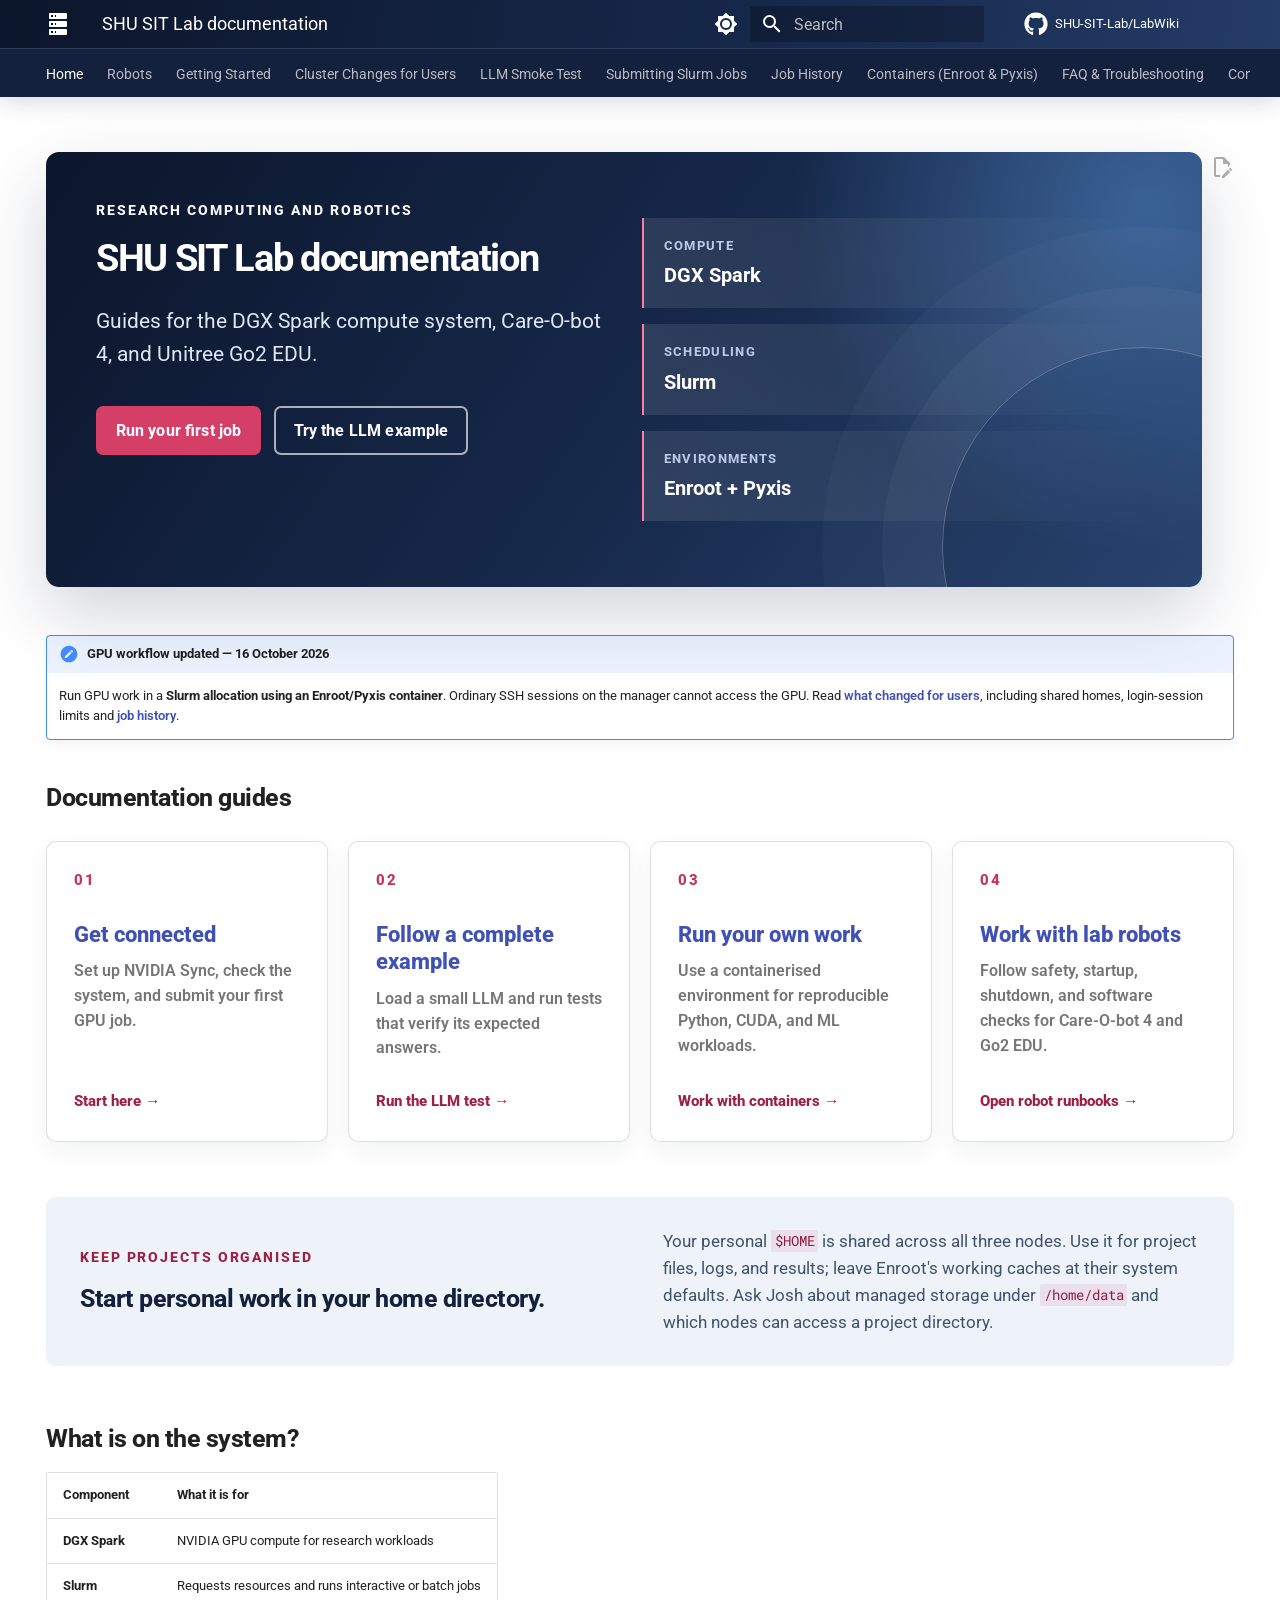
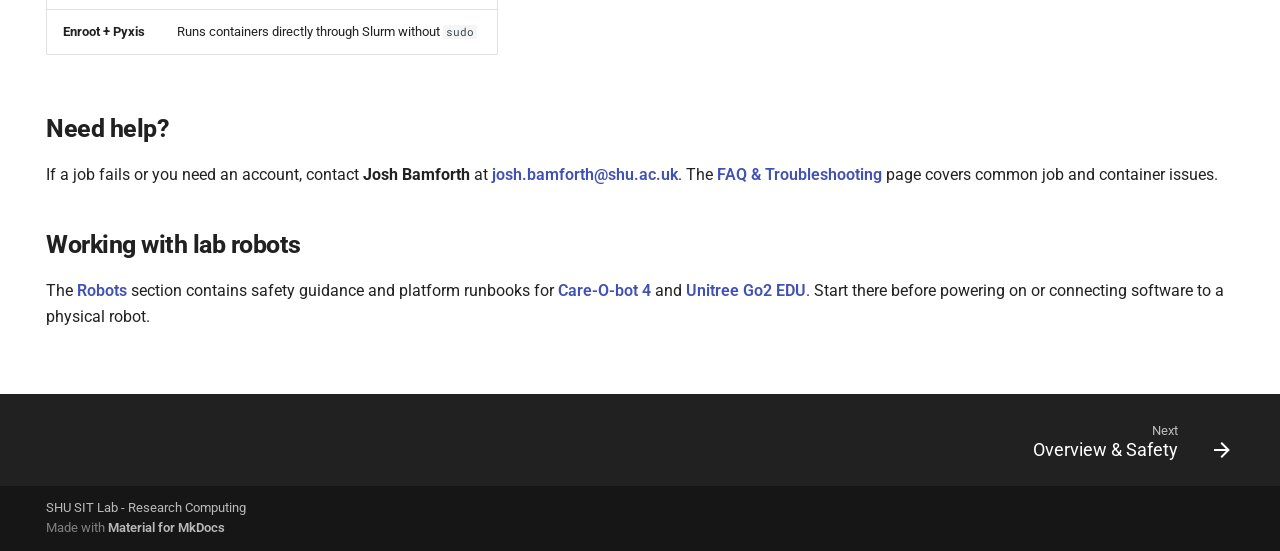
<file: index.html>
<!doctype html>
<html lang="en" class="no-js">
  <head>
    
      <meta charset="utf-8">
      <meta name="viewport" content="width=device-width,initial-scale=1">
      
        <meta name="description" content="Documentation for SHU SIT Lab research computing and robots">
      
      
      
        <link rel="canonical" href="https://SHU-SIT-Lab.github.io/LabWiki/">
      
      
      
        <link rel="next" href="robots/">
      
      
        
      
      
      <link rel="icon" href="assets/images/favicon.png">
      <meta name="generator" content="mkdocs-1.6.1, mkdocs-material-9.8.2">
    
    
      
        <title>SHU SIT Lab documentation - LabWiki</title>
      
    
    
      <link rel="stylesheet" href="assets/stylesheets/main.57a0d79d.min.css">
      
        
        <link rel="stylesheet" href="assets/stylesheets/palette.fb2fffe2.min.css">
      
      


    
    
      
    
    
      
        
        
        <link rel="preconnect" href="https://fonts.gstatic.com" crossorigin>
        <link rel="stylesheet" href="https://fonts.googleapis.com/css?family=Roboto:300,300i,400,400i,700,700i%7CRoboto+Mono:400,400i,700,700i&display=fallback">
        <style>:root{--md-text-font:"Roboto";--md-code-font:"Roboto Mono"}</style>
      
    
    
      <link rel="stylesheet" href="stylesheets/extra.css">
    
    <script>__md_scope=new URL(".",location),__md_hash=e=>[...e].reduce(((e,_)=>(e<<5)-e+_.charCodeAt(0)),0),__md_get=(e,_=localStorage,t=__md_scope)=>JSON.parse(_.getItem(t.pathname+"."+e)),__md_set=(e,_,t=localStorage,a=__md_scope)=>{try{t.setItem(a.pathname+"."+e,JSON.stringify(_))}catch(e){}}</script>
    
      

    
    
  </head>
  
  
    
    
      
    
    
    
    
    <body dir="ltr" data-md-color-scheme="default" data-md-color-primary="indigo" data-md-color-accent="indigo">
  
    
    <input class="md-toggle" data-md-toggle="drawer" type="checkbox" id="__drawer" autocomplete="off">
    <input class="md-toggle" data-md-toggle="search" type="checkbox" id="__search" autocomplete="off">
    <label class="md-overlay" for="__drawer"></label>
    <div data-md-component="skip">
      
        
        <a href="#documentation-guides" class="md-skip">
          Skip to content
        </a>
      
    </div>
    <div data-md-component="announce">
      
    </div>
    
    
      

  

<header class="md-header md-header--shadow md-header--lifted" data-md-component="header">
  <nav class="md-header__inner md-grid" aria-label="Header">
    <a href="." title="LabWiki" class="md-header__button md-logo" aria-label="LabWiki" data-md-component="logo">
      
  
  <svg xmlns="http://www.w3.org/2000/svg" viewBox="0 0 24 24"><path d="M4 1h16a1 1 0 0 1 1 1v4a1 1 0 0 1-1 1H4a1 1 0 0 1-1-1V2a1 1 0 0 1 1-1m0 8h16a1 1 0 0 1 1 1v4a1 1 0 0 1-1 1H4a1 1 0 0 1-1-1v-4a1 1 0 0 1 1-1m0 8h16a1 1 0 0 1 1 1v4a1 1 0 0 1-1 1H4a1 1 0 0 1-1-1v-4a1 1 0 0 1 1-1M9 5h1V3H9zm0 8h1v-2H9zm0 8h1v-2H9zM5 3v2h2V3zm0 8v2h2v-2zm0 8v2h2v-2z"/></svg>

    </a>
    <label class="md-header__button md-icon" for="__drawer">
      
      <svg xmlns="http://www.w3.org/2000/svg" viewBox="0 0 24 24"><path d="M3 6h18v2H3zm0 5h18v2H3zm0 5h18v2H3z"/></svg>
    </label>
    <div class="md-header__title" data-md-component="header-title">
      <div class="md-header__ellipsis">
        <div class="md-header__topic">
          <span class="md-ellipsis">
            LabWiki
          </span>
        </div>
        <div class="md-header__topic" data-md-component="header-topic">
          <span class="md-ellipsis">
            
              SHU SIT Lab documentation
            
          </span>
        </div>
      </div>
    </div>
    
      
        <form class="md-header__option" data-md-component="palette">
  
    
    
    
    <input class="md-option" data-md-color-media="" data-md-color-scheme="default" data-md-color-primary="indigo" data-md-color-accent="indigo"  aria-label="Switch to dark mode"  type="radio" name="__palette" id="__palette_0">
    
      <label class="md-header__button md-icon" title="Switch to dark mode" for="__palette_1" hidden>
        <svg xmlns="http://www.w3.org/2000/svg" viewBox="0 0 24 24"><path d="M12 8a4 4 0 0 0-4 4 4 4 0 0 0 4 4 4 4 0 0 0 4-4 4 4 0 0 0-4-4m0 10a6 6 0 0 1-6-6 6 6 0 0 1 6-6 6 6 0 0 1 6 6 6 6 0 0 1-6 6m8-9.31V4h-4.69L12 .69 8.69 4H4v4.69L.69 12 4 15.31V20h4.69L12 23.31 15.31 20H20v-4.69L23.31 12z"/></svg>
      </label>
    
  
    
    
    
    <input class="md-option" data-md-color-media="" data-md-color-scheme="slate" data-md-color-primary="indigo" data-md-color-accent="indigo"  aria-label="Switch to light mode"  type="radio" name="__palette" id="__palette_1">
    
      <label class="md-header__button md-icon" title="Switch to light mode" for="__palette_0" hidden>
        <svg xmlns="http://www.w3.org/2000/svg" viewBox="0 0 24 24"><path d="M12 18c-.89 0-1.74-.2-2.5-.55C11.56 16.5 13 14.42 13 12s-1.44-4.5-3.5-5.45C10.26 6.2 11.11 6 12 6a6 6 0 0 1 6 6 6 6 0 0 1-6 6m8-9.31V4h-4.69L12 .69 8.69 4H4v4.69L.69 12 4 15.31V20h4.69L12 23.31 15.31 20H20v-4.69L23.31 12z"/></svg>
      </label>
    
  
</form>
      
    
    
      <script>var palette=__md_get("__palette");if(palette&&palette.color){if("(prefers-color-scheme)"===palette.color.media){var media=matchMedia("(prefers-color-scheme: light)"),input=document.querySelector(media.matches?"[data-md-color-media='(prefers-color-scheme: light)']":"[data-md-color-media='(prefers-color-scheme: dark)']");palette.color.media=input.getAttribute("data-md-color-media"),palette.color.scheme=input.getAttribute("data-md-color-scheme"),palette.color.primary=input.getAttribute("data-md-color-primary"),palette.color.accent=input.getAttribute("data-md-color-accent")}for(var[key,value]of Object.entries(palette.color))document.body.setAttribute("data-md-color-"+key,value)}</script>
    
    
    
      
      
        <label class="md-header__button md-icon" for="__search">
          
          <svg xmlns="http://www.w3.org/2000/svg" viewBox="0 0 24 24"><path d="M9.5 3A6.5 6.5 0 0 1 16 9.5c0 1.61-.59 3.09-1.56 4.23l.27.27h.79l5 5-1.5 1.5-5-5v-.79l-.27-.27A6.52 6.52 0 0 1 9.5 16 6.5 6.5 0 0 1 3 9.5 6.5 6.5 0 0 1 9.5 3m0 2C7 5 5 7 5 9.5S7 14 9.5 14 14 12 14 9.5 12 5 9.5 5"/></svg>
        </label>
        <div class="md-search" data-md-component="search" role="dialog">
  <label class="md-search__overlay" for="__search"></label>
  <div class="md-search__inner" role="search">
    <form class="md-search__form" name="search">
      <input type="text" class="md-search__input" name="query" aria-label="Search" placeholder="Search" autocapitalize="off" autocorrect="off" autocomplete="off" spellcheck="false" data-md-component="search-query" required>
      <label class="md-search__icon md-icon" for="__search">
        
        <svg xmlns="http://www.w3.org/2000/svg" viewBox="0 0 24 24"><path d="M9.5 3A6.5 6.5 0 0 1 16 9.5c0 1.61-.59 3.09-1.56 4.23l.27.27h.79l5 5-1.5 1.5-5-5v-.79l-.27-.27A6.52 6.52 0 0 1 9.5 16 6.5 6.5 0 0 1 3 9.5 6.5 6.5 0 0 1 9.5 3m0 2C7 5 5 7 5 9.5S7 14 9.5 14 14 12 14 9.5 12 5 9.5 5"/></svg>
        
        <svg xmlns="http://www.w3.org/2000/svg" viewBox="0 0 24 24"><path d="M20 11v2H8l5.5 5.5-1.42 1.42L4.16 12l7.92-7.92L13.5 5.5 8 11z"/></svg>
      </label>
      <nav class="md-search__options" aria-label="Search">
        
        <button type="reset" class="md-search__icon md-icon" title="Clear" aria-label="Clear" tabindex="-1">
          
          <svg xmlns="http://www.w3.org/2000/svg" viewBox="0 0 24 24"><path d="M19 6.41 17.59 5 12 10.59 6.41 5 5 6.41 10.59 12 5 17.59 6.41 19 12 13.41 17.59 19 19 17.59 13.41 12z"/></svg>
        </button>
      </nav>
      
        <div class="md-search__suggest" data-md-component="search-suggest"></div>
      
    </form>
    <div class="md-search__output">
      <div class="md-search__scrollwrap" tabindex="0" data-md-scrollfix>
        <div class="md-search-result" data-md-component="search-result">
          <div class="md-search-result__meta">
            Initializing search
          </div>
          <ol class="md-search-result__list" role="presentation"></ol>
        </div>
      </div>
    </div>
  </div>
</div>
      
    
    
      <div class="md-header__source">
        <a href="https://github.com/SHU-SIT-Lab/LabWiki" title="Go to repository" class="md-source" data-md-component="source">
  <div class="md-source__icon md-icon">
    
    <svg xmlns="http://www.w3.org/2000/svg" viewBox="0 0 512 512"><!--! Font Awesome Free 7.1.0 by @fontawesome - https://fontawesome.com License - https://fontawesome.com/license/free (Icons: CC BY 4.0, Fonts: SIL OFL 1.1, Code: MIT License) Copyright 2025 Fonticons, Inc.--><path d="M173.9 397.4c0 2-2.3 3.6-5.2 3.6-3.3.3-5.6-1.3-5.6-3.6 0-2 2.3-3.6 5.2-3.6 3-.3 5.6 1.3 5.6 3.6m-31.1-4.5c-.7 2 1.3 4.3 4.3 4.9 2.6 1 5.6 0 6.2-2s-1.3-4.3-4.3-5.2c-2.6-.7-5.5.3-6.2 2.3m44.2-1.7c-2.9.7-4.9 2.6-4.6 4.9.3 2 2.9 3.3 5.9 2.6 2.9-.7 4.9-2.6 4.6-4.6-.3-1.9-3-3.2-5.9-2.9M252.8 8C114.1 8 8 113.3 8 252c0 110.9 69.8 205.8 169.5 239.2 12.8 2.3 17.3-5.6 17.3-12.1 0-6.2-.3-40.4-.3-61.4 0 0-70 15-84.7-29.8 0 0-11.4-29.1-27.8-36.6 0 0-22.9-15.7 1.6-15.4 0 0 24.9 2 38.6 25.8 21.9 38.6 58.6 27.5 72.9 20.9 2.3-16 8.8-27.1 16-33.7-55.9-6.2-112.3-14.3-112.3-110.5 0-27.5 7.6-41.3 23.6-58.9-2.6-6.5-11.1-33.3 2.6-67.9 20.9-6.5 69 27 69 27 20-5.6 41.5-8.5 62.8-8.5s42.8 2.9 62.8 8.5c0 0 48.1-33.6 69-27 13.7 34.7 5.2 61.4 2.6 67.9 16 17.7 25.8 31.5 25.8 58.9 0 96.5-58.9 104.2-114.8 110.5 9.2 7.9 17 22.9 17 46.4 0 33.7-.3 75.4-.3 83.6 0 6.5 4.6 14.4 17.3 12.1C436.2 457.8 504 362.9 504 252 504 113.3 391.5 8 252.8 8M105.2 352.9c-1.3 1-1 3.3.7 5.2 1.6 1.6 3.9 2.3 5.2 1 1.3-1 1-3.3-.7-5.2-1.6-1.6-3.9-2.3-5.2-1m-10.8-8.1c-.7 1.3.3 2.9 2.3 3.9 1.6 1 3.6.7 4.3-.7.7-1.3-.3-2.9-2.3-3.9-2-.6-3.6-.3-4.3.7m32.4 35.6c-1.6 1.3-1 4.3 1.3 6.2 2.3 2.3 5.2 2.6 6.5 1 1.3-1.3.7-4.3-1.3-6.2-2.2-2.3-5.2-2.6-6.5-1m-11.4-14.7c-1.6 1-1.6 3.6 0 5.9s4.3 3.3 5.6 2.3c1.6-1.3 1.6-3.9 0-6.2-1.4-2.3-4-3.3-5.6-2"/></svg>
  </div>
  <div class="md-source__repository">
    SHU-SIT-Lab/LabWiki
  </div>
</a>
      </div>
    
  </nav>
  
    
      
<nav class="md-tabs" aria-label="Tabs" data-md-component="tabs">
  <div class="md-grid">
    <ul class="md-tabs__list">
      
        
  
  
  
    
  
  
    <li class="md-tabs__item md-tabs__item--active">
      <a href="." class="md-tabs__link">
        
  
  
    
  
  Home

      </a>
    </li>
  

      
        
  
  
  
  
    
    
      <li class="md-tabs__item">
        <a href="robots/" class="md-tabs__link">
          
  
  
  Robots

        </a>
      </li>
    
  

      
        
  
  
  
  
    <li class="md-tabs__item">
      <a href="getting-started/" class="md-tabs__link">
        
  
  
    
  
  Getting Started

      </a>
    </li>
  

      
        
  
  
  
  
    <li class="md-tabs__item">
      <a href="cluster-updates/" class="md-tabs__link">
        
  
  
    
  
  Cluster Changes for Users

      </a>
    </li>
  

      
        
  
  
  
  
    <li class="md-tabs__item">
      <a href="llm-smoke-test/" class="md-tabs__link">
        
  
  
    
  
  LLM Smoke Test

      </a>
    </li>
  

      
        
  
  
  
  
    <li class="md-tabs__item">
      <a href="slurm-jobs/" class="md-tabs__link">
        
  
  
    
  
  Submitting Slurm Jobs

      </a>
    </li>
  

      
        
  
  
  
  
    <li class="md-tabs__item">
      <a href="job-history/" class="md-tabs__link">
        
  
  
    
  
  Job History

      </a>
    </li>
  

      
        
  
  
  
  
    <li class="md-tabs__item">
      <a href="containers/" class="md-tabs__link">
        
  
  
    
  
  Containers (Enroot & Pyxis)

      </a>
    </li>
  

      
        
  
  
  
  
    <li class="md-tabs__item">
      <a href="faq/" class="md-tabs__link">
        
  
  
    
  
  FAQ & Troubleshooting

      </a>
    </li>
  

      
        
  
  
  
  
    <li class="md-tabs__item">
      <a href="contributing/" class="md-tabs__link">
        
  
  
    
  
  Contributing to These Docs

      </a>
    </li>
  

      
    </ul>
  </div>
</nav>
    
  
</header>
    
    <div class="md-container" data-md-component="container">
      
      
        
      
      <main class="md-main" data-md-component="main">
        <div class="md-main__inner md-grid">
          
            
              
                
              
              <div class="md-sidebar md-sidebar--primary" data-md-component="sidebar" data-md-type="navigation" hidden>
                <div class="md-sidebar__scrollwrap">
                  <div class="md-sidebar__inner">
                    


  


<nav class="md-nav md-nav--primary md-nav--lifted" aria-label="Navigation" data-md-level="0">
  <label class="md-nav__title" for="__drawer">
    <a href="." title="LabWiki" class="md-nav__button md-logo" aria-label="LabWiki" data-md-component="logo">
      
  
  <svg xmlns="http://www.w3.org/2000/svg" viewBox="0 0 24 24"><path d="M4 1h16a1 1 0 0 1 1 1v4a1 1 0 0 1-1 1H4a1 1 0 0 1-1-1V2a1 1 0 0 1 1-1m0 8h16a1 1 0 0 1 1 1v4a1 1 0 0 1-1 1H4a1 1 0 0 1-1-1v-4a1 1 0 0 1 1-1m0 8h16a1 1 0 0 1 1 1v4a1 1 0 0 1-1 1H4a1 1 0 0 1-1-1v-4a1 1 0 0 1 1-1M9 5h1V3H9zm0 8h1v-2H9zm0 8h1v-2H9zM5 3v2h2V3zm0 8v2h2v-2zm0 8v2h2v-2z"/></svg>

    </a>
    LabWiki
  </label>
  
    <div class="md-nav__source">
      <a href="https://github.com/SHU-SIT-Lab/LabWiki" title="Go to repository" class="md-source" data-md-component="source">
  <div class="md-source__icon md-icon">
    
    <svg xmlns="http://www.w3.org/2000/svg" viewBox="0 0 512 512"><!--! Font Awesome Free 7.1.0 by @fontawesome - https://fontawesome.com License - https://fontawesome.com/license/free (Icons: CC BY 4.0, Fonts: SIL OFL 1.1, Code: MIT License) Copyright 2025 Fonticons, Inc.--><path d="M173.9 397.4c0 2-2.3 3.6-5.2 3.6-3.3.3-5.6-1.3-5.6-3.6 0-2 2.3-3.6 5.2-3.6 3-.3 5.6 1.3 5.6 3.6m-31.1-4.5c-.7 2 1.3 4.3 4.3 4.9 2.6 1 5.6 0 6.2-2s-1.3-4.3-4.3-5.2c-2.6-.7-5.5.3-6.2 2.3m44.2-1.7c-2.9.7-4.9 2.6-4.6 4.9.3 2 2.9 3.3 5.9 2.6 2.9-.7 4.9-2.6 4.6-4.6-.3-1.9-3-3.2-5.9-2.9M252.8 8C114.1 8 8 113.3 8 252c0 110.9 69.8 205.8 169.5 239.2 12.8 2.3 17.3-5.6 17.3-12.1 0-6.2-.3-40.4-.3-61.4 0 0-70 15-84.7-29.8 0 0-11.4-29.1-27.8-36.6 0 0-22.9-15.7 1.6-15.4 0 0 24.9 2 38.6 25.8 21.9 38.6 58.6 27.5 72.9 20.9 2.3-16 8.8-27.1 16-33.7-55.9-6.2-112.3-14.3-112.3-110.5 0-27.5 7.6-41.3 23.6-58.9-2.6-6.5-11.1-33.3 2.6-67.9 20.9-6.5 69 27 69 27 20-5.6 41.5-8.5 62.8-8.5s42.8 2.9 62.8 8.5c0 0 48.1-33.6 69-27 13.7 34.7 5.2 61.4 2.6 67.9 16 17.7 25.8 31.5 25.8 58.9 0 96.5-58.9 104.2-114.8 110.5 9.2 7.9 17 22.9 17 46.4 0 33.7-.3 75.4-.3 83.6 0 6.5 4.6 14.4 17.3 12.1C436.2 457.8 504 362.9 504 252 504 113.3 391.5 8 252.8 8M105.2 352.9c-1.3 1-1 3.3.7 5.2 1.6 1.6 3.9 2.3 5.2 1 1.3-1 1-3.3-.7-5.2-1.6-1.6-3.9-2.3-5.2-1m-10.8-8.1c-.7 1.3.3 2.9 2.3 3.9 1.6 1 3.6.7 4.3-.7.7-1.3-.3-2.9-2.3-3.9-2-.6-3.6-.3-4.3.7m32.4 35.6c-1.6 1.3-1 4.3 1.3 6.2 2.3 2.3 5.2 2.6 6.5 1 1.3-1.3.7-4.3-1.3-6.2-2.2-2.3-5.2-2.6-6.5-1m-11.4-14.7c-1.6 1-1.6 3.6 0 5.9s4.3 3.3 5.6 2.3c1.6-1.3 1.6-3.9 0-6.2-1.4-2.3-4-3.3-5.6-2"/></svg>
  </div>
  <div class="md-source__repository">
    SHU-SIT-Lab/LabWiki
  </div>
</a>
    </div>
  
  <ul class="md-nav__list" data-md-scrollfix>
    
      
      
  
  
    
  
  
  
    <li class="md-nav__item md-nav__item--active">
      
      <input class="md-nav__toggle md-toggle" type="checkbox" id="__toc">
      
      
      
        <label class="md-nav__link md-nav__link--active" for="__toc">
          
  
  
  <span class="md-ellipsis">
    
  
    Home
  

    
  </span>
  
  

          <span class="md-nav__icon md-icon"></span>
        </label>
      
      <a href="." class="md-nav__link md-nav__link--active">
        
  
  
  <span class="md-ellipsis">
    
  
    Home
  

    
  </span>
  
  

      </a>
      
        

<nav class="md-nav md-nav--secondary" aria-label="Table of contents">
  
  
  
  
    <label class="md-nav__title" for="__toc">
      <span class="md-nav__icon md-icon"></span>
      Table of contents
    </label>
    <ul class="md-nav__list" data-md-component="toc" data-md-scrollfix>
      
        <li class="md-nav__item">
  <a href="#documentation-guides" class="md-nav__link">
    <span class="md-ellipsis">
      
        Documentation guides
      
    </span>
  </a>
  
</li>
      
        <li class="md-nav__item">
  <a href="#what-is-on-the-system" class="md-nav__link">
    <span class="md-ellipsis">
      
        What is on the system?
      
    </span>
  </a>
  
</li>
      
        <li class="md-nav__item">
  <a href="#need-help" class="md-nav__link">
    <span class="md-ellipsis">
      
        Need help?
      
    </span>
  </a>
  
</li>
      
        <li class="md-nav__item">
  <a href="#working-with-lab-robots" class="md-nav__link">
    <span class="md-ellipsis">
      
        Working with lab robots
      
    </span>
  </a>
  
</li>
      
    </ul>
  
</nav>
      
    </li>
  

    
      
      
  
  
  
  
    
    
    
    
      
      
        
      
    
    
    <li class="md-nav__item md-nav__item--nested">
      
        
        
        <input class="md-nav__toggle md-toggle " type="checkbox" id="__nav_2" >
        
          
          <label class="md-nav__link" for="__nav_2" id="__nav_2_label" tabindex="0">
            
  
  
  <span class="md-ellipsis">
    
  
    Robots
  

    
  </span>
  
  

            <span class="md-nav__icon md-icon"></span>
          </label>
        
        <nav class="md-nav" data-md-level="1" aria-labelledby="__nav_2_label" aria-expanded="false">
          <label class="md-nav__title" for="__nav_2">
            <span class="md-nav__icon md-icon"></span>
            
  
    Robots
  

          </label>
          <ul class="md-nav__list" data-md-scrollfix>
            
              
                
  
  
  
  
    <li class="md-nav__item">
      <a href="robots/" class="md-nav__link">
        
  
  
  <span class="md-ellipsis">
    
  
    Overview & Safety
  

    
  </span>
  
  

      </a>
    </li>
  

              
            
              
                
  
  
  
  
    <li class="md-nav__item">
      <a href="robots/care-o-bot-4/" class="md-nav__link">
        
  
  
  <span class="md-ellipsis">
    
  
    Care-O-bot 4
  

    
  </span>
  
  

      </a>
    </li>
  

              
            
              
                
  
  
  
  
    <li class="md-nav__item">
      <a href="robots/go2-edu/" class="md-nav__link">
        
  
  
  <span class="md-ellipsis">
    
  
    Unitree Go2 EDU
  

    
  </span>
  
  

      </a>
    </li>
  

              
            
          </ul>
        </nav>
      
    </li>
  

    
      
      
  
  
  
  
    <li class="md-nav__item">
      <a href="getting-started/" class="md-nav__link">
        
  
  
  <span class="md-ellipsis">
    
  
    Getting Started
  

    
  </span>
  
  

      </a>
    </li>
  

    
      
      
  
  
  
  
    <li class="md-nav__item">
      <a href="cluster-updates/" class="md-nav__link">
        
  
  
  <span class="md-ellipsis">
    
  
    Cluster Changes for Users
  

    
  </span>
  
  

      </a>
    </li>
  

    
      
      
  
  
  
  
    <li class="md-nav__item">
      <a href="llm-smoke-test/" class="md-nav__link">
        
  
  
  <span class="md-ellipsis">
    
  
    LLM Smoke Test
  

    
  </span>
  
  

      </a>
    </li>
  

    
      
      
  
  
  
  
    <li class="md-nav__item">
      <a href="slurm-jobs/" class="md-nav__link">
        
  
  
  <span class="md-ellipsis">
    
  
    Submitting Slurm Jobs
  

    
  </span>
  
  

      </a>
    </li>
  

    
      
      
  
  
  
  
    <li class="md-nav__item">
      <a href="job-history/" class="md-nav__link">
        
  
  
  <span class="md-ellipsis">
    
  
    Job History
  

    
  </span>
  
  

      </a>
    </li>
  

    
      
      
  
  
  
  
    <li class="md-nav__item">
      <a href="containers/" class="md-nav__link">
        
  
  
  <span class="md-ellipsis">
    
  
    Containers (Enroot & Pyxis)
  

    
  </span>
  
  

      </a>
    </li>
  

    
      
      
  
  
  
  
    <li class="md-nav__item">
      <a href="faq/" class="md-nav__link">
        
  
  
  <span class="md-ellipsis">
    
  
    FAQ & Troubleshooting
  

    
  </span>
  
  

      </a>
    </li>
  

    
      
      
  
  
  
  
    <li class="md-nav__item">
      <a href="contributing/" class="md-nav__link">
        
  
  
  <span class="md-ellipsis">
    
  
    Contributing to These Docs
  

    
  </span>
  
  

      </a>
    </li>
  

    
  </ul>
</nav>
                  </div>
                </div>
              </div>
            
            
              
                
              
              <div class="md-sidebar md-sidebar--secondary" data-md-component="sidebar" data-md-type="toc" hidden>
                <div class="md-sidebar__scrollwrap">
                  <div class="md-sidebar__inner">
                    

<nav class="md-nav md-nav--secondary" aria-label="Table of contents">
  
  
  
  
    <label class="md-nav__title" for="__toc">
      <span class="md-nav__icon md-icon"></span>
      Table of contents
    </label>
    <ul class="md-nav__list" data-md-component="toc" data-md-scrollfix>
      
        <li class="md-nav__item">
  <a href="#documentation-guides" class="md-nav__link">
    <span class="md-ellipsis">
      
        Documentation guides
      
    </span>
  </a>
  
</li>
      
        <li class="md-nav__item">
  <a href="#what-is-on-the-system" class="md-nav__link">
    <span class="md-ellipsis">
      
        What is on the system?
      
    </span>
  </a>
  
</li>
      
        <li class="md-nav__item">
  <a href="#need-help" class="md-nav__link">
    <span class="md-ellipsis">
      
        Need help?
      
    </span>
  </a>
  
</li>
      
        <li class="md-nav__item">
  <a href="#working-with-lab-robots" class="md-nav__link">
    <span class="md-ellipsis">
      
        Working with lab robots
      
    </span>
  </a>
  
</li>
      
    </ul>
  
</nav>
                  </div>
                </div>
              </div>
            
          
          
            <div class="md-content" data-md-component="content">
              
              <article class="md-content__inner md-typeset">
                
                  
  



  
    <a href="https://github.com/SHU-SIT-Lab/LabWiki/edit/main/docs/index.md" title="Edit this page" class="md-content__button md-icon" rel="edit">
      
      <svg xmlns="http://www.w3.org/2000/svg" viewBox="0 0 24 24"><path d="M10 20H6V4h7v5h5v3.1l2-2V8l-6-6H6c-1.1 0-2 .9-2 2v16c0 1.1.9 2 2 2h4zm10.2-7c.1 0 .3.1.4.2l1.3 1.3c.2.2.2.6 0 .8l-1 1-2.1-2.1 1-1c.1-.1.2-.2.4-.2m0 3.9L14.1 23H12v-2.1l6.1-6.1z"/></svg>
    </a>
  
  


<div class="landing-hero">
  <div class="landing-hero__content">
    <p class="eyebrow">RESEARCH COMPUTING AND ROBOTICS</p>
    <h1>SHU SIT Lab documentation</h1>
    <p class="landing-lede">Guides for the DGX Spark compute system, Care-O-bot 4, and Unitree Go2 EDU.</p>
    <p class="hero-actions">
      <a class="md-button md-button--primary" href="getting-started/">Run your first job</a>
      <a class="md-button" href="llm-smoke-test/">Try the LLM example</a>
    </p>
  </div>
  <dl class="hero-facts">
    <div>
      <dt>Compute</dt>
      <dd>DGX Spark</dd>
    </div>
    <div>
      <dt>Scheduling</dt>
      <dd>Slurm</dd>
    </div>
    <div>
      <dt>Environments</dt>
      <dd>Enroot + Pyxis</dd>
    </div>
  </dl>
</div>

<div class="admonition important">
<p class="admonition-title">GPU workflow updated — 16 October 2026</p>
<p>Run GPU work in a <strong>Slurm allocation using an Enroot/Pyxis container</strong>.
Ordinary SSH sessions on the manager cannot access the GPU. Read
<a href="cluster-updates/">what changed for users</a>, including shared homes,
login-session limits and <a href="job-history/">job history</a>.</p>
</div>
<h2 id="documentation-guides">Documentation guides<a class="headerlink" href="#documentation-guides" title="Permanent link">&para;</a></h2>
<div class="journey-grid">
  <a class="journey-card" href="getting-started/">
    <span class="journey-card__number">01</span>
    <span class="journey-card__title">Get connected</span>
    <span class="journey-card__body">Set up NVIDIA Sync, check the system, and submit your first GPU job.</span>
    <span class="journey-card__link">Start here &rarr;</span>
  </a>
  <a class="journey-card" href="llm-smoke-test/">
    <span class="journey-card__number">02</span>
    <span class="journey-card__title">Follow a complete example</span>
    <span class="journey-card__body">Load a small LLM and run tests that verify its expected answers.</span>
    <span class="journey-card__link">Run the LLM test &rarr;</span>
  </a>
  <a class="journey-card" href="containers/">
    <span class="journey-card__number">03</span>
    <span class="journey-card__title">Run your own work</span>
    <span class="journey-card__body">Use a containerised environment for reproducible Python, CUDA, and ML workloads.</span>
    <span class="journey-card__link">Work with containers &rarr;</span>
  </a>
  <a class="journey-card" href="robots/">
    <span class="journey-card__number">04</span>
    <span class="journey-card__title">Work with lab robots</span>
    <span class="journey-card__body">Follow safety, startup, shutdown, and software checks for Care-O-bot 4 and Go2 EDU.</span>
    <span class="journey-card__link">Open robot runbooks &rarr;</span>
  </a>
</div>

<div class="storage-callout">
  <div>
    <p class="eyebrow">KEEP PROJECTS ORGANISED</p>
    <h2>Start personal work in your home directory.</h2>
  </div>
  <p>Your personal <code>$HOME</code> is shared across all three nodes. Use it for project files, logs, and results; leave Enroot's working caches at their system defaults. Ask Josh about managed storage under <code>/home/data</code> and which nodes can access a project directory.</p>
</div>

<h2 id="what-is-on-the-system">What is on the system?<a class="headerlink" href="#what-is-on-the-system" title="Permanent link">&para;</a></h2>
<table>
<thead>
<tr>
<th>Component</th>
<th>What it is for</th>
</tr>
</thead>
<tbody>
<tr>
<td><strong>DGX Spark</strong></td>
<td>NVIDIA GPU compute for research workloads</td>
</tr>
<tr>
<td><strong>Slurm</strong></td>
<td>Requests resources and runs interactive or batch jobs</td>
</tr>
<tr>
<td><strong>Enroot + Pyxis</strong></td>
<td>Runs containers directly through Slurm without <code>sudo</code></td>
</tr>
</tbody>
</table>
<h2 id="need-help">Need help?<a class="headerlink" href="#need-help" title="Permanent link">&para;</a></h2>
<p>If a job fails or you need an account, contact <strong>Josh Bamforth</strong> at
<a href="mailto:josh.bamforth@shu.ac.uk">josh.bamforth@shu.ac.uk</a>. The
<a href="faq/">FAQ &amp; Troubleshooting</a> page covers common job and container issues.</p>
<h2 id="working-with-lab-robots">Working with lab robots<a class="headerlink" href="#working-with-lab-robots" title="Permanent link">&para;</a></h2>
<p>The <a href="robots/">Robots</a> section contains safety guidance and platform
runbooks for <a href="robots/care-o-bot-4/">Care-O-bot 4</a> and
<a href="robots/go2-edu/">Unitree Go2 EDU</a>. Start there before powering on or
connecting software to a physical robot.</p>







  
  




  



                
              </article>
            </div>
          
          
<script>var target=document.getElementById(location.hash.slice(1));target&&target.name&&(target.checked=target.name.startsWith("__tabbed_"))</script>
        </div>
        
          <button type="button" class="md-top md-icon" data-md-component="top" hidden>
  
  <svg xmlns="http://www.w3.org/2000/svg" viewBox="0 0 24 24"><path d="M13 20h-2V8l-5.5 5.5-1.42-1.42L12 4.16l7.92 7.92-1.42 1.42L13 8z"/></svg>
  Back to top
</button>
        
      </main>
      
        <footer class="md-footer">
  
    
      
        
      
      <nav class="md-footer__inner md-grid" aria-label="Footer" >
        
        
          
          <a href="robots/" class="md-footer__link md-footer__link--next" aria-label="Next: Overview &amp; Safety">
            <div class="md-footer__title">
              <span class="md-footer__direction">
                Next
              </span>
              <div class="md-ellipsis">
                Overview & Safety
              </div>
            </div>
            <div class="md-footer__button md-icon">
              
              <svg xmlns="http://www.w3.org/2000/svg" viewBox="0 0 24 24"><path d="M4 11v2h12l-5.5 5.5 1.42 1.42L19.84 12l-7.92-7.92L10.5 5.5 16 11z"/></svg>
            </div>
          </a>
        
      </nav>
    
  
  <div class="md-footer-meta md-typeset">
    <div class="md-footer-meta__inner md-grid">
      <div class="md-copyright">
  
    <div class="md-copyright__highlight">
      SHU SIT Lab - Research Computing
    </div>
  
  
    Made with
    <a href="https://squidfunk.github.io/mkdocs-material/" target="_blank" rel="noopener">
      Material for MkDocs
    </a>
  
</div>
      
    </div>
  </div>
</footer>
      
    </div>
    <div class="md-dialog" data-md-component="dialog">
      <div class="md-dialog__inner md-typeset"></div>
    </div>
    
    
    
      
      
      <script id="__config" type="application/json">{"annotate": null, "base": ".", "features": ["navigation.instant", "navigation.tabs", "navigation.tabs.sticky", "navigation.sections", "navigation.top", "navigation.footer", "content.code.copy", "content.action.edit", "search.suggest", "search.highlight"], "search": "assets/javascripts/workers/search.a7633da7.min.js", "tags": null, "translations": {"clipboard.copied": "Copied to clipboard", "clipboard.copy": "Copy to clipboard", "search.result.more.one": "1 more on this page", "search.result.more.other": "# more on this page", "search.result.none": "No matching documents", "search.result.one": "1 matching document", "search.result.other": "# matching documents", "search.result.placeholder": "Type to start searching", "search.result.term.missing": "Missing", "select.version": "Select version"}, "version": null}</script>
    
    
      <script src="assets/javascripts/bundle.a5f9d56c.min.js"></script>
      
    
  </body>
</html>
</file>
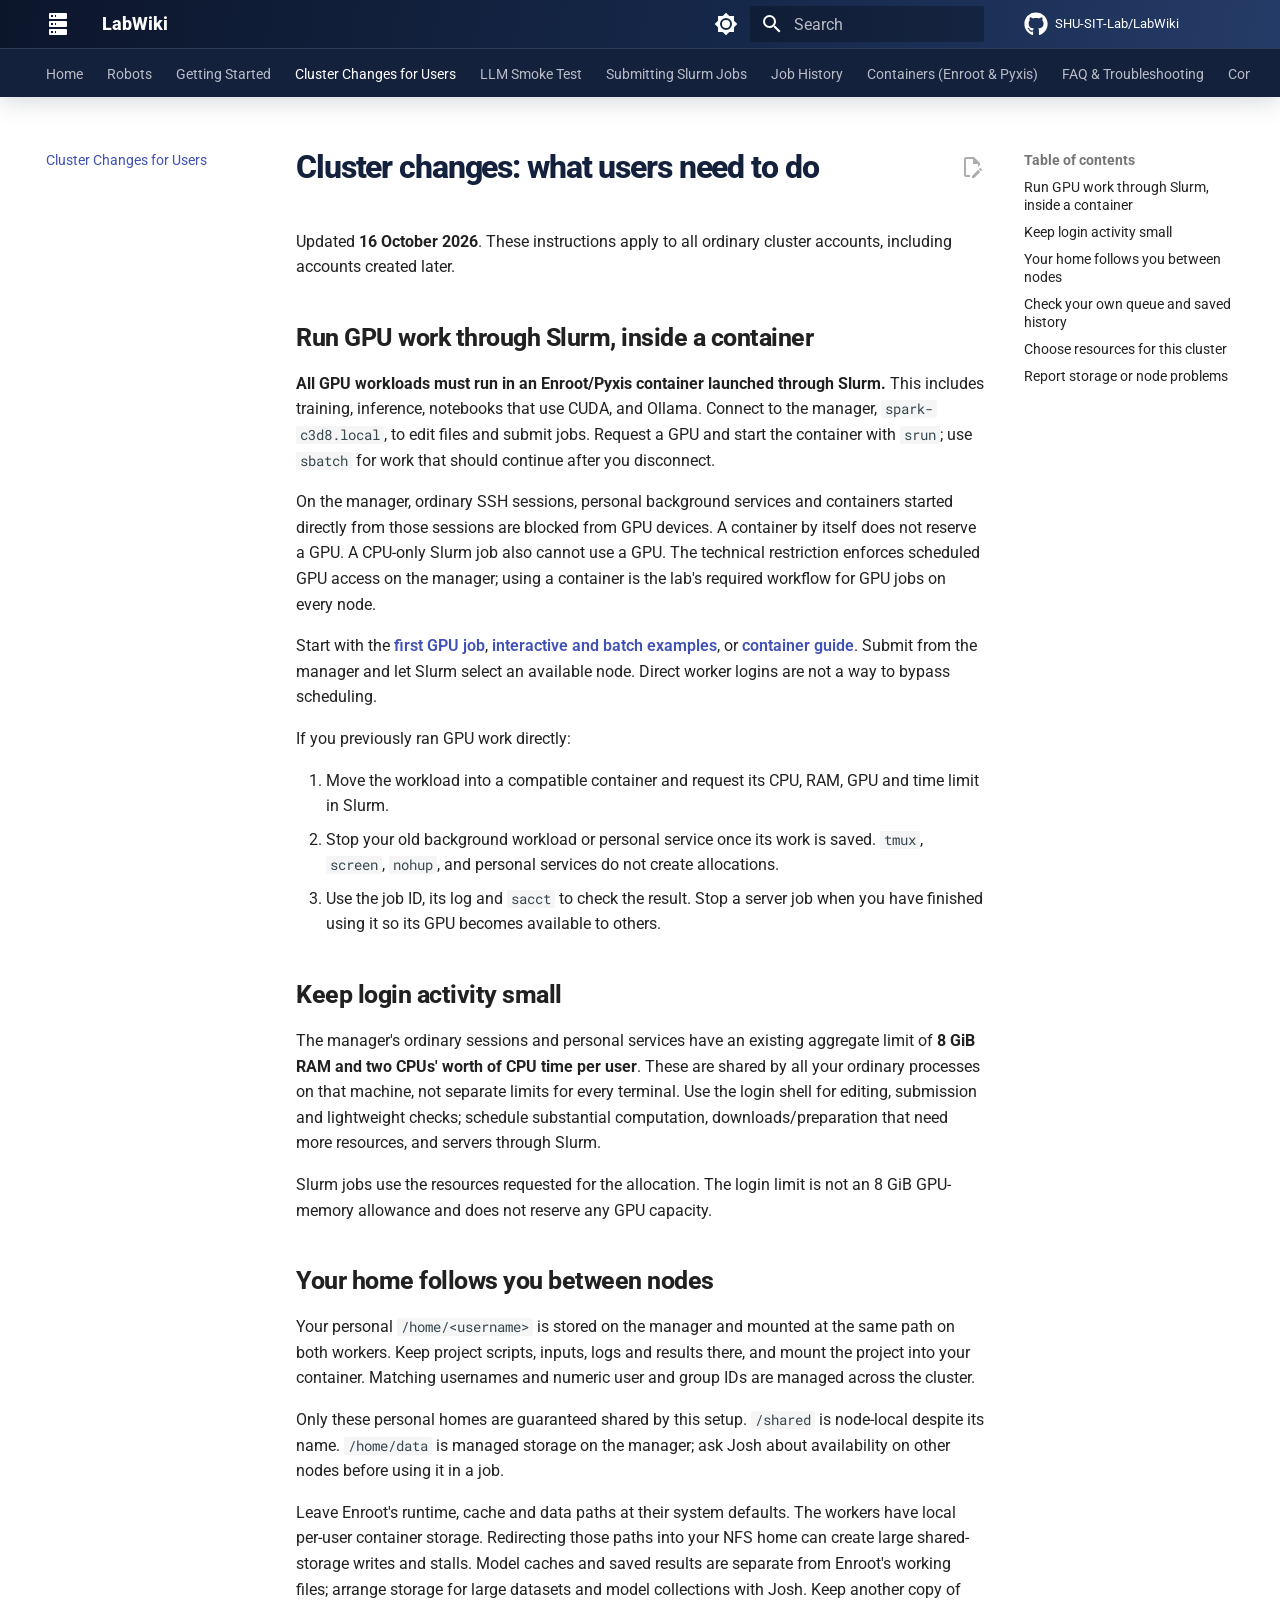
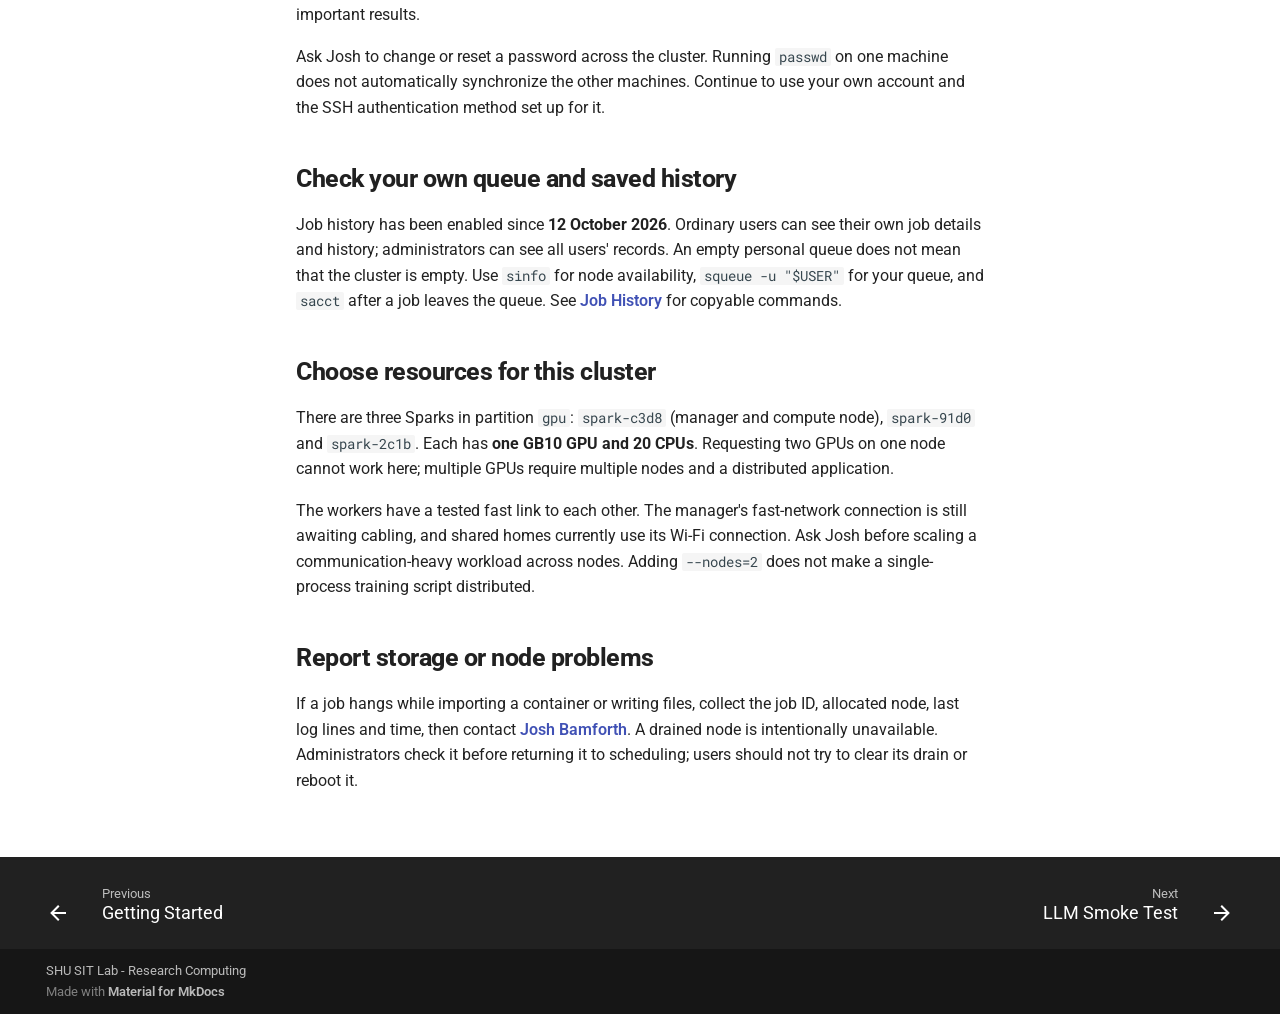
<file: cluster-updates/index.html>
<!doctype html>
<html lang="en" class="no-js">
  <head>
    
      <meta charset="utf-8">
      <meta name="viewport" content="width=device-width,initial-scale=1">
      
        <meta name="description" content="Documentation for SHU SIT Lab research computing and robots">
      
      
      
        <link rel="canonical" href="https://SHU-SIT-Lab.github.io/LabWiki/cluster-updates/">
      
      
        <link rel="prev" href="../getting-started/">
      
      
        <link rel="next" href="../llm-smoke-test/">
      
      
        
      
      
      <link rel="icon" href="../assets/images/favicon.png">
      <meta name="generator" content="mkdocs-1.6.1, mkdocs-material-9.8.2">
    
    
      
        <title>Cluster Changes for Users - LabWiki</title>
      
    
    
      <link rel="stylesheet" href="../assets/stylesheets/main.57a0d79d.min.css">
      
        
        <link rel="stylesheet" href="../assets/stylesheets/palette.fb2fffe2.min.css">
      
      


    
    
      
    
    
      
        
        
        <link rel="preconnect" href="https://fonts.gstatic.com" crossorigin>
        <link rel="stylesheet" href="https://fonts.googleapis.com/css?family=Roboto:300,300i,400,400i,700,700i%7CRoboto+Mono:400,400i,700,700i&display=fallback">
        <style>:root{--md-text-font:"Roboto";--md-code-font:"Roboto Mono"}</style>
      
    
    
      <link rel="stylesheet" href="../stylesheets/extra.css">
    
    <script>__md_scope=new URL("..",location),__md_hash=e=>[...e].reduce(((e,_)=>(e<<5)-e+_.charCodeAt(0)),0),__md_get=(e,_=localStorage,t=__md_scope)=>JSON.parse(_.getItem(t.pathname+"."+e)),__md_set=(e,_,t=localStorage,a=__md_scope)=>{try{t.setItem(a.pathname+"."+e,JSON.stringify(_))}catch(e){}}</script>
    
      

    
    
  </head>
  
  
    
    
      
    
    
    
    
    <body dir="ltr" data-md-color-scheme="default" data-md-color-primary="indigo" data-md-color-accent="indigo">
  
    
    <input class="md-toggle" data-md-toggle="drawer" type="checkbox" id="__drawer" autocomplete="off">
    <input class="md-toggle" data-md-toggle="search" type="checkbox" id="__search" autocomplete="off">
    <label class="md-overlay" for="__drawer"></label>
    <div data-md-component="skip">
      
        
        <a href="#cluster-changes-what-users-need-to-do" class="md-skip">
          Skip to content
        </a>
      
    </div>
    <div data-md-component="announce">
      
    </div>
    
    
      

  

<header class="md-header md-header--shadow md-header--lifted" data-md-component="header">
  <nav class="md-header__inner md-grid" aria-label="Header">
    <a href=".." title="LabWiki" class="md-header__button md-logo" aria-label="LabWiki" data-md-component="logo">
      
  
  <svg xmlns="http://www.w3.org/2000/svg" viewBox="0 0 24 24"><path d="M4 1h16a1 1 0 0 1 1 1v4a1 1 0 0 1-1 1H4a1 1 0 0 1-1-1V2a1 1 0 0 1 1-1m0 8h16a1 1 0 0 1 1 1v4a1 1 0 0 1-1 1H4a1 1 0 0 1-1-1v-4a1 1 0 0 1 1-1m0 8h16a1 1 0 0 1 1 1v4a1 1 0 0 1-1 1H4a1 1 0 0 1-1-1v-4a1 1 0 0 1 1-1M9 5h1V3H9zm0 8h1v-2H9zm0 8h1v-2H9zM5 3v2h2V3zm0 8v2h2v-2zm0 8v2h2v-2z"/></svg>

    </a>
    <label class="md-header__button md-icon" for="__drawer">
      
      <svg xmlns="http://www.w3.org/2000/svg" viewBox="0 0 24 24"><path d="M3 6h18v2H3zm0 5h18v2H3zm0 5h18v2H3z"/></svg>
    </label>
    <div class="md-header__title" data-md-component="header-title">
      <div class="md-header__ellipsis">
        <div class="md-header__topic">
          <span class="md-ellipsis">
            LabWiki
          </span>
        </div>
        <div class="md-header__topic" data-md-component="header-topic">
          <span class="md-ellipsis">
            
              Cluster Changes for Users
            
          </span>
        </div>
      </div>
    </div>
    
      
        <form class="md-header__option" data-md-component="palette">
  
    
    
    
    <input class="md-option" data-md-color-media="" data-md-color-scheme="default" data-md-color-primary="indigo" data-md-color-accent="indigo"  aria-label="Switch to dark mode"  type="radio" name="__palette" id="__palette_0">
    
      <label class="md-header__button md-icon" title="Switch to dark mode" for="__palette_1" hidden>
        <svg xmlns="http://www.w3.org/2000/svg" viewBox="0 0 24 24"><path d="M12 8a4 4 0 0 0-4 4 4 4 0 0 0 4 4 4 4 0 0 0 4-4 4 4 0 0 0-4-4m0 10a6 6 0 0 1-6-6 6 6 0 0 1 6-6 6 6 0 0 1 6 6 6 6 0 0 1-6 6m8-9.31V4h-4.69L12 .69 8.69 4H4v4.69L.69 12 4 15.31V20h4.69L12 23.31 15.31 20H20v-4.69L23.31 12z"/></svg>
      </label>
    
  
    
    
    
    <input class="md-option" data-md-color-media="" data-md-color-scheme="slate" data-md-color-primary="indigo" data-md-color-accent="indigo"  aria-label="Switch to light mode"  type="radio" name="__palette" id="__palette_1">
    
      <label class="md-header__button md-icon" title="Switch to light mode" for="__palette_0" hidden>
        <svg xmlns="http://www.w3.org/2000/svg" viewBox="0 0 24 24"><path d="M12 18c-.89 0-1.74-.2-2.5-.55C11.56 16.5 13 14.42 13 12s-1.44-4.5-3.5-5.45C10.26 6.2 11.11 6 12 6a6 6 0 0 1 6 6 6 6 0 0 1-6 6m8-9.31V4h-4.69L12 .69 8.69 4H4v4.69L.69 12 4 15.31V20h4.69L12 23.31 15.31 20H20v-4.69L23.31 12z"/></svg>
      </label>
    
  
</form>
      
    
    
      <script>var palette=__md_get("__palette");if(palette&&palette.color){if("(prefers-color-scheme)"===palette.color.media){var media=matchMedia("(prefers-color-scheme: light)"),input=document.querySelector(media.matches?"[data-md-color-media='(prefers-color-scheme: light)']":"[data-md-color-media='(prefers-color-scheme: dark)']");palette.color.media=input.getAttribute("data-md-color-media"),palette.color.scheme=input.getAttribute("data-md-color-scheme"),palette.color.primary=input.getAttribute("data-md-color-primary"),palette.color.accent=input.getAttribute("data-md-color-accent")}for(var[key,value]of Object.entries(palette.color))document.body.setAttribute("data-md-color-"+key,value)}</script>
    
    
    
      
      
        <label class="md-header__button md-icon" for="__search">
          
          <svg xmlns="http://www.w3.org/2000/svg" viewBox="0 0 24 24"><path d="M9.5 3A6.5 6.5 0 0 1 16 9.5c0 1.61-.59 3.09-1.56 4.23l.27.27h.79l5 5-1.5 1.5-5-5v-.79l-.27-.27A6.52 6.52 0 0 1 9.5 16 6.5 6.5 0 0 1 3 9.5 6.5 6.5 0 0 1 9.5 3m0 2C7 5 5 7 5 9.5S7 14 9.5 14 14 12 14 9.5 12 5 9.5 5"/></svg>
        </label>
        <div class="md-search" data-md-component="search" role="dialog">
  <label class="md-search__overlay" for="__search"></label>
  <div class="md-search__inner" role="search">
    <form class="md-search__form" name="search">
      <input type="text" class="md-search__input" name="query" aria-label="Search" placeholder="Search" autocapitalize="off" autocorrect="off" autocomplete="off" spellcheck="false" data-md-component="search-query" required>
      <label class="md-search__icon md-icon" for="__search">
        
        <svg xmlns="http://www.w3.org/2000/svg" viewBox="0 0 24 24"><path d="M9.5 3A6.5 6.5 0 0 1 16 9.5c0 1.61-.59 3.09-1.56 4.23l.27.27h.79l5 5-1.5 1.5-5-5v-.79l-.27-.27A6.52 6.52 0 0 1 9.5 16 6.5 6.5 0 0 1 3 9.5 6.5 6.5 0 0 1 9.5 3m0 2C7 5 5 7 5 9.5S7 14 9.5 14 14 12 14 9.5 12 5 9.5 5"/></svg>
        
        <svg xmlns="http://www.w3.org/2000/svg" viewBox="0 0 24 24"><path d="M20 11v2H8l5.5 5.5-1.42 1.42L4.16 12l7.92-7.92L13.5 5.5 8 11z"/></svg>
      </label>
      <nav class="md-search__options" aria-label="Search">
        
        <button type="reset" class="md-search__icon md-icon" title="Clear" aria-label="Clear" tabindex="-1">
          
          <svg xmlns="http://www.w3.org/2000/svg" viewBox="0 0 24 24"><path d="M19 6.41 17.59 5 12 10.59 6.41 5 5 6.41 10.59 12 5 17.59 6.41 19 12 13.41 17.59 19 19 17.59 13.41 12z"/></svg>
        </button>
      </nav>
      
        <div class="md-search__suggest" data-md-component="search-suggest"></div>
      
    </form>
    <div class="md-search__output">
      <div class="md-search__scrollwrap" tabindex="0" data-md-scrollfix>
        <div class="md-search-result" data-md-component="search-result">
          <div class="md-search-result__meta">
            Initializing search
          </div>
          <ol class="md-search-result__list" role="presentation"></ol>
        </div>
      </div>
    </div>
  </div>
</div>
      
    
    
      <div class="md-header__source">
        <a href="https://github.com/SHU-SIT-Lab/LabWiki" title="Go to repository" class="md-source" data-md-component="source">
  <div class="md-source__icon md-icon">
    
    <svg xmlns="http://www.w3.org/2000/svg" viewBox="0 0 512 512"><!--! Font Awesome Free 7.1.0 by @fontawesome - https://fontawesome.com License - https://fontawesome.com/license/free (Icons: CC BY 4.0, Fonts: SIL OFL 1.1, Code: MIT License) Copyright 2025 Fonticons, Inc.--><path d="M173.9 397.4c0 2-2.3 3.6-5.2 3.6-3.3.3-5.6-1.3-5.6-3.6 0-2 2.3-3.6 5.2-3.6 3-.3 5.6 1.3 5.6 3.6m-31.1-4.5c-.7 2 1.3 4.3 4.3 4.9 2.6 1 5.6 0 6.2-2s-1.3-4.3-4.3-5.2c-2.6-.7-5.5.3-6.2 2.3m44.2-1.7c-2.9.7-4.9 2.6-4.6 4.9.3 2 2.9 3.3 5.9 2.6 2.9-.7 4.9-2.6 4.6-4.6-.3-1.9-3-3.2-5.9-2.9M252.8 8C114.1 8 8 113.3 8 252c0 110.9 69.8 205.8 169.5 239.2 12.8 2.3 17.3-5.6 17.3-12.1 0-6.2-.3-40.4-.3-61.4 0 0-70 15-84.7-29.8 0 0-11.4-29.1-27.8-36.6 0 0-22.9-15.7 1.6-15.4 0 0 24.9 2 38.6 25.8 21.9 38.6 58.6 27.5 72.9 20.9 2.3-16 8.8-27.1 16-33.7-55.9-6.2-112.3-14.3-112.3-110.5 0-27.5 7.6-41.3 23.6-58.9-2.6-6.5-11.1-33.3 2.6-67.9 20.9-6.5 69 27 69 27 20-5.6 41.5-8.5 62.8-8.5s42.8 2.9 62.8 8.5c0 0 48.1-33.6 69-27 13.7 34.7 5.2 61.4 2.6 67.9 16 17.7 25.8 31.5 25.8 58.9 0 96.5-58.9 104.2-114.8 110.5 9.2 7.9 17 22.9 17 46.4 0 33.7-.3 75.4-.3 83.6 0 6.5 4.6 14.4 17.3 12.1C436.2 457.8 504 362.9 504 252 504 113.3 391.5 8 252.8 8M105.2 352.9c-1.3 1-1 3.3.7 5.2 1.6 1.6 3.9 2.3 5.2 1 1.3-1 1-3.3-.7-5.2-1.6-1.6-3.9-2.3-5.2-1m-10.8-8.1c-.7 1.3.3 2.9 2.3 3.9 1.6 1 3.6.7 4.3-.7.7-1.3-.3-2.9-2.3-3.9-2-.6-3.6-.3-4.3.7m32.4 35.6c-1.6 1.3-1 4.3 1.3 6.2 2.3 2.3 5.2 2.6 6.5 1 1.3-1.3.7-4.3-1.3-6.2-2.2-2.3-5.2-2.6-6.5-1m-11.4-14.7c-1.6 1-1.6 3.6 0 5.9s4.3 3.3 5.6 2.3c1.6-1.3 1.6-3.9 0-6.2-1.4-2.3-4-3.3-5.6-2"/></svg>
  </div>
  <div class="md-source__repository">
    SHU-SIT-Lab/LabWiki
  </div>
</a>
      </div>
    
  </nav>
  
    
      
<nav class="md-tabs" aria-label="Tabs" data-md-component="tabs">
  <div class="md-grid">
    <ul class="md-tabs__list">
      
        
  
  
  
  
    <li class="md-tabs__item">
      <a href=".." class="md-tabs__link">
        
  
  
    
  
  Home

      </a>
    </li>
  

      
        
  
  
  
  
    
    
      <li class="md-tabs__item">
        <a href="../robots/" class="md-tabs__link">
          
  
  
  Robots

        </a>
      </li>
    
  

      
        
  
  
  
  
    <li class="md-tabs__item">
      <a href="../getting-started/" class="md-tabs__link">
        
  
  
    
  
  Getting Started

      </a>
    </li>
  

      
        
  
  
  
    
  
  
    <li class="md-tabs__item md-tabs__item--active">
      <a href="./" class="md-tabs__link">
        
  
  
    
  
  Cluster Changes for Users

      </a>
    </li>
  

      
        
  
  
  
  
    <li class="md-tabs__item">
      <a href="../llm-smoke-test/" class="md-tabs__link">
        
  
  
    
  
  LLM Smoke Test

      </a>
    </li>
  

      
        
  
  
  
  
    <li class="md-tabs__item">
      <a href="../slurm-jobs/" class="md-tabs__link">
        
  
  
    
  
  Submitting Slurm Jobs

      </a>
    </li>
  

      
        
  
  
  
  
    <li class="md-tabs__item">
      <a href="../job-history/" class="md-tabs__link">
        
  
  
    
  
  Job History

      </a>
    </li>
  

      
        
  
  
  
  
    <li class="md-tabs__item">
      <a href="../containers/" class="md-tabs__link">
        
  
  
    
  
  Containers (Enroot & Pyxis)

      </a>
    </li>
  

      
        
  
  
  
  
    <li class="md-tabs__item">
      <a href="../faq/" class="md-tabs__link">
        
  
  
    
  
  FAQ & Troubleshooting

      </a>
    </li>
  

      
        
  
  
  
  
    <li class="md-tabs__item">
      <a href="../contributing/" class="md-tabs__link">
        
  
  
    
  
  Contributing to These Docs

      </a>
    </li>
  

      
    </ul>
  </div>
</nav>
    
  
</header>
    
    <div class="md-container" data-md-component="container">
      
      
        
      
      <main class="md-main" data-md-component="main">
        <div class="md-main__inner md-grid">
          
            
              
              <div class="md-sidebar md-sidebar--primary" data-md-component="sidebar" data-md-type="navigation" >
                <div class="md-sidebar__scrollwrap">
                  <div class="md-sidebar__inner">
                    


  


<nav class="md-nav md-nav--primary md-nav--lifted" aria-label="Navigation" data-md-level="0">
  <label class="md-nav__title" for="__drawer">
    <a href=".." title="LabWiki" class="md-nav__button md-logo" aria-label="LabWiki" data-md-component="logo">
      
  
  <svg xmlns="http://www.w3.org/2000/svg" viewBox="0 0 24 24"><path d="M4 1h16a1 1 0 0 1 1 1v4a1 1 0 0 1-1 1H4a1 1 0 0 1-1-1V2a1 1 0 0 1 1-1m0 8h16a1 1 0 0 1 1 1v4a1 1 0 0 1-1 1H4a1 1 0 0 1-1-1v-4a1 1 0 0 1 1-1m0 8h16a1 1 0 0 1 1 1v4a1 1 0 0 1-1 1H4a1 1 0 0 1-1-1v-4a1 1 0 0 1 1-1M9 5h1V3H9zm0 8h1v-2H9zm0 8h1v-2H9zM5 3v2h2V3zm0 8v2h2v-2zm0 8v2h2v-2z"/></svg>

    </a>
    LabWiki
  </label>
  
    <div class="md-nav__source">
      <a href="https://github.com/SHU-SIT-Lab/LabWiki" title="Go to repository" class="md-source" data-md-component="source">
  <div class="md-source__icon md-icon">
    
    <svg xmlns="http://www.w3.org/2000/svg" viewBox="0 0 512 512"><!--! Font Awesome Free 7.1.0 by @fontawesome - https://fontawesome.com License - https://fontawesome.com/license/free (Icons: CC BY 4.0, Fonts: SIL OFL 1.1, Code: MIT License) Copyright 2025 Fonticons, Inc.--><path d="M173.9 397.4c0 2-2.3 3.6-5.2 3.6-3.3.3-5.6-1.3-5.6-3.6 0-2 2.3-3.6 5.2-3.6 3-.3 5.6 1.3 5.6 3.6m-31.1-4.5c-.7 2 1.3 4.3 4.3 4.9 2.6 1 5.6 0 6.2-2s-1.3-4.3-4.3-5.2c-2.6-.7-5.5.3-6.2 2.3m44.2-1.7c-2.9.7-4.9 2.6-4.6 4.9.3 2 2.9 3.3 5.9 2.6 2.9-.7 4.9-2.6 4.6-4.6-.3-1.9-3-3.2-5.9-2.9M252.8 8C114.1 8 8 113.3 8 252c0 110.9 69.8 205.8 169.5 239.2 12.8 2.3 17.3-5.6 17.3-12.1 0-6.2-.3-40.4-.3-61.4 0 0-70 15-84.7-29.8 0 0-11.4-29.1-27.8-36.6 0 0-22.9-15.7 1.6-15.4 0 0 24.9 2 38.6 25.8 21.9 38.6 58.6 27.5 72.9 20.9 2.3-16 8.8-27.1 16-33.7-55.9-6.2-112.3-14.3-112.3-110.5 0-27.5 7.6-41.3 23.6-58.9-2.6-6.5-11.1-33.3 2.6-67.9 20.9-6.5 69 27 69 27 20-5.6 41.5-8.5 62.8-8.5s42.8 2.9 62.8 8.5c0 0 48.1-33.6 69-27 13.7 34.7 5.2 61.4 2.6 67.9 16 17.7 25.8 31.5 25.8 58.9 0 96.5-58.9 104.2-114.8 110.5 9.2 7.9 17 22.9 17 46.4 0 33.7-.3 75.4-.3 83.6 0 6.5 4.6 14.4 17.3 12.1C436.2 457.8 504 362.9 504 252 504 113.3 391.5 8 252.8 8M105.2 352.9c-1.3 1-1 3.3.7 5.2 1.6 1.6 3.9 2.3 5.2 1 1.3-1 1-3.3-.7-5.2-1.6-1.6-3.9-2.3-5.2-1m-10.8-8.1c-.7 1.3.3 2.9 2.3 3.9 1.6 1 3.6.7 4.3-.7.7-1.3-.3-2.9-2.3-3.9-2-.6-3.6-.3-4.3.7m32.4 35.6c-1.6 1.3-1 4.3 1.3 6.2 2.3 2.3 5.2 2.6 6.5 1 1.3-1.3.7-4.3-1.3-6.2-2.2-2.3-5.2-2.6-6.5-1m-11.4-14.7c-1.6 1-1.6 3.6 0 5.9s4.3 3.3 5.6 2.3c1.6-1.3 1.6-3.9 0-6.2-1.4-2.3-4-3.3-5.6-2"/></svg>
  </div>
  <div class="md-source__repository">
    SHU-SIT-Lab/LabWiki
  </div>
</a>
    </div>
  
  <ul class="md-nav__list" data-md-scrollfix>
    
      
      
  
  
  
  
    <li class="md-nav__item">
      <a href=".." class="md-nav__link">
        
  
  
  <span class="md-ellipsis">
    
  
    Home
  

    
  </span>
  
  

      </a>
    </li>
  

    
      
      
  
  
  
  
    
    
    
    
      
      
        
      
    
    
    <li class="md-nav__item md-nav__item--nested">
      
        
        
        <input class="md-nav__toggle md-toggle " type="checkbox" id="__nav_2" >
        
          
          <label class="md-nav__link" for="__nav_2" id="__nav_2_label" tabindex="0">
            
  
  
  <span class="md-ellipsis">
    
  
    Robots
  

    
  </span>
  
  

            <span class="md-nav__icon md-icon"></span>
          </label>
        
        <nav class="md-nav" data-md-level="1" aria-labelledby="__nav_2_label" aria-expanded="false">
          <label class="md-nav__title" for="__nav_2">
            <span class="md-nav__icon md-icon"></span>
            
  
    Robots
  

          </label>
          <ul class="md-nav__list" data-md-scrollfix>
            
              
                
  
  
  
  
    <li class="md-nav__item">
      <a href="../robots/" class="md-nav__link">
        
  
  
  <span class="md-ellipsis">
    
  
    Overview & Safety
  

    
  </span>
  
  

      </a>
    </li>
  

              
            
              
                
  
  
  
  
    <li class="md-nav__item">
      <a href="../robots/care-o-bot-4/" class="md-nav__link">
        
  
  
  <span class="md-ellipsis">
    
  
    Care-O-bot 4
  

    
  </span>
  
  

      </a>
    </li>
  

              
            
              
                
  
  
  
  
    <li class="md-nav__item">
      <a href="../robots/go2-edu/" class="md-nav__link">
        
  
  
  <span class="md-ellipsis">
    
  
    Unitree Go2 EDU
  

    
  </span>
  
  

      </a>
    </li>
  

              
            
          </ul>
        </nav>
      
    </li>
  

    
      
      
  
  
  
  
    <li class="md-nav__item">
      <a href="../getting-started/" class="md-nav__link">
        
  
  
  <span class="md-ellipsis">
    
  
    Getting Started
  

    
  </span>
  
  

      </a>
    </li>
  

    
      
      
  
  
    
  
  
  
    <li class="md-nav__item md-nav__item--active">
      
      <input class="md-nav__toggle md-toggle" type="checkbox" id="__toc">
      
      
        
      
      
        <label class="md-nav__link md-nav__link--active" for="__toc">
          
  
  
  <span class="md-ellipsis">
    
  
    Cluster Changes for Users
  

    
  </span>
  
  

          <span class="md-nav__icon md-icon"></span>
        </label>
      
      <a href="./" class="md-nav__link md-nav__link--active">
        
  
  
  <span class="md-ellipsis">
    
  
    Cluster Changes for Users
  

    
  </span>
  
  

      </a>
      
        

<nav class="md-nav md-nav--secondary" aria-label="Table of contents">
  
  
  
    
  
  
    <label class="md-nav__title" for="__toc">
      <span class="md-nav__icon md-icon"></span>
      Table of contents
    </label>
    <ul class="md-nav__list" data-md-component="toc" data-md-scrollfix>
      
        <li class="md-nav__item">
  <a href="#run-gpu-work-through-slurm-inside-a-container" class="md-nav__link">
    <span class="md-ellipsis">
      
        Run GPU work through Slurm, inside a container
      
    </span>
  </a>
  
</li>
      
        <li class="md-nav__item">
  <a href="#keep-login-activity-small" class="md-nav__link">
    <span class="md-ellipsis">
      
        Keep login activity small
      
    </span>
  </a>
  
</li>
      
        <li class="md-nav__item">
  <a href="#your-home-follows-you-between-nodes" class="md-nav__link">
    <span class="md-ellipsis">
      
        Your home follows you between nodes
      
    </span>
  </a>
  
</li>
      
        <li class="md-nav__item">
  <a href="#check-your-own-queue-and-saved-history" class="md-nav__link">
    <span class="md-ellipsis">
      
        Check your own queue and saved history
      
    </span>
  </a>
  
</li>
      
        <li class="md-nav__item">
  <a href="#choose-resources-for-this-cluster" class="md-nav__link">
    <span class="md-ellipsis">
      
        Choose resources for this cluster
      
    </span>
  </a>
  
</li>
      
        <li class="md-nav__item">
  <a href="#report-storage-or-node-problems" class="md-nav__link">
    <span class="md-ellipsis">
      
        Report storage or node problems
      
    </span>
  </a>
  
</li>
      
    </ul>
  
</nav>
      
    </li>
  

    
      
      
  
  
  
  
    <li class="md-nav__item">
      <a href="../llm-smoke-test/" class="md-nav__link">
        
  
  
  <span class="md-ellipsis">
    
  
    LLM Smoke Test
  

    
  </span>
  
  

      </a>
    </li>
  

    
      
      
  
  
  
  
    <li class="md-nav__item">
      <a href="../slurm-jobs/" class="md-nav__link">
        
  
  
  <span class="md-ellipsis">
    
  
    Submitting Slurm Jobs
  

    
  </span>
  
  

      </a>
    </li>
  

    
      
      
  
  
  
  
    <li class="md-nav__item">
      <a href="../job-history/" class="md-nav__link">
        
  
  
  <span class="md-ellipsis">
    
  
    Job History
  

    
  </span>
  
  

      </a>
    </li>
  

    
      
      
  
  
  
  
    <li class="md-nav__item">
      <a href="../containers/" class="md-nav__link">
        
  
  
  <span class="md-ellipsis">
    
  
    Containers (Enroot & Pyxis)
  

    
  </span>
  
  

      </a>
    </li>
  

    
      
      
  
  
  
  
    <li class="md-nav__item">
      <a href="../faq/" class="md-nav__link">
        
  
  
  <span class="md-ellipsis">
    
  
    FAQ & Troubleshooting
  

    
  </span>
  
  

      </a>
    </li>
  

    
      
      
  
  
  
  
    <li class="md-nav__item">
      <a href="../contributing/" class="md-nav__link">
        
  
  
  <span class="md-ellipsis">
    
  
    Contributing to These Docs
  

    
  </span>
  
  

      </a>
    </li>
  

    
  </ul>
</nav>
                  </div>
                </div>
              </div>
            
            
              
              <div class="md-sidebar md-sidebar--secondary" data-md-component="sidebar" data-md-type="toc" >
                <div class="md-sidebar__scrollwrap">
                  <div class="md-sidebar__inner">
                    

<nav class="md-nav md-nav--secondary" aria-label="Table of contents">
  
  
  
    
  
  
    <label class="md-nav__title" for="__toc">
      <span class="md-nav__icon md-icon"></span>
      Table of contents
    </label>
    <ul class="md-nav__list" data-md-component="toc" data-md-scrollfix>
      
        <li class="md-nav__item">
  <a href="#run-gpu-work-through-slurm-inside-a-container" class="md-nav__link">
    <span class="md-ellipsis">
      
        Run GPU work through Slurm, inside a container
      
    </span>
  </a>
  
</li>
      
        <li class="md-nav__item">
  <a href="#keep-login-activity-small" class="md-nav__link">
    <span class="md-ellipsis">
      
        Keep login activity small
      
    </span>
  </a>
  
</li>
      
        <li class="md-nav__item">
  <a href="#your-home-follows-you-between-nodes" class="md-nav__link">
    <span class="md-ellipsis">
      
        Your home follows you between nodes
      
    </span>
  </a>
  
</li>
      
        <li class="md-nav__item">
  <a href="#check-your-own-queue-and-saved-history" class="md-nav__link">
    <span class="md-ellipsis">
      
        Check your own queue and saved history
      
    </span>
  </a>
  
</li>
      
        <li class="md-nav__item">
  <a href="#choose-resources-for-this-cluster" class="md-nav__link">
    <span class="md-ellipsis">
      
        Choose resources for this cluster
      
    </span>
  </a>
  
</li>
      
        <li class="md-nav__item">
  <a href="#report-storage-or-node-problems" class="md-nav__link">
    <span class="md-ellipsis">
      
        Report storage or node problems
      
    </span>
  </a>
  
</li>
      
    </ul>
  
</nav>
                  </div>
                </div>
              </div>
            
          
          
            <div class="md-content" data-md-component="content">
              
              <article class="md-content__inner md-typeset">
                
                  


  
    <a href="https://github.com/SHU-SIT-Lab/LabWiki/edit/main/docs/cluster-updates.md" title="Edit this page" class="md-content__button md-icon" rel="edit">
      
      <svg xmlns="http://www.w3.org/2000/svg" viewBox="0 0 24 24"><path d="M10 20H6V4h7v5h5v3.1l2-2V8l-6-6H6c-1.1 0-2 .9-2 2v16c0 1.1.9 2 2 2h4zm10.2-7c.1 0 .3.1.4.2l1.3 1.3c.2.2.2.6 0 .8l-1 1-2.1-2.1 1-1c.1-.1.2-.2.4-.2m0 3.9L14.1 23H12v-2.1l6.1-6.1z"/></svg>
    </a>
  
  


<h1 id="cluster-changes-what-users-need-to-do">Cluster changes: what users need to do<a class="headerlink" href="#cluster-changes-what-users-need-to-do" title="Permanent link">&para;</a></h1>
<p>Updated <strong>16 October 2026</strong>. These instructions apply to all ordinary cluster
accounts, including accounts created later.</p>
<h2 id="run-gpu-work-through-slurm-inside-a-container">Run GPU work through Slurm, inside a container<a class="headerlink" href="#run-gpu-work-through-slurm-inside-a-container" title="Permanent link">&para;</a></h2>
<p><strong>All GPU workloads must run in an Enroot/Pyxis container launched through
Slurm.</strong> This includes training, inference, notebooks that use CUDA, and Ollama.
Connect to the manager, <code>spark-c3d8.local</code>, to edit files and submit jobs. Request
a GPU and start the container with <code>srun</code>; use <code>sbatch</code> for work that should
continue after you disconnect.</p>
<p>On the manager, ordinary SSH sessions, personal background services and containers
started directly from those sessions are blocked from GPU devices. A container
by itself does not reserve a GPU. A CPU-only Slurm job also cannot use a GPU.
The technical restriction enforces scheduled GPU access on the manager; using a
container is the lab's required workflow for GPU jobs on every node.</p>
<p>Start with the <a href="../getting-started/#4-your-first-gpu-job">first GPU job</a>,
<a href="../slurm-jobs/">interactive and batch examples</a>, or <a href="../containers/">container guide</a>.
Submit from the manager and let Slurm select an available node. Direct worker
logins are not a way to bypass scheduling.</p>
<p>If you previously ran GPU work directly:</p>
<ol>
<li>Move the workload into a compatible container and request its CPU, RAM, GPU
   and time limit in Slurm.</li>
<li>Stop your old background workload or personal service once its work is saved.
   <code>tmux</code>, <code>screen</code>, <code>nohup</code>, and personal services do not create allocations.</li>
<li>Use the job ID, its log and <code>sacct</code> to check the result. Stop a server job when
   you have finished using it so its GPU becomes available to others.</li>
</ol>
<h2 id="keep-login-activity-small">Keep login activity small<a class="headerlink" href="#keep-login-activity-small" title="Permanent link">&para;</a></h2>
<p>The manager's ordinary sessions and personal services have an existing aggregate
limit of <strong>8 GiB RAM and two CPUs' worth of CPU time per user</strong>. These are shared
by all your ordinary processes on that machine, not separate limits for every
terminal. Use the login shell for editing, submission and lightweight checks;
schedule substantial computation, downloads/preparation that need more resources,
and servers through Slurm.</p>
<p>Slurm jobs use the resources requested for the allocation. The login limit is
not an 8 GiB GPU-memory allowance and does not reserve any GPU capacity.</p>
<h2 id="your-home-follows-you-between-nodes">Your home follows you between nodes<a class="headerlink" href="#your-home-follows-you-between-nodes" title="Permanent link">&para;</a></h2>
<p>Your personal <code>/home/&lt;username&gt;</code> is stored on the manager and mounted at the
same path on both workers. Keep project scripts, inputs, logs and results there,
and mount the project into your container. Matching usernames and numeric user
and group IDs are managed across the cluster.</p>
<p>Only these personal homes are guaranteed shared by this setup. <code>/shared</code> is
node-local despite its name. <code>/home/data</code> is managed storage on the manager;
ask Josh about availability on other nodes before using it in a job.</p>
<p>Leave Enroot's runtime, cache and data paths at their system defaults. The workers
have local per-user container storage. Redirecting those paths into your NFS home
can create large shared-storage writes and stalls. Model caches and saved results
are separate from Enroot's working files; arrange storage for large datasets and
model collections with Josh. Keep another copy of important results.</p>
<p>Ask Josh to change or reset a password across the cluster. Running <code>passwd</code> on
one machine does not automatically synchronize the other machines. Continue to
use your own account and the SSH authentication method set up for it.</p>
<h2 id="check-your-own-queue-and-saved-history">Check your own queue and saved history<a class="headerlink" href="#check-your-own-queue-and-saved-history" title="Permanent link">&para;</a></h2>
<p>Job history has been enabled since <strong>12 October 2026</strong>. Ordinary users can see
their own job details and history; administrators can see all users' records.
An empty personal queue does not mean that the cluster is empty. Use <code>sinfo</code>
for node availability, <code>squeue -u "$USER"</code> for your queue, and <code>sacct</code> after a job
leaves the queue. See <a href="../job-history/">Job History</a> for copyable commands.</p>
<h2 id="choose-resources-for-this-cluster">Choose resources for this cluster<a class="headerlink" href="#choose-resources-for-this-cluster" title="Permanent link">&para;</a></h2>
<p>There are three Sparks in partition <code>gpu</code>: <code>spark-c3d8</code> (manager and compute
node), <code>spark-91d0</code> and <code>spark-2c1b</code>. Each has <strong>one GB10 GPU and 20 CPUs</strong>.
Requesting two GPUs on one node cannot work here; multiple GPUs require multiple
nodes and a distributed application.</p>
<p>The workers have a tested fast link to each other. The manager's fast-network
connection is still awaiting cabling, and shared homes currently use its Wi-Fi
connection. Ask Josh before scaling a communication-heavy workload across nodes.
Adding <code>--nodes=2</code> does not make a single-process training script distributed.</p>
<h2 id="report-storage-or-node-problems">Report storage or node problems<a class="headerlink" href="#report-storage-or-node-problems" title="Permanent link">&para;</a></h2>
<p>If a job hangs while importing a container or writing files, collect the job ID,
allocated node, last log lines and time, then contact
<a href="mailto:josh.bamforth@shu.ac.uk">Josh Bamforth</a>. A drained node is intentionally
unavailable. Administrators check it before returning it to scheduling; users
should not try to clear its drain or reboot it.</p>












                
              </article>
            </div>
          
          
<script>var target=document.getElementById(location.hash.slice(1));target&&target.name&&(target.checked=target.name.startsWith("__tabbed_"))</script>
        </div>
        
          <button type="button" class="md-top md-icon" data-md-component="top" hidden>
  
  <svg xmlns="http://www.w3.org/2000/svg" viewBox="0 0 24 24"><path d="M13 20h-2V8l-5.5 5.5-1.42-1.42L12 4.16l7.92 7.92-1.42 1.42L13 8z"/></svg>
  Back to top
</button>
        
      </main>
      
        <footer class="md-footer">
  
    
      
      <nav class="md-footer__inner md-grid" aria-label="Footer" >
        
          
          <a href="../getting-started/" class="md-footer__link md-footer__link--prev" aria-label="Previous: Getting Started">
            <div class="md-footer__button md-icon">
              
              <svg xmlns="http://www.w3.org/2000/svg" viewBox="0 0 24 24"><path d="M20 11v2H8l5.5 5.5-1.42 1.42L4.16 12l7.92-7.92L13.5 5.5 8 11z"/></svg>
            </div>
            <div class="md-footer__title">
              <span class="md-footer__direction">
                Previous
              </span>
              <div class="md-ellipsis">
                Getting Started
              </div>
            </div>
          </a>
        
        
          
          <a href="../llm-smoke-test/" class="md-footer__link md-footer__link--next" aria-label="Next: LLM Smoke Test">
            <div class="md-footer__title">
              <span class="md-footer__direction">
                Next
              </span>
              <div class="md-ellipsis">
                LLM Smoke Test
              </div>
            </div>
            <div class="md-footer__button md-icon">
              
              <svg xmlns="http://www.w3.org/2000/svg" viewBox="0 0 24 24"><path d="M4 11v2h12l-5.5 5.5 1.42 1.42L19.84 12l-7.92-7.92L10.5 5.5 16 11z"/></svg>
            </div>
          </a>
        
      </nav>
    
  
  <div class="md-footer-meta md-typeset">
    <div class="md-footer-meta__inner md-grid">
      <div class="md-copyright">
  
    <div class="md-copyright__highlight">
      SHU SIT Lab - Research Computing
    </div>
  
  
    Made with
    <a href="https://squidfunk.github.io/mkdocs-material/" target="_blank" rel="noopener">
      Material for MkDocs
    </a>
  
</div>
      
    </div>
  </div>
</footer>
      
    </div>
    <div class="md-dialog" data-md-component="dialog">
      <div class="md-dialog__inner md-typeset"></div>
    </div>
    
    
    
      
      
      <script id="__config" type="application/json">{"annotate": null, "base": "..", "features": ["navigation.instant", "navigation.tabs", "navigation.tabs.sticky", "navigation.sections", "navigation.top", "navigation.footer", "content.code.copy", "content.action.edit", "search.suggest", "search.highlight"], "search": "../assets/javascripts/workers/search.a7633da7.min.js", "tags": null, "translations": {"clipboard.copied": "Copied to clipboard", "clipboard.copy": "Copy to clipboard", "search.result.more.one": "1 more on this page", "search.result.more.other": "# more on this page", "search.result.none": "No matching documents", "search.result.one": "1 matching document", "search.result.other": "# matching documents", "search.result.placeholder": "Type to start searching", "search.result.term.missing": "Missing", "select.version": "Select version"}, "version": null}</script>
    
    
      <script src="../assets/javascripts/bundle.a5f9d56c.min.js"></script>
      
    
  </body>
</html>
</file>
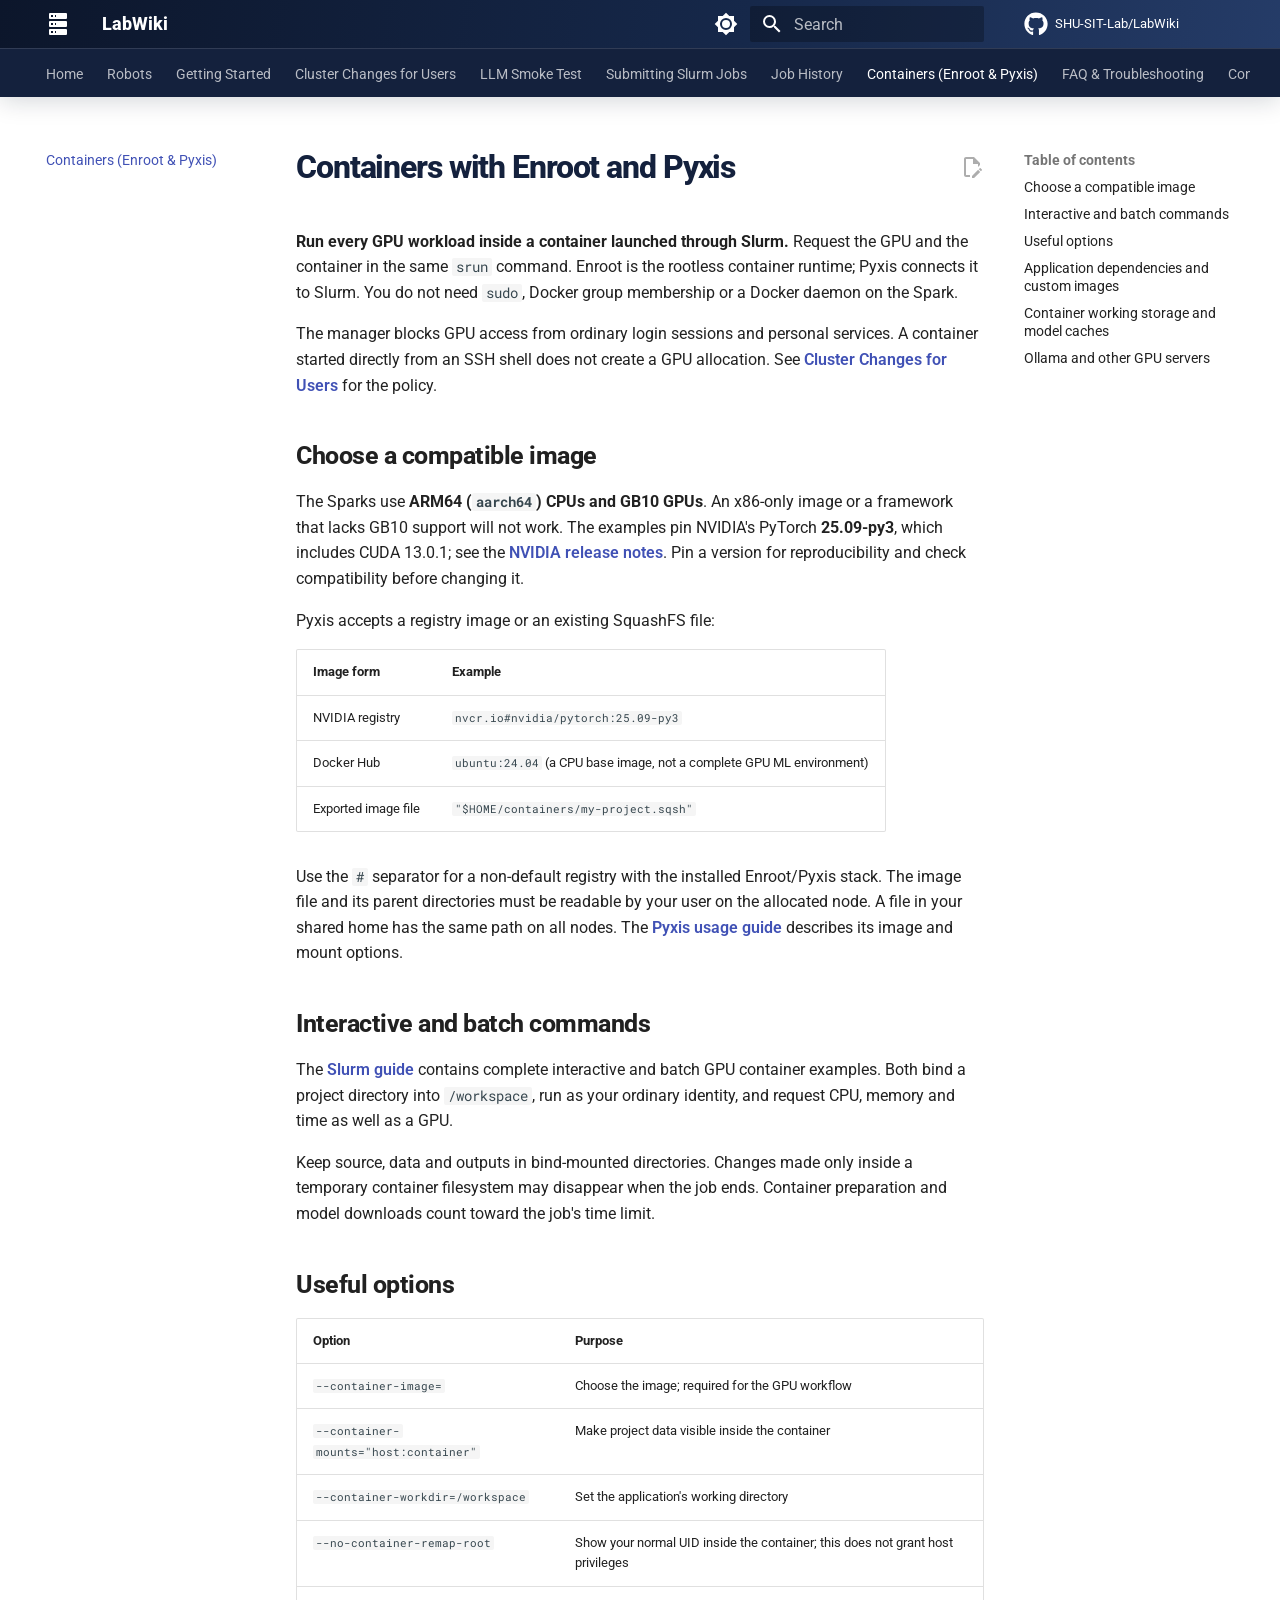
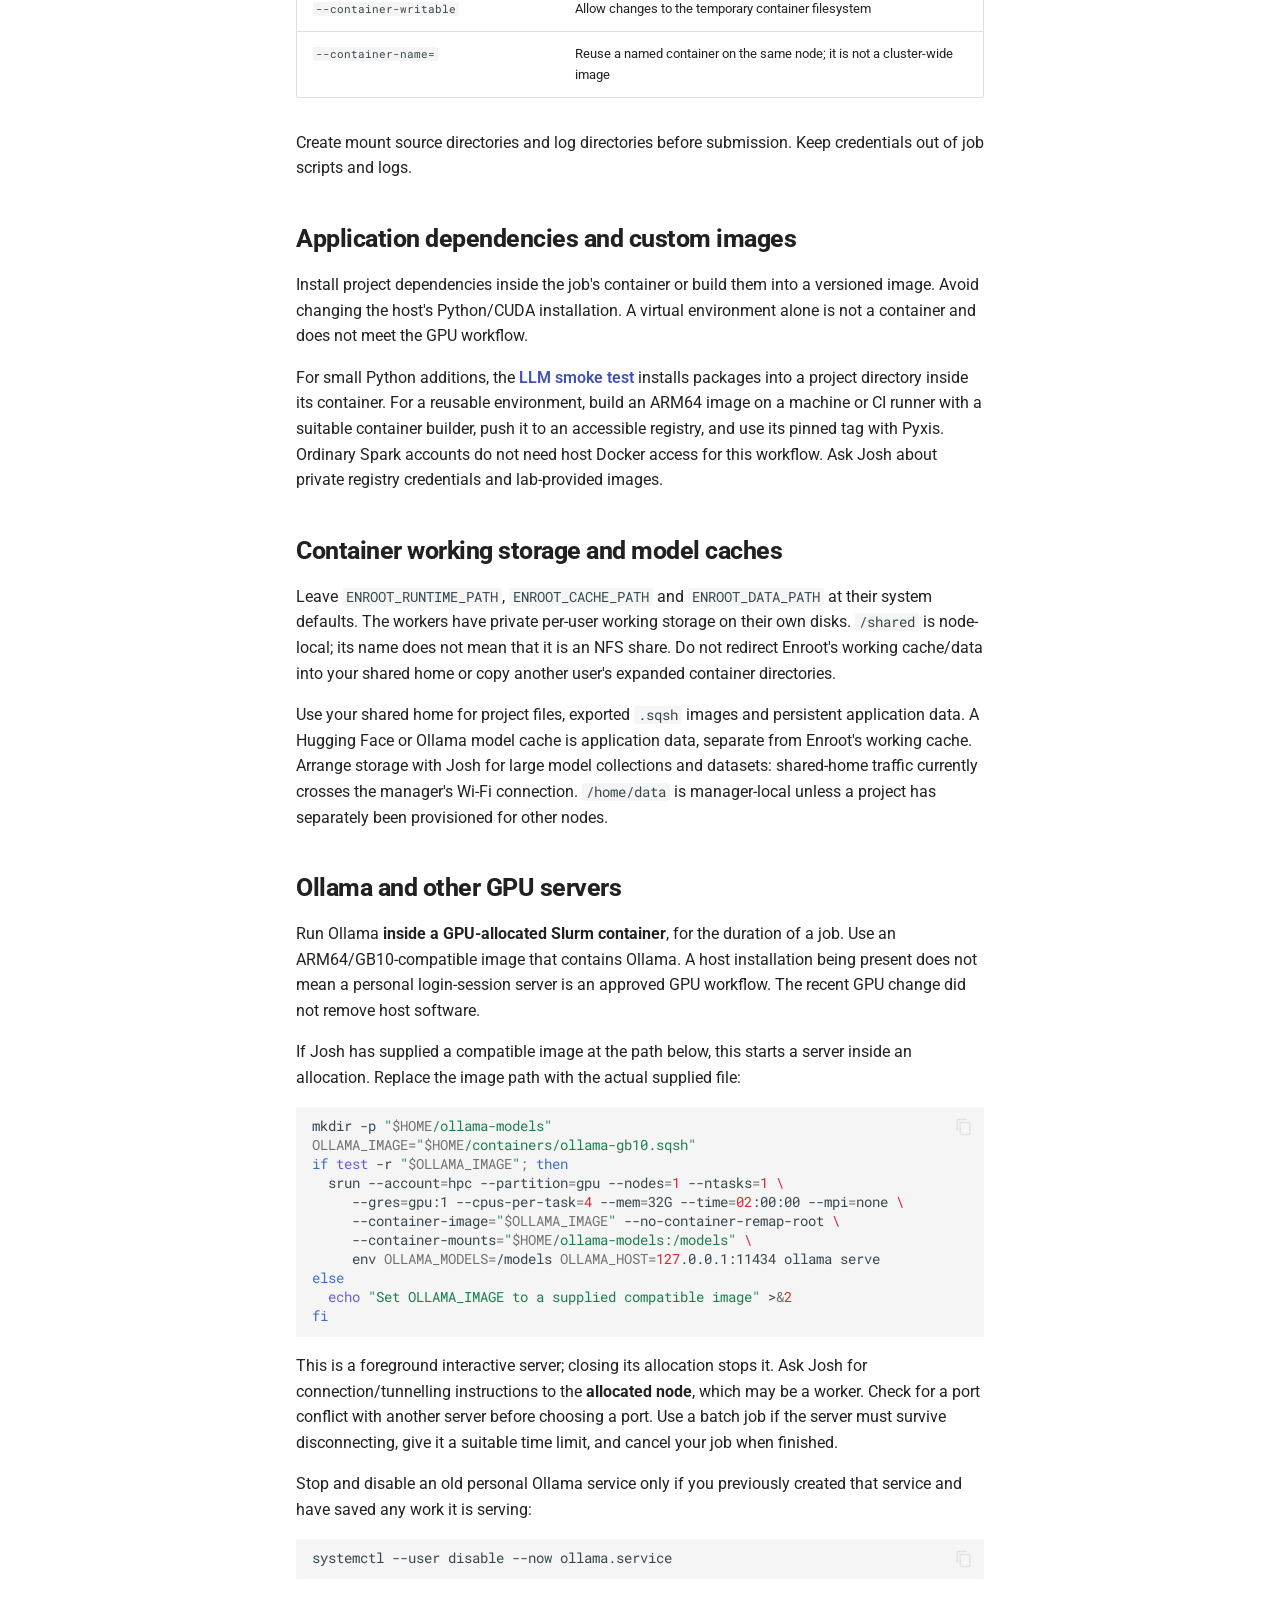
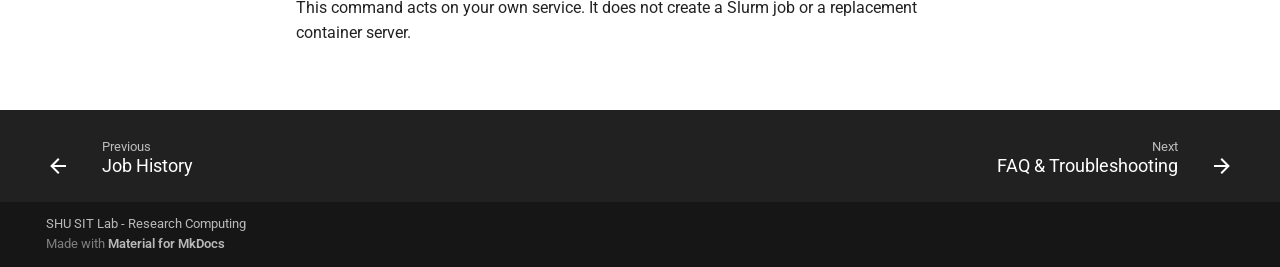
<file: containers/index.html>
<!doctype html>
<html lang="en" class="no-js">
  <head>
    
      <meta charset="utf-8">
      <meta name="viewport" content="width=device-width,initial-scale=1">
      
        <meta name="description" content="Documentation for SHU SIT Lab research computing and robots">
      
      
      
        <link rel="canonical" href="https://SHU-SIT-Lab.github.io/LabWiki/containers/">
      
      
        <link rel="prev" href="../job-history/">
      
      
        <link rel="next" href="../faq/">
      
      
        
      
      
      <link rel="icon" href="../assets/images/favicon.png">
      <meta name="generator" content="mkdocs-1.6.1, mkdocs-material-9.8.2">
    
    
      
        <title>Containers (Enroot & Pyxis) - LabWiki</title>
      
    
    
      <link rel="stylesheet" href="../assets/stylesheets/main.57a0d79d.min.css">
      
        
        <link rel="stylesheet" href="../assets/stylesheets/palette.fb2fffe2.min.css">
      
      


    
    
      
    
    
      
        
        
        <link rel="preconnect" href="https://fonts.gstatic.com" crossorigin>
        <link rel="stylesheet" href="https://fonts.googleapis.com/css?family=Roboto:300,300i,400,400i,700,700i%7CRoboto+Mono:400,400i,700,700i&display=fallback">
        <style>:root{--md-text-font:"Roboto";--md-code-font:"Roboto Mono"}</style>
      
    
    
      <link rel="stylesheet" href="../stylesheets/extra.css">
    
    <script>__md_scope=new URL("..",location),__md_hash=e=>[...e].reduce(((e,_)=>(e<<5)-e+_.charCodeAt(0)),0),__md_get=(e,_=localStorage,t=__md_scope)=>JSON.parse(_.getItem(t.pathname+"."+e)),__md_set=(e,_,t=localStorage,a=__md_scope)=>{try{t.setItem(a.pathname+"."+e,JSON.stringify(_))}catch(e){}}</script>
    
      

    
    
  </head>
  
  
    
    
      
    
    
    
    
    <body dir="ltr" data-md-color-scheme="default" data-md-color-primary="indigo" data-md-color-accent="indigo">
  
    
    <input class="md-toggle" data-md-toggle="drawer" type="checkbox" id="__drawer" autocomplete="off">
    <input class="md-toggle" data-md-toggle="search" type="checkbox" id="__search" autocomplete="off">
    <label class="md-overlay" for="__drawer"></label>
    <div data-md-component="skip">
      
        
        <a href="#containers-with-enroot-and-pyxis" class="md-skip">
          Skip to content
        </a>
      
    </div>
    <div data-md-component="announce">
      
    </div>
    
    
      

  

<header class="md-header md-header--shadow md-header--lifted" data-md-component="header">
  <nav class="md-header__inner md-grid" aria-label="Header">
    <a href=".." title="LabWiki" class="md-header__button md-logo" aria-label="LabWiki" data-md-component="logo">
      
  
  <svg xmlns="http://www.w3.org/2000/svg" viewBox="0 0 24 24"><path d="M4 1h16a1 1 0 0 1 1 1v4a1 1 0 0 1-1 1H4a1 1 0 0 1-1-1V2a1 1 0 0 1 1-1m0 8h16a1 1 0 0 1 1 1v4a1 1 0 0 1-1 1H4a1 1 0 0 1-1-1v-4a1 1 0 0 1 1-1m0 8h16a1 1 0 0 1 1 1v4a1 1 0 0 1-1 1H4a1 1 0 0 1-1-1v-4a1 1 0 0 1 1-1M9 5h1V3H9zm0 8h1v-2H9zm0 8h1v-2H9zM5 3v2h2V3zm0 8v2h2v-2zm0 8v2h2v-2z"/></svg>

    </a>
    <label class="md-header__button md-icon" for="__drawer">
      
      <svg xmlns="http://www.w3.org/2000/svg" viewBox="0 0 24 24"><path d="M3 6h18v2H3zm0 5h18v2H3zm0 5h18v2H3z"/></svg>
    </label>
    <div class="md-header__title" data-md-component="header-title">
      <div class="md-header__ellipsis">
        <div class="md-header__topic">
          <span class="md-ellipsis">
            LabWiki
          </span>
        </div>
        <div class="md-header__topic" data-md-component="header-topic">
          <span class="md-ellipsis">
            
              Containers (Enroot & Pyxis)
            
          </span>
        </div>
      </div>
    </div>
    
      
        <form class="md-header__option" data-md-component="palette">
  
    
    
    
    <input class="md-option" data-md-color-media="" data-md-color-scheme="default" data-md-color-primary="indigo" data-md-color-accent="indigo"  aria-label="Switch to dark mode"  type="radio" name="__palette" id="__palette_0">
    
      <label class="md-header__button md-icon" title="Switch to dark mode" for="__palette_1" hidden>
        <svg xmlns="http://www.w3.org/2000/svg" viewBox="0 0 24 24"><path d="M12 8a4 4 0 0 0-4 4 4 4 0 0 0 4 4 4 4 0 0 0 4-4 4 4 0 0 0-4-4m0 10a6 6 0 0 1-6-6 6 6 0 0 1 6-6 6 6 0 0 1 6 6 6 6 0 0 1-6 6m8-9.31V4h-4.69L12 .69 8.69 4H4v4.69L.69 12 4 15.31V20h4.69L12 23.31 15.31 20H20v-4.69L23.31 12z"/></svg>
      </label>
    
  
    
    
    
    <input class="md-option" data-md-color-media="" data-md-color-scheme="slate" data-md-color-primary="indigo" data-md-color-accent="indigo"  aria-label="Switch to light mode"  type="radio" name="__palette" id="__palette_1">
    
      <label class="md-header__button md-icon" title="Switch to light mode" for="__palette_0" hidden>
        <svg xmlns="http://www.w3.org/2000/svg" viewBox="0 0 24 24"><path d="M12 18c-.89 0-1.74-.2-2.5-.55C11.56 16.5 13 14.42 13 12s-1.44-4.5-3.5-5.45C10.26 6.2 11.11 6 12 6a6 6 0 0 1 6 6 6 6 0 0 1-6 6m8-9.31V4h-4.69L12 .69 8.69 4H4v4.69L.69 12 4 15.31V20h4.69L12 23.31 15.31 20H20v-4.69L23.31 12z"/></svg>
      </label>
    
  
</form>
      
    
    
      <script>var palette=__md_get("__palette");if(palette&&palette.color){if("(prefers-color-scheme)"===palette.color.media){var media=matchMedia("(prefers-color-scheme: light)"),input=document.querySelector(media.matches?"[data-md-color-media='(prefers-color-scheme: light)']":"[data-md-color-media='(prefers-color-scheme: dark)']");palette.color.media=input.getAttribute("data-md-color-media"),palette.color.scheme=input.getAttribute("data-md-color-scheme"),palette.color.primary=input.getAttribute("data-md-color-primary"),palette.color.accent=input.getAttribute("data-md-color-accent")}for(var[key,value]of Object.entries(palette.color))document.body.setAttribute("data-md-color-"+key,value)}</script>
    
    
    
      
      
        <label class="md-header__button md-icon" for="__search">
          
          <svg xmlns="http://www.w3.org/2000/svg" viewBox="0 0 24 24"><path d="M9.5 3A6.5 6.5 0 0 1 16 9.5c0 1.61-.59 3.09-1.56 4.23l.27.27h.79l5 5-1.5 1.5-5-5v-.79l-.27-.27A6.52 6.52 0 0 1 9.5 16 6.5 6.5 0 0 1 3 9.5 6.5 6.5 0 0 1 9.5 3m0 2C7 5 5 7 5 9.5S7 14 9.5 14 14 12 14 9.5 12 5 9.5 5"/></svg>
        </label>
        <div class="md-search" data-md-component="search" role="dialog">
  <label class="md-search__overlay" for="__search"></label>
  <div class="md-search__inner" role="search">
    <form class="md-search__form" name="search">
      <input type="text" class="md-search__input" name="query" aria-label="Search" placeholder="Search" autocapitalize="off" autocorrect="off" autocomplete="off" spellcheck="false" data-md-component="search-query" required>
      <label class="md-search__icon md-icon" for="__search">
        
        <svg xmlns="http://www.w3.org/2000/svg" viewBox="0 0 24 24"><path d="M9.5 3A6.5 6.5 0 0 1 16 9.5c0 1.61-.59 3.09-1.56 4.23l.27.27h.79l5 5-1.5 1.5-5-5v-.79l-.27-.27A6.52 6.52 0 0 1 9.5 16 6.5 6.5 0 0 1 3 9.5 6.5 6.5 0 0 1 9.5 3m0 2C7 5 5 7 5 9.5S7 14 9.5 14 14 12 14 9.5 12 5 9.5 5"/></svg>
        
        <svg xmlns="http://www.w3.org/2000/svg" viewBox="0 0 24 24"><path d="M20 11v2H8l5.5 5.5-1.42 1.42L4.16 12l7.92-7.92L13.5 5.5 8 11z"/></svg>
      </label>
      <nav class="md-search__options" aria-label="Search">
        
        <button type="reset" class="md-search__icon md-icon" title="Clear" aria-label="Clear" tabindex="-1">
          
          <svg xmlns="http://www.w3.org/2000/svg" viewBox="0 0 24 24"><path d="M19 6.41 17.59 5 12 10.59 6.41 5 5 6.41 10.59 12 5 17.59 6.41 19 12 13.41 17.59 19 19 17.59 13.41 12z"/></svg>
        </button>
      </nav>
      
        <div class="md-search__suggest" data-md-component="search-suggest"></div>
      
    </form>
    <div class="md-search__output">
      <div class="md-search__scrollwrap" tabindex="0" data-md-scrollfix>
        <div class="md-search-result" data-md-component="search-result">
          <div class="md-search-result__meta">
            Initializing search
          </div>
          <ol class="md-search-result__list" role="presentation"></ol>
        </div>
      </div>
    </div>
  </div>
</div>
      
    
    
      <div class="md-header__source">
        <a href="https://github.com/SHU-SIT-Lab/LabWiki" title="Go to repository" class="md-source" data-md-component="source">
  <div class="md-source__icon md-icon">
    
    <svg xmlns="http://www.w3.org/2000/svg" viewBox="0 0 512 512"><!--! Font Awesome Free 7.1.0 by @fontawesome - https://fontawesome.com License - https://fontawesome.com/license/free (Icons: CC BY 4.0, Fonts: SIL OFL 1.1, Code: MIT License) Copyright 2025 Fonticons, Inc.--><path d="M173.9 397.4c0 2-2.3 3.6-5.2 3.6-3.3.3-5.6-1.3-5.6-3.6 0-2 2.3-3.6 5.2-3.6 3-.3 5.6 1.3 5.6 3.6m-31.1-4.5c-.7 2 1.3 4.3 4.3 4.9 2.6 1 5.6 0 6.2-2s-1.3-4.3-4.3-5.2c-2.6-.7-5.5.3-6.2 2.3m44.2-1.7c-2.9.7-4.9 2.6-4.6 4.9.3 2 2.9 3.3 5.9 2.6 2.9-.7 4.9-2.6 4.6-4.6-.3-1.9-3-3.2-5.9-2.9M252.8 8C114.1 8 8 113.3 8 252c0 110.9 69.8 205.8 169.5 239.2 12.8 2.3 17.3-5.6 17.3-12.1 0-6.2-.3-40.4-.3-61.4 0 0-70 15-84.7-29.8 0 0-11.4-29.1-27.8-36.6 0 0-22.9-15.7 1.6-15.4 0 0 24.9 2 38.6 25.8 21.9 38.6 58.6 27.5 72.9 20.9 2.3-16 8.8-27.1 16-33.7-55.9-6.2-112.3-14.3-112.3-110.5 0-27.5 7.6-41.3 23.6-58.9-2.6-6.5-11.1-33.3 2.6-67.9 20.9-6.5 69 27 69 27 20-5.6 41.5-8.5 62.8-8.5s42.8 2.9 62.8 8.5c0 0 48.1-33.6 69-27 13.7 34.7 5.2 61.4 2.6 67.9 16 17.7 25.8 31.5 25.8 58.9 0 96.5-58.9 104.2-114.8 110.5 9.2 7.9 17 22.9 17 46.4 0 33.7-.3 75.4-.3 83.6 0 6.5 4.6 14.4 17.3 12.1C436.2 457.8 504 362.9 504 252 504 113.3 391.5 8 252.8 8M105.2 352.9c-1.3 1-1 3.3.7 5.2 1.6 1.6 3.9 2.3 5.2 1 1.3-1 1-3.3-.7-5.2-1.6-1.6-3.9-2.3-5.2-1m-10.8-8.1c-.7 1.3.3 2.9 2.3 3.9 1.6 1 3.6.7 4.3-.7.7-1.3-.3-2.9-2.3-3.9-2-.6-3.6-.3-4.3.7m32.4 35.6c-1.6 1.3-1 4.3 1.3 6.2 2.3 2.3 5.2 2.6 6.5 1 1.3-1.3.7-4.3-1.3-6.2-2.2-2.3-5.2-2.6-6.5-1m-11.4-14.7c-1.6 1-1.6 3.6 0 5.9s4.3 3.3 5.6 2.3c1.6-1.3 1.6-3.9 0-6.2-1.4-2.3-4-3.3-5.6-2"/></svg>
  </div>
  <div class="md-source__repository">
    SHU-SIT-Lab/LabWiki
  </div>
</a>
      </div>
    
  </nav>
  
    
      
<nav class="md-tabs" aria-label="Tabs" data-md-component="tabs">
  <div class="md-grid">
    <ul class="md-tabs__list">
      
        
  
  
  
  
    <li class="md-tabs__item">
      <a href=".." class="md-tabs__link">
        
  
  
    
  
  Home

      </a>
    </li>
  

      
        
  
  
  
  
    
    
      <li class="md-tabs__item">
        <a href="../robots/" class="md-tabs__link">
          
  
  
  Robots

        </a>
      </li>
    
  

      
        
  
  
  
  
    <li class="md-tabs__item">
      <a href="../getting-started/" class="md-tabs__link">
        
  
  
    
  
  Getting Started

      </a>
    </li>
  

      
        
  
  
  
  
    <li class="md-tabs__item">
      <a href="../cluster-updates/" class="md-tabs__link">
        
  
  
    
  
  Cluster Changes for Users

      </a>
    </li>
  

      
        
  
  
  
  
    <li class="md-tabs__item">
      <a href="../llm-smoke-test/" class="md-tabs__link">
        
  
  
    
  
  LLM Smoke Test

      </a>
    </li>
  

      
        
  
  
  
  
    <li class="md-tabs__item">
      <a href="../slurm-jobs/" class="md-tabs__link">
        
  
  
    
  
  Submitting Slurm Jobs

      </a>
    </li>
  

      
        
  
  
  
  
    <li class="md-tabs__item">
      <a href="../job-history/" class="md-tabs__link">
        
  
  
    
  
  Job History

      </a>
    </li>
  

      
        
  
  
  
    
  
  
    <li class="md-tabs__item md-tabs__item--active">
      <a href="./" class="md-tabs__link">
        
  
  
    
  
  Containers (Enroot & Pyxis)

      </a>
    </li>
  

      
        
  
  
  
  
    <li class="md-tabs__item">
      <a href="../faq/" class="md-tabs__link">
        
  
  
    
  
  FAQ & Troubleshooting

      </a>
    </li>
  

      
        
  
  
  
  
    <li class="md-tabs__item">
      <a href="../contributing/" class="md-tabs__link">
        
  
  
    
  
  Contributing to These Docs

      </a>
    </li>
  

      
    </ul>
  </div>
</nav>
    
  
</header>
    
    <div class="md-container" data-md-component="container">
      
      
        
      
      <main class="md-main" data-md-component="main">
        <div class="md-main__inner md-grid">
          
            
              
              <div class="md-sidebar md-sidebar--primary" data-md-component="sidebar" data-md-type="navigation" >
                <div class="md-sidebar__scrollwrap">
                  <div class="md-sidebar__inner">
                    


  


<nav class="md-nav md-nav--primary md-nav--lifted" aria-label="Navigation" data-md-level="0">
  <label class="md-nav__title" for="__drawer">
    <a href=".." title="LabWiki" class="md-nav__button md-logo" aria-label="LabWiki" data-md-component="logo">
      
  
  <svg xmlns="http://www.w3.org/2000/svg" viewBox="0 0 24 24"><path d="M4 1h16a1 1 0 0 1 1 1v4a1 1 0 0 1-1 1H4a1 1 0 0 1-1-1V2a1 1 0 0 1 1-1m0 8h16a1 1 0 0 1 1 1v4a1 1 0 0 1-1 1H4a1 1 0 0 1-1-1v-4a1 1 0 0 1 1-1m0 8h16a1 1 0 0 1 1 1v4a1 1 0 0 1-1 1H4a1 1 0 0 1-1-1v-4a1 1 0 0 1 1-1M9 5h1V3H9zm0 8h1v-2H9zm0 8h1v-2H9zM5 3v2h2V3zm0 8v2h2v-2zm0 8v2h2v-2z"/></svg>

    </a>
    LabWiki
  </label>
  
    <div class="md-nav__source">
      <a href="https://github.com/SHU-SIT-Lab/LabWiki" title="Go to repository" class="md-source" data-md-component="source">
  <div class="md-source__icon md-icon">
    
    <svg xmlns="http://www.w3.org/2000/svg" viewBox="0 0 512 512"><!--! Font Awesome Free 7.1.0 by @fontawesome - https://fontawesome.com License - https://fontawesome.com/license/free (Icons: CC BY 4.0, Fonts: SIL OFL 1.1, Code: MIT License) Copyright 2025 Fonticons, Inc.--><path d="M173.9 397.4c0 2-2.3 3.6-5.2 3.6-3.3.3-5.6-1.3-5.6-3.6 0-2 2.3-3.6 5.2-3.6 3-.3 5.6 1.3 5.6 3.6m-31.1-4.5c-.7 2 1.3 4.3 4.3 4.9 2.6 1 5.6 0 6.2-2s-1.3-4.3-4.3-5.2c-2.6-.7-5.5.3-6.2 2.3m44.2-1.7c-2.9.7-4.9 2.6-4.6 4.9.3 2 2.9 3.3 5.9 2.6 2.9-.7 4.9-2.6 4.6-4.6-.3-1.9-3-3.2-5.9-2.9M252.8 8C114.1 8 8 113.3 8 252c0 110.9 69.8 205.8 169.5 239.2 12.8 2.3 17.3-5.6 17.3-12.1 0-6.2-.3-40.4-.3-61.4 0 0-70 15-84.7-29.8 0 0-11.4-29.1-27.8-36.6 0 0-22.9-15.7 1.6-15.4 0 0 24.9 2 38.6 25.8 21.9 38.6 58.6 27.5 72.9 20.9 2.3-16 8.8-27.1 16-33.7-55.9-6.2-112.3-14.3-112.3-110.5 0-27.5 7.6-41.3 23.6-58.9-2.6-6.5-11.1-33.3 2.6-67.9 20.9-6.5 69 27 69 27 20-5.6 41.5-8.5 62.8-8.5s42.8 2.9 62.8 8.5c0 0 48.1-33.6 69-27 13.7 34.7 5.2 61.4 2.6 67.9 16 17.7 25.8 31.5 25.8 58.9 0 96.5-58.9 104.2-114.8 110.5 9.2 7.9 17 22.9 17 46.4 0 33.7-.3 75.4-.3 83.6 0 6.5 4.6 14.4 17.3 12.1C436.2 457.8 504 362.9 504 252 504 113.3 391.5 8 252.8 8M105.2 352.9c-1.3 1-1 3.3.7 5.2 1.6 1.6 3.9 2.3 5.2 1 1.3-1 1-3.3-.7-5.2-1.6-1.6-3.9-2.3-5.2-1m-10.8-8.1c-.7 1.3.3 2.9 2.3 3.9 1.6 1 3.6.7 4.3-.7.7-1.3-.3-2.9-2.3-3.9-2-.6-3.6-.3-4.3.7m32.4 35.6c-1.6 1.3-1 4.3 1.3 6.2 2.3 2.3 5.2 2.6 6.5 1 1.3-1.3.7-4.3-1.3-6.2-2.2-2.3-5.2-2.6-6.5-1m-11.4-14.7c-1.6 1-1.6 3.6 0 5.9s4.3 3.3 5.6 2.3c1.6-1.3 1.6-3.9 0-6.2-1.4-2.3-4-3.3-5.6-2"/></svg>
  </div>
  <div class="md-source__repository">
    SHU-SIT-Lab/LabWiki
  </div>
</a>
    </div>
  
  <ul class="md-nav__list" data-md-scrollfix>
    
      
      
  
  
  
  
    <li class="md-nav__item">
      <a href=".." class="md-nav__link">
        
  
  
  <span class="md-ellipsis">
    
  
    Home
  

    
  </span>
  
  

      </a>
    </li>
  

    
      
      
  
  
  
  
    
    
    
    
      
      
        
      
    
    
    <li class="md-nav__item md-nav__item--nested">
      
        
        
        <input class="md-nav__toggle md-toggle " type="checkbox" id="__nav_2" >
        
          
          <label class="md-nav__link" for="__nav_2" id="__nav_2_label" tabindex="0">
            
  
  
  <span class="md-ellipsis">
    
  
    Robots
  

    
  </span>
  
  

            <span class="md-nav__icon md-icon"></span>
          </label>
        
        <nav class="md-nav" data-md-level="1" aria-labelledby="__nav_2_label" aria-expanded="false">
          <label class="md-nav__title" for="__nav_2">
            <span class="md-nav__icon md-icon"></span>
            
  
    Robots
  

          </label>
          <ul class="md-nav__list" data-md-scrollfix>
            
              
                
  
  
  
  
    <li class="md-nav__item">
      <a href="../robots/" class="md-nav__link">
        
  
  
  <span class="md-ellipsis">
    
  
    Overview & Safety
  

    
  </span>
  
  

      </a>
    </li>
  

              
            
              
                
  
  
  
  
    <li class="md-nav__item">
      <a href="../robots/care-o-bot-4/" class="md-nav__link">
        
  
  
  <span class="md-ellipsis">
    
  
    Care-O-bot 4
  

    
  </span>
  
  

      </a>
    </li>
  

              
            
              
                
  
  
  
  
    <li class="md-nav__item">
      <a href="../robots/go2-edu/" class="md-nav__link">
        
  
  
  <span class="md-ellipsis">
    
  
    Unitree Go2 EDU
  

    
  </span>
  
  

      </a>
    </li>
  

              
            
          </ul>
        </nav>
      
    </li>
  

    
      
      
  
  
  
  
    <li class="md-nav__item">
      <a href="../getting-started/" class="md-nav__link">
        
  
  
  <span class="md-ellipsis">
    
  
    Getting Started
  

    
  </span>
  
  

      </a>
    </li>
  

    
      
      
  
  
  
  
    <li class="md-nav__item">
      <a href="../cluster-updates/" class="md-nav__link">
        
  
  
  <span class="md-ellipsis">
    
  
    Cluster Changes for Users
  

    
  </span>
  
  

      </a>
    </li>
  

    
      
      
  
  
  
  
    <li class="md-nav__item">
      <a href="../llm-smoke-test/" class="md-nav__link">
        
  
  
  <span class="md-ellipsis">
    
  
    LLM Smoke Test
  

    
  </span>
  
  

      </a>
    </li>
  

    
      
      
  
  
  
  
    <li class="md-nav__item">
      <a href="../slurm-jobs/" class="md-nav__link">
        
  
  
  <span class="md-ellipsis">
    
  
    Submitting Slurm Jobs
  

    
  </span>
  
  

      </a>
    </li>
  

    
      
      
  
  
  
  
    <li class="md-nav__item">
      <a href="../job-history/" class="md-nav__link">
        
  
  
  <span class="md-ellipsis">
    
  
    Job History
  

    
  </span>
  
  

      </a>
    </li>
  

    
      
      
  
  
    
  
  
  
    <li class="md-nav__item md-nav__item--active">
      
      <input class="md-nav__toggle md-toggle" type="checkbox" id="__toc">
      
      
        
      
      
        <label class="md-nav__link md-nav__link--active" for="__toc">
          
  
  
  <span class="md-ellipsis">
    
  
    Containers (Enroot & Pyxis)
  

    
  </span>
  
  

          <span class="md-nav__icon md-icon"></span>
        </label>
      
      <a href="./" class="md-nav__link md-nav__link--active">
        
  
  
  <span class="md-ellipsis">
    
  
    Containers (Enroot & Pyxis)
  

    
  </span>
  
  

      </a>
      
        

<nav class="md-nav md-nav--secondary" aria-label="Table of contents">
  
  
  
    
  
  
    <label class="md-nav__title" for="__toc">
      <span class="md-nav__icon md-icon"></span>
      Table of contents
    </label>
    <ul class="md-nav__list" data-md-component="toc" data-md-scrollfix>
      
        <li class="md-nav__item">
  <a href="#choose-a-compatible-image" class="md-nav__link">
    <span class="md-ellipsis">
      
        Choose a compatible image
      
    </span>
  </a>
  
</li>
      
        <li class="md-nav__item">
  <a href="#interactive-and-batch-commands" class="md-nav__link">
    <span class="md-ellipsis">
      
        Interactive and batch commands
      
    </span>
  </a>
  
</li>
      
        <li class="md-nav__item">
  <a href="#useful-options" class="md-nav__link">
    <span class="md-ellipsis">
      
        Useful options
      
    </span>
  </a>
  
</li>
      
        <li class="md-nav__item">
  <a href="#application-dependencies-and-custom-images" class="md-nav__link">
    <span class="md-ellipsis">
      
        Application dependencies and custom images
      
    </span>
  </a>
  
</li>
      
        <li class="md-nav__item">
  <a href="#container-working-storage-and-model-caches" class="md-nav__link">
    <span class="md-ellipsis">
      
        Container working storage and model caches
      
    </span>
  </a>
  
</li>
      
        <li class="md-nav__item">
  <a href="#ollama-and-other-gpu-servers" class="md-nav__link">
    <span class="md-ellipsis">
      
        Ollama and other GPU servers
      
    </span>
  </a>
  
</li>
      
    </ul>
  
</nav>
      
    </li>
  

    
      
      
  
  
  
  
    <li class="md-nav__item">
      <a href="../faq/" class="md-nav__link">
        
  
  
  <span class="md-ellipsis">
    
  
    FAQ & Troubleshooting
  

    
  </span>
  
  

      </a>
    </li>
  

    
      
      
  
  
  
  
    <li class="md-nav__item">
      <a href="../contributing/" class="md-nav__link">
        
  
  
  <span class="md-ellipsis">
    
  
    Contributing to These Docs
  

    
  </span>
  
  

      </a>
    </li>
  

    
  </ul>
</nav>
                  </div>
                </div>
              </div>
            
            
              
              <div class="md-sidebar md-sidebar--secondary" data-md-component="sidebar" data-md-type="toc" >
                <div class="md-sidebar__scrollwrap">
                  <div class="md-sidebar__inner">
                    

<nav class="md-nav md-nav--secondary" aria-label="Table of contents">
  
  
  
    
  
  
    <label class="md-nav__title" for="__toc">
      <span class="md-nav__icon md-icon"></span>
      Table of contents
    </label>
    <ul class="md-nav__list" data-md-component="toc" data-md-scrollfix>
      
        <li class="md-nav__item">
  <a href="#choose-a-compatible-image" class="md-nav__link">
    <span class="md-ellipsis">
      
        Choose a compatible image
      
    </span>
  </a>
  
</li>
      
        <li class="md-nav__item">
  <a href="#interactive-and-batch-commands" class="md-nav__link">
    <span class="md-ellipsis">
      
        Interactive and batch commands
      
    </span>
  </a>
  
</li>
      
        <li class="md-nav__item">
  <a href="#useful-options" class="md-nav__link">
    <span class="md-ellipsis">
      
        Useful options
      
    </span>
  </a>
  
</li>
      
        <li class="md-nav__item">
  <a href="#application-dependencies-and-custom-images" class="md-nav__link">
    <span class="md-ellipsis">
      
        Application dependencies and custom images
      
    </span>
  </a>
  
</li>
      
        <li class="md-nav__item">
  <a href="#container-working-storage-and-model-caches" class="md-nav__link">
    <span class="md-ellipsis">
      
        Container working storage and model caches
      
    </span>
  </a>
  
</li>
      
        <li class="md-nav__item">
  <a href="#ollama-and-other-gpu-servers" class="md-nav__link">
    <span class="md-ellipsis">
      
        Ollama and other GPU servers
      
    </span>
  </a>
  
</li>
      
    </ul>
  
</nav>
                  </div>
                </div>
              </div>
            
          
          
            <div class="md-content" data-md-component="content">
              
              <article class="md-content__inner md-typeset">
                
                  


  
    <a href="https://github.com/SHU-SIT-Lab/LabWiki/edit/main/docs/containers.md" title="Edit this page" class="md-content__button md-icon" rel="edit">
      
      <svg xmlns="http://www.w3.org/2000/svg" viewBox="0 0 24 24"><path d="M10 20H6V4h7v5h5v3.1l2-2V8l-6-6H6c-1.1 0-2 .9-2 2v16c0 1.1.9 2 2 2h4zm10.2-7c.1 0 .3.1.4.2l1.3 1.3c.2.2.2.6 0 .8l-1 1-2.1-2.1 1-1c.1-.1.2-.2.4-.2m0 3.9L14.1 23H12v-2.1l6.1-6.1z"/></svg>
    </a>
  
  


<h1 id="containers-with-enroot-and-pyxis">Containers with Enroot and Pyxis<a class="headerlink" href="#containers-with-enroot-and-pyxis" title="Permanent link">&para;</a></h1>
<p><strong>Run every GPU workload inside a container launched through Slurm.</strong> Request
the GPU and the container in the same <code>srun</code> command. Enroot is the rootless
container runtime; Pyxis connects it to Slurm. You do not need <code>sudo</code>, Docker
group membership or a Docker daemon on the Spark.</p>
<p>The manager blocks GPU access from ordinary login sessions and personal
services. A container started directly from an SSH shell does not create a GPU
allocation. See <a href="../cluster-updates/">Cluster Changes for Users</a> for the policy.</p>
<h2 id="choose-a-compatible-image">Choose a compatible image<a class="headerlink" href="#choose-a-compatible-image" title="Permanent link">&para;</a></h2>
<p>The Sparks use <strong>ARM64 (<code>aarch64</code>) CPUs and GB10 GPUs</strong>. An x86-only image or a
framework that lacks GB10 support will not work. The examples pin NVIDIA's
PyTorch <strong>25.09-py3</strong>, which includes CUDA 13.0.1; see the
<a href="https://docs.nvidia.com/deeplearning/frameworks/pytorch-release-notes/rel-25-09.html">NVIDIA release notes</a>.
Pin a version for reproducibility and check compatibility before changing it.</p>
<p>Pyxis accepts a registry image or an existing SquashFS file:</p>
<table>
<thead>
<tr>
<th>Image form</th>
<th>Example</th>
</tr>
</thead>
<tbody>
<tr>
<td>NVIDIA registry</td>
<td><code>nvcr.io#nvidia/pytorch:25.09-py3</code></td>
</tr>
<tr>
<td>Docker Hub</td>
<td><code>ubuntu:24.04</code> (a CPU base image, not a complete GPU ML environment)</td>
</tr>
<tr>
<td>Exported image file</td>
<td><code>"$HOME/containers/my-project.sqsh"</code></td>
</tr>
</tbody>
</table>
<p>Use the <code>#</code> separator for a non-default registry with the installed Enroot/Pyxis
stack. The image file and its parent directories must be readable by your user
on the allocated node. A file in your shared home has the same path on all nodes.
The <a href="https://github.com/NVIDIA/pyxis/wiki/Usage">Pyxis usage guide</a> describes its
image and mount options.</p>
<h2 id="interactive-and-batch-commands">Interactive and batch commands<a class="headerlink" href="#interactive-and-batch-commands" title="Permanent link">&para;</a></h2>
<p>The <a href="../slurm-jobs/">Slurm guide</a> contains complete interactive and batch GPU
container examples. Both bind a project directory into <code>/workspace</code>, run as your
ordinary identity, and request CPU, memory and time as well as a GPU.</p>
<p>Keep source, data and outputs in bind-mounted directories. Changes made only
inside a temporary container filesystem may disappear when the job ends.
Container preparation and model downloads count toward the job's time limit.</p>
<h2 id="useful-options">Useful options<a class="headerlink" href="#useful-options" title="Permanent link">&para;</a></h2>
<table>
<thead>
<tr>
<th>Option</th>
<th>Purpose</th>
</tr>
</thead>
<tbody>
<tr>
<td><code>--container-image=</code></td>
<td>Choose the image; required for the GPU workflow</td>
</tr>
<tr>
<td><code>--container-mounts="host:container"</code></td>
<td>Make project data visible inside the container</td>
</tr>
<tr>
<td><code>--container-workdir=/workspace</code></td>
<td>Set the application's working directory</td>
</tr>
<tr>
<td><code>--no-container-remap-root</code></td>
<td>Show your normal UID inside the container; this does not grant host privileges</td>
</tr>
<tr>
<td><code>--container-writable</code></td>
<td>Allow changes to the temporary container filesystem</td>
</tr>
<tr>
<td><code>--container-name=</code></td>
<td>Reuse a named container on the same node; it is not a cluster-wide image</td>
</tr>
</tbody>
</table>
<p>Create mount source directories and log directories before submission. Keep
credentials out of job scripts and logs.</p>
<h2 id="application-dependencies-and-custom-images">Application dependencies and custom images<a class="headerlink" href="#application-dependencies-and-custom-images" title="Permanent link">&para;</a></h2>
<p>Install project dependencies inside the job's container or build them into a
versioned image. Avoid changing the host's Python/CUDA installation. A virtual
environment alone is not a container and does not meet the GPU workflow.</p>
<p>For small Python additions, the <a href="../llm-smoke-test/">LLM smoke test</a> installs
packages into a project directory inside its container. For a reusable environment,
build an ARM64 image on a machine or CI runner with a suitable container builder,
push it to an accessible registry, and use its pinned tag with Pyxis. Ordinary
Spark accounts do not need host Docker access for this workflow. Ask Josh about
private registry credentials and lab-provided images.</p>
<h2 id="container-working-storage-and-model-caches">Container working storage and model caches<a class="headerlink" href="#container-working-storage-and-model-caches" title="Permanent link">&para;</a></h2>
<p>Leave <code>ENROOT_RUNTIME_PATH</code>, <code>ENROOT_CACHE_PATH</code> and <code>ENROOT_DATA_PATH</code> at their
system defaults. The workers have private per-user working storage on their own
disks. <code>/shared</code> is node-local; its name does not mean that it is an NFS share.
Do not redirect Enroot's working cache/data into your shared home or copy another
user's expanded container directories.</p>
<p>Use your shared home for project files, exported <code>.sqsh</code> images and persistent
application data. A Hugging Face or Ollama model cache is application data,
separate from Enroot's working cache. Arrange storage with Josh for large model
collections and datasets: shared-home traffic currently crosses the manager's
Wi-Fi connection. <code>/home/data</code> is manager-local unless a project has separately
been provisioned for other nodes.</p>
<h2 id="ollama-and-other-gpu-servers">Ollama and other GPU servers<a class="headerlink" href="#ollama-and-other-gpu-servers" title="Permanent link">&para;</a></h2>
<p>Run Ollama <strong>inside a GPU-allocated Slurm container</strong>, for the duration of a job.
Use an ARM64/GB10-compatible image that contains Ollama. A host installation
being present does not mean a personal login-session server is an approved GPU
workflow. The recent GPU change did not remove host software.</p>
<p>If Josh has supplied a compatible image at the path below, this starts a server
inside an allocation. Replace the image path with the actual supplied file:</p>
<div class="highlight"><pre><span></span><code>mkdir<span class="w"> </span>-p<span class="w"> </span><span class="s2">"</span><span class="nv">$HOME</span><span class="s2">/ollama-models"</span>
<span class="nv">OLLAMA_IMAGE</span><span class="o">=</span><span class="s2">"</span><span class="nv">$HOME</span><span class="s2">/containers/ollama-gb10.sqsh"</span>
<span class="k">if</span><span class="w"> </span><span class="nb">test</span><span class="w"> </span>-r<span class="w"> </span><span class="s2">"</span><span class="nv">$OLLAMA_IMAGE</span><span class="s2">"</span><span class="p">;</span><span class="w"> </span><span class="k">then</span>
<span class="w">  </span>srun<span class="w"> </span>--account<span class="o">=</span>hpc<span class="w"> </span>--partition<span class="o">=</span>gpu<span class="w"> </span>--nodes<span class="o">=</span><span class="m">1</span><span class="w"> </span>--ntasks<span class="o">=</span><span class="m">1</span><span class="w"> </span><span class="se">\</span>
<span class="w">     </span>--gres<span class="o">=</span>gpu:1<span class="w"> </span>--cpus-per-task<span class="o">=</span><span class="m">4</span><span class="w"> </span>--mem<span class="o">=</span>32G<span class="w"> </span>--time<span class="o">=</span><span class="m">02</span>:00:00<span class="w"> </span>--mpi<span class="o">=</span>none<span class="w"> </span><span class="se">\</span>
<span class="w">     </span>--container-image<span class="o">=</span><span class="s2">"</span><span class="nv">$OLLAMA_IMAGE</span><span class="s2">"</span><span class="w"> </span>--no-container-remap-root<span class="w"> </span><span class="se">\</span>
<span class="w">     </span>--container-mounts<span class="o">=</span><span class="s2">"</span><span class="nv">$HOME</span><span class="s2">/ollama-models:/models"</span><span class="w"> </span><span class="se">\</span>
<span class="w">     </span>env<span class="w"> </span><span class="nv">OLLAMA_MODELS</span><span class="o">=</span>/models<span class="w"> </span><span class="nv">OLLAMA_HOST</span><span class="o">=</span><span class="m">127</span>.0.0.1:11434<span class="w"> </span>ollama<span class="w"> </span>serve
<span class="k">else</span>
<span class="w">  </span><span class="nb">echo</span><span class="w"> </span><span class="s2">"Set OLLAMA_IMAGE to a supplied compatible image"</span><span class="w"> </span>&gt;<span class="p">&amp;</span><span class="m">2</span>
<span class="k">fi</span>
</code></pre></div>
<p>This is a foreground interactive server; closing its allocation stops it. Ask
Josh for connection/tunnelling instructions to the <strong>allocated node</strong>, which may
be a worker. Check for a port conflict with another server before choosing a port.
Use a batch job if the server must survive disconnecting, give it a suitable time
limit, and cancel your job when finished.</p>
<p>Stop and disable an old personal Ollama service only if you previously created
that service and have saved any work it is serving:</p>
<div class="highlight"><pre><span></span><code>systemctl<span class="w"> </span>--user<span class="w"> </span>disable<span class="w"> </span>--now<span class="w"> </span>ollama.service
</code></pre></div>
<p>This command acts on your own service. It does not create a Slurm job or a
replacement container server.</p>












                
              </article>
            </div>
          
          
<script>var target=document.getElementById(location.hash.slice(1));target&&target.name&&(target.checked=target.name.startsWith("__tabbed_"))</script>
        </div>
        
          <button type="button" class="md-top md-icon" data-md-component="top" hidden>
  
  <svg xmlns="http://www.w3.org/2000/svg" viewBox="0 0 24 24"><path d="M13 20h-2V8l-5.5 5.5-1.42-1.42L12 4.16l7.92 7.92-1.42 1.42L13 8z"/></svg>
  Back to top
</button>
        
      </main>
      
        <footer class="md-footer">
  
    
      
      <nav class="md-footer__inner md-grid" aria-label="Footer" >
        
          
          <a href="../job-history/" class="md-footer__link md-footer__link--prev" aria-label="Previous: Job History">
            <div class="md-footer__button md-icon">
              
              <svg xmlns="http://www.w3.org/2000/svg" viewBox="0 0 24 24"><path d="M20 11v2H8l5.5 5.5-1.42 1.42L4.16 12l7.92-7.92L13.5 5.5 8 11z"/></svg>
            </div>
            <div class="md-footer__title">
              <span class="md-footer__direction">
                Previous
              </span>
              <div class="md-ellipsis">
                Job History
              </div>
            </div>
          </a>
        
        
          
          <a href="../faq/" class="md-footer__link md-footer__link--next" aria-label="Next: FAQ &amp; Troubleshooting">
            <div class="md-footer__title">
              <span class="md-footer__direction">
                Next
              </span>
              <div class="md-ellipsis">
                FAQ & Troubleshooting
              </div>
            </div>
            <div class="md-footer__button md-icon">
              
              <svg xmlns="http://www.w3.org/2000/svg" viewBox="0 0 24 24"><path d="M4 11v2h12l-5.5 5.5 1.42 1.42L19.84 12l-7.92-7.92L10.5 5.5 16 11z"/></svg>
            </div>
          </a>
        
      </nav>
    
  
  <div class="md-footer-meta md-typeset">
    <div class="md-footer-meta__inner md-grid">
      <div class="md-copyright">
  
    <div class="md-copyright__highlight">
      SHU SIT Lab - Research Computing
    </div>
  
  
    Made with
    <a href="https://squidfunk.github.io/mkdocs-material/" target="_blank" rel="noopener">
      Material for MkDocs
    </a>
  
</div>
      
    </div>
  </div>
</footer>
      
    </div>
    <div class="md-dialog" data-md-component="dialog">
      <div class="md-dialog__inner md-typeset"></div>
    </div>
    
    
    
      
      
      <script id="__config" type="application/json">{"annotate": null, "base": "..", "features": ["navigation.instant", "navigation.tabs", "navigation.tabs.sticky", "navigation.sections", "navigation.top", "navigation.footer", "content.code.copy", "content.action.edit", "search.suggest", "search.highlight"], "search": "../assets/javascripts/workers/search.a7633da7.min.js", "tags": null, "translations": {"clipboard.copied": "Copied to clipboard", "clipboard.copy": "Copy to clipboard", "search.result.more.one": "1 more on this page", "search.result.more.other": "# more on this page", "search.result.none": "No matching documents", "search.result.one": "1 matching document", "search.result.other": "# matching documents", "search.result.placeholder": "Type to start searching", "search.result.term.missing": "Missing", "select.version": "Select version"}, "version": null}</script>
    
    
      <script src="../assets/javascripts/bundle.a5f9d56c.min.js"></script>
      
    
  </body>
</html>
</file>
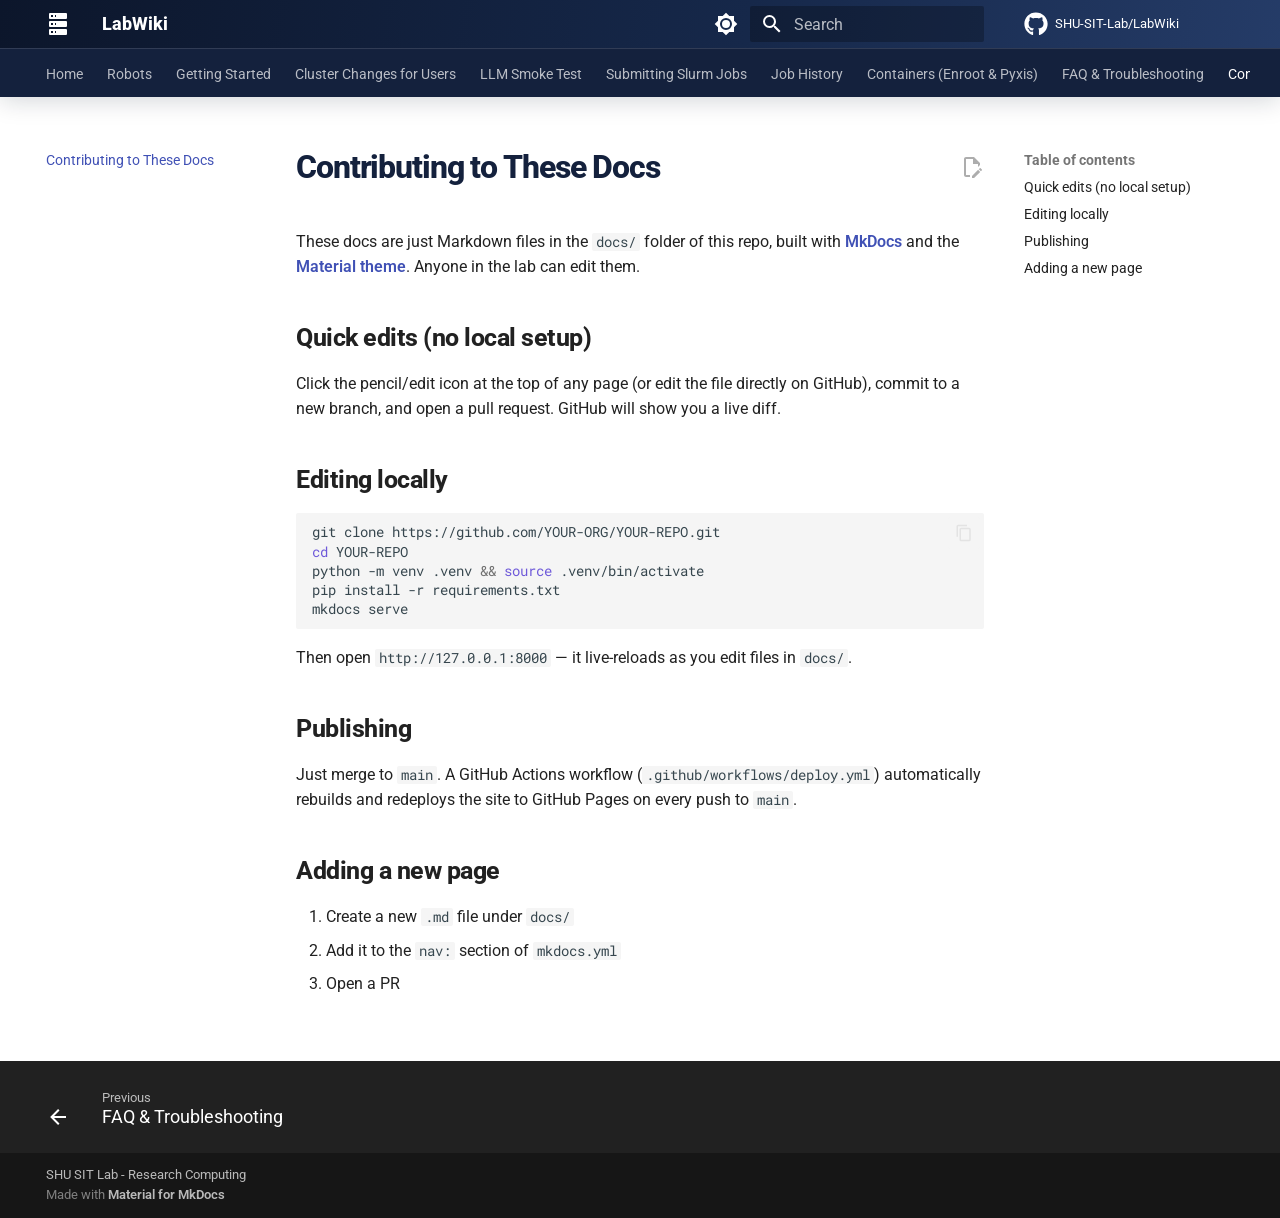
<file: contributing/index.html>
<!doctype html>
<html lang="en" class="no-js">
  <head>
    
      <meta charset="utf-8">
      <meta name="viewport" content="width=device-width,initial-scale=1">
      
        <meta name="description" content="Documentation for SHU SIT Lab research computing and robots">
      
      
      
        <link rel="canonical" href="https://SHU-SIT-Lab.github.io/LabWiki/contributing/">
      
      
        <link rel="prev" href="../faq/">
      
      
      
        
      
      
      <link rel="icon" href="../assets/images/favicon.png">
      <meta name="generator" content="mkdocs-1.6.1, mkdocs-material-9.8.2">
    
    
      
        <title>Contributing to These Docs - LabWiki</title>
      
    
    
      <link rel="stylesheet" href="../assets/stylesheets/main.57a0d79d.min.css">
      
        
        <link rel="stylesheet" href="../assets/stylesheets/palette.fb2fffe2.min.css">
      
      


    
    
      
    
    
      
        
        
        <link rel="preconnect" href="https://fonts.gstatic.com" crossorigin>
        <link rel="stylesheet" href="https://fonts.googleapis.com/css?family=Roboto:300,300i,400,400i,700,700i%7CRoboto+Mono:400,400i,700,700i&display=fallback">
        <style>:root{--md-text-font:"Roboto";--md-code-font:"Roboto Mono"}</style>
      
    
    
      <link rel="stylesheet" href="../stylesheets/extra.css">
    
    <script>__md_scope=new URL("..",location),__md_hash=e=>[...e].reduce(((e,_)=>(e<<5)-e+_.charCodeAt(0)),0),__md_get=(e,_=localStorage,t=__md_scope)=>JSON.parse(_.getItem(t.pathname+"."+e)),__md_set=(e,_,t=localStorage,a=__md_scope)=>{try{t.setItem(a.pathname+"."+e,JSON.stringify(_))}catch(e){}}</script>
    
      

    
    
  </head>
  
  
    
    
      
    
    
    
    
    <body dir="ltr" data-md-color-scheme="default" data-md-color-primary="indigo" data-md-color-accent="indigo">
  
    
    <input class="md-toggle" data-md-toggle="drawer" type="checkbox" id="__drawer" autocomplete="off">
    <input class="md-toggle" data-md-toggle="search" type="checkbox" id="__search" autocomplete="off">
    <label class="md-overlay" for="__drawer"></label>
    <div data-md-component="skip">
      
        
        <a href="#contributing-to-these-docs" class="md-skip">
          Skip to content
        </a>
      
    </div>
    <div data-md-component="announce">
      
    </div>
    
    
      

  

<header class="md-header md-header--shadow md-header--lifted" data-md-component="header">
  <nav class="md-header__inner md-grid" aria-label="Header">
    <a href=".." title="LabWiki" class="md-header__button md-logo" aria-label="LabWiki" data-md-component="logo">
      
  
  <svg xmlns="http://www.w3.org/2000/svg" viewBox="0 0 24 24"><path d="M4 1h16a1 1 0 0 1 1 1v4a1 1 0 0 1-1 1H4a1 1 0 0 1-1-1V2a1 1 0 0 1 1-1m0 8h16a1 1 0 0 1 1 1v4a1 1 0 0 1-1 1H4a1 1 0 0 1-1-1v-4a1 1 0 0 1 1-1m0 8h16a1 1 0 0 1 1 1v4a1 1 0 0 1-1 1H4a1 1 0 0 1-1-1v-4a1 1 0 0 1 1-1M9 5h1V3H9zm0 8h1v-2H9zm0 8h1v-2H9zM5 3v2h2V3zm0 8v2h2v-2zm0 8v2h2v-2z"/></svg>

    </a>
    <label class="md-header__button md-icon" for="__drawer">
      
      <svg xmlns="http://www.w3.org/2000/svg" viewBox="0 0 24 24"><path d="M3 6h18v2H3zm0 5h18v2H3zm0 5h18v2H3z"/></svg>
    </label>
    <div class="md-header__title" data-md-component="header-title">
      <div class="md-header__ellipsis">
        <div class="md-header__topic">
          <span class="md-ellipsis">
            LabWiki
          </span>
        </div>
        <div class="md-header__topic" data-md-component="header-topic">
          <span class="md-ellipsis">
            
              Contributing to These Docs
            
          </span>
        </div>
      </div>
    </div>
    
      
        <form class="md-header__option" data-md-component="palette">
  
    
    
    
    <input class="md-option" data-md-color-media="" data-md-color-scheme="default" data-md-color-primary="indigo" data-md-color-accent="indigo"  aria-label="Switch to dark mode"  type="radio" name="__palette" id="__palette_0">
    
      <label class="md-header__button md-icon" title="Switch to dark mode" for="__palette_1" hidden>
        <svg xmlns="http://www.w3.org/2000/svg" viewBox="0 0 24 24"><path d="M12 8a4 4 0 0 0-4 4 4 4 0 0 0 4 4 4 4 0 0 0 4-4 4 4 0 0 0-4-4m0 10a6 6 0 0 1-6-6 6 6 0 0 1 6-6 6 6 0 0 1 6 6 6 6 0 0 1-6 6m8-9.31V4h-4.69L12 .69 8.69 4H4v4.69L.69 12 4 15.31V20h4.69L12 23.31 15.31 20H20v-4.69L23.31 12z"/></svg>
      </label>
    
  
    
    
    
    <input class="md-option" data-md-color-media="" data-md-color-scheme="slate" data-md-color-primary="indigo" data-md-color-accent="indigo"  aria-label="Switch to light mode"  type="radio" name="__palette" id="__palette_1">
    
      <label class="md-header__button md-icon" title="Switch to light mode" for="__palette_0" hidden>
        <svg xmlns="http://www.w3.org/2000/svg" viewBox="0 0 24 24"><path d="M12 18c-.89 0-1.74-.2-2.5-.55C11.56 16.5 13 14.42 13 12s-1.44-4.5-3.5-5.45C10.26 6.2 11.11 6 12 6a6 6 0 0 1 6 6 6 6 0 0 1-6 6m8-9.31V4h-4.69L12 .69 8.69 4H4v4.69L.69 12 4 15.31V20h4.69L12 23.31 15.31 20H20v-4.69L23.31 12z"/></svg>
      </label>
    
  
</form>
      
    
    
      <script>var palette=__md_get("__palette");if(palette&&palette.color){if("(prefers-color-scheme)"===palette.color.media){var media=matchMedia("(prefers-color-scheme: light)"),input=document.querySelector(media.matches?"[data-md-color-media='(prefers-color-scheme: light)']":"[data-md-color-media='(prefers-color-scheme: dark)']");palette.color.media=input.getAttribute("data-md-color-media"),palette.color.scheme=input.getAttribute("data-md-color-scheme"),palette.color.primary=input.getAttribute("data-md-color-primary"),palette.color.accent=input.getAttribute("data-md-color-accent")}for(var[key,value]of Object.entries(palette.color))document.body.setAttribute("data-md-color-"+key,value)}</script>
    
    
    
      
      
        <label class="md-header__button md-icon" for="__search">
          
          <svg xmlns="http://www.w3.org/2000/svg" viewBox="0 0 24 24"><path d="M9.5 3A6.5 6.5 0 0 1 16 9.5c0 1.61-.59 3.09-1.56 4.23l.27.27h.79l5 5-1.5 1.5-5-5v-.79l-.27-.27A6.52 6.52 0 0 1 9.5 16 6.5 6.5 0 0 1 3 9.5 6.5 6.5 0 0 1 9.5 3m0 2C7 5 5 7 5 9.5S7 14 9.5 14 14 12 14 9.5 12 5 9.5 5"/></svg>
        </label>
        <div class="md-search" data-md-component="search" role="dialog">
  <label class="md-search__overlay" for="__search"></label>
  <div class="md-search__inner" role="search">
    <form class="md-search__form" name="search">
      <input type="text" class="md-search__input" name="query" aria-label="Search" placeholder="Search" autocapitalize="off" autocorrect="off" autocomplete="off" spellcheck="false" data-md-component="search-query" required>
      <label class="md-search__icon md-icon" for="__search">
        
        <svg xmlns="http://www.w3.org/2000/svg" viewBox="0 0 24 24"><path d="M9.5 3A6.5 6.5 0 0 1 16 9.5c0 1.61-.59 3.09-1.56 4.23l.27.27h.79l5 5-1.5 1.5-5-5v-.79l-.27-.27A6.52 6.52 0 0 1 9.5 16 6.5 6.5 0 0 1 3 9.5 6.5 6.5 0 0 1 9.5 3m0 2C7 5 5 7 5 9.5S7 14 9.5 14 14 12 14 9.5 12 5 9.5 5"/></svg>
        
        <svg xmlns="http://www.w3.org/2000/svg" viewBox="0 0 24 24"><path d="M20 11v2H8l5.5 5.5-1.42 1.42L4.16 12l7.92-7.92L13.5 5.5 8 11z"/></svg>
      </label>
      <nav class="md-search__options" aria-label="Search">
        
        <button type="reset" class="md-search__icon md-icon" title="Clear" aria-label="Clear" tabindex="-1">
          
          <svg xmlns="http://www.w3.org/2000/svg" viewBox="0 0 24 24"><path d="M19 6.41 17.59 5 12 10.59 6.41 5 5 6.41 10.59 12 5 17.59 6.41 19 12 13.41 17.59 19 19 17.59 13.41 12z"/></svg>
        </button>
      </nav>
      
        <div class="md-search__suggest" data-md-component="search-suggest"></div>
      
    </form>
    <div class="md-search__output">
      <div class="md-search__scrollwrap" tabindex="0" data-md-scrollfix>
        <div class="md-search-result" data-md-component="search-result">
          <div class="md-search-result__meta">
            Initializing search
          </div>
          <ol class="md-search-result__list" role="presentation"></ol>
        </div>
      </div>
    </div>
  </div>
</div>
      
    
    
      <div class="md-header__source">
        <a href="https://github.com/SHU-SIT-Lab/LabWiki" title="Go to repository" class="md-source" data-md-component="source">
  <div class="md-source__icon md-icon">
    
    <svg xmlns="http://www.w3.org/2000/svg" viewBox="0 0 512 512"><!--! Font Awesome Free 7.1.0 by @fontawesome - https://fontawesome.com License - https://fontawesome.com/license/free (Icons: CC BY 4.0, Fonts: SIL OFL 1.1, Code: MIT License) Copyright 2025 Fonticons, Inc.--><path d="M173.9 397.4c0 2-2.3 3.6-5.2 3.6-3.3.3-5.6-1.3-5.6-3.6 0-2 2.3-3.6 5.2-3.6 3-.3 5.6 1.3 5.6 3.6m-31.1-4.5c-.7 2 1.3 4.3 4.3 4.9 2.6 1 5.6 0 6.2-2s-1.3-4.3-4.3-5.2c-2.6-.7-5.5.3-6.2 2.3m44.2-1.7c-2.9.7-4.9 2.6-4.6 4.9.3 2 2.9 3.3 5.9 2.6 2.9-.7 4.9-2.6 4.6-4.6-.3-1.9-3-3.2-5.9-2.9M252.8 8C114.1 8 8 113.3 8 252c0 110.9 69.8 205.8 169.5 239.2 12.8 2.3 17.3-5.6 17.3-12.1 0-6.2-.3-40.4-.3-61.4 0 0-70 15-84.7-29.8 0 0-11.4-29.1-27.8-36.6 0 0-22.9-15.7 1.6-15.4 0 0 24.9 2 38.6 25.8 21.9 38.6 58.6 27.5 72.9 20.9 2.3-16 8.8-27.1 16-33.7-55.9-6.2-112.3-14.3-112.3-110.5 0-27.5 7.6-41.3 23.6-58.9-2.6-6.5-11.1-33.3 2.6-67.9 20.9-6.5 69 27 69 27 20-5.6 41.5-8.5 62.8-8.5s42.8 2.9 62.8 8.5c0 0 48.1-33.6 69-27 13.7 34.7 5.2 61.4 2.6 67.9 16 17.7 25.8 31.5 25.8 58.9 0 96.5-58.9 104.2-114.8 110.5 9.2 7.9 17 22.9 17 46.4 0 33.7-.3 75.4-.3 83.6 0 6.5 4.6 14.4 17.3 12.1C436.2 457.8 504 362.9 504 252 504 113.3 391.5 8 252.8 8M105.2 352.9c-1.3 1-1 3.3.7 5.2 1.6 1.6 3.9 2.3 5.2 1 1.3-1 1-3.3-.7-5.2-1.6-1.6-3.9-2.3-5.2-1m-10.8-8.1c-.7 1.3.3 2.9 2.3 3.9 1.6 1 3.6.7 4.3-.7.7-1.3-.3-2.9-2.3-3.9-2-.6-3.6-.3-4.3.7m32.4 35.6c-1.6 1.3-1 4.3 1.3 6.2 2.3 2.3 5.2 2.6 6.5 1 1.3-1.3.7-4.3-1.3-6.2-2.2-2.3-5.2-2.6-6.5-1m-11.4-14.7c-1.6 1-1.6 3.6 0 5.9s4.3 3.3 5.6 2.3c1.6-1.3 1.6-3.9 0-6.2-1.4-2.3-4-3.3-5.6-2"/></svg>
  </div>
  <div class="md-source__repository">
    SHU-SIT-Lab/LabWiki
  </div>
</a>
      </div>
    
  </nav>
  
    
      
<nav class="md-tabs" aria-label="Tabs" data-md-component="tabs">
  <div class="md-grid">
    <ul class="md-tabs__list">
      
        
  
  
  
  
    <li class="md-tabs__item">
      <a href=".." class="md-tabs__link">
        
  
  
    
  
  Home

      </a>
    </li>
  

      
        
  
  
  
  
    
    
      <li class="md-tabs__item">
        <a href="../robots/" class="md-tabs__link">
          
  
  
  Robots

        </a>
      </li>
    
  

      
        
  
  
  
  
    <li class="md-tabs__item">
      <a href="../getting-started/" class="md-tabs__link">
        
  
  
    
  
  Getting Started

      </a>
    </li>
  

      
        
  
  
  
  
    <li class="md-tabs__item">
      <a href="../cluster-updates/" class="md-tabs__link">
        
  
  
    
  
  Cluster Changes for Users

      </a>
    </li>
  

      
        
  
  
  
  
    <li class="md-tabs__item">
      <a href="../llm-smoke-test/" class="md-tabs__link">
        
  
  
    
  
  LLM Smoke Test

      </a>
    </li>
  

      
        
  
  
  
  
    <li class="md-tabs__item">
      <a href="../slurm-jobs/" class="md-tabs__link">
        
  
  
    
  
  Submitting Slurm Jobs

      </a>
    </li>
  

      
        
  
  
  
  
    <li class="md-tabs__item">
      <a href="../job-history/" class="md-tabs__link">
        
  
  
    
  
  Job History

      </a>
    </li>
  

      
        
  
  
  
  
    <li class="md-tabs__item">
      <a href="../containers/" class="md-tabs__link">
        
  
  
    
  
  Containers (Enroot & Pyxis)

      </a>
    </li>
  

      
        
  
  
  
  
    <li class="md-tabs__item">
      <a href="../faq/" class="md-tabs__link">
        
  
  
    
  
  FAQ & Troubleshooting

      </a>
    </li>
  

      
        
  
  
  
    
  
  
    <li class="md-tabs__item md-tabs__item--active">
      <a href="./" class="md-tabs__link">
        
  
  
    
  
  Contributing to These Docs

      </a>
    </li>
  

      
    </ul>
  </div>
</nav>
    
  
</header>
    
    <div class="md-container" data-md-component="container">
      
      
        
      
      <main class="md-main" data-md-component="main">
        <div class="md-main__inner md-grid">
          
            
              
              <div class="md-sidebar md-sidebar--primary" data-md-component="sidebar" data-md-type="navigation" >
                <div class="md-sidebar__scrollwrap">
                  <div class="md-sidebar__inner">
                    


  


<nav class="md-nav md-nav--primary md-nav--lifted" aria-label="Navigation" data-md-level="0">
  <label class="md-nav__title" for="__drawer">
    <a href=".." title="LabWiki" class="md-nav__button md-logo" aria-label="LabWiki" data-md-component="logo">
      
  
  <svg xmlns="http://www.w3.org/2000/svg" viewBox="0 0 24 24"><path d="M4 1h16a1 1 0 0 1 1 1v4a1 1 0 0 1-1 1H4a1 1 0 0 1-1-1V2a1 1 0 0 1 1-1m0 8h16a1 1 0 0 1 1 1v4a1 1 0 0 1-1 1H4a1 1 0 0 1-1-1v-4a1 1 0 0 1 1-1m0 8h16a1 1 0 0 1 1 1v4a1 1 0 0 1-1 1H4a1 1 0 0 1-1-1v-4a1 1 0 0 1 1-1M9 5h1V3H9zm0 8h1v-2H9zm0 8h1v-2H9zM5 3v2h2V3zm0 8v2h2v-2zm0 8v2h2v-2z"/></svg>

    </a>
    LabWiki
  </label>
  
    <div class="md-nav__source">
      <a href="https://github.com/SHU-SIT-Lab/LabWiki" title="Go to repository" class="md-source" data-md-component="source">
  <div class="md-source__icon md-icon">
    
    <svg xmlns="http://www.w3.org/2000/svg" viewBox="0 0 512 512"><!--! Font Awesome Free 7.1.0 by @fontawesome - https://fontawesome.com License - https://fontawesome.com/license/free (Icons: CC BY 4.0, Fonts: SIL OFL 1.1, Code: MIT License) Copyright 2025 Fonticons, Inc.--><path d="M173.9 397.4c0 2-2.3 3.6-5.2 3.6-3.3.3-5.6-1.3-5.6-3.6 0-2 2.3-3.6 5.2-3.6 3-.3 5.6 1.3 5.6 3.6m-31.1-4.5c-.7 2 1.3 4.3 4.3 4.9 2.6 1 5.6 0 6.2-2s-1.3-4.3-4.3-5.2c-2.6-.7-5.5.3-6.2 2.3m44.2-1.7c-2.9.7-4.9 2.6-4.6 4.9.3 2 2.9 3.3 5.9 2.6 2.9-.7 4.9-2.6 4.6-4.6-.3-1.9-3-3.2-5.9-2.9M252.8 8C114.1 8 8 113.3 8 252c0 110.9 69.8 205.8 169.5 239.2 12.8 2.3 17.3-5.6 17.3-12.1 0-6.2-.3-40.4-.3-61.4 0 0-70 15-84.7-29.8 0 0-11.4-29.1-27.8-36.6 0 0-22.9-15.7 1.6-15.4 0 0 24.9 2 38.6 25.8 21.9 38.6 58.6 27.5 72.9 20.9 2.3-16 8.8-27.1 16-33.7-55.9-6.2-112.3-14.3-112.3-110.5 0-27.5 7.6-41.3 23.6-58.9-2.6-6.5-11.1-33.3 2.6-67.9 20.9-6.5 69 27 69 27 20-5.6 41.5-8.5 62.8-8.5s42.8 2.9 62.8 8.5c0 0 48.1-33.6 69-27 13.7 34.7 5.2 61.4 2.6 67.9 16 17.7 25.8 31.5 25.8 58.9 0 96.5-58.9 104.2-114.8 110.5 9.2 7.9 17 22.9 17 46.4 0 33.7-.3 75.4-.3 83.6 0 6.5 4.6 14.4 17.3 12.1C436.2 457.8 504 362.9 504 252 504 113.3 391.5 8 252.8 8M105.2 352.9c-1.3 1-1 3.3.7 5.2 1.6 1.6 3.9 2.3 5.2 1 1.3-1 1-3.3-.7-5.2-1.6-1.6-3.9-2.3-5.2-1m-10.8-8.1c-.7 1.3.3 2.9 2.3 3.9 1.6 1 3.6.7 4.3-.7.7-1.3-.3-2.9-2.3-3.9-2-.6-3.6-.3-4.3.7m32.4 35.6c-1.6 1.3-1 4.3 1.3 6.2 2.3 2.3 5.2 2.6 6.5 1 1.3-1.3.7-4.3-1.3-6.2-2.2-2.3-5.2-2.6-6.5-1m-11.4-14.7c-1.6 1-1.6 3.6 0 5.9s4.3 3.3 5.6 2.3c1.6-1.3 1.6-3.9 0-6.2-1.4-2.3-4-3.3-5.6-2"/></svg>
  </div>
  <div class="md-source__repository">
    SHU-SIT-Lab/LabWiki
  </div>
</a>
    </div>
  
  <ul class="md-nav__list" data-md-scrollfix>
    
      
      
  
  
  
  
    <li class="md-nav__item">
      <a href=".." class="md-nav__link">
        
  
  
  <span class="md-ellipsis">
    
  
    Home
  

    
  </span>
  
  

      </a>
    </li>
  

    
      
      
  
  
  
  
    
    
    
    
      
      
        
      
    
    
    <li class="md-nav__item md-nav__item--nested">
      
        
        
        <input class="md-nav__toggle md-toggle " type="checkbox" id="__nav_2" >
        
          
          <label class="md-nav__link" for="__nav_2" id="__nav_2_label" tabindex="0">
            
  
  
  <span class="md-ellipsis">
    
  
    Robots
  

    
  </span>
  
  

            <span class="md-nav__icon md-icon"></span>
          </label>
        
        <nav class="md-nav" data-md-level="1" aria-labelledby="__nav_2_label" aria-expanded="false">
          <label class="md-nav__title" for="__nav_2">
            <span class="md-nav__icon md-icon"></span>
            
  
    Robots
  

          </label>
          <ul class="md-nav__list" data-md-scrollfix>
            
              
                
  
  
  
  
    <li class="md-nav__item">
      <a href="../robots/" class="md-nav__link">
        
  
  
  <span class="md-ellipsis">
    
  
    Overview & Safety
  

    
  </span>
  
  

      </a>
    </li>
  

              
            
              
                
  
  
  
  
    <li class="md-nav__item">
      <a href="../robots/care-o-bot-4/" class="md-nav__link">
        
  
  
  <span class="md-ellipsis">
    
  
    Care-O-bot 4
  

    
  </span>
  
  

      </a>
    </li>
  

              
            
              
                
  
  
  
  
    <li class="md-nav__item">
      <a href="../robots/go2-edu/" class="md-nav__link">
        
  
  
  <span class="md-ellipsis">
    
  
    Unitree Go2 EDU
  

    
  </span>
  
  

      </a>
    </li>
  

              
            
          </ul>
        </nav>
      
    </li>
  

    
      
      
  
  
  
  
    <li class="md-nav__item">
      <a href="../getting-started/" class="md-nav__link">
        
  
  
  <span class="md-ellipsis">
    
  
    Getting Started
  

    
  </span>
  
  

      </a>
    </li>
  

    
      
      
  
  
  
  
    <li class="md-nav__item">
      <a href="../cluster-updates/" class="md-nav__link">
        
  
  
  <span class="md-ellipsis">
    
  
    Cluster Changes for Users
  

    
  </span>
  
  

      </a>
    </li>
  

    
      
      
  
  
  
  
    <li class="md-nav__item">
      <a href="../llm-smoke-test/" class="md-nav__link">
        
  
  
  <span class="md-ellipsis">
    
  
    LLM Smoke Test
  

    
  </span>
  
  

      </a>
    </li>
  

    
      
      
  
  
  
  
    <li class="md-nav__item">
      <a href="../slurm-jobs/" class="md-nav__link">
        
  
  
  <span class="md-ellipsis">
    
  
    Submitting Slurm Jobs
  

    
  </span>
  
  

      </a>
    </li>
  

    
      
      
  
  
  
  
    <li class="md-nav__item">
      <a href="../job-history/" class="md-nav__link">
        
  
  
  <span class="md-ellipsis">
    
  
    Job History
  

    
  </span>
  
  

      </a>
    </li>
  

    
      
      
  
  
  
  
    <li class="md-nav__item">
      <a href="../containers/" class="md-nav__link">
        
  
  
  <span class="md-ellipsis">
    
  
    Containers (Enroot & Pyxis)
  

    
  </span>
  
  

      </a>
    </li>
  

    
      
      
  
  
  
  
    <li class="md-nav__item">
      <a href="../faq/" class="md-nav__link">
        
  
  
  <span class="md-ellipsis">
    
  
    FAQ & Troubleshooting
  

    
  </span>
  
  

      </a>
    </li>
  

    
      
      
  
  
    
  
  
  
    <li class="md-nav__item md-nav__item--active">
      
      <input class="md-nav__toggle md-toggle" type="checkbox" id="__toc">
      
      
        
      
      
        <label class="md-nav__link md-nav__link--active" for="__toc">
          
  
  
  <span class="md-ellipsis">
    
  
    Contributing to These Docs
  

    
  </span>
  
  

          <span class="md-nav__icon md-icon"></span>
        </label>
      
      <a href="./" class="md-nav__link md-nav__link--active">
        
  
  
  <span class="md-ellipsis">
    
  
    Contributing to These Docs
  

    
  </span>
  
  

      </a>
      
        

<nav class="md-nav md-nav--secondary" aria-label="Table of contents">
  
  
  
    
  
  
    <label class="md-nav__title" for="__toc">
      <span class="md-nav__icon md-icon"></span>
      Table of contents
    </label>
    <ul class="md-nav__list" data-md-component="toc" data-md-scrollfix>
      
        <li class="md-nav__item">
  <a href="#quick-edits-no-local-setup" class="md-nav__link">
    <span class="md-ellipsis">
      
        Quick edits (no local setup)
      
    </span>
  </a>
  
</li>
      
        <li class="md-nav__item">
  <a href="#editing-locally" class="md-nav__link">
    <span class="md-ellipsis">
      
        Editing locally
      
    </span>
  </a>
  
</li>
      
        <li class="md-nav__item">
  <a href="#publishing" class="md-nav__link">
    <span class="md-ellipsis">
      
        Publishing
      
    </span>
  </a>
  
</li>
      
        <li class="md-nav__item">
  <a href="#adding-a-new-page" class="md-nav__link">
    <span class="md-ellipsis">
      
        Adding a new page
      
    </span>
  </a>
  
</li>
      
    </ul>
  
</nav>
      
    </li>
  

    
  </ul>
</nav>
                  </div>
                </div>
              </div>
            
            
              
              <div class="md-sidebar md-sidebar--secondary" data-md-component="sidebar" data-md-type="toc" >
                <div class="md-sidebar__scrollwrap">
                  <div class="md-sidebar__inner">
                    

<nav class="md-nav md-nav--secondary" aria-label="Table of contents">
  
  
  
    
  
  
    <label class="md-nav__title" for="__toc">
      <span class="md-nav__icon md-icon"></span>
      Table of contents
    </label>
    <ul class="md-nav__list" data-md-component="toc" data-md-scrollfix>
      
        <li class="md-nav__item">
  <a href="#quick-edits-no-local-setup" class="md-nav__link">
    <span class="md-ellipsis">
      
        Quick edits (no local setup)
      
    </span>
  </a>
  
</li>
      
        <li class="md-nav__item">
  <a href="#editing-locally" class="md-nav__link">
    <span class="md-ellipsis">
      
        Editing locally
      
    </span>
  </a>
  
</li>
      
        <li class="md-nav__item">
  <a href="#publishing" class="md-nav__link">
    <span class="md-ellipsis">
      
        Publishing
      
    </span>
  </a>
  
</li>
      
        <li class="md-nav__item">
  <a href="#adding-a-new-page" class="md-nav__link">
    <span class="md-ellipsis">
      
        Adding a new page
      
    </span>
  </a>
  
</li>
      
    </ul>
  
</nav>
                  </div>
                </div>
              </div>
            
          
          
            <div class="md-content" data-md-component="content">
              
              <article class="md-content__inner md-typeset">
                
                  


  
    <a href="https://github.com/SHU-SIT-Lab/LabWiki/edit/main/docs/contributing.md" title="Edit this page" class="md-content__button md-icon" rel="edit">
      
      <svg xmlns="http://www.w3.org/2000/svg" viewBox="0 0 24 24"><path d="M10 20H6V4h7v5h5v3.1l2-2V8l-6-6H6c-1.1 0-2 .9-2 2v16c0 1.1.9 2 2 2h4zm10.2-7c.1 0 .3.1.4.2l1.3 1.3c.2.2.2.6 0 .8l-1 1-2.1-2.1 1-1c.1-.1.2-.2.4-.2m0 3.9L14.1 23H12v-2.1l6.1-6.1z"/></svg>
    </a>
  
  


<h1 id="contributing-to-these-docs">Contributing to These Docs<a class="headerlink" href="#contributing-to-these-docs" title="Permanent link">&para;</a></h1>
<p>These docs are just Markdown files in the <code>docs/</code> folder of this repo,
built with <a href="https://www.mkdocs.org/">MkDocs</a> and the
<a href="https://squidfunk.github.io/mkdocs-material/">Material theme</a>. Anyone in
the lab can edit them.</p>
<h2 id="quick-edits-no-local-setup">Quick edits (no local setup)<a class="headerlink" href="#quick-edits-no-local-setup" title="Permanent link">&para;</a></h2>
<p>Click the pencil/edit icon at the top of any page (or edit the file directly
on GitHub), commit to a new branch, and open a pull request. GitHub will
show you a live diff.</p>
<h2 id="editing-locally">Editing locally<a class="headerlink" href="#editing-locally" title="Permanent link">&para;</a></h2>
<div class="highlight"><pre><span></span><code>git<span class="w"> </span>clone<span class="w"> </span>https://github.com/YOUR-ORG/YOUR-REPO.git
<span class="nb">cd</span><span class="w"> </span>YOUR-REPO
python<span class="w"> </span>-m<span class="w"> </span>venv<span class="w"> </span>.venv<span class="w"> </span><span class="o">&amp;&amp;</span><span class="w"> </span><span class="nb">source</span><span class="w"> </span>.venv/bin/activate
pip<span class="w"> </span>install<span class="w"> </span>-r<span class="w"> </span>requirements.txt
mkdocs<span class="w"> </span>serve
</code></pre></div>
<p>Then open <code>http://127.0.0.1:8000</code> — it live-reloads as you edit files in <code>docs/</code>.</p>
<h2 id="publishing">Publishing<a class="headerlink" href="#publishing" title="Permanent link">&para;</a></h2>
<p>Just merge to <code>main</code>. A GitHub Actions workflow
(<code>.github/workflows/deploy.yml</code>) automatically rebuilds and redeploys the
site to GitHub Pages on every push to <code>main</code>.</p>
<h2 id="adding-a-new-page">Adding a new page<a class="headerlink" href="#adding-a-new-page" title="Permanent link">&para;</a></h2>
<ol>
<li>Create a new <code>.md</code> file under <code>docs/</code></li>
<li>Add it to the <code>nav:</code> section of <code>mkdocs.yml</code></li>
<li>Open a PR</li>
</ol>












                
              </article>
            </div>
          
          
<script>var target=document.getElementById(location.hash.slice(1));target&&target.name&&(target.checked=target.name.startsWith("__tabbed_"))</script>
        </div>
        
          <button type="button" class="md-top md-icon" data-md-component="top" hidden>
  
  <svg xmlns="http://www.w3.org/2000/svg" viewBox="0 0 24 24"><path d="M13 20h-2V8l-5.5 5.5-1.42-1.42L12 4.16l7.92 7.92-1.42 1.42L13 8z"/></svg>
  Back to top
</button>
        
      </main>
      
        <footer class="md-footer">
  
    
      
      <nav class="md-footer__inner md-grid" aria-label="Footer" >
        
          
          <a href="../faq/" class="md-footer__link md-footer__link--prev" aria-label="Previous: FAQ &amp; Troubleshooting">
            <div class="md-footer__button md-icon">
              
              <svg xmlns="http://www.w3.org/2000/svg" viewBox="0 0 24 24"><path d="M20 11v2H8l5.5 5.5-1.42 1.42L4.16 12l7.92-7.92L13.5 5.5 8 11z"/></svg>
            </div>
            <div class="md-footer__title">
              <span class="md-footer__direction">
                Previous
              </span>
              <div class="md-ellipsis">
                FAQ & Troubleshooting
              </div>
            </div>
          </a>
        
        
      </nav>
    
  
  <div class="md-footer-meta md-typeset">
    <div class="md-footer-meta__inner md-grid">
      <div class="md-copyright">
  
    <div class="md-copyright__highlight">
      SHU SIT Lab - Research Computing
    </div>
  
  
    Made with
    <a href="https://squidfunk.github.io/mkdocs-material/" target="_blank" rel="noopener">
      Material for MkDocs
    </a>
  
</div>
      
    </div>
  </div>
</footer>
      
    </div>
    <div class="md-dialog" data-md-component="dialog">
      <div class="md-dialog__inner md-typeset"></div>
    </div>
    
    
    
      
      
      <script id="__config" type="application/json">{"annotate": null, "base": "..", "features": ["navigation.instant", "navigation.tabs", "navigation.tabs.sticky", "navigation.sections", "navigation.top", "navigation.footer", "content.code.copy", "content.action.edit", "search.suggest", "search.highlight"], "search": "../assets/javascripts/workers/search.a7633da7.min.js", "tags": null, "translations": {"clipboard.copied": "Copied to clipboard", "clipboard.copy": "Copy to clipboard", "search.result.more.one": "1 more on this page", "search.result.more.other": "# more on this page", "search.result.none": "No matching documents", "search.result.one": "1 matching document", "search.result.other": "# matching documents", "search.result.placeholder": "Type to start searching", "search.result.term.missing": "Missing", "select.version": "Select version"}, "version": null}</script>
    
    
      <script src="../assets/javascripts/bundle.a5f9d56c.min.js"></script>
      
    
  </body>
</html>
</file>
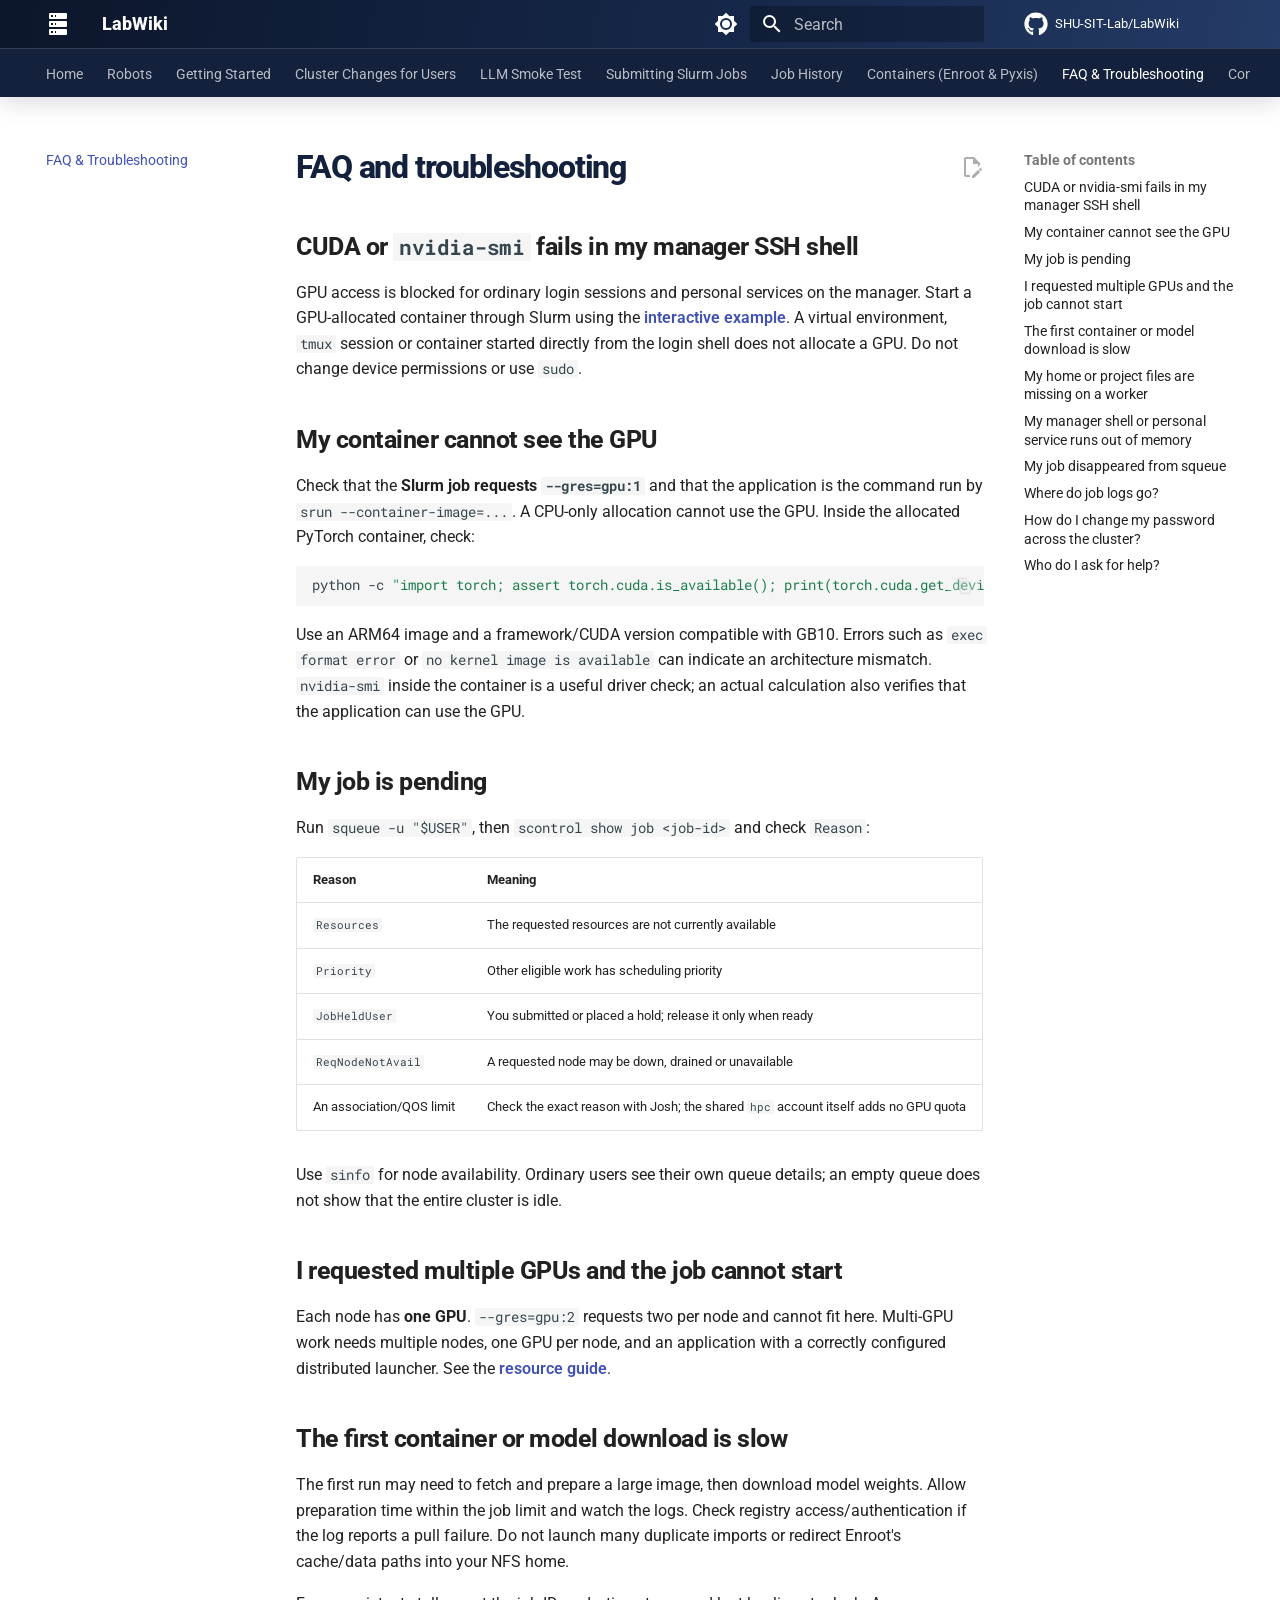
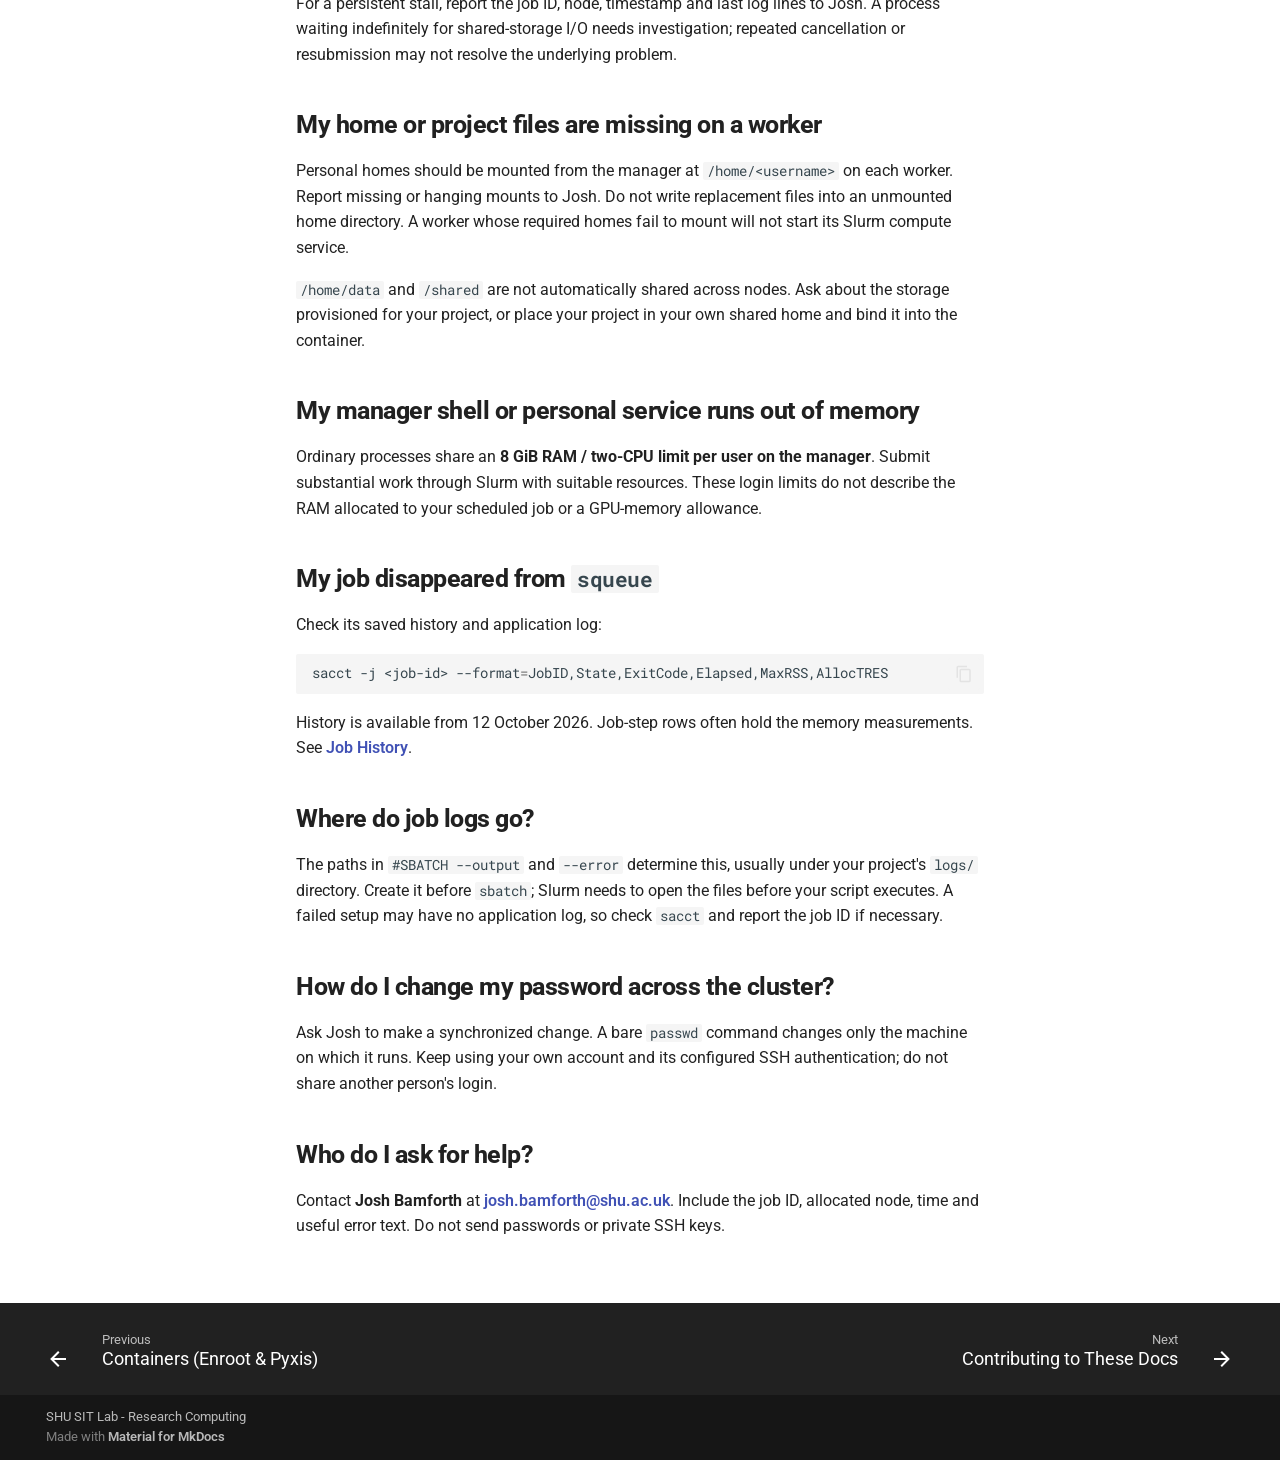
<file: faq/index.html>
<!doctype html>
<html lang="en" class="no-js">
  <head>
    
      <meta charset="utf-8">
      <meta name="viewport" content="width=device-width,initial-scale=1">
      
        <meta name="description" content="Documentation for SHU SIT Lab research computing and robots">
      
      
      
        <link rel="canonical" href="https://SHU-SIT-Lab.github.io/LabWiki/faq/">
      
      
        <link rel="prev" href="../containers/">
      
      
        <link rel="next" href="../contributing/">
      
      
        
      
      
      <link rel="icon" href="../assets/images/favicon.png">
      <meta name="generator" content="mkdocs-1.6.1, mkdocs-material-9.8.2">
    
    
      
        <title>FAQ & Troubleshooting - LabWiki</title>
      
    
    
      <link rel="stylesheet" href="../assets/stylesheets/main.57a0d79d.min.css">
      
        
        <link rel="stylesheet" href="../assets/stylesheets/palette.fb2fffe2.min.css">
      
      


    
    
      
    
    
      
        
        
        <link rel="preconnect" href="https://fonts.gstatic.com" crossorigin>
        <link rel="stylesheet" href="https://fonts.googleapis.com/css?family=Roboto:300,300i,400,400i,700,700i%7CRoboto+Mono:400,400i,700,700i&display=fallback">
        <style>:root{--md-text-font:"Roboto";--md-code-font:"Roboto Mono"}</style>
      
    
    
      <link rel="stylesheet" href="../stylesheets/extra.css">
    
    <script>__md_scope=new URL("..",location),__md_hash=e=>[...e].reduce(((e,_)=>(e<<5)-e+_.charCodeAt(0)),0),__md_get=(e,_=localStorage,t=__md_scope)=>JSON.parse(_.getItem(t.pathname+"."+e)),__md_set=(e,_,t=localStorage,a=__md_scope)=>{try{t.setItem(a.pathname+"."+e,JSON.stringify(_))}catch(e){}}</script>
    
      

    
    
  </head>
  
  
    
    
      
    
    
    
    
    <body dir="ltr" data-md-color-scheme="default" data-md-color-primary="indigo" data-md-color-accent="indigo">
  
    
    <input class="md-toggle" data-md-toggle="drawer" type="checkbox" id="__drawer" autocomplete="off">
    <input class="md-toggle" data-md-toggle="search" type="checkbox" id="__search" autocomplete="off">
    <label class="md-overlay" for="__drawer"></label>
    <div data-md-component="skip">
      
        
        <a href="#faq-and-troubleshooting" class="md-skip">
          Skip to content
        </a>
      
    </div>
    <div data-md-component="announce">
      
    </div>
    
    
      

  

<header class="md-header md-header--shadow md-header--lifted" data-md-component="header">
  <nav class="md-header__inner md-grid" aria-label="Header">
    <a href=".." title="LabWiki" class="md-header__button md-logo" aria-label="LabWiki" data-md-component="logo">
      
  
  <svg xmlns="http://www.w3.org/2000/svg" viewBox="0 0 24 24"><path d="M4 1h16a1 1 0 0 1 1 1v4a1 1 0 0 1-1 1H4a1 1 0 0 1-1-1V2a1 1 0 0 1 1-1m0 8h16a1 1 0 0 1 1 1v4a1 1 0 0 1-1 1H4a1 1 0 0 1-1-1v-4a1 1 0 0 1 1-1m0 8h16a1 1 0 0 1 1 1v4a1 1 0 0 1-1 1H4a1 1 0 0 1-1-1v-4a1 1 0 0 1 1-1M9 5h1V3H9zm0 8h1v-2H9zm0 8h1v-2H9zM5 3v2h2V3zm0 8v2h2v-2zm0 8v2h2v-2z"/></svg>

    </a>
    <label class="md-header__button md-icon" for="__drawer">
      
      <svg xmlns="http://www.w3.org/2000/svg" viewBox="0 0 24 24"><path d="M3 6h18v2H3zm0 5h18v2H3zm0 5h18v2H3z"/></svg>
    </label>
    <div class="md-header__title" data-md-component="header-title">
      <div class="md-header__ellipsis">
        <div class="md-header__topic">
          <span class="md-ellipsis">
            LabWiki
          </span>
        </div>
        <div class="md-header__topic" data-md-component="header-topic">
          <span class="md-ellipsis">
            
              FAQ & Troubleshooting
            
          </span>
        </div>
      </div>
    </div>
    
      
        <form class="md-header__option" data-md-component="palette">
  
    
    
    
    <input class="md-option" data-md-color-media="" data-md-color-scheme="default" data-md-color-primary="indigo" data-md-color-accent="indigo"  aria-label="Switch to dark mode"  type="radio" name="__palette" id="__palette_0">
    
      <label class="md-header__button md-icon" title="Switch to dark mode" for="__palette_1" hidden>
        <svg xmlns="http://www.w3.org/2000/svg" viewBox="0 0 24 24"><path d="M12 8a4 4 0 0 0-4 4 4 4 0 0 0 4 4 4 4 0 0 0 4-4 4 4 0 0 0-4-4m0 10a6 6 0 0 1-6-6 6 6 0 0 1 6-6 6 6 0 0 1 6 6 6 6 0 0 1-6 6m8-9.31V4h-4.69L12 .69 8.69 4H4v4.69L.69 12 4 15.31V20h4.69L12 23.31 15.31 20H20v-4.69L23.31 12z"/></svg>
      </label>
    
  
    
    
    
    <input class="md-option" data-md-color-media="" data-md-color-scheme="slate" data-md-color-primary="indigo" data-md-color-accent="indigo"  aria-label="Switch to light mode"  type="radio" name="__palette" id="__palette_1">
    
      <label class="md-header__button md-icon" title="Switch to light mode" for="__palette_0" hidden>
        <svg xmlns="http://www.w3.org/2000/svg" viewBox="0 0 24 24"><path d="M12 18c-.89 0-1.74-.2-2.5-.55C11.56 16.5 13 14.42 13 12s-1.44-4.5-3.5-5.45C10.26 6.2 11.11 6 12 6a6 6 0 0 1 6 6 6 6 0 0 1-6 6m8-9.31V4h-4.69L12 .69 8.69 4H4v4.69L.69 12 4 15.31V20h4.69L12 23.31 15.31 20H20v-4.69L23.31 12z"/></svg>
      </label>
    
  
</form>
      
    
    
      <script>var palette=__md_get("__palette");if(palette&&palette.color){if("(prefers-color-scheme)"===palette.color.media){var media=matchMedia("(prefers-color-scheme: light)"),input=document.querySelector(media.matches?"[data-md-color-media='(prefers-color-scheme: light)']":"[data-md-color-media='(prefers-color-scheme: dark)']");palette.color.media=input.getAttribute("data-md-color-media"),palette.color.scheme=input.getAttribute("data-md-color-scheme"),palette.color.primary=input.getAttribute("data-md-color-primary"),palette.color.accent=input.getAttribute("data-md-color-accent")}for(var[key,value]of Object.entries(palette.color))document.body.setAttribute("data-md-color-"+key,value)}</script>
    
    
    
      
      
        <label class="md-header__button md-icon" for="__search">
          
          <svg xmlns="http://www.w3.org/2000/svg" viewBox="0 0 24 24"><path d="M9.5 3A6.5 6.5 0 0 1 16 9.5c0 1.61-.59 3.09-1.56 4.23l.27.27h.79l5 5-1.5 1.5-5-5v-.79l-.27-.27A6.52 6.52 0 0 1 9.5 16 6.5 6.5 0 0 1 3 9.5 6.5 6.5 0 0 1 9.5 3m0 2C7 5 5 7 5 9.5S7 14 9.5 14 14 12 14 9.5 12 5 9.5 5"/></svg>
        </label>
        <div class="md-search" data-md-component="search" role="dialog">
  <label class="md-search__overlay" for="__search"></label>
  <div class="md-search__inner" role="search">
    <form class="md-search__form" name="search">
      <input type="text" class="md-search__input" name="query" aria-label="Search" placeholder="Search" autocapitalize="off" autocorrect="off" autocomplete="off" spellcheck="false" data-md-component="search-query" required>
      <label class="md-search__icon md-icon" for="__search">
        
        <svg xmlns="http://www.w3.org/2000/svg" viewBox="0 0 24 24"><path d="M9.5 3A6.5 6.5 0 0 1 16 9.5c0 1.61-.59 3.09-1.56 4.23l.27.27h.79l5 5-1.5 1.5-5-5v-.79l-.27-.27A6.52 6.52 0 0 1 9.5 16 6.5 6.5 0 0 1 3 9.5 6.5 6.5 0 0 1 9.5 3m0 2C7 5 5 7 5 9.5S7 14 9.5 14 14 12 14 9.5 12 5 9.5 5"/></svg>
        
        <svg xmlns="http://www.w3.org/2000/svg" viewBox="0 0 24 24"><path d="M20 11v2H8l5.5 5.5-1.42 1.42L4.16 12l7.92-7.92L13.5 5.5 8 11z"/></svg>
      </label>
      <nav class="md-search__options" aria-label="Search">
        
        <button type="reset" class="md-search__icon md-icon" title="Clear" aria-label="Clear" tabindex="-1">
          
          <svg xmlns="http://www.w3.org/2000/svg" viewBox="0 0 24 24"><path d="M19 6.41 17.59 5 12 10.59 6.41 5 5 6.41 10.59 12 5 17.59 6.41 19 12 13.41 17.59 19 19 17.59 13.41 12z"/></svg>
        </button>
      </nav>
      
        <div class="md-search__suggest" data-md-component="search-suggest"></div>
      
    </form>
    <div class="md-search__output">
      <div class="md-search__scrollwrap" tabindex="0" data-md-scrollfix>
        <div class="md-search-result" data-md-component="search-result">
          <div class="md-search-result__meta">
            Initializing search
          </div>
          <ol class="md-search-result__list" role="presentation"></ol>
        </div>
      </div>
    </div>
  </div>
</div>
      
    
    
      <div class="md-header__source">
        <a href="https://github.com/SHU-SIT-Lab/LabWiki" title="Go to repository" class="md-source" data-md-component="source">
  <div class="md-source__icon md-icon">
    
    <svg xmlns="http://www.w3.org/2000/svg" viewBox="0 0 512 512"><!--! Font Awesome Free 7.1.0 by @fontawesome - https://fontawesome.com License - https://fontawesome.com/license/free (Icons: CC BY 4.0, Fonts: SIL OFL 1.1, Code: MIT License) Copyright 2025 Fonticons, Inc.--><path d="M173.9 397.4c0 2-2.3 3.6-5.2 3.6-3.3.3-5.6-1.3-5.6-3.6 0-2 2.3-3.6 5.2-3.6 3-.3 5.6 1.3 5.6 3.6m-31.1-4.5c-.7 2 1.3 4.3 4.3 4.9 2.6 1 5.6 0 6.2-2s-1.3-4.3-4.3-5.2c-2.6-.7-5.5.3-6.2 2.3m44.2-1.7c-2.9.7-4.9 2.6-4.6 4.9.3 2 2.9 3.3 5.9 2.6 2.9-.7 4.9-2.6 4.6-4.6-.3-1.9-3-3.2-5.9-2.9M252.8 8C114.1 8 8 113.3 8 252c0 110.9 69.8 205.8 169.5 239.2 12.8 2.3 17.3-5.6 17.3-12.1 0-6.2-.3-40.4-.3-61.4 0 0-70 15-84.7-29.8 0 0-11.4-29.1-27.8-36.6 0 0-22.9-15.7 1.6-15.4 0 0 24.9 2 38.6 25.8 21.9 38.6 58.6 27.5 72.9 20.9 2.3-16 8.8-27.1 16-33.7-55.9-6.2-112.3-14.3-112.3-110.5 0-27.5 7.6-41.3 23.6-58.9-2.6-6.5-11.1-33.3 2.6-67.9 20.9-6.5 69 27 69 27 20-5.6 41.5-8.5 62.8-8.5s42.8 2.9 62.8 8.5c0 0 48.1-33.6 69-27 13.7 34.7 5.2 61.4 2.6 67.9 16 17.7 25.8 31.5 25.8 58.9 0 96.5-58.9 104.2-114.8 110.5 9.2 7.9 17 22.9 17 46.4 0 33.7-.3 75.4-.3 83.6 0 6.5 4.6 14.4 17.3 12.1C436.2 457.8 504 362.9 504 252 504 113.3 391.5 8 252.8 8M105.2 352.9c-1.3 1-1 3.3.7 5.2 1.6 1.6 3.9 2.3 5.2 1 1.3-1 1-3.3-.7-5.2-1.6-1.6-3.9-2.3-5.2-1m-10.8-8.1c-.7 1.3.3 2.9 2.3 3.9 1.6 1 3.6.7 4.3-.7.7-1.3-.3-2.9-2.3-3.9-2-.6-3.6-.3-4.3.7m32.4 35.6c-1.6 1.3-1 4.3 1.3 6.2 2.3 2.3 5.2 2.6 6.5 1 1.3-1.3.7-4.3-1.3-6.2-2.2-2.3-5.2-2.6-6.5-1m-11.4-14.7c-1.6 1-1.6 3.6 0 5.9s4.3 3.3 5.6 2.3c1.6-1.3 1.6-3.9 0-6.2-1.4-2.3-4-3.3-5.6-2"/></svg>
  </div>
  <div class="md-source__repository">
    SHU-SIT-Lab/LabWiki
  </div>
</a>
      </div>
    
  </nav>
  
    
      
<nav class="md-tabs" aria-label="Tabs" data-md-component="tabs">
  <div class="md-grid">
    <ul class="md-tabs__list">
      
        
  
  
  
  
    <li class="md-tabs__item">
      <a href=".." class="md-tabs__link">
        
  
  
    
  
  Home

      </a>
    </li>
  

      
        
  
  
  
  
    
    
      <li class="md-tabs__item">
        <a href="../robots/" class="md-tabs__link">
          
  
  
  Robots

        </a>
      </li>
    
  

      
        
  
  
  
  
    <li class="md-tabs__item">
      <a href="../getting-started/" class="md-tabs__link">
        
  
  
    
  
  Getting Started

      </a>
    </li>
  

      
        
  
  
  
  
    <li class="md-tabs__item">
      <a href="../cluster-updates/" class="md-tabs__link">
        
  
  
    
  
  Cluster Changes for Users

      </a>
    </li>
  

      
        
  
  
  
  
    <li class="md-tabs__item">
      <a href="../llm-smoke-test/" class="md-tabs__link">
        
  
  
    
  
  LLM Smoke Test

      </a>
    </li>
  

      
        
  
  
  
  
    <li class="md-tabs__item">
      <a href="../slurm-jobs/" class="md-tabs__link">
        
  
  
    
  
  Submitting Slurm Jobs

      </a>
    </li>
  

      
        
  
  
  
  
    <li class="md-tabs__item">
      <a href="../job-history/" class="md-tabs__link">
        
  
  
    
  
  Job History

      </a>
    </li>
  

      
        
  
  
  
  
    <li class="md-tabs__item">
      <a href="../containers/" class="md-tabs__link">
        
  
  
    
  
  Containers (Enroot & Pyxis)

      </a>
    </li>
  

      
        
  
  
  
    
  
  
    <li class="md-tabs__item md-tabs__item--active">
      <a href="./" class="md-tabs__link">
        
  
  
    
  
  FAQ & Troubleshooting

      </a>
    </li>
  

      
        
  
  
  
  
    <li class="md-tabs__item">
      <a href="../contributing/" class="md-tabs__link">
        
  
  
    
  
  Contributing to These Docs

      </a>
    </li>
  

      
    </ul>
  </div>
</nav>
    
  
</header>
    
    <div class="md-container" data-md-component="container">
      
      
        
      
      <main class="md-main" data-md-component="main">
        <div class="md-main__inner md-grid">
          
            
              
              <div class="md-sidebar md-sidebar--primary" data-md-component="sidebar" data-md-type="navigation" >
                <div class="md-sidebar__scrollwrap">
                  <div class="md-sidebar__inner">
                    


  


<nav class="md-nav md-nav--primary md-nav--lifted" aria-label="Navigation" data-md-level="0">
  <label class="md-nav__title" for="__drawer">
    <a href=".." title="LabWiki" class="md-nav__button md-logo" aria-label="LabWiki" data-md-component="logo">
      
  
  <svg xmlns="http://www.w3.org/2000/svg" viewBox="0 0 24 24"><path d="M4 1h16a1 1 0 0 1 1 1v4a1 1 0 0 1-1 1H4a1 1 0 0 1-1-1V2a1 1 0 0 1 1-1m0 8h16a1 1 0 0 1 1 1v4a1 1 0 0 1-1 1H4a1 1 0 0 1-1-1v-4a1 1 0 0 1 1-1m0 8h16a1 1 0 0 1 1 1v4a1 1 0 0 1-1 1H4a1 1 0 0 1-1-1v-4a1 1 0 0 1 1-1M9 5h1V3H9zm0 8h1v-2H9zm0 8h1v-2H9zM5 3v2h2V3zm0 8v2h2v-2zm0 8v2h2v-2z"/></svg>

    </a>
    LabWiki
  </label>
  
    <div class="md-nav__source">
      <a href="https://github.com/SHU-SIT-Lab/LabWiki" title="Go to repository" class="md-source" data-md-component="source">
  <div class="md-source__icon md-icon">
    
    <svg xmlns="http://www.w3.org/2000/svg" viewBox="0 0 512 512"><!--! Font Awesome Free 7.1.0 by @fontawesome - https://fontawesome.com License - https://fontawesome.com/license/free (Icons: CC BY 4.0, Fonts: SIL OFL 1.1, Code: MIT License) Copyright 2025 Fonticons, Inc.--><path d="M173.9 397.4c0 2-2.3 3.6-5.2 3.6-3.3.3-5.6-1.3-5.6-3.6 0-2 2.3-3.6 5.2-3.6 3-.3 5.6 1.3 5.6 3.6m-31.1-4.5c-.7 2 1.3 4.3 4.3 4.9 2.6 1 5.6 0 6.2-2s-1.3-4.3-4.3-5.2c-2.6-.7-5.5.3-6.2 2.3m44.2-1.7c-2.9.7-4.9 2.6-4.6 4.9.3 2 2.9 3.3 5.9 2.6 2.9-.7 4.9-2.6 4.6-4.6-.3-1.9-3-3.2-5.9-2.9M252.8 8C114.1 8 8 113.3 8 252c0 110.9 69.8 205.8 169.5 239.2 12.8 2.3 17.3-5.6 17.3-12.1 0-6.2-.3-40.4-.3-61.4 0 0-70 15-84.7-29.8 0 0-11.4-29.1-27.8-36.6 0 0-22.9-15.7 1.6-15.4 0 0 24.9 2 38.6 25.8 21.9 38.6 58.6 27.5 72.9 20.9 2.3-16 8.8-27.1 16-33.7-55.9-6.2-112.3-14.3-112.3-110.5 0-27.5 7.6-41.3 23.6-58.9-2.6-6.5-11.1-33.3 2.6-67.9 20.9-6.5 69 27 69 27 20-5.6 41.5-8.5 62.8-8.5s42.8 2.9 62.8 8.5c0 0 48.1-33.6 69-27 13.7 34.7 5.2 61.4 2.6 67.9 16 17.7 25.8 31.5 25.8 58.9 0 96.5-58.9 104.2-114.8 110.5 9.2 7.9 17 22.9 17 46.4 0 33.7-.3 75.4-.3 83.6 0 6.5 4.6 14.4 17.3 12.1C436.2 457.8 504 362.9 504 252 504 113.3 391.5 8 252.8 8M105.2 352.9c-1.3 1-1 3.3.7 5.2 1.6 1.6 3.9 2.3 5.2 1 1.3-1 1-3.3-.7-5.2-1.6-1.6-3.9-2.3-5.2-1m-10.8-8.1c-.7 1.3.3 2.9 2.3 3.9 1.6 1 3.6.7 4.3-.7.7-1.3-.3-2.9-2.3-3.9-2-.6-3.6-.3-4.3.7m32.4 35.6c-1.6 1.3-1 4.3 1.3 6.2 2.3 2.3 5.2 2.6 6.5 1 1.3-1.3.7-4.3-1.3-6.2-2.2-2.3-5.2-2.6-6.5-1m-11.4-14.7c-1.6 1-1.6 3.6 0 5.9s4.3 3.3 5.6 2.3c1.6-1.3 1.6-3.9 0-6.2-1.4-2.3-4-3.3-5.6-2"/></svg>
  </div>
  <div class="md-source__repository">
    SHU-SIT-Lab/LabWiki
  </div>
</a>
    </div>
  
  <ul class="md-nav__list" data-md-scrollfix>
    
      
      
  
  
  
  
    <li class="md-nav__item">
      <a href=".." class="md-nav__link">
        
  
  
  <span class="md-ellipsis">
    
  
    Home
  

    
  </span>
  
  

      </a>
    </li>
  

    
      
      
  
  
  
  
    
    
    
    
      
      
        
      
    
    
    <li class="md-nav__item md-nav__item--nested">
      
        
        
        <input class="md-nav__toggle md-toggle " type="checkbox" id="__nav_2" >
        
          
          <label class="md-nav__link" for="__nav_2" id="__nav_2_label" tabindex="0">
            
  
  
  <span class="md-ellipsis">
    
  
    Robots
  

    
  </span>
  
  

            <span class="md-nav__icon md-icon"></span>
          </label>
        
        <nav class="md-nav" data-md-level="1" aria-labelledby="__nav_2_label" aria-expanded="false">
          <label class="md-nav__title" for="__nav_2">
            <span class="md-nav__icon md-icon"></span>
            
  
    Robots
  

          </label>
          <ul class="md-nav__list" data-md-scrollfix>
            
              
                
  
  
  
  
    <li class="md-nav__item">
      <a href="../robots/" class="md-nav__link">
        
  
  
  <span class="md-ellipsis">
    
  
    Overview & Safety
  

    
  </span>
  
  

      </a>
    </li>
  

              
            
              
                
  
  
  
  
    <li class="md-nav__item">
      <a href="../robots/care-o-bot-4/" class="md-nav__link">
        
  
  
  <span class="md-ellipsis">
    
  
    Care-O-bot 4
  

    
  </span>
  
  

      </a>
    </li>
  

              
            
              
                
  
  
  
  
    <li class="md-nav__item">
      <a href="../robots/go2-edu/" class="md-nav__link">
        
  
  
  <span class="md-ellipsis">
    
  
    Unitree Go2 EDU
  

    
  </span>
  
  

      </a>
    </li>
  

              
            
          </ul>
        </nav>
      
    </li>
  

    
      
      
  
  
  
  
    <li class="md-nav__item">
      <a href="../getting-started/" class="md-nav__link">
        
  
  
  <span class="md-ellipsis">
    
  
    Getting Started
  

    
  </span>
  
  

      </a>
    </li>
  

    
      
      
  
  
  
  
    <li class="md-nav__item">
      <a href="../cluster-updates/" class="md-nav__link">
        
  
  
  <span class="md-ellipsis">
    
  
    Cluster Changes for Users
  

    
  </span>
  
  

      </a>
    </li>
  

    
      
      
  
  
  
  
    <li class="md-nav__item">
      <a href="../llm-smoke-test/" class="md-nav__link">
        
  
  
  <span class="md-ellipsis">
    
  
    LLM Smoke Test
  

    
  </span>
  
  

      </a>
    </li>
  

    
      
      
  
  
  
  
    <li class="md-nav__item">
      <a href="../slurm-jobs/" class="md-nav__link">
        
  
  
  <span class="md-ellipsis">
    
  
    Submitting Slurm Jobs
  

    
  </span>
  
  

      </a>
    </li>
  

    
      
      
  
  
  
  
    <li class="md-nav__item">
      <a href="../job-history/" class="md-nav__link">
        
  
  
  <span class="md-ellipsis">
    
  
    Job History
  

    
  </span>
  
  

      </a>
    </li>
  

    
      
      
  
  
  
  
    <li class="md-nav__item">
      <a href="../containers/" class="md-nav__link">
        
  
  
  <span class="md-ellipsis">
    
  
    Containers (Enroot & Pyxis)
  

    
  </span>
  
  

      </a>
    </li>
  

    
      
      
  
  
    
  
  
  
    <li class="md-nav__item md-nav__item--active">
      
      <input class="md-nav__toggle md-toggle" type="checkbox" id="__toc">
      
      
        
      
      
        <label class="md-nav__link md-nav__link--active" for="__toc">
          
  
  
  <span class="md-ellipsis">
    
  
    FAQ & Troubleshooting
  

    
  </span>
  
  

          <span class="md-nav__icon md-icon"></span>
        </label>
      
      <a href="./" class="md-nav__link md-nav__link--active">
        
  
  
  <span class="md-ellipsis">
    
  
    FAQ & Troubleshooting
  

    
  </span>
  
  

      </a>
      
        

<nav class="md-nav md-nav--secondary" aria-label="Table of contents">
  
  
  
    
  
  
    <label class="md-nav__title" for="__toc">
      <span class="md-nav__icon md-icon"></span>
      Table of contents
    </label>
    <ul class="md-nav__list" data-md-component="toc" data-md-scrollfix>
      
        <li class="md-nav__item">
  <a href="#cuda-or-nvidia-smi-fails-in-my-manager-ssh-shell" class="md-nav__link">
    <span class="md-ellipsis">
      
        CUDA or nvidia-smi fails in my manager SSH shell
      
    </span>
  </a>
  
</li>
      
        <li class="md-nav__item">
  <a href="#my-container-cannot-see-the-gpu" class="md-nav__link">
    <span class="md-ellipsis">
      
        My container cannot see the GPU
      
    </span>
  </a>
  
</li>
      
        <li class="md-nav__item">
  <a href="#my-job-is-pending" class="md-nav__link">
    <span class="md-ellipsis">
      
        My job is pending
      
    </span>
  </a>
  
</li>
      
        <li class="md-nav__item">
  <a href="#i-requested-multiple-gpus-and-the-job-cannot-start" class="md-nav__link">
    <span class="md-ellipsis">
      
        I requested multiple GPUs and the job cannot start
      
    </span>
  </a>
  
</li>
      
        <li class="md-nav__item">
  <a href="#the-first-container-or-model-download-is-slow" class="md-nav__link">
    <span class="md-ellipsis">
      
        The first container or model download is slow
      
    </span>
  </a>
  
</li>
      
        <li class="md-nav__item">
  <a href="#my-home-or-project-files-are-missing-on-a-worker" class="md-nav__link">
    <span class="md-ellipsis">
      
        My home or project files are missing on a worker
      
    </span>
  </a>
  
</li>
      
        <li class="md-nav__item">
  <a href="#my-manager-shell-or-personal-service-runs-out-of-memory" class="md-nav__link">
    <span class="md-ellipsis">
      
        My manager shell or personal service runs out of memory
      
    </span>
  </a>
  
</li>
      
        <li class="md-nav__item">
  <a href="#my-job-disappeared-from-squeue" class="md-nav__link">
    <span class="md-ellipsis">
      
        My job disappeared from squeue
      
    </span>
  </a>
  
</li>
      
        <li class="md-nav__item">
  <a href="#where-do-job-logs-go" class="md-nav__link">
    <span class="md-ellipsis">
      
        Where do job logs go?
      
    </span>
  </a>
  
</li>
      
        <li class="md-nav__item">
  <a href="#how-do-i-change-my-password-across-the-cluster" class="md-nav__link">
    <span class="md-ellipsis">
      
        How do I change my password across the cluster?
      
    </span>
  </a>
  
</li>
      
        <li class="md-nav__item">
  <a href="#who-do-i-ask-for-help" class="md-nav__link">
    <span class="md-ellipsis">
      
        Who do I ask for help?
      
    </span>
  </a>
  
</li>
      
    </ul>
  
</nav>
      
    </li>
  

    
      
      
  
  
  
  
    <li class="md-nav__item">
      <a href="../contributing/" class="md-nav__link">
        
  
  
  <span class="md-ellipsis">
    
  
    Contributing to These Docs
  

    
  </span>
  
  

      </a>
    </li>
  

    
  </ul>
</nav>
                  </div>
                </div>
              </div>
            
            
              
              <div class="md-sidebar md-sidebar--secondary" data-md-component="sidebar" data-md-type="toc" >
                <div class="md-sidebar__scrollwrap">
                  <div class="md-sidebar__inner">
                    

<nav class="md-nav md-nav--secondary" aria-label="Table of contents">
  
  
  
    
  
  
    <label class="md-nav__title" for="__toc">
      <span class="md-nav__icon md-icon"></span>
      Table of contents
    </label>
    <ul class="md-nav__list" data-md-component="toc" data-md-scrollfix>
      
        <li class="md-nav__item">
  <a href="#cuda-or-nvidia-smi-fails-in-my-manager-ssh-shell" class="md-nav__link">
    <span class="md-ellipsis">
      
        CUDA or nvidia-smi fails in my manager SSH shell
      
    </span>
  </a>
  
</li>
      
        <li class="md-nav__item">
  <a href="#my-container-cannot-see-the-gpu" class="md-nav__link">
    <span class="md-ellipsis">
      
        My container cannot see the GPU
      
    </span>
  </a>
  
</li>
      
        <li class="md-nav__item">
  <a href="#my-job-is-pending" class="md-nav__link">
    <span class="md-ellipsis">
      
        My job is pending
      
    </span>
  </a>
  
</li>
      
        <li class="md-nav__item">
  <a href="#i-requested-multiple-gpus-and-the-job-cannot-start" class="md-nav__link">
    <span class="md-ellipsis">
      
        I requested multiple GPUs and the job cannot start
      
    </span>
  </a>
  
</li>
      
        <li class="md-nav__item">
  <a href="#the-first-container-or-model-download-is-slow" class="md-nav__link">
    <span class="md-ellipsis">
      
        The first container or model download is slow
      
    </span>
  </a>
  
</li>
      
        <li class="md-nav__item">
  <a href="#my-home-or-project-files-are-missing-on-a-worker" class="md-nav__link">
    <span class="md-ellipsis">
      
        My home or project files are missing on a worker
      
    </span>
  </a>
  
</li>
      
        <li class="md-nav__item">
  <a href="#my-manager-shell-or-personal-service-runs-out-of-memory" class="md-nav__link">
    <span class="md-ellipsis">
      
        My manager shell or personal service runs out of memory
      
    </span>
  </a>
  
</li>
      
        <li class="md-nav__item">
  <a href="#my-job-disappeared-from-squeue" class="md-nav__link">
    <span class="md-ellipsis">
      
        My job disappeared from squeue
      
    </span>
  </a>
  
</li>
      
        <li class="md-nav__item">
  <a href="#where-do-job-logs-go" class="md-nav__link">
    <span class="md-ellipsis">
      
        Where do job logs go?
      
    </span>
  </a>
  
</li>
      
        <li class="md-nav__item">
  <a href="#how-do-i-change-my-password-across-the-cluster" class="md-nav__link">
    <span class="md-ellipsis">
      
        How do I change my password across the cluster?
      
    </span>
  </a>
  
</li>
      
        <li class="md-nav__item">
  <a href="#who-do-i-ask-for-help" class="md-nav__link">
    <span class="md-ellipsis">
      
        Who do I ask for help?
      
    </span>
  </a>
  
</li>
      
    </ul>
  
</nav>
                  </div>
                </div>
              </div>
            
          
          
            <div class="md-content" data-md-component="content">
              
              <article class="md-content__inner md-typeset">
                
                  


  
    <a href="https://github.com/SHU-SIT-Lab/LabWiki/edit/main/docs/faq.md" title="Edit this page" class="md-content__button md-icon" rel="edit">
      
      <svg xmlns="http://www.w3.org/2000/svg" viewBox="0 0 24 24"><path d="M10 20H6V4h7v5h5v3.1l2-2V8l-6-6H6c-1.1 0-2 .9-2 2v16c0 1.1.9 2 2 2h4zm10.2-7c.1 0 .3.1.4.2l1.3 1.3c.2.2.2.6 0 .8l-1 1-2.1-2.1 1-1c.1-.1.2-.2.4-.2m0 3.9L14.1 23H12v-2.1l6.1-6.1z"/></svg>
    </a>
  
  


<h1 id="faq-and-troubleshooting">FAQ and troubleshooting<a class="headerlink" href="#faq-and-troubleshooting" title="Permanent link">&para;</a></h1>
<h2 id="cuda-or-nvidia-smi-fails-in-my-manager-ssh-shell">CUDA or <code>nvidia-smi</code> fails in my manager SSH shell<a class="headerlink" href="#cuda-or-nvidia-smi-fails-in-my-manager-ssh-shell" title="Permanent link">&para;</a></h2>
<p>GPU access is blocked for ordinary login sessions and personal services on the
manager. Start a GPU-allocated container through Slurm using the
<a href="../slurm-jobs/#interactive-gpu-container">interactive example</a>. A virtual
environment, <code>tmux</code> session or container started directly from the login shell
does not allocate a GPU. Do not change device permissions or use <code>sudo</code>.</p>
<h2 id="my-container-cannot-see-the-gpu">My container cannot see the GPU<a class="headerlink" href="#my-container-cannot-see-the-gpu" title="Permanent link">&para;</a></h2>
<p>Check that the <strong>Slurm job requests <code>--gres=gpu:1</code></strong> and that the application is
the command run by <code>srun --container-image=...</code>. A CPU-only allocation cannot use
the GPU. Inside the allocated PyTorch container, check:</p>
<div class="highlight"><pre><span></span><code>python<span class="w"> </span>-c<span class="w"> </span><span class="s2">"import torch; assert torch.cuda.is_available(); print(torch.cuda.get_device_name(0))"</span>
</code></pre></div>
<p>Use an ARM64 image and a framework/CUDA version compatible with GB10. Errors
such as <code>exec format error</code> or <code>no kernel image is available</code> can indicate an
architecture mismatch. <code>nvidia-smi</code> inside the container is a useful driver
check; an actual calculation also verifies that the application can use the GPU.</p>
<h2 id="my-job-is-pending">My job is pending<a class="headerlink" href="#my-job-is-pending" title="Permanent link">&para;</a></h2>
<p>Run <code>squeue -u "$USER"</code>, then <code>scontrol show job &lt;job-id&gt;</code> and check <code>Reason</code>:</p>
<table>
<thead>
<tr>
<th>Reason</th>
<th>Meaning</th>
</tr>
</thead>
<tbody>
<tr>
<td><code>Resources</code></td>
<td>The requested resources are not currently available</td>
</tr>
<tr>
<td><code>Priority</code></td>
<td>Other eligible work has scheduling priority</td>
</tr>
<tr>
<td><code>JobHeldUser</code></td>
<td>You submitted or placed a hold; release it only when ready</td>
</tr>
<tr>
<td><code>ReqNodeNotAvail</code></td>
<td>A requested node may be down, drained or unavailable</td>
</tr>
<tr>
<td>An association/QOS limit</td>
<td>Check the exact reason with Josh; the shared <code>hpc</code> account itself adds no GPU quota</td>
</tr>
</tbody>
</table>
<p>Use <code>sinfo</code> for node availability. Ordinary users see their own queue details;
an empty queue does not show that the entire cluster is idle.</p>
<h2 id="i-requested-multiple-gpus-and-the-job-cannot-start">I requested multiple GPUs and the job cannot start<a class="headerlink" href="#i-requested-multiple-gpus-and-the-job-cannot-start" title="Permanent link">&para;</a></h2>
<p>Each node has <strong>one GPU</strong>. <code>--gres=gpu:2</code> requests two per node and cannot fit
here. Multi-GPU work needs multiple nodes, one GPU per node, and an application
with a correctly configured distributed launcher. See the
<a href="../slurm-jobs/#multiple-gpus-and-distributed-work">resource guide</a>.</p>
<h2 id="the-first-container-or-model-download-is-slow">The first container or model download is slow<a class="headerlink" href="#the-first-container-or-model-download-is-slow" title="Permanent link">&para;</a></h2>
<p>The first run may need to fetch and prepare a large image, then download model
weights. Allow preparation time within the job limit and watch the logs. Check
registry access/authentication if the log reports a pull failure. Do not launch
many duplicate imports or redirect Enroot's cache/data paths into your NFS home.</p>
<p>For a persistent stall, report the job ID, node, timestamp and last log lines to
Josh. A process waiting indefinitely for shared-storage I/O needs investigation;
repeated cancellation or resubmission may not resolve the underlying problem.</p>
<h2 id="my-home-or-project-files-are-missing-on-a-worker">My home or project files are missing on a worker<a class="headerlink" href="#my-home-or-project-files-are-missing-on-a-worker" title="Permanent link">&para;</a></h2>
<p>Personal homes should be mounted from the manager at <code>/home/&lt;username&gt;</code> on each
worker. Report missing or hanging mounts to Josh. Do not write replacement files
into an unmounted home directory. A worker whose required homes fail to mount
will not start its Slurm compute service.</p>
<p><code>/home/data</code> and <code>/shared</code> are not automatically shared across nodes. Ask about
the storage provisioned for your project, or place your project in your own
shared home and bind it into the container.</p>
<h2 id="my-manager-shell-or-personal-service-runs-out-of-memory">My manager shell or personal service runs out of memory<a class="headerlink" href="#my-manager-shell-or-personal-service-runs-out-of-memory" title="Permanent link">&para;</a></h2>
<p>Ordinary processes share an <strong>8 GiB RAM / two-CPU limit per user on the manager</strong>.
Submit substantial work through Slurm with suitable resources. These login limits
do not describe the RAM allocated to your scheduled job or a GPU-memory allowance.</p>
<h2 id="my-job-disappeared-from-squeue">My job disappeared from <code>squeue</code><a class="headerlink" href="#my-job-disappeared-from-squeue" title="Permanent link">&para;</a></h2>
<p>Check its saved history and application log:</p>
<div class="highlight"><pre><span></span><code>sacct<span class="w"> </span>-j<span class="w"> </span>&lt;job-id&gt;<span class="w"> </span>--format<span class="o">=</span>JobID,State,ExitCode,Elapsed,MaxRSS,AllocTRES
</code></pre></div>
<p>History is available from 12 October 2026. Job-step rows often hold the memory
measurements. See <a href="../job-history/">Job History</a>.</p>
<h2 id="where-do-job-logs-go">Where do job logs go?<a class="headerlink" href="#where-do-job-logs-go" title="Permanent link">&para;</a></h2>
<p>The paths in <code>#SBATCH --output</code> and <code>--error</code> determine this, usually under your
project's <code>logs/</code> directory. Create it before <code>sbatch</code>; Slurm needs to open the
files before your script executes. A failed setup may have no application log,
so check <code>sacct</code> and report the job ID if necessary.</p>
<h2 id="how-do-i-change-my-password-across-the-cluster">How do I change my password across the cluster?<a class="headerlink" href="#how-do-i-change-my-password-across-the-cluster" title="Permanent link">&para;</a></h2>
<p>Ask Josh to make a synchronized change. A bare <code>passwd</code> command changes only the
machine on which it runs. Keep using your own account and its configured SSH
authentication; do not share another person's login.</p>
<h2 id="who-do-i-ask-for-help">Who do I ask for help?<a class="headerlink" href="#who-do-i-ask-for-help" title="Permanent link">&para;</a></h2>
<p>Contact <strong>Josh Bamforth</strong> at <a href="mailto:josh.bamforth@shu.ac.uk">josh.bamforth@shu.ac.uk</a>.
Include the job ID, allocated node, time and useful error text. Do not send
passwords or private SSH keys.</p>












                
              </article>
            </div>
          
          
<script>var target=document.getElementById(location.hash.slice(1));target&&target.name&&(target.checked=target.name.startsWith("__tabbed_"))</script>
        </div>
        
          <button type="button" class="md-top md-icon" data-md-component="top" hidden>
  
  <svg xmlns="http://www.w3.org/2000/svg" viewBox="0 0 24 24"><path d="M13 20h-2V8l-5.5 5.5-1.42-1.42L12 4.16l7.92 7.92-1.42 1.42L13 8z"/></svg>
  Back to top
</button>
        
      </main>
      
        <footer class="md-footer">
  
    
      
      <nav class="md-footer__inner md-grid" aria-label="Footer" >
        
          
          <a href="../containers/" class="md-footer__link md-footer__link--prev" aria-label="Previous: Containers (Enroot &amp; Pyxis)">
            <div class="md-footer__button md-icon">
              
              <svg xmlns="http://www.w3.org/2000/svg" viewBox="0 0 24 24"><path d="M20 11v2H8l5.5 5.5-1.42 1.42L4.16 12l7.92-7.92L13.5 5.5 8 11z"/></svg>
            </div>
            <div class="md-footer__title">
              <span class="md-footer__direction">
                Previous
              </span>
              <div class="md-ellipsis">
                Containers (Enroot & Pyxis)
              </div>
            </div>
          </a>
        
        
          
          <a href="../contributing/" class="md-footer__link md-footer__link--next" aria-label="Next: Contributing to These Docs">
            <div class="md-footer__title">
              <span class="md-footer__direction">
                Next
              </span>
              <div class="md-ellipsis">
                Contributing to These Docs
              </div>
            </div>
            <div class="md-footer__button md-icon">
              
              <svg xmlns="http://www.w3.org/2000/svg" viewBox="0 0 24 24"><path d="M4 11v2h12l-5.5 5.5 1.42 1.42L19.84 12l-7.92-7.92L10.5 5.5 16 11z"/></svg>
            </div>
          </a>
        
      </nav>
    
  
  <div class="md-footer-meta md-typeset">
    <div class="md-footer-meta__inner md-grid">
      <div class="md-copyright">
  
    <div class="md-copyright__highlight">
      SHU SIT Lab - Research Computing
    </div>
  
  
    Made with
    <a href="https://squidfunk.github.io/mkdocs-material/" target="_blank" rel="noopener">
      Material for MkDocs
    </a>
  
</div>
      
    </div>
  </div>
</footer>
      
    </div>
    <div class="md-dialog" data-md-component="dialog">
      <div class="md-dialog__inner md-typeset"></div>
    </div>
    
    
    
      
      
      <script id="__config" type="application/json">{"annotate": null, "base": "..", "features": ["navigation.instant", "navigation.tabs", "navigation.tabs.sticky", "navigation.sections", "navigation.top", "navigation.footer", "content.code.copy", "content.action.edit", "search.suggest", "search.highlight"], "search": "../assets/javascripts/workers/search.a7633da7.min.js", "tags": null, "translations": {"clipboard.copied": "Copied to clipboard", "clipboard.copy": "Copy to clipboard", "search.result.more.one": "1 more on this page", "search.result.more.other": "# more on this page", "search.result.none": "No matching documents", "search.result.one": "1 matching document", "search.result.other": "# matching documents", "search.result.placeholder": "Type to start searching", "search.result.term.missing": "Missing", "select.version": "Select version"}, "version": null}</script>
    
    
      <script src="../assets/javascripts/bundle.a5f9d56c.min.js"></script>
      
    
  </body>
</html>
</file>
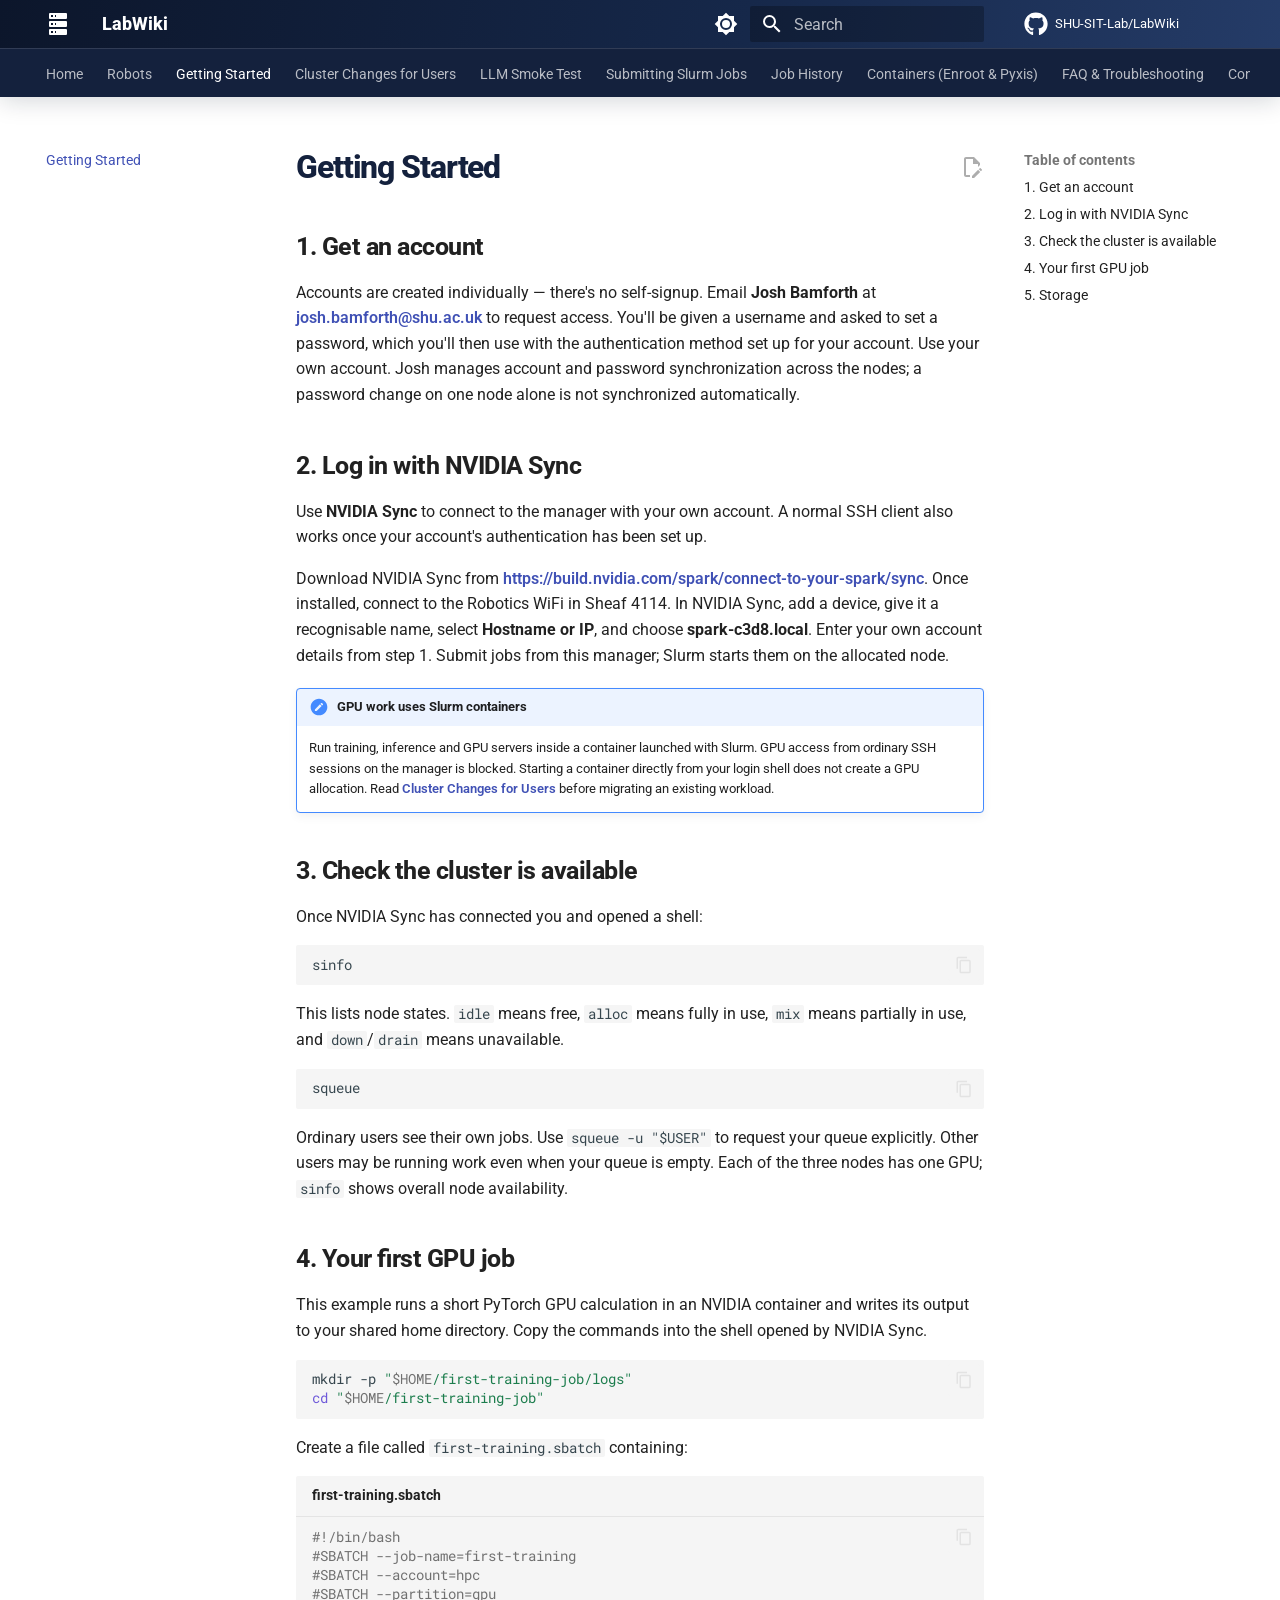
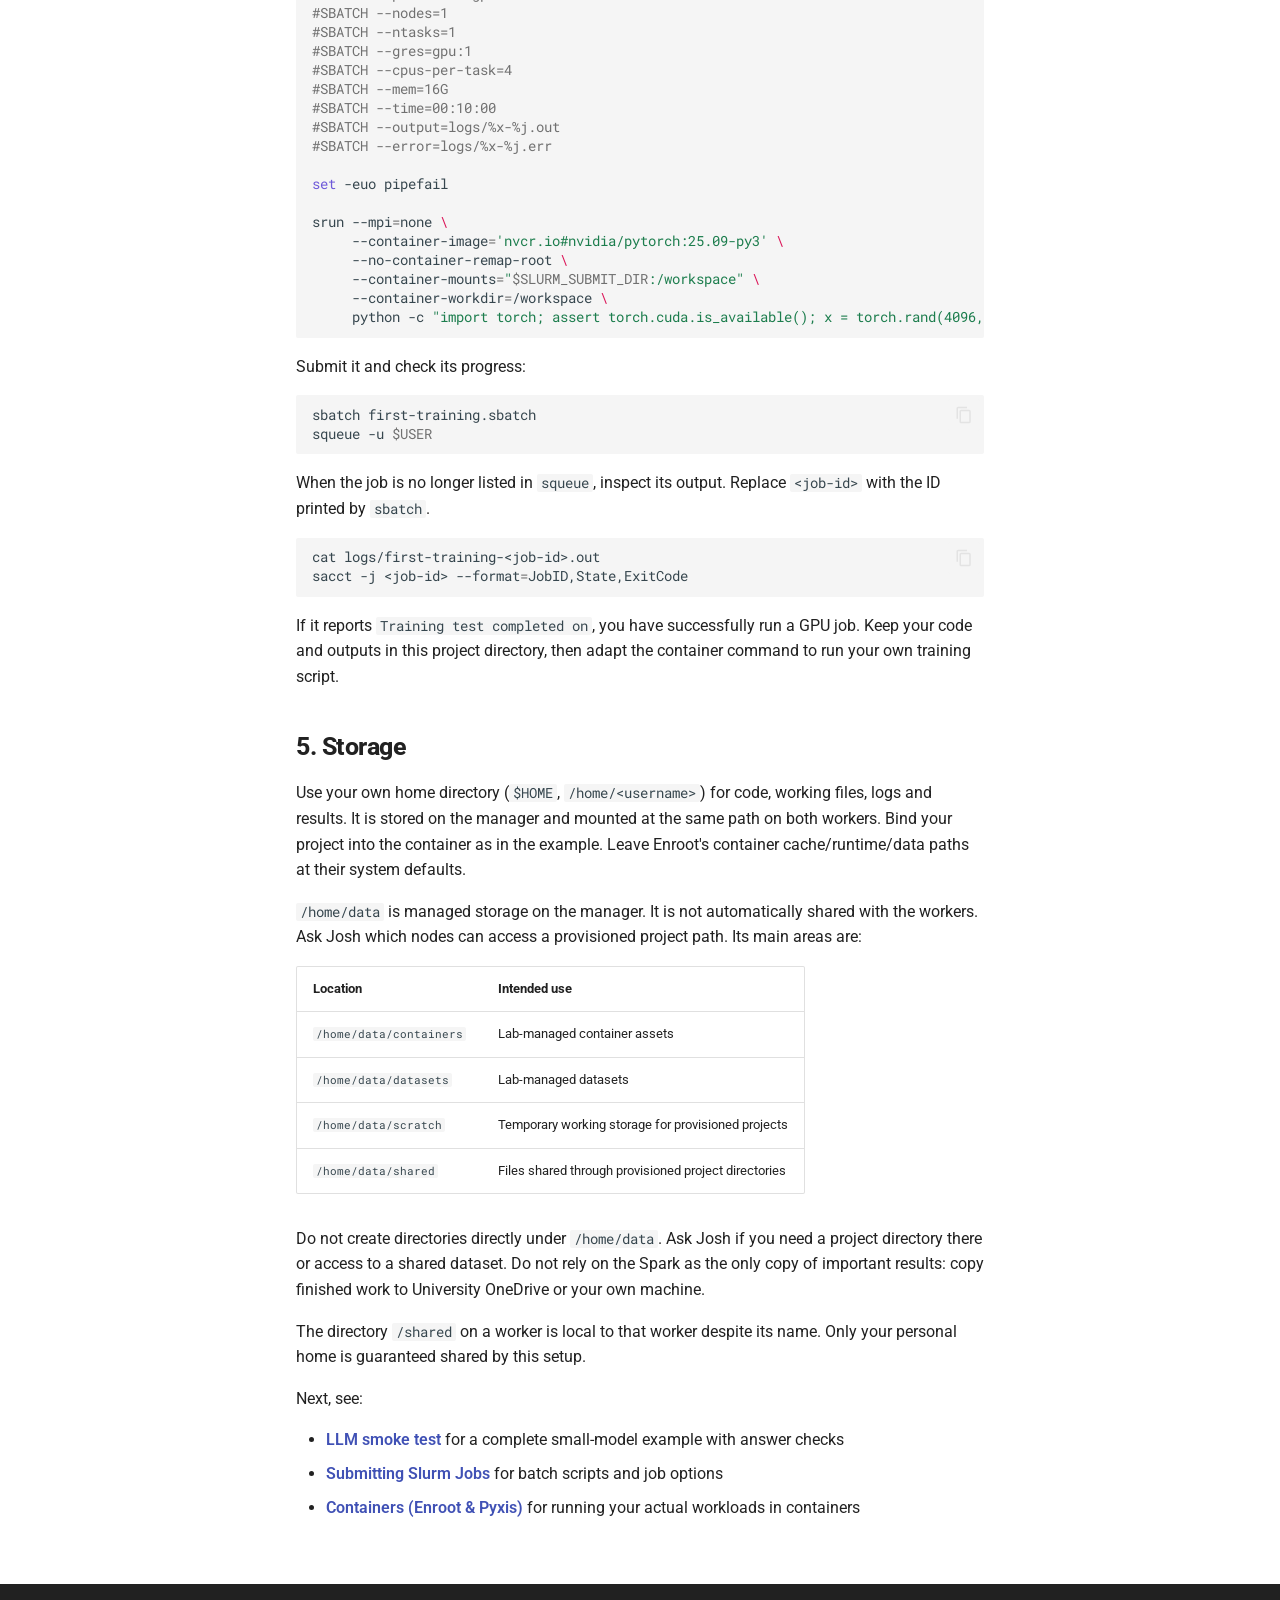
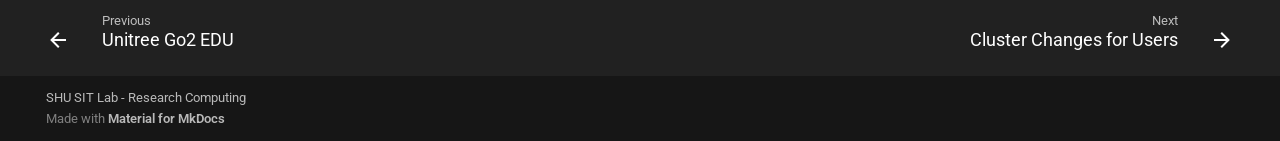
<file: getting-started/index.html>
<!doctype html>
<html lang="en" class="no-js">
  <head>
    
      <meta charset="utf-8">
      <meta name="viewport" content="width=device-width,initial-scale=1">
      
        <meta name="description" content="Documentation for SHU SIT Lab research computing and robots">
      
      
      
        <link rel="canonical" href="https://SHU-SIT-Lab.github.io/LabWiki/getting-started/">
      
      
        <link rel="prev" href="../robots/go2-edu/">
      
      
        <link rel="next" href="../cluster-updates/">
      
      
        
      
      
      <link rel="icon" href="../assets/images/favicon.png">
      <meta name="generator" content="mkdocs-1.6.1, mkdocs-material-9.8.2">
    
    
      
        <title>Getting Started - LabWiki</title>
      
    
    
      <link rel="stylesheet" href="../assets/stylesheets/main.57a0d79d.min.css">
      
        
        <link rel="stylesheet" href="../assets/stylesheets/palette.fb2fffe2.min.css">
      
      


    
    
      
    
    
      
        
        
        <link rel="preconnect" href="https://fonts.gstatic.com" crossorigin>
        <link rel="stylesheet" href="https://fonts.googleapis.com/css?family=Roboto:300,300i,400,400i,700,700i%7CRoboto+Mono:400,400i,700,700i&display=fallback">
        <style>:root{--md-text-font:"Roboto";--md-code-font:"Roboto Mono"}</style>
      
    
    
      <link rel="stylesheet" href="../stylesheets/extra.css">
    
    <script>__md_scope=new URL("..",location),__md_hash=e=>[...e].reduce(((e,_)=>(e<<5)-e+_.charCodeAt(0)),0),__md_get=(e,_=localStorage,t=__md_scope)=>JSON.parse(_.getItem(t.pathname+"."+e)),__md_set=(e,_,t=localStorage,a=__md_scope)=>{try{t.setItem(a.pathname+"."+e,JSON.stringify(_))}catch(e){}}</script>
    
      

    
    
  </head>
  
  
    
    
      
    
    
    
    
    <body dir="ltr" data-md-color-scheme="default" data-md-color-primary="indigo" data-md-color-accent="indigo">
  
    
    <input class="md-toggle" data-md-toggle="drawer" type="checkbox" id="__drawer" autocomplete="off">
    <input class="md-toggle" data-md-toggle="search" type="checkbox" id="__search" autocomplete="off">
    <label class="md-overlay" for="__drawer"></label>
    <div data-md-component="skip">
      
        
        <a href="#getting-started" class="md-skip">
          Skip to content
        </a>
      
    </div>
    <div data-md-component="announce">
      
    </div>
    
    
      

  

<header class="md-header md-header--shadow md-header--lifted" data-md-component="header">
  <nav class="md-header__inner md-grid" aria-label="Header">
    <a href=".." title="LabWiki" class="md-header__button md-logo" aria-label="LabWiki" data-md-component="logo">
      
  
  <svg xmlns="http://www.w3.org/2000/svg" viewBox="0 0 24 24"><path d="M4 1h16a1 1 0 0 1 1 1v4a1 1 0 0 1-1 1H4a1 1 0 0 1-1-1V2a1 1 0 0 1 1-1m0 8h16a1 1 0 0 1 1 1v4a1 1 0 0 1-1 1H4a1 1 0 0 1-1-1v-4a1 1 0 0 1 1-1m0 8h16a1 1 0 0 1 1 1v4a1 1 0 0 1-1 1H4a1 1 0 0 1-1-1v-4a1 1 0 0 1 1-1M9 5h1V3H9zm0 8h1v-2H9zm0 8h1v-2H9zM5 3v2h2V3zm0 8v2h2v-2zm0 8v2h2v-2z"/></svg>

    </a>
    <label class="md-header__button md-icon" for="__drawer">
      
      <svg xmlns="http://www.w3.org/2000/svg" viewBox="0 0 24 24"><path d="M3 6h18v2H3zm0 5h18v2H3zm0 5h18v2H3z"/></svg>
    </label>
    <div class="md-header__title" data-md-component="header-title">
      <div class="md-header__ellipsis">
        <div class="md-header__topic">
          <span class="md-ellipsis">
            LabWiki
          </span>
        </div>
        <div class="md-header__topic" data-md-component="header-topic">
          <span class="md-ellipsis">
            
              Getting Started
            
          </span>
        </div>
      </div>
    </div>
    
      
        <form class="md-header__option" data-md-component="palette">
  
    
    
    
    <input class="md-option" data-md-color-media="" data-md-color-scheme="default" data-md-color-primary="indigo" data-md-color-accent="indigo"  aria-label="Switch to dark mode"  type="radio" name="__palette" id="__palette_0">
    
      <label class="md-header__button md-icon" title="Switch to dark mode" for="__palette_1" hidden>
        <svg xmlns="http://www.w3.org/2000/svg" viewBox="0 0 24 24"><path d="M12 8a4 4 0 0 0-4 4 4 4 0 0 0 4 4 4 4 0 0 0 4-4 4 4 0 0 0-4-4m0 10a6 6 0 0 1-6-6 6 6 0 0 1 6-6 6 6 0 0 1 6 6 6 6 0 0 1-6 6m8-9.31V4h-4.69L12 .69 8.69 4H4v4.69L.69 12 4 15.31V20h4.69L12 23.31 15.31 20H20v-4.69L23.31 12z"/></svg>
      </label>
    
  
    
    
    
    <input class="md-option" data-md-color-media="" data-md-color-scheme="slate" data-md-color-primary="indigo" data-md-color-accent="indigo"  aria-label="Switch to light mode"  type="radio" name="__palette" id="__palette_1">
    
      <label class="md-header__button md-icon" title="Switch to light mode" for="__palette_0" hidden>
        <svg xmlns="http://www.w3.org/2000/svg" viewBox="0 0 24 24"><path d="M12 18c-.89 0-1.74-.2-2.5-.55C11.56 16.5 13 14.42 13 12s-1.44-4.5-3.5-5.45C10.26 6.2 11.11 6 12 6a6 6 0 0 1 6 6 6 6 0 0 1-6 6m8-9.31V4h-4.69L12 .69 8.69 4H4v4.69L.69 12 4 15.31V20h4.69L12 23.31 15.31 20H20v-4.69L23.31 12z"/></svg>
      </label>
    
  
</form>
      
    
    
      <script>var palette=__md_get("__palette");if(palette&&palette.color){if("(prefers-color-scheme)"===palette.color.media){var media=matchMedia("(prefers-color-scheme: light)"),input=document.querySelector(media.matches?"[data-md-color-media='(prefers-color-scheme: light)']":"[data-md-color-media='(prefers-color-scheme: dark)']");palette.color.media=input.getAttribute("data-md-color-media"),palette.color.scheme=input.getAttribute("data-md-color-scheme"),palette.color.primary=input.getAttribute("data-md-color-primary"),palette.color.accent=input.getAttribute("data-md-color-accent")}for(var[key,value]of Object.entries(palette.color))document.body.setAttribute("data-md-color-"+key,value)}</script>
    
    
    
      
      
        <label class="md-header__button md-icon" for="__search">
          
          <svg xmlns="http://www.w3.org/2000/svg" viewBox="0 0 24 24"><path d="M9.5 3A6.5 6.5 0 0 1 16 9.5c0 1.61-.59 3.09-1.56 4.23l.27.27h.79l5 5-1.5 1.5-5-5v-.79l-.27-.27A6.52 6.52 0 0 1 9.5 16 6.5 6.5 0 0 1 3 9.5 6.5 6.5 0 0 1 9.5 3m0 2C7 5 5 7 5 9.5S7 14 9.5 14 14 12 14 9.5 12 5 9.5 5"/></svg>
        </label>
        <div class="md-search" data-md-component="search" role="dialog">
  <label class="md-search__overlay" for="__search"></label>
  <div class="md-search__inner" role="search">
    <form class="md-search__form" name="search">
      <input type="text" class="md-search__input" name="query" aria-label="Search" placeholder="Search" autocapitalize="off" autocorrect="off" autocomplete="off" spellcheck="false" data-md-component="search-query" required>
      <label class="md-search__icon md-icon" for="__search">
        
        <svg xmlns="http://www.w3.org/2000/svg" viewBox="0 0 24 24"><path d="M9.5 3A6.5 6.5 0 0 1 16 9.5c0 1.61-.59 3.09-1.56 4.23l.27.27h.79l5 5-1.5 1.5-5-5v-.79l-.27-.27A6.52 6.52 0 0 1 9.5 16 6.5 6.5 0 0 1 3 9.5 6.5 6.5 0 0 1 9.5 3m0 2C7 5 5 7 5 9.5S7 14 9.5 14 14 12 14 9.5 12 5 9.5 5"/></svg>
        
        <svg xmlns="http://www.w3.org/2000/svg" viewBox="0 0 24 24"><path d="M20 11v2H8l5.5 5.5-1.42 1.42L4.16 12l7.92-7.92L13.5 5.5 8 11z"/></svg>
      </label>
      <nav class="md-search__options" aria-label="Search">
        
        <button type="reset" class="md-search__icon md-icon" title="Clear" aria-label="Clear" tabindex="-1">
          
          <svg xmlns="http://www.w3.org/2000/svg" viewBox="0 0 24 24"><path d="M19 6.41 17.59 5 12 10.59 6.41 5 5 6.41 10.59 12 5 17.59 6.41 19 12 13.41 17.59 19 19 17.59 13.41 12z"/></svg>
        </button>
      </nav>
      
        <div class="md-search__suggest" data-md-component="search-suggest"></div>
      
    </form>
    <div class="md-search__output">
      <div class="md-search__scrollwrap" tabindex="0" data-md-scrollfix>
        <div class="md-search-result" data-md-component="search-result">
          <div class="md-search-result__meta">
            Initializing search
          </div>
          <ol class="md-search-result__list" role="presentation"></ol>
        </div>
      </div>
    </div>
  </div>
</div>
      
    
    
      <div class="md-header__source">
        <a href="https://github.com/SHU-SIT-Lab/LabWiki" title="Go to repository" class="md-source" data-md-component="source">
  <div class="md-source__icon md-icon">
    
    <svg xmlns="http://www.w3.org/2000/svg" viewBox="0 0 512 512"><!--! Font Awesome Free 7.1.0 by @fontawesome - https://fontawesome.com License - https://fontawesome.com/license/free (Icons: CC BY 4.0, Fonts: SIL OFL 1.1, Code: MIT License) Copyright 2025 Fonticons, Inc.--><path d="M173.9 397.4c0 2-2.3 3.6-5.2 3.6-3.3.3-5.6-1.3-5.6-3.6 0-2 2.3-3.6 5.2-3.6 3-.3 5.6 1.3 5.6 3.6m-31.1-4.5c-.7 2 1.3 4.3 4.3 4.9 2.6 1 5.6 0 6.2-2s-1.3-4.3-4.3-5.2c-2.6-.7-5.5.3-6.2 2.3m44.2-1.7c-2.9.7-4.9 2.6-4.6 4.9.3 2 2.9 3.3 5.9 2.6 2.9-.7 4.9-2.6 4.6-4.6-.3-1.9-3-3.2-5.9-2.9M252.8 8C114.1 8 8 113.3 8 252c0 110.9 69.8 205.8 169.5 239.2 12.8 2.3 17.3-5.6 17.3-12.1 0-6.2-.3-40.4-.3-61.4 0 0-70 15-84.7-29.8 0 0-11.4-29.1-27.8-36.6 0 0-22.9-15.7 1.6-15.4 0 0 24.9 2 38.6 25.8 21.9 38.6 58.6 27.5 72.9 20.9 2.3-16 8.8-27.1 16-33.7-55.9-6.2-112.3-14.3-112.3-110.5 0-27.5 7.6-41.3 23.6-58.9-2.6-6.5-11.1-33.3 2.6-67.9 20.9-6.5 69 27 69 27 20-5.6 41.5-8.5 62.8-8.5s42.8 2.9 62.8 8.5c0 0 48.1-33.6 69-27 13.7 34.7 5.2 61.4 2.6 67.9 16 17.7 25.8 31.5 25.8 58.9 0 96.5-58.9 104.2-114.8 110.5 9.2 7.9 17 22.9 17 46.4 0 33.7-.3 75.4-.3 83.6 0 6.5 4.6 14.4 17.3 12.1C436.2 457.8 504 362.9 504 252 504 113.3 391.5 8 252.8 8M105.2 352.9c-1.3 1-1 3.3.7 5.2 1.6 1.6 3.9 2.3 5.2 1 1.3-1 1-3.3-.7-5.2-1.6-1.6-3.9-2.3-5.2-1m-10.8-8.1c-.7 1.3.3 2.9 2.3 3.9 1.6 1 3.6.7 4.3-.7.7-1.3-.3-2.9-2.3-3.9-2-.6-3.6-.3-4.3.7m32.4 35.6c-1.6 1.3-1 4.3 1.3 6.2 2.3 2.3 5.2 2.6 6.5 1 1.3-1.3.7-4.3-1.3-6.2-2.2-2.3-5.2-2.6-6.5-1m-11.4-14.7c-1.6 1-1.6 3.6 0 5.9s4.3 3.3 5.6 2.3c1.6-1.3 1.6-3.9 0-6.2-1.4-2.3-4-3.3-5.6-2"/></svg>
  </div>
  <div class="md-source__repository">
    SHU-SIT-Lab/LabWiki
  </div>
</a>
      </div>
    
  </nav>
  
    
      
<nav class="md-tabs" aria-label="Tabs" data-md-component="tabs">
  <div class="md-grid">
    <ul class="md-tabs__list">
      
        
  
  
  
  
    <li class="md-tabs__item">
      <a href=".." class="md-tabs__link">
        
  
  
    
  
  Home

      </a>
    </li>
  

      
        
  
  
  
  
    
    
      <li class="md-tabs__item">
        <a href="../robots/" class="md-tabs__link">
          
  
  
  Robots

        </a>
      </li>
    
  

      
        
  
  
  
    
  
  
    <li class="md-tabs__item md-tabs__item--active">
      <a href="./" class="md-tabs__link">
        
  
  
    
  
  Getting Started

      </a>
    </li>
  

      
        
  
  
  
  
    <li class="md-tabs__item">
      <a href="../cluster-updates/" class="md-tabs__link">
        
  
  
    
  
  Cluster Changes for Users

      </a>
    </li>
  

      
        
  
  
  
  
    <li class="md-tabs__item">
      <a href="../llm-smoke-test/" class="md-tabs__link">
        
  
  
    
  
  LLM Smoke Test

      </a>
    </li>
  

      
        
  
  
  
  
    <li class="md-tabs__item">
      <a href="../slurm-jobs/" class="md-tabs__link">
        
  
  
    
  
  Submitting Slurm Jobs

      </a>
    </li>
  

      
        
  
  
  
  
    <li class="md-tabs__item">
      <a href="../job-history/" class="md-tabs__link">
        
  
  
    
  
  Job History

      </a>
    </li>
  

      
        
  
  
  
  
    <li class="md-tabs__item">
      <a href="../containers/" class="md-tabs__link">
        
  
  
    
  
  Containers (Enroot & Pyxis)

      </a>
    </li>
  

      
        
  
  
  
  
    <li class="md-tabs__item">
      <a href="../faq/" class="md-tabs__link">
        
  
  
    
  
  FAQ & Troubleshooting

      </a>
    </li>
  

      
        
  
  
  
  
    <li class="md-tabs__item">
      <a href="../contributing/" class="md-tabs__link">
        
  
  
    
  
  Contributing to These Docs

      </a>
    </li>
  

      
    </ul>
  </div>
</nav>
    
  
</header>
    
    <div class="md-container" data-md-component="container">
      
      
        
      
      <main class="md-main" data-md-component="main">
        <div class="md-main__inner md-grid">
          
            
              
              <div class="md-sidebar md-sidebar--primary" data-md-component="sidebar" data-md-type="navigation" >
                <div class="md-sidebar__scrollwrap">
                  <div class="md-sidebar__inner">
                    


  


<nav class="md-nav md-nav--primary md-nav--lifted" aria-label="Navigation" data-md-level="0">
  <label class="md-nav__title" for="__drawer">
    <a href=".." title="LabWiki" class="md-nav__button md-logo" aria-label="LabWiki" data-md-component="logo">
      
  
  <svg xmlns="http://www.w3.org/2000/svg" viewBox="0 0 24 24"><path d="M4 1h16a1 1 0 0 1 1 1v4a1 1 0 0 1-1 1H4a1 1 0 0 1-1-1V2a1 1 0 0 1 1-1m0 8h16a1 1 0 0 1 1 1v4a1 1 0 0 1-1 1H4a1 1 0 0 1-1-1v-4a1 1 0 0 1 1-1m0 8h16a1 1 0 0 1 1 1v4a1 1 0 0 1-1 1H4a1 1 0 0 1-1-1v-4a1 1 0 0 1 1-1M9 5h1V3H9zm0 8h1v-2H9zm0 8h1v-2H9zM5 3v2h2V3zm0 8v2h2v-2zm0 8v2h2v-2z"/></svg>

    </a>
    LabWiki
  </label>
  
    <div class="md-nav__source">
      <a href="https://github.com/SHU-SIT-Lab/LabWiki" title="Go to repository" class="md-source" data-md-component="source">
  <div class="md-source__icon md-icon">
    
    <svg xmlns="http://www.w3.org/2000/svg" viewBox="0 0 512 512"><!--! Font Awesome Free 7.1.0 by @fontawesome - https://fontawesome.com License - https://fontawesome.com/license/free (Icons: CC BY 4.0, Fonts: SIL OFL 1.1, Code: MIT License) Copyright 2025 Fonticons, Inc.--><path d="M173.9 397.4c0 2-2.3 3.6-5.2 3.6-3.3.3-5.6-1.3-5.6-3.6 0-2 2.3-3.6 5.2-3.6 3-.3 5.6 1.3 5.6 3.6m-31.1-4.5c-.7 2 1.3 4.3 4.3 4.9 2.6 1 5.6 0 6.2-2s-1.3-4.3-4.3-5.2c-2.6-.7-5.5.3-6.2 2.3m44.2-1.7c-2.9.7-4.9 2.6-4.6 4.9.3 2 2.9 3.3 5.9 2.6 2.9-.7 4.9-2.6 4.6-4.6-.3-1.9-3-3.2-5.9-2.9M252.8 8C114.1 8 8 113.3 8 252c0 110.9 69.8 205.8 169.5 239.2 12.8 2.3 17.3-5.6 17.3-12.1 0-6.2-.3-40.4-.3-61.4 0 0-70 15-84.7-29.8 0 0-11.4-29.1-27.8-36.6 0 0-22.9-15.7 1.6-15.4 0 0 24.9 2 38.6 25.8 21.9 38.6 58.6 27.5 72.9 20.9 2.3-16 8.8-27.1 16-33.7-55.9-6.2-112.3-14.3-112.3-110.5 0-27.5 7.6-41.3 23.6-58.9-2.6-6.5-11.1-33.3 2.6-67.9 20.9-6.5 69 27 69 27 20-5.6 41.5-8.5 62.8-8.5s42.8 2.9 62.8 8.5c0 0 48.1-33.6 69-27 13.7 34.7 5.2 61.4 2.6 67.9 16 17.7 25.8 31.5 25.8 58.9 0 96.5-58.9 104.2-114.8 110.5 9.2 7.9 17 22.9 17 46.4 0 33.7-.3 75.4-.3 83.6 0 6.5 4.6 14.4 17.3 12.1C436.2 457.8 504 362.9 504 252 504 113.3 391.5 8 252.8 8M105.2 352.9c-1.3 1-1 3.3.7 5.2 1.6 1.6 3.9 2.3 5.2 1 1.3-1 1-3.3-.7-5.2-1.6-1.6-3.9-2.3-5.2-1m-10.8-8.1c-.7 1.3.3 2.9 2.3 3.9 1.6 1 3.6.7 4.3-.7.7-1.3-.3-2.9-2.3-3.9-2-.6-3.6-.3-4.3.7m32.4 35.6c-1.6 1.3-1 4.3 1.3 6.2 2.3 2.3 5.2 2.6 6.5 1 1.3-1.3.7-4.3-1.3-6.2-2.2-2.3-5.2-2.6-6.5-1m-11.4-14.7c-1.6 1-1.6 3.6 0 5.9s4.3 3.3 5.6 2.3c1.6-1.3 1.6-3.9 0-6.2-1.4-2.3-4-3.3-5.6-2"/></svg>
  </div>
  <div class="md-source__repository">
    SHU-SIT-Lab/LabWiki
  </div>
</a>
    </div>
  
  <ul class="md-nav__list" data-md-scrollfix>
    
      
      
  
  
  
  
    <li class="md-nav__item">
      <a href=".." class="md-nav__link">
        
  
  
  <span class="md-ellipsis">
    
  
    Home
  

    
  </span>
  
  

      </a>
    </li>
  

    
      
      
  
  
  
  
    
    
    
    
      
      
        
      
    
    
    <li class="md-nav__item md-nav__item--nested">
      
        
        
        <input class="md-nav__toggle md-toggle " type="checkbox" id="__nav_2" >
        
          
          <label class="md-nav__link" for="__nav_2" id="__nav_2_label" tabindex="0">
            
  
  
  <span class="md-ellipsis">
    
  
    Robots
  

    
  </span>
  
  

            <span class="md-nav__icon md-icon"></span>
          </label>
        
        <nav class="md-nav" data-md-level="1" aria-labelledby="__nav_2_label" aria-expanded="false">
          <label class="md-nav__title" for="__nav_2">
            <span class="md-nav__icon md-icon"></span>
            
  
    Robots
  

          </label>
          <ul class="md-nav__list" data-md-scrollfix>
            
              
                
  
  
  
  
    <li class="md-nav__item">
      <a href="../robots/" class="md-nav__link">
        
  
  
  <span class="md-ellipsis">
    
  
    Overview & Safety
  

    
  </span>
  
  

      </a>
    </li>
  

              
            
              
                
  
  
  
  
    <li class="md-nav__item">
      <a href="../robots/care-o-bot-4/" class="md-nav__link">
        
  
  
  <span class="md-ellipsis">
    
  
    Care-O-bot 4
  

    
  </span>
  
  

      </a>
    </li>
  

              
            
              
                
  
  
  
  
    <li class="md-nav__item">
      <a href="../robots/go2-edu/" class="md-nav__link">
        
  
  
  <span class="md-ellipsis">
    
  
    Unitree Go2 EDU
  

    
  </span>
  
  

      </a>
    </li>
  

              
            
          </ul>
        </nav>
      
    </li>
  

    
      
      
  
  
    
  
  
  
    <li class="md-nav__item md-nav__item--active">
      
      <input class="md-nav__toggle md-toggle" type="checkbox" id="__toc">
      
      
        
      
      
        <label class="md-nav__link md-nav__link--active" for="__toc">
          
  
  
  <span class="md-ellipsis">
    
  
    Getting Started
  

    
  </span>
  
  

          <span class="md-nav__icon md-icon"></span>
        </label>
      
      <a href="./" class="md-nav__link md-nav__link--active">
        
  
  
  <span class="md-ellipsis">
    
  
    Getting Started
  

    
  </span>
  
  

      </a>
      
        

<nav class="md-nav md-nav--secondary" aria-label="Table of contents">
  
  
  
    
  
  
    <label class="md-nav__title" for="__toc">
      <span class="md-nav__icon md-icon"></span>
      Table of contents
    </label>
    <ul class="md-nav__list" data-md-component="toc" data-md-scrollfix>
      
        <li class="md-nav__item">
  <a href="#1-get-an-account" class="md-nav__link">
    <span class="md-ellipsis">
      
        1. Get an account
      
    </span>
  </a>
  
</li>
      
        <li class="md-nav__item">
  <a href="#2-log-in-with-nvidia-sync" class="md-nav__link">
    <span class="md-ellipsis">
      
        2. Log in with NVIDIA Sync
      
    </span>
  </a>
  
</li>
      
        <li class="md-nav__item">
  <a href="#3-check-the-cluster-is-available" class="md-nav__link">
    <span class="md-ellipsis">
      
        3. Check the cluster is available
      
    </span>
  </a>
  
</li>
      
        <li class="md-nav__item">
  <a href="#4-your-first-gpu-job" class="md-nav__link">
    <span class="md-ellipsis">
      
        4. Your first GPU job
      
    </span>
  </a>
  
</li>
      
        <li class="md-nav__item">
  <a href="#5-storage" class="md-nav__link">
    <span class="md-ellipsis">
      
        5. Storage
      
    </span>
  </a>
  
</li>
      
    </ul>
  
</nav>
      
    </li>
  

    
      
      
  
  
  
  
    <li class="md-nav__item">
      <a href="../cluster-updates/" class="md-nav__link">
        
  
  
  <span class="md-ellipsis">
    
  
    Cluster Changes for Users
  

    
  </span>
  
  

      </a>
    </li>
  

    
      
      
  
  
  
  
    <li class="md-nav__item">
      <a href="../llm-smoke-test/" class="md-nav__link">
        
  
  
  <span class="md-ellipsis">
    
  
    LLM Smoke Test
  

    
  </span>
  
  

      </a>
    </li>
  

    
      
      
  
  
  
  
    <li class="md-nav__item">
      <a href="../slurm-jobs/" class="md-nav__link">
        
  
  
  <span class="md-ellipsis">
    
  
    Submitting Slurm Jobs
  

    
  </span>
  
  

      </a>
    </li>
  

    
      
      
  
  
  
  
    <li class="md-nav__item">
      <a href="../job-history/" class="md-nav__link">
        
  
  
  <span class="md-ellipsis">
    
  
    Job History
  

    
  </span>
  
  

      </a>
    </li>
  

    
      
      
  
  
  
  
    <li class="md-nav__item">
      <a href="../containers/" class="md-nav__link">
        
  
  
  <span class="md-ellipsis">
    
  
    Containers (Enroot & Pyxis)
  

    
  </span>
  
  

      </a>
    </li>
  

    
      
      
  
  
  
  
    <li class="md-nav__item">
      <a href="../faq/" class="md-nav__link">
        
  
  
  <span class="md-ellipsis">
    
  
    FAQ & Troubleshooting
  

    
  </span>
  
  

      </a>
    </li>
  

    
      
      
  
  
  
  
    <li class="md-nav__item">
      <a href="../contributing/" class="md-nav__link">
        
  
  
  <span class="md-ellipsis">
    
  
    Contributing to These Docs
  

    
  </span>
  
  

      </a>
    </li>
  

    
  </ul>
</nav>
                  </div>
                </div>
              </div>
            
            
              
              <div class="md-sidebar md-sidebar--secondary" data-md-component="sidebar" data-md-type="toc" >
                <div class="md-sidebar__scrollwrap">
                  <div class="md-sidebar__inner">
                    

<nav class="md-nav md-nav--secondary" aria-label="Table of contents">
  
  
  
    
  
  
    <label class="md-nav__title" for="__toc">
      <span class="md-nav__icon md-icon"></span>
      Table of contents
    </label>
    <ul class="md-nav__list" data-md-component="toc" data-md-scrollfix>
      
        <li class="md-nav__item">
  <a href="#1-get-an-account" class="md-nav__link">
    <span class="md-ellipsis">
      
        1. Get an account
      
    </span>
  </a>
  
</li>
      
        <li class="md-nav__item">
  <a href="#2-log-in-with-nvidia-sync" class="md-nav__link">
    <span class="md-ellipsis">
      
        2. Log in with NVIDIA Sync
      
    </span>
  </a>
  
</li>
      
        <li class="md-nav__item">
  <a href="#3-check-the-cluster-is-available" class="md-nav__link">
    <span class="md-ellipsis">
      
        3. Check the cluster is available
      
    </span>
  </a>
  
</li>
      
        <li class="md-nav__item">
  <a href="#4-your-first-gpu-job" class="md-nav__link">
    <span class="md-ellipsis">
      
        4. Your first GPU job
      
    </span>
  </a>
  
</li>
      
        <li class="md-nav__item">
  <a href="#5-storage" class="md-nav__link">
    <span class="md-ellipsis">
      
        5. Storage
      
    </span>
  </a>
  
</li>
      
    </ul>
  
</nav>
                  </div>
                </div>
              </div>
            
          
          
            <div class="md-content" data-md-component="content">
              
              <article class="md-content__inner md-typeset">
                
                  


  
    <a href="https://github.com/SHU-SIT-Lab/LabWiki/edit/main/docs/getting-started.md" title="Edit this page" class="md-content__button md-icon" rel="edit">
      
      <svg xmlns="http://www.w3.org/2000/svg" viewBox="0 0 24 24"><path d="M10 20H6V4h7v5h5v3.1l2-2V8l-6-6H6c-1.1 0-2 .9-2 2v16c0 1.1.9 2 2 2h4zm10.2-7c.1 0 .3.1.4.2l1.3 1.3c.2.2.2.6 0 .8l-1 1-2.1-2.1 1-1c.1-.1.2-.2.4-.2m0 3.9L14.1 23H12v-2.1l6.1-6.1z"/></svg>
    </a>
  
  


<h1 id="getting-started">Getting Started<a class="headerlink" href="#getting-started" title="Permanent link">&para;</a></h1>
<h2 id="1-get-an-account">1. Get an account<a class="headerlink" href="#1-get-an-account" title="Permanent link">&para;</a></h2>
<p>Accounts are created individually — there's no self-signup. Email
<strong>Josh Bamforth</strong> at <a href="mailto:josh.bamforth@shu.ac.uk">josh.bamforth@shu.ac.uk</a>
to request access. You'll be given a username and asked to set a password,
which you'll then use with the authentication method set up for your account.
Use your own account. Josh manages account and password synchronization across
the nodes; a password change on one node alone is not synchronized automatically.</p>
<h2 id="2-log-in-with-nvidia-sync">2. Log in with NVIDIA Sync<a class="headerlink" href="#2-log-in-with-nvidia-sync" title="Permanent link">&para;</a></h2>
<p>Use <strong>NVIDIA Sync</strong> to connect to the manager with your own account. A normal
SSH client also works once your account's authentication has been set up.</p>
<p>Download NVIDIA Sync from <a href="https://build.nvidia.com/spark/connect-to-your-spark/sync">https://build.nvidia.com/spark/connect-to-your-spark/sync</a>.
Once installed, connect to the Robotics WiFi in Sheaf 4114. In NVIDIA Sync,
add a device, give it a recognisable name, select <strong>Hostname or IP</strong>, and
choose <strong>spark-c3d8.local</strong>. Enter your own account details from step 1.
Submit jobs from this manager; Slurm starts them on the allocated node.</p>
<div class="admonition important">
<p class="admonition-title">GPU work uses Slurm containers</p>
<p>Run training, inference and GPU servers inside a container launched with
Slurm. GPU access from ordinary SSH sessions on the manager is blocked.
Starting a container directly from your login shell does not create a GPU
allocation. Read <a href="../cluster-updates/">Cluster Changes for Users</a> before
migrating an existing workload.</p>
</div>
<h2 id="3-check-the-cluster-is-available">3. Check the cluster is available<a class="headerlink" href="#3-check-the-cluster-is-available" title="Permanent link">&para;</a></h2>
<p>Once NVIDIA Sync has connected you and opened a shell:</p>
<div class="highlight"><pre><span></span><code>sinfo
</code></pre></div>
<p>This lists node states. <code>idle</code> means free, <code>alloc</code> means fully in use, <code>mix</code>
means partially in use, and <code>down</code>/<code>drain</code> means unavailable.</p>
<div class="highlight"><pre><span></span><code>squeue
</code></pre></div>
<p>Ordinary users see their own jobs. Use <code>squeue -u "$USER"</code> to request your queue
explicitly. Other users may be running work even when your queue is empty.
Each of the three nodes has one GPU; <code>sinfo</code> shows overall node availability.</p>
<h2 id="4-your-first-gpu-job">4. Your first GPU job<a class="headerlink" href="#4-your-first-gpu-job" title="Permanent link">&para;</a></h2>
<p>This example runs a short PyTorch GPU calculation in an NVIDIA container and
writes its output to your shared home directory. Copy
the commands into the shell opened by NVIDIA Sync.</p>
<div class="highlight"><pre><span></span><code>mkdir<span class="w"> </span>-p<span class="w"> </span><span class="s2">"</span><span class="nv">$HOME</span><span class="s2">/first-training-job/logs"</span>
<span class="nb">cd</span><span class="w"> </span><span class="s2">"</span><span class="nv">$HOME</span><span class="s2">/first-training-job"</span>
</code></pre></div>
<p>Create a file called <code>first-training.sbatch</code> containing:</p>
<div class="highlight"><span class="filename">first-training.sbatch</span><pre><span></span><code><span class="ch">#!/bin/bash</span>
<span class="c1">#SBATCH --job-name=first-training</span>
<span class="c1">#SBATCH --account=hpc</span>
<span class="c1">#SBATCH --partition=gpu</span>
<span class="c1">#SBATCH --nodes=1</span>
<span class="c1">#SBATCH --ntasks=1</span>
<span class="c1">#SBATCH --gres=gpu:1</span>
<span class="c1">#SBATCH --cpus-per-task=4</span>
<span class="c1">#SBATCH --mem=16G</span>
<span class="c1">#SBATCH --time=00:10:00</span>
<span class="c1">#SBATCH --output=logs/%x-%j.out</span>
<span class="c1">#SBATCH --error=logs/%x-%j.err</span>

<span class="nb">set</span><span class="w"> </span>-euo<span class="w"> </span>pipefail

srun<span class="w"> </span>--mpi<span class="o">=</span>none<span class="w"> </span><span class="se">\</span>
<span class="w">     </span>--container-image<span class="o">=</span><span class="s1">'nvcr.io#nvidia/pytorch:25.09-py3'</span><span class="w"> </span><span class="se">\</span>
<span class="w">     </span>--no-container-remap-root<span class="w"> </span><span class="se">\</span>
<span class="w">     </span>--container-mounts<span class="o">=</span><span class="s2">"</span><span class="nv">$SLURM_SUBMIT_DIR</span><span class="s2">:/workspace"</span><span class="w"> </span><span class="se">\</span>
<span class="w">     </span>--container-workdir<span class="o">=</span>/workspace<span class="w"> </span><span class="se">\</span>
<span class="w">     </span>python<span class="w"> </span>-c<span class="w"> </span><span class="s2">"import torch; assert torch.cuda.is_available(); x = torch.rand(4096, 4096, device='cuda'); print('Training test completed on:', torch.cuda.get_device_name(0)); print('Result:', (x @ x).mean().item())"</span>
</code></pre></div>
<p>Submit it and check its progress:</p>
<div class="highlight"><pre><span></span><code>sbatch<span class="w"> </span>first-training.sbatch
squeue<span class="w"> </span>-u<span class="w"> </span><span class="nv">$USER</span>
</code></pre></div>
<p>When the job is no longer listed in <code>squeue</code>, inspect its output. Replace
<code>&lt;job-id&gt;</code> with the ID printed by <code>sbatch</code>.</p>
<div class="highlight"><pre><span></span><code>cat<span class="w"> </span>logs/first-training-&lt;job-id&gt;.out
sacct<span class="w"> </span>-j<span class="w"> </span>&lt;job-id&gt;<span class="w"> </span>--format<span class="o">=</span>JobID,State,ExitCode
</code></pre></div>
<p>If it reports <code>Training test completed on</code>, you have successfully run a GPU
job. Keep your code and outputs in this project directory, then adapt the
container command to run your own training script.</p>
<h2 id="5-storage">5. Storage<a class="headerlink" href="#5-storage" title="Permanent link">&para;</a></h2>
<p>Use your own home directory (<code>$HOME</code>, <code>/home/&lt;username&gt;</code>) for code, working
files, logs and results. It is stored on the manager and mounted at the same
path on both workers. Bind your project into the container as in the example.
Leave Enroot's container cache/runtime/data paths at their system defaults.</p>
<p><code>/home/data</code> is managed storage on the manager. It is not automatically shared
with the workers. Ask Josh which nodes can access a provisioned project path.
Its main areas are:</p>
<table>
<thead>
<tr>
<th>Location</th>
<th>Intended use</th>
</tr>
</thead>
<tbody>
<tr>
<td><code>/home/data/containers</code></td>
<td>Lab-managed container assets</td>
</tr>
<tr>
<td><code>/home/data/datasets</code></td>
<td>Lab-managed datasets</td>
</tr>
<tr>
<td><code>/home/data/scratch</code></td>
<td>Temporary working storage for provisioned projects</td>
</tr>
<tr>
<td><code>/home/data/shared</code></td>
<td>Files shared through provisioned project directories</td>
</tr>
</tbody>
</table>
<p>Do not create directories directly under <code>/home/data</code>. Ask Josh if you need a
project directory there or access to a shared dataset. Do not rely on the
Spark as the only copy of important results: copy finished work to University
OneDrive or your own machine.</p>
<p>The directory <code>/shared</code> on a worker is local to that worker despite its name.
Only your personal home is guaranteed shared by this setup.</p>
<p>Next, see:</p>
<ul>
<li><a href="../llm-smoke-test/">LLM smoke test</a> for a complete small-model example with answer checks</li>
<li><a href="../slurm-jobs/">Submitting Slurm Jobs</a> for batch scripts and job options</li>
<li><a href="../containers/">Containers (Enroot &amp; Pyxis)</a> for running your actual workloads in containers</li>
</ul>












                
              </article>
            </div>
          
          
<script>var target=document.getElementById(location.hash.slice(1));target&&target.name&&(target.checked=target.name.startsWith("__tabbed_"))</script>
        </div>
        
          <button type="button" class="md-top md-icon" data-md-component="top" hidden>
  
  <svg xmlns="http://www.w3.org/2000/svg" viewBox="0 0 24 24"><path d="M13 20h-2V8l-5.5 5.5-1.42-1.42L12 4.16l7.92 7.92-1.42 1.42L13 8z"/></svg>
  Back to top
</button>
        
      </main>
      
        <footer class="md-footer">
  
    
      
      <nav class="md-footer__inner md-grid" aria-label="Footer" >
        
          
          <a href="../robots/go2-edu/" class="md-footer__link md-footer__link--prev" aria-label="Previous: Unitree Go2 EDU">
            <div class="md-footer__button md-icon">
              
              <svg xmlns="http://www.w3.org/2000/svg" viewBox="0 0 24 24"><path d="M20 11v2H8l5.5 5.5-1.42 1.42L4.16 12l7.92-7.92L13.5 5.5 8 11z"/></svg>
            </div>
            <div class="md-footer__title">
              <span class="md-footer__direction">
                Previous
              </span>
              <div class="md-ellipsis">
                Unitree Go2 EDU
              </div>
            </div>
          </a>
        
        
          
          <a href="../cluster-updates/" class="md-footer__link md-footer__link--next" aria-label="Next: Cluster Changes for Users">
            <div class="md-footer__title">
              <span class="md-footer__direction">
                Next
              </span>
              <div class="md-ellipsis">
                Cluster Changes for Users
              </div>
            </div>
            <div class="md-footer__button md-icon">
              
              <svg xmlns="http://www.w3.org/2000/svg" viewBox="0 0 24 24"><path d="M4 11v2h12l-5.5 5.5 1.42 1.42L19.84 12l-7.92-7.92L10.5 5.5 16 11z"/></svg>
            </div>
          </a>
        
      </nav>
    
  
  <div class="md-footer-meta md-typeset">
    <div class="md-footer-meta__inner md-grid">
      <div class="md-copyright">
  
    <div class="md-copyright__highlight">
      SHU SIT Lab - Research Computing
    </div>
  
  
    Made with
    <a href="https://squidfunk.github.io/mkdocs-material/" target="_blank" rel="noopener">
      Material for MkDocs
    </a>
  
</div>
      
    </div>
  </div>
</footer>
      
    </div>
    <div class="md-dialog" data-md-component="dialog">
      <div class="md-dialog__inner md-typeset"></div>
    </div>
    
    
    
      
      
      <script id="__config" type="application/json">{"annotate": null, "base": "..", "features": ["navigation.instant", "navigation.tabs", "navigation.tabs.sticky", "navigation.sections", "navigation.top", "navigation.footer", "content.code.copy", "content.action.edit", "search.suggest", "search.highlight"], "search": "../assets/javascripts/workers/search.a7633da7.min.js", "tags": null, "translations": {"clipboard.copied": "Copied to clipboard", "clipboard.copy": "Copy to clipboard", "search.result.more.one": "1 more on this page", "search.result.more.other": "# more on this page", "search.result.none": "No matching documents", "search.result.one": "1 matching document", "search.result.other": "# matching documents", "search.result.placeholder": "Type to start searching", "search.result.term.missing": "Missing", "select.version": "Select version"}, "version": null}</script>
    
    
      <script src="../assets/javascripts/bundle.a5f9d56c.min.js"></script>
      
    
  </body>
</html>
</file>
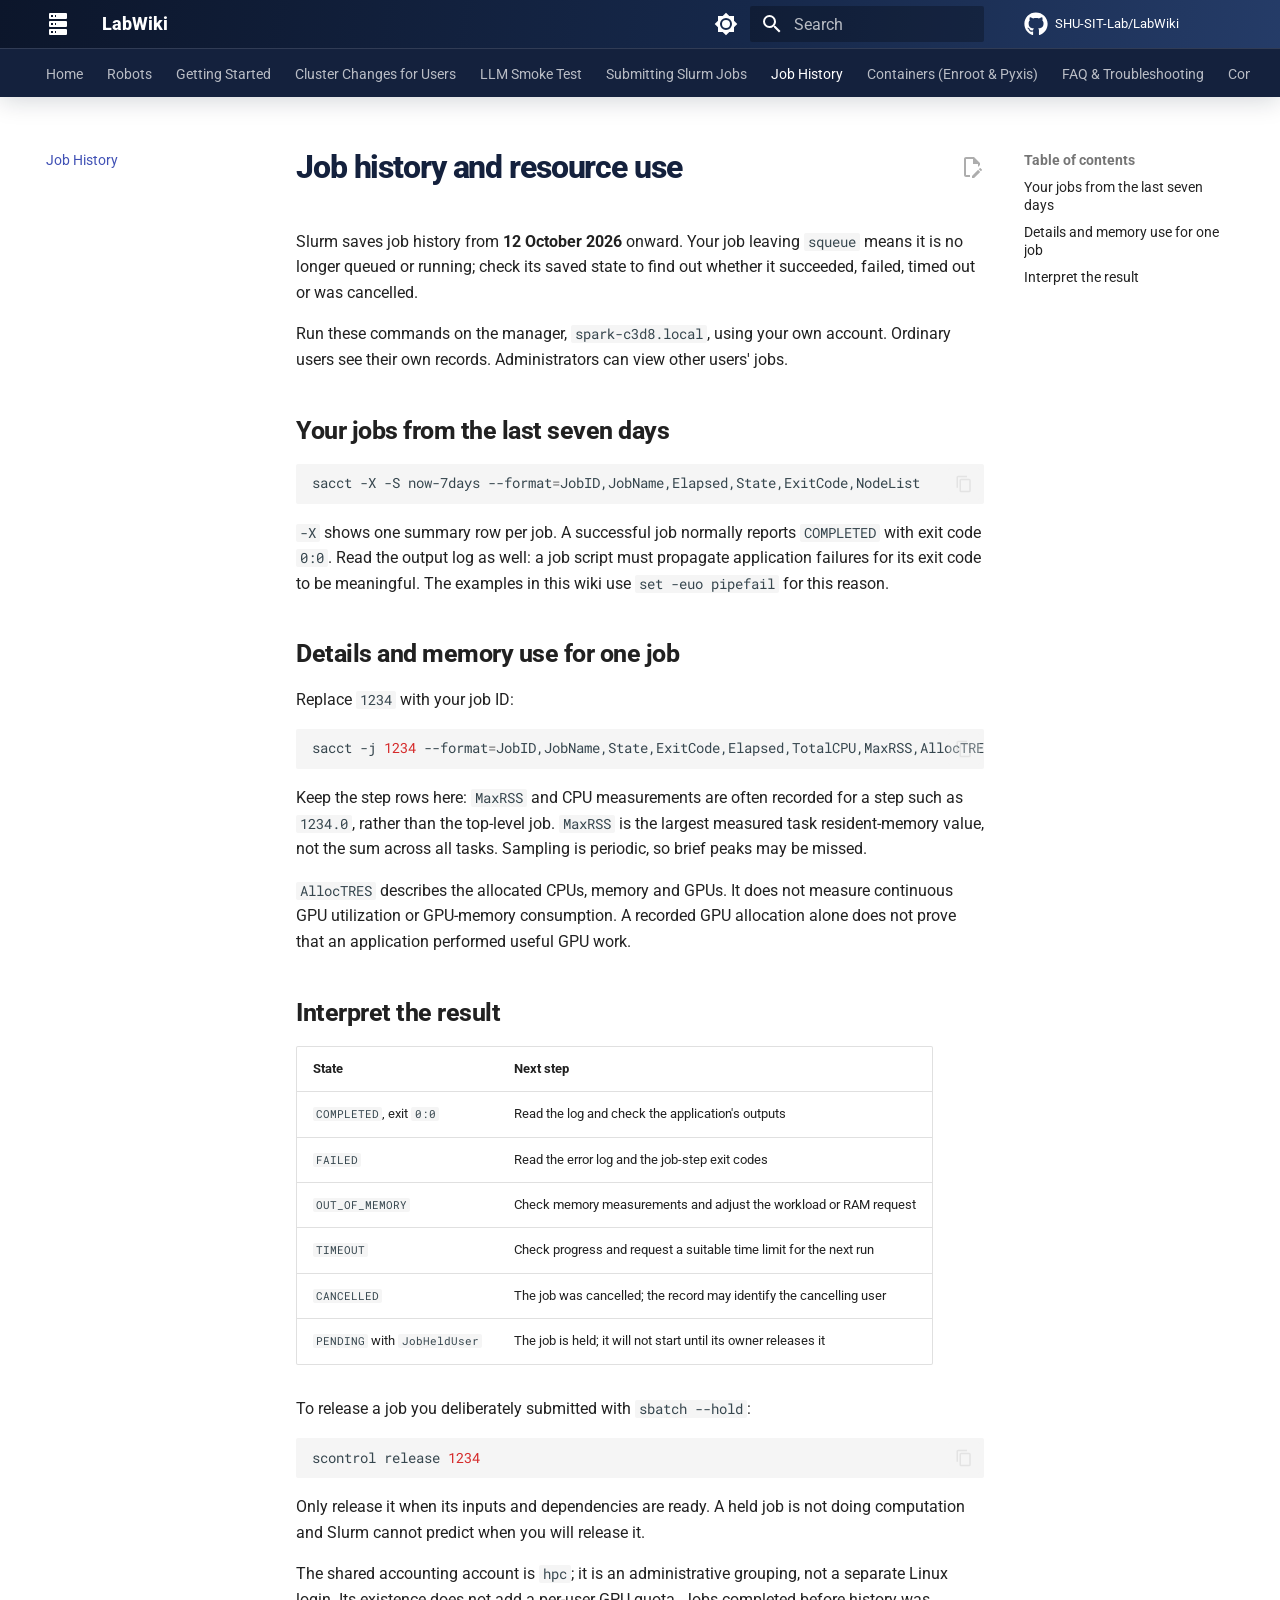
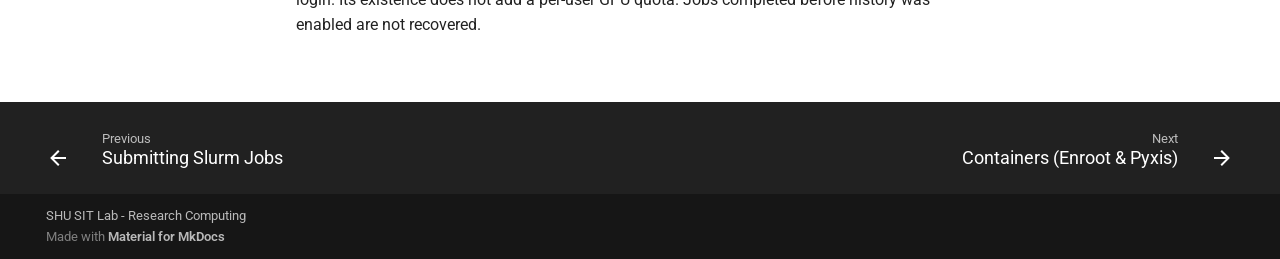
<file: job-history/index.html>
<!doctype html>
<html lang="en" class="no-js">
  <head>
    
      <meta charset="utf-8">
      <meta name="viewport" content="width=device-width,initial-scale=1">
      
        <meta name="description" content="Documentation for SHU SIT Lab research computing and robots">
      
      
      
        <link rel="canonical" href="https://SHU-SIT-Lab.github.io/LabWiki/job-history/">
      
      
        <link rel="prev" href="../slurm-jobs/">
      
      
        <link rel="next" href="../containers/">
      
      
        
      
      
      <link rel="icon" href="../assets/images/favicon.png">
      <meta name="generator" content="mkdocs-1.6.1, mkdocs-material-9.8.2">
    
    
      
        <title>Job History - LabWiki</title>
      
    
    
      <link rel="stylesheet" href="../assets/stylesheets/main.57a0d79d.min.css">
      
        
        <link rel="stylesheet" href="../assets/stylesheets/palette.fb2fffe2.min.css">
      
      


    
    
      
    
    
      
        
        
        <link rel="preconnect" href="https://fonts.gstatic.com" crossorigin>
        <link rel="stylesheet" href="https://fonts.googleapis.com/css?family=Roboto:300,300i,400,400i,700,700i%7CRoboto+Mono:400,400i,700,700i&display=fallback">
        <style>:root{--md-text-font:"Roboto";--md-code-font:"Roboto Mono"}</style>
      
    
    
      <link rel="stylesheet" href="../stylesheets/extra.css">
    
    <script>__md_scope=new URL("..",location),__md_hash=e=>[...e].reduce(((e,_)=>(e<<5)-e+_.charCodeAt(0)),0),__md_get=(e,_=localStorage,t=__md_scope)=>JSON.parse(_.getItem(t.pathname+"."+e)),__md_set=(e,_,t=localStorage,a=__md_scope)=>{try{t.setItem(a.pathname+"."+e,JSON.stringify(_))}catch(e){}}</script>
    
      

    
    
  </head>
  
  
    
    
      
    
    
    
    
    <body dir="ltr" data-md-color-scheme="default" data-md-color-primary="indigo" data-md-color-accent="indigo">
  
    
    <input class="md-toggle" data-md-toggle="drawer" type="checkbox" id="__drawer" autocomplete="off">
    <input class="md-toggle" data-md-toggle="search" type="checkbox" id="__search" autocomplete="off">
    <label class="md-overlay" for="__drawer"></label>
    <div data-md-component="skip">
      
        
        <a href="#job-history-and-resource-use" class="md-skip">
          Skip to content
        </a>
      
    </div>
    <div data-md-component="announce">
      
    </div>
    
    
      

  

<header class="md-header md-header--shadow md-header--lifted" data-md-component="header">
  <nav class="md-header__inner md-grid" aria-label="Header">
    <a href=".." title="LabWiki" class="md-header__button md-logo" aria-label="LabWiki" data-md-component="logo">
      
  
  <svg xmlns="http://www.w3.org/2000/svg" viewBox="0 0 24 24"><path d="M4 1h16a1 1 0 0 1 1 1v4a1 1 0 0 1-1 1H4a1 1 0 0 1-1-1V2a1 1 0 0 1 1-1m0 8h16a1 1 0 0 1 1 1v4a1 1 0 0 1-1 1H4a1 1 0 0 1-1-1v-4a1 1 0 0 1 1-1m0 8h16a1 1 0 0 1 1 1v4a1 1 0 0 1-1 1H4a1 1 0 0 1-1-1v-4a1 1 0 0 1 1-1M9 5h1V3H9zm0 8h1v-2H9zm0 8h1v-2H9zM5 3v2h2V3zm0 8v2h2v-2zm0 8v2h2v-2z"/></svg>

    </a>
    <label class="md-header__button md-icon" for="__drawer">
      
      <svg xmlns="http://www.w3.org/2000/svg" viewBox="0 0 24 24"><path d="M3 6h18v2H3zm0 5h18v2H3zm0 5h18v2H3z"/></svg>
    </label>
    <div class="md-header__title" data-md-component="header-title">
      <div class="md-header__ellipsis">
        <div class="md-header__topic">
          <span class="md-ellipsis">
            LabWiki
          </span>
        </div>
        <div class="md-header__topic" data-md-component="header-topic">
          <span class="md-ellipsis">
            
              Job History
            
          </span>
        </div>
      </div>
    </div>
    
      
        <form class="md-header__option" data-md-component="palette">
  
    
    
    
    <input class="md-option" data-md-color-media="" data-md-color-scheme="default" data-md-color-primary="indigo" data-md-color-accent="indigo"  aria-label="Switch to dark mode"  type="radio" name="__palette" id="__palette_0">
    
      <label class="md-header__button md-icon" title="Switch to dark mode" for="__palette_1" hidden>
        <svg xmlns="http://www.w3.org/2000/svg" viewBox="0 0 24 24"><path d="M12 8a4 4 0 0 0-4 4 4 4 0 0 0 4 4 4 4 0 0 0 4-4 4 4 0 0 0-4-4m0 10a6 6 0 0 1-6-6 6 6 0 0 1 6-6 6 6 0 0 1 6 6 6 6 0 0 1-6 6m8-9.31V4h-4.69L12 .69 8.69 4H4v4.69L.69 12 4 15.31V20h4.69L12 23.31 15.31 20H20v-4.69L23.31 12z"/></svg>
      </label>
    
  
    
    
    
    <input class="md-option" data-md-color-media="" data-md-color-scheme="slate" data-md-color-primary="indigo" data-md-color-accent="indigo"  aria-label="Switch to light mode"  type="radio" name="__palette" id="__palette_1">
    
      <label class="md-header__button md-icon" title="Switch to light mode" for="__palette_0" hidden>
        <svg xmlns="http://www.w3.org/2000/svg" viewBox="0 0 24 24"><path d="M12 18c-.89 0-1.74-.2-2.5-.55C11.56 16.5 13 14.42 13 12s-1.44-4.5-3.5-5.45C10.26 6.2 11.11 6 12 6a6 6 0 0 1 6 6 6 6 0 0 1-6 6m8-9.31V4h-4.69L12 .69 8.69 4H4v4.69L.69 12 4 15.31V20h4.69L12 23.31 15.31 20H20v-4.69L23.31 12z"/></svg>
      </label>
    
  
</form>
      
    
    
      <script>var palette=__md_get("__palette");if(palette&&palette.color){if("(prefers-color-scheme)"===palette.color.media){var media=matchMedia("(prefers-color-scheme: light)"),input=document.querySelector(media.matches?"[data-md-color-media='(prefers-color-scheme: light)']":"[data-md-color-media='(prefers-color-scheme: dark)']");palette.color.media=input.getAttribute("data-md-color-media"),palette.color.scheme=input.getAttribute("data-md-color-scheme"),palette.color.primary=input.getAttribute("data-md-color-primary"),palette.color.accent=input.getAttribute("data-md-color-accent")}for(var[key,value]of Object.entries(palette.color))document.body.setAttribute("data-md-color-"+key,value)}</script>
    
    
    
      
      
        <label class="md-header__button md-icon" for="__search">
          
          <svg xmlns="http://www.w3.org/2000/svg" viewBox="0 0 24 24"><path d="M9.5 3A6.5 6.5 0 0 1 16 9.5c0 1.61-.59 3.09-1.56 4.23l.27.27h.79l5 5-1.5 1.5-5-5v-.79l-.27-.27A6.52 6.52 0 0 1 9.5 16 6.5 6.5 0 0 1 3 9.5 6.5 6.5 0 0 1 9.5 3m0 2C7 5 5 7 5 9.5S7 14 9.5 14 14 12 14 9.5 12 5 9.5 5"/></svg>
        </label>
        <div class="md-search" data-md-component="search" role="dialog">
  <label class="md-search__overlay" for="__search"></label>
  <div class="md-search__inner" role="search">
    <form class="md-search__form" name="search">
      <input type="text" class="md-search__input" name="query" aria-label="Search" placeholder="Search" autocapitalize="off" autocorrect="off" autocomplete="off" spellcheck="false" data-md-component="search-query" required>
      <label class="md-search__icon md-icon" for="__search">
        
        <svg xmlns="http://www.w3.org/2000/svg" viewBox="0 0 24 24"><path d="M9.5 3A6.5 6.5 0 0 1 16 9.5c0 1.61-.59 3.09-1.56 4.23l.27.27h.79l5 5-1.5 1.5-5-5v-.79l-.27-.27A6.52 6.52 0 0 1 9.5 16 6.5 6.5 0 0 1 3 9.5 6.5 6.5 0 0 1 9.5 3m0 2C7 5 5 7 5 9.5S7 14 9.5 14 14 12 14 9.5 12 5 9.5 5"/></svg>
        
        <svg xmlns="http://www.w3.org/2000/svg" viewBox="0 0 24 24"><path d="M20 11v2H8l5.5 5.5-1.42 1.42L4.16 12l7.92-7.92L13.5 5.5 8 11z"/></svg>
      </label>
      <nav class="md-search__options" aria-label="Search">
        
        <button type="reset" class="md-search__icon md-icon" title="Clear" aria-label="Clear" tabindex="-1">
          
          <svg xmlns="http://www.w3.org/2000/svg" viewBox="0 0 24 24"><path d="M19 6.41 17.59 5 12 10.59 6.41 5 5 6.41 10.59 12 5 17.59 6.41 19 12 13.41 17.59 19 19 17.59 13.41 12z"/></svg>
        </button>
      </nav>
      
        <div class="md-search__suggest" data-md-component="search-suggest"></div>
      
    </form>
    <div class="md-search__output">
      <div class="md-search__scrollwrap" tabindex="0" data-md-scrollfix>
        <div class="md-search-result" data-md-component="search-result">
          <div class="md-search-result__meta">
            Initializing search
          </div>
          <ol class="md-search-result__list" role="presentation"></ol>
        </div>
      </div>
    </div>
  </div>
</div>
      
    
    
      <div class="md-header__source">
        <a href="https://github.com/SHU-SIT-Lab/LabWiki" title="Go to repository" class="md-source" data-md-component="source">
  <div class="md-source__icon md-icon">
    
    <svg xmlns="http://www.w3.org/2000/svg" viewBox="0 0 512 512"><!--! Font Awesome Free 7.1.0 by @fontawesome - https://fontawesome.com License - https://fontawesome.com/license/free (Icons: CC BY 4.0, Fonts: SIL OFL 1.1, Code: MIT License) Copyright 2025 Fonticons, Inc.--><path d="M173.9 397.4c0 2-2.3 3.6-5.2 3.6-3.3.3-5.6-1.3-5.6-3.6 0-2 2.3-3.6 5.2-3.6 3-.3 5.6 1.3 5.6 3.6m-31.1-4.5c-.7 2 1.3 4.3 4.3 4.9 2.6 1 5.6 0 6.2-2s-1.3-4.3-4.3-5.2c-2.6-.7-5.5.3-6.2 2.3m44.2-1.7c-2.9.7-4.9 2.6-4.6 4.9.3 2 2.9 3.3 5.9 2.6 2.9-.7 4.9-2.6 4.6-4.6-.3-1.9-3-3.2-5.9-2.9M252.8 8C114.1 8 8 113.3 8 252c0 110.9 69.8 205.8 169.5 239.2 12.8 2.3 17.3-5.6 17.3-12.1 0-6.2-.3-40.4-.3-61.4 0 0-70 15-84.7-29.8 0 0-11.4-29.1-27.8-36.6 0 0-22.9-15.7 1.6-15.4 0 0 24.9 2 38.6 25.8 21.9 38.6 58.6 27.5 72.9 20.9 2.3-16 8.8-27.1 16-33.7-55.9-6.2-112.3-14.3-112.3-110.5 0-27.5 7.6-41.3 23.6-58.9-2.6-6.5-11.1-33.3 2.6-67.9 20.9-6.5 69 27 69 27 20-5.6 41.5-8.5 62.8-8.5s42.8 2.9 62.8 8.5c0 0 48.1-33.6 69-27 13.7 34.7 5.2 61.4 2.6 67.9 16 17.7 25.8 31.5 25.8 58.9 0 96.5-58.9 104.2-114.8 110.5 9.2 7.9 17 22.9 17 46.4 0 33.7-.3 75.4-.3 83.6 0 6.5 4.6 14.4 17.3 12.1C436.2 457.8 504 362.9 504 252 504 113.3 391.5 8 252.8 8M105.2 352.9c-1.3 1-1 3.3.7 5.2 1.6 1.6 3.9 2.3 5.2 1 1.3-1 1-3.3-.7-5.2-1.6-1.6-3.9-2.3-5.2-1m-10.8-8.1c-.7 1.3.3 2.9 2.3 3.9 1.6 1 3.6.7 4.3-.7.7-1.3-.3-2.9-2.3-3.9-2-.6-3.6-.3-4.3.7m32.4 35.6c-1.6 1.3-1 4.3 1.3 6.2 2.3 2.3 5.2 2.6 6.5 1 1.3-1.3.7-4.3-1.3-6.2-2.2-2.3-5.2-2.6-6.5-1m-11.4-14.7c-1.6 1-1.6 3.6 0 5.9s4.3 3.3 5.6 2.3c1.6-1.3 1.6-3.9 0-6.2-1.4-2.3-4-3.3-5.6-2"/></svg>
  </div>
  <div class="md-source__repository">
    SHU-SIT-Lab/LabWiki
  </div>
</a>
      </div>
    
  </nav>
  
    
      
<nav class="md-tabs" aria-label="Tabs" data-md-component="tabs">
  <div class="md-grid">
    <ul class="md-tabs__list">
      
        
  
  
  
  
    <li class="md-tabs__item">
      <a href=".." class="md-tabs__link">
        
  
  
    
  
  Home

      </a>
    </li>
  

      
        
  
  
  
  
    
    
      <li class="md-tabs__item">
        <a href="../robots/" class="md-tabs__link">
          
  
  
  Robots

        </a>
      </li>
    
  

      
        
  
  
  
  
    <li class="md-tabs__item">
      <a href="../getting-started/" class="md-tabs__link">
        
  
  
    
  
  Getting Started

      </a>
    </li>
  

      
        
  
  
  
  
    <li class="md-tabs__item">
      <a href="../cluster-updates/" class="md-tabs__link">
        
  
  
    
  
  Cluster Changes for Users

      </a>
    </li>
  

      
        
  
  
  
  
    <li class="md-tabs__item">
      <a href="../llm-smoke-test/" class="md-tabs__link">
        
  
  
    
  
  LLM Smoke Test

      </a>
    </li>
  

      
        
  
  
  
  
    <li class="md-tabs__item">
      <a href="../slurm-jobs/" class="md-tabs__link">
        
  
  
    
  
  Submitting Slurm Jobs

      </a>
    </li>
  

      
        
  
  
  
    
  
  
    <li class="md-tabs__item md-tabs__item--active">
      <a href="./" class="md-tabs__link">
        
  
  
    
  
  Job History

      </a>
    </li>
  

      
        
  
  
  
  
    <li class="md-tabs__item">
      <a href="../containers/" class="md-tabs__link">
        
  
  
    
  
  Containers (Enroot & Pyxis)

      </a>
    </li>
  

      
        
  
  
  
  
    <li class="md-tabs__item">
      <a href="../faq/" class="md-tabs__link">
        
  
  
    
  
  FAQ & Troubleshooting

      </a>
    </li>
  

      
        
  
  
  
  
    <li class="md-tabs__item">
      <a href="../contributing/" class="md-tabs__link">
        
  
  
    
  
  Contributing to These Docs

      </a>
    </li>
  

      
    </ul>
  </div>
</nav>
    
  
</header>
    
    <div class="md-container" data-md-component="container">
      
      
        
      
      <main class="md-main" data-md-component="main">
        <div class="md-main__inner md-grid">
          
            
              
              <div class="md-sidebar md-sidebar--primary" data-md-component="sidebar" data-md-type="navigation" >
                <div class="md-sidebar__scrollwrap">
                  <div class="md-sidebar__inner">
                    


  


<nav class="md-nav md-nav--primary md-nav--lifted" aria-label="Navigation" data-md-level="0">
  <label class="md-nav__title" for="__drawer">
    <a href=".." title="LabWiki" class="md-nav__button md-logo" aria-label="LabWiki" data-md-component="logo">
      
  
  <svg xmlns="http://www.w3.org/2000/svg" viewBox="0 0 24 24"><path d="M4 1h16a1 1 0 0 1 1 1v4a1 1 0 0 1-1 1H4a1 1 0 0 1-1-1V2a1 1 0 0 1 1-1m0 8h16a1 1 0 0 1 1 1v4a1 1 0 0 1-1 1H4a1 1 0 0 1-1-1v-4a1 1 0 0 1 1-1m0 8h16a1 1 0 0 1 1 1v4a1 1 0 0 1-1 1H4a1 1 0 0 1-1-1v-4a1 1 0 0 1 1-1M9 5h1V3H9zm0 8h1v-2H9zm0 8h1v-2H9zM5 3v2h2V3zm0 8v2h2v-2zm0 8v2h2v-2z"/></svg>

    </a>
    LabWiki
  </label>
  
    <div class="md-nav__source">
      <a href="https://github.com/SHU-SIT-Lab/LabWiki" title="Go to repository" class="md-source" data-md-component="source">
  <div class="md-source__icon md-icon">
    
    <svg xmlns="http://www.w3.org/2000/svg" viewBox="0 0 512 512"><!--! Font Awesome Free 7.1.0 by @fontawesome - https://fontawesome.com License - https://fontawesome.com/license/free (Icons: CC BY 4.0, Fonts: SIL OFL 1.1, Code: MIT License) Copyright 2025 Fonticons, Inc.--><path d="M173.9 397.4c0 2-2.3 3.6-5.2 3.6-3.3.3-5.6-1.3-5.6-3.6 0-2 2.3-3.6 5.2-3.6 3-.3 5.6 1.3 5.6 3.6m-31.1-4.5c-.7 2 1.3 4.3 4.3 4.9 2.6 1 5.6 0 6.2-2s-1.3-4.3-4.3-5.2c-2.6-.7-5.5.3-6.2 2.3m44.2-1.7c-2.9.7-4.9 2.6-4.6 4.9.3 2 2.9 3.3 5.9 2.6 2.9-.7 4.9-2.6 4.6-4.6-.3-1.9-3-3.2-5.9-2.9M252.8 8C114.1 8 8 113.3 8 252c0 110.9 69.8 205.8 169.5 239.2 12.8 2.3 17.3-5.6 17.3-12.1 0-6.2-.3-40.4-.3-61.4 0 0-70 15-84.7-29.8 0 0-11.4-29.1-27.8-36.6 0 0-22.9-15.7 1.6-15.4 0 0 24.9 2 38.6 25.8 21.9 38.6 58.6 27.5 72.9 20.9 2.3-16 8.8-27.1 16-33.7-55.9-6.2-112.3-14.3-112.3-110.5 0-27.5 7.6-41.3 23.6-58.9-2.6-6.5-11.1-33.3 2.6-67.9 20.9-6.5 69 27 69 27 20-5.6 41.5-8.5 62.8-8.5s42.8 2.9 62.8 8.5c0 0 48.1-33.6 69-27 13.7 34.7 5.2 61.4 2.6 67.9 16 17.7 25.8 31.5 25.8 58.9 0 96.5-58.9 104.2-114.8 110.5 9.2 7.9 17 22.9 17 46.4 0 33.7-.3 75.4-.3 83.6 0 6.5 4.6 14.4 17.3 12.1C436.2 457.8 504 362.9 504 252 504 113.3 391.5 8 252.8 8M105.2 352.9c-1.3 1-1 3.3.7 5.2 1.6 1.6 3.9 2.3 5.2 1 1.3-1 1-3.3-.7-5.2-1.6-1.6-3.9-2.3-5.2-1m-10.8-8.1c-.7 1.3.3 2.9 2.3 3.9 1.6 1 3.6.7 4.3-.7.7-1.3-.3-2.9-2.3-3.9-2-.6-3.6-.3-4.3.7m32.4 35.6c-1.6 1.3-1 4.3 1.3 6.2 2.3 2.3 5.2 2.6 6.5 1 1.3-1.3.7-4.3-1.3-6.2-2.2-2.3-5.2-2.6-6.5-1m-11.4-14.7c-1.6 1-1.6 3.6 0 5.9s4.3 3.3 5.6 2.3c1.6-1.3 1.6-3.9 0-6.2-1.4-2.3-4-3.3-5.6-2"/></svg>
  </div>
  <div class="md-source__repository">
    SHU-SIT-Lab/LabWiki
  </div>
</a>
    </div>
  
  <ul class="md-nav__list" data-md-scrollfix>
    
      
      
  
  
  
  
    <li class="md-nav__item">
      <a href=".." class="md-nav__link">
        
  
  
  <span class="md-ellipsis">
    
  
    Home
  

    
  </span>
  
  

      </a>
    </li>
  

    
      
      
  
  
  
  
    
    
    
    
      
      
        
      
    
    
    <li class="md-nav__item md-nav__item--nested">
      
        
        
        <input class="md-nav__toggle md-toggle " type="checkbox" id="__nav_2" >
        
          
          <label class="md-nav__link" for="__nav_2" id="__nav_2_label" tabindex="0">
            
  
  
  <span class="md-ellipsis">
    
  
    Robots
  

    
  </span>
  
  

            <span class="md-nav__icon md-icon"></span>
          </label>
        
        <nav class="md-nav" data-md-level="1" aria-labelledby="__nav_2_label" aria-expanded="false">
          <label class="md-nav__title" for="__nav_2">
            <span class="md-nav__icon md-icon"></span>
            
  
    Robots
  

          </label>
          <ul class="md-nav__list" data-md-scrollfix>
            
              
                
  
  
  
  
    <li class="md-nav__item">
      <a href="../robots/" class="md-nav__link">
        
  
  
  <span class="md-ellipsis">
    
  
    Overview & Safety
  

    
  </span>
  
  

      </a>
    </li>
  

              
            
              
                
  
  
  
  
    <li class="md-nav__item">
      <a href="../robots/care-o-bot-4/" class="md-nav__link">
        
  
  
  <span class="md-ellipsis">
    
  
    Care-O-bot 4
  

    
  </span>
  
  

      </a>
    </li>
  

              
            
              
                
  
  
  
  
    <li class="md-nav__item">
      <a href="../robots/go2-edu/" class="md-nav__link">
        
  
  
  <span class="md-ellipsis">
    
  
    Unitree Go2 EDU
  

    
  </span>
  
  

      </a>
    </li>
  

              
            
          </ul>
        </nav>
      
    </li>
  

    
      
      
  
  
  
  
    <li class="md-nav__item">
      <a href="../getting-started/" class="md-nav__link">
        
  
  
  <span class="md-ellipsis">
    
  
    Getting Started
  

    
  </span>
  
  

      </a>
    </li>
  

    
      
      
  
  
  
  
    <li class="md-nav__item">
      <a href="../cluster-updates/" class="md-nav__link">
        
  
  
  <span class="md-ellipsis">
    
  
    Cluster Changes for Users
  

    
  </span>
  
  

      </a>
    </li>
  

    
      
      
  
  
  
  
    <li class="md-nav__item">
      <a href="../llm-smoke-test/" class="md-nav__link">
        
  
  
  <span class="md-ellipsis">
    
  
    LLM Smoke Test
  

    
  </span>
  
  

      </a>
    </li>
  

    
      
      
  
  
  
  
    <li class="md-nav__item">
      <a href="../slurm-jobs/" class="md-nav__link">
        
  
  
  <span class="md-ellipsis">
    
  
    Submitting Slurm Jobs
  

    
  </span>
  
  

      </a>
    </li>
  

    
      
      
  
  
    
  
  
  
    <li class="md-nav__item md-nav__item--active">
      
      <input class="md-nav__toggle md-toggle" type="checkbox" id="__toc">
      
      
        
      
      
        <label class="md-nav__link md-nav__link--active" for="__toc">
          
  
  
  <span class="md-ellipsis">
    
  
    Job History
  

    
  </span>
  
  

          <span class="md-nav__icon md-icon"></span>
        </label>
      
      <a href="./" class="md-nav__link md-nav__link--active">
        
  
  
  <span class="md-ellipsis">
    
  
    Job History
  

    
  </span>
  
  

      </a>
      
        

<nav class="md-nav md-nav--secondary" aria-label="Table of contents">
  
  
  
    
  
  
    <label class="md-nav__title" for="__toc">
      <span class="md-nav__icon md-icon"></span>
      Table of contents
    </label>
    <ul class="md-nav__list" data-md-component="toc" data-md-scrollfix>
      
        <li class="md-nav__item">
  <a href="#your-jobs-from-the-last-seven-days" class="md-nav__link">
    <span class="md-ellipsis">
      
        Your jobs from the last seven days
      
    </span>
  </a>
  
</li>
      
        <li class="md-nav__item">
  <a href="#details-and-memory-use-for-one-job" class="md-nav__link">
    <span class="md-ellipsis">
      
        Details and memory use for one job
      
    </span>
  </a>
  
</li>
      
        <li class="md-nav__item">
  <a href="#interpret-the-result" class="md-nav__link">
    <span class="md-ellipsis">
      
        Interpret the result
      
    </span>
  </a>
  
</li>
      
    </ul>
  
</nav>
      
    </li>
  

    
      
      
  
  
  
  
    <li class="md-nav__item">
      <a href="../containers/" class="md-nav__link">
        
  
  
  <span class="md-ellipsis">
    
  
    Containers (Enroot & Pyxis)
  

    
  </span>
  
  

      </a>
    </li>
  

    
      
      
  
  
  
  
    <li class="md-nav__item">
      <a href="../faq/" class="md-nav__link">
        
  
  
  <span class="md-ellipsis">
    
  
    FAQ & Troubleshooting
  

    
  </span>
  
  

      </a>
    </li>
  

    
      
      
  
  
  
  
    <li class="md-nav__item">
      <a href="../contributing/" class="md-nav__link">
        
  
  
  <span class="md-ellipsis">
    
  
    Contributing to These Docs
  

    
  </span>
  
  

      </a>
    </li>
  

    
  </ul>
</nav>
                  </div>
                </div>
              </div>
            
            
              
              <div class="md-sidebar md-sidebar--secondary" data-md-component="sidebar" data-md-type="toc" >
                <div class="md-sidebar__scrollwrap">
                  <div class="md-sidebar__inner">
                    

<nav class="md-nav md-nav--secondary" aria-label="Table of contents">
  
  
  
    
  
  
    <label class="md-nav__title" for="__toc">
      <span class="md-nav__icon md-icon"></span>
      Table of contents
    </label>
    <ul class="md-nav__list" data-md-component="toc" data-md-scrollfix>
      
        <li class="md-nav__item">
  <a href="#your-jobs-from-the-last-seven-days" class="md-nav__link">
    <span class="md-ellipsis">
      
        Your jobs from the last seven days
      
    </span>
  </a>
  
</li>
      
        <li class="md-nav__item">
  <a href="#details-and-memory-use-for-one-job" class="md-nav__link">
    <span class="md-ellipsis">
      
        Details and memory use for one job
      
    </span>
  </a>
  
</li>
      
        <li class="md-nav__item">
  <a href="#interpret-the-result" class="md-nav__link">
    <span class="md-ellipsis">
      
        Interpret the result
      
    </span>
  </a>
  
</li>
      
    </ul>
  
</nav>
                  </div>
                </div>
              </div>
            
          
          
            <div class="md-content" data-md-component="content">
              
              <article class="md-content__inner md-typeset">
                
                  


  
    <a href="https://github.com/SHU-SIT-Lab/LabWiki/edit/main/docs/job-history.md" title="Edit this page" class="md-content__button md-icon" rel="edit">
      
      <svg xmlns="http://www.w3.org/2000/svg" viewBox="0 0 24 24"><path d="M10 20H6V4h7v5h5v3.1l2-2V8l-6-6H6c-1.1 0-2 .9-2 2v16c0 1.1.9 2 2 2h4zm10.2-7c.1 0 .3.1.4.2l1.3 1.3c.2.2.2.6 0 .8l-1 1-2.1-2.1 1-1c.1-.1.2-.2.4-.2m0 3.9L14.1 23H12v-2.1l6.1-6.1z"/></svg>
    </a>
  
  


<h1 id="job-history-and-resource-use">Job history and resource use<a class="headerlink" href="#job-history-and-resource-use" title="Permanent link">&para;</a></h1>
<p>Slurm saves job history from <strong>12 October 2026</strong> onward. Your job leaving
<code>squeue</code> means it is no longer queued or running; check its saved state to find
out whether it succeeded, failed, timed out or was cancelled.</p>
<p>Run these commands on the manager, <code>spark-c3d8.local</code>, using your own account.
Ordinary users see their own records. Administrators can view other users' jobs.</p>
<h2 id="your-jobs-from-the-last-seven-days">Your jobs from the last seven days<a class="headerlink" href="#your-jobs-from-the-last-seven-days" title="Permanent link">&para;</a></h2>
<div class="highlight"><pre><span></span><code>sacct<span class="w"> </span>-X<span class="w"> </span>-S<span class="w"> </span>now-7days<span class="w"> </span>--format<span class="o">=</span>JobID,JobName,Elapsed,State,ExitCode,NodeList
</code></pre></div>
<p><code>-X</code> shows one summary row per job. A successful job normally reports
<code>COMPLETED</code> with exit code <code>0:0</code>. Read the output log as well: a job script must
propagate application failures for its exit code to be meaningful. The examples
in this wiki use <code>set -euo pipefail</code> for this reason.</p>
<h2 id="details-and-memory-use-for-one-job">Details and memory use for one job<a class="headerlink" href="#details-and-memory-use-for-one-job" title="Permanent link">&para;</a></h2>
<p>Replace <code>1234</code> with your job ID:</p>
<div class="highlight"><pre><span></span><code>sacct<span class="w"> </span>-j<span class="w"> </span><span class="m">1234</span><span class="w"> </span>--format<span class="o">=</span>JobID,JobName,State,ExitCode,Elapsed,TotalCPU,MaxRSS,AllocTRES
</code></pre></div>
<p>Keep the step rows here: <code>MaxRSS</code> and CPU measurements are often recorded for a
step such as <code>1234.0</code>, rather than the top-level job. <code>MaxRSS</code> is the largest
measured task resident-memory value, not the sum across all tasks. Sampling is
periodic, so brief peaks may be missed.</p>
<p><code>AllocTRES</code> describes the allocated CPUs, memory and GPUs. It does not measure
continuous GPU utilization or GPU-memory consumption. A recorded GPU allocation
alone does not prove that an application performed useful GPU work.</p>
<h2 id="interpret-the-result">Interpret the result<a class="headerlink" href="#interpret-the-result" title="Permanent link">&para;</a></h2>
<table>
<thead>
<tr>
<th>State</th>
<th>Next step</th>
</tr>
</thead>
<tbody>
<tr>
<td><code>COMPLETED</code>, exit <code>0:0</code></td>
<td>Read the log and check the application's outputs</td>
</tr>
<tr>
<td><code>FAILED</code></td>
<td>Read the error log and the job-step exit codes</td>
</tr>
<tr>
<td><code>OUT_OF_MEMORY</code></td>
<td>Check memory measurements and adjust the workload or RAM request</td>
</tr>
<tr>
<td><code>TIMEOUT</code></td>
<td>Check progress and request a suitable time limit for the next run</td>
</tr>
<tr>
<td><code>CANCELLED</code></td>
<td>The job was cancelled; the record may identify the cancelling user</td>
</tr>
<tr>
<td><code>PENDING</code> with <code>JobHeldUser</code></td>
<td>The job is held; it will not start until its owner releases it</td>
</tr>
</tbody>
</table>
<p>To release a job you deliberately submitted with <code>sbatch --hold</code>:</p>
<div class="highlight"><pre><span></span><code>scontrol<span class="w"> </span>release<span class="w"> </span><span class="m">1234</span>
</code></pre></div>
<p>Only release it when its inputs and dependencies are ready. A held job is not
doing computation and Slurm cannot predict when you will release it.</p>
<p>The shared accounting account is <code>hpc</code>; it is an administrative grouping, not
a separate Linux login. Its existence does not add a per-user GPU quota. Jobs
completed before history was enabled are not recovered.</p>












                
              </article>
            </div>
          
          
<script>var target=document.getElementById(location.hash.slice(1));target&&target.name&&(target.checked=target.name.startsWith("__tabbed_"))</script>
        </div>
        
          <button type="button" class="md-top md-icon" data-md-component="top" hidden>
  
  <svg xmlns="http://www.w3.org/2000/svg" viewBox="0 0 24 24"><path d="M13 20h-2V8l-5.5 5.5-1.42-1.42L12 4.16l7.92 7.92-1.42 1.42L13 8z"/></svg>
  Back to top
</button>
        
      </main>
      
        <footer class="md-footer">
  
    
      
      <nav class="md-footer__inner md-grid" aria-label="Footer" >
        
          
          <a href="../slurm-jobs/" class="md-footer__link md-footer__link--prev" aria-label="Previous: Submitting Slurm Jobs">
            <div class="md-footer__button md-icon">
              
              <svg xmlns="http://www.w3.org/2000/svg" viewBox="0 0 24 24"><path d="M20 11v2H8l5.5 5.5-1.42 1.42L4.16 12l7.92-7.92L13.5 5.5 8 11z"/></svg>
            </div>
            <div class="md-footer__title">
              <span class="md-footer__direction">
                Previous
              </span>
              <div class="md-ellipsis">
                Submitting Slurm Jobs
              </div>
            </div>
          </a>
        
        
          
          <a href="../containers/" class="md-footer__link md-footer__link--next" aria-label="Next: Containers (Enroot &amp; Pyxis)">
            <div class="md-footer__title">
              <span class="md-footer__direction">
                Next
              </span>
              <div class="md-ellipsis">
                Containers (Enroot & Pyxis)
              </div>
            </div>
            <div class="md-footer__button md-icon">
              
              <svg xmlns="http://www.w3.org/2000/svg" viewBox="0 0 24 24"><path d="M4 11v2h12l-5.5 5.5 1.42 1.42L19.84 12l-7.92-7.92L10.5 5.5 16 11z"/></svg>
            </div>
          </a>
        
      </nav>
    
  
  <div class="md-footer-meta md-typeset">
    <div class="md-footer-meta__inner md-grid">
      <div class="md-copyright">
  
    <div class="md-copyright__highlight">
      SHU SIT Lab - Research Computing
    </div>
  
  
    Made with
    <a href="https://squidfunk.github.io/mkdocs-material/" target="_blank" rel="noopener">
      Material for MkDocs
    </a>
  
</div>
      
    </div>
  </div>
</footer>
      
    </div>
    <div class="md-dialog" data-md-component="dialog">
      <div class="md-dialog__inner md-typeset"></div>
    </div>
    
    
    
      
      
      <script id="__config" type="application/json">{"annotate": null, "base": "..", "features": ["navigation.instant", "navigation.tabs", "navigation.tabs.sticky", "navigation.sections", "navigation.top", "navigation.footer", "content.code.copy", "content.action.edit", "search.suggest", "search.highlight"], "search": "../assets/javascripts/workers/search.a7633da7.min.js", "tags": null, "translations": {"clipboard.copied": "Copied to clipboard", "clipboard.copy": "Copy to clipboard", "search.result.more.one": "1 more on this page", "search.result.more.other": "# more on this page", "search.result.none": "No matching documents", "search.result.one": "1 matching document", "search.result.other": "# matching documents", "search.result.placeholder": "Type to start searching", "search.result.term.missing": "Missing", "select.version": "Select version"}, "version": null}</script>
    
    
      <script src="../assets/javascripts/bundle.a5f9d56c.min.js"></script>
      
    
  </body>
</html>
</file>
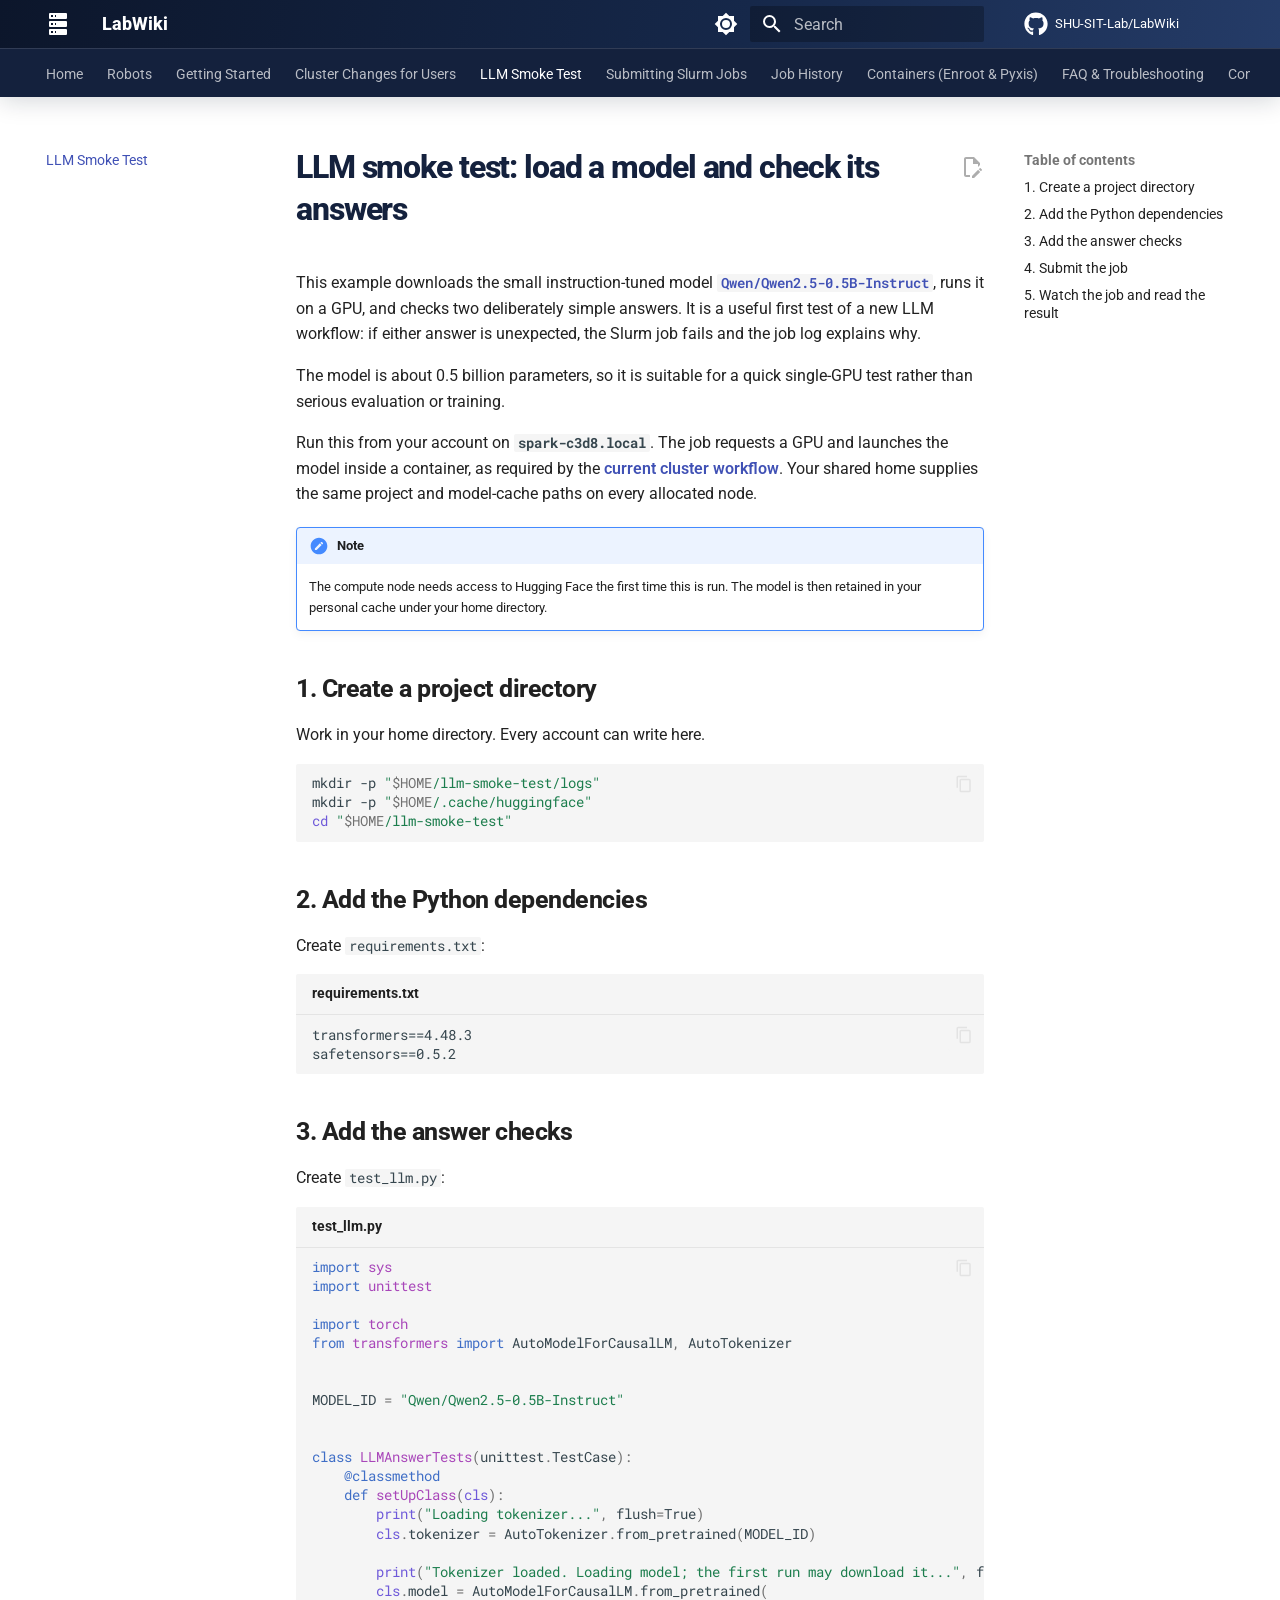
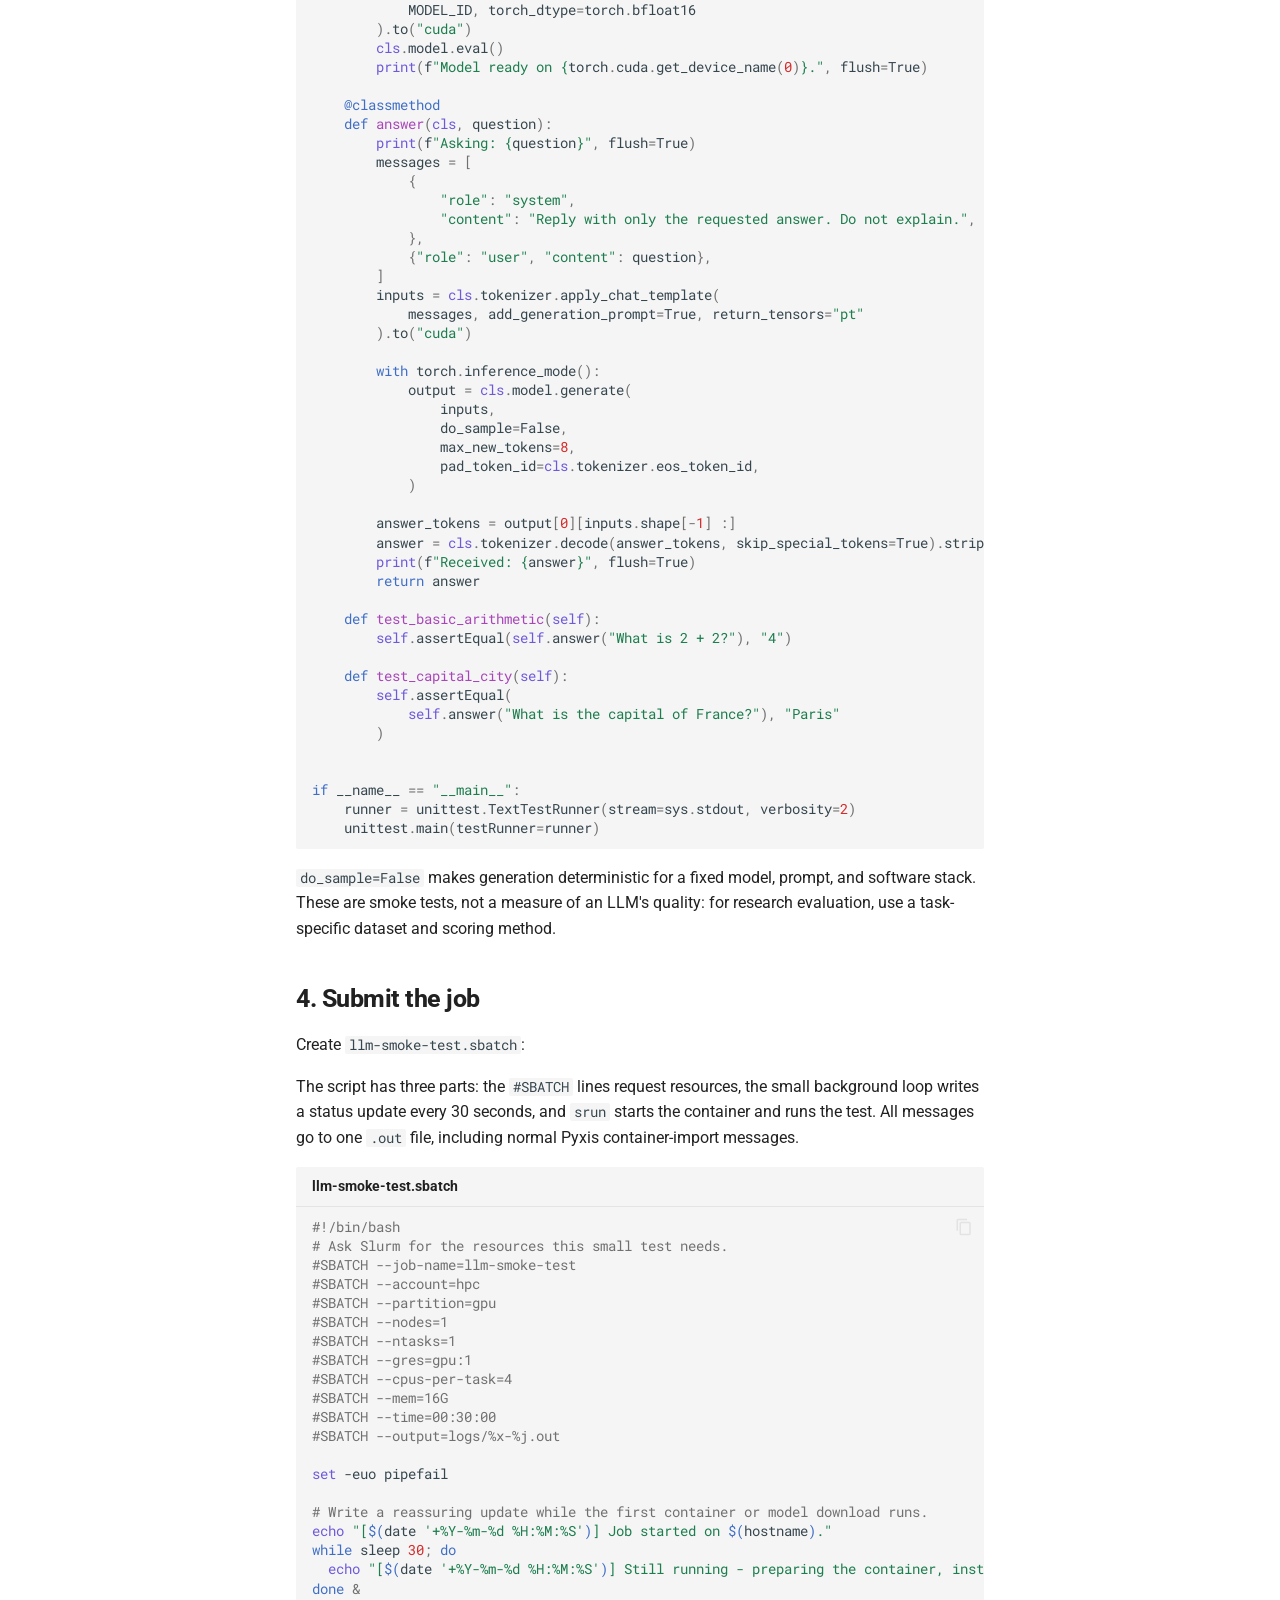
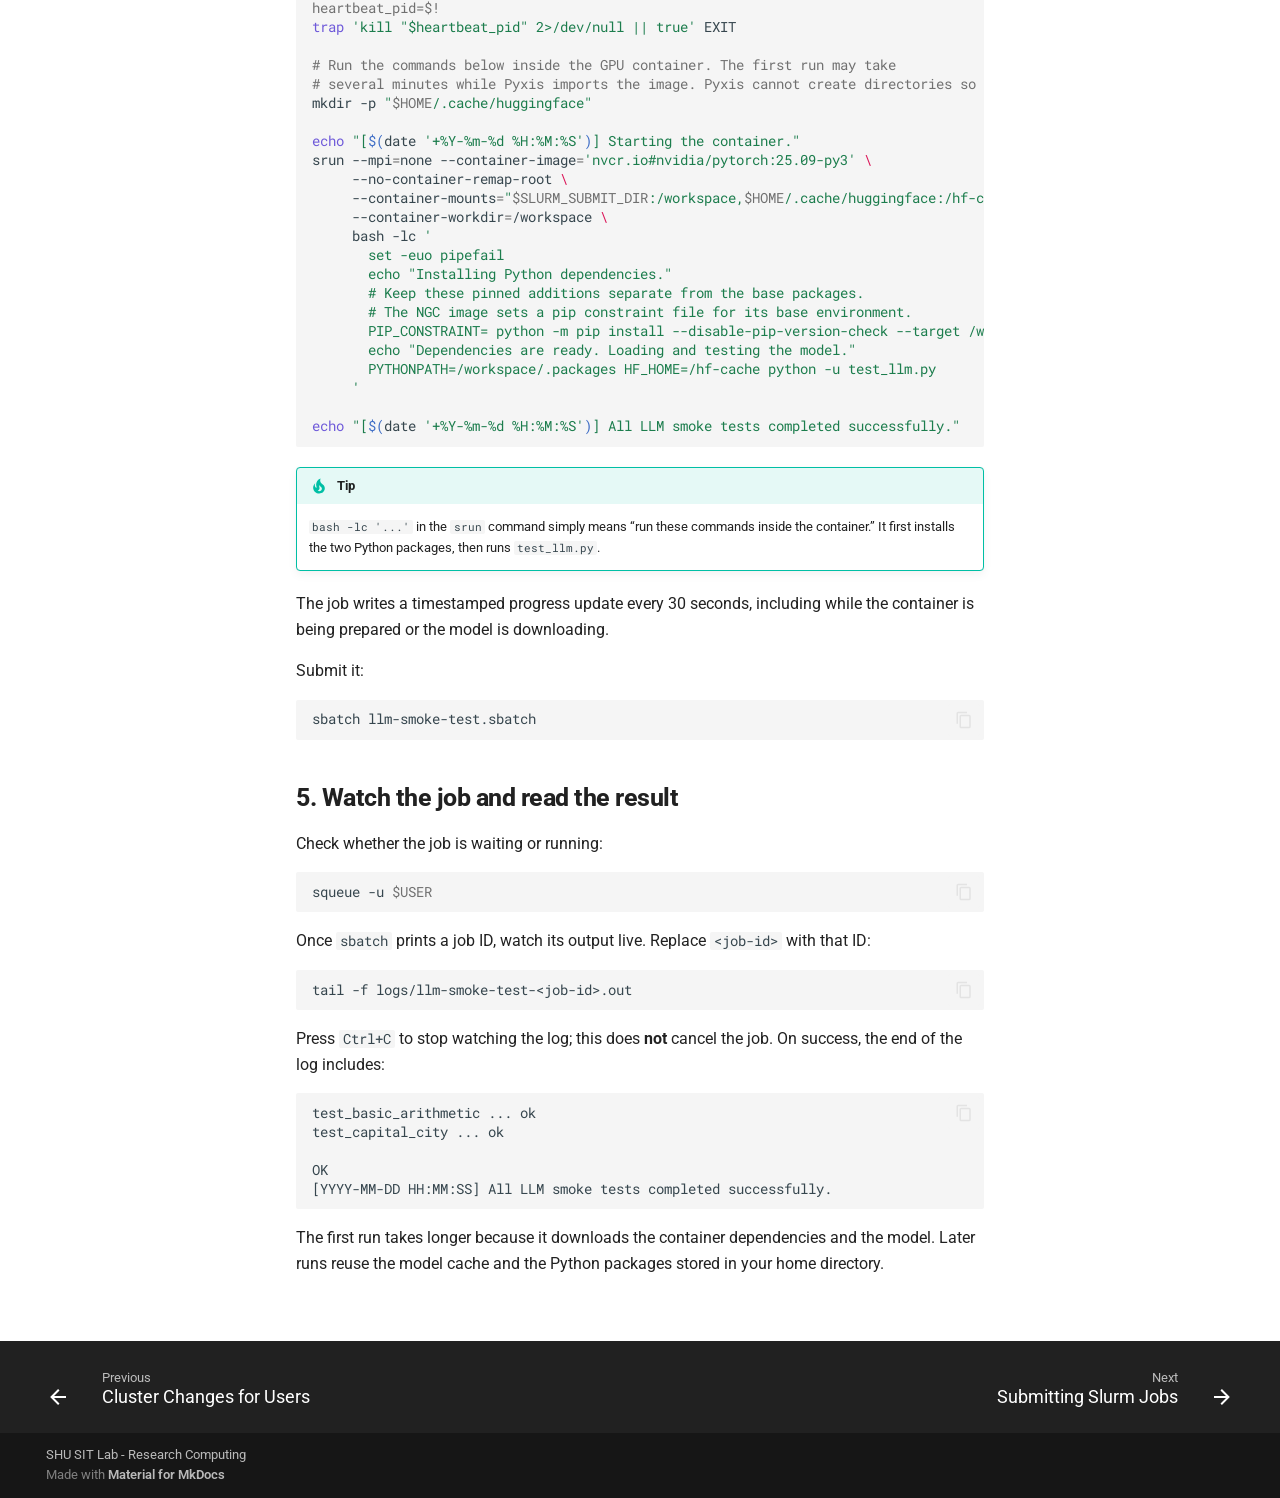
<file: llm-smoke-test/index.html>
<!doctype html>
<html lang="en" class="no-js">
  <head>
    
      <meta charset="utf-8">
      <meta name="viewport" content="width=device-width,initial-scale=1">
      
        <meta name="description" content="Documentation for SHU SIT Lab research computing and robots">
      
      
      
        <link rel="canonical" href="https://SHU-SIT-Lab.github.io/LabWiki/llm-smoke-test/">
      
      
        <link rel="prev" href="../cluster-updates/">
      
      
        <link rel="next" href="../slurm-jobs/">
      
      
        
      
      
      <link rel="icon" href="../assets/images/favicon.png">
      <meta name="generator" content="mkdocs-1.6.1, mkdocs-material-9.8.2">
    
    
      
        <title>LLM Smoke Test - LabWiki</title>
      
    
    
      <link rel="stylesheet" href="../assets/stylesheets/main.57a0d79d.min.css">
      
        
        <link rel="stylesheet" href="../assets/stylesheets/palette.fb2fffe2.min.css">
      
      


    
    
      
    
    
      
        
        
        <link rel="preconnect" href="https://fonts.gstatic.com" crossorigin>
        <link rel="stylesheet" href="https://fonts.googleapis.com/css?family=Roboto:300,300i,400,400i,700,700i%7CRoboto+Mono:400,400i,700,700i&display=fallback">
        <style>:root{--md-text-font:"Roboto";--md-code-font:"Roboto Mono"}</style>
      
    
    
      <link rel="stylesheet" href="../stylesheets/extra.css">
    
    <script>__md_scope=new URL("..",location),__md_hash=e=>[...e].reduce(((e,_)=>(e<<5)-e+_.charCodeAt(0)),0),__md_get=(e,_=localStorage,t=__md_scope)=>JSON.parse(_.getItem(t.pathname+"."+e)),__md_set=(e,_,t=localStorage,a=__md_scope)=>{try{t.setItem(a.pathname+"."+e,JSON.stringify(_))}catch(e){}}</script>
    
      

    
    
  </head>
  
  
    
    
      
    
    
    
    
    <body dir="ltr" data-md-color-scheme="default" data-md-color-primary="indigo" data-md-color-accent="indigo">
  
    
    <input class="md-toggle" data-md-toggle="drawer" type="checkbox" id="__drawer" autocomplete="off">
    <input class="md-toggle" data-md-toggle="search" type="checkbox" id="__search" autocomplete="off">
    <label class="md-overlay" for="__drawer"></label>
    <div data-md-component="skip">
      
        
        <a href="#llm-smoke-test-load-a-model-and-check-its-answers" class="md-skip">
          Skip to content
        </a>
      
    </div>
    <div data-md-component="announce">
      
    </div>
    
    
      

  

<header class="md-header md-header--shadow md-header--lifted" data-md-component="header">
  <nav class="md-header__inner md-grid" aria-label="Header">
    <a href=".." title="LabWiki" class="md-header__button md-logo" aria-label="LabWiki" data-md-component="logo">
      
  
  <svg xmlns="http://www.w3.org/2000/svg" viewBox="0 0 24 24"><path d="M4 1h16a1 1 0 0 1 1 1v4a1 1 0 0 1-1 1H4a1 1 0 0 1-1-1V2a1 1 0 0 1 1-1m0 8h16a1 1 0 0 1 1 1v4a1 1 0 0 1-1 1H4a1 1 0 0 1-1-1v-4a1 1 0 0 1 1-1m0 8h16a1 1 0 0 1 1 1v4a1 1 0 0 1-1 1H4a1 1 0 0 1-1-1v-4a1 1 0 0 1 1-1M9 5h1V3H9zm0 8h1v-2H9zm0 8h1v-2H9zM5 3v2h2V3zm0 8v2h2v-2zm0 8v2h2v-2z"/></svg>

    </a>
    <label class="md-header__button md-icon" for="__drawer">
      
      <svg xmlns="http://www.w3.org/2000/svg" viewBox="0 0 24 24"><path d="M3 6h18v2H3zm0 5h18v2H3zm0 5h18v2H3z"/></svg>
    </label>
    <div class="md-header__title" data-md-component="header-title">
      <div class="md-header__ellipsis">
        <div class="md-header__topic">
          <span class="md-ellipsis">
            LabWiki
          </span>
        </div>
        <div class="md-header__topic" data-md-component="header-topic">
          <span class="md-ellipsis">
            
              LLM Smoke Test
            
          </span>
        </div>
      </div>
    </div>
    
      
        <form class="md-header__option" data-md-component="palette">
  
    
    
    
    <input class="md-option" data-md-color-media="" data-md-color-scheme="default" data-md-color-primary="indigo" data-md-color-accent="indigo"  aria-label="Switch to dark mode"  type="radio" name="__palette" id="__palette_0">
    
      <label class="md-header__button md-icon" title="Switch to dark mode" for="__palette_1" hidden>
        <svg xmlns="http://www.w3.org/2000/svg" viewBox="0 0 24 24"><path d="M12 8a4 4 0 0 0-4 4 4 4 0 0 0 4 4 4 4 0 0 0 4-4 4 4 0 0 0-4-4m0 10a6 6 0 0 1-6-6 6 6 0 0 1 6-6 6 6 0 0 1 6 6 6 6 0 0 1-6 6m8-9.31V4h-4.69L12 .69 8.69 4H4v4.69L.69 12 4 15.31V20h4.69L12 23.31 15.31 20H20v-4.69L23.31 12z"/></svg>
      </label>
    
  
    
    
    
    <input class="md-option" data-md-color-media="" data-md-color-scheme="slate" data-md-color-primary="indigo" data-md-color-accent="indigo"  aria-label="Switch to light mode"  type="radio" name="__palette" id="__palette_1">
    
      <label class="md-header__button md-icon" title="Switch to light mode" for="__palette_0" hidden>
        <svg xmlns="http://www.w3.org/2000/svg" viewBox="0 0 24 24"><path d="M12 18c-.89 0-1.74-.2-2.5-.55C11.56 16.5 13 14.42 13 12s-1.44-4.5-3.5-5.45C10.26 6.2 11.11 6 12 6a6 6 0 0 1 6 6 6 6 0 0 1-6 6m8-9.31V4h-4.69L12 .69 8.69 4H4v4.69L.69 12 4 15.31V20h4.69L12 23.31 15.31 20H20v-4.69L23.31 12z"/></svg>
      </label>
    
  
</form>
      
    
    
      <script>var palette=__md_get("__palette");if(palette&&palette.color){if("(prefers-color-scheme)"===palette.color.media){var media=matchMedia("(prefers-color-scheme: light)"),input=document.querySelector(media.matches?"[data-md-color-media='(prefers-color-scheme: light)']":"[data-md-color-media='(prefers-color-scheme: dark)']");palette.color.media=input.getAttribute("data-md-color-media"),palette.color.scheme=input.getAttribute("data-md-color-scheme"),palette.color.primary=input.getAttribute("data-md-color-primary"),palette.color.accent=input.getAttribute("data-md-color-accent")}for(var[key,value]of Object.entries(palette.color))document.body.setAttribute("data-md-color-"+key,value)}</script>
    
    
    
      
      
        <label class="md-header__button md-icon" for="__search">
          
          <svg xmlns="http://www.w3.org/2000/svg" viewBox="0 0 24 24"><path d="M9.5 3A6.5 6.5 0 0 1 16 9.5c0 1.61-.59 3.09-1.56 4.23l.27.27h.79l5 5-1.5 1.5-5-5v-.79l-.27-.27A6.52 6.52 0 0 1 9.5 16 6.5 6.5 0 0 1 3 9.5 6.5 6.5 0 0 1 9.5 3m0 2C7 5 5 7 5 9.5S7 14 9.5 14 14 12 14 9.5 12 5 9.5 5"/></svg>
        </label>
        <div class="md-search" data-md-component="search" role="dialog">
  <label class="md-search__overlay" for="__search"></label>
  <div class="md-search__inner" role="search">
    <form class="md-search__form" name="search">
      <input type="text" class="md-search__input" name="query" aria-label="Search" placeholder="Search" autocapitalize="off" autocorrect="off" autocomplete="off" spellcheck="false" data-md-component="search-query" required>
      <label class="md-search__icon md-icon" for="__search">
        
        <svg xmlns="http://www.w3.org/2000/svg" viewBox="0 0 24 24"><path d="M9.5 3A6.5 6.5 0 0 1 16 9.5c0 1.61-.59 3.09-1.56 4.23l.27.27h.79l5 5-1.5 1.5-5-5v-.79l-.27-.27A6.52 6.52 0 0 1 9.5 16 6.5 6.5 0 0 1 3 9.5 6.5 6.5 0 0 1 9.5 3m0 2C7 5 5 7 5 9.5S7 14 9.5 14 14 12 14 9.5 12 5 9.5 5"/></svg>
        
        <svg xmlns="http://www.w3.org/2000/svg" viewBox="0 0 24 24"><path d="M20 11v2H8l5.5 5.5-1.42 1.42L4.16 12l7.92-7.92L13.5 5.5 8 11z"/></svg>
      </label>
      <nav class="md-search__options" aria-label="Search">
        
        <button type="reset" class="md-search__icon md-icon" title="Clear" aria-label="Clear" tabindex="-1">
          
          <svg xmlns="http://www.w3.org/2000/svg" viewBox="0 0 24 24"><path d="M19 6.41 17.59 5 12 10.59 6.41 5 5 6.41 10.59 12 5 17.59 6.41 19 12 13.41 17.59 19 19 17.59 13.41 12z"/></svg>
        </button>
      </nav>
      
        <div class="md-search__suggest" data-md-component="search-suggest"></div>
      
    </form>
    <div class="md-search__output">
      <div class="md-search__scrollwrap" tabindex="0" data-md-scrollfix>
        <div class="md-search-result" data-md-component="search-result">
          <div class="md-search-result__meta">
            Initializing search
          </div>
          <ol class="md-search-result__list" role="presentation"></ol>
        </div>
      </div>
    </div>
  </div>
</div>
      
    
    
      <div class="md-header__source">
        <a href="https://github.com/SHU-SIT-Lab/LabWiki" title="Go to repository" class="md-source" data-md-component="source">
  <div class="md-source__icon md-icon">
    
    <svg xmlns="http://www.w3.org/2000/svg" viewBox="0 0 512 512"><!--! Font Awesome Free 7.1.0 by @fontawesome - https://fontawesome.com License - https://fontawesome.com/license/free (Icons: CC BY 4.0, Fonts: SIL OFL 1.1, Code: MIT License) Copyright 2025 Fonticons, Inc.--><path d="M173.9 397.4c0 2-2.3 3.6-5.2 3.6-3.3.3-5.6-1.3-5.6-3.6 0-2 2.3-3.6 5.2-3.6 3-.3 5.6 1.3 5.6 3.6m-31.1-4.5c-.7 2 1.3 4.3 4.3 4.9 2.6 1 5.6 0 6.2-2s-1.3-4.3-4.3-5.2c-2.6-.7-5.5.3-6.2 2.3m44.2-1.7c-2.9.7-4.9 2.6-4.6 4.9.3 2 2.9 3.3 5.9 2.6 2.9-.7 4.9-2.6 4.6-4.6-.3-1.9-3-3.2-5.9-2.9M252.8 8C114.1 8 8 113.3 8 252c0 110.9 69.8 205.8 169.5 239.2 12.8 2.3 17.3-5.6 17.3-12.1 0-6.2-.3-40.4-.3-61.4 0 0-70 15-84.7-29.8 0 0-11.4-29.1-27.8-36.6 0 0-22.9-15.7 1.6-15.4 0 0 24.9 2 38.6 25.8 21.9 38.6 58.6 27.5 72.9 20.9 2.3-16 8.8-27.1 16-33.7-55.9-6.2-112.3-14.3-112.3-110.5 0-27.5 7.6-41.3 23.6-58.9-2.6-6.5-11.1-33.3 2.6-67.9 20.9-6.5 69 27 69 27 20-5.6 41.5-8.5 62.8-8.5s42.8 2.9 62.8 8.5c0 0 48.1-33.6 69-27 13.7 34.7 5.2 61.4 2.6 67.9 16 17.7 25.8 31.5 25.8 58.9 0 96.5-58.9 104.2-114.8 110.5 9.2 7.9 17 22.9 17 46.4 0 33.7-.3 75.4-.3 83.6 0 6.5 4.6 14.4 17.3 12.1C436.2 457.8 504 362.9 504 252 504 113.3 391.5 8 252.8 8M105.2 352.9c-1.3 1-1 3.3.7 5.2 1.6 1.6 3.9 2.3 5.2 1 1.3-1 1-3.3-.7-5.2-1.6-1.6-3.9-2.3-5.2-1m-10.8-8.1c-.7 1.3.3 2.9 2.3 3.9 1.6 1 3.6.7 4.3-.7.7-1.3-.3-2.9-2.3-3.9-2-.6-3.6-.3-4.3.7m32.4 35.6c-1.6 1.3-1 4.3 1.3 6.2 2.3 2.3 5.2 2.6 6.5 1 1.3-1.3.7-4.3-1.3-6.2-2.2-2.3-5.2-2.6-6.5-1m-11.4-14.7c-1.6 1-1.6 3.6 0 5.9s4.3 3.3 5.6 2.3c1.6-1.3 1.6-3.9 0-6.2-1.4-2.3-4-3.3-5.6-2"/></svg>
  </div>
  <div class="md-source__repository">
    SHU-SIT-Lab/LabWiki
  </div>
</a>
      </div>
    
  </nav>
  
    
      
<nav class="md-tabs" aria-label="Tabs" data-md-component="tabs">
  <div class="md-grid">
    <ul class="md-tabs__list">
      
        
  
  
  
  
    <li class="md-tabs__item">
      <a href=".." class="md-tabs__link">
        
  
  
    
  
  Home

      </a>
    </li>
  

      
        
  
  
  
  
    
    
      <li class="md-tabs__item">
        <a href="../robots/" class="md-tabs__link">
          
  
  
  Robots

        </a>
      </li>
    
  

      
        
  
  
  
  
    <li class="md-tabs__item">
      <a href="../getting-started/" class="md-tabs__link">
        
  
  
    
  
  Getting Started

      </a>
    </li>
  

      
        
  
  
  
  
    <li class="md-tabs__item">
      <a href="../cluster-updates/" class="md-tabs__link">
        
  
  
    
  
  Cluster Changes for Users

      </a>
    </li>
  

      
        
  
  
  
    
  
  
    <li class="md-tabs__item md-tabs__item--active">
      <a href="./" class="md-tabs__link">
        
  
  
    
  
  LLM Smoke Test

      </a>
    </li>
  

      
        
  
  
  
  
    <li class="md-tabs__item">
      <a href="../slurm-jobs/" class="md-tabs__link">
        
  
  
    
  
  Submitting Slurm Jobs

      </a>
    </li>
  

      
        
  
  
  
  
    <li class="md-tabs__item">
      <a href="../job-history/" class="md-tabs__link">
        
  
  
    
  
  Job History

      </a>
    </li>
  

      
        
  
  
  
  
    <li class="md-tabs__item">
      <a href="../containers/" class="md-tabs__link">
        
  
  
    
  
  Containers (Enroot & Pyxis)

      </a>
    </li>
  

      
        
  
  
  
  
    <li class="md-tabs__item">
      <a href="../faq/" class="md-tabs__link">
        
  
  
    
  
  FAQ & Troubleshooting

      </a>
    </li>
  

      
        
  
  
  
  
    <li class="md-tabs__item">
      <a href="../contributing/" class="md-tabs__link">
        
  
  
    
  
  Contributing to These Docs

      </a>
    </li>
  

      
    </ul>
  </div>
</nav>
    
  
</header>
    
    <div class="md-container" data-md-component="container">
      
      
        
      
      <main class="md-main" data-md-component="main">
        <div class="md-main__inner md-grid">
          
            
              
              <div class="md-sidebar md-sidebar--primary" data-md-component="sidebar" data-md-type="navigation" >
                <div class="md-sidebar__scrollwrap">
                  <div class="md-sidebar__inner">
                    


  


<nav class="md-nav md-nav--primary md-nav--lifted" aria-label="Navigation" data-md-level="0">
  <label class="md-nav__title" for="__drawer">
    <a href=".." title="LabWiki" class="md-nav__button md-logo" aria-label="LabWiki" data-md-component="logo">
      
  
  <svg xmlns="http://www.w3.org/2000/svg" viewBox="0 0 24 24"><path d="M4 1h16a1 1 0 0 1 1 1v4a1 1 0 0 1-1 1H4a1 1 0 0 1-1-1V2a1 1 0 0 1 1-1m0 8h16a1 1 0 0 1 1 1v4a1 1 0 0 1-1 1H4a1 1 0 0 1-1-1v-4a1 1 0 0 1 1-1m0 8h16a1 1 0 0 1 1 1v4a1 1 0 0 1-1 1H4a1 1 0 0 1-1-1v-4a1 1 0 0 1 1-1M9 5h1V3H9zm0 8h1v-2H9zm0 8h1v-2H9zM5 3v2h2V3zm0 8v2h2v-2zm0 8v2h2v-2z"/></svg>

    </a>
    LabWiki
  </label>
  
    <div class="md-nav__source">
      <a href="https://github.com/SHU-SIT-Lab/LabWiki" title="Go to repository" class="md-source" data-md-component="source">
  <div class="md-source__icon md-icon">
    
    <svg xmlns="http://www.w3.org/2000/svg" viewBox="0 0 512 512"><!--! Font Awesome Free 7.1.0 by @fontawesome - https://fontawesome.com License - https://fontawesome.com/license/free (Icons: CC BY 4.0, Fonts: SIL OFL 1.1, Code: MIT License) Copyright 2025 Fonticons, Inc.--><path d="M173.9 397.4c0 2-2.3 3.6-5.2 3.6-3.3.3-5.6-1.3-5.6-3.6 0-2 2.3-3.6 5.2-3.6 3-.3 5.6 1.3 5.6 3.6m-31.1-4.5c-.7 2 1.3 4.3 4.3 4.9 2.6 1 5.6 0 6.2-2s-1.3-4.3-4.3-5.2c-2.6-.7-5.5.3-6.2 2.3m44.2-1.7c-2.9.7-4.9 2.6-4.6 4.9.3 2 2.9 3.3 5.9 2.6 2.9-.7 4.9-2.6 4.6-4.6-.3-1.9-3-3.2-5.9-2.9M252.8 8C114.1 8 8 113.3 8 252c0 110.9 69.8 205.8 169.5 239.2 12.8 2.3 17.3-5.6 17.3-12.1 0-6.2-.3-40.4-.3-61.4 0 0-70 15-84.7-29.8 0 0-11.4-29.1-27.8-36.6 0 0-22.9-15.7 1.6-15.4 0 0 24.9 2 38.6 25.8 21.9 38.6 58.6 27.5 72.9 20.9 2.3-16 8.8-27.1 16-33.7-55.9-6.2-112.3-14.3-112.3-110.5 0-27.5 7.6-41.3 23.6-58.9-2.6-6.5-11.1-33.3 2.6-67.9 20.9-6.5 69 27 69 27 20-5.6 41.5-8.5 62.8-8.5s42.8 2.9 62.8 8.5c0 0 48.1-33.6 69-27 13.7 34.7 5.2 61.4 2.6 67.9 16 17.7 25.8 31.5 25.8 58.9 0 96.5-58.9 104.2-114.8 110.5 9.2 7.9 17 22.9 17 46.4 0 33.7-.3 75.4-.3 83.6 0 6.5 4.6 14.4 17.3 12.1C436.2 457.8 504 362.9 504 252 504 113.3 391.5 8 252.8 8M105.2 352.9c-1.3 1-1 3.3.7 5.2 1.6 1.6 3.9 2.3 5.2 1 1.3-1 1-3.3-.7-5.2-1.6-1.6-3.9-2.3-5.2-1m-10.8-8.1c-.7 1.3.3 2.9 2.3 3.9 1.6 1 3.6.7 4.3-.7.7-1.3-.3-2.9-2.3-3.9-2-.6-3.6-.3-4.3.7m32.4 35.6c-1.6 1.3-1 4.3 1.3 6.2 2.3 2.3 5.2 2.6 6.5 1 1.3-1.3.7-4.3-1.3-6.2-2.2-2.3-5.2-2.6-6.5-1m-11.4-14.7c-1.6 1-1.6 3.6 0 5.9s4.3 3.3 5.6 2.3c1.6-1.3 1.6-3.9 0-6.2-1.4-2.3-4-3.3-5.6-2"/></svg>
  </div>
  <div class="md-source__repository">
    SHU-SIT-Lab/LabWiki
  </div>
</a>
    </div>
  
  <ul class="md-nav__list" data-md-scrollfix>
    
      
      
  
  
  
  
    <li class="md-nav__item">
      <a href=".." class="md-nav__link">
        
  
  
  <span class="md-ellipsis">
    
  
    Home
  

    
  </span>
  
  

      </a>
    </li>
  

    
      
      
  
  
  
  
    
    
    
    
      
      
        
      
    
    
    <li class="md-nav__item md-nav__item--nested">
      
        
        
        <input class="md-nav__toggle md-toggle " type="checkbox" id="__nav_2" >
        
          
          <label class="md-nav__link" for="__nav_2" id="__nav_2_label" tabindex="0">
            
  
  
  <span class="md-ellipsis">
    
  
    Robots
  

    
  </span>
  
  

            <span class="md-nav__icon md-icon"></span>
          </label>
        
        <nav class="md-nav" data-md-level="1" aria-labelledby="__nav_2_label" aria-expanded="false">
          <label class="md-nav__title" for="__nav_2">
            <span class="md-nav__icon md-icon"></span>
            
  
    Robots
  

          </label>
          <ul class="md-nav__list" data-md-scrollfix>
            
              
                
  
  
  
  
    <li class="md-nav__item">
      <a href="../robots/" class="md-nav__link">
        
  
  
  <span class="md-ellipsis">
    
  
    Overview & Safety
  

    
  </span>
  
  

      </a>
    </li>
  

              
            
              
                
  
  
  
  
    <li class="md-nav__item">
      <a href="../robots/care-o-bot-4/" class="md-nav__link">
        
  
  
  <span class="md-ellipsis">
    
  
    Care-O-bot 4
  

    
  </span>
  
  

      </a>
    </li>
  

              
            
              
                
  
  
  
  
    <li class="md-nav__item">
      <a href="../robots/go2-edu/" class="md-nav__link">
        
  
  
  <span class="md-ellipsis">
    
  
    Unitree Go2 EDU
  

    
  </span>
  
  

      </a>
    </li>
  

              
            
          </ul>
        </nav>
      
    </li>
  

    
      
      
  
  
  
  
    <li class="md-nav__item">
      <a href="../getting-started/" class="md-nav__link">
        
  
  
  <span class="md-ellipsis">
    
  
    Getting Started
  

    
  </span>
  
  

      </a>
    </li>
  

    
      
      
  
  
  
  
    <li class="md-nav__item">
      <a href="../cluster-updates/" class="md-nav__link">
        
  
  
  <span class="md-ellipsis">
    
  
    Cluster Changes for Users
  

    
  </span>
  
  

      </a>
    </li>
  

    
      
      
  
  
    
  
  
  
    <li class="md-nav__item md-nav__item--active">
      
      <input class="md-nav__toggle md-toggle" type="checkbox" id="__toc">
      
      
        
      
      
        <label class="md-nav__link md-nav__link--active" for="__toc">
          
  
  
  <span class="md-ellipsis">
    
  
    LLM Smoke Test
  

    
  </span>
  
  

          <span class="md-nav__icon md-icon"></span>
        </label>
      
      <a href="./" class="md-nav__link md-nav__link--active">
        
  
  
  <span class="md-ellipsis">
    
  
    LLM Smoke Test
  

    
  </span>
  
  

      </a>
      
        

<nav class="md-nav md-nav--secondary" aria-label="Table of contents">
  
  
  
    
  
  
    <label class="md-nav__title" for="__toc">
      <span class="md-nav__icon md-icon"></span>
      Table of contents
    </label>
    <ul class="md-nav__list" data-md-component="toc" data-md-scrollfix>
      
        <li class="md-nav__item">
  <a href="#1-create-a-project-directory" class="md-nav__link">
    <span class="md-ellipsis">
      
        1. Create a project directory
      
    </span>
  </a>
  
</li>
      
        <li class="md-nav__item">
  <a href="#2-add-the-python-dependencies" class="md-nav__link">
    <span class="md-ellipsis">
      
        2. Add the Python dependencies
      
    </span>
  </a>
  
</li>
      
        <li class="md-nav__item">
  <a href="#3-add-the-answer-checks" class="md-nav__link">
    <span class="md-ellipsis">
      
        3. Add the answer checks
      
    </span>
  </a>
  
</li>
      
        <li class="md-nav__item">
  <a href="#4-submit-the-job" class="md-nav__link">
    <span class="md-ellipsis">
      
        4. Submit the job
      
    </span>
  </a>
  
</li>
      
        <li class="md-nav__item">
  <a href="#5-watch-the-job-and-read-the-result" class="md-nav__link">
    <span class="md-ellipsis">
      
        5. Watch the job and read the result
      
    </span>
  </a>
  
</li>
      
    </ul>
  
</nav>
      
    </li>
  

    
      
      
  
  
  
  
    <li class="md-nav__item">
      <a href="../slurm-jobs/" class="md-nav__link">
        
  
  
  <span class="md-ellipsis">
    
  
    Submitting Slurm Jobs
  

    
  </span>
  
  

      </a>
    </li>
  

    
      
      
  
  
  
  
    <li class="md-nav__item">
      <a href="../job-history/" class="md-nav__link">
        
  
  
  <span class="md-ellipsis">
    
  
    Job History
  

    
  </span>
  
  

      </a>
    </li>
  

    
      
      
  
  
  
  
    <li class="md-nav__item">
      <a href="../containers/" class="md-nav__link">
        
  
  
  <span class="md-ellipsis">
    
  
    Containers (Enroot & Pyxis)
  

    
  </span>
  
  

      </a>
    </li>
  

    
      
      
  
  
  
  
    <li class="md-nav__item">
      <a href="../faq/" class="md-nav__link">
        
  
  
  <span class="md-ellipsis">
    
  
    FAQ & Troubleshooting
  

    
  </span>
  
  

      </a>
    </li>
  

    
      
      
  
  
  
  
    <li class="md-nav__item">
      <a href="../contributing/" class="md-nav__link">
        
  
  
  <span class="md-ellipsis">
    
  
    Contributing to These Docs
  

    
  </span>
  
  

      </a>
    </li>
  

    
  </ul>
</nav>
                  </div>
                </div>
              </div>
            
            
              
              <div class="md-sidebar md-sidebar--secondary" data-md-component="sidebar" data-md-type="toc" >
                <div class="md-sidebar__scrollwrap">
                  <div class="md-sidebar__inner">
                    

<nav class="md-nav md-nav--secondary" aria-label="Table of contents">
  
  
  
    
  
  
    <label class="md-nav__title" for="__toc">
      <span class="md-nav__icon md-icon"></span>
      Table of contents
    </label>
    <ul class="md-nav__list" data-md-component="toc" data-md-scrollfix>
      
        <li class="md-nav__item">
  <a href="#1-create-a-project-directory" class="md-nav__link">
    <span class="md-ellipsis">
      
        1. Create a project directory
      
    </span>
  </a>
  
</li>
      
        <li class="md-nav__item">
  <a href="#2-add-the-python-dependencies" class="md-nav__link">
    <span class="md-ellipsis">
      
        2. Add the Python dependencies
      
    </span>
  </a>
  
</li>
      
        <li class="md-nav__item">
  <a href="#3-add-the-answer-checks" class="md-nav__link">
    <span class="md-ellipsis">
      
        3. Add the answer checks
      
    </span>
  </a>
  
</li>
      
        <li class="md-nav__item">
  <a href="#4-submit-the-job" class="md-nav__link">
    <span class="md-ellipsis">
      
        4. Submit the job
      
    </span>
  </a>
  
</li>
      
        <li class="md-nav__item">
  <a href="#5-watch-the-job-and-read-the-result" class="md-nav__link">
    <span class="md-ellipsis">
      
        5. Watch the job and read the result
      
    </span>
  </a>
  
</li>
      
    </ul>
  
</nav>
                  </div>
                </div>
              </div>
            
          
          
            <div class="md-content" data-md-component="content">
              
              <article class="md-content__inner md-typeset">
                
                  


  
    <a href="https://github.com/SHU-SIT-Lab/LabWiki/edit/main/docs/llm-smoke-test.md" title="Edit this page" class="md-content__button md-icon" rel="edit">
      
      <svg xmlns="http://www.w3.org/2000/svg" viewBox="0 0 24 24"><path d="M10 20H6V4h7v5h5v3.1l2-2V8l-6-6H6c-1.1 0-2 .9-2 2v16c0 1.1.9 2 2 2h4zm10.2-7c.1 0 .3.1.4.2l1.3 1.3c.2.2.2.6 0 .8l-1 1-2.1-2.1 1-1c.1-.1.2-.2.4-.2m0 3.9L14.1 23H12v-2.1l6.1-6.1z"/></svg>
    </a>
  
  


<h1 id="llm-smoke-test-load-a-model-and-check-its-answers">LLM smoke test: load a model and check its answers<a class="headerlink" href="#llm-smoke-test-load-a-model-and-check-its-answers" title="Permanent link">&para;</a></h1>
<p>This example downloads the small instruction-tuned model
<a href="https://huggingface.co/Qwen/Qwen2.5-0.5B-Instruct"><code>Qwen/Qwen2.5-0.5B-Instruct</code></a>,
runs it on a GPU, and checks two deliberately simple answers. It is a useful
first test of a new LLM workflow: if either answer is unexpected, the Slurm
job fails and the job log explains why.</p>
<p>The model is about 0.5 billion parameters, so it is suitable for a quick
single-GPU test rather than serious evaluation or training.</p>
<p>Run this from your account on <strong><code>spark-c3d8.local</code></strong>. The job requests a GPU and
launches the model inside a container, as required by the
<a href="../cluster-updates/">current cluster workflow</a>. Your shared home supplies the
same project and model-cache paths on every allocated node.</p>
<div class="admonition note">
<p class="admonition-title">Note</p>
<p>The compute node needs access to Hugging Face the first time this is run.
The model is then retained in your personal cache under your home
directory.</p>
</div>
<h2 id="1-create-a-project-directory">1. Create a project directory<a class="headerlink" href="#1-create-a-project-directory" title="Permanent link">&para;</a></h2>
<p>Work in your home directory. Every account can write here.</p>
<div class="highlight"><pre><span></span><code>mkdir<span class="w"> </span>-p<span class="w"> </span><span class="s2">"</span><span class="nv">$HOME</span><span class="s2">/llm-smoke-test/logs"</span>
mkdir<span class="w"> </span>-p<span class="w"> </span><span class="s2">"</span><span class="nv">$HOME</span><span class="s2">/.cache/huggingface"</span>
<span class="nb">cd</span><span class="w"> </span><span class="s2">"</span><span class="nv">$HOME</span><span class="s2">/llm-smoke-test"</span>
</code></pre></div>
<h2 id="2-add-the-python-dependencies">2. Add the Python dependencies<a class="headerlink" href="#2-add-the-python-dependencies" title="Permanent link">&para;</a></h2>
<p>Create <code>requirements.txt</code>:</p>
<div class="highlight"><span class="filename">requirements.txt</span><pre><span></span><code>transformers==4.48.3
safetensors==0.5.2
</code></pre></div>
<h2 id="3-add-the-answer-checks">3. Add the answer checks<a class="headerlink" href="#3-add-the-answer-checks" title="Permanent link">&para;</a></h2>
<p>Create <code>test_llm.py</code>:</p>
<div class="highlight"><span class="filename">test_llm.py</span><pre><span></span><code><span class="kn">import</span><span class="w"> </span><span class="nn">sys</span>
<span class="kn">import</span><span class="w"> </span><span class="nn">unittest</span>

<span class="kn">import</span><span class="w"> </span><span class="nn">torch</span>
<span class="kn">from</span><span class="w"> </span><span class="nn">transformers</span><span class="w"> </span><span class="kn">import</span> <span class="n">AutoModelForCausalLM</span><span class="p">,</span> <span class="n">AutoTokenizer</span>


<span class="n">MODEL_ID</span> <span class="o">=</span> <span class="s2">"Qwen/Qwen2.5-0.5B-Instruct"</span>


<span class="k">class</span><span class="w"> </span><span class="nc">LLMAnswerTests</span><span class="p">(</span><span class="n">unittest</span><span class="o">.</span><span class="n">TestCase</span><span class="p">):</span>
    <span class="nd">@classmethod</span>
    <span class="k">def</span><span class="w"> </span><span class="nf">setUpClass</span><span class="p">(</span><span class="bp">cls</span><span class="p">):</span>
        <span class="nb">print</span><span class="p">(</span><span class="s2">"Loading tokenizer..."</span><span class="p">,</span> <span class="n">flush</span><span class="o">=</span><span class="kc">True</span><span class="p">)</span>
        <span class="bp">cls</span><span class="o">.</span><span class="n">tokenizer</span> <span class="o">=</span> <span class="n">AutoTokenizer</span><span class="o">.</span><span class="n">from_pretrained</span><span class="p">(</span><span class="n">MODEL_ID</span><span class="p">)</span>

        <span class="nb">print</span><span class="p">(</span><span class="s2">"Tokenizer loaded. Loading model; the first run may download it..."</span><span class="p">,</span> <span class="n">flush</span><span class="o">=</span><span class="kc">True</span><span class="p">)</span>
        <span class="bp">cls</span><span class="o">.</span><span class="n">model</span> <span class="o">=</span> <span class="n">AutoModelForCausalLM</span><span class="o">.</span><span class="n">from_pretrained</span><span class="p">(</span>
            <span class="n">MODEL_ID</span><span class="p">,</span> <span class="n">torch_dtype</span><span class="o">=</span><span class="n">torch</span><span class="o">.</span><span class="n">bfloat16</span>
        <span class="p">)</span><span class="o">.</span><span class="n">to</span><span class="p">(</span><span class="s2">"cuda"</span><span class="p">)</span>
        <span class="bp">cls</span><span class="o">.</span><span class="n">model</span><span class="o">.</span><span class="n">eval</span><span class="p">()</span>
        <span class="nb">print</span><span class="p">(</span><span class="sa">f</span><span class="s2">"Model ready on </span><span class="si">{</span><span class="n">torch</span><span class="o">.</span><span class="n">cuda</span><span class="o">.</span><span class="n">get_device_name</span><span class="p">(</span><span class="mi">0</span><span class="p">)</span><span class="si">}</span><span class="s2">."</span><span class="p">,</span> <span class="n">flush</span><span class="o">=</span><span class="kc">True</span><span class="p">)</span>

    <span class="nd">@classmethod</span>
    <span class="k">def</span><span class="w"> </span><span class="nf">answer</span><span class="p">(</span><span class="bp">cls</span><span class="p">,</span> <span class="n">question</span><span class="p">):</span>
        <span class="nb">print</span><span class="p">(</span><span class="sa">f</span><span class="s2">"Asking: </span><span class="si">{</span><span class="n">question</span><span class="si">}</span><span class="s2">"</span><span class="p">,</span> <span class="n">flush</span><span class="o">=</span><span class="kc">True</span><span class="p">)</span>
        <span class="n">messages</span> <span class="o">=</span> <span class="p">[</span>
            <span class="p">{</span>
                <span class="s2">"role"</span><span class="p">:</span> <span class="s2">"system"</span><span class="p">,</span>
                <span class="s2">"content"</span><span class="p">:</span> <span class="s2">"Reply with only the requested answer. Do not explain."</span><span class="p">,</span>
            <span class="p">},</span>
            <span class="p">{</span><span class="s2">"role"</span><span class="p">:</span> <span class="s2">"user"</span><span class="p">,</span> <span class="s2">"content"</span><span class="p">:</span> <span class="n">question</span><span class="p">},</span>
        <span class="p">]</span>
        <span class="n">inputs</span> <span class="o">=</span> <span class="bp">cls</span><span class="o">.</span><span class="n">tokenizer</span><span class="o">.</span><span class="n">apply_chat_template</span><span class="p">(</span>
            <span class="n">messages</span><span class="p">,</span> <span class="n">add_generation_prompt</span><span class="o">=</span><span class="kc">True</span><span class="p">,</span> <span class="n">return_tensors</span><span class="o">=</span><span class="s2">"pt"</span>
        <span class="p">)</span><span class="o">.</span><span class="n">to</span><span class="p">(</span><span class="s2">"cuda"</span><span class="p">)</span>

        <span class="k">with</span> <span class="n">torch</span><span class="o">.</span><span class="n">inference_mode</span><span class="p">():</span>
            <span class="n">output</span> <span class="o">=</span> <span class="bp">cls</span><span class="o">.</span><span class="n">model</span><span class="o">.</span><span class="n">generate</span><span class="p">(</span>
                <span class="n">inputs</span><span class="p">,</span>
                <span class="n">do_sample</span><span class="o">=</span><span class="kc">False</span><span class="p">,</span>
                <span class="n">max_new_tokens</span><span class="o">=</span><span class="mi">8</span><span class="p">,</span>
                <span class="n">pad_token_id</span><span class="o">=</span><span class="bp">cls</span><span class="o">.</span><span class="n">tokenizer</span><span class="o">.</span><span class="n">eos_token_id</span><span class="p">,</span>
            <span class="p">)</span>

        <span class="n">answer_tokens</span> <span class="o">=</span> <span class="n">output</span><span class="p">[</span><span class="mi">0</span><span class="p">][</span><span class="n">inputs</span><span class="o">.</span><span class="n">shape</span><span class="p">[</span><span class="o">-</span><span class="mi">1</span><span class="p">]</span> <span class="p">:]</span>
        <span class="n">answer</span> <span class="o">=</span> <span class="bp">cls</span><span class="o">.</span><span class="n">tokenizer</span><span class="o">.</span><span class="n">decode</span><span class="p">(</span><span class="n">answer_tokens</span><span class="p">,</span> <span class="n">skip_special_tokens</span><span class="o">=</span><span class="kc">True</span><span class="p">)</span><span class="o">.</span><span class="n">strip</span><span class="p">()</span>
        <span class="nb">print</span><span class="p">(</span><span class="sa">f</span><span class="s2">"Received: </span><span class="si">{</span><span class="n">answer</span><span class="si">}</span><span class="s2">"</span><span class="p">,</span> <span class="n">flush</span><span class="o">=</span><span class="kc">True</span><span class="p">)</span>
        <span class="k">return</span> <span class="n">answer</span>

    <span class="k">def</span><span class="w"> </span><span class="nf">test_basic_arithmetic</span><span class="p">(</span><span class="bp">self</span><span class="p">):</span>
        <span class="bp">self</span><span class="o">.</span><span class="n">assertEqual</span><span class="p">(</span><span class="bp">self</span><span class="o">.</span><span class="n">answer</span><span class="p">(</span><span class="s2">"What is 2 + 2?"</span><span class="p">),</span> <span class="s2">"4"</span><span class="p">)</span>

    <span class="k">def</span><span class="w"> </span><span class="nf">test_capital_city</span><span class="p">(</span><span class="bp">self</span><span class="p">):</span>
        <span class="bp">self</span><span class="o">.</span><span class="n">assertEqual</span><span class="p">(</span>
            <span class="bp">self</span><span class="o">.</span><span class="n">answer</span><span class="p">(</span><span class="s2">"What is the capital of France?"</span><span class="p">),</span> <span class="s2">"Paris"</span>
        <span class="p">)</span>


<span class="k">if</span> <span class="vm">__name__</span> <span class="o">==</span> <span class="s2">"__main__"</span><span class="p">:</span>
    <span class="n">runner</span> <span class="o">=</span> <span class="n">unittest</span><span class="o">.</span><span class="n">TextTestRunner</span><span class="p">(</span><span class="n">stream</span><span class="o">=</span><span class="n">sys</span><span class="o">.</span><span class="n">stdout</span><span class="p">,</span> <span class="n">verbosity</span><span class="o">=</span><span class="mi">2</span><span class="p">)</span>
    <span class="n">unittest</span><span class="o">.</span><span class="n">main</span><span class="p">(</span><span class="n">testRunner</span><span class="o">=</span><span class="n">runner</span><span class="p">)</span>
</code></pre></div>
<p><code>do_sample=False</code> makes generation deterministic for a fixed model, prompt,
and software stack. These are smoke tests, not a measure of an LLM's quality:
for research evaluation, use a task-specific dataset and scoring method.</p>
<h2 id="4-submit-the-job">4. Submit the job<a class="headerlink" href="#4-submit-the-job" title="Permanent link">&para;</a></h2>
<p>Create <code>llm-smoke-test.sbatch</code>:</p>
<p>The script has three parts: the <code>#SBATCH</code> lines request resources, the small
background loop writes a status update every 30 seconds, and <code>srun</code> starts the
container and runs the test. All messages go to one <code>.out</code> file, including
normal Pyxis container-import messages.</p>
<div class="highlight"><span class="filename">llm-smoke-test.sbatch</span><pre><span></span><code><span class="ch">#!/bin/bash</span>
<span class="c1"># Ask Slurm for the resources this small test needs.</span>
<span class="c1">#SBATCH --job-name=llm-smoke-test</span>
<span class="c1">#SBATCH --account=hpc</span>
<span class="c1">#SBATCH --partition=gpu</span>
<span class="c1">#SBATCH --nodes=1</span>
<span class="c1">#SBATCH --ntasks=1</span>
<span class="c1">#SBATCH --gres=gpu:1</span>
<span class="c1">#SBATCH --cpus-per-task=4</span>
<span class="c1">#SBATCH --mem=16G</span>
<span class="c1">#SBATCH --time=00:30:00</span>
<span class="c1">#SBATCH --output=logs/%x-%j.out</span>

<span class="nb">set</span><span class="w"> </span>-euo<span class="w"> </span>pipefail

<span class="c1"># Write a reassuring update while the first container or model download runs.</span>
<span class="nb">echo</span><span class="w"> </span><span class="s2">"[</span><span class="k">$(</span>date<span class="w"> </span><span class="s1">'+%Y-%m-%d %H:%M:%S'</span><span class="k">)</span><span class="s2">] Job started on </span><span class="k">$(</span>hostname<span class="k">)</span><span class="s2">."</span>
<span class="k">while</span><span class="w"> </span>sleep<span class="w"> </span><span class="m">30</span><span class="p">;</span><span class="w"> </span><span class="k">do</span>
<span class="w">  </span><span class="nb">echo</span><span class="w"> </span><span class="s2">"[</span><span class="k">$(</span>date<span class="w"> </span><span class="s1">'+%Y-%m-%d %H:%M:%S'</span><span class="k">)</span><span class="s2">] Still running - preparing the container, installing packages, downloading the model, or testing."</span>
<span class="k">done</span><span class="w"> </span><span class="p">&amp;</span>
<span class="nv">heartbeat_pid</span><span class="o">=</span><span class="nv">$!</span>
<span class="nb">trap</span><span class="w"> </span><span class="s1">'kill "$heartbeat_pid" 2&gt;/dev/null || true'</span><span class="w"> </span>EXIT

<span class="c1"># Run the commands below inside the GPU container. The first run may take</span>
<span class="c1"># several minutes while Pyxis imports the image. Pyxis cannot create directories so ensure all directories exist before running the job.</span>
mkdir<span class="w"> </span>-p<span class="w"> </span><span class="s2">"</span><span class="nv">$HOME</span><span class="s2">/.cache/huggingface"</span>

<span class="nb">echo</span><span class="w"> </span><span class="s2">"[</span><span class="k">$(</span>date<span class="w"> </span><span class="s1">'+%Y-%m-%d %H:%M:%S'</span><span class="k">)</span><span class="s2">] Starting the container."</span>
srun<span class="w"> </span>--mpi<span class="o">=</span>none<span class="w"> </span>--container-image<span class="o">=</span><span class="s1">'nvcr.io#nvidia/pytorch:25.09-py3'</span><span class="w"> </span><span class="se">\</span>
<span class="w">     </span>--no-container-remap-root<span class="w"> </span><span class="se">\</span>
<span class="w">     </span>--container-mounts<span class="o">=</span><span class="s2">"</span><span class="nv">$SLURM_SUBMIT_DIR</span><span class="s2">:/workspace,</span><span class="nv">$HOME</span><span class="s2">/.cache/huggingface:/hf-cache"</span><span class="w"> </span><span class="se">\</span>
<span class="w">     </span>--container-workdir<span class="o">=</span>/workspace<span class="w"> </span><span class="se">\</span>
<span class="w">     </span>bash<span class="w"> </span>-lc<span class="w"> </span><span class="s1">'</span>
<span class="s1">       set -euo pipefail</span>
<span class="s1">       echo "Installing Python dependencies."</span>
<span class="s1">       # Keep these pinned additions separate from the base packages.</span>
<span class="s1">       # The NGC image sets a pip constraint file for its base environment.</span>
<span class="s1">       PIP_CONSTRAINT= python -m pip install --disable-pip-version-check --target /workspace/.packages -r requirements.txt</span>
<span class="s1">       echo "Dependencies are ready. Loading and testing the model."</span>
<span class="s1">       PYTHONPATH=/workspace/.packages HF_HOME=/hf-cache python -u test_llm.py</span>
<span class="s1">     '</span>

<span class="nb">echo</span><span class="w"> </span><span class="s2">"[</span><span class="k">$(</span>date<span class="w"> </span><span class="s1">'+%Y-%m-%d %H:%M:%S'</span><span class="k">)</span><span class="s2">] All LLM smoke tests completed successfully."</span>
</code></pre></div>
<div class="admonition tip">
<p class="admonition-title">Tip</p>
<p><code>bash -lc '...'</code> in the <code>srun</code> command simply means “run these commands
inside the container.” It first installs the two Python packages, then
runs <code>test_llm.py</code>.</p>
</div>
<p>The job writes a timestamped progress update every 30 seconds, including while
the container is being prepared or the model is downloading.</p>
<p>Submit it:</p>
<div class="highlight"><pre><span></span><code>sbatch<span class="w"> </span>llm-smoke-test.sbatch
</code></pre></div>
<h2 id="5-watch-the-job-and-read-the-result">5. Watch the job and read the result<a class="headerlink" href="#5-watch-the-job-and-read-the-result" title="Permanent link">&para;</a></h2>
<p>Check whether the job is waiting or running:</p>
<div class="highlight"><pre><span></span><code>squeue<span class="w"> </span>-u<span class="w"> </span><span class="nv">$USER</span>
</code></pre></div>
<p>Once <code>sbatch</code> prints a job ID, watch its output live. Replace <code>&lt;job-id&gt;</code> with
that ID:</p>
<div class="highlight"><pre><span></span><code>tail<span class="w"> </span>-f<span class="w"> </span>logs/llm-smoke-test-&lt;job-id&gt;.out
</code></pre></div>
<p>Press <code>Ctrl+C</code> to stop watching the log; this does <strong>not</strong> cancel the job.
On success, the end of the log includes:</p>
<div class="highlight"><pre><span></span><code>test_basic_arithmetic ... ok
test_capital_city ... ok

OK
[YYYY-MM-DD HH:MM:SS] All LLM smoke tests completed successfully.
</code></pre></div>
<p>The first run takes longer because it downloads the container dependencies and
the model. Later runs reuse the model cache and the Python packages stored in
your home directory.</p>












                
              </article>
            </div>
          
          
<script>var target=document.getElementById(location.hash.slice(1));target&&target.name&&(target.checked=target.name.startsWith("__tabbed_"))</script>
        </div>
        
          <button type="button" class="md-top md-icon" data-md-component="top" hidden>
  
  <svg xmlns="http://www.w3.org/2000/svg" viewBox="0 0 24 24"><path d="M13 20h-2V8l-5.5 5.5-1.42-1.42L12 4.16l7.92 7.92-1.42 1.42L13 8z"/></svg>
  Back to top
</button>
        
      </main>
      
        <footer class="md-footer">
  
    
      
      <nav class="md-footer__inner md-grid" aria-label="Footer" >
        
          
          <a href="../cluster-updates/" class="md-footer__link md-footer__link--prev" aria-label="Previous: Cluster Changes for Users">
            <div class="md-footer__button md-icon">
              
              <svg xmlns="http://www.w3.org/2000/svg" viewBox="0 0 24 24"><path d="M20 11v2H8l5.5 5.5-1.42 1.42L4.16 12l7.92-7.92L13.5 5.5 8 11z"/></svg>
            </div>
            <div class="md-footer__title">
              <span class="md-footer__direction">
                Previous
              </span>
              <div class="md-ellipsis">
                Cluster Changes for Users
              </div>
            </div>
          </a>
        
        
          
          <a href="../slurm-jobs/" class="md-footer__link md-footer__link--next" aria-label="Next: Submitting Slurm Jobs">
            <div class="md-footer__title">
              <span class="md-footer__direction">
                Next
              </span>
              <div class="md-ellipsis">
                Submitting Slurm Jobs
              </div>
            </div>
            <div class="md-footer__button md-icon">
              
              <svg xmlns="http://www.w3.org/2000/svg" viewBox="0 0 24 24"><path d="M4 11v2h12l-5.5 5.5 1.42 1.42L19.84 12l-7.92-7.92L10.5 5.5 16 11z"/></svg>
            </div>
          </a>
        
      </nav>
    
  
  <div class="md-footer-meta md-typeset">
    <div class="md-footer-meta__inner md-grid">
      <div class="md-copyright">
  
    <div class="md-copyright__highlight">
      SHU SIT Lab - Research Computing
    </div>
  
  
    Made with
    <a href="https://squidfunk.github.io/mkdocs-material/" target="_blank" rel="noopener">
      Material for MkDocs
    </a>
  
</div>
      
    </div>
  </div>
</footer>
      
    </div>
    <div class="md-dialog" data-md-component="dialog">
      <div class="md-dialog__inner md-typeset"></div>
    </div>
    
    
    
      
      
      <script id="__config" type="application/json">{"annotate": null, "base": "..", "features": ["navigation.instant", "navigation.tabs", "navigation.tabs.sticky", "navigation.sections", "navigation.top", "navigation.footer", "content.code.copy", "content.action.edit", "search.suggest", "search.highlight"], "search": "../assets/javascripts/workers/search.a7633da7.min.js", "tags": null, "translations": {"clipboard.copied": "Copied to clipboard", "clipboard.copy": "Copy to clipboard", "search.result.more.one": "1 more on this page", "search.result.more.other": "# more on this page", "search.result.none": "No matching documents", "search.result.one": "1 matching document", "search.result.other": "# matching documents", "search.result.placeholder": "Type to start searching", "search.result.term.missing": "Missing", "select.version": "Select version"}, "version": null}</script>
    
    
      <script src="../assets/javascripts/bundle.a5f9d56c.min.js"></script>
      
    
  </body>
</html>
</file>
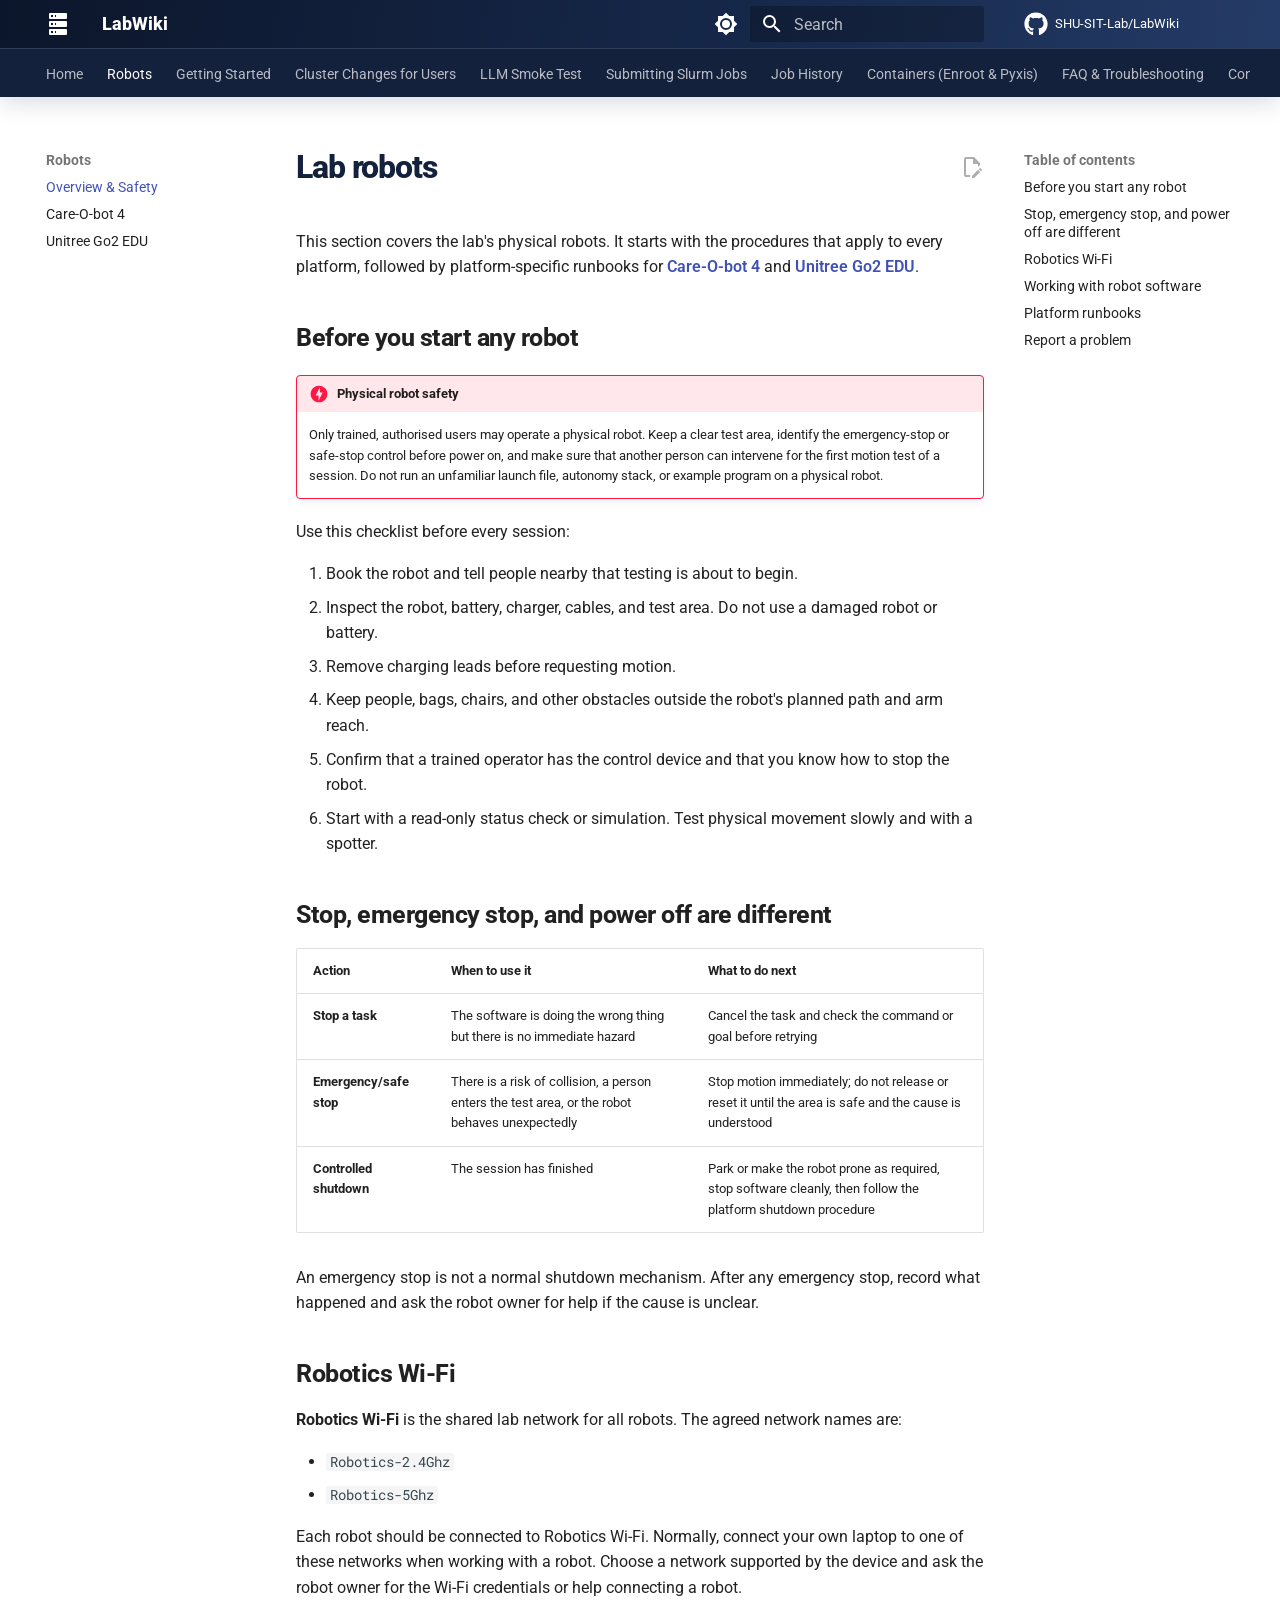
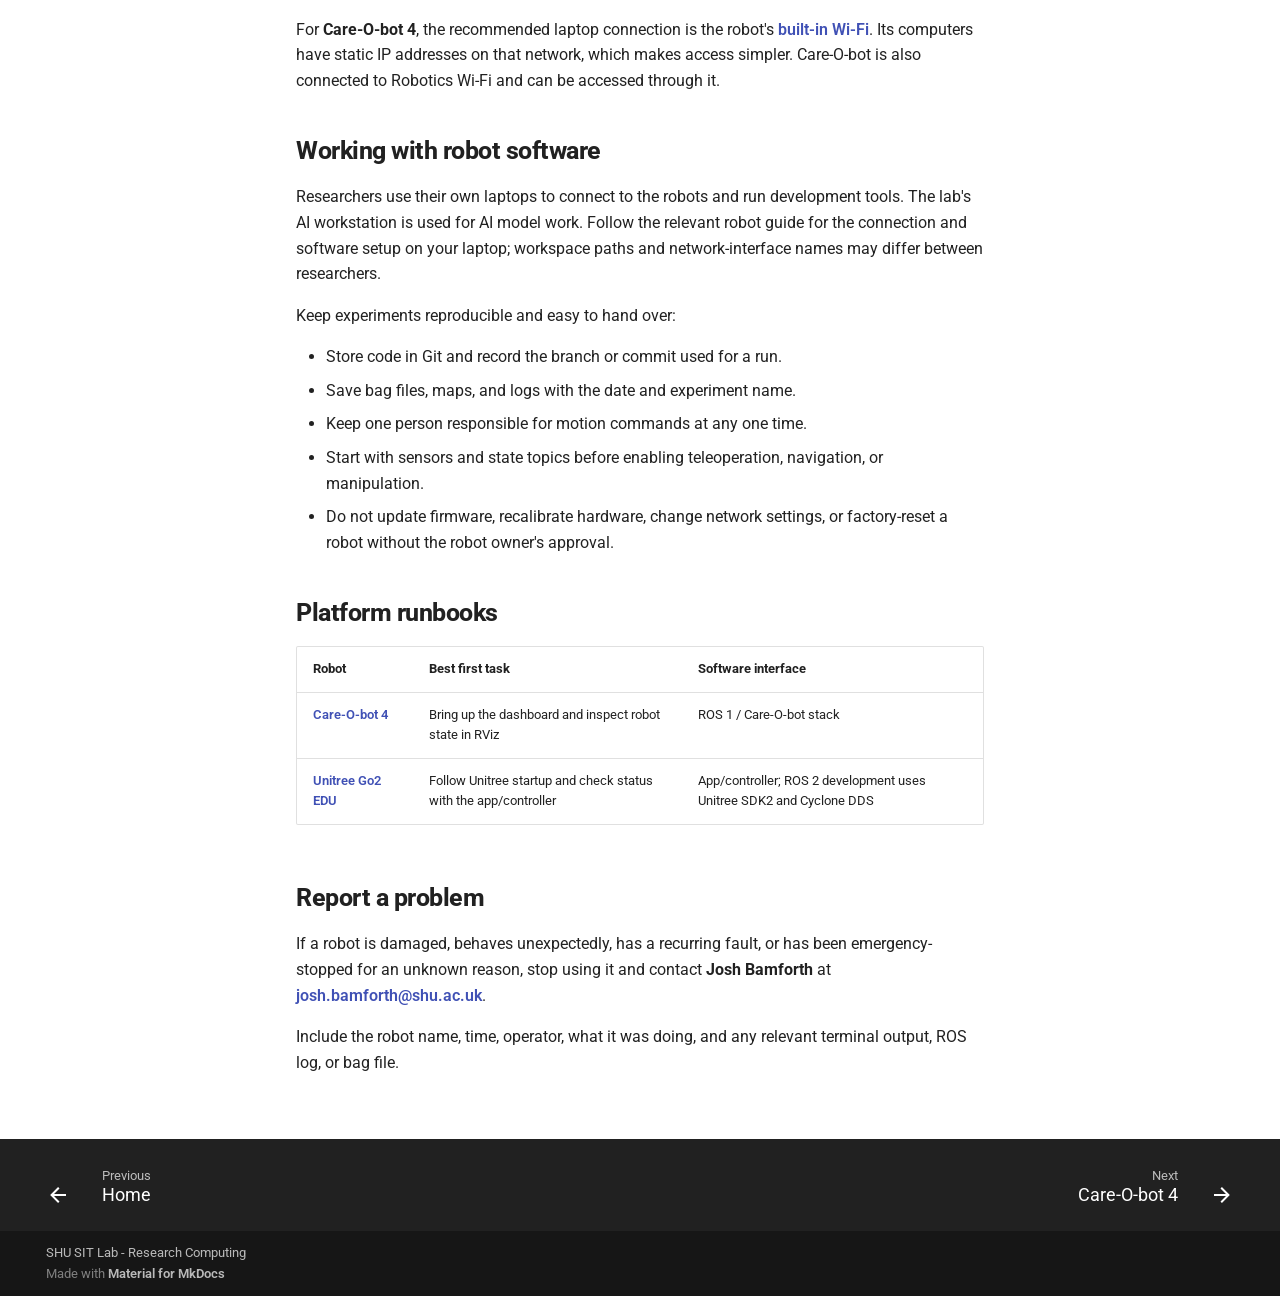
<file: robots/index.html>
<!doctype html>
<html lang="en" class="no-js">
  <head>
    
      <meta charset="utf-8">
      <meta name="viewport" content="width=device-width,initial-scale=1">
      
        <meta name="description" content="Documentation for SHU SIT Lab research computing and robots">
      
      
      
        <link rel="canonical" href="https://SHU-SIT-Lab.github.io/LabWiki/robots/">
      
      
        <link rel="prev" href="..">
      
      
        <link rel="next" href="care-o-bot-4/">
      
      
        
      
      
      <link rel="icon" href="../assets/images/favicon.png">
      <meta name="generator" content="mkdocs-1.6.1, mkdocs-material-9.8.2">
    
    
      
        <title>Overview & Safety - LabWiki</title>
      
    
    
      <link rel="stylesheet" href="../assets/stylesheets/main.57a0d79d.min.css">
      
        
        <link rel="stylesheet" href="../assets/stylesheets/palette.fb2fffe2.min.css">
      
      


    
    
      
    
    
      
        
        
        <link rel="preconnect" href="https://fonts.gstatic.com" crossorigin>
        <link rel="stylesheet" href="https://fonts.googleapis.com/css?family=Roboto:300,300i,400,400i,700,700i%7CRoboto+Mono:400,400i,700,700i&display=fallback">
        <style>:root{--md-text-font:"Roboto";--md-code-font:"Roboto Mono"}</style>
      
    
    
      <link rel="stylesheet" href="../stylesheets/extra.css">
    
    <script>__md_scope=new URL("..",location),__md_hash=e=>[...e].reduce(((e,_)=>(e<<5)-e+_.charCodeAt(0)),0),__md_get=(e,_=localStorage,t=__md_scope)=>JSON.parse(_.getItem(t.pathname+"."+e)),__md_set=(e,_,t=localStorage,a=__md_scope)=>{try{t.setItem(a.pathname+"."+e,JSON.stringify(_))}catch(e){}}</script>
    
      

    
    
  </head>
  
  
    
    
      
    
    
    
    
    <body dir="ltr" data-md-color-scheme="default" data-md-color-primary="indigo" data-md-color-accent="indigo">
  
    
    <input class="md-toggle" data-md-toggle="drawer" type="checkbox" id="__drawer" autocomplete="off">
    <input class="md-toggle" data-md-toggle="search" type="checkbox" id="__search" autocomplete="off">
    <label class="md-overlay" for="__drawer"></label>
    <div data-md-component="skip">
      
        
        <a href="#lab-robots" class="md-skip">
          Skip to content
        </a>
      
    </div>
    <div data-md-component="announce">
      
    </div>
    
    
      

  

<header class="md-header md-header--shadow md-header--lifted" data-md-component="header">
  <nav class="md-header__inner md-grid" aria-label="Header">
    <a href=".." title="LabWiki" class="md-header__button md-logo" aria-label="LabWiki" data-md-component="logo">
      
  
  <svg xmlns="http://www.w3.org/2000/svg" viewBox="0 0 24 24"><path d="M4 1h16a1 1 0 0 1 1 1v4a1 1 0 0 1-1 1H4a1 1 0 0 1-1-1V2a1 1 0 0 1 1-1m0 8h16a1 1 0 0 1 1 1v4a1 1 0 0 1-1 1H4a1 1 0 0 1-1-1v-4a1 1 0 0 1 1-1m0 8h16a1 1 0 0 1 1 1v4a1 1 0 0 1-1 1H4a1 1 0 0 1-1-1v-4a1 1 0 0 1 1-1M9 5h1V3H9zm0 8h1v-2H9zm0 8h1v-2H9zM5 3v2h2V3zm0 8v2h2v-2zm0 8v2h2v-2z"/></svg>

    </a>
    <label class="md-header__button md-icon" for="__drawer">
      
      <svg xmlns="http://www.w3.org/2000/svg" viewBox="0 0 24 24"><path d="M3 6h18v2H3zm0 5h18v2H3zm0 5h18v2H3z"/></svg>
    </label>
    <div class="md-header__title" data-md-component="header-title">
      <div class="md-header__ellipsis">
        <div class="md-header__topic">
          <span class="md-ellipsis">
            LabWiki
          </span>
        </div>
        <div class="md-header__topic" data-md-component="header-topic">
          <span class="md-ellipsis">
            
              Overview & Safety
            
          </span>
        </div>
      </div>
    </div>
    
      
        <form class="md-header__option" data-md-component="palette">
  
    
    
    
    <input class="md-option" data-md-color-media="" data-md-color-scheme="default" data-md-color-primary="indigo" data-md-color-accent="indigo"  aria-label="Switch to dark mode"  type="radio" name="__palette" id="__palette_0">
    
      <label class="md-header__button md-icon" title="Switch to dark mode" for="__palette_1" hidden>
        <svg xmlns="http://www.w3.org/2000/svg" viewBox="0 0 24 24"><path d="M12 8a4 4 0 0 0-4 4 4 4 0 0 0 4 4 4 4 0 0 0 4-4 4 4 0 0 0-4-4m0 10a6 6 0 0 1-6-6 6 6 0 0 1 6-6 6 6 0 0 1 6 6 6 6 0 0 1-6 6m8-9.31V4h-4.69L12 .69 8.69 4H4v4.69L.69 12 4 15.31V20h4.69L12 23.31 15.31 20H20v-4.69L23.31 12z"/></svg>
      </label>
    
  
    
    
    
    <input class="md-option" data-md-color-media="" data-md-color-scheme="slate" data-md-color-primary="indigo" data-md-color-accent="indigo"  aria-label="Switch to light mode"  type="radio" name="__palette" id="__palette_1">
    
      <label class="md-header__button md-icon" title="Switch to light mode" for="__palette_0" hidden>
        <svg xmlns="http://www.w3.org/2000/svg" viewBox="0 0 24 24"><path d="M12 18c-.89 0-1.74-.2-2.5-.55C11.56 16.5 13 14.42 13 12s-1.44-4.5-3.5-5.45C10.26 6.2 11.11 6 12 6a6 6 0 0 1 6 6 6 6 0 0 1-6 6m8-9.31V4h-4.69L12 .69 8.69 4H4v4.69L.69 12 4 15.31V20h4.69L12 23.31 15.31 20H20v-4.69L23.31 12z"/></svg>
      </label>
    
  
</form>
      
    
    
      <script>var palette=__md_get("__palette");if(palette&&palette.color){if("(prefers-color-scheme)"===palette.color.media){var media=matchMedia("(prefers-color-scheme: light)"),input=document.querySelector(media.matches?"[data-md-color-media='(prefers-color-scheme: light)']":"[data-md-color-media='(prefers-color-scheme: dark)']");palette.color.media=input.getAttribute("data-md-color-media"),palette.color.scheme=input.getAttribute("data-md-color-scheme"),palette.color.primary=input.getAttribute("data-md-color-primary"),palette.color.accent=input.getAttribute("data-md-color-accent")}for(var[key,value]of Object.entries(palette.color))document.body.setAttribute("data-md-color-"+key,value)}</script>
    
    
    
      
      
        <label class="md-header__button md-icon" for="__search">
          
          <svg xmlns="http://www.w3.org/2000/svg" viewBox="0 0 24 24"><path d="M9.5 3A6.5 6.5 0 0 1 16 9.5c0 1.61-.59 3.09-1.56 4.23l.27.27h.79l5 5-1.5 1.5-5-5v-.79l-.27-.27A6.52 6.52 0 0 1 9.5 16 6.5 6.5 0 0 1 3 9.5 6.5 6.5 0 0 1 9.5 3m0 2C7 5 5 7 5 9.5S7 14 9.5 14 14 12 14 9.5 12 5 9.5 5"/></svg>
        </label>
        <div class="md-search" data-md-component="search" role="dialog">
  <label class="md-search__overlay" for="__search"></label>
  <div class="md-search__inner" role="search">
    <form class="md-search__form" name="search">
      <input type="text" class="md-search__input" name="query" aria-label="Search" placeholder="Search" autocapitalize="off" autocorrect="off" autocomplete="off" spellcheck="false" data-md-component="search-query" required>
      <label class="md-search__icon md-icon" for="__search">
        
        <svg xmlns="http://www.w3.org/2000/svg" viewBox="0 0 24 24"><path d="M9.5 3A6.5 6.5 0 0 1 16 9.5c0 1.61-.59 3.09-1.56 4.23l.27.27h.79l5 5-1.5 1.5-5-5v-.79l-.27-.27A6.52 6.52 0 0 1 9.5 16 6.5 6.5 0 0 1 3 9.5 6.5 6.5 0 0 1 9.5 3m0 2C7 5 5 7 5 9.5S7 14 9.5 14 14 12 14 9.5 12 5 9.5 5"/></svg>
        
        <svg xmlns="http://www.w3.org/2000/svg" viewBox="0 0 24 24"><path d="M20 11v2H8l5.5 5.5-1.42 1.42L4.16 12l7.92-7.92L13.5 5.5 8 11z"/></svg>
      </label>
      <nav class="md-search__options" aria-label="Search">
        
        <button type="reset" class="md-search__icon md-icon" title="Clear" aria-label="Clear" tabindex="-1">
          
          <svg xmlns="http://www.w3.org/2000/svg" viewBox="0 0 24 24"><path d="M19 6.41 17.59 5 12 10.59 6.41 5 5 6.41 10.59 12 5 17.59 6.41 19 12 13.41 17.59 19 19 17.59 13.41 12z"/></svg>
        </button>
      </nav>
      
        <div class="md-search__suggest" data-md-component="search-suggest"></div>
      
    </form>
    <div class="md-search__output">
      <div class="md-search__scrollwrap" tabindex="0" data-md-scrollfix>
        <div class="md-search-result" data-md-component="search-result">
          <div class="md-search-result__meta">
            Initializing search
          </div>
          <ol class="md-search-result__list" role="presentation"></ol>
        </div>
      </div>
    </div>
  </div>
</div>
      
    
    
      <div class="md-header__source">
        <a href="https://github.com/SHU-SIT-Lab/LabWiki" title="Go to repository" class="md-source" data-md-component="source">
  <div class="md-source__icon md-icon">
    
    <svg xmlns="http://www.w3.org/2000/svg" viewBox="0 0 512 512"><!--! Font Awesome Free 7.1.0 by @fontawesome - https://fontawesome.com License - https://fontawesome.com/license/free (Icons: CC BY 4.0, Fonts: SIL OFL 1.1, Code: MIT License) Copyright 2025 Fonticons, Inc.--><path d="M173.9 397.4c0 2-2.3 3.6-5.2 3.6-3.3.3-5.6-1.3-5.6-3.6 0-2 2.3-3.6 5.2-3.6 3-.3 5.6 1.3 5.6 3.6m-31.1-4.5c-.7 2 1.3 4.3 4.3 4.9 2.6 1 5.6 0 6.2-2s-1.3-4.3-4.3-5.2c-2.6-.7-5.5.3-6.2 2.3m44.2-1.7c-2.9.7-4.9 2.6-4.6 4.9.3 2 2.9 3.3 5.9 2.6 2.9-.7 4.9-2.6 4.6-4.6-.3-1.9-3-3.2-5.9-2.9M252.8 8C114.1 8 8 113.3 8 252c0 110.9 69.8 205.8 169.5 239.2 12.8 2.3 17.3-5.6 17.3-12.1 0-6.2-.3-40.4-.3-61.4 0 0-70 15-84.7-29.8 0 0-11.4-29.1-27.8-36.6 0 0-22.9-15.7 1.6-15.4 0 0 24.9 2 38.6 25.8 21.9 38.6 58.6 27.5 72.9 20.9 2.3-16 8.8-27.1 16-33.7-55.9-6.2-112.3-14.3-112.3-110.5 0-27.5 7.6-41.3 23.6-58.9-2.6-6.5-11.1-33.3 2.6-67.9 20.9-6.5 69 27 69 27 20-5.6 41.5-8.5 62.8-8.5s42.8 2.9 62.8 8.5c0 0 48.1-33.6 69-27 13.7 34.7 5.2 61.4 2.6 67.9 16 17.7 25.8 31.5 25.8 58.9 0 96.5-58.9 104.2-114.8 110.5 9.2 7.9 17 22.9 17 46.4 0 33.7-.3 75.4-.3 83.6 0 6.5 4.6 14.4 17.3 12.1C436.2 457.8 504 362.9 504 252 504 113.3 391.5 8 252.8 8M105.2 352.9c-1.3 1-1 3.3.7 5.2 1.6 1.6 3.9 2.3 5.2 1 1.3-1 1-3.3-.7-5.2-1.6-1.6-3.9-2.3-5.2-1m-10.8-8.1c-.7 1.3.3 2.9 2.3 3.9 1.6 1 3.6.7 4.3-.7.7-1.3-.3-2.9-2.3-3.9-2-.6-3.6-.3-4.3.7m32.4 35.6c-1.6 1.3-1 4.3 1.3 6.2 2.3 2.3 5.2 2.6 6.5 1 1.3-1.3.7-4.3-1.3-6.2-2.2-2.3-5.2-2.6-6.5-1m-11.4-14.7c-1.6 1-1.6 3.6 0 5.9s4.3 3.3 5.6 2.3c1.6-1.3 1.6-3.9 0-6.2-1.4-2.3-4-3.3-5.6-2"/></svg>
  </div>
  <div class="md-source__repository">
    SHU-SIT-Lab/LabWiki
  </div>
</a>
      </div>
    
  </nav>
  
    
      
<nav class="md-tabs" aria-label="Tabs" data-md-component="tabs">
  <div class="md-grid">
    <ul class="md-tabs__list">
      
        
  
  
  
  
    <li class="md-tabs__item">
      <a href=".." class="md-tabs__link">
        
  
  
    
  
  Home

      </a>
    </li>
  

      
        
  
  
  
    
  
  
    
    
      <li class="md-tabs__item md-tabs__item--active">
        <a href="./" class="md-tabs__link">
          
  
  
  Robots

        </a>
      </li>
    
  

      
        
  
  
  
  
    <li class="md-tabs__item">
      <a href="../getting-started/" class="md-tabs__link">
        
  
  
    
  
  Getting Started

      </a>
    </li>
  

      
        
  
  
  
  
    <li class="md-tabs__item">
      <a href="../cluster-updates/" class="md-tabs__link">
        
  
  
    
  
  Cluster Changes for Users

      </a>
    </li>
  

      
        
  
  
  
  
    <li class="md-tabs__item">
      <a href="../llm-smoke-test/" class="md-tabs__link">
        
  
  
    
  
  LLM Smoke Test

      </a>
    </li>
  

      
        
  
  
  
  
    <li class="md-tabs__item">
      <a href="../slurm-jobs/" class="md-tabs__link">
        
  
  
    
  
  Submitting Slurm Jobs

      </a>
    </li>
  

      
        
  
  
  
  
    <li class="md-tabs__item">
      <a href="../job-history/" class="md-tabs__link">
        
  
  
    
  
  Job History

      </a>
    </li>
  

      
        
  
  
  
  
    <li class="md-tabs__item">
      <a href="../containers/" class="md-tabs__link">
        
  
  
    
  
  Containers (Enroot & Pyxis)

      </a>
    </li>
  

      
        
  
  
  
  
    <li class="md-tabs__item">
      <a href="../faq/" class="md-tabs__link">
        
  
  
    
  
  FAQ & Troubleshooting

      </a>
    </li>
  

      
        
  
  
  
  
    <li class="md-tabs__item">
      <a href="../contributing/" class="md-tabs__link">
        
  
  
    
  
  Contributing to These Docs

      </a>
    </li>
  

      
    </ul>
  </div>
</nav>
    
  
</header>
    
    <div class="md-container" data-md-component="container">
      
      
        
      
      <main class="md-main" data-md-component="main">
        <div class="md-main__inner md-grid">
          
            
              
              <div class="md-sidebar md-sidebar--primary" data-md-component="sidebar" data-md-type="navigation" >
                <div class="md-sidebar__scrollwrap">
                  <div class="md-sidebar__inner">
                    


  


<nav class="md-nav md-nav--primary md-nav--lifted" aria-label="Navigation" data-md-level="0">
  <label class="md-nav__title" for="__drawer">
    <a href=".." title="LabWiki" class="md-nav__button md-logo" aria-label="LabWiki" data-md-component="logo">
      
  
  <svg xmlns="http://www.w3.org/2000/svg" viewBox="0 0 24 24"><path d="M4 1h16a1 1 0 0 1 1 1v4a1 1 0 0 1-1 1H4a1 1 0 0 1-1-1V2a1 1 0 0 1 1-1m0 8h16a1 1 0 0 1 1 1v4a1 1 0 0 1-1 1H4a1 1 0 0 1-1-1v-4a1 1 0 0 1 1-1m0 8h16a1 1 0 0 1 1 1v4a1 1 0 0 1-1 1H4a1 1 0 0 1-1-1v-4a1 1 0 0 1 1-1M9 5h1V3H9zm0 8h1v-2H9zm0 8h1v-2H9zM5 3v2h2V3zm0 8v2h2v-2zm0 8v2h2v-2z"/></svg>

    </a>
    LabWiki
  </label>
  
    <div class="md-nav__source">
      <a href="https://github.com/SHU-SIT-Lab/LabWiki" title="Go to repository" class="md-source" data-md-component="source">
  <div class="md-source__icon md-icon">
    
    <svg xmlns="http://www.w3.org/2000/svg" viewBox="0 0 512 512"><!--! Font Awesome Free 7.1.0 by @fontawesome - https://fontawesome.com License - https://fontawesome.com/license/free (Icons: CC BY 4.0, Fonts: SIL OFL 1.1, Code: MIT License) Copyright 2025 Fonticons, Inc.--><path d="M173.9 397.4c0 2-2.3 3.6-5.2 3.6-3.3.3-5.6-1.3-5.6-3.6 0-2 2.3-3.6 5.2-3.6 3-.3 5.6 1.3 5.6 3.6m-31.1-4.5c-.7 2 1.3 4.3 4.3 4.9 2.6 1 5.6 0 6.2-2s-1.3-4.3-4.3-5.2c-2.6-.7-5.5.3-6.2 2.3m44.2-1.7c-2.9.7-4.9 2.6-4.6 4.9.3 2 2.9 3.3 5.9 2.6 2.9-.7 4.9-2.6 4.6-4.6-.3-1.9-3-3.2-5.9-2.9M252.8 8C114.1 8 8 113.3 8 252c0 110.9 69.8 205.8 169.5 239.2 12.8 2.3 17.3-5.6 17.3-12.1 0-6.2-.3-40.4-.3-61.4 0 0-70 15-84.7-29.8 0 0-11.4-29.1-27.8-36.6 0 0-22.9-15.7 1.6-15.4 0 0 24.9 2 38.6 25.8 21.9 38.6 58.6 27.5 72.9 20.9 2.3-16 8.8-27.1 16-33.7-55.9-6.2-112.3-14.3-112.3-110.5 0-27.5 7.6-41.3 23.6-58.9-2.6-6.5-11.1-33.3 2.6-67.9 20.9-6.5 69 27 69 27 20-5.6 41.5-8.5 62.8-8.5s42.8 2.9 62.8 8.5c0 0 48.1-33.6 69-27 13.7 34.7 5.2 61.4 2.6 67.9 16 17.7 25.8 31.5 25.8 58.9 0 96.5-58.9 104.2-114.8 110.5 9.2 7.9 17 22.9 17 46.4 0 33.7-.3 75.4-.3 83.6 0 6.5 4.6 14.4 17.3 12.1C436.2 457.8 504 362.9 504 252 504 113.3 391.5 8 252.8 8M105.2 352.9c-1.3 1-1 3.3.7 5.2 1.6 1.6 3.9 2.3 5.2 1 1.3-1 1-3.3-.7-5.2-1.6-1.6-3.9-2.3-5.2-1m-10.8-8.1c-.7 1.3.3 2.9 2.3 3.9 1.6 1 3.6.7 4.3-.7.7-1.3-.3-2.9-2.3-3.9-2-.6-3.6-.3-4.3.7m32.4 35.6c-1.6 1.3-1 4.3 1.3 6.2 2.3 2.3 5.2 2.6 6.5 1 1.3-1.3.7-4.3-1.3-6.2-2.2-2.3-5.2-2.6-6.5-1m-11.4-14.7c-1.6 1-1.6 3.6 0 5.9s4.3 3.3 5.6 2.3c1.6-1.3 1.6-3.9 0-6.2-1.4-2.3-4-3.3-5.6-2"/></svg>
  </div>
  <div class="md-source__repository">
    SHU-SIT-Lab/LabWiki
  </div>
</a>
    </div>
  
  <ul class="md-nav__list" data-md-scrollfix>
    
      
      
  
  
  
  
    <li class="md-nav__item">
      <a href=".." class="md-nav__link">
        
  
  
  <span class="md-ellipsis">
    
  
    Home
  

    
  </span>
  
  

      </a>
    </li>
  

    
      
      
  
  
    
  
  
  
    
    
    
    
      
        
        
      
      
        
      
    
    
    <li class="md-nav__item md-nav__item--active md-nav__item--section md-nav__item--nested">
      
        
        
        <input class="md-nav__toggle md-toggle " type="checkbox" id="__nav_2" checked>
        
          
          <label class="md-nav__link" for="__nav_2" id="__nav_2_label" tabindex="">
            
  
  
  <span class="md-ellipsis">
    
  
    Robots
  

    
  </span>
  
  

            <span class="md-nav__icon md-icon"></span>
          </label>
        
        <nav class="md-nav" data-md-level="1" aria-labelledby="__nav_2_label" aria-expanded="true">
          <label class="md-nav__title" for="__nav_2">
            <span class="md-nav__icon md-icon"></span>
            
  
    Robots
  

          </label>
          <ul class="md-nav__list" data-md-scrollfix>
            
              
                
  
  
    
  
  
  
    <li class="md-nav__item md-nav__item--active">
      
      <input class="md-nav__toggle md-toggle" type="checkbox" id="__toc">
      
      
        
      
      
        <label class="md-nav__link md-nav__link--active" for="__toc">
          
  
  
  <span class="md-ellipsis">
    
  
    Overview & Safety
  

    
  </span>
  
  

          <span class="md-nav__icon md-icon"></span>
        </label>
      
      <a href="./" class="md-nav__link md-nav__link--active">
        
  
  
  <span class="md-ellipsis">
    
  
    Overview & Safety
  

    
  </span>
  
  

      </a>
      
        

<nav class="md-nav md-nav--secondary" aria-label="Table of contents">
  
  
  
    
  
  
    <label class="md-nav__title" for="__toc">
      <span class="md-nav__icon md-icon"></span>
      Table of contents
    </label>
    <ul class="md-nav__list" data-md-component="toc" data-md-scrollfix>
      
        <li class="md-nav__item">
  <a href="#before-you-start-any-robot" class="md-nav__link">
    <span class="md-ellipsis">
      
        Before you start any robot
      
    </span>
  </a>
  
</li>
      
        <li class="md-nav__item">
  <a href="#stop-emergency-stop-and-power-off-are-different" class="md-nav__link">
    <span class="md-ellipsis">
      
        Stop, emergency stop, and power off are different
      
    </span>
  </a>
  
</li>
      
        <li class="md-nav__item">
  <a href="#robotics-wi-fi" class="md-nav__link">
    <span class="md-ellipsis">
      
        Robotics Wi-Fi
      
    </span>
  </a>
  
</li>
      
        <li class="md-nav__item">
  <a href="#working-with-robot-software" class="md-nav__link">
    <span class="md-ellipsis">
      
        Working with robot software
      
    </span>
  </a>
  
</li>
      
        <li class="md-nav__item">
  <a href="#platform-runbooks" class="md-nav__link">
    <span class="md-ellipsis">
      
        Platform runbooks
      
    </span>
  </a>
  
</li>
      
        <li class="md-nav__item">
  <a href="#report-a-problem" class="md-nav__link">
    <span class="md-ellipsis">
      
        Report a problem
      
    </span>
  </a>
  
</li>
      
    </ul>
  
</nav>
      
    </li>
  

              
            
              
                
  
  
  
  
    <li class="md-nav__item">
      <a href="care-o-bot-4/" class="md-nav__link">
        
  
  
  <span class="md-ellipsis">
    
  
    Care-O-bot 4
  

    
  </span>
  
  

      </a>
    </li>
  

              
            
              
                
  
  
  
  
    <li class="md-nav__item">
      <a href="go2-edu/" class="md-nav__link">
        
  
  
  <span class="md-ellipsis">
    
  
    Unitree Go2 EDU
  

    
  </span>
  
  

      </a>
    </li>
  

              
            
          </ul>
        </nav>
      
    </li>
  

    
      
      
  
  
  
  
    <li class="md-nav__item">
      <a href="../getting-started/" class="md-nav__link">
        
  
  
  <span class="md-ellipsis">
    
  
    Getting Started
  

    
  </span>
  
  

      </a>
    </li>
  

    
      
      
  
  
  
  
    <li class="md-nav__item">
      <a href="../cluster-updates/" class="md-nav__link">
        
  
  
  <span class="md-ellipsis">
    
  
    Cluster Changes for Users
  

    
  </span>
  
  

      </a>
    </li>
  

    
      
      
  
  
  
  
    <li class="md-nav__item">
      <a href="../llm-smoke-test/" class="md-nav__link">
        
  
  
  <span class="md-ellipsis">
    
  
    LLM Smoke Test
  

    
  </span>
  
  

      </a>
    </li>
  

    
      
      
  
  
  
  
    <li class="md-nav__item">
      <a href="../slurm-jobs/" class="md-nav__link">
        
  
  
  <span class="md-ellipsis">
    
  
    Submitting Slurm Jobs
  

    
  </span>
  
  

      </a>
    </li>
  

    
      
      
  
  
  
  
    <li class="md-nav__item">
      <a href="../job-history/" class="md-nav__link">
        
  
  
  <span class="md-ellipsis">
    
  
    Job History
  

    
  </span>
  
  

      </a>
    </li>
  

    
      
      
  
  
  
  
    <li class="md-nav__item">
      <a href="../containers/" class="md-nav__link">
        
  
  
  <span class="md-ellipsis">
    
  
    Containers (Enroot & Pyxis)
  

    
  </span>
  
  

      </a>
    </li>
  

    
      
      
  
  
  
  
    <li class="md-nav__item">
      <a href="../faq/" class="md-nav__link">
        
  
  
  <span class="md-ellipsis">
    
  
    FAQ & Troubleshooting
  

    
  </span>
  
  

      </a>
    </li>
  

    
      
      
  
  
  
  
    <li class="md-nav__item">
      <a href="../contributing/" class="md-nav__link">
        
  
  
  <span class="md-ellipsis">
    
  
    Contributing to These Docs
  

    
  </span>
  
  

      </a>
    </li>
  

    
  </ul>
</nav>
                  </div>
                </div>
              </div>
            
            
              
              <div class="md-sidebar md-sidebar--secondary" data-md-component="sidebar" data-md-type="toc" >
                <div class="md-sidebar__scrollwrap">
                  <div class="md-sidebar__inner">
                    

<nav class="md-nav md-nav--secondary" aria-label="Table of contents">
  
  
  
    
  
  
    <label class="md-nav__title" for="__toc">
      <span class="md-nav__icon md-icon"></span>
      Table of contents
    </label>
    <ul class="md-nav__list" data-md-component="toc" data-md-scrollfix>
      
        <li class="md-nav__item">
  <a href="#before-you-start-any-robot" class="md-nav__link">
    <span class="md-ellipsis">
      
        Before you start any robot
      
    </span>
  </a>
  
</li>
      
        <li class="md-nav__item">
  <a href="#stop-emergency-stop-and-power-off-are-different" class="md-nav__link">
    <span class="md-ellipsis">
      
        Stop, emergency stop, and power off are different
      
    </span>
  </a>
  
</li>
      
        <li class="md-nav__item">
  <a href="#robotics-wi-fi" class="md-nav__link">
    <span class="md-ellipsis">
      
        Robotics Wi-Fi
      
    </span>
  </a>
  
</li>
      
        <li class="md-nav__item">
  <a href="#working-with-robot-software" class="md-nav__link">
    <span class="md-ellipsis">
      
        Working with robot software
      
    </span>
  </a>
  
</li>
      
        <li class="md-nav__item">
  <a href="#platform-runbooks" class="md-nav__link">
    <span class="md-ellipsis">
      
        Platform runbooks
      
    </span>
  </a>
  
</li>
      
        <li class="md-nav__item">
  <a href="#report-a-problem" class="md-nav__link">
    <span class="md-ellipsis">
      
        Report a problem
      
    </span>
  </a>
  
</li>
      
    </ul>
  
</nav>
                  </div>
                </div>
              </div>
            
          
          
            <div class="md-content" data-md-component="content">
              
              <article class="md-content__inner md-typeset">
                
                  


  
    <a href="https://github.com/SHU-SIT-Lab/LabWiki/edit/main/docs/robots/index.md" title="Edit this page" class="md-content__button md-icon" rel="edit">
      
      <svg xmlns="http://www.w3.org/2000/svg" viewBox="0 0 24 24"><path d="M10 20H6V4h7v5h5v3.1l2-2V8l-6-6H6c-1.1 0-2 .9-2 2v16c0 1.1.9 2 2 2h4zm10.2-7c.1 0 .3.1.4.2l1.3 1.3c.2.2.2.6 0 .8l-1 1-2.1-2.1 1-1c.1-.1.2-.2.4-.2m0 3.9L14.1 23H12v-2.1l6.1-6.1z"/></svg>
    </a>
  
  


<h1 id="lab-robots">Lab robots<a class="headerlink" href="#lab-robots" title="Permanent link">&para;</a></h1>
<p>This section covers the lab's physical robots. It starts with the procedures
that apply to every platform, followed by platform-specific runbooks for
<a href="care-o-bot-4/">Care-O-bot 4</a> and <a href="go2-edu/">Unitree Go2 EDU</a>.</p>
<h2 id="before-you-start-any-robot">Before you start any robot<a class="headerlink" href="#before-you-start-any-robot" title="Permanent link">&para;</a></h2>
<div class="admonition danger">
<p class="admonition-title">Physical robot safety</p>
<p>Only trained, authorised users may operate a physical robot. Keep a clear
test area, identify the emergency-stop or safe-stop control before power
on, and make sure that another person can intervene for the first motion
test of a session. Do not run an unfamiliar launch file, autonomy stack,
or example program on a physical robot.</p>
</div>
<p>Use this checklist before every session:</p>
<ol>
<li>Book the robot and tell people nearby that testing is about to begin.</li>
<li>Inspect the robot, battery, charger, cables, and test area. Do not use a
   damaged robot or battery.</li>
<li>Remove charging leads before requesting motion.</li>
<li>Keep people, bags, chairs, and other obstacles outside the robot's planned
   path and arm reach.</li>
<li>Confirm that a trained operator has the control device and that you know
   how to stop the robot.</li>
<li>Start with a read-only status check or simulation. Test physical movement
   slowly and with a spotter.</li>
</ol>
<h2 id="stop-emergency-stop-and-power-off-are-different">Stop, emergency stop, and power off are different<a class="headerlink" href="#stop-emergency-stop-and-power-off-are-different" title="Permanent link">&para;</a></h2>
<table>
<thead>
<tr>
<th>Action</th>
<th>When to use it</th>
<th>What to do next</th>
</tr>
</thead>
<tbody>
<tr>
<td><strong>Stop a task</strong></td>
<td>The software is doing the wrong thing but there is no immediate hazard</td>
<td>Cancel the task and check the command or goal before retrying</td>
</tr>
<tr>
<td><strong>Emergency/safe stop</strong></td>
<td>There is a risk of collision, a person enters the test area, or the robot behaves unexpectedly</td>
<td>Stop motion immediately; do not release or reset it until the area is safe and the cause is understood</td>
</tr>
<tr>
<td><strong>Controlled shutdown</strong></td>
<td>The session has finished</td>
<td>Park or make the robot prone as required, stop software cleanly, then follow the platform shutdown procedure</td>
</tr>
</tbody>
</table>
<p>An emergency stop is not a normal shutdown mechanism. After any emergency
stop, record what happened and ask the robot owner for help if the cause is
unclear.</p>
<h2 id="robotics-wi-fi">Robotics Wi-Fi<a class="headerlink" href="#robotics-wi-fi" title="Permanent link">&para;</a></h2>
<p><strong>Robotics Wi-Fi</strong> is the shared lab network for all robots. The agreed
network names are:</p>
<ul>
<li><code>Robotics-2.4Ghz</code></li>
<li><code>Robotics-5Ghz</code></li>
</ul>
<p>Each robot should be connected to Robotics Wi-Fi. Normally, connect your own
laptop to one of these networks when working with a robot. Choose a network
supported by the device and ask the robot owner for the Wi-Fi credentials or
help connecting a robot.</p>
<p>For <strong>Care-O-bot 4</strong>, the recommended laptop connection is the robot's
<a href="care-o-bot-4/#connect-your-laptop">built-in Wi-Fi</a>. Its computers have
static IP addresses on that network, which makes access simpler. Care-O-bot
is also connected to Robotics Wi-Fi and can be accessed through it.</p>
<h2 id="working-with-robot-software">Working with robot software<a class="headerlink" href="#working-with-robot-software" title="Permanent link">&para;</a></h2>
<p>Researchers use their own laptops to connect to the robots and run development
tools. The lab's AI workstation is used for AI model work. Follow the relevant
robot guide for the connection and software setup on your laptop; workspace
paths and network-interface names may differ between researchers.</p>
<p>Keep experiments reproducible and easy to hand over:</p>
<ul>
<li>Store code in Git and record the branch or commit used for a run.</li>
<li>Save bag files, maps, and logs with the date and experiment name.</li>
<li>Keep one person responsible for motion commands at any one time.</li>
<li>Start with sensors and state topics before enabling teleoperation,
  navigation, or manipulation.</li>
<li>Do not update firmware, recalibrate hardware, change network settings, or
  factory-reset a robot without the robot owner's approval.</li>
</ul>
<h2 id="platform-runbooks">Platform runbooks<a class="headerlink" href="#platform-runbooks" title="Permanent link">&para;</a></h2>
<table>
<thead>
<tr>
<th>Robot</th>
<th>Best first task</th>
<th>Software interface</th>
</tr>
</thead>
<tbody>
<tr>
<td><a href="care-o-bot-4/">Care-O-bot 4</a></td>
<td>Bring up the dashboard and inspect robot state in RViz</td>
<td>ROS 1 / Care-O-bot stack</td>
</tr>
<tr>
<td><a href="go2-edu/">Unitree Go2 EDU</a></td>
<td>Follow Unitree startup and check status with the app/controller</td>
<td>App/controller; ROS 2 development uses Unitree SDK2 and Cyclone DDS</td>
</tr>
</tbody>
</table>
<h2 id="report-a-problem">Report a problem<a class="headerlink" href="#report-a-problem" title="Permanent link">&para;</a></h2>
<p>If a robot is damaged, behaves unexpectedly, has a recurring fault, or has
been emergency-stopped for an unknown reason, stop using it and contact
<strong>Josh Bamforth</strong> at <a href="mailto:josh.bamforth@shu.ac.uk">josh.bamforth@shu.ac.uk</a>.</p>
<p>Include the robot name, time, operator, what it was doing, and any relevant
terminal output, ROS log, or bag file.</p>












                
              </article>
            </div>
          
          
<script>var target=document.getElementById(location.hash.slice(1));target&&target.name&&(target.checked=target.name.startsWith("__tabbed_"))</script>
        </div>
        
          <button type="button" class="md-top md-icon" data-md-component="top" hidden>
  
  <svg xmlns="http://www.w3.org/2000/svg" viewBox="0 0 24 24"><path d="M13 20h-2V8l-5.5 5.5-1.42-1.42L12 4.16l7.92 7.92-1.42 1.42L13 8z"/></svg>
  Back to top
</button>
        
      </main>
      
        <footer class="md-footer">
  
    
      
      <nav class="md-footer__inner md-grid" aria-label="Footer" >
        
          
          <a href=".." class="md-footer__link md-footer__link--prev" aria-label="Previous: Home">
            <div class="md-footer__button md-icon">
              
              <svg xmlns="http://www.w3.org/2000/svg" viewBox="0 0 24 24"><path d="M20 11v2H8l5.5 5.5-1.42 1.42L4.16 12l7.92-7.92L13.5 5.5 8 11z"/></svg>
            </div>
            <div class="md-footer__title">
              <span class="md-footer__direction">
                Previous
              </span>
              <div class="md-ellipsis">
                Home
              </div>
            </div>
          </a>
        
        
          
          <a href="care-o-bot-4/" class="md-footer__link md-footer__link--next" aria-label="Next: Care-O-bot 4">
            <div class="md-footer__title">
              <span class="md-footer__direction">
                Next
              </span>
              <div class="md-ellipsis">
                Care-O-bot 4
              </div>
            </div>
            <div class="md-footer__button md-icon">
              
              <svg xmlns="http://www.w3.org/2000/svg" viewBox="0 0 24 24"><path d="M4 11v2h12l-5.5 5.5 1.42 1.42L19.84 12l-7.92-7.92L10.5 5.5 16 11z"/></svg>
            </div>
          </a>
        
      </nav>
    
  
  <div class="md-footer-meta md-typeset">
    <div class="md-footer-meta__inner md-grid">
      <div class="md-copyright">
  
    <div class="md-copyright__highlight">
      SHU SIT Lab - Research Computing
    </div>
  
  
    Made with
    <a href="https://squidfunk.github.io/mkdocs-material/" target="_blank" rel="noopener">
      Material for MkDocs
    </a>
  
</div>
      
    </div>
  </div>
</footer>
      
    </div>
    <div class="md-dialog" data-md-component="dialog">
      <div class="md-dialog__inner md-typeset"></div>
    </div>
    
    
    
      
      
      <script id="__config" type="application/json">{"annotate": null, "base": "..", "features": ["navigation.instant", "navigation.tabs", "navigation.tabs.sticky", "navigation.sections", "navigation.top", "navigation.footer", "content.code.copy", "content.action.edit", "search.suggest", "search.highlight"], "search": "../assets/javascripts/workers/search.a7633da7.min.js", "tags": null, "translations": {"clipboard.copied": "Copied to clipboard", "clipboard.copy": "Copy to clipboard", "search.result.more.one": "1 more on this page", "search.result.more.other": "# more on this page", "search.result.none": "No matching documents", "search.result.one": "1 matching document", "search.result.other": "# matching documents", "search.result.placeholder": "Type to start searching", "search.result.term.missing": "Missing", "select.version": "Select version"}, "version": null}</script>
    
    
      <script src="../assets/javascripts/bundle.a5f9d56c.min.js"></script>
      
    
  </body>
</html>
</file>
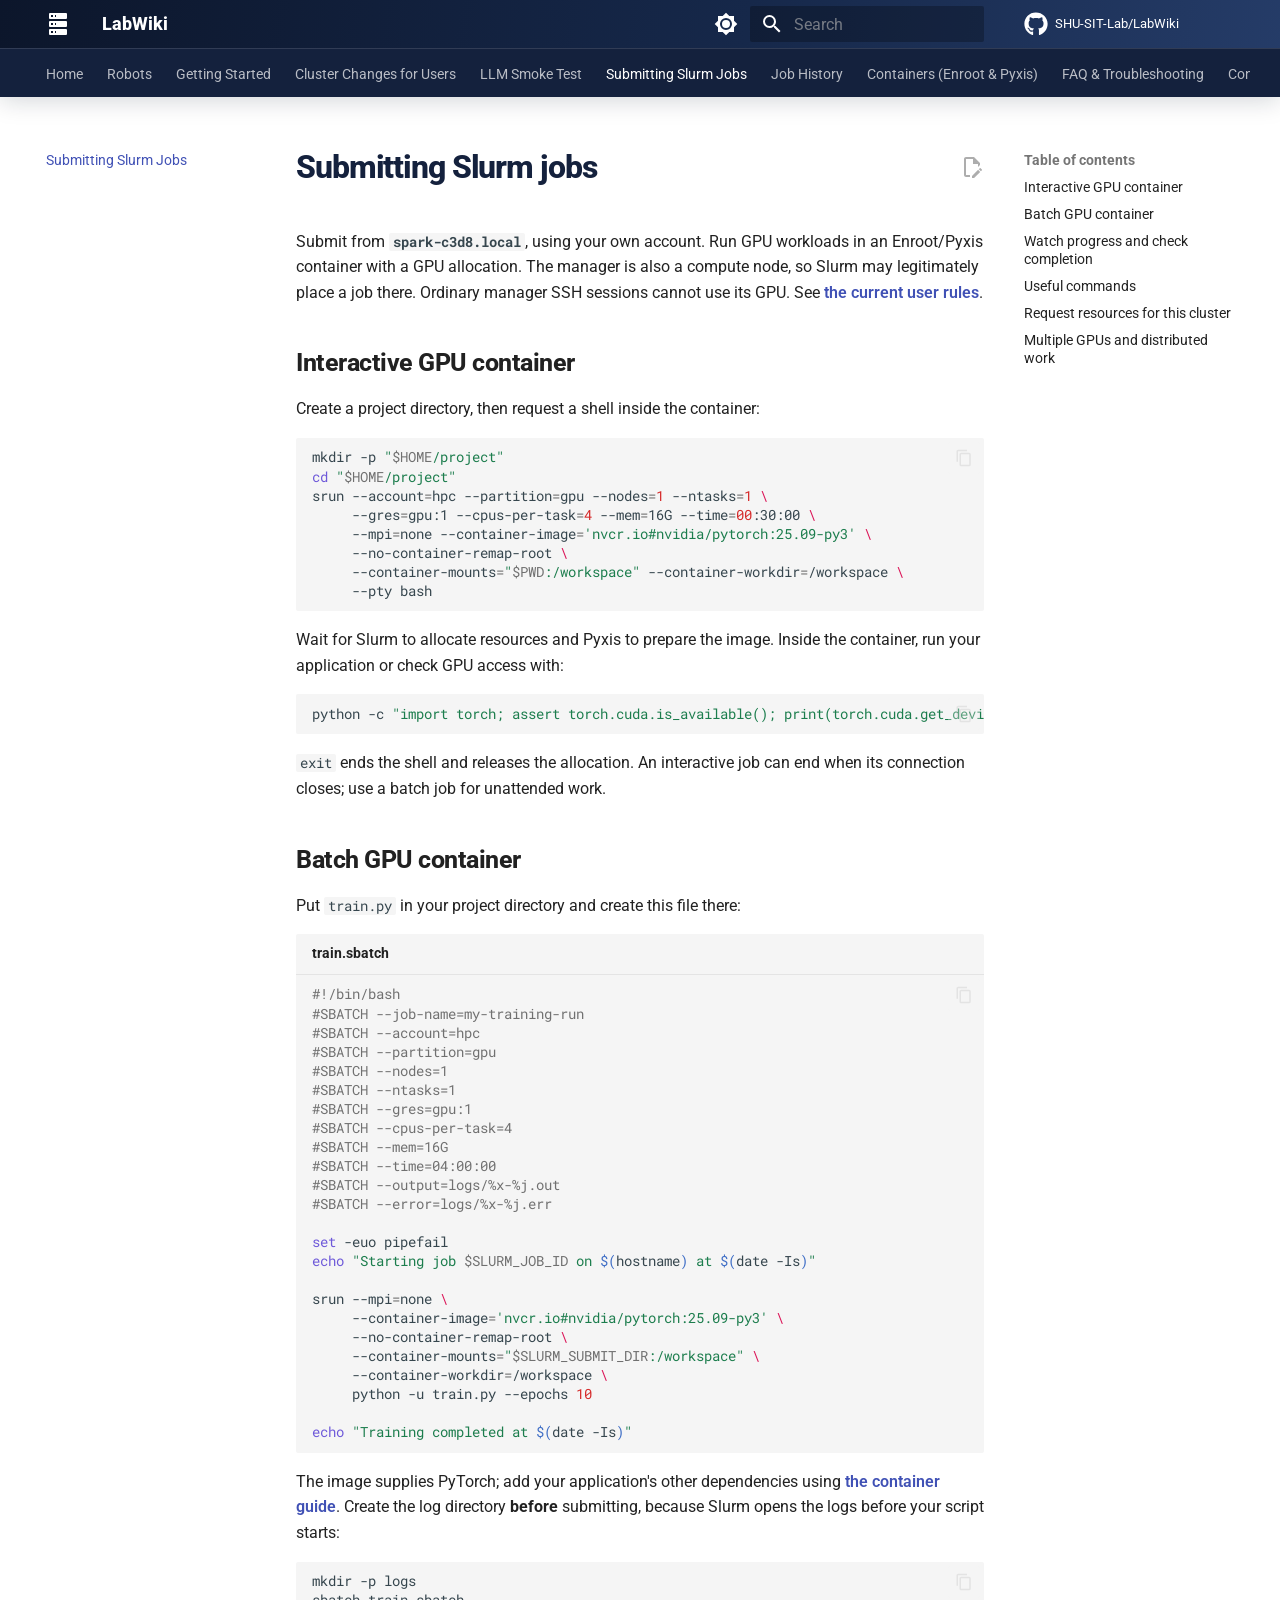
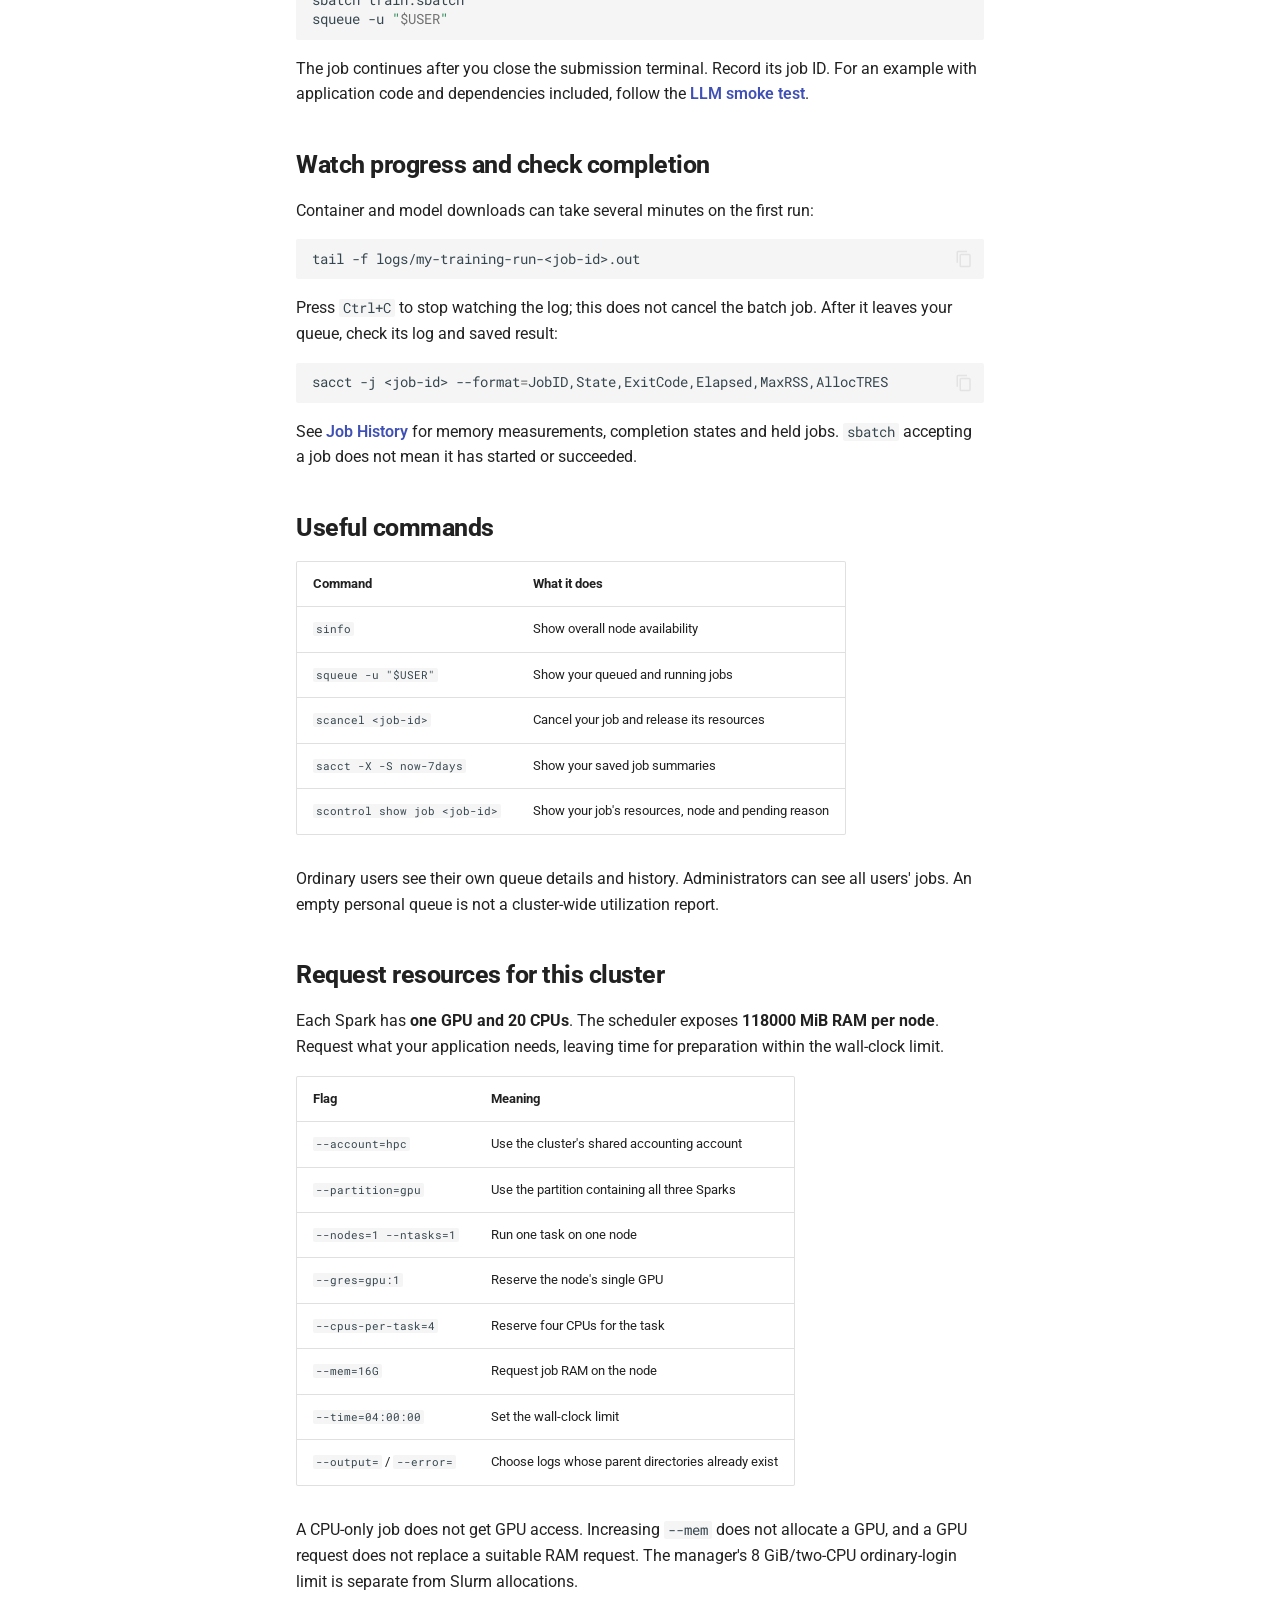
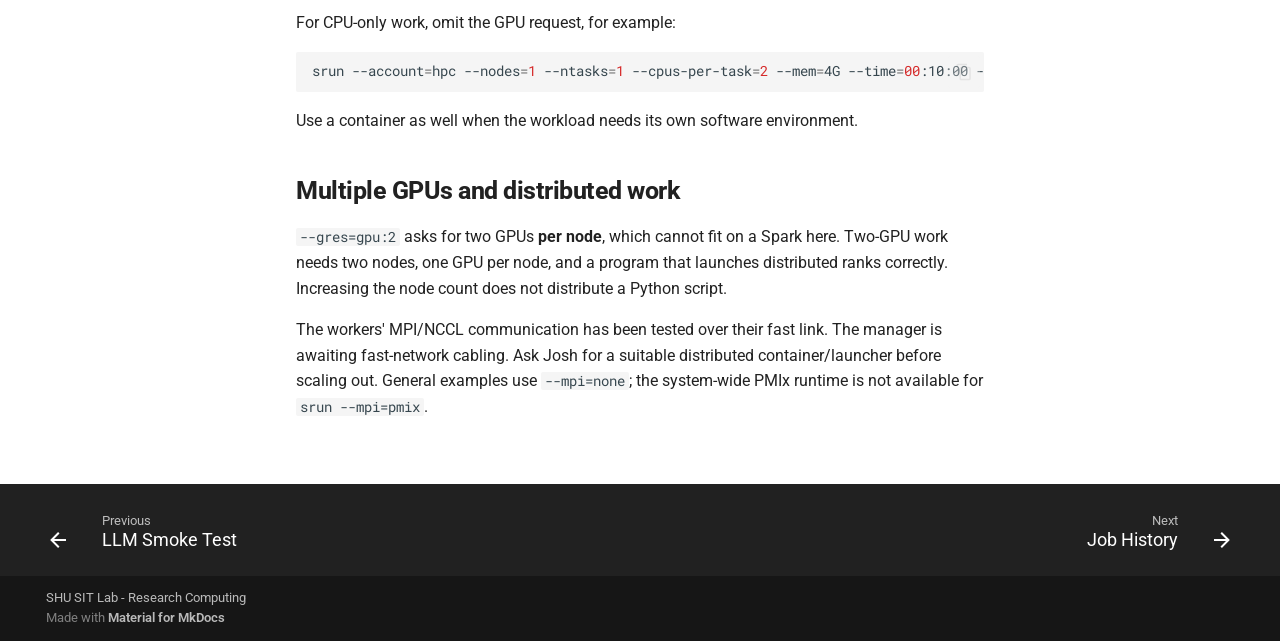
<file: slurm-jobs/index.html>
<!doctype html>
<html lang="en" class="no-js">
  <head>
    
      <meta charset="utf-8">
      <meta name="viewport" content="width=device-width,initial-scale=1">
      
        <meta name="description" content="Documentation for SHU SIT Lab research computing and robots">
      
      
      
        <link rel="canonical" href="https://SHU-SIT-Lab.github.io/LabWiki/slurm-jobs/">
      
      
        <link rel="prev" href="../llm-smoke-test/">
      
      
        <link rel="next" href="../job-history/">
      
      
        
      
      
      <link rel="icon" href="../assets/images/favicon.png">
      <meta name="generator" content="mkdocs-1.6.1, mkdocs-material-9.8.2">
    
    
      
        <title>Submitting Slurm Jobs - LabWiki</title>
      
    
    
      <link rel="stylesheet" href="../assets/stylesheets/main.57a0d79d.min.css">
      
        
        <link rel="stylesheet" href="../assets/stylesheets/palette.fb2fffe2.min.css">
      
      


    
    
      
    
    
      
        
        
        <link rel="preconnect" href="https://fonts.gstatic.com" crossorigin>
        <link rel="stylesheet" href="https://fonts.googleapis.com/css?family=Roboto:300,300i,400,400i,700,700i%7CRoboto+Mono:400,400i,700,700i&display=fallback">
        <style>:root{--md-text-font:"Roboto";--md-code-font:"Roboto Mono"}</style>
      
    
    
      <link rel="stylesheet" href="../stylesheets/extra.css">
    
    <script>__md_scope=new URL("..",location),__md_hash=e=>[...e].reduce(((e,_)=>(e<<5)-e+_.charCodeAt(0)),0),__md_get=(e,_=localStorage,t=__md_scope)=>JSON.parse(_.getItem(t.pathname+"."+e)),__md_set=(e,_,t=localStorage,a=__md_scope)=>{try{t.setItem(a.pathname+"."+e,JSON.stringify(_))}catch(e){}}</script>
    
      

    
    
  </head>
  
  
    
    
      
    
    
    
    
    <body dir="ltr" data-md-color-scheme="default" data-md-color-primary="indigo" data-md-color-accent="indigo">
  
    
    <input class="md-toggle" data-md-toggle="drawer" type="checkbox" id="__drawer" autocomplete="off">
    <input class="md-toggle" data-md-toggle="search" type="checkbox" id="__search" autocomplete="off">
    <label class="md-overlay" for="__drawer"></label>
    <div data-md-component="skip">
      
        
        <a href="#submitting-slurm-jobs" class="md-skip">
          Skip to content
        </a>
      
    </div>
    <div data-md-component="announce">
      
    </div>
    
    
      

  

<header class="md-header md-header--shadow md-header--lifted" data-md-component="header">
  <nav class="md-header__inner md-grid" aria-label="Header">
    <a href=".." title="LabWiki" class="md-header__button md-logo" aria-label="LabWiki" data-md-component="logo">
      
  
  <svg xmlns="http://www.w3.org/2000/svg" viewBox="0 0 24 24"><path d="M4 1h16a1 1 0 0 1 1 1v4a1 1 0 0 1-1 1H4a1 1 0 0 1-1-1V2a1 1 0 0 1 1-1m0 8h16a1 1 0 0 1 1 1v4a1 1 0 0 1-1 1H4a1 1 0 0 1-1-1v-4a1 1 0 0 1 1-1m0 8h16a1 1 0 0 1 1 1v4a1 1 0 0 1-1 1H4a1 1 0 0 1-1-1v-4a1 1 0 0 1 1-1M9 5h1V3H9zm0 8h1v-2H9zm0 8h1v-2H9zM5 3v2h2V3zm0 8v2h2v-2zm0 8v2h2v-2z"/></svg>

    </a>
    <label class="md-header__button md-icon" for="__drawer">
      
      <svg xmlns="http://www.w3.org/2000/svg" viewBox="0 0 24 24"><path d="M3 6h18v2H3zm0 5h18v2H3zm0 5h18v2H3z"/></svg>
    </label>
    <div class="md-header__title" data-md-component="header-title">
      <div class="md-header__ellipsis">
        <div class="md-header__topic">
          <span class="md-ellipsis">
            LabWiki
          </span>
        </div>
        <div class="md-header__topic" data-md-component="header-topic">
          <span class="md-ellipsis">
            
              Submitting Slurm Jobs
            
          </span>
        </div>
      </div>
    </div>
    
      
        <form class="md-header__option" data-md-component="palette">
  
    
    
    
    <input class="md-option" data-md-color-media="" data-md-color-scheme="default" data-md-color-primary="indigo" data-md-color-accent="indigo"  aria-label="Switch to dark mode"  type="radio" name="__palette" id="__palette_0">
    
      <label class="md-header__button md-icon" title="Switch to dark mode" for="__palette_1" hidden>
        <svg xmlns="http://www.w3.org/2000/svg" viewBox="0 0 24 24"><path d="M12 8a4 4 0 0 0-4 4 4 4 0 0 0 4 4 4 4 0 0 0 4-4 4 4 0 0 0-4-4m0 10a6 6 0 0 1-6-6 6 6 0 0 1 6-6 6 6 0 0 1 6 6 6 6 0 0 1-6 6m8-9.31V4h-4.69L12 .69 8.69 4H4v4.69L.69 12 4 15.31V20h4.69L12 23.31 15.31 20H20v-4.69L23.31 12z"/></svg>
      </label>
    
  
    
    
    
    <input class="md-option" data-md-color-media="" data-md-color-scheme="slate" data-md-color-primary="indigo" data-md-color-accent="indigo"  aria-label="Switch to light mode"  type="radio" name="__palette" id="__palette_1">
    
      <label class="md-header__button md-icon" title="Switch to light mode" for="__palette_0" hidden>
        <svg xmlns="http://www.w3.org/2000/svg" viewBox="0 0 24 24"><path d="M12 18c-.89 0-1.74-.2-2.5-.55C11.56 16.5 13 14.42 13 12s-1.44-4.5-3.5-5.45C10.26 6.2 11.11 6 12 6a6 6 0 0 1 6 6 6 6 0 0 1-6 6m8-9.31V4h-4.69L12 .69 8.69 4H4v4.69L.69 12 4 15.31V20h4.69L12 23.31 15.31 20H20v-4.69L23.31 12z"/></svg>
      </label>
    
  
</form>
      
    
    
      <script>var palette=__md_get("__palette");if(palette&&palette.color){if("(prefers-color-scheme)"===palette.color.media){var media=matchMedia("(prefers-color-scheme: light)"),input=document.querySelector(media.matches?"[data-md-color-media='(prefers-color-scheme: light)']":"[data-md-color-media='(prefers-color-scheme: dark)']");palette.color.media=input.getAttribute("data-md-color-media"),palette.color.scheme=input.getAttribute("data-md-color-scheme"),palette.color.primary=input.getAttribute("data-md-color-primary"),palette.color.accent=input.getAttribute("data-md-color-accent")}for(var[key,value]of Object.entries(palette.color))document.body.setAttribute("data-md-color-"+key,value)}</script>
    
    
    
      
      
        <label class="md-header__button md-icon" for="__search">
          
          <svg xmlns="http://www.w3.org/2000/svg" viewBox="0 0 24 24"><path d="M9.5 3A6.5 6.5 0 0 1 16 9.5c0 1.61-.59 3.09-1.56 4.23l.27.27h.79l5 5-1.5 1.5-5-5v-.79l-.27-.27A6.52 6.52 0 0 1 9.5 16 6.5 6.5 0 0 1 3 9.5 6.5 6.5 0 0 1 9.5 3m0 2C7 5 5 7 5 9.5S7 14 9.5 14 14 12 14 9.5 12 5 9.5 5"/></svg>
        </label>
        <div class="md-search" data-md-component="search" role="dialog">
  <label class="md-search__overlay" for="__search"></label>
  <div class="md-search__inner" role="search">
    <form class="md-search__form" name="search">
      <input type="text" class="md-search__input" name="query" aria-label="Search" placeholder="Search" autocapitalize="off" autocorrect="off" autocomplete="off" spellcheck="false" data-md-component="search-query" required>
      <label class="md-search__icon md-icon" for="__search">
        
        <svg xmlns="http://www.w3.org/2000/svg" viewBox="0 0 24 24"><path d="M9.5 3A6.5 6.5 0 0 1 16 9.5c0 1.61-.59 3.09-1.56 4.23l.27.27h.79l5 5-1.5 1.5-5-5v-.79l-.27-.27A6.52 6.52 0 0 1 9.5 16 6.5 6.5 0 0 1 3 9.5 6.5 6.5 0 0 1 9.5 3m0 2C7 5 5 7 5 9.5S7 14 9.5 14 14 12 14 9.5 12 5 9.5 5"/></svg>
        
        <svg xmlns="http://www.w3.org/2000/svg" viewBox="0 0 24 24"><path d="M20 11v2H8l5.5 5.5-1.42 1.42L4.16 12l7.92-7.92L13.5 5.5 8 11z"/></svg>
      </label>
      <nav class="md-search__options" aria-label="Search">
        
        <button type="reset" class="md-search__icon md-icon" title="Clear" aria-label="Clear" tabindex="-1">
          
          <svg xmlns="http://www.w3.org/2000/svg" viewBox="0 0 24 24"><path d="M19 6.41 17.59 5 12 10.59 6.41 5 5 6.41 10.59 12 5 17.59 6.41 19 12 13.41 17.59 19 19 17.59 13.41 12z"/></svg>
        </button>
      </nav>
      
        <div class="md-search__suggest" data-md-component="search-suggest"></div>
      
    </form>
    <div class="md-search__output">
      <div class="md-search__scrollwrap" tabindex="0" data-md-scrollfix>
        <div class="md-search-result" data-md-component="search-result">
          <div class="md-search-result__meta">
            Initializing search
          </div>
          <ol class="md-search-result__list" role="presentation"></ol>
        </div>
      </div>
    </div>
  </div>
</div>
      
    
    
      <div class="md-header__source">
        <a href="https://github.com/SHU-SIT-Lab/LabWiki" title="Go to repository" class="md-source" data-md-component="source">
  <div class="md-source__icon md-icon">
    
    <svg xmlns="http://www.w3.org/2000/svg" viewBox="0 0 512 512"><!--! Font Awesome Free 7.1.0 by @fontawesome - https://fontawesome.com License - https://fontawesome.com/license/free (Icons: CC BY 4.0, Fonts: SIL OFL 1.1, Code: MIT License) Copyright 2025 Fonticons, Inc.--><path d="M173.9 397.4c0 2-2.3 3.6-5.2 3.6-3.3.3-5.6-1.3-5.6-3.6 0-2 2.3-3.6 5.2-3.6 3-.3 5.6 1.3 5.6 3.6m-31.1-4.5c-.7 2 1.3 4.3 4.3 4.9 2.6 1 5.6 0 6.2-2s-1.3-4.3-4.3-5.2c-2.6-.7-5.5.3-6.2 2.3m44.2-1.7c-2.9.7-4.9 2.6-4.6 4.9.3 2 2.9 3.3 5.9 2.6 2.9-.7 4.9-2.6 4.6-4.6-.3-1.9-3-3.2-5.9-2.9M252.8 8C114.1 8 8 113.3 8 252c0 110.9 69.8 205.8 169.5 239.2 12.8 2.3 17.3-5.6 17.3-12.1 0-6.2-.3-40.4-.3-61.4 0 0-70 15-84.7-29.8 0 0-11.4-29.1-27.8-36.6 0 0-22.9-15.7 1.6-15.4 0 0 24.9 2 38.6 25.8 21.9 38.6 58.6 27.5 72.9 20.9 2.3-16 8.8-27.1 16-33.7-55.9-6.2-112.3-14.3-112.3-110.5 0-27.5 7.6-41.3 23.6-58.9-2.6-6.5-11.1-33.3 2.6-67.9 20.9-6.5 69 27 69 27 20-5.6 41.5-8.5 62.8-8.5s42.8 2.9 62.8 8.5c0 0 48.1-33.6 69-27 13.7 34.7 5.2 61.4 2.6 67.9 16 17.7 25.8 31.5 25.8 58.9 0 96.5-58.9 104.2-114.8 110.5 9.2 7.9 17 22.9 17 46.4 0 33.7-.3 75.4-.3 83.6 0 6.5 4.6 14.4 17.3 12.1C436.2 457.8 504 362.9 504 252 504 113.3 391.5 8 252.8 8M105.2 352.9c-1.3 1-1 3.3.7 5.2 1.6 1.6 3.9 2.3 5.2 1 1.3-1 1-3.3-.7-5.2-1.6-1.6-3.9-2.3-5.2-1m-10.8-8.1c-.7 1.3.3 2.9 2.3 3.9 1.6 1 3.6.7 4.3-.7.7-1.3-.3-2.9-2.3-3.9-2-.6-3.6-.3-4.3.7m32.4 35.6c-1.6 1.3-1 4.3 1.3 6.2 2.3 2.3 5.2 2.6 6.5 1 1.3-1.3.7-4.3-1.3-6.2-2.2-2.3-5.2-2.6-6.5-1m-11.4-14.7c-1.6 1-1.6 3.6 0 5.9s4.3 3.3 5.6 2.3c1.6-1.3 1.6-3.9 0-6.2-1.4-2.3-4-3.3-5.6-2"/></svg>
  </div>
  <div class="md-source__repository">
    SHU-SIT-Lab/LabWiki
  </div>
</a>
      </div>
    
  </nav>
  
    
      
<nav class="md-tabs" aria-label="Tabs" data-md-component="tabs">
  <div class="md-grid">
    <ul class="md-tabs__list">
      
        
  
  
  
  
    <li class="md-tabs__item">
      <a href=".." class="md-tabs__link">
        
  
  
    
  
  Home

      </a>
    </li>
  

      
        
  
  
  
  
    
    
      <li class="md-tabs__item">
        <a href="../robots/" class="md-tabs__link">
          
  
  
  Robots

        </a>
      </li>
    
  

      
        
  
  
  
  
    <li class="md-tabs__item">
      <a href="../getting-started/" class="md-tabs__link">
        
  
  
    
  
  Getting Started

      </a>
    </li>
  

      
        
  
  
  
  
    <li class="md-tabs__item">
      <a href="../cluster-updates/" class="md-tabs__link">
        
  
  
    
  
  Cluster Changes for Users

      </a>
    </li>
  

      
        
  
  
  
  
    <li class="md-tabs__item">
      <a href="../llm-smoke-test/" class="md-tabs__link">
        
  
  
    
  
  LLM Smoke Test

      </a>
    </li>
  

      
        
  
  
  
    
  
  
    <li class="md-tabs__item md-tabs__item--active">
      <a href="./" class="md-tabs__link">
        
  
  
    
  
  Submitting Slurm Jobs

      </a>
    </li>
  

      
        
  
  
  
  
    <li class="md-tabs__item">
      <a href="../job-history/" class="md-tabs__link">
        
  
  
    
  
  Job History

      </a>
    </li>
  

      
        
  
  
  
  
    <li class="md-tabs__item">
      <a href="../containers/" class="md-tabs__link">
        
  
  
    
  
  Containers (Enroot & Pyxis)

      </a>
    </li>
  

      
        
  
  
  
  
    <li class="md-tabs__item">
      <a href="../faq/" class="md-tabs__link">
        
  
  
    
  
  FAQ & Troubleshooting

      </a>
    </li>
  

      
        
  
  
  
  
    <li class="md-tabs__item">
      <a href="../contributing/" class="md-tabs__link">
        
  
  
    
  
  Contributing to These Docs

      </a>
    </li>
  

      
    </ul>
  </div>
</nav>
    
  
</header>
    
    <div class="md-container" data-md-component="container">
      
      
        
      
      <main class="md-main" data-md-component="main">
        <div class="md-main__inner md-grid">
          
            
              
              <div class="md-sidebar md-sidebar--primary" data-md-component="sidebar" data-md-type="navigation" >
                <div class="md-sidebar__scrollwrap">
                  <div class="md-sidebar__inner">
                    


  


<nav class="md-nav md-nav--primary md-nav--lifted" aria-label="Navigation" data-md-level="0">
  <label class="md-nav__title" for="__drawer">
    <a href=".." title="LabWiki" class="md-nav__button md-logo" aria-label="LabWiki" data-md-component="logo">
      
  
  <svg xmlns="http://www.w3.org/2000/svg" viewBox="0 0 24 24"><path d="M4 1h16a1 1 0 0 1 1 1v4a1 1 0 0 1-1 1H4a1 1 0 0 1-1-1V2a1 1 0 0 1 1-1m0 8h16a1 1 0 0 1 1 1v4a1 1 0 0 1-1 1H4a1 1 0 0 1-1-1v-4a1 1 0 0 1 1-1m0 8h16a1 1 0 0 1 1 1v4a1 1 0 0 1-1 1H4a1 1 0 0 1-1-1v-4a1 1 0 0 1 1-1M9 5h1V3H9zm0 8h1v-2H9zm0 8h1v-2H9zM5 3v2h2V3zm0 8v2h2v-2zm0 8v2h2v-2z"/></svg>

    </a>
    LabWiki
  </label>
  
    <div class="md-nav__source">
      <a href="https://github.com/SHU-SIT-Lab/LabWiki" title="Go to repository" class="md-source" data-md-component="source">
  <div class="md-source__icon md-icon">
    
    <svg xmlns="http://www.w3.org/2000/svg" viewBox="0 0 512 512"><!--! Font Awesome Free 7.1.0 by @fontawesome - https://fontawesome.com License - https://fontawesome.com/license/free (Icons: CC BY 4.0, Fonts: SIL OFL 1.1, Code: MIT License) Copyright 2025 Fonticons, Inc.--><path d="M173.9 397.4c0 2-2.3 3.6-5.2 3.6-3.3.3-5.6-1.3-5.6-3.6 0-2 2.3-3.6 5.2-3.6 3-.3 5.6 1.3 5.6 3.6m-31.1-4.5c-.7 2 1.3 4.3 4.3 4.9 2.6 1 5.6 0 6.2-2s-1.3-4.3-4.3-5.2c-2.6-.7-5.5.3-6.2 2.3m44.2-1.7c-2.9.7-4.9 2.6-4.6 4.9.3 2 2.9 3.3 5.9 2.6 2.9-.7 4.9-2.6 4.6-4.6-.3-1.9-3-3.2-5.9-2.9M252.8 8C114.1 8 8 113.3 8 252c0 110.9 69.8 205.8 169.5 239.2 12.8 2.3 17.3-5.6 17.3-12.1 0-6.2-.3-40.4-.3-61.4 0 0-70 15-84.7-29.8 0 0-11.4-29.1-27.8-36.6 0 0-22.9-15.7 1.6-15.4 0 0 24.9 2 38.6 25.8 21.9 38.6 58.6 27.5 72.9 20.9 2.3-16 8.8-27.1 16-33.7-55.9-6.2-112.3-14.3-112.3-110.5 0-27.5 7.6-41.3 23.6-58.9-2.6-6.5-11.1-33.3 2.6-67.9 20.9-6.5 69 27 69 27 20-5.6 41.5-8.5 62.8-8.5s42.8 2.9 62.8 8.5c0 0 48.1-33.6 69-27 13.7 34.7 5.2 61.4 2.6 67.9 16 17.7 25.8 31.5 25.8 58.9 0 96.5-58.9 104.2-114.8 110.5 9.2 7.9 17 22.9 17 46.4 0 33.7-.3 75.4-.3 83.6 0 6.5 4.6 14.4 17.3 12.1C436.2 457.8 504 362.9 504 252 504 113.3 391.5 8 252.8 8M105.2 352.9c-1.3 1-1 3.3.7 5.2 1.6 1.6 3.9 2.3 5.2 1 1.3-1 1-3.3-.7-5.2-1.6-1.6-3.9-2.3-5.2-1m-10.8-8.1c-.7 1.3.3 2.9 2.3 3.9 1.6 1 3.6.7 4.3-.7.7-1.3-.3-2.9-2.3-3.9-2-.6-3.6-.3-4.3.7m32.4 35.6c-1.6 1.3-1 4.3 1.3 6.2 2.3 2.3 5.2 2.6 6.5 1 1.3-1.3.7-4.3-1.3-6.2-2.2-2.3-5.2-2.6-6.5-1m-11.4-14.7c-1.6 1-1.6 3.6 0 5.9s4.3 3.3 5.6 2.3c1.6-1.3 1.6-3.9 0-6.2-1.4-2.3-4-3.3-5.6-2"/></svg>
  </div>
  <div class="md-source__repository">
    SHU-SIT-Lab/LabWiki
  </div>
</a>
    </div>
  
  <ul class="md-nav__list" data-md-scrollfix>
    
      
      
  
  
  
  
    <li class="md-nav__item">
      <a href=".." class="md-nav__link">
        
  
  
  <span class="md-ellipsis">
    
  
    Home
  

    
  </span>
  
  

      </a>
    </li>
  

    
      
      
  
  
  
  
    
    
    
    
      
      
        
      
    
    
    <li class="md-nav__item md-nav__item--nested">
      
        
        
        <input class="md-nav__toggle md-toggle " type="checkbox" id="__nav_2" >
        
          
          <label class="md-nav__link" for="__nav_2" id="__nav_2_label" tabindex="0">
            
  
  
  <span class="md-ellipsis">
    
  
    Robots
  

    
  </span>
  
  

            <span class="md-nav__icon md-icon"></span>
          </label>
        
        <nav class="md-nav" data-md-level="1" aria-labelledby="__nav_2_label" aria-expanded="false">
          <label class="md-nav__title" for="__nav_2">
            <span class="md-nav__icon md-icon"></span>
            
  
    Robots
  

          </label>
          <ul class="md-nav__list" data-md-scrollfix>
            
              
                
  
  
  
  
    <li class="md-nav__item">
      <a href="../robots/" class="md-nav__link">
        
  
  
  <span class="md-ellipsis">
    
  
    Overview & Safety
  

    
  </span>
  
  

      </a>
    </li>
  

              
            
              
                
  
  
  
  
    <li class="md-nav__item">
      <a href="../robots/care-o-bot-4/" class="md-nav__link">
        
  
  
  <span class="md-ellipsis">
    
  
    Care-O-bot 4
  

    
  </span>
  
  

      </a>
    </li>
  

              
            
              
                
  
  
  
  
    <li class="md-nav__item">
      <a href="../robots/go2-edu/" class="md-nav__link">
        
  
  
  <span class="md-ellipsis">
    
  
    Unitree Go2 EDU
  

    
  </span>
  
  

      </a>
    </li>
  

              
            
          </ul>
        </nav>
      
    </li>
  

    
      
      
  
  
  
  
    <li class="md-nav__item">
      <a href="../getting-started/" class="md-nav__link">
        
  
  
  <span class="md-ellipsis">
    
  
    Getting Started
  

    
  </span>
  
  

      </a>
    </li>
  

    
      
      
  
  
  
  
    <li class="md-nav__item">
      <a href="../cluster-updates/" class="md-nav__link">
        
  
  
  <span class="md-ellipsis">
    
  
    Cluster Changes for Users
  

    
  </span>
  
  

      </a>
    </li>
  

    
      
      
  
  
  
  
    <li class="md-nav__item">
      <a href="../llm-smoke-test/" class="md-nav__link">
        
  
  
  <span class="md-ellipsis">
    
  
    LLM Smoke Test
  

    
  </span>
  
  

      </a>
    </li>
  

    
      
      
  
  
    
  
  
  
    <li class="md-nav__item md-nav__item--active">
      
      <input class="md-nav__toggle md-toggle" type="checkbox" id="__toc">
      
      
        
      
      
        <label class="md-nav__link md-nav__link--active" for="__toc">
          
  
  
  <span class="md-ellipsis">
    
  
    Submitting Slurm Jobs
  

    
  </span>
  
  

          <span class="md-nav__icon md-icon"></span>
        </label>
      
      <a href="./" class="md-nav__link md-nav__link--active">
        
  
  
  <span class="md-ellipsis">
    
  
    Submitting Slurm Jobs
  

    
  </span>
  
  

      </a>
      
        

<nav class="md-nav md-nav--secondary" aria-label="Table of contents">
  
  
  
    
  
  
    <label class="md-nav__title" for="__toc">
      <span class="md-nav__icon md-icon"></span>
      Table of contents
    </label>
    <ul class="md-nav__list" data-md-component="toc" data-md-scrollfix>
      
        <li class="md-nav__item">
  <a href="#interactive-gpu-container" class="md-nav__link">
    <span class="md-ellipsis">
      
        Interactive GPU container
      
    </span>
  </a>
  
</li>
      
        <li class="md-nav__item">
  <a href="#batch-gpu-container" class="md-nav__link">
    <span class="md-ellipsis">
      
        Batch GPU container
      
    </span>
  </a>
  
</li>
      
        <li class="md-nav__item">
  <a href="#watch-progress-and-check-completion" class="md-nav__link">
    <span class="md-ellipsis">
      
        Watch progress and check completion
      
    </span>
  </a>
  
</li>
      
        <li class="md-nav__item">
  <a href="#useful-commands" class="md-nav__link">
    <span class="md-ellipsis">
      
        Useful commands
      
    </span>
  </a>
  
</li>
      
        <li class="md-nav__item">
  <a href="#request-resources-for-this-cluster" class="md-nav__link">
    <span class="md-ellipsis">
      
        Request resources for this cluster
      
    </span>
  </a>
  
</li>
      
        <li class="md-nav__item">
  <a href="#multiple-gpus-and-distributed-work" class="md-nav__link">
    <span class="md-ellipsis">
      
        Multiple GPUs and distributed work
      
    </span>
  </a>
  
</li>
      
    </ul>
  
</nav>
      
    </li>
  

    
      
      
  
  
  
  
    <li class="md-nav__item">
      <a href="../job-history/" class="md-nav__link">
        
  
  
  <span class="md-ellipsis">
    
  
    Job History
  

    
  </span>
  
  

      </a>
    </li>
  

    
      
      
  
  
  
  
    <li class="md-nav__item">
      <a href="../containers/" class="md-nav__link">
        
  
  
  <span class="md-ellipsis">
    
  
    Containers (Enroot & Pyxis)
  

    
  </span>
  
  

      </a>
    </li>
  

    
      
      
  
  
  
  
    <li class="md-nav__item">
      <a href="../faq/" class="md-nav__link">
        
  
  
  <span class="md-ellipsis">
    
  
    FAQ & Troubleshooting
  

    
  </span>
  
  

      </a>
    </li>
  

    
      
      
  
  
  
  
    <li class="md-nav__item">
      <a href="../contributing/" class="md-nav__link">
        
  
  
  <span class="md-ellipsis">
    
  
    Contributing to These Docs
  

    
  </span>
  
  

      </a>
    </li>
  

    
  </ul>
</nav>
                  </div>
                </div>
              </div>
            
            
              
              <div class="md-sidebar md-sidebar--secondary" data-md-component="sidebar" data-md-type="toc" >
                <div class="md-sidebar__scrollwrap">
                  <div class="md-sidebar__inner">
                    

<nav class="md-nav md-nav--secondary" aria-label="Table of contents">
  
  
  
    
  
  
    <label class="md-nav__title" for="__toc">
      <span class="md-nav__icon md-icon"></span>
      Table of contents
    </label>
    <ul class="md-nav__list" data-md-component="toc" data-md-scrollfix>
      
        <li class="md-nav__item">
  <a href="#interactive-gpu-container" class="md-nav__link">
    <span class="md-ellipsis">
      
        Interactive GPU container
      
    </span>
  </a>
  
</li>
      
        <li class="md-nav__item">
  <a href="#batch-gpu-container" class="md-nav__link">
    <span class="md-ellipsis">
      
        Batch GPU container
      
    </span>
  </a>
  
</li>
      
        <li class="md-nav__item">
  <a href="#watch-progress-and-check-completion" class="md-nav__link">
    <span class="md-ellipsis">
      
        Watch progress and check completion
      
    </span>
  </a>
  
</li>
      
        <li class="md-nav__item">
  <a href="#useful-commands" class="md-nav__link">
    <span class="md-ellipsis">
      
        Useful commands
      
    </span>
  </a>
  
</li>
      
        <li class="md-nav__item">
  <a href="#request-resources-for-this-cluster" class="md-nav__link">
    <span class="md-ellipsis">
      
        Request resources for this cluster
      
    </span>
  </a>
  
</li>
      
        <li class="md-nav__item">
  <a href="#multiple-gpus-and-distributed-work" class="md-nav__link">
    <span class="md-ellipsis">
      
        Multiple GPUs and distributed work
      
    </span>
  </a>
  
</li>
      
    </ul>
  
</nav>
                  </div>
                </div>
              </div>
            
          
          
            <div class="md-content" data-md-component="content">
              
              <article class="md-content__inner md-typeset">
                
                  


  
    <a href="https://github.com/SHU-SIT-Lab/LabWiki/edit/main/docs/slurm-jobs.md" title="Edit this page" class="md-content__button md-icon" rel="edit">
      
      <svg xmlns="http://www.w3.org/2000/svg" viewBox="0 0 24 24"><path d="M10 20H6V4h7v5h5v3.1l2-2V8l-6-6H6c-1.1 0-2 .9-2 2v16c0 1.1.9 2 2 2h4zm10.2-7c.1 0 .3.1.4.2l1.3 1.3c.2.2.2.6 0 .8l-1 1-2.1-2.1 1-1c.1-.1.2-.2.4-.2m0 3.9L14.1 23H12v-2.1l6.1-6.1z"/></svg>
    </a>
  
  


<h1 id="submitting-slurm-jobs">Submitting Slurm jobs<a class="headerlink" href="#submitting-slurm-jobs" title="Permanent link">&para;</a></h1>
<p>Submit from <strong><code>spark-c3d8.local</code></strong>, using your own account. Run GPU workloads in
an Enroot/Pyxis container with a GPU allocation. The manager is also a compute
node, so Slurm may legitimately place a job there. Ordinary manager SSH sessions
cannot use its GPU. See <a href="../cluster-updates/">the current user rules</a>.</p>
<h2 id="interactive-gpu-container">Interactive GPU container<a class="headerlink" href="#interactive-gpu-container" title="Permanent link">&para;</a></h2>
<p>Create a project directory, then request a shell inside the container:</p>
<div class="highlight"><pre><span></span><code>mkdir<span class="w"> </span>-p<span class="w"> </span><span class="s2">"</span><span class="nv">$HOME</span><span class="s2">/project"</span>
<span class="nb">cd</span><span class="w"> </span><span class="s2">"</span><span class="nv">$HOME</span><span class="s2">/project"</span>
srun<span class="w"> </span>--account<span class="o">=</span>hpc<span class="w"> </span>--partition<span class="o">=</span>gpu<span class="w"> </span>--nodes<span class="o">=</span><span class="m">1</span><span class="w"> </span>--ntasks<span class="o">=</span><span class="m">1</span><span class="w"> </span><span class="se">\</span>
<span class="w">     </span>--gres<span class="o">=</span>gpu:1<span class="w"> </span>--cpus-per-task<span class="o">=</span><span class="m">4</span><span class="w"> </span>--mem<span class="o">=</span>16G<span class="w"> </span>--time<span class="o">=</span><span class="m">00</span>:30:00<span class="w"> </span><span class="se">\</span>
<span class="w">     </span>--mpi<span class="o">=</span>none<span class="w"> </span>--container-image<span class="o">=</span><span class="s1">'nvcr.io#nvidia/pytorch:25.09-py3'</span><span class="w"> </span><span class="se">\</span>
<span class="w">     </span>--no-container-remap-root<span class="w"> </span><span class="se">\</span>
<span class="w">     </span>--container-mounts<span class="o">=</span><span class="s2">"</span><span class="nv">$PWD</span><span class="s2">:/workspace"</span><span class="w"> </span>--container-workdir<span class="o">=</span>/workspace<span class="w"> </span><span class="se">\</span>
<span class="w">     </span>--pty<span class="w"> </span>bash
</code></pre></div>
<p>Wait for Slurm to allocate resources and Pyxis to prepare the image. Inside the
container, run your application or check GPU access with:</p>
<div class="highlight"><pre><span></span><code>python<span class="w"> </span>-c<span class="w"> </span><span class="s2">"import torch; assert torch.cuda.is_available(); print(torch.cuda.get_device_name(0))"</span>
</code></pre></div>
<p><code>exit</code> ends the shell and releases the allocation. An interactive job can end
when its connection closes; use a batch job for unattended work.</p>
<h2 id="batch-gpu-container">Batch GPU container<a class="headerlink" href="#batch-gpu-container" title="Permanent link">&para;</a></h2>
<p>Put <code>train.py</code> in your project directory and create this file there:</p>
<div class="highlight"><span class="filename">train.sbatch</span><pre><span></span><code><span class="ch">#!/bin/bash</span>
<span class="c1">#SBATCH --job-name=my-training-run</span>
<span class="c1">#SBATCH --account=hpc</span>
<span class="c1">#SBATCH --partition=gpu</span>
<span class="c1">#SBATCH --nodes=1</span>
<span class="c1">#SBATCH --ntasks=1</span>
<span class="c1">#SBATCH --gres=gpu:1</span>
<span class="c1">#SBATCH --cpus-per-task=4</span>
<span class="c1">#SBATCH --mem=16G</span>
<span class="c1">#SBATCH --time=04:00:00</span>
<span class="c1">#SBATCH --output=logs/%x-%j.out</span>
<span class="c1">#SBATCH --error=logs/%x-%j.err</span>

<span class="nb">set</span><span class="w"> </span>-euo<span class="w"> </span>pipefail
<span class="nb">echo</span><span class="w"> </span><span class="s2">"Starting job </span><span class="nv">$SLURM_JOB_ID</span><span class="s2"> on </span><span class="k">$(</span>hostname<span class="k">)</span><span class="s2"> at </span><span class="k">$(</span>date<span class="w"> </span>-Is<span class="k">)</span><span class="s2">"</span>

srun<span class="w"> </span>--mpi<span class="o">=</span>none<span class="w"> </span><span class="se">\</span>
<span class="w">     </span>--container-image<span class="o">=</span><span class="s1">'nvcr.io#nvidia/pytorch:25.09-py3'</span><span class="w"> </span><span class="se">\</span>
<span class="w">     </span>--no-container-remap-root<span class="w"> </span><span class="se">\</span>
<span class="w">     </span>--container-mounts<span class="o">=</span><span class="s2">"</span><span class="nv">$SLURM_SUBMIT_DIR</span><span class="s2">:/workspace"</span><span class="w"> </span><span class="se">\</span>
<span class="w">     </span>--container-workdir<span class="o">=</span>/workspace<span class="w"> </span><span class="se">\</span>
<span class="w">     </span>python<span class="w"> </span>-u<span class="w"> </span>train.py<span class="w"> </span>--epochs<span class="w"> </span><span class="m">10</span>

<span class="nb">echo</span><span class="w"> </span><span class="s2">"Training completed at </span><span class="k">$(</span>date<span class="w"> </span>-Is<span class="k">)</span><span class="s2">"</span>
</code></pre></div>
<p>The image supplies PyTorch; add your application's other dependencies using
<a href="../containers/">the container guide</a>. Create the log directory <strong>before</strong>
submitting, because Slurm opens the logs before your script starts:</p>
<div class="highlight"><pre><span></span><code>mkdir<span class="w"> </span>-p<span class="w"> </span>logs
sbatch<span class="w"> </span>train.sbatch
squeue<span class="w"> </span>-u<span class="w"> </span><span class="s2">"</span><span class="nv">$USER</span><span class="s2">"</span>
</code></pre></div>
<p>The job continues after you close the submission terminal. Record its job ID.
For an example with application code and dependencies included, follow the
<a href="../llm-smoke-test/">LLM smoke test</a>.</p>
<h2 id="watch-progress-and-check-completion">Watch progress and check completion<a class="headerlink" href="#watch-progress-and-check-completion" title="Permanent link">&para;</a></h2>
<p>Container and model downloads can take several minutes on the first run:</p>
<div class="highlight"><pre><span></span><code>tail<span class="w"> </span>-f<span class="w"> </span>logs/my-training-run-&lt;job-id&gt;.out
</code></pre></div>
<p>Press <code>Ctrl+C</code> to stop watching the log; this does not cancel the batch job.
After it leaves your queue, check its log and saved result:</p>
<div class="highlight"><pre><span></span><code>sacct<span class="w"> </span>-j<span class="w"> </span>&lt;job-id&gt;<span class="w"> </span>--format<span class="o">=</span>JobID,State,ExitCode,Elapsed,MaxRSS,AllocTRES
</code></pre></div>
<p>See <a href="../job-history/">Job History</a> for memory measurements, completion states and
held jobs. <code>sbatch</code> accepting a job does not mean it has started or succeeded.</p>
<h2 id="useful-commands">Useful commands<a class="headerlink" href="#useful-commands" title="Permanent link">&para;</a></h2>
<table>
<thead>
<tr>
<th>Command</th>
<th>What it does</th>
</tr>
</thead>
<tbody>
<tr>
<td><code>sinfo</code></td>
<td>Show overall node availability</td>
</tr>
<tr>
<td><code>squeue -u "$USER"</code></td>
<td>Show your queued and running jobs</td>
</tr>
<tr>
<td><code>scancel &lt;job-id&gt;</code></td>
<td>Cancel your job and release its resources</td>
</tr>
<tr>
<td><code>sacct -X -S now-7days</code></td>
<td>Show your saved job summaries</td>
</tr>
<tr>
<td><code>scontrol show job &lt;job-id&gt;</code></td>
<td>Show your job's resources, node and pending reason</td>
</tr>
</tbody>
</table>
<p>Ordinary users see their own queue details and history. Administrators can see
all users' jobs. An empty personal queue is not a cluster-wide utilization report.</p>
<h2 id="request-resources-for-this-cluster">Request resources for this cluster<a class="headerlink" href="#request-resources-for-this-cluster" title="Permanent link">&para;</a></h2>
<p>Each Spark has <strong>one GPU and 20 CPUs</strong>. The scheduler exposes <strong>118000 MiB RAM
per node</strong>. Request what your application needs, leaving time for preparation
within the wall-clock limit.</p>
<table>
<thead>
<tr>
<th>Flag</th>
<th>Meaning</th>
</tr>
</thead>
<tbody>
<tr>
<td><code>--account=hpc</code></td>
<td>Use the cluster's shared accounting account</td>
</tr>
<tr>
<td><code>--partition=gpu</code></td>
<td>Use the partition containing all three Sparks</td>
</tr>
<tr>
<td><code>--nodes=1 --ntasks=1</code></td>
<td>Run one task on one node</td>
</tr>
<tr>
<td><code>--gres=gpu:1</code></td>
<td>Reserve the node's single GPU</td>
</tr>
<tr>
<td><code>--cpus-per-task=4</code></td>
<td>Reserve four CPUs for the task</td>
</tr>
<tr>
<td><code>--mem=16G</code></td>
<td>Request job RAM on the node</td>
</tr>
<tr>
<td><code>--time=04:00:00</code></td>
<td>Set the wall-clock limit</td>
</tr>
<tr>
<td><code>--output=</code> / <code>--error=</code></td>
<td>Choose logs whose parent directories already exist</td>
</tr>
</tbody>
</table>
<p>A CPU-only job does not get GPU access. Increasing <code>--mem</code> does not allocate a
GPU, and a GPU request does not replace a suitable RAM request. The manager's
8 GiB/two-CPU ordinary-login limit is separate from Slurm allocations.</p>
<p>For CPU-only work, omit the GPU request, for example:</p>
<div class="highlight"><pre><span></span><code>srun<span class="w"> </span>--account<span class="o">=</span>hpc<span class="w"> </span>--nodes<span class="o">=</span><span class="m">1</span><span class="w"> </span>--ntasks<span class="o">=</span><span class="m">1</span><span class="w"> </span>--cpus-per-task<span class="o">=</span><span class="m">2</span><span class="w"> </span>--mem<span class="o">=</span>4G<span class="w"> </span>--time<span class="o">=</span><span class="m">00</span>:10:00<span class="w"> </span>--mpi<span class="o">=</span>none<span class="w"> </span>hostname
</code></pre></div>
<p>Use a container as well when the workload needs its own software environment.</p>
<h2 id="multiple-gpus-and-distributed-work">Multiple GPUs and distributed work<a class="headerlink" href="#multiple-gpus-and-distributed-work" title="Permanent link">&para;</a></h2>
<p><code>--gres=gpu:2</code> asks for two GPUs <strong>per node</strong>, which cannot fit on a Spark here.
Two-GPU work needs two nodes, one GPU per node, and a program that launches
distributed ranks correctly. Increasing the node count does not distribute a
Python script.</p>
<p>The workers' MPI/NCCL communication has been tested over their fast link. The
manager is awaiting fast-network cabling. Ask Josh for a suitable distributed
container/launcher before scaling out. General examples use <code>--mpi=none</code>; the
system-wide PMIx runtime is not available for <code>srun --mpi=pmix</code>.</p>












                
              </article>
            </div>
          
          
<script>var target=document.getElementById(location.hash.slice(1));target&&target.name&&(target.checked=target.name.startsWith("__tabbed_"))</script>
        </div>
        
          <button type="button" class="md-top md-icon" data-md-component="top" hidden>
  
  <svg xmlns="http://www.w3.org/2000/svg" viewBox="0 0 24 24"><path d="M13 20h-2V8l-5.5 5.5-1.42-1.42L12 4.16l7.92 7.92-1.42 1.42L13 8z"/></svg>
  Back to top
</button>
        
      </main>
      
        <footer class="md-footer">
  
    
      
      <nav class="md-footer__inner md-grid" aria-label="Footer" >
        
          
          <a href="../llm-smoke-test/" class="md-footer__link md-footer__link--prev" aria-label="Previous: LLM Smoke Test">
            <div class="md-footer__button md-icon">
              
              <svg xmlns="http://www.w3.org/2000/svg" viewBox="0 0 24 24"><path d="M20 11v2H8l5.5 5.5-1.42 1.42L4.16 12l7.92-7.92L13.5 5.5 8 11z"/></svg>
            </div>
            <div class="md-footer__title">
              <span class="md-footer__direction">
                Previous
              </span>
              <div class="md-ellipsis">
                LLM Smoke Test
              </div>
            </div>
          </a>
        
        
          
          <a href="../job-history/" class="md-footer__link md-footer__link--next" aria-label="Next: Job History">
            <div class="md-footer__title">
              <span class="md-footer__direction">
                Next
              </span>
              <div class="md-ellipsis">
                Job History
              </div>
            </div>
            <div class="md-footer__button md-icon">
              
              <svg xmlns="http://www.w3.org/2000/svg" viewBox="0 0 24 24"><path d="M4 11v2h12l-5.5 5.5 1.42 1.42L19.84 12l-7.92-7.92L10.5 5.5 16 11z"/></svg>
            </div>
          </a>
        
      </nav>
    
  
  <div class="md-footer-meta md-typeset">
    <div class="md-footer-meta__inner md-grid">
      <div class="md-copyright">
  
    <div class="md-copyright__highlight">
      SHU SIT Lab - Research Computing
    </div>
  
  
    Made with
    <a href="https://squidfunk.github.io/mkdocs-material/" target="_blank" rel="noopener">
      Material for MkDocs
    </a>
  
</div>
      
    </div>
  </div>
</footer>
      
    </div>
    <div class="md-dialog" data-md-component="dialog">
      <div class="md-dialog__inner md-typeset"></div>
    </div>
    
    
    
      
      
      <script id="__config" type="application/json">{"annotate": null, "base": "..", "features": ["navigation.instant", "navigation.tabs", "navigation.tabs.sticky", "navigation.sections", "navigation.top", "navigation.footer", "content.code.copy", "content.action.edit", "search.suggest", "search.highlight"], "search": "../assets/javascripts/workers/search.a7633da7.min.js", "tags": null, "translations": {"clipboard.copied": "Copied to clipboard", "clipboard.copy": "Copy to clipboard", "search.result.more.one": "1 more on this page", "search.result.more.other": "# more on this page", "search.result.none": "No matching documents", "search.result.one": "1 matching document", "search.result.other": "# matching documents", "search.result.placeholder": "Type to start searching", "search.result.term.missing": "Missing", "select.version": "Select version"}, "version": null}</script>
    
    
      <script src="../assets/javascripts/bundle.a5f9d56c.min.js"></script>
      
    
  </body>
</html>
</file>
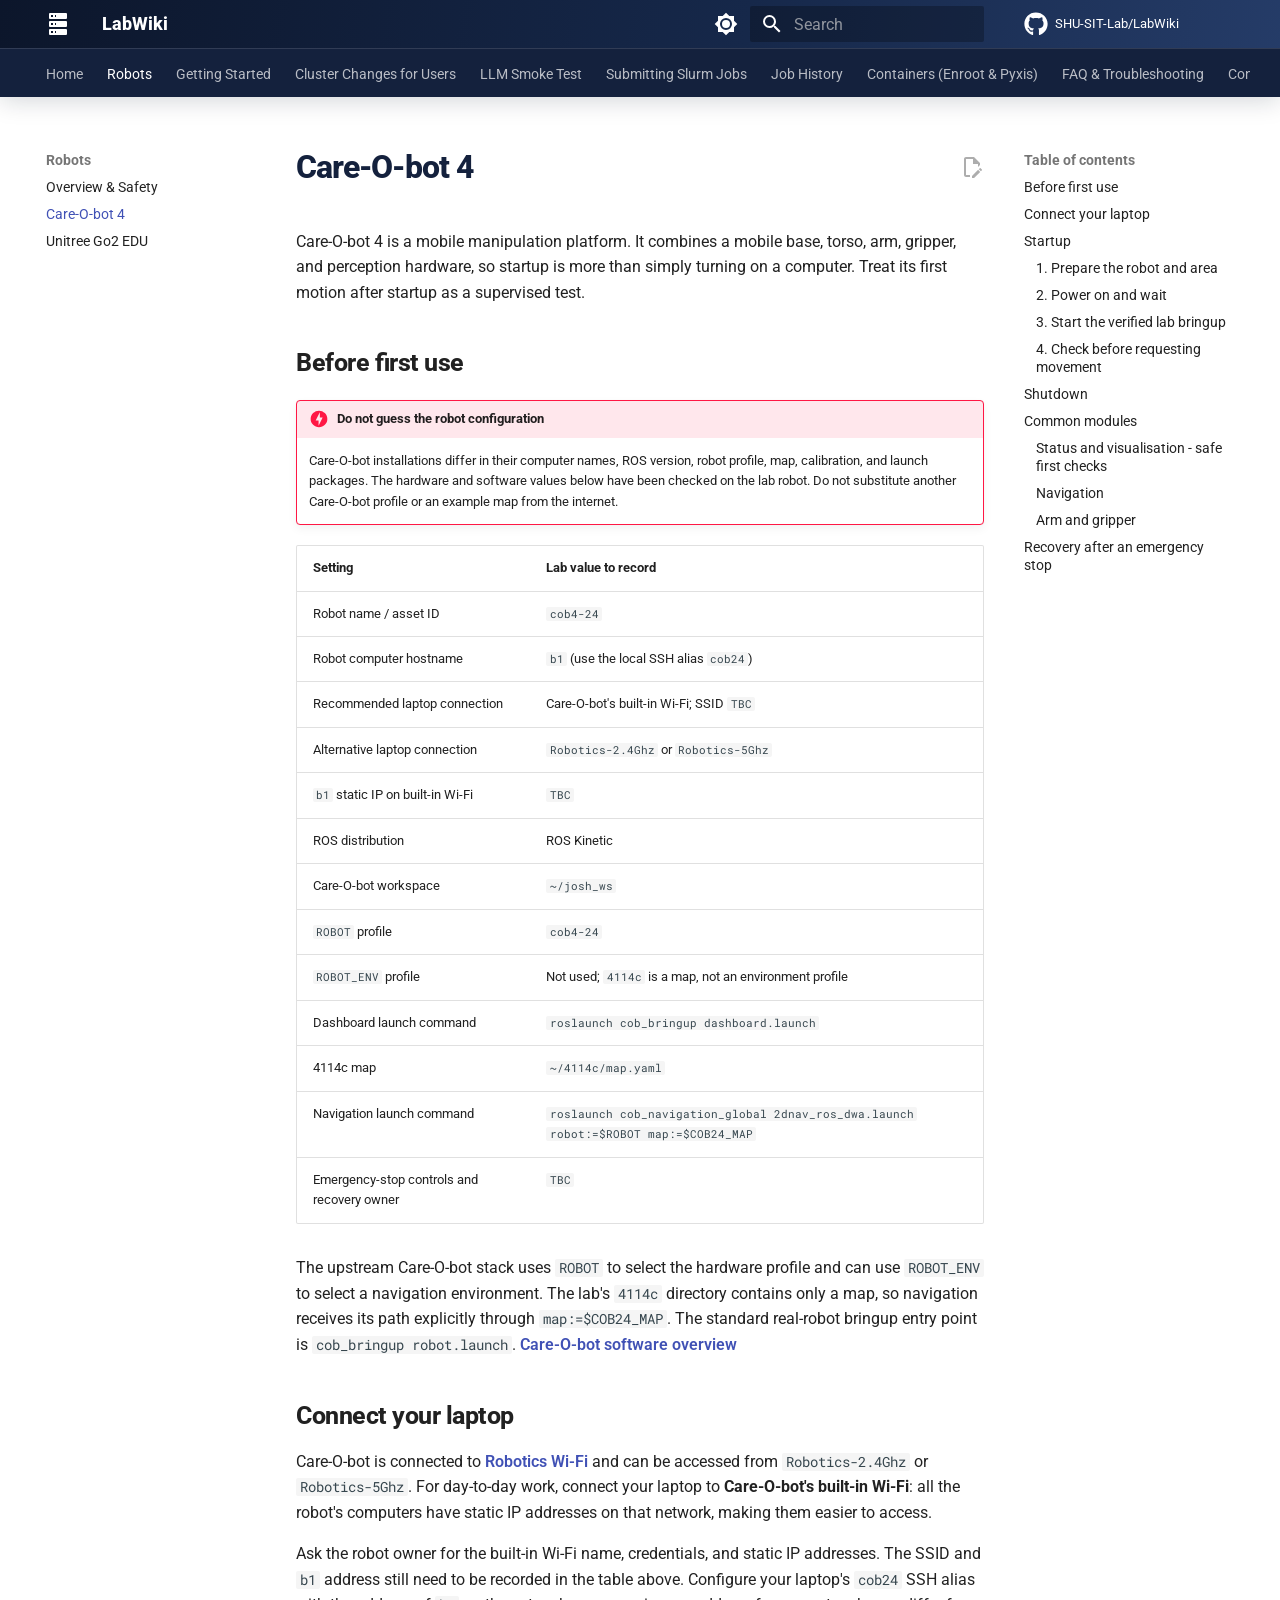
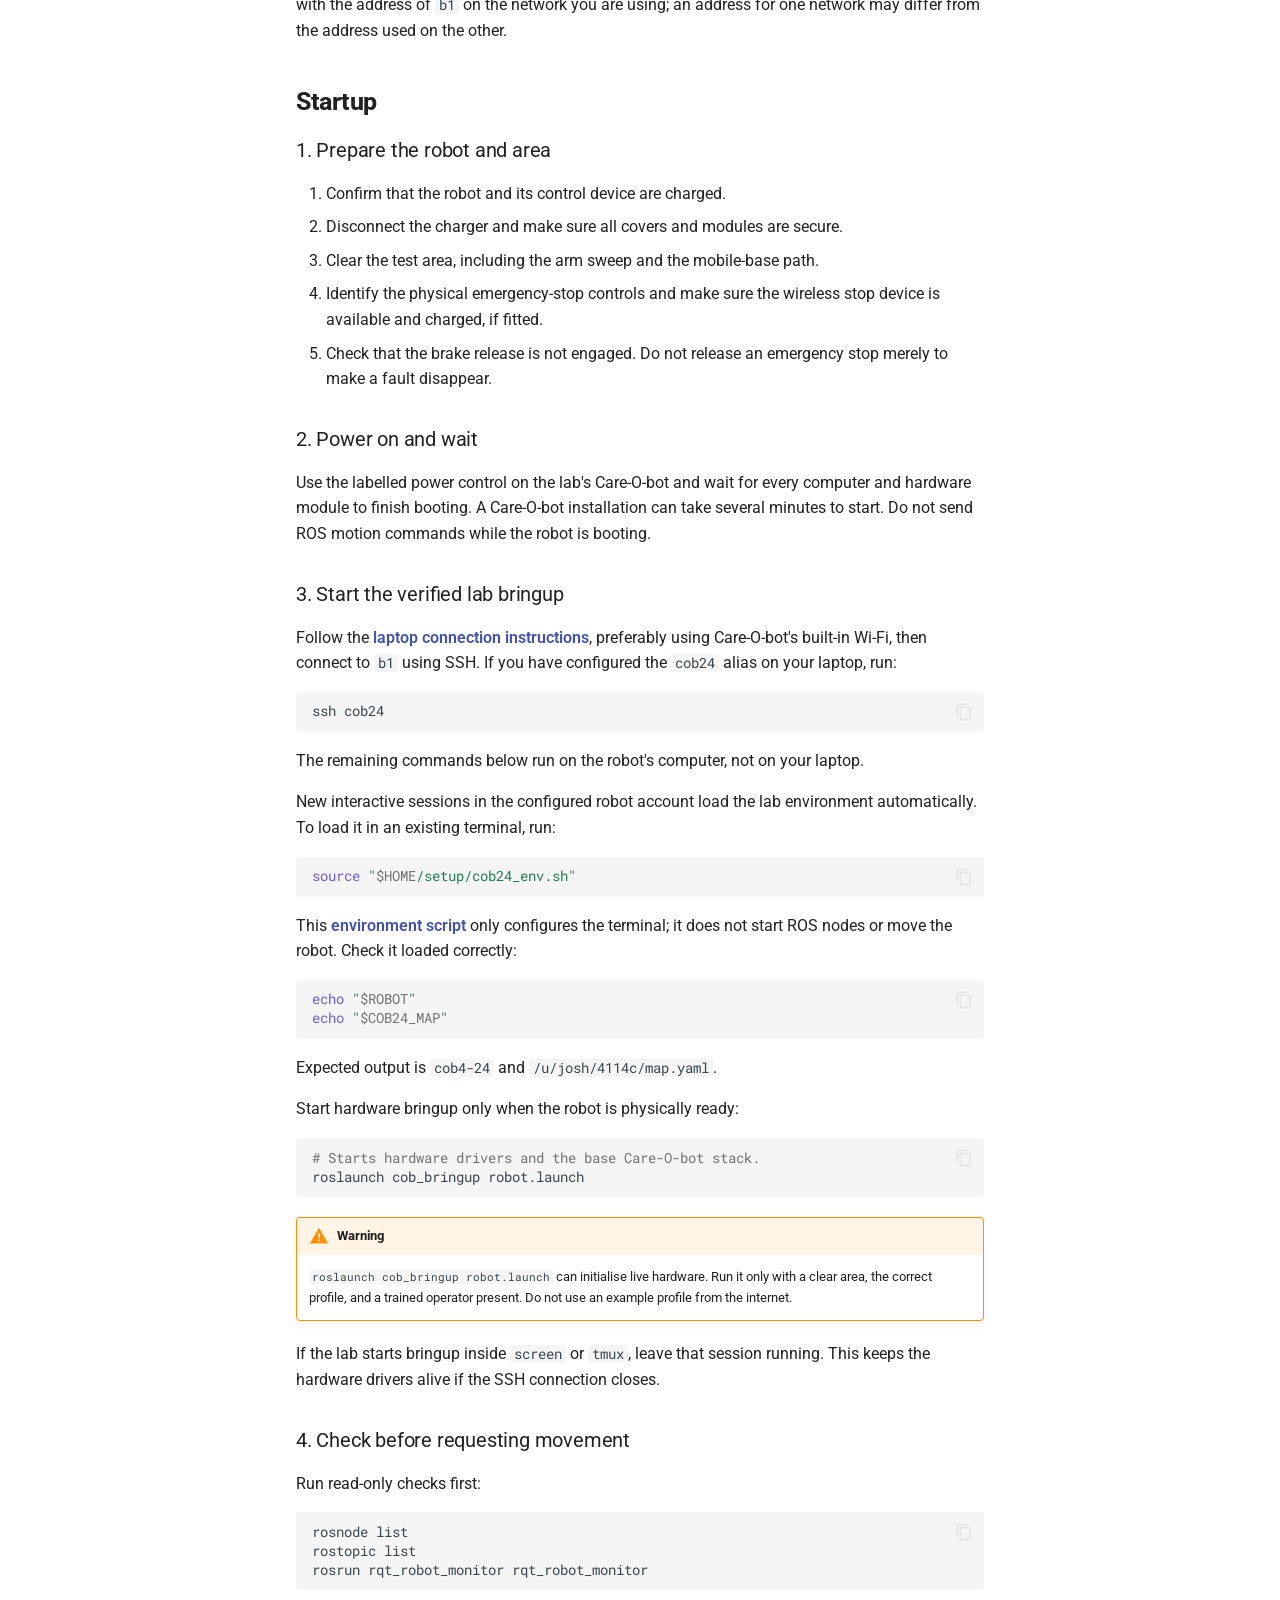
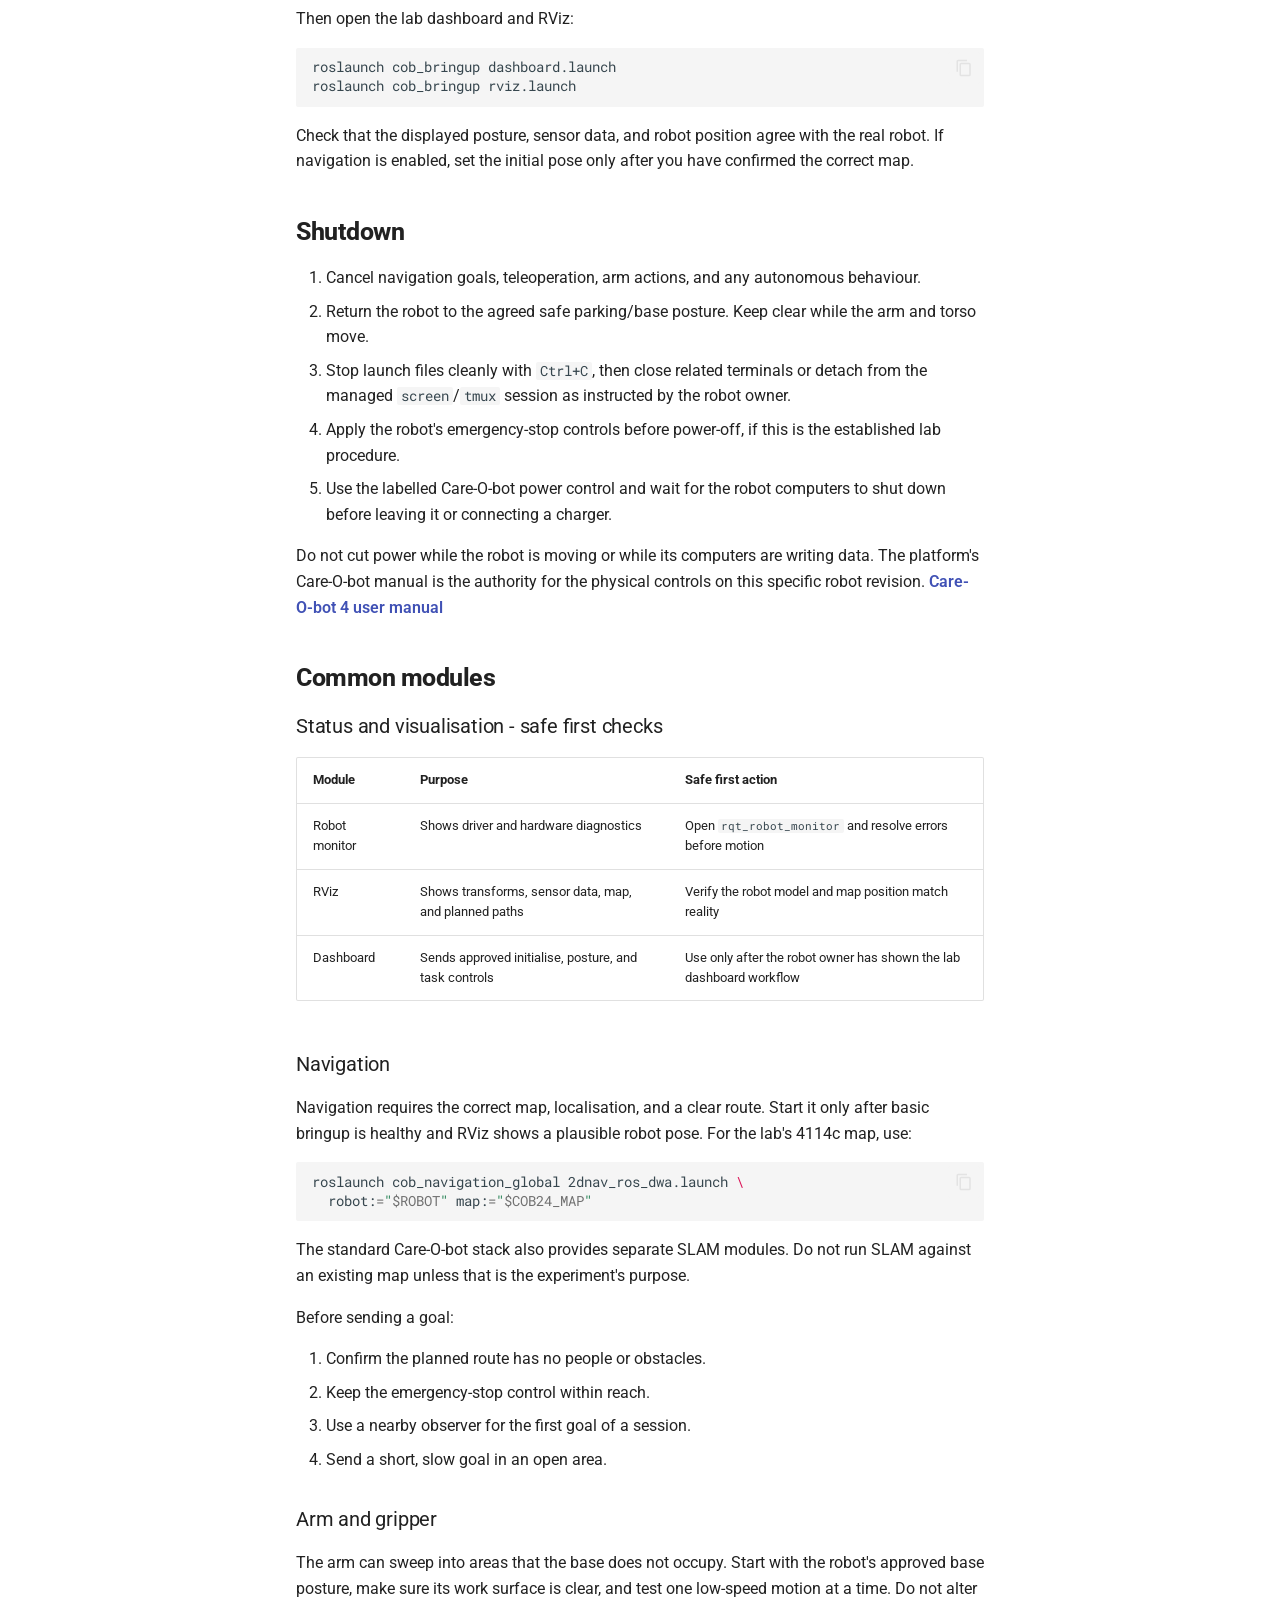
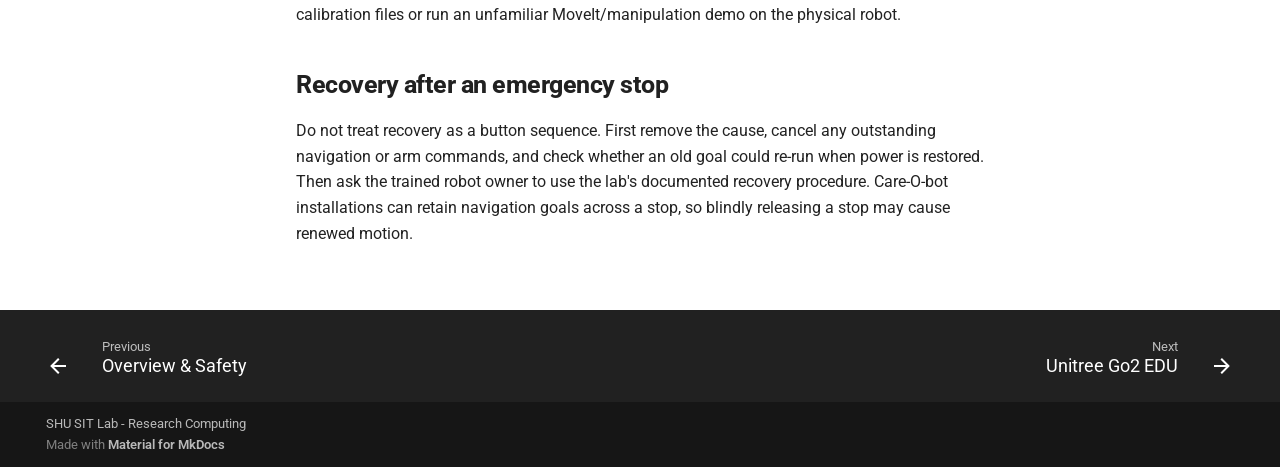
<file: robots/care-o-bot-4/index.html>
<!doctype html>
<html lang="en" class="no-js">
  <head>
    
      <meta charset="utf-8">
      <meta name="viewport" content="width=device-width,initial-scale=1">
      
        <meta name="description" content="Documentation for SHU SIT Lab research computing and robots">
      
      
      
        <link rel="canonical" href="https://SHU-SIT-Lab.github.io/LabWiki/robots/care-o-bot-4/">
      
      
        <link rel="prev" href="../">
      
      
        <link rel="next" href="../go2-edu/">
      
      
        
      
      
      <link rel="icon" href="../../assets/images/favicon.png">
      <meta name="generator" content="mkdocs-1.6.1, mkdocs-material-9.8.2">
    
    
      
        <title>Care-O-bot 4 - LabWiki</title>
      
    
    
      <link rel="stylesheet" href="../../assets/stylesheets/main.57a0d79d.min.css">
      
        
        <link rel="stylesheet" href="../../assets/stylesheets/palette.fb2fffe2.min.css">
      
      


    
    
      
    
    
      
        
        
        <link rel="preconnect" href="https://fonts.gstatic.com" crossorigin>
        <link rel="stylesheet" href="https://fonts.googleapis.com/css?family=Roboto:300,300i,400,400i,700,700i%7CRoboto+Mono:400,400i,700,700i&display=fallback">
        <style>:root{--md-text-font:"Roboto";--md-code-font:"Roboto Mono"}</style>
      
    
    
      <link rel="stylesheet" href="../../stylesheets/extra.css">
    
    <script>__md_scope=new URL("../..",location),__md_hash=e=>[...e].reduce(((e,_)=>(e<<5)-e+_.charCodeAt(0)),0),__md_get=(e,_=localStorage,t=__md_scope)=>JSON.parse(_.getItem(t.pathname+"."+e)),__md_set=(e,_,t=localStorage,a=__md_scope)=>{try{t.setItem(a.pathname+"."+e,JSON.stringify(_))}catch(e){}}</script>
    
      

    
    
  </head>
  
  
    
    
      
    
    
    
    
    <body dir="ltr" data-md-color-scheme="default" data-md-color-primary="indigo" data-md-color-accent="indigo">
  
    
    <input class="md-toggle" data-md-toggle="drawer" type="checkbox" id="__drawer" autocomplete="off">
    <input class="md-toggle" data-md-toggle="search" type="checkbox" id="__search" autocomplete="off">
    <label class="md-overlay" for="__drawer"></label>
    <div data-md-component="skip">
      
        
        <a href="#care-o-bot-4" class="md-skip">
          Skip to content
        </a>
      
    </div>
    <div data-md-component="announce">
      
    </div>
    
    
      

  

<header class="md-header md-header--shadow md-header--lifted" data-md-component="header">
  <nav class="md-header__inner md-grid" aria-label="Header">
    <a href="../.." title="LabWiki" class="md-header__button md-logo" aria-label="LabWiki" data-md-component="logo">
      
  
  <svg xmlns="http://www.w3.org/2000/svg" viewBox="0 0 24 24"><path d="M4 1h16a1 1 0 0 1 1 1v4a1 1 0 0 1-1 1H4a1 1 0 0 1-1-1V2a1 1 0 0 1 1-1m0 8h16a1 1 0 0 1 1 1v4a1 1 0 0 1-1 1H4a1 1 0 0 1-1-1v-4a1 1 0 0 1 1-1m0 8h16a1 1 0 0 1 1 1v4a1 1 0 0 1-1 1H4a1 1 0 0 1-1-1v-4a1 1 0 0 1 1-1M9 5h1V3H9zm0 8h1v-2H9zm0 8h1v-2H9zM5 3v2h2V3zm0 8v2h2v-2zm0 8v2h2v-2z"/></svg>

    </a>
    <label class="md-header__button md-icon" for="__drawer">
      
      <svg xmlns="http://www.w3.org/2000/svg" viewBox="0 0 24 24"><path d="M3 6h18v2H3zm0 5h18v2H3zm0 5h18v2H3z"/></svg>
    </label>
    <div class="md-header__title" data-md-component="header-title">
      <div class="md-header__ellipsis">
        <div class="md-header__topic">
          <span class="md-ellipsis">
            LabWiki
          </span>
        </div>
        <div class="md-header__topic" data-md-component="header-topic">
          <span class="md-ellipsis">
            
              Care-O-bot 4
            
          </span>
        </div>
      </div>
    </div>
    
      
        <form class="md-header__option" data-md-component="palette">
  
    
    
    
    <input class="md-option" data-md-color-media="" data-md-color-scheme="default" data-md-color-primary="indigo" data-md-color-accent="indigo"  aria-label="Switch to dark mode"  type="radio" name="__palette" id="__palette_0">
    
      <label class="md-header__button md-icon" title="Switch to dark mode" for="__palette_1" hidden>
        <svg xmlns="http://www.w3.org/2000/svg" viewBox="0 0 24 24"><path d="M12 8a4 4 0 0 0-4 4 4 4 0 0 0 4 4 4 4 0 0 0 4-4 4 4 0 0 0-4-4m0 10a6 6 0 0 1-6-6 6 6 0 0 1 6-6 6 6 0 0 1 6 6 6 6 0 0 1-6 6m8-9.31V4h-4.69L12 .69 8.69 4H4v4.69L.69 12 4 15.31V20h4.69L12 23.31 15.31 20H20v-4.69L23.31 12z"/></svg>
      </label>
    
  
    
    
    
    <input class="md-option" data-md-color-media="" data-md-color-scheme="slate" data-md-color-primary="indigo" data-md-color-accent="indigo"  aria-label="Switch to light mode"  type="radio" name="__palette" id="__palette_1">
    
      <label class="md-header__button md-icon" title="Switch to light mode" for="__palette_0" hidden>
        <svg xmlns="http://www.w3.org/2000/svg" viewBox="0 0 24 24"><path d="M12 18c-.89 0-1.74-.2-2.5-.55C11.56 16.5 13 14.42 13 12s-1.44-4.5-3.5-5.45C10.26 6.2 11.11 6 12 6a6 6 0 0 1 6 6 6 6 0 0 1-6 6m8-9.31V4h-4.69L12 .69 8.69 4H4v4.69L.69 12 4 15.31V20h4.69L12 23.31 15.31 20H20v-4.69L23.31 12z"/></svg>
      </label>
    
  
</form>
      
    
    
      <script>var palette=__md_get("__palette");if(palette&&palette.color){if("(prefers-color-scheme)"===palette.color.media){var media=matchMedia("(prefers-color-scheme: light)"),input=document.querySelector(media.matches?"[data-md-color-media='(prefers-color-scheme: light)']":"[data-md-color-media='(prefers-color-scheme: dark)']");palette.color.media=input.getAttribute("data-md-color-media"),palette.color.scheme=input.getAttribute("data-md-color-scheme"),palette.color.primary=input.getAttribute("data-md-color-primary"),palette.color.accent=input.getAttribute("data-md-color-accent")}for(var[key,value]of Object.entries(palette.color))document.body.setAttribute("data-md-color-"+key,value)}</script>
    
    
    
      
      
        <label class="md-header__button md-icon" for="__search">
          
          <svg xmlns="http://www.w3.org/2000/svg" viewBox="0 0 24 24"><path d="M9.5 3A6.5 6.5 0 0 1 16 9.5c0 1.61-.59 3.09-1.56 4.23l.27.27h.79l5 5-1.5 1.5-5-5v-.79l-.27-.27A6.52 6.52 0 0 1 9.5 16 6.5 6.5 0 0 1 3 9.5 6.5 6.5 0 0 1 9.5 3m0 2C7 5 5 7 5 9.5S7 14 9.5 14 14 12 14 9.5 12 5 9.5 5"/></svg>
        </label>
        <div class="md-search" data-md-component="search" role="dialog">
  <label class="md-search__overlay" for="__search"></label>
  <div class="md-search__inner" role="search">
    <form class="md-search__form" name="search">
      <input type="text" class="md-search__input" name="query" aria-label="Search" placeholder="Search" autocapitalize="off" autocorrect="off" autocomplete="off" spellcheck="false" data-md-component="search-query" required>
      <label class="md-search__icon md-icon" for="__search">
        
        <svg xmlns="http://www.w3.org/2000/svg" viewBox="0 0 24 24"><path d="M9.5 3A6.5 6.5 0 0 1 16 9.5c0 1.61-.59 3.09-1.56 4.23l.27.27h.79l5 5-1.5 1.5-5-5v-.79l-.27-.27A6.52 6.52 0 0 1 9.5 16 6.5 6.5 0 0 1 3 9.5 6.5 6.5 0 0 1 9.5 3m0 2C7 5 5 7 5 9.5S7 14 9.5 14 14 12 14 9.5 12 5 9.5 5"/></svg>
        
        <svg xmlns="http://www.w3.org/2000/svg" viewBox="0 0 24 24"><path d="M20 11v2H8l5.5 5.5-1.42 1.42L4.16 12l7.92-7.92L13.5 5.5 8 11z"/></svg>
      </label>
      <nav class="md-search__options" aria-label="Search">
        
        <button type="reset" class="md-search__icon md-icon" title="Clear" aria-label="Clear" tabindex="-1">
          
          <svg xmlns="http://www.w3.org/2000/svg" viewBox="0 0 24 24"><path d="M19 6.41 17.59 5 12 10.59 6.41 5 5 6.41 10.59 12 5 17.59 6.41 19 12 13.41 17.59 19 19 17.59 13.41 12z"/></svg>
        </button>
      </nav>
      
        <div class="md-search__suggest" data-md-component="search-suggest"></div>
      
    </form>
    <div class="md-search__output">
      <div class="md-search__scrollwrap" tabindex="0" data-md-scrollfix>
        <div class="md-search-result" data-md-component="search-result">
          <div class="md-search-result__meta">
            Initializing search
          </div>
          <ol class="md-search-result__list" role="presentation"></ol>
        </div>
      </div>
    </div>
  </div>
</div>
      
    
    
      <div class="md-header__source">
        <a href="https://github.com/SHU-SIT-Lab/LabWiki" title="Go to repository" class="md-source" data-md-component="source">
  <div class="md-source__icon md-icon">
    
    <svg xmlns="http://www.w3.org/2000/svg" viewBox="0 0 512 512"><!--! Font Awesome Free 7.1.0 by @fontawesome - https://fontawesome.com License - https://fontawesome.com/license/free (Icons: CC BY 4.0, Fonts: SIL OFL 1.1, Code: MIT License) Copyright 2025 Fonticons, Inc.--><path d="M173.9 397.4c0 2-2.3 3.6-5.2 3.6-3.3.3-5.6-1.3-5.6-3.6 0-2 2.3-3.6 5.2-3.6 3-.3 5.6 1.3 5.6 3.6m-31.1-4.5c-.7 2 1.3 4.3 4.3 4.9 2.6 1 5.6 0 6.2-2s-1.3-4.3-4.3-5.2c-2.6-.7-5.5.3-6.2 2.3m44.2-1.7c-2.9.7-4.9 2.6-4.6 4.9.3 2 2.9 3.3 5.9 2.6 2.9-.7 4.9-2.6 4.6-4.6-.3-1.9-3-3.2-5.9-2.9M252.8 8C114.1 8 8 113.3 8 252c0 110.9 69.8 205.8 169.5 239.2 12.8 2.3 17.3-5.6 17.3-12.1 0-6.2-.3-40.4-.3-61.4 0 0-70 15-84.7-29.8 0 0-11.4-29.1-27.8-36.6 0 0-22.9-15.7 1.6-15.4 0 0 24.9 2 38.6 25.8 21.9 38.6 58.6 27.5 72.9 20.9 2.3-16 8.8-27.1 16-33.7-55.9-6.2-112.3-14.3-112.3-110.5 0-27.5 7.6-41.3 23.6-58.9-2.6-6.5-11.1-33.3 2.6-67.9 20.9-6.5 69 27 69 27 20-5.6 41.5-8.5 62.8-8.5s42.8 2.9 62.8 8.5c0 0 48.1-33.6 69-27 13.7 34.7 5.2 61.4 2.6 67.9 16 17.7 25.8 31.5 25.8 58.9 0 96.5-58.9 104.2-114.8 110.5 9.2 7.9 17 22.9 17 46.4 0 33.7-.3 75.4-.3 83.6 0 6.5 4.6 14.4 17.3 12.1C436.2 457.8 504 362.9 504 252 504 113.3 391.5 8 252.8 8M105.2 352.9c-1.3 1-1 3.3.7 5.2 1.6 1.6 3.9 2.3 5.2 1 1.3-1 1-3.3-.7-5.2-1.6-1.6-3.9-2.3-5.2-1m-10.8-8.1c-.7 1.3.3 2.9 2.3 3.9 1.6 1 3.6.7 4.3-.7.7-1.3-.3-2.9-2.3-3.9-2-.6-3.6-.3-4.3.7m32.4 35.6c-1.6 1.3-1 4.3 1.3 6.2 2.3 2.3 5.2 2.6 6.5 1 1.3-1.3.7-4.3-1.3-6.2-2.2-2.3-5.2-2.6-6.5-1m-11.4-14.7c-1.6 1-1.6 3.6 0 5.9s4.3 3.3 5.6 2.3c1.6-1.3 1.6-3.9 0-6.2-1.4-2.3-4-3.3-5.6-2"/></svg>
  </div>
  <div class="md-source__repository">
    SHU-SIT-Lab/LabWiki
  </div>
</a>
      </div>
    
  </nav>
  
    
      
<nav class="md-tabs" aria-label="Tabs" data-md-component="tabs">
  <div class="md-grid">
    <ul class="md-tabs__list">
      
        
  
  
  
  
    <li class="md-tabs__item">
      <a href="../.." class="md-tabs__link">
        
  
  
    
  
  Home

      </a>
    </li>
  

      
        
  
  
  
    
  
  
    
    
      <li class="md-tabs__item md-tabs__item--active">
        <a href="../" class="md-tabs__link">
          
  
  
  Robots

        </a>
      </li>
    
  

      
        
  
  
  
  
    <li class="md-tabs__item">
      <a href="../../getting-started/" class="md-tabs__link">
        
  
  
    
  
  Getting Started

      </a>
    </li>
  

      
        
  
  
  
  
    <li class="md-tabs__item">
      <a href="../../cluster-updates/" class="md-tabs__link">
        
  
  
    
  
  Cluster Changes for Users

      </a>
    </li>
  

      
        
  
  
  
  
    <li class="md-tabs__item">
      <a href="../../llm-smoke-test/" class="md-tabs__link">
        
  
  
    
  
  LLM Smoke Test

      </a>
    </li>
  

      
        
  
  
  
  
    <li class="md-tabs__item">
      <a href="../../slurm-jobs/" class="md-tabs__link">
        
  
  
    
  
  Submitting Slurm Jobs

      </a>
    </li>
  

      
        
  
  
  
  
    <li class="md-tabs__item">
      <a href="../../job-history/" class="md-tabs__link">
        
  
  
    
  
  Job History

      </a>
    </li>
  

      
        
  
  
  
  
    <li class="md-tabs__item">
      <a href="../../containers/" class="md-tabs__link">
        
  
  
    
  
  Containers (Enroot & Pyxis)

      </a>
    </li>
  

      
        
  
  
  
  
    <li class="md-tabs__item">
      <a href="../../faq/" class="md-tabs__link">
        
  
  
    
  
  FAQ & Troubleshooting

      </a>
    </li>
  

      
        
  
  
  
  
    <li class="md-tabs__item">
      <a href="../../contributing/" class="md-tabs__link">
        
  
  
    
  
  Contributing to These Docs

      </a>
    </li>
  

      
    </ul>
  </div>
</nav>
    
  
</header>
    
    <div class="md-container" data-md-component="container">
      
      
        
      
      <main class="md-main" data-md-component="main">
        <div class="md-main__inner md-grid">
          
            
              
              <div class="md-sidebar md-sidebar--primary" data-md-component="sidebar" data-md-type="navigation" >
                <div class="md-sidebar__scrollwrap">
                  <div class="md-sidebar__inner">
                    


  


<nav class="md-nav md-nav--primary md-nav--lifted" aria-label="Navigation" data-md-level="0">
  <label class="md-nav__title" for="__drawer">
    <a href="../.." title="LabWiki" class="md-nav__button md-logo" aria-label="LabWiki" data-md-component="logo">
      
  
  <svg xmlns="http://www.w3.org/2000/svg" viewBox="0 0 24 24"><path d="M4 1h16a1 1 0 0 1 1 1v4a1 1 0 0 1-1 1H4a1 1 0 0 1-1-1V2a1 1 0 0 1 1-1m0 8h16a1 1 0 0 1 1 1v4a1 1 0 0 1-1 1H4a1 1 0 0 1-1-1v-4a1 1 0 0 1 1-1m0 8h16a1 1 0 0 1 1 1v4a1 1 0 0 1-1 1H4a1 1 0 0 1-1-1v-4a1 1 0 0 1 1-1M9 5h1V3H9zm0 8h1v-2H9zm0 8h1v-2H9zM5 3v2h2V3zm0 8v2h2v-2zm0 8v2h2v-2z"/></svg>

    </a>
    LabWiki
  </label>
  
    <div class="md-nav__source">
      <a href="https://github.com/SHU-SIT-Lab/LabWiki" title="Go to repository" class="md-source" data-md-component="source">
  <div class="md-source__icon md-icon">
    
    <svg xmlns="http://www.w3.org/2000/svg" viewBox="0 0 512 512"><!--! Font Awesome Free 7.1.0 by @fontawesome - https://fontawesome.com License - https://fontawesome.com/license/free (Icons: CC BY 4.0, Fonts: SIL OFL 1.1, Code: MIT License) Copyright 2025 Fonticons, Inc.--><path d="M173.9 397.4c0 2-2.3 3.6-5.2 3.6-3.3.3-5.6-1.3-5.6-3.6 0-2 2.3-3.6 5.2-3.6 3-.3 5.6 1.3 5.6 3.6m-31.1-4.5c-.7 2 1.3 4.3 4.3 4.9 2.6 1 5.6 0 6.2-2s-1.3-4.3-4.3-5.2c-2.6-.7-5.5.3-6.2 2.3m44.2-1.7c-2.9.7-4.9 2.6-4.6 4.9.3 2 2.9 3.3 5.9 2.6 2.9-.7 4.9-2.6 4.6-4.6-.3-1.9-3-3.2-5.9-2.9M252.8 8C114.1 8 8 113.3 8 252c0 110.9 69.8 205.8 169.5 239.2 12.8 2.3 17.3-5.6 17.3-12.1 0-6.2-.3-40.4-.3-61.4 0 0-70 15-84.7-29.8 0 0-11.4-29.1-27.8-36.6 0 0-22.9-15.7 1.6-15.4 0 0 24.9 2 38.6 25.8 21.9 38.6 58.6 27.5 72.9 20.9 2.3-16 8.8-27.1 16-33.7-55.9-6.2-112.3-14.3-112.3-110.5 0-27.5 7.6-41.3 23.6-58.9-2.6-6.5-11.1-33.3 2.6-67.9 20.9-6.5 69 27 69 27 20-5.6 41.5-8.5 62.8-8.5s42.8 2.9 62.8 8.5c0 0 48.1-33.6 69-27 13.7 34.7 5.2 61.4 2.6 67.9 16 17.7 25.8 31.5 25.8 58.9 0 96.5-58.9 104.2-114.8 110.5 9.2 7.9 17 22.9 17 46.4 0 33.7-.3 75.4-.3 83.6 0 6.5 4.6 14.4 17.3 12.1C436.2 457.8 504 362.9 504 252 504 113.3 391.5 8 252.8 8M105.2 352.9c-1.3 1-1 3.3.7 5.2 1.6 1.6 3.9 2.3 5.2 1 1.3-1 1-3.3-.7-5.2-1.6-1.6-3.9-2.3-5.2-1m-10.8-8.1c-.7 1.3.3 2.9 2.3 3.9 1.6 1 3.6.7 4.3-.7.7-1.3-.3-2.9-2.3-3.9-2-.6-3.6-.3-4.3.7m32.4 35.6c-1.6 1.3-1 4.3 1.3 6.2 2.3 2.3 5.2 2.6 6.5 1 1.3-1.3.7-4.3-1.3-6.2-2.2-2.3-5.2-2.6-6.5-1m-11.4-14.7c-1.6 1-1.6 3.6 0 5.9s4.3 3.3 5.6 2.3c1.6-1.3 1.6-3.9 0-6.2-1.4-2.3-4-3.3-5.6-2"/></svg>
  </div>
  <div class="md-source__repository">
    SHU-SIT-Lab/LabWiki
  </div>
</a>
    </div>
  
  <ul class="md-nav__list" data-md-scrollfix>
    
      
      
  
  
  
  
    <li class="md-nav__item">
      <a href="../.." class="md-nav__link">
        
  
  
  <span class="md-ellipsis">
    
  
    Home
  

    
  </span>
  
  

      </a>
    </li>
  

    
      
      
  
  
    
  
  
  
    
    
    
    
      
        
        
      
      
        
      
    
    
    <li class="md-nav__item md-nav__item--active md-nav__item--section md-nav__item--nested">
      
        
        
        <input class="md-nav__toggle md-toggle " type="checkbox" id="__nav_2" checked>
        
          
          <label class="md-nav__link" for="__nav_2" id="__nav_2_label" tabindex="">
            
  
  
  <span class="md-ellipsis">
    
  
    Robots
  

    
  </span>
  
  

            <span class="md-nav__icon md-icon"></span>
          </label>
        
        <nav class="md-nav" data-md-level="1" aria-labelledby="__nav_2_label" aria-expanded="true">
          <label class="md-nav__title" for="__nav_2">
            <span class="md-nav__icon md-icon"></span>
            
  
    Robots
  

          </label>
          <ul class="md-nav__list" data-md-scrollfix>
            
              
                
  
  
  
  
    <li class="md-nav__item">
      <a href="../" class="md-nav__link">
        
  
  
  <span class="md-ellipsis">
    
  
    Overview & Safety
  

    
  </span>
  
  

      </a>
    </li>
  

              
            
              
                
  
  
    
  
  
  
    <li class="md-nav__item md-nav__item--active">
      
      <input class="md-nav__toggle md-toggle" type="checkbox" id="__toc">
      
      
        
      
      
        <label class="md-nav__link md-nav__link--active" for="__toc">
          
  
  
  <span class="md-ellipsis">
    
  
    Care-O-bot 4
  

    
  </span>
  
  

          <span class="md-nav__icon md-icon"></span>
        </label>
      
      <a href="./" class="md-nav__link md-nav__link--active">
        
  
  
  <span class="md-ellipsis">
    
  
    Care-O-bot 4
  

    
  </span>
  
  

      </a>
      
        

<nav class="md-nav md-nav--secondary" aria-label="Table of contents">
  
  
  
    
  
  
    <label class="md-nav__title" for="__toc">
      <span class="md-nav__icon md-icon"></span>
      Table of contents
    </label>
    <ul class="md-nav__list" data-md-component="toc" data-md-scrollfix>
      
        <li class="md-nav__item">
  <a href="#before-first-use" class="md-nav__link">
    <span class="md-ellipsis">
      
        Before first use
      
    </span>
  </a>
  
</li>
      
        <li class="md-nav__item">
  <a href="#connect-your-laptop" class="md-nav__link">
    <span class="md-ellipsis">
      
        Connect your laptop
      
    </span>
  </a>
  
</li>
      
        <li class="md-nav__item">
  <a href="#startup" class="md-nav__link">
    <span class="md-ellipsis">
      
        Startup
      
    </span>
  </a>
  
    <nav class="md-nav" aria-label="Startup">
      <ul class="md-nav__list">
        
          <li class="md-nav__item">
  <a href="#1-prepare-the-robot-and-area" class="md-nav__link">
    <span class="md-ellipsis">
      
        1. Prepare the robot and area
      
    </span>
  </a>
  
</li>
        
          <li class="md-nav__item">
  <a href="#2-power-on-and-wait" class="md-nav__link">
    <span class="md-ellipsis">
      
        2. Power on and wait
      
    </span>
  </a>
  
</li>
        
          <li class="md-nav__item">
  <a href="#3-start-the-verified-lab-bringup" class="md-nav__link">
    <span class="md-ellipsis">
      
        3. Start the verified lab bringup
      
    </span>
  </a>
  
</li>
        
          <li class="md-nav__item">
  <a href="#4-check-before-requesting-movement" class="md-nav__link">
    <span class="md-ellipsis">
      
        4. Check before requesting movement
      
    </span>
  </a>
  
</li>
        
      </ul>
    </nav>
  
</li>
      
        <li class="md-nav__item">
  <a href="#shutdown" class="md-nav__link">
    <span class="md-ellipsis">
      
        Shutdown
      
    </span>
  </a>
  
</li>
      
        <li class="md-nav__item">
  <a href="#common-modules" class="md-nav__link">
    <span class="md-ellipsis">
      
        Common modules
      
    </span>
  </a>
  
    <nav class="md-nav" aria-label="Common modules">
      <ul class="md-nav__list">
        
          <li class="md-nav__item">
  <a href="#status-and-visualisation-safe-first-checks" class="md-nav__link">
    <span class="md-ellipsis">
      
        Status and visualisation - safe first checks
      
    </span>
  </a>
  
</li>
        
          <li class="md-nav__item">
  <a href="#navigation" class="md-nav__link">
    <span class="md-ellipsis">
      
        Navigation
      
    </span>
  </a>
  
</li>
        
          <li class="md-nav__item">
  <a href="#arm-and-gripper" class="md-nav__link">
    <span class="md-ellipsis">
      
        Arm and gripper
      
    </span>
  </a>
  
</li>
        
      </ul>
    </nav>
  
</li>
      
        <li class="md-nav__item">
  <a href="#recovery-after-an-emergency-stop" class="md-nav__link">
    <span class="md-ellipsis">
      
        Recovery after an emergency stop
      
    </span>
  </a>
  
</li>
      
    </ul>
  
</nav>
      
    </li>
  

              
            
              
                
  
  
  
  
    <li class="md-nav__item">
      <a href="../go2-edu/" class="md-nav__link">
        
  
  
  <span class="md-ellipsis">
    
  
    Unitree Go2 EDU
  

    
  </span>
  
  

      </a>
    </li>
  

              
            
          </ul>
        </nav>
      
    </li>
  

    
      
      
  
  
  
  
    <li class="md-nav__item">
      <a href="../../getting-started/" class="md-nav__link">
        
  
  
  <span class="md-ellipsis">
    
  
    Getting Started
  

    
  </span>
  
  

      </a>
    </li>
  

    
      
      
  
  
  
  
    <li class="md-nav__item">
      <a href="../../cluster-updates/" class="md-nav__link">
        
  
  
  <span class="md-ellipsis">
    
  
    Cluster Changes for Users
  

    
  </span>
  
  

      </a>
    </li>
  

    
      
      
  
  
  
  
    <li class="md-nav__item">
      <a href="../../llm-smoke-test/" class="md-nav__link">
        
  
  
  <span class="md-ellipsis">
    
  
    LLM Smoke Test
  

    
  </span>
  
  

      </a>
    </li>
  

    
      
      
  
  
  
  
    <li class="md-nav__item">
      <a href="../../slurm-jobs/" class="md-nav__link">
        
  
  
  <span class="md-ellipsis">
    
  
    Submitting Slurm Jobs
  

    
  </span>
  
  

      </a>
    </li>
  

    
      
      
  
  
  
  
    <li class="md-nav__item">
      <a href="../../job-history/" class="md-nav__link">
        
  
  
  <span class="md-ellipsis">
    
  
    Job History
  

    
  </span>
  
  

      </a>
    </li>
  

    
      
      
  
  
  
  
    <li class="md-nav__item">
      <a href="../../containers/" class="md-nav__link">
        
  
  
  <span class="md-ellipsis">
    
  
    Containers (Enroot & Pyxis)
  

    
  </span>
  
  

      </a>
    </li>
  

    
      
      
  
  
  
  
    <li class="md-nav__item">
      <a href="../../faq/" class="md-nav__link">
        
  
  
  <span class="md-ellipsis">
    
  
    FAQ & Troubleshooting
  

    
  </span>
  
  

      </a>
    </li>
  

    
      
      
  
  
  
  
    <li class="md-nav__item">
      <a href="../../contributing/" class="md-nav__link">
        
  
  
  <span class="md-ellipsis">
    
  
    Contributing to These Docs
  

    
  </span>
  
  

      </a>
    </li>
  

    
  </ul>
</nav>
                  </div>
                </div>
              </div>
            
            
              
              <div class="md-sidebar md-sidebar--secondary" data-md-component="sidebar" data-md-type="toc" >
                <div class="md-sidebar__scrollwrap">
                  <div class="md-sidebar__inner">
                    

<nav class="md-nav md-nav--secondary" aria-label="Table of contents">
  
  
  
    
  
  
    <label class="md-nav__title" for="__toc">
      <span class="md-nav__icon md-icon"></span>
      Table of contents
    </label>
    <ul class="md-nav__list" data-md-component="toc" data-md-scrollfix>
      
        <li class="md-nav__item">
  <a href="#before-first-use" class="md-nav__link">
    <span class="md-ellipsis">
      
        Before first use
      
    </span>
  </a>
  
</li>
      
        <li class="md-nav__item">
  <a href="#connect-your-laptop" class="md-nav__link">
    <span class="md-ellipsis">
      
        Connect your laptop
      
    </span>
  </a>
  
</li>
      
        <li class="md-nav__item">
  <a href="#startup" class="md-nav__link">
    <span class="md-ellipsis">
      
        Startup
      
    </span>
  </a>
  
    <nav class="md-nav" aria-label="Startup">
      <ul class="md-nav__list">
        
          <li class="md-nav__item">
  <a href="#1-prepare-the-robot-and-area" class="md-nav__link">
    <span class="md-ellipsis">
      
        1. Prepare the robot and area
      
    </span>
  </a>
  
</li>
        
          <li class="md-nav__item">
  <a href="#2-power-on-and-wait" class="md-nav__link">
    <span class="md-ellipsis">
      
        2. Power on and wait
      
    </span>
  </a>
  
</li>
        
          <li class="md-nav__item">
  <a href="#3-start-the-verified-lab-bringup" class="md-nav__link">
    <span class="md-ellipsis">
      
        3. Start the verified lab bringup
      
    </span>
  </a>
  
</li>
        
          <li class="md-nav__item">
  <a href="#4-check-before-requesting-movement" class="md-nav__link">
    <span class="md-ellipsis">
      
        4. Check before requesting movement
      
    </span>
  </a>
  
</li>
        
      </ul>
    </nav>
  
</li>
      
        <li class="md-nav__item">
  <a href="#shutdown" class="md-nav__link">
    <span class="md-ellipsis">
      
        Shutdown
      
    </span>
  </a>
  
</li>
      
        <li class="md-nav__item">
  <a href="#common-modules" class="md-nav__link">
    <span class="md-ellipsis">
      
        Common modules
      
    </span>
  </a>
  
    <nav class="md-nav" aria-label="Common modules">
      <ul class="md-nav__list">
        
          <li class="md-nav__item">
  <a href="#status-and-visualisation-safe-first-checks" class="md-nav__link">
    <span class="md-ellipsis">
      
        Status and visualisation - safe first checks
      
    </span>
  </a>
  
</li>
        
          <li class="md-nav__item">
  <a href="#navigation" class="md-nav__link">
    <span class="md-ellipsis">
      
        Navigation
      
    </span>
  </a>
  
</li>
        
          <li class="md-nav__item">
  <a href="#arm-and-gripper" class="md-nav__link">
    <span class="md-ellipsis">
      
        Arm and gripper
      
    </span>
  </a>
  
</li>
        
      </ul>
    </nav>
  
</li>
      
        <li class="md-nav__item">
  <a href="#recovery-after-an-emergency-stop" class="md-nav__link">
    <span class="md-ellipsis">
      
        Recovery after an emergency stop
      
    </span>
  </a>
  
</li>
      
    </ul>
  
</nav>
                  </div>
                </div>
              </div>
            
          
          
            <div class="md-content" data-md-component="content">
              
              <article class="md-content__inner md-typeset">
                
                  


  
    <a href="https://github.com/SHU-SIT-Lab/LabWiki/edit/main/docs/robots/care-o-bot-4.md" title="Edit this page" class="md-content__button md-icon" rel="edit">
      
      <svg xmlns="http://www.w3.org/2000/svg" viewBox="0 0 24 24"><path d="M10 20H6V4h7v5h5v3.1l2-2V8l-6-6H6c-1.1 0-2 .9-2 2v16c0 1.1.9 2 2 2h4zm10.2-7c.1 0 .3.1.4.2l1.3 1.3c.2.2.2.6 0 .8l-1 1-2.1-2.1 1-1c.1-.1.2-.2.4-.2m0 3.9L14.1 23H12v-2.1l6.1-6.1z"/></svg>
    </a>
  
  


<h1 id="care-o-bot-4">Care-O-bot 4<a class="headerlink" href="#care-o-bot-4" title="Permanent link">&para;</a></h1>
<p>Care-O-bot 4 is a mobile manipulation platform. It combines a mobile base,
torso, arm, gripper, and perception hardware, so startup is more than simply
turning on a computer. Treat its first motion after startup as a supervised
test.</p>
<h2 id="before-first-use">Before first use<a class="headerlink" href="#before-first-use" title="Permanent link">&para;</a></h2>
<div class="admonition danger">
<p class="admonition-title">Do not guess the robot configuration</p>
<p>Care-O-bot installations differ in their computer names, ROS version,
robot profile, map, calibration, and launch packages. The hardware and
software values below have been checked on the lab robot. Do not substitute
another Care-O-bot profile or an example map from the internet.</p>
</div>
<table>
<thead>
<tr>
<th>Setting</th>
<th>Lab value to record</th>
</tr>
</thead>
<tbody>
<tr>
<td>Robot name / asset ID</td>
<td><code>cob4-24</code></td>
</tr>
<tr>
<td>Robot computer hostname</td>
<td><code>b1</code> (use the local SSH alias <code>cob24</code>)</td>
</tr>
<tr>
<td>Recommended laptop connection</td>
<td>Care-O-bot's built-in Wi-Fi; SSID <code>TBC</code></td>
</tr>
<tr>
<td>Alternative laptop connection</td>
<td><code>Robotics-2.4Ghz</code> or <code>Robotics-5Ghz</code></td>
</tr>
<tr>
<td><code>b1</code> static IP on built-in Wi-Fi</td>
<td><code>TBC</code></td>
</tr>
<tr>
<td>ROS distribution</td>
<td>ROS Kinetic</td>
</tr>
<tr>
<td>Care-O-bot workspace</td>
<td><code>~/josh_ws</code></td>
</tr>
<tr>
<td><code>ROBOT</code> profile</td>
<td><code>cob4-24</code></td>
</tr>
<tr>
<td><code>ROBOT_ENV</code> profile</td>
<td>Not used; <code>4114c</code> is a map, not an environment profile</td>
</tr>
<tr>
<td>Dashboard launch command</td>
<td><code>roslaunch cob_bringup dashboard.launch</code></td>
</tr>
<tr>
<td>4114c map</td>
<td><code>~/4114c/map.yaml</code></td>
</tr>
<tr>
<td>Navigation launch command</td>
<td><code>roslaunch cob_navigation_global 2dnav_ros_dwa.launch robot:=$ROBOT map:=$COB24_MAP</code></td>
</tr>
<tr>
<td>Emergency-stop controls and recovery owner</td>
<td><code>TBC</code></td>
</tr>
</tbody>
</table>
<p>The upstream Care-O-bot stack uses <code>ROBOT</code> to select the hardware profile and
can use <code>ROBOT_ENV</code> to select a navigation environment. The lab's <code>4114c</code>
directory contains only a map, so navigation receives its path explicitly
through <code>map:=$COB24_MAP</code>. The standard real-robot bringup entry point is
<code>cob_bringup robot.launch</code>. <a href="https://ros.fei.edu.br/roswiki/cob.html">Care-O-bot software overview</a></p>
<h2 id="connect-your-laptop">Connect your laptop<a class="headerlink" href="#connect-your-laptop" title="Permanent link">&para;</a></h2>
<p>Care-O-bot is connected to <a href="../#robotics-wi-fi">Robotics Wi-Fi</a> and can
be accessed from <code>Robotics-2.4Ghz</code> or <code>Robotics-5Ghz</code>. For day-to-day work,
connect your laptop to <strong>Care-O-bot's built-in Wi-Fi</strong>: all the robot's
computers have static IP addresses on that network, making them easier to
access.</p>
<p>Ask the robot owner for the built-in Wi-Fi name, credentials, and static IP
addresses. The SSID and <code>b1</code> address still need to be recorded in the table
above. Configure your laptop's <code>cob24</code> SSH alias with the address of <code>b1</code> on
the network you are using; an address for one network may differ from the
address used on the other.</p>
<h2 id="startup">Startup<a class="headerlink" href="#startup" title="Permanent link">&para;</a></h2>
<h3 id="1-prepare-the-robot-and-area">1. Prepare the robot and area<a class="headerlink" href="#1-prepare-the-robot-and-area" title="Permanent link">&para;</a></h3>
<ol>
<li>Confirm that the robot and its control device are charged.</li>
<li>Disconnect the charger and make sure all covers and modules are secure.</li>
<li>Clear the test area, including the arm sweep and the mobile-base path.</li>
<li>Identify the physical emergency-stop controls and make sure the wireless
   stop device is available and charged, if fitted.</li>
<li>Check that the brake release is not engaged. Do not release an emergency
   stop merely to make a fault disappear.</li>
</ol>
<h3 id="2-power-on-and-wait">2. Power on and wait<a class="headerlink" href="#2-power-on-and-wait" title="Permanent link">&para;</a></h3>
<p>Use the labelled power control on the lab's Care-O-bot and wait for every
computer and hardware module to finish booting. A Care-O-bot installation can
take several minutes to start. Do not send ROS motion commands while the robot
is booting.</p>
<h3 id="3-start-the-verified-lab-bringup">3. Start the verified lab bringup<a class="headerlink" href="#3-start-the-verified-lab-bringup" title="Permanent link">&para;</a></h3>
<p>Follow the <a href="#connect-your-laptop">laptop connection instructions</a>, preferably
using Care-O-bot's built-in Wi-Fi, then connect to <code>b1</code> using SSH. If you have
configured the <code>cob24</code> alias on your laptop, run:</p>
<div class="highlight"><pre><span></span><code>ssh<span class="w"> </span>cob24
</code></pre></div>
<p>The remaining commands below run on the robot's computer, not on your laptop.</p>
<p>New interactive sessions in the configured robot account load the lab
environment automatically. To load it in an existing terminal, run:</p>
<div class="highlight"><pre><span></span><code><span class="nb">source</span><span class="w"> </span><span class="s2">"</span><span class="nv">$HOME</span><span class="s2">/setup/cob24_env.sh"</span>
</code></pre></div>
<p>This <a href="../assets/cob24_env.sh">environment script</a> only configures the terminal;
it does not start ROS nodes or move the robot. Check it loaded correctly:</p>
<div class="highlight"><pre><span></span><code><span class="nb">echo</span><span class="w"> </span><span class="s2">"</span><span class="nv">$ROBOT</span><span class="s2">"</span>
<span class="nb">echo</span><span class="w"> </span><span class="s2">"</span><span class="nv">$COB24_MAP</span><span class="s2">"</span>
</code></pre></div>
<p>Expected output is <code>cob4-24</code> and <code>/u/josh/4114c/map.yaml</code>.</p>
<p>Start hardware bringup only when the robot is physically ready:</p>
<div class="highlight"><pre><span></span><code><span class="c1"># Starts hardware drivers and the base Care-O-bot stack.</span>
roslaunch<span class="w"> </span>cob_bringup<span class="w"> </span>robot.launch
</code></pre></div>
<div class="admonition warning">
<p class="admonition-title">Warning</p>
<p><code>roslaunch cob_bringup robot.launch</code> can initialise live hardware. Run it
only with a clear area, the correct profile, and a trained operator
present. Do not use an example profile from the internet.</p>
</div>
<p>If the lab starts bringup inside <code>screen</code> or <code>tmux</code>, leave that session
running. This keeps the hardware drivers alive if the SSH connection closes.</p>
<h3 id="4-check-before-requesting-movement">4. Check before requesting movement<a class="headerlink" href="#4-check-before-requesting-movement" title="Permanent link">&para;</a></h3>
<p>Run read-only checks first:</p>
<div class="highlight"><pre><span></span><code>rosnode<span class="w"> </span>list
rostopic<span class="w"> </span>list
rosrun<span class="w"> </span>rqt_robot_monitor<span class="w"> </span>rqt_robot_monitor
</code></pre></div>
<p>Then open the lab dashboard and RViz:</p>
<div class="highlight"><pre><span></span><code>roslaunch<span class="w"> </span>cob_bringup<span class="w"> </span>dashboard.launch
roslaunch<span class="w"> </span>cob_bringup<span class="w"> </span>rviz.launch
</code></pre></div>
<p>Check that the displayed posture, sensor data, and robot position agree with
the real robot. If navigation is enabled, set the initial pose only after you
have confirmed the correct map.</p>
<h2 id="shutdown">Shutdown<a class="headerlink" href="#shutdown" title="Permanent link">&para;</a></h2>
<ol>
<li>Cancel navigation goals, teleoperation, arm actions, and any autonomous
   behaviour.</li>
<li>Return the robot to the agreed safe parking/base posture. Keep clear while
   the arm and torso move.</li>
<li>Stop launch files cleanly with <code>Ctrl+C</code>, then close related terminals or
   detach from the managed <code>screen</code>/<code>tmux</code> session as instructed by the robot
   owner.</li>
<li>Apply the robot's emergency-stop controls before power-off, if this is the
   established lab procedure.</li>
<li>Use the labelled Care-O-bot power control and wait for the robot computers
   to shut down before leaving it or connecting a charger.</li>
</ol>
<p>Do not cut power while the robot is moving or while its computers are writing
data. The platform's Care-O-bot manual is the authority for the physical
controls on this specific robot revision. <a href="https://mirrors.nju.edu.cn/ros-wiki/Robots%282f%29cob4%282f%29manual.html">Care-O-bot 4 user manual</a></p>
<h2 id="common-modules">Common modules<a class="headerlink" href="#common-modules" title="Permanent link">&para;</a></h2>
<h3 id="status-and-visualisation-safe-first-checks">Status and visualisation - safe first checks<a class="headerlink" href="#status-and-visualisation-safe-first-checks" title="Permanent link">&para;</a></h3>
<table>
<thead>
<tr>
<th>Module</th>
<th>Purpose</th>
<th>Safe first action</th>
</tr>
</thead>
<tbody>
<tr>
<td>Robot monitor</td>
<td>Shows driver and hardware diagnostics</td>
<td>Open <code>rqt_robot_monitor</code> and resolve errors before motion</td>
</tr>
<tr>
<td>RViz</td>
<td>Shows transforms, sensor data, map, and planned paths</td>
<td>Verify the robot model and map position match reality</td>
</tr>
<tr>
<td>Dashboard</td>
<td>Sends approved initialise, posture, and task controls</td>
<td>Use only after the robot owner has shown the lab dashboard workflow</td>
</tr>
</tbody>
</table>
<h3 id="navigation">Navigation<a class="headerlink" href="#navigation" title="Permanent link">&para;</a></h3>
<p>Navigation requires the correct map, localisation, and a clear route. Start it
only after basic bringup is healthy and RViz shows a plausible robot pose. For
the lab's 4114c map, use:</p>
<div class="highlight"><pre><span></span><code>roslaunch<span class="w"> </span>cob_navigation_global<span class="w"> </span>2dnav_ros_dwa.launch<span class="w"> </span><span class="se">\</span>
<span class="w">  </span>robot:<span class="o">=</span><span class="s2">"</span><span class="nv">$ROBOT</span><span class="s2">"</span><span class="w"> </span>map:<span class="o">=</span><span class="s2">"</span><span class="nv">$COB24_MAP</span><span class="s2">"</span>
</code></pre></div>
<p>The standard Care-O-bot stack also provides separate SLAM modules. Do not run
SLAM against an existing map unless that is the experiment's purpose.</p>
<p>Before sending a goal:</p>
<ol>
<li>Confirm the planned route has no people or obstacles.</li>
<li>Keep the emergency-stop control within reach.</li>
<li>Use a nearby observer for the first goal of a session.</li>
<li>Send a short, slow goal in an open area.</li>
</ol>
<h3 id="arm-and-gripper">Arm and gripper<a class="headerlink" href="#arm-and-gripper" title="Permanent link">&para;</a></h3>
<p>The arm can sweep into areas that the base does not occupy. Start with the
robot's approved base posture, make sure its work surface is clear, and test
one low-speed motion at a time. Do not alter calibration files or run an
unfamiliar MoveIt/manipulation demo on the physical robot.</p>
<h2 id="recovery-after-an-emergency-stop">Recovery after an emergency stop<a class="headerlink" href="#recovery-after-an-emergency-stop" title="Permanent link">&para;</a></h2>
<p>Do not treat recovery as a button sequence. First remove the cause, cancel
any outstanding navigation or arm commands, and check whether an old goal
could re-run when power is restored. Then ask the trained robot owner to use
the lab's documented recovery procedure. Care-O-bot installations can retain
navigation goals across a stop, so blindly releasing a stop may cause renewed
motion.</p>












                
              </article>
            </div>
          
          
<script>var target=document.getElementById(location.hash.slice(1));target&&target.name&&(target.checked=target.name.startsWith("__tabbed_"))</script>
        </div>
        
          <button type="button" class="md-top md-icon" data-md-component="top" hidden>
  
  <svg xmlns="http://www.w3.org/2000/svg" viewBox="0 0 24 24"><path d="M13 20h-2V8l-5.5 5.5-1.42-1.42L12 4.16l7.92 7.92-1.42 1.42L13 8z"/></svg>
  Back to top
</button>
        
      </main>
      
        <footer class="md-footer">
  
    
      
      <nav class="md-footer__inner md-grid" aria-label="Footer" >
        
          
          <a href="../" class="md-footer__link md-footer__link--prev" aria-label="Previous: Overview &amp; Safety">
            <div class="md-footer__button md-icon">
              
              <svg xmlns="http://www.w3.org/2000/svg" viewBox="0 0 24 24"><path d="M20 11v2H8l5.5 5.5-1.42 1.42L4.16 12l7.92-7.92L13.5 5.5 8 11z"/></svg>
            </div>
            <div class="md-footer__title">
              <span class="md-footer__direction">
                Previous
              </span>
              <div class="md-ellipsis">
                Overview & Safety
              </div>
            </div>
          </a>
        
        
          
          <a href="../go2-edu/" class="md-footer__link md-footer__link--next" aria-label="Next: Unitree Go2 EDU">
            <div class="md-footer__title">
              <span class="md-footer__direction">
                Next
              </span>
              <div class="md-ellipsis">
                Unitree Go2 EDU
              </div>
            </div>
            <div class="md-footer__button md-icon">
              
              <svg xmlns="http://www.w3.org/2000/svg" viewBox="0 0 24 24"><path d="M4 11v2h12l-5.5 5.5 1.42 1.42L19.84 12l-7.92-7.92L10.5 5.5 16 11z"/></svg>
            </div>
          </a>
        
      </nav>
    
  
  <div class="md-footer-meta md-typeset">
    <div class="md-footer-meta__inner md-grid">
      <div class="md-copyright">
  
    <div class="md-copyright__highlight">
      SHU SIT Lab - Research Computing
    </div>
  
  
    Made with
    <a href="https://squidfunk.github.io/mkdocs-material/" target="_blank" rel="noopener">
      Material for MkDocs
    </a>
  
</div>
      
    </div>
  </div>
</footer>
      
    </div>
    <div class="md-dialog" data-md-component="dialog">
      <div class="md-dialog__inner md-typeset"></div>
    </div>
    
    
    
      
      
      <script id="__config" type="application/json">{"annotate": null, "base": "../..", "features": ["navigation.instant", "navigation.tabs", "navigation.tabs.sticky", "navigation.sections", "navigation.top", "navigation.footer", "content.code.copy", "content.action.edit", "search.suggest", "search.highlight"], "search": "../../assets/javascripts/workers/search.a7633da7.min.js", "tags": null, "translations": {"clipboard.copied": "Copied to clipboard", "clipboard.copy": "Copy to clipboard", "search.result.more.one": "1 more on this page", "search.result.more.other": "# more on this page", "search.result.none": "No matching documents", "search.result.one": "1 matching document", "search.result.other": "# matching documents", "search.result.placeholder": "Type to start searching", "search.result.term.missing": "Missing", "select.version": "Select version"}, "version": null}</script>
    
    
      <script src="../../assets/javascripts/bundle.a5f9d56c.min.js"></script>
      
    
  </body>
</html>
</file>
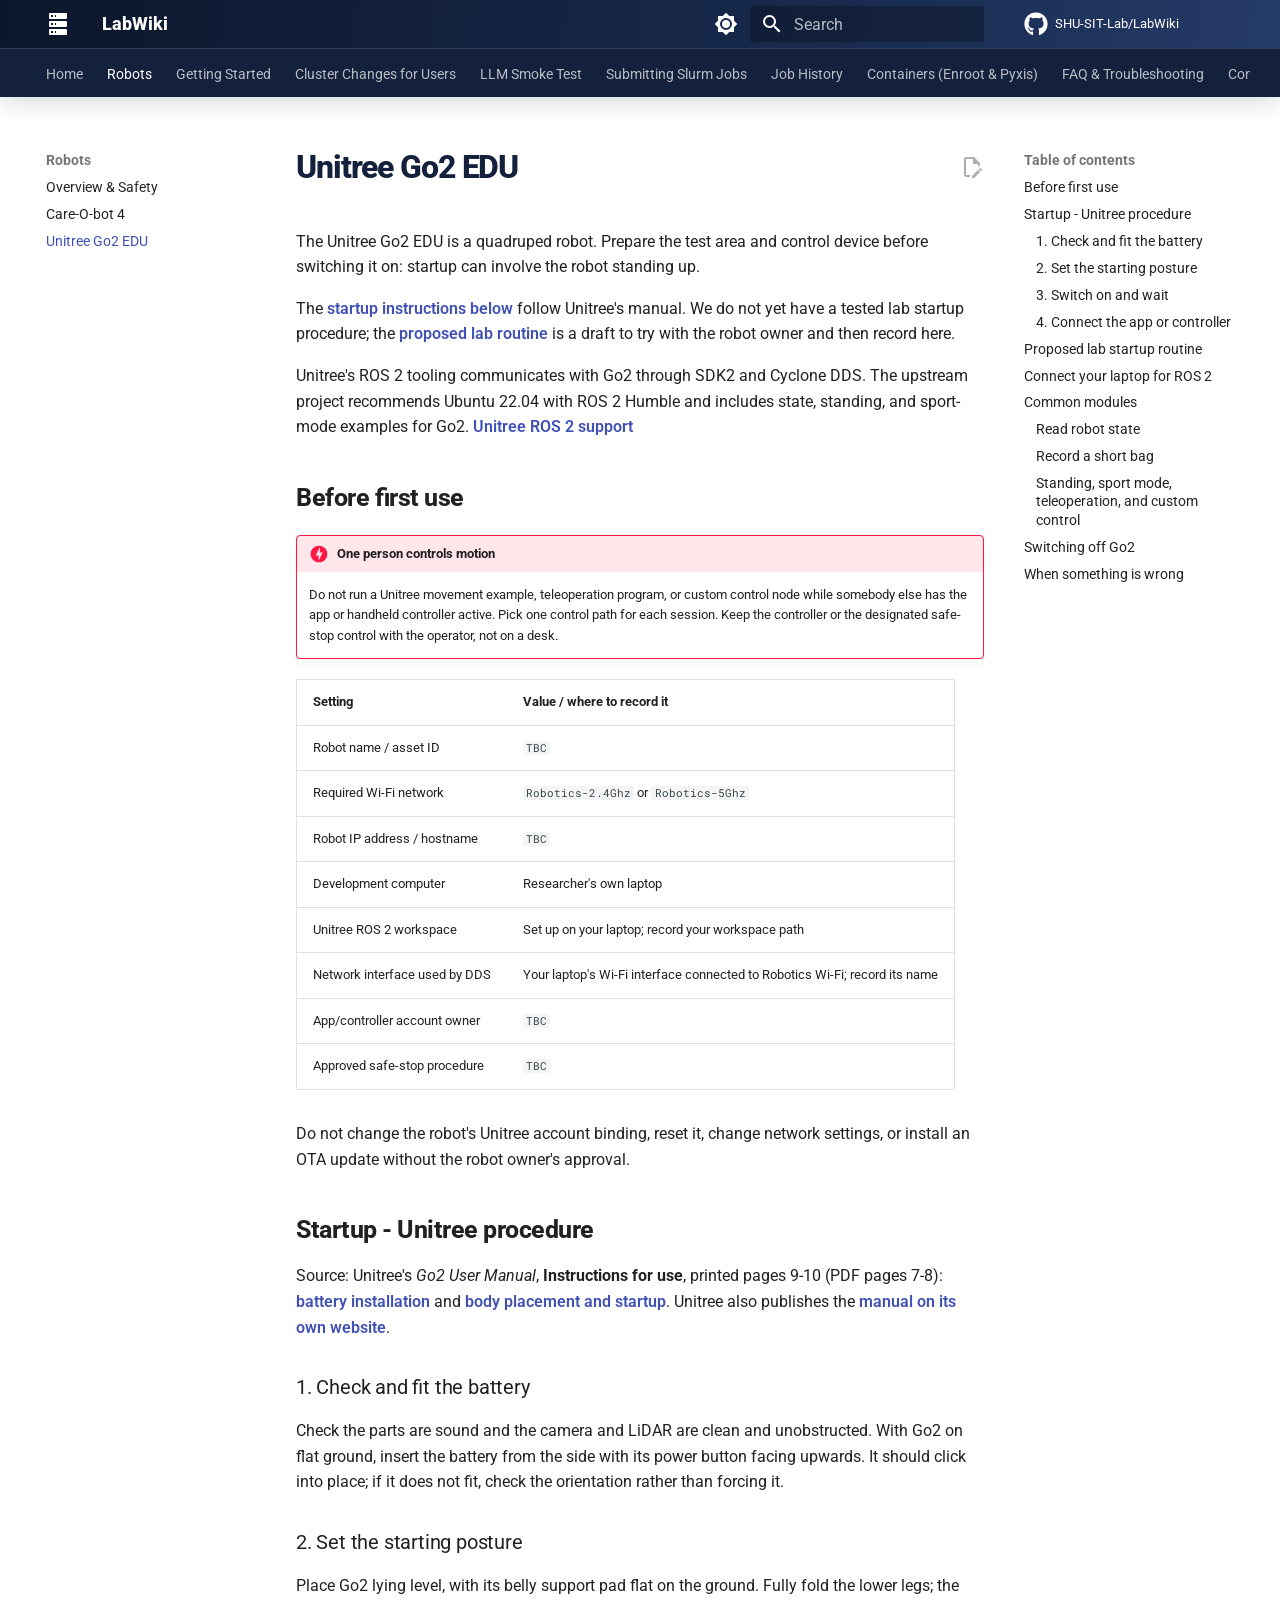
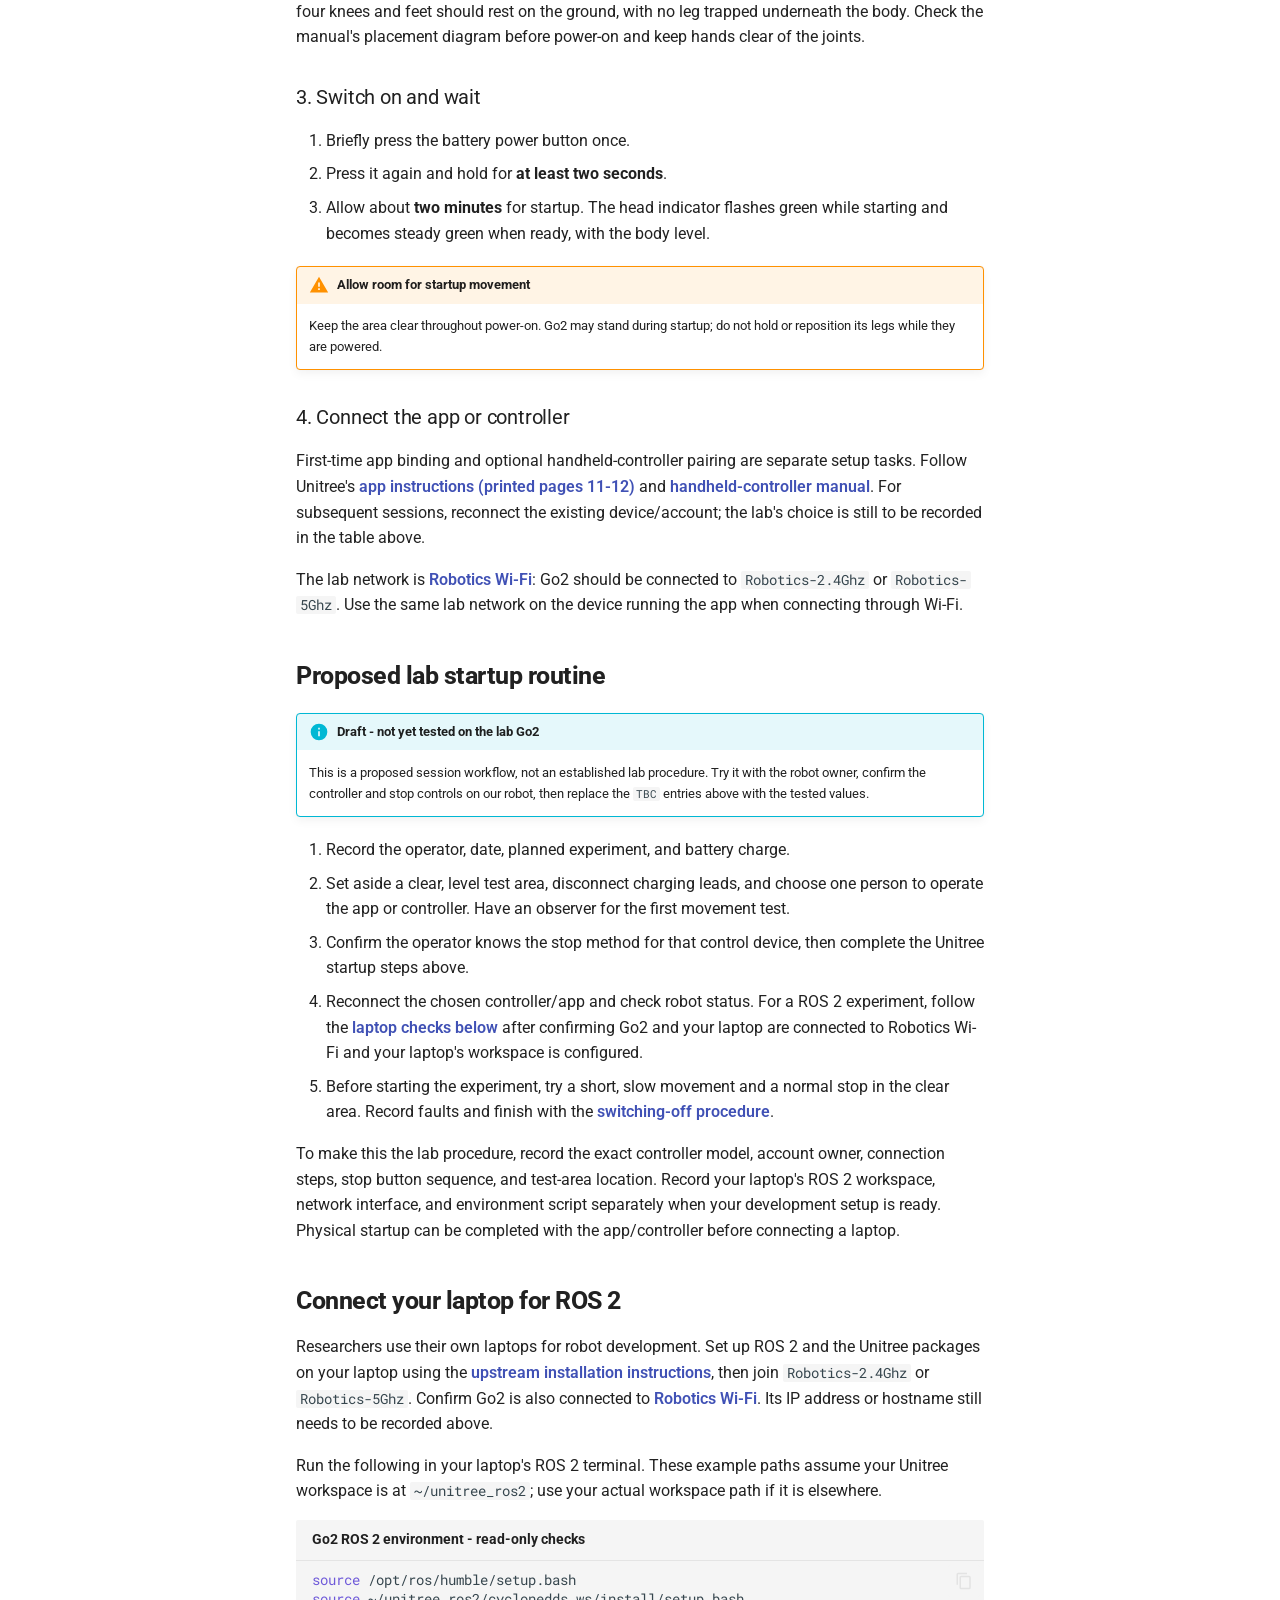
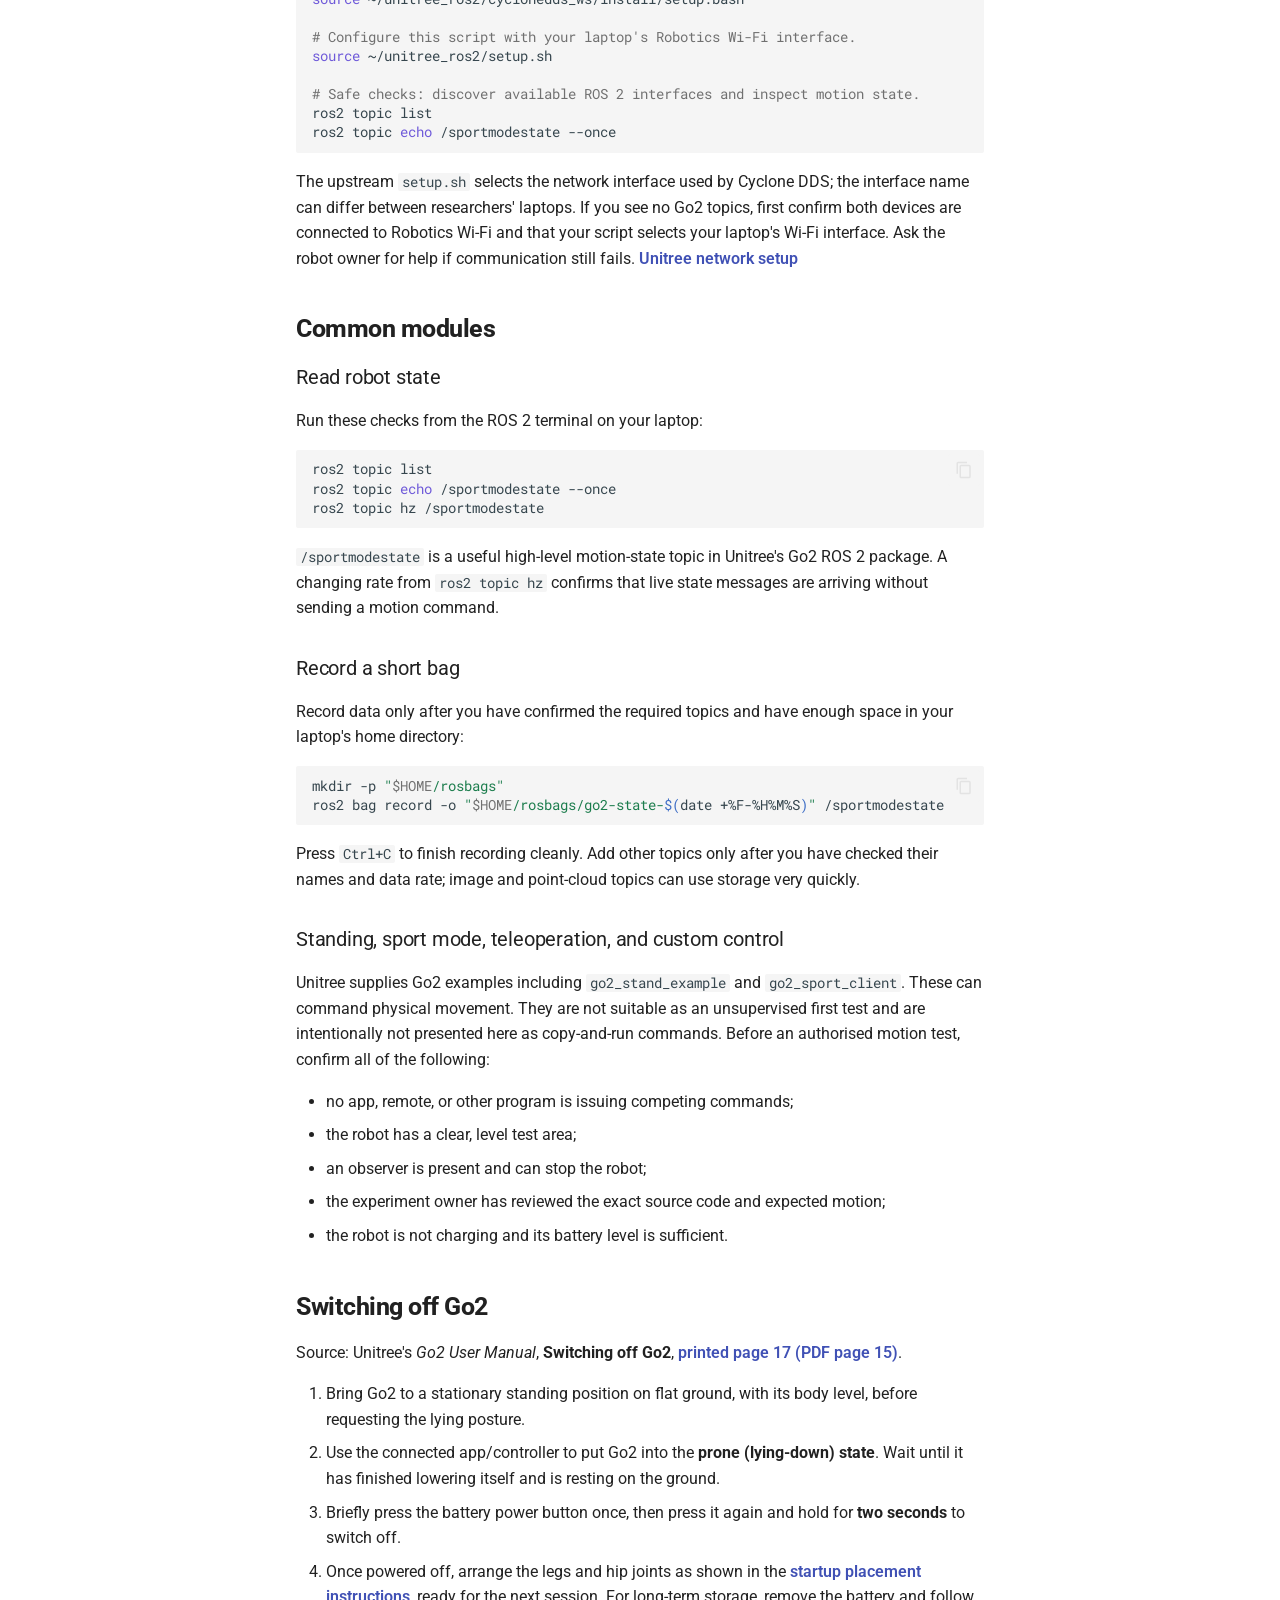
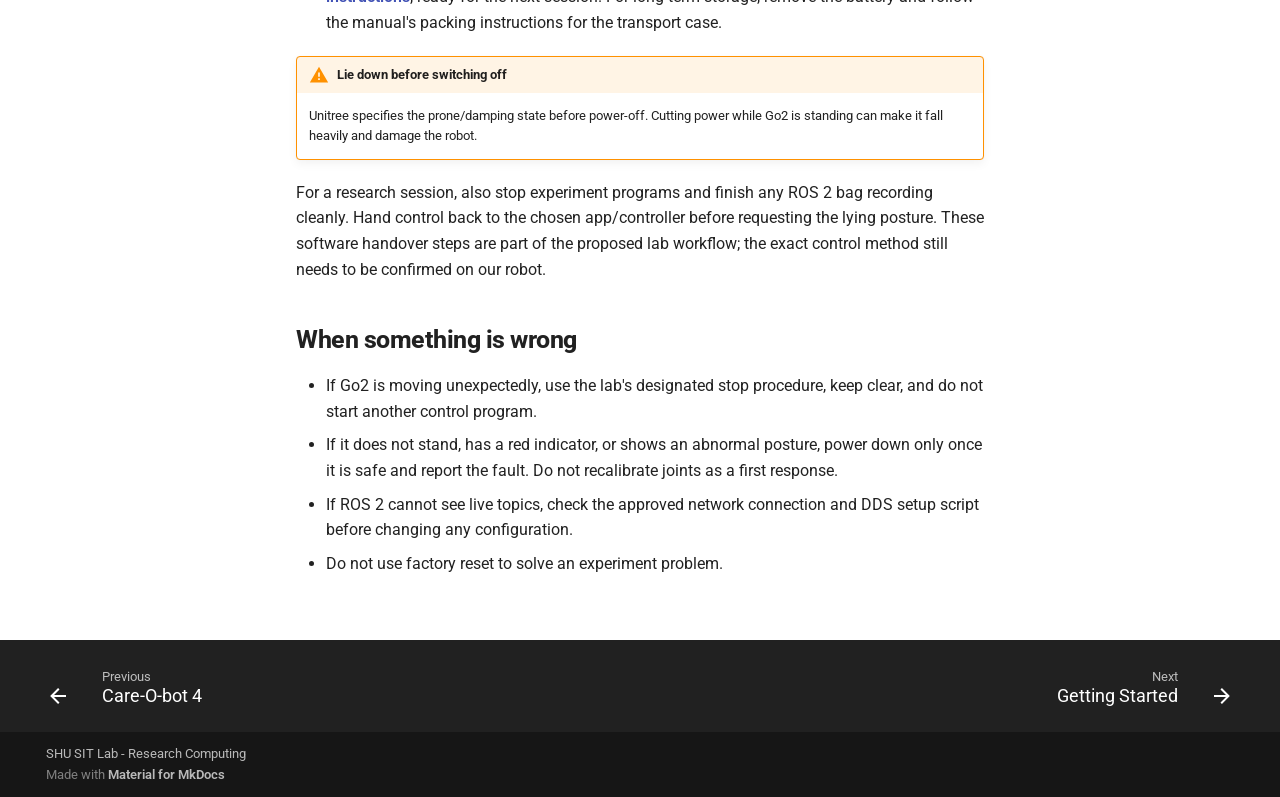
<file: robots/go2-edu/index.html>
<!doctype html>
<html lang="en" class="no-js">
  <head>
    
      <meta charset="utf-8">
      <meta name="viewport" content="width=device-width,initial-scale=1">
      
        <meta name="description" content="Documentation for SHU SIT Lab research computing and robots">
      
      
      
        <link rel="canonical" href="https://SHU-SIT-Lab.github.io/LabWiki/robots/go2-edu/">
      
      
        <link rel="prev" href="../care-o-bot-4/">
      
      
        <link rel="next" href="../../getting-started/">
      
      
        
      
      
      <link rel="icon" href="../../assets/images/favicon.png">
      <meta name="generator" content="mkdocs-1.6.1, mkdocs-material-9.8.2">
    
    
      
        <title>Unitree Go2 EDU - LabWiki</title>
      
    
    
      <link rel="stylesheet" href="../../assets/stylesheets/main.57a0d79d.min.css">
      
        
        <link rel="stylesheet" href="../../assets/stylesheets/palette.fb2fffe2.min.css">
      
      


    
    
      
    
    
      
        
        
        <link rel="preconnect" href="https://fonts.gstatic.com" crossorigin>
        <link rel="stylesheet" href="https://fonts.googleapis.com/css?family=Roboto:300,300i,400,400i,700,700i%7CRoboto+Mono:400,400i,700,700i&display=fallback">
        <style>:root{--md-text-font:"Roboto";--md-code-font:"Roboto Mono"}</style>
      
    
    
      <link rel="stylesheet" href="../../stylesheets/extra.css">
    
    <script>__md_scope=new URL("../..",location),__md_hash=e=>[...e].reduce(((e,_)=>(e<<5)-e+_.charCodeAt(0)),0),__md_get=(e,_=localStorage,t=__md_scope)=>JSON.parse(_.getItem(t.pathname+"."+e)),__md_set=(e,_,t=localStorage,a=__md_scope)=>{try{t.setItem(a.pathname+"."+e,JSON.stringify(_))}catch(e){}}</script>
    
      

    
    
  </head>
  
  
    
    
      
    
    
    
    
    <body dir="ltr" data-md-color-scheme="default" data-md-color-primary="indigo" data-md-color-accent="indigo">
  
    
    <input class="md-toggle" data-md-toggle="drawer" type="checkbox" id="__drawer" autocomplete="off">
    <input class="md-toggle" data-md-toggle="search" type="checkbox" id="__search" autocomplete="off">
    <label class="md-overlay" for="__drawer"></label>
    <div data-md-component="skip">
      
        
        <a href="#unitree-go2-edu" class="md-skip">
          Skip to content
        </a>
      
    </div>
    <div data-md-component="announce">
      
    </div>
    
    
      

  

<header class="md-header md-header--shadow md-header--lifted" data-md-component="header">
  <nav class="md-header__inner md-grid" aria-label="Header">
    <a href="../.." title="LabWiki" class="md-header__button md-logo" aria-label="LabWiki" data-md-component="logo">
      
  
  <svg xmlns="http://www.w3.org/2000/svg" viewBox="0 0 24 24"><path d="M4 1h16a1 1 0 0 1 1 1v4a1 1 0 0 1-1 1H4a1 1 0 0 1-1-1V2a1 1 0 0 1 1-1m0 8h16a1 1 0 0 1 1 1v4a1 1 0 0 1-1 1H4a1 1 0 0 1-1-1v-4a1 1 0 0 1 1-1m0 8h16a1 1 0 0 1 1 1v4a1 1 0 0 1-1 1H4a1 1 0 0 1-1-1v-4a1 1 0 0 1 1-1M9 5h1V3H9zm0 8h1v-2H9zm0 8h1v-2H9zM5 3v2h2V3zm0 8v2h2v-2zm0 8v2h2v-2z"/></svg>

    </a>
    <label class="md-header__button md-icon" for="__drawer">
      
      <svg xmlns="http://www.w3.org/2000/svg" viewBox="0 0 24 24"><path d="M3 6h18v2H3zm0 5h18v2H3zm0 5h18v2H3z"/></svg>
    </label>
    <div class="md-header__title" data-md-component="header-title">
      <div class="md-header__ellipsis">
        <div class="md-header__topic">
          <span class="md-ellipsis">
            LabWiki
          </span>
        </div>
        <div class="md-header__topic" data-md-component="header-topic">
          <span class="md-ellipsis">
            
              Unitree Go2 EDU
            
          </span>
        </div>
      </div>
    </div>
    
      
        <form class="md-header__option" data-md-component="palette">
  
    
    
    
    <input class="md-option" data-md-color-media="" data-md-color-scheme="default" data-md-color-primary="indigo" data-md-color-accent="indigo"  aria-label="Switch to dark mode"  type="radio" name="__palette" id="__palette_0">
    
      <label class="md-header__button md-icon" title="Switch to dark mode" for="__palette_1" hidden>
        <svg xmlns="http://www.w3.org/2000/svg" viewBox="0 0 24 24"><path d="M12 8a4 4 0 0 0-4 4 4 4 0 0 0 4 4 4 4 0 0 0 4-4 4 4 0 0 0-4-4m0 10a6 6 0 0 1-6-6 6 6 0 0 1 6-6 6 6 0 0 1 6 6 6 6 0 0 1-6 6m8-9.31V4h-4.69L12 .69 8.69 4H4v4.69L.69 12 4 15.31V20h4.69L12 23.31 15.31 20H20v-4.69L23.31 12z"/></svg>
      </label>
    
  
    
    
    
    <input class="md-option" data-md-color-media="" data-md-color-scheme="slate" data-md-color-primary="indigo" data-md-color-accent="indigo"  aria-label="Switch to light mode"  type="radio" name="__palette" id="__palette_1">
    
      <label class="md-header__button md-icon" title="Switch to light mode" for="__palette_0" hidden>
        <svg xmlns="http://www.w3.org/2000/svg" viewBox="0 0 24 24"><path d="M12 18c-.89 0-1.74-.2-2.5-.55C11.56 16.5 13 14.42 13 12s-1.44-4.5-3.5-5.45C10.26 6.2 11.11 6 12 6a6 6 0 0 1 6 6 6 6 0 0 1-6 6m8-9.31V4h-4.69L12 .69 8.69 4H4v4.69L.69 12 4 15.31V20h4.69L12 23.31 15.31 20H20v-4.69L23.31 12z"/></svg>
      </label>
    
  
</form>
      
    
    
      <script>var palette=__md_get("__palette");if(palette&&palette.color){if("(prefers-color-scheme)"===palette.color.media){var media=matchMedia("(prefers-color-scheme: light)"),input=document.querySelector(media.matches?"[data-md-color-media='(prefers-color-scheme: light)']":"[data-md-color-media='(prefers-color-scheme: dark)']");palette.color.media=input.getAttribute("data-md-color-media"),palette.color.scheme=input.getAttribute("data-md-color-scheme"),palette.color.primary=input.getAttribute("data-md-color-primary"),palette.color.accent=input.getAttribute("data-md-color-accent")}for(var[key,value]of Object.entries(palette.color))document.body.setAttribute("data-md-color-"+key,value)}</script>
    
    
    
      
      
        <label class="md-header__button md-icon" for="__search">
          
          <svg xmlns="http://www.w3.org/2000/svg" viewBox="0 0 24 24"><path d="M9.5 3A6.5 6.5 0 0 1 16 9.5c0 1.61-.59 3.09-1.56 4.23l.27.27h.79l5 5-1.5 1.5-5-5v-.79l-.27-.27A6.52 6.52 0 0 1 9.5 16 6.5 6.5 0 0 1 3 9.5 6.5 6.5 0 0 1 9.5 3m0 2C7 5 5 7 5 9.5S7 14 9.5 14 14 12 14 9.5 12 5 9.5 5"/></svg>
        </label>
        <div class="md-search" data-md-component="search" role="dialog">
  <label class="md-search__overlay" for="__search"></label>
  <div class="md-search__inner" role="search">
    <form class="md-search__form" name="search">
      <input type="text" class="md-search__input" name="query" aria-label="Search" placeholder="Search" autocapitalize="off" autocorrect="off" autocomplete="off" spellcheck="false" data-md-component="search-query" required>
      <label class="md-search__icon md-icon" for="__search">
        
        <svg xmlns="http://www.w3.org/2000/svg" viewBox="0 0 24 24"><path d="M9.5 3A6.5 6.5 0 0 1 16 9.5c0 1.61-.59 3.09-1.56 4.23l.27.27h.79l5 5-1.5 1.5-5-5v-.79l-.27-.27A6.52 6.52 0 0 1 9.5 16 6.5 6.5 0 0 1 3 9.5 6.5 6.5 0 0 1 9.5 3m0 2C7 5 5 7 5 9.5S7 14 9.5 14 14 12 14 9.5 12 5 9.5 5"/></svg>
        
        <svg xmlns="http://www.w3.org/2000/svg" viewBox="0 0 24 24"><path d="M20 11v2H8l5.5 5.5-1.42 1.42L4.16 12l7.92-7.92L13.5 5.5 8 11z"/></svg>
      </label>
      <nav class="md-search__options" aria-label="Search">
        
        <button type="reset" class="md-search__icon md-icon" title="Clear" aria-label="Clear" tabindex="-1">
          
          <svg xmlns="http://www.w3.org/2000/svg" viewBox="0 0 24 24"><path d="M19 6.41 17.59 5 12 10.59 6.41 5 5 6.41 10.59 12 5 17.59 6.41 19 12 13.41 17.59 19 19 17.59 13.41 12z"/></svg>
        </button>
      </nav>
      
        <div class="md-search__suggest" data-md-component="search-suggest"></div>
      
    </form>
    <div class="md-search__output">
      <div class="md-search__scrollwrap" tabindex="0" data-md-scrollfix>
        <div class="md-search-result" data-md-component="search-result">
          <div class="md-search-result__meta">
            Initializing search
          </div>
          <ol class="md-search-result__list" role="presentation"></ol>
        </div>
      </div>
    </div>
  </div>
</div>
      
    
    
      <div class="md-header__source">
        <a href="https://github.com/SHU-SIT-Lab/LabWiki" title="Go to repository" class="md-source" data-md-component="source">
  <div class="md-source__icon md-icon">
    
    <svg xmlns="http://www.w3.org/2000/svg" viewBox="0 0 512 512"><!--! Font Awesome Free 7.1.0 by @fontawesome - https://fontawesome.com License - https://fontawesome.com/license/free (Icons: CC BY 4.0, Fonts: SIL OFL 1.1, Code: MIT License) Copyright 2025 Fonticons, Inc.--><path d="M173.9 397.4c0 2-2.3 3.6-5.2 3.6-3.3.3-5.6-1.3-5.6-3.6 0-2 2.3-3.6 5.2-3.6 3-.3 5.6 1.3 5.6 3.6m-31.1-4.5c-.7 2 1.3 4.3 4.3 4.9 2.6 1 5.6 0 6.2-2s-1.3-4.3-4.3-5.2c-2.6-.7-5.5.3-6.2 2.3m44.2-1.7c-2.9.7-4.9 2.6-4.6 4.9.3 2 2.9 3.3 5.9 2.6 2.9-.7 4.9-2.6 4.6-4.6-.3-1.9-3-3.2-5.9-2.9M252.8 8C114.1 8 8 113.3 8 252c0 110.9 69.8 205.8 169.5 239.2 12.8 2.3 17.3-5.6 17.3-12.1 0-6.2-.3-40.4-.3-61.4 0 0-70 15-84.7-29.8 0 0-11.4-29.1-27.8-36.6 0 0-22.9-15.7 1.6-15.4 0 0 24.9 2 38.6 25.8 21.9 38.6 58.6 27.5 72.9 20.9 2.3-16 8.8-27.1 16-33.7-55.9-6.2-112.3-14.3-112.3-110.5 0-27.5 7.6-41.3 23.6-58.9-2.6-6.5-11.1-33.3 2.6-67.9 20.9-6.5 69 27 69 27 20-5.6 41.5-8.5 62.8-8.5s42.8 2.9 62.8 8.5c0 0 48.1-33.6 69-27 13.7 34.7 5.2 61.4 2.6 67.9 16 17.7 25.8 31.5 25.8 58.9 0 96.5-58.9 104.2-114.8 110.5 9.2 7.9 17 22.9 17 46.4 0 33.7-.3 75.4-.3 83.6 0 6.5 4.6 14.4 17.3 12.1C436.2 457.8 504 362.9 504 252 504 113.3 391.5 8 252.8 8M105.2 352.9c-1.3 1-1 3.3.7 5.2 1.6 1.6 3.9 2.3 5.2 1 1.3-1 1-3.3-.7-5.2-1.6-1.6-3.9-2.3-5.2-1m-10.8-8.1c-.7 1.3.3 2.9 2.3 3.9 1.6 1 3.6.7 4.3-.7.7-1.3-.3-2.9-2.3-3.9-2-.6-3.6-.3-4.3.7m32.4 35.6c-1.6 1.3-1 4.3 1.3 6.2 2.3 2.3 5.2 2.6 6.5 1 1.3-1.3.7-4.3-1.3-6.2-2.2-2.3-5.2-2.6-6.5-1m-11.4-14.7c-1.6 1-1.6 3.6 0 5.9s4.3 3.3 5.6 2.3c1.6-1.3 1.6-3.9 0-6.2-1.4-2.3-4-3.3-5.6-2"/></svg>
  </div>
  <div class="md-source__repository">
    SHU-SIT-Lab/LabWiki
  </div>
</a>
      </div>
    
  </nav>
  
    
      
<nav class="md-tabs" aria-label="Tabs" data-md-component="tabs">
  <div class="md-grid">
    <ul class="md-tabs__list">
      
        
  
  
  
  
    <li class="md-tabs__item">
      <a href="../.." class="md-tabs__link">
        
  
  
    
  
  Home

      </a>
    </li>
  

      
        
  
  
  
    
  
  
    
    
      <li class="md-tabs__item md-tabs__item--active">
        <a href="../" class="md-tabs__link">
          
  
  
  Robots

        </a>
      </li>
    
  

      
        
  
  
  
  
    <li class="md-tabs__item">
      <a href="../../getting-started/" class="md-tabs__link">
        
  
  
    
  
  Getting Started

      </a>
    </li>
  

      
        
  
  
  
  
    <li class="md-tabs__item">
      <a href="../../cluster-updates/" class="md-tabs__link">
        
  
  
    
  
  Cluster Changes for Users

      </a>
    </li>
  

      
        
  
  
  
  
    <li class="md-tabs__item">
      <a href="../../llm-smoke-test/" class="md-tabs__link">
        
  
  
    
  
  LLM Smoke Test

      </a>
    </li>
  

      
        
  
  
  
  
    <li class="md-tabs__item">
      <a href="../../slurm-jobs/" class="md-tabs__link">
        
  
  
    
  
  Submitting Slurm Jobs

      </a>
    </li>
  

      
        
  
  
  
  
    <li class="md-tabs__item">
      <a href="../../job-history/" class="md-tabs__link">
        
  
  
    
  
  Job History

      </a>
    </li>
  

      
        
  
  
  
  
    <li class="md-tabs__item">
      <a href="../../containers/" class="md-tabs__link">
        
  
  
    
  
  Containers (Enroot & Pyxis)

      </a>
    </li>
  

      
        
  
  
  
  
    <li class="md-tabs__item">
      <a href="../../faq/" class="md-tabs__link">
        
  
  
    
  
  FAQ & Troubleshooting

      </a>
    </li>
  

      
        
  
  
  
  
    <li class="md-tabs__item">
      <a href="../../contributing/" class="md-tabs__link">
        
  
  
    
  
  Contributing to These Docs

      </a>
    </li>
  

      
    </ul>
  </div>
</nav>
    
  
</header>
    
    <div class="md-container" data-md-component="container">
      
      
        
      
      <main class="md-main" data-md-component="main">
        <div class="md-main__inner md-grid">
          
            
              
              <div class="md-sidebar md-sidebar--primary" data-md-component="sidebar" data-md-type="navigation" >
                <div class="md-sidebar__scrollwrap">
                  <div class="md-sidebar__inner">
                    


  


<nav class="md-nav md-nav--primary md-nav--lifted" aria-label="Navigation" data-md-level="0">
  <label class="md-nav__title" for="__drawer">
    <a href="../.." title="LabWiki" class="md-nav__button md-logo" aria-label="LabWiki" data-md-component="logo">
      
  
  <svg xmlns="http://www.w3.org/2000/svg" viewBox="0 0 24 24"><path d="M4 1h16a1 1 0 0 1 1 1v4a1 1 0 0 1-1 1H4a1 1 0 0 1-1-1V2a1 1 0 0 1 1-1m0 8h16a1 1 0 0 1 1 1v4a1 1 0 0 1-1 1H4a1 1 0 0 1-1-1v-4a1 1 0 0 1 1-1m0 8h16a1 1 0 0 1 1 1v4a1 1 0 0 1-1 1H4a1 1 0 0 1-1-1v-4a1 1 0 0 1 1-1M9 5h1V3H9zm0 8h1v-2H9zm0 8h1v-2H9zM5 3v2h2V3zm0 8v2h2v-2zm0 8v2h2v-2z"/></svg>

    </a>
    LabWiki
  </label>
  
    <div class="md-nav__source">
      <a href="https://github.com/SHU-SIT-Lab/LabWiki" title="Go to repository" class="md-source" data-md-component="source">
  <div class="md-source__icon md-icon">
    
    <svg xmlns="http://www.w3.org/2000/svg" viewBox="0 0 512 512"><!--! Font Awesome Free 7.1.0 by @fontawesome - https://fontawesome.com License - https://fontawesome.com/license/free (Icons: CC BY 4.0, Fonts: SIL OFL 1.1, Code: MIT License) Copyright 2025 Fonticons, Inc.--><path d="M173.9 397.4c0 2-2.3 3.6-5.2 3.6-3.3.3-5.6-1.3-5.6-3.6 0-2 2.3-3.6 5.2-3.6 3-.3 5.6 1.3 5.6 3.6m-31.1-4.5c-.7 2 1.3 4.3 4.3 4.9 2.6 1 5.6 0 6.2-2s-1.3-4.3-4.3-5.2c-2.6-.7-5.5.3-6.2 2.3m44.2-1.7c-2.9.7-4.9 2.6-4.6 4.9.3 2 2.9 3.3 5.9 2.6 2.9-.7 4.9-2.6 4.6-4.6-.3-1.9-3-3.2-5.9-2.9M252.8 8C114.1 8 8 113.3 8 252c0 110.9 69.8 205.8 169.5 239.2 12.8 2.3 17.3-5.6 17.3-12.1 0-6.2-.3-40.4-.3-61.4 0 0-70 15-84.7-29.8 0 0-11.4-29.1-27.8-36.6 0 0-22.9-15.7 1.6-15.4 0 0 24.9 2 38.6 25.8 21.9 38.6 58.6 27.5 72.9 20.9 2.3-16 8.8-27.1 16-33.7-55.9-6.2-112.3-14.3-112.3-110.5 0-27.5 7.6-41.3 23.6-58.9-2.6-6.5-11.1-33.3 2.6-67.9 20.9-6.5 69 27 69 27 20-5.6 41.5-8.5 62.8-8.5s42.8 2.9 62.8 8.5c0 0 48.1-33.6 69-27 13.7 34.7 5.2 61.4 2.6 67.9 16 17.7 25.8 31.5 25.8 58.9 0 96.5-58.9 104.2-114.8 110.5 9.2 7.9 17 22.9 17 46.4 0 33.7-.3 75.4-.3 83.6 0 6.5 4.6 14.4 17.3 12.1C436.2 457.8 504 362.9 504 252 504 113.3 391.5 8 252.8 8M105.2 352.9c-1.3 1-1 3.3.7 5.2 1.6 1.6 3.9 2.3 5.2 1 1.3-1 1-3.3-.7-5.2-1.6-1.6-3.9-2.3-5.2-1m-10.8-8.1c-.7 1.3.3 2.9 2.3 3.9 1.6 1 3.6.7 4.3-.7.7-1.3-.3-2.9-2.3-3.9-2-.6-3.6-.3-4.3.7m32.4 35.6c-1.6 1.3-1 4.3 1.3 6.2 2.3 2.3 5.2 2.6 6.5 1 1.3-1.3.7-4.3-1.3-6.2-2.2-2.3-5.2-2.6-6.5-1m-11.4-14.7c-1.6 1-1.6 3.6 0 5.9s4.3 3.3 5.6 2.3c1.6-1.3 1.6-3.9 0-6.2-1.4-2.3-4-3.3-5.6-2"/></svg>
  </div>
  <div class="md-source__repository">
    SHU-SIT-Lab/LabWiki
  </div>
</a>
    </div>
  
  <ul class="md-nav__list" data-md-scrollfix>
    
      
      
  
  
  
  
    <li class="md-nav__item">
      <a href="../.." class="md-nav__link">
        
  
  
  <span class="md-ellipsis">
    
  
    Home
  

    
  </span>
  
  

      </a>
    </li>
  

    
      
      
  
  
    
  
  
  
    
    
    
    
      
        
        
      
      
        
      
    
    
    <li class="md-nav__item md-nav__item--active md-nav__item--section md-nav__item--nested">
      
        
        
        <input class="md-nav__toggle md-toggle " type="checkbox" id="__nav_2" checked>
        
          
          <label class="md-nav__link" for="__nav_2" id="__nav_2_label" tabindex="">
            
  
  
  <span class="md-ellipsis">
    
  
    Robots
  

    
  </span>
  
  

            <span class="md-nav__icon md-icon"></span>
          </label>
        
        <nav class="md-nav" data-md-level="1" aria-labelledby="__nav_2_label" aria-expanded="true">
          <label class="md-nav__title" for="__nav_2">
            <span class="md-nav__icon md-icon"></span>
            
  
    Robots
  

          </label>
          <ul class="md-nav__list" data-md-scrollfix>
            
              
                
  
  
  
  
    <li class="md-nav__item">
      <a href="../" class="md-nav__link">
        
  
  
  <span class="md-ellipsis">
    
  
    Overview & Safety
  

    
  </span>
  
  

      </a>
    </li>
  

              
            
              
                
  
  
  
  
    <li class="md-nav__item">
      <a href="../care-o-bot-4/" class="md-nav__link">
        
  
  
  <span class="md-ellipsis">
    
  
    Care-O-bot 4
  

    
  </span>
  
  

      </a>
    </li>
  

              
            
              
                
  
  
    
  
  
  
    <li class="md-nav__item md-nav__item--active">
      
      <input class="md-nav__toggle md-toggle" type="checkbox" id="__toc">
      
      
        
      
      
        <label class="md-nav__link md-nav__link--active" for="__toc">
          
  
  
  <span class="md-ellipsis">
    
  
    Unitree Go2 EDU
  

    
  </span>
  
  

          <span class="md-nav__icon md-icon"></span>
        </label>
      
      <a href="./" class="md-nav__link md-nav__link--active">
        
  
  
  <span class="md-ellipsis">
    
  
    Unitree Go2 EDU
  

    
  </span>
  
  

      </a>
      
        

<nav class="md-nav md-nav--secondary" aria-label="Table of contents">
  
  
  
    
  
  
    <label class="md-nav__title" for="__toc">
      <span class="md-nav__icon md-icon"></span>
      Table of contents
    </label>
    <ul class="md-nav__list" data-md-component="toc" data-md-scrollfix>
      
        <li class="md-nav__item">
  <a href="#before-first-use" class="md-nav__link">
    <span class="md-ellipsis">
      
        Before first use
      
    </span>
  </a>
  
</li>
      
        <li class="md-nav__item">
  <a href="#startup-unitree-procedure" class="md-nav__link">
    <span class="md-ellipsis">
      
        Startup - Unitree procedure
      
    </span>
  </a>
  
    <nav class="md-nav" aria-label="Startup - Unitree procedure">
      <ul class="md-nav__list">
        
          <li class="md-nav__item">
  <a href="#1-check-and-fit-the-battery" class="md-nav__link">
    <span class="md-ellipsis">
      
        1. Check and fit the battery
      
    </span>
  </a>
  
</li>
        
          <li class="md-nav__item">
  <a href="#2-set-the-starting-posture" class="md-nav__link">
    <span class="md-ellipsis">
      
        2. Set the starting posture
      
    </span>
  </a>
  
</li>
        
          <li class="md-nav__item">
  <a href="#3-switch-on-and-wait" class="md-nav__link">
    <span class="md-ellipsis">
      
        3. Switch on and wait
      
    </span>
  </a>
  
</li>
        
          <li class="md-nav__item">
  <a href="#4-connect-the-app-or-controller" class="md-nav__link">
    <span class="md-ellipsis">
      
        4. Connect the app or controller
      
    </span>
  </a>
  
</li>
        
      </ul>
    </nav>
  
</li>
      
        <li class="md-nav__item">
  <a href="#proposed-lab-startup-routine" class="md-nav__link">
    <span class="md-ellipsis">
      
        Proposed lab startup routine
      
    </span>
  </a>
  
</li>
      
        <li class="md-nav__item">
  <a href="#connect-your-laptop-for-ros-2" class="md-nav__link">
    <span class="md-ellipsis">
      
        Connect your laptop for ROS 2
      
    </span>
  </a>
  
</li>
      
        <li class="md-nav__item">
  <a href="#common-modules" class="md-nav__link">
    <span class="md-ellipsis">
      
        Common modules
      
    </span>
  </a>
  
    <nav class="md-nav" aria-label="Common modules">
      <ul class="md-nav__list">
        
          <li class="md-nav__item">
  <a href="#read-robot-state" class="md-nav__link">
    <span class="md-ellipsis">
      
        Read robot state
      
    </span>
  </a>
  
</li>
        
          <li class="md-nav__item">
  <a href="#record-a-short-bag" class="md-nav__link">
    <span class="md-ellipsis">
      
        Record a short bag
      
    </span>
  </a>
  
</li>
        
          <li class="md-nav__item">
  <a href="#standing-sport-mode-teleoperation-and-custom-control" class="md-nav__link">
    <span class="md-ellipsis">
      
        Standing, sport mode, teleoperation, and custom control
      
    </span>
  </a>
  
</li>
        
      </ul>
    </nav>
  
</li>
      
        <li class="md-nav__item">
  <a href="#switching-off-go2" class="md-nav__link">
    <span class="md-ellipsis">
      
        Switching off Go2
      
    </span>
  </a>
  
</li>
      
        <li class="md-nav__item">
  <a href="#when-something-is-wrong" class="md-nav__link">
    <span class="md-ellipsis">
      
        When something is wrong
      
    </span>
  </a>
  
</li>
      
    </ul>
  
</nav>
      
    </li>
  

              
            
          </ul>
        </nav>
      
    </li>
  

    
      
      
  
  
  
  
    <li class="md-nav__item">
      <a href="../../getting-started/" class="md-nav__link">
        
  
  
  <span class="md-ellipsis">
    
  
    Getting Started
  

    
  </span>
  
  

      </a>
    </li>
  

    
      
      
  
  
  
  
    <li class="md-nav__item">
      <a href="../../cluster-updates/" class="md-nav__link">
        
  
  
  <span class="md-ellipsis">
    
  
    Cluster Changes for Users
  

    
  </span>
  
  

      </a>
    </li>
  

    
      
      
  
  
  
  
    <li class="md-nav__item">
      <a href="../../llm-smoke-test/" class="md-nav__link">
        
  
  
  <span class="md-ellipsis">
    
  
    LLM Smoke Test
  

    
  </span>
  
  

      </a>
    </li>
  

    
      
      
  
  
  
  
    <li class="md-nav__item">
      <a href="../../slurm-jobs/" class="md-nav__link">
        
  
  
  <span class="md-ellipsis">
    
  
    Submitting Slurm Jobs
  

    
  </span>
  
  

      </a>
    </li>
  

    
      
      
  
  
  
  
    <li class="md-nav__item">
      <a href="../../job-history/" class="md-nav__link">
        
  
  
  <span class="md-ellipsis">
    
  
    Job History
  

    
  </span>
  
  

      </a>
    </li>
  

    
      
      
  
  
  
  
    <li class="md-nav__item">
      <a href="../../containers/" class="md-nav__link">
        
  
  
  <span class="md-ellipsis">
    
  
    Containers (Enroot & Pyxis)
  

    
  </span>
  
  

      </a>
    </li>
  

    
      
      
  
  
  
  
    <li class="md-nav__item">
      <a href="../../faq/" class="md-nav__link">
        
  
  
  <span class="md-ellipsis">
    
  
    FAQ & Troubleshooting
  

    
  </span>
  
  

      </a>
    </li>
  

    
      
      
  
  
  
  
    <li class="md-nav__item">
      <a href="../../contributing/" class="md-nav__link">
        
  
  
  <span class="md-ellipsis">
    
  
    Contributing to These Docs
  

    
  </span>
  
  

      </a>
    </li>
  

    
  </ul>
</nav>
                  </div>
                </div>
              </div>
            
            
              
              <div class="md-sidebar md-sidebar--secondary" data-md-component="sidebar" data-md-type="toc" >
                <div class="md-sidebar__scrollwrap">
                  <div class="md-sidebar__inner">
                    

<nav class="md-nav md-nav--secondary" aria-label="Table of contents">
  
  
  
    
  
  
    <label class="md-nav__title" for="__toc">
      <span class="md-nav__icon md-icon"></span>
      Table of contents
    </label>
    <ul class="md-nav__list" data-md-component="toc" data-md-scrollfix>
      
        <li class="md-nav__item">
  <a href="#before-first-use" class="md-nav__link">
    <span class="md-ellipsis">
      
        Before first use
      
    </span>
  </a>
  
</li>
      
        <li class="md-nav__item">
  <a href="#startup-unitree-procedure" class="md-nav__link">
    <span class="md-ellipsis">
      
        Startup - Unitree procedure
      
    </span>
  </a>
  
    <nav class="md-nav" aria-label="Startup - Unitree procedure">
      <ul class="md-nav__list">
        
          <li class="md-nav__item">
  <a href="#1-check-and-fit-the-battery" class="md-nav__link">
    <span class="md-ellipsis">
      
        1. Check and fit the battery
      
    </span>
  </a>
  
</li>
        
          <li class="md-nav__item">
  <a href="#2-set-the-starting-posture" class="md-nav__link">
    <span class="md-ellipsis">
      
        2. Set the starting posture
      
    </span>
  </a>
  
</li>
        
          <li class="md-nav__item">
  <a href="#3-switch-on-and-wait" class="md-nav__link">
    <span class="md-ellipsis">
      
        3. Switch on and wait
      
    </span>
  </a>
  
</li>
        
          <li class="md-nav__item">
  <a href="#4-connect-the-app-or-controller" class="md-nav__link">
    <span class="md-ellipsis">
      
        4. Connect the app or controller
      
    </span>
  </a>
  
</li>
        
      </ul>
    </nav>
  
</li>
      
        <li class="md-nav__item">
  <a href="#proposed-lab-startup-routine" class="md-nav__link">
    <span class="md-ellipsis">
      
        Proposed lab startup routine
      
    </span>
  </a>
  
</li>
      
        <li class="md-nav__item">
  <a href="#connect-your-laptop-for-ros-2" class="md-nav__link">
    <span class="md-ellipsis">
      
        Connect your laptop for ROS 2
      
    </span>
  </a>
  
</li>
      
        <li class="md-nav__item">
  <a href="#common-modules" class="md-nav__link">
    <span class="md-ellipsis">
      
        Common modules
      
    </span>
  </a>
  
    <nav class="md-nav" aria-label="Common modules">
      <ul class="md-nav__list">
        
          <li class="md-nav__item">
  <a href="#read-robot-state" class="md-nav__link">
    <span class="md-ellipsis">
      
        Read robot state
      
    </span>
  </a>
  
</li>
        
          <li class="md-nav__item">
  <a href="#record-a-short-bag" class="md-nav__link">
    <span class="md-ellipsis">
      
        Record a short bag
      
    </span>
  </a>
  
</li>
        
          <li class="md-nav__item">
  <a href="#standing-sport-mode-teleoperation-and-custom-control" class="md-nav__link">
    <span class="md-ellipsis">
      
        Standing, sport mode, teleoperation, and custom control
      
    </span>
  </a>
  
</li>
        
      </ul>
    </nav>
  
</li>
      
        <li class="md-nav__item">
  <a href="#switching-off-go2" class="md-nav__link">
    <span class="md-ellipsis">
      
        Switching off Go2
      
    </span>
  </a>
  
</li>
      
        <li class="md-nav__item">
  <a href="#when-something-is-wrong" class="md-nav__link">
    <span class="md-ellipsis">
      
        When something is wrong
      
    </span>
  </a>
  
</li>
      
    </ul>
  
</nav>
                  </div>
                </div>
              </div>
            
          
          
            <div class="md-content" data-md-component="content">
              
              <article class="md-content__inner md-typeset">
                
                  


  
    <a href="https://github.com/SHU-SIT-Lab/LabWiki/edit/main/docs/robots/go2-edu.md" title="Edit this page" class="md-content__button md-icon" rel="edit">
      
      <svg xmlns="http://www.w3.org/2000/svg" viewBox="0 0 24 24"><path d="M10 20H6V4h7v5h5v3.1l2-2V8l-6-6H6c-1.1 0-2 .9-2 2v16c0 1.1.9 2 2 2h4zm10.2-7c.1 0 .3.1.4.2l1.3 1.3c.2.2.2.6 0 .8l-1 1-2.1-2.1 1-1c.1-.1.2-.2.4-.2m0 3.9L14.1 23H12v-2.1l6.1-6.1z"/></svg>
    </a>
  
  


<h1 id="unitree-go2-edu">Unitree Go2 EDU<a class="headerlink" href="#unitree-go2-edu" title="Permanent link">&para;</a></h1>
<p>The Unitree Go2 EDU is a quadruped robot. Prepare the test area and control
device before switching it on: startup can involve the robot standing up.</p>
<p>The <a href="#startup-unitree-procedure">startup instructions below</a> follow Unitree's
manual. We do not yet have a tested lab startup procedure; the
<a href="#proposed-lab-startup-routine">proposed lab routine</a> is a draft to try with the
robot owner and then record here.</p>
<p>Unitree's ROS 2 tooling communicates with Go2 through SDK2 and Cyclone DDS.
The upstream project recommends Ubuntu 22.04 with ROS 2 Humble and includes
state, standing, and sport-mode examples for Go2. <a href="https://github.com/unitreerobotics/unitree_ros2">Unitree ROS 2 support</a></p>
<h2 id="before-first-use">Before first use<a class="headerlink" href="#before-first-use" title="Permanent link">&para;</a></h2>
<div class="admonition danger">
<p class="admonition-title">One person controls motion</p>
<p>Do not run a Unitree movement example, teleoperation program, or custom
control node while somebody else has the app or handheld controller active.
Pick one control path for each session. Keep the controller or the
designated safe-stop control with the operator, not on a desk.</p>
</div>
<table>
<thead>
<tr>
<th>Setting</th>
<th>Value / where to record it</th>
</tr>
</thead>
<tbody>
<tr>
<td>Robot name / asset ID</td>
<td><code>TBC</code></td>
</tr>
<tr>
<td>Required Wi-Fi network</td>
<td><code>Robotics-2.4Ghz</code> or <code>Robotics-5Ghz</code></td>
</tr>
<tr>
<td>Robot IP address / hostname</td>
<td><code>TBC</code></td>
</tr>
<tr>
<td>Development computer</td>
<td>Researcher's own laptop</td>
</tr>
<tr>
<td>Unitree ROS 2 workspace</td>
<td>Set up on your laptop; record your workspace path</td>
</tr>
<tr>
<td>Network interface used by DDS</td>
<td>Your laptop's Wi-Fi interface connected to Robotics Wi-Fi; record its name</td>
</tr>
<tr>
<td>App/controller account owner</td>
<td><code>TBC</code></td>
</tr>
<tr>
<td>Approved safe-stop procedure</td>
<td><code>TBC</code></td>
</tr>
</tbody>
</table>
<p>Do not change the robot's Unitree account binding, reset it, change
network settings, or install an OTA update without the robot owner's approval.</p>
<h2 id="startup-unitree-procedure">Startup - Unitree procedure<a class="headerlink" href="#startup-unitree-procedure" title="Permanent link">&para;</a></h2>
<p>Source: Unitree's <em>Go2 User Manual</em>, <strong>Instructions for use</strong>, printed pages
9-10 (PDF pages 7-8):
<a href="https://static.generation-robots.com/media/Go2-User-Manual.pdf#page=7">battery installation</a>
and <a href="https://static.generation-robots.com/media/Go2-User-Manual.pdf#page=8">body placement and startup</a>.
Unitree also publishes the <a href="https://marketing.unitree.com/article/en/Go2/User_Manual.html">manual on its own website</a>.</p>
<h3 id="1-check-and-fit-the-battery">1. Check and fit the battery<a class="headerlink" href="#1-check-and-fit-the-battery" title="Permanent link">&para;</a></h3>
<p>Check the parts are sound and the camera and LiDAR are clean and unobstructed.
With Go2 on flat ground, insert the battery from the side with its power
button facing upwards. It should click into place; if it does not fit, check
the orientation rather than forcing it.</p>
<h3 id="2-set-the-starting-posture">2. Set the starting posture<a class="headerlink" href="#2-set-the-starting-posture" title="Permanent link">&para;</a></h3>
<p>Place Go2 lying level, with its belly support pad flat on the ground. Fully
fold the lower legs; the four knees and feet should rest on the ground, with
no leg trapped underneath the body. Check the manual's placement diagram
before power-on and keep hands clear of the joints.</p>
<h3 id="3-switch-on-and-wait">3. Switch on and wait<a class="headerlink" href="#3-switch-on-and-wait" title="Permanent link">&para;</a></h3>
<ol>
<li>Briefly press the battery power button once.</li>
<li>Press it again and hold for <strong>at least two seconds</strong>.</li>
<li>Allow about <strong>two minutes</strong> for startup. The head indicator flashes green
   while starting and becomes steady green when ready, with the body level.</li>
</ol>
<div class="admonition warning">
<p class="admonition-title">Allow room for startup movement</p>
<p>Keep the area clear throughout power-on. Go2 may stand during startup;
do not hold or reposition its legs while they are powered.</p>
</div>
<h3 id="4-connect-the-app-or-controller">4. Connect the app or controller<a class="headerlink" href="#4-connect-the-app-or-controller" title="Permanent link">&para;</a></h3>
<p>First-time app binding and optional handheld-controller pairing are separate
setup tasks. Follow Unitree's
<a href="https://static.generation-robots.com/media/Go2-User-Manual.pdf#page=9">app instructions (printed pages 11-12)</a>
and <a href="https://marketing.unitree.com/article/en/Go2/Handheld_Remote_Control.html">handheld-controller manual</a>.
For subsequent sessions, reconnect the existing device/account; the lab's
choice is still to be recorded in the table above.</p>
<p>The lab network is <a href="../#robotics-wi-fi">Robotics Wi-Fi</a>: Go2 should be
connected to <code>Robotics-2.4Ghz</code> or <code>Robotics-5Ghz</code>. Use the same lab network on
the device running the app when connecting through Wi-Fi.</p>
<h2 id="proposed-lab-startup-routine">Proposed lab startup routine<a class="headerlink" href="#proposed-lab-startup-routine" title="Permanent link">&para;</a></h2>
<div class="admonition info">
<p class="admonition-title">Draft - not yet tested on the lab Go2</p>
<p>This is a proposed session workflow, not an established lab procedure.
Try it with the robot owner, confirm the controller and stop controls on
our robot, then replace the <code>TBC</code> entries above with the tested values.</p>
</div>
<ol>
<li>Record the operator, date, planned experiment, and battery charge.</li>
<li>Set aside a clear, level test area, disconnect charging leads, and choose
   one person to operate the app or controller. Have an observer for the
   first movement test.</li>
<li>Confirm the operator knows the stop method for that control device, then
   complete the Unitree startup steps above.</li>
<li>Reconnect the chosen controller/app and check robot status. For a ROS 2
   experiment, follow the <a href="#connect-your-laptop-for-ros-2">laptop checks below</a>
   after confirming Go2 and your laptop are connected to Robotics Wi-Fi and
   your laptop's workspace is configured.</li>
<li>Before starting the experiment, try a short, slow movement and a normal
   stop in the clear area. Record faults and finish with the
   <a href="#switching-off-go2">switching-off procedure</a>.</li>
</ol>
<p>To make this the lab procedure, record the exact controller model, account
owner, connection steps, stop button sequence, and test-area location. Record
your laptop's ROS 2 workspace, network interface, and environment script
separately when your development setup is ready. Physical startup can be
completed with the app/controller before connecting a laptop.</p>
<h2 id="connect-your-laptop-for-ros-2">Connect your laptop for ROS 2<a class="headerlink" href="#connect-your-laptop-for-ros-2" title="Permanent link">&para;</a></h2>
<p>Researchers use their own laptops for robot development. Set up ROS 2 and
the Unitree packages on your laptop using the
<a href="https://github.com/unitreerobotics/unitree_ros2">upstream installation instructions</a>,
then join <code>Robotics-2.4Ghz</code> or <code>Robotics-5Ghz</code>. Confirm Go2 is also connected
to <a href="../#robotics-wi-fi">Robotics Wi-Fi</a>. Its IP address or hostname still
needs to be recorded above.</p>
<p>Run the following in your laptop's ROS 2 terminal. These example paths assume
your Unitree workspace is at <code>~/unitree_ros2</code>; use your actual workspace path
if it is elsewhere.</p>
<div class="highlight"><span class="filename">Go2 ROS 2 environment - read-only checks</span><pre><span></span><code><span class="nb">source</span><span class="w"> </span>/opt/ros/humble/setup.bash
<span class="nb">source</span><span class="w"> </span>~/unitree_ros2/cyclonedds_ws/install/setup.bash

<span class="c1"># Configure this script with your laptop's Robotics Wi-Fi interface.</span>
<span class="nb">source</span><span class="w"> </span>~/unitree_ros2/setup.sh

<span class="c1"># Safe checks: discover available ROS 2 interfaces and inspect motion state.</span>
ros2<span class="w"> </span>topic<span class="w"> </span>list
ros2<span class="w"> </span>topic<span class="w"> </span><span class="nb">echo</span><span class="w"> </span>/sportmodestate<span class="w"> </span>--once
</code></pre></div>
<p>The upstream <code>setup.sh</code> selects the network interface used by Cyclone DDS;
the interface name can differ between researchers' laptops. If you see no
Go2 topics, first confirm both devices are connected to Robotics Wi-Fi and
that your script selects your laptop's Wi-Fi interface. Ask the robot owner
for help if communication still fails.
<a href="https://github.com/unitreerobotics/unitree_ros2">Unitree network setup</a></p>
<h2 id="common-modules">Common modules<a class="headerlink" href="#common-modules" title="Permanent link">&para;</a></h2>
<h3 id="read-robot-state">Read robot state<a class="headerlink" href="#read-robot-state" title="Permanent link">&para;</a></h3>
<p>Run these checks from the ROS 2 terminal on your laptop:</p>
<div class="highlight"><pre><span></span><code>ros2<span class="w"> </span>topic<span class="w"> </span>list
ros2<span class="w"> </span>topic<span class="w"> </span><span class="nb">echo</span><span class="w"> </span>/sportmodestate<span class="w"> </span>--once
ros2<span class="w"> </span>topic<span class="w"> </span>hz<span class="w"> </span>/sportmodestate
</code></pre></div>
<p><code>/sportmodestate</code> is a useful high-level motion-state topic in Unitree's Go2
ROS 2 package. A changing rate from <code>ros2 topic hz</code> confirms that live state
messages are arriving without sending a motion command.</p>
<h3 id="record-a-short-bag">Record a short bag<a class="headerlink" href="#record-a-short-bag" title="Permanent link">&para;</a></h3>
<p>Record data only after you have confirmed the required topics and have enough
space in your laptop's home directory:</p>
<div class="highlight"><pre><span></span><code>mkdir<span class="w"> </span>-p<span class="w"> </span><span class="s2">"</span><span class="nv">$HOME</span><span class="s2">/rosbags"</span>
ros2<span class="w"> </span>bag<span class="w"> </span>record<span class="w"> </span>-o<span class="w"> </span><span class="s2">"</span><span class="nv">$HOME</span><span class="s2">/rosbags/go2-state-</span><span class="k">$(</span>date<span class="w"> </span>+%F-%H%M%S<span class="k">)</span><span class="s2">"</span><span class="w"> </span>/sportmodestate
</code></pre></div>
<p>Press <code>Ctrl+C</code> to finish recording cleanly. Add other topics only after you
have checked their names and data rate; image and point-cloud topics can use
storage very quickly.</p>
<h3 id="standing-sport-mode-teleoperation-and-custom-control">Standing, sport mode, teleoperation, and custom control<a class="headerlink" href="#standing-sport-mode-teleoperation-and-custom-control" title="Permanent link">&para;</a></h3>
<p>Unitree supplies Go2 examples including <code>go2_stand_example</code> and
<code>go2_sport_client</code>. These can command physical movement. They are not suitable
as an unsupervised first test and are intentionally not presented here as
copy-and-run commands. Before an authorised motion test, confirm all of the
following:</p>
<ul>
<li>no app, remote, or other program is issuing competing commands;</li>
<li>the robot has a clear, level test area;</li>
<li>an observer is present and can stop the robot;</li>
<li>the experiment owner has reviewed the exact source code and expected motion;</li>
<li>the robot is not charging and its battery level is sufficient.</li>
</ul>
<h2 id="switching-off-go2">Switching off Go2<a class="headerlink" href="#switching-off-go2" title="Permanent link">&para;</a></h2>
<p>Source: Unitree's <em>Go2 User Manual</em>, <strong>Switching off Go2</strong>,
<a href="https://static.generation-robots.com/media/Go2-User-Manual.pdf#page=15">printed page 17 (PDF page 15)</a>.</p>
<ol>
<li>Bring Go2 to a stationary standing position on flat ground, with its body
   level, before requesting the lying posture.</li>
<li>Use the connected app/controller to put Go2 into the <strong>prone (lying-down)
   state</strong>. Wait until it has finished lowering itself and is resting on the
   ground.</li>
<li>Briefly press the battery power button once, then press it again and hold
   for <strong>two seconds</strong> to switch off.</li>
<li>Once powered off, arrange the legs and hip joints as shown in the
   <a href="#2-set-the-starting-posture">startup placement instructions</a>, ready for
   the next session. For long-term storage, remove the battery and follow
   the manual's packing instructions for the transport case.</li>
</ol>
<div class="admonition warning">
<p class="admonition-title">Lie down before switching off</p>
<p>Unitree specifies the prone/damping state before power-off. Cutting power
while Go2 is standing can make it fall heavily and damage the robot.</p>
</div>
<p>For a research session, also stop experiment programs and finish any ROS 2
bag recording cleanly. Hand control back to the chosen app/controller before
requesting the lying posture. These software handover steps are part of the
proposed lab workflow; the exact control method still needs to be confirmed
on our robot.</p>
<h2 id="when-something-is-wrong">When something is wrong<a class="headerlink" href="#when-something-is-wrong" title="Permanent link">&para;</a></h2>
<ul>
<li>If Go2 is moving unexpectedly, use the lab's designated stop procedure,
  keep clear, and do not start another control program.</li>
<li>If it does not stand, has a red indicator, or shows an abnormal posture,
  power down only once it is safe and report the fault. Do not recalibrate
  joints as a first response.</li>
<li>If ROS 2 cannot see live topics, check the approved network connection and
  DDS setup script before changing any configuration.</li>
<li>Do not use factory reset to solve an experiment problem.</li>
</ul>












                
              </article>
            </div>
          
          
<script>var target=document.getElementById(location.hash.slice(1));target&&target.name&&(target.checked=target.name.startsWith("__tabbed_"))</script>
        </div>
        
          <button type="button" class="md-top md-icon" data-md-component="top" hidden>
  
  <svg xmlns="http://www.w3.org/2000/svg" viewBox="0 0 24 24"><path d="M13 20h-2V8l-5.5 5.5-1.42-1.42L12 4.16l7.92 7.92-1.42 1.42L13 8z"/></svg>
  Back to top
</button>
        
      </main>
      
        <footer class="md-footer">
  
    
      
      <nav class="md-footer__inner md-grid" aria-label="Footer" >
        
          
          <a href="../care-o-bot-4/" class="md-footer__link md-footer__link--prev" aria-label="Previous: Care-O-bot 4">
            <div class="md-footer__button md-icon">
              
              <svg xmlns="http://www.w3.org/2000/svg" viewBox="0 0 24 24"><path d="M20 11v2H8l5.5 5.5-1.42 1.42L4.16 12l7.92-7.92L13.5 5.5 8 11z"/></svg>
            </div>
            <div class="md-footer__title">
              <span class="md-footer__direction">
                Previous
              </span>
              <div class="md-ellipsis">
                Care-O-bot 4
              </div>
            </div>
          </a>
        
        
          
          <a href="../../getting-started/" class="md-footer__link md-footer__link--next" aria-label="Next: Getting Started">
            <div class="md-footer__title">
              <span class="md-footer__direction">
                Next
              </span>
              <div class="md-ellipsis">
                Getting Started
              </div>
            </div>
            <div class="md-footer__button md-icon">
              
              <svg xmlns="http://www.w3.org/2000/svg" viewBox="0 0 24 24"><path d="M4 11v2h12l-5.5 5.5 1.42 1.42L19.84 12l-7.92-7.92L10.5 5.5 16 11z"/></svg>
            </div>
          </a>
        
      </nav>
    
  
  <div class="md-footer-meta md-typeset">
    <div class="md-footer-meta__inner md-grid">
      <div class="md-copyright">
  
    <div class="md-copyright__highlight">
      SHU SIT Lab - Research Computing
    </div>
  
  
    Made with
    <a href="https://squidfunk.github.io/mkdocs-material/" target="_blank" rel="noopener">
      Material for MkDocs
    </a>
  
</div>
      
    </div>
  </div>
</footer>
      
    </div>
    <div class="md-dialog" data-md-component="dialog">
      <div class="md-dialog__inner md-typeset"></div>
    </div>
    
    
    
      
      
      <script id="__config" type="application/json">{"annotate": null, "base": "../..", "features": ["navigation.instant", "navigation.tabs", "navigation.tabs.sticky", "navigation.sections", "navigation.top", "navigation.footer", "content.code.copy", "content.action.edit", "search.suggest", "search.highlight"], "search": "../../assets/javascripts/workers/search.a7633da7.min.js", "tags": null, "translations": {"clipboard.copied": "Copied to clipboard", "clipboard.copy": "Copy to clipboard", "search.result.more.one": "1 more on this page", "search.result.more.other": "# more on this page", "search.result.none": "No matching documents", "search.result.one": "1 matching document", "search.result.other": "# matching documents", "search.result.placeholder": "Type to start searching", "search.result.term.missing": "Missing", "select.version": "Select version"}, "version": null}</script>
    
    
      <script src="../../assets/javascripts/bundle.a5f9d56c.min.js"></script>
      
    
  </body>
</html>
</file>
<file: stylesheets/extra.css>
/* LabWiki visual system --------------------------------------------------- */

:root {
  --md-primary-fg-color: #14213d;
  --md-primary-fg-color--light: #22365d;
  --md-primary-fg-color--dark: #0c162b;
  --md-accent-fg-color: #c4335a;
  --md-accent-fg-color--transparent: rgba(196, 51, 90, 0.12);
  --md-typeset-a-color: #9f2045;
  --md-text-font-family: Inter, Aptos, "Segoe UI", sans-serif;
  --md-code-font-family: "JetBrains Mono", Consolas, "Courier New", monospace;
}

[data-md-color-scheme="slate"] {
  --md-default-bg-color: #101827;
  --md-default-fg-color: #edf2fa;
  --md-default-fg-color--light: #c7d2e3;
  --md-default-fg-color--lighter: #9cadc4;
  --md-default-fg-color--lightest: #26354d;
  --md-primary-fg-color: #0c1425;
  --md-primary-fg-color--light: #162540;
  --md-typeset-a-color: #ff86a5;
  --md-accent-fg-color: #ff6b91;
  --md-accent-fg-color--transparent: rgba(255, 107, 145, 0.14);
}

.md-header {
  background: linear-gradient(100deg, #0c162b 0%, #16284a 58%, #253c68 100%);
  box-shadow: 0 0.15rem 1.2rem rgba(10, 20, 40, 0.18);
}

.md-tabs {
  background: #14213d;
  border-top: 1px solid rgba(255, 255, 255, 0.12);
}

.md-tabs__link--active,
.md-tabs__link:hover {
  color: #ffffff;
}

.md-header__topic:first-child,
.md-header__button.md-logo {
  font-weight: 800;
}

.md-typeset h1 {
  color: #14213d;
  font-weight: 800;
  letter-spacing: -0.035em;
}

[data-md-color-scheme="slate"] .md-typeset h1 {
  color: #f5f7fb;
}

.md-typeset h2 {
  font-weight: 750;
  letter-spacing: -0.02em;
}

.md-typeset a {
  font-weight: 600;
}

.md-typeset .md-button {
  border-radius: 0.35rem;
  font-weight: 750;
  letter-spacing: 0.01em;
  padding: 0.62em 1.1em;
}

.md-typeset .md-button--primary {
  background-color: #c4335a;
  border-color: #c4335a;
}

.md-typeset .md-button--primary:hover {
  background-color: #a82549;
  border-color: #a82549;
}

.md-content {
  padding-bottom: 2rem;
}

/* Landing page ----------------------------------------------------------- */

.landing-hero {
  position: relative;
  display: grid;
  grid-template-columns: repeat(auto-fit, minmax(min(100%, 18rem), 1fr));
  gap: 1.75rem;
  overflow: hidden;
  margin: 0.25rem 0 2.4rem;
  padding: clamp(1.5rem, 4vw, 2.5rem);
  border-radius: 0.65rem;
  color: #f7f9fc;
  background:
    radial-gradient(circle at 95% 12%, rgba(107, 178, 255, 0.35), transparent 30%),
    linear-gradient(125deg, #0c162b 0%, #16284a 52%, #28436d 100%);
  box-shadow: 0 1.4rem 3.5rem rgba(20, 33, 61, 0.19);
}

.landing-hero::after {
  position: absolute;
  right: -7rem;
  bottom: -8rem;
  width: 20rem;
  height: 20rem;
  border: 1px solid rgba(255, 255, 255, 0.26);
  border-radius: 50%;
  content: "";
  box-shadow: 0 0 0 3rem rgba(255, 255, 255, 0.035), 0 0 0 6rem rgba(255, 255, 255, 0.025);
}

.landing-hero__content,
.hero-facts {
  position: relative;
  min-width: 0;
  z-index: 1;
}

.eyebrow {
  margin: 0 0 0.85rem;
  color: inherit;
  font-size: 0.68rem;
  font-weight: 800;
  letter-spacing: 0.14em;
  line-height: 1.25;
}

.eyebrow span {
  color: #ff90ac;
}

.landing-hero h1 {
  margin: 0;
  color: #ffffff;
  font-size: clamp(1.5rem, 3vw, 2.25rem);
  font-weight: 700;
  line-height: 1.15;
}

.landing-lede {
  max-width: 40rem;
  margin: 1.25rem 0 1.75rem;
  color: #dce6f7;
  font-size: 1.03rem;
}

.hero-actions {
  display: flex;
  flex-wrap: wrap;
  gap: 0.65rem;
  margin: 0;
}

.landing-hero .md-button {
  color: #f7f9fc;
}

.landing-hero .md-button--primary {
  background-color: #d53e66;
  border-color: #d53e66;
}

.landing-hero .md-button:not(.md-button--primary) {
  border-color: rgba(255, 255, 255, 0.64);
}

.landing-hero .md-button:not(.md-button--primary):hover {
  color: #14213d;
  background: #ffffff;
  border-color: #ffffff;
}

.hero-facts {
  display: grid;
  align-content: center;
  gap: 0.8rem;
  margin: 0;
}

.hero-facts div {
  padding: 0.85rem 0 0.85rem 1rem;
  border-left: 2px solid #ff7d9f;
  background: linear-gradient(90deg, rgba(255, 255, 255, 0.1), transparent);
}

.hero-facts dt {
  color: #b8c9e6;
  font-size: 0.67rem;
  font-weight: 750;
  letter-spacing: 0.1em;
  text-transform: uppercase;
}

.md-typeset .hero-facts dd {
  margin: 0.15rem 0 0;
  color: #ffffff;
  font-size: 1rem;
  font-weight: 700;
}

.journey-grid {
  display: grid;
  grid-template-columns: repeat(auto-fit, minmax(min(100%, 12rem), 1fr));
  gap: 1rem;
  margin: 1.3rem 0 2.75rem;
}

.journey-card {
  display: flex;
  min-height: 14.5rem;
  flex-direction: column;
  padding: 1.35rem;
  border: 1px solid rgba(20, 33, 61, 0.14);
  border-radius: 0.5rem;
  color: var(--md-default-fg-color);
  background: var(--md-default-bg-color);
  box-shadow: 0 0.45rem 1.35rem rgba(20, 33, 61, 0.055);
  transition: border-color 0.2s, box-shadow 0.2s, transform 0.2s;
}

.journey-card:hover {
  border-color: rgba(196, 51, 90, 0.6);
  color: var(--md-default-fg-color);
  box-shadow: 0 0.9rem 2rem rgba(20, 33, 61, 0.13);
  transform: translateY(-0.2rem);
}

.journey-card__number {
  color: #c4335a;
  font-size: 0.73rem;
  font-weight: 800;
  letter-spacing: 0.12em;
}

.journey-card__title {
  margin-top: 1.45rem;
  font-size: 1.1rem;
  font-weight: 800;
  line-height: 1.25;
}

.journey-card__body {
  margin-top: 0.55rem;
  color: var(--md-default-fg-color--light);
  font-size: 0.8rem;
  line-height: 1.55;
}

.journey-card__link {
  margin-top: auto;
  padding-top: 1.4rem;
  color: #9f2045;
  font-size: 0.77rem;
  font-weight: 800;
}

[data-md-color-scheme="slate"] .journey-card {
  border-color: #30425f;
  background: #152138;
}

[data-md-color-scheme="slate"] .journey-card:hover {
  border-color: #ff7599;
}

[data-md-color-scheme="slate"] .journey-card__link {
  color: #ff86a5;
}

.storage-callout {
  display: grid;
  grid-template-columns: repeat(auto-fit, minmax(min(100%, 16rem), 1fr));
  gap: 2.3rem;
  align-items: center;
  margin: 0 0 2.75rem;
  padding: 1.55rem 1.7rem;
  border-radius: 0.45rem;
  background: #eef3fa;
}

.storage-callout .eyebrow {
  color: #9f2045;
}

.storage-callout h2 {
  margin: 0;
  color: #14213d;
  font-size: 1.25rem;
  line-height: 1.25;
}

.storage-callout > p {
  margin: 0;
  color: #40516d;
  font-size: 0.84rem;
}

.storage-callout code {
  padding: 0.1em 0.25em;
  color: #8f1d3f;
  background: rgba(196, 51, 90, 0.1);
}

[data-md-color-scheme="slate"] .storage-callout {
  background: #182842;
}

[data-md-color-scheme="slate"] .storage-callout h2 {
  color: #f3f6fb;
}

[data-md-color-scheme="slate"] .storage-callout > p {
  color: #c7d2e3;
}

@media screen and (max-width: 44.9375em) {
  .landing-hero,
  .storage-callout {
    grid-template-columns: 1fr;
    gap: 1.6rem;
  }

  .landing-hero {
    padding: 1.5rem 1rem;
  }

  .journey-card {
    min-height: 0;
  }

  .hero-facts {
    grid-template-columns: repeat(auto-fit, minmax(min(100%, 8rem), 1fr));
    gap: 0.45rem;
  }

  .hero-facts div {
    padding: 0.55rem 0.25rem 0.55rem 0.55rem;
  }

  .hero-facts dd {
    font-size: 0.78rem;
  }

  .storage-callout {
    padding: 1.35rem;
  }
}
</file>
<file: assets/stylesheets/main.57a0d79d.min.css>
@charset "UTF-8";html{box-sizing:border-box;-webkit-text-size-adjust:none;-moz-text-size-adjust:none;text-size-adjust:none}*,:after,:before{box-sizing:inherit}@media(prefers-reduced-motion){*,:after,:before{transition:none!important}}body{margin:0;-webkit-font-smoothing:antialiased;-moz-osx-font-smoothing:grayscale;--md-text-font-family:var(--md-text-font, _),
    -apple-system, BlinkMacSystemFont, Helvetica, Arial, sans-serif;--md-code-font-family:var(--md-code-font, _),
    SFMono-Regular, Consolas, Menlo, monospace}.md-typeset code:not(.focus-visible),a,button,input,label{-webkit-tap-highlight-color:transparent}a{color:inherit;text-decoration:none}hr{box-sizing:initial;display:block;height:.05rem;padding:0;overflow:visible;border:0}small{font-size:80%}sub,sup{line-height:1em}img{border-style:none}table{border-spacing:0;border-collapse:initial}td,th{font-weight:400;vertical-align:top}button{padding:0;margin:0;font-family:inherit;font-size:inherit;background:#0000;border:0}input{border:0;outline:none}:root{--md-primary-fg-color:#4051b5;--md-primary-fg-color--light:#5d6cc0;--md-primary-fg-color--dark:#303fa1;--md-primary-bg-color:#fff;--md-primary-bg-color--light:#ffffffb3;--md-accent-fg-color:#526cfe;--md-accent-fg-color--transparent:#526cfe1a;--md-accent-bg-color:#fff;--md-accent-bg-color--light:#ffffffb3;--md-typeset-table-sort-icon:url("data:image/svg+xml;charset=utf-8,<svg xmlns='http://www.w3.org/2000/svg' viewBox='0 0 24 24'><path d='m18 21-4-4h3V7h-3l4-4 4 4h-3v10h3M2 19v-2h10v2M2 13v-2h7v2M2 7V5h4v2z'/></svg>");--md-typeset-table-sort-icon--asc:url("data:image/svg+xml;charset=utf-8,<svg xmlns='http://www.w3.org/2000/svg' viewBox='0 0 24 24'><path d='M19 17h3l-4 4-4-4h3V3h2M2 17h10v2H2M6 5v2H2V5m0 6h7v2H2z'/></svg>");--md-typeset-table-sort-icon--desc:url("data:image/svg+xml;charset=utf-8,<svg xmlns='http://www.w3.org/2000/svg' viewBox='0 0 24 24'><path d='M19 7h3l-4-4-4 4h3v14h2M2 17h10v2H2M6 5v2H2V5m0 6h7v2H2z'/></svg>")}[data-md-color-scheme=default]{color-scheme:light}[data-md-color-scheme=default] img[src$="#gh-dark-mode-only"],[data-md-color-scheme=default] img[src$="#only-dark"]{display:none}:root,[data-md-color-scheme=default]{--md-hue:225deg;--md-default-fg-color:#000000de;--md-default-fg-color--light:#0000008a;--md-default-fg-color--lighter:#00000052;--md-default-fg-color--lightest:#00000012;--md-default-bg-color:#fff;--md-default-bg-color--light:#ffffffb3;--md-default-bg-color--lighter:#ffffff4d;--md-default-bg-color--lightest:#ffffff1f;--md-code-fg-color:#36464e;--md-code-bg-color:#f5f5f5;--md-code-bg-color--light:#f5f5f5b3;--md-code-bg-color--lighter:#f5f5f54d;--md-code-hl-color:#4287ff;--md-code-hl-color--light:#4287ff1a;--md-code-hl-number-color:#d52a2a;--md-code-hl-special-color:#db1457;--md-code-hl-function-color:#a846b9;--md-code-hl-constant-color:#6e59d9;--md-code-hl-keyword-color:#3f6ec6;--md-code-hl-string-color:#1c7d4d;--md-code-hl-name-color:var(--md-code-fg-color);--md-code-hl-operator-color:var(--md-default-fg-color--light);--md-code-hl-punctuation-color:var(--md-default-fg-color--light);--md-code-hl-comment-color:var(--md-default-fg-color--light);--md-code-hl-generic-color:var(--md-default-fg-color--light);--md-code-hl-variable-color:var(--md-default-fg-color--light);--md-typeset-color:var(--md-default-fg-color);--md-typeset-a-color:var(--md-primary-fg-color);--md-typeset-del-color:#f5503d26;--md-typeset-ins-color:#0bd57026;--md-typeset-kbd-color:#fafafa;--md-typeset-kbd-accent-color:#fff;--md-typeset-kbd-border-color:#b8b8b8;--md-typeset-mark-color:#ffff0080;--md-typeset-table-color:#0000001f;--md-typeset-table-color--light:#00000009;--md-admonition-fg-color:var(--md-default-fg-color);--md-admonition-bg-color:var(--md-default-bg-color);--md-warning-fg-color:#000000de;--md-warning-bg-color:#ff9;--md-footer-fg-color:#fff;--md-footer-fg-color--light:#ffffffb3;--md-footer-fg-color--lighter:#ffffff73;--md-footer-bg-color:#000000de;--md-footer-bg-color--dark:#00000052;--md-shadow-z1:0 0.2rem 0.5rem #0000000d,
    0 0 0.05rem #0000001a;--md-shadow-z2:0 0.2rem 0.5rem #0000001a,
    0 0 0.05rem #00000040;--md-shadow-z3:0 0.2rem 0.5rem #0003,
    0 0 0.05rem #00000059}.md-icon svg{display:block;width:1.2rem;height:1.2rem;fill:currentcolor}aside,body,input{font-family:var(--md-text-font-family);font-feature-settings:"kern","liga";color:var(--md-typeset-color)}code,kbd,pre{font-family:var(--md-code-font-family);font-feature-settings:"kern"}.md-typeset{font-size:.8rem;line-height:1.6;overflow-wrap:break-word;-webkit-print-color-adjust:exact;color-adjust:exact}@media print{.md-typeset{font-size:.68rem}.md-typeset code,.md-typeset kbd,.md-typeset pre{white-space:pre-wrap}}.md-typeset blockquote,.md-typeset dl,.md-typeset figure,.md-typeset ol,.md-typeset pre,.md-typeset ul{margin-top:1em;margin-bottom:1em}.md-typeset h1{margin:0 0 1.25em;font-size:2em;line-height:1.3;color:var(--md-default-fg-color--light)}.md-typeset h1,.md-typeset h2{font-weight:300;letter-spacing:-.01em}.md-typeset h2{margin:1.6em 0 .64em;font-size:1.5625em;line-height:1.4}.md-typeset h3{margin:1.6em 0 .8em;font-size:1.25em;font-weight:400;line-height:1.5;letter-spacing:-.01em}.md-typeset h2+h3{margin-top:.8em}.md-typeset h4{margin:1em 0;font-weight:700;letter-spacing:-.01em}.md-typeset h5,.md-typeset h6{margin:1.25em 0;font-size:.8em;font-weight:700;color:var(--md-default-fg-color--light);letter-spacing:-.01em}.md-typeset h5{text-transform:uppercase}.md-typeset h5 code{text-transform:none}.md-typeset hr{display:flow-root;margin:1.5em 0;border-bottom:.05rem solid var(--md-default-fg-color--lightest)}.md-typeset a{color:var(--md-typeset-a-color);word-break:break-word}.md-typeset a,.md-typeset a:before{transition:color 125ms}.md-typeset a:focus,.md-typeset a:hover{color:var(--md-accent-fg-color)}.md-typeset a:focus code,.md-typeset a:hover code{color:var(--md-accent-fg-color);background-color:var(--md-accent-fg-color--transparent)}.md-typeset a code{color:var(--md-typeset-a-color)}.md-typeset a.focus-visible{outline-color:var(--md-accent-fg-color);outline-offset:.2rem}.md-typeset code,.md-typeset kbd,.md-typeset pre{font-variant-ligatures:none;color:var(--md-code-fg-color);direction:ltr;transition:background-color 125ms}.md-typeset code{padding:0 .2941176471em;font-size:.85em;word-break:break-word;background-color:var(--md-code-bg-color);border-radius:.1rem;-webkit-box-decoration-break:clone;box-decoration-break:clone;transition:color 125ms,background-color 125ms}.md-typeset code:not(.focus-visible){outline:none}.md-typeset pre{position:relative;display:flow-root;line-height:1.4}.md-typeset pre>code{display:block;padding:.7720588235em 1.1764705882em;margin:0;overflow:auto;word-break:normal;touch-action:auto;scrollbar-color:var(--md-default-fg-color--lighter) #0000;scrollbar-width:thin;outline-color:var(--md-accent-fg-color);box-shadow:none;-webkit-box-decoration-break:slice;box-decoration-break:slice}.md-typeset pre>code:hover{scrollbar-color:var(--md-accent-fg-color) #0000}.md-typeset pre>code::-webkit-scrollbar{width:.2rem;height:.2rem}.md-typeset pre>code::-webkit-scrollbar-thumb{background-color:var(--md-default-fg-color--lighter)}.md-typeset pre>code::-webkit-scrollbar-thumb:hover{background-color:var(--md-accent-fg-color)}.md-typeset kbd{display:inline-block;padding:0 .6666666667em;font-size:.75em;color:var(--md-default-fg-color);word-break:break-word;vertical-align:text-top;background-color:var(--md-typeset-kbd-color);border-radius:.1rem;box-shadow:0 .1rem 0 .05rem var(--md-typeset-kbd-border-color),0 .1rem 0 var(--md-typeset-kbd-border-color),0 -.1rem .2rem var(--md-typeset-kbd-accent-color) inset}.md-typeset mark{color:inherit;word-break:break-word;background-color:var(--md-typeset-mark-color);-webkit-box-decoration-break:clone;box-decoration-break:clone}.md-typeset abbr{text-decoration:none;cursor:help}.md-typeset [data-preview],.md-typeset abbr{border-bottom:.05rem dotted var(--md-default-fg-color--light)}.md-typeset small{opacity:.75}[dir=ltr] .md-typeset sub,[dir=ltr] .md-typeset sup{margin-left:.078125em}[dir=rtl] .md-typeset sub,[dir=rtl] .md-typeset sup{margin-right:.078125em}[dir=ltr] .md-typeset blockquote{padding-left:.6rem;border-left:.2rem solid var(--md-default-fg-color--lighter)}[dir=rtl] .md-typeset blockquote{padding-right:.6rem;border-right:.2rem solid var(--md-default-fg-color--lighter)}.md-typeset blockquote{margin-left:0;margin-right:0;color:var(--md-default-fg-color--light)}.md-typeset ul{list-style-type:disc}.md-typeset ul[type]{list-style-type:revert-layer}[dir=ltr] .md-typeset ol,[dir=ltr] .md-typeset ol li ol,[dir=ltr] .md-typeset ol li ul,[dir=ltr] .md-typeset ul,[dir=ltr] .md-typeset ul li ol,[dir=ltr] .md-typeset ul li ul{margin-left:.625em}[dir=rtl] .md-typeset ol,[dir=rtl] .md-typeset ol li ol,[dir=rtl] .md-typeset ol li ul,[dir=rtl] .md-typeset ul,[dir=rtl] .md-typeset ul li ol,[dir=rtl] .md-typeset ul li ul{margin-right:.625em}.md-typeset ol,.md-typeset ul{padding:0}.md-typeset ol:not([hidden]),.md-typeset ul:not([hidden]){display:flow-root}.md-typeset ol ol,.md-typeset ul ol{list-style-type:lower-alpha}.md-typeset ol ol ol,.md-typeset ul ol ol{list-style-type:lower-roman}.md-typeset ol ol ol ol,.md-typeset ul ol ol ol{list-style-type:upper-alpha}.md-typeset ol ol ol ol ol,.md-typeset ul ol ol ol ol{list-style-type:upper-roman}.md-typeset ol[type],.md-typeset ul[type]{list-style-type:revert-layer}[dir=ltr] .md-typeset ol li,[dir=ltr] .md-typeset ul li{margin-left:1.25em}[dir=rtl] .md-typeset ol li,[dir=rtl] .md-typeset ul li{margin-right:1.25em}.md-typeset ol li,.md-typeset ul li{margin-bottom:.5em}.md-typeset ol li blockquote,.md-typeset ol li p,.md-typeset ul li blockquote,.md-typeset ul li p{margin:.5em 0}.md-typeset ol li:last-child,.md-typeset ul li:last-child{margin-bottom:0}.md-typeset ol li ol,.md-typeset ol li ul,.md-typeset ul li ol,.md-typeset ul li ul{margin-top:.5em;margin-bottom:.5em}[dir=ltr] .md-typeset dd{margin-left:1.875em}[dir=rtl] .md-typeset dd{margin-right:1.875em}.md-typeset dd{margin-top:1em;margin-bottom:1.5em}.md-typeset img,.md-typeset svg,.md-typeset video{max-width:100%;height:auto}.md-typeset img[align=left]{margin:1em 1em 1em 0}.md-typeset img[align=right]{margin:1em 0 1em 1em}.md-typeset img[align]:only-child{margin-top:0}.md-typeset figure{display:flow-root;width:fit-content;max-width:100%;margin:1em auto;text-align:center}.md-typeset figure img{display:block;margin:0 auto}.md-typeset figcaption{max-width:24rem;margin:1em auto;font-style:italic}.md-typeset iframe{max-width:100%}.md-typeset table:not([class]){display:inline-block;max-width:100%;overflow:auto;font-size:.64rem;touch-action:auto;background-color:var(--md-default-bg-color);border:.05rem solid var(--md-typeset-table-color);border-radius:.1rem}@media print{.md-typeset table:not([class]){display:table}}.md-typeset table:not([class])+*{margin-top:1.5em}.md-typeset table:not([class]) td>:first-child,.md-typeset table:not([class]) th>:first-child{margin-top:0}.md-typeset table:not([class]) td>:last-child,.md-typeset table:not([class]) th>:last-child{margin-bottom:0}.md-typeset table:not([class]) td:not([align]),.md-typeset table:not([class]) th:not([align]){text-align:left}[dir=rtl] .md-typeset table:not([class]) td:not([align]),[dir=rtl] .md-typeset table:not([class]) th:not([align]){text-align:right}.md-typeset table:not([class]) th{min-width:5rem;padding:.9375em 1.25em;font-weight:700;vertical-align:top}.md-typeset table:not([class]) td{padding:.9375em 1.25em;vertical-align:top;border-top:.05rem solid var(--md-typeset-table-color)}.md-typeset table:not([class]) tbody tr{transition:background-color 125ms}.md-typeset table:not([class]) tbody tr:hover{background-color:var(--md-typeset-table-color--light);box-shadow:0 .05rem 0 var(--md-default-bg-color) inset}.md-typeset table:not([class]) a{word-break:normal}.md-typeset table th[role=columnheader]{cursor:pointer}[dir=ltr] .md-typeset table th[role=columnheader]:after{margin-left:.5em}[dir=rtl] .md-typeset table th[role=columnheader]:after{margin-right:.5em}.md-typeset table th[role=columnheader]:after{display:inline-block;width:1.2em;height:1.2em;vertical-align:text-bottom;content:"";-webkit-mask-image:var(--md-typeset-table-sort-icon);mask-image:var(--md-typeset-table-sort-icon);-webkit-mask-repeat:no-repeat;mask-repeat:no-repeat;-webkit-mask-size:contain;mask-size:contain;transition:background-color 125ms}.md-typeset table th[role=columnheader]:hover:after{background-color:var(--md-default-fg-color--lighter)}.md-typeset table th[role=columnheader][aria-sort=ascending]:after{background-color:var(--md-default-fg-color--light);-webkit-mask-image:var(--md-typeset-table-sort-icon--asc);mask-image:var(--md-typeset-table-sort-icon--asc)}.md-typeset table th[role=columnheader][aria-sort=descending]:after{background-color:var(--md-default-fg-color--light);-webkit-mask-image:var(--md-typeset-table-sort-icon--desc);mask-image:var(--md-typeset-table-sort-icon--desc)}.md-typeset__scrollwrap{margin:1em -.8rem;overflow-x:auto;touch-action:auto}.md-typeset__table{display:inline-block;padding:0 .8rem;margin-bottom:.5em}@media print{.md-typeset__table{display:block}}html .md-typeset__table table{display:table;width:100%;margin:0;overflow:hidden}@media screen and (max-width:44.984375em){.md-content__inner>pre{margin:1em -.8rem}.md-content__inner>pre code{border-radius:0}}.md-typeset .md-author{position:relative;display:block;flex-shrink:0;width:1.6rem;height:1.6rem;overflow:hidden;border-radius:100%;transition:color 125ms,transform 125ms}.md-typeset .md-author img{display:block}.md-typeset .md-author--more{font-size:.6rem;font-weight:700;line-height:1.6rem;color:var(--md-default-fg-color--lighter);text-align:center;background:var(--md-default-fg-color--lightest)}.md-typeset .md-author--long{width:2.4rem;height:2.4rem}.md-typeset a.md-author{transform:scale(1)}.md-typeset a.md-author img{filter:grayscale(100%) opacity(75%);border-radius:100%;transition:filter 125ms}.md-typeset a.md-author:focus,.md-typeset a.md-author:hover{z-index:1;transform:scale(1.1)}.md-typeset a.md-author:focus img,.md-typeset a.md-author:hover img{filter:grayscale(0)}.md-banner{overflow:auto;color:var(--md-footer-fg-color);background-color:var(--md-footer-bg-color)}@media print{.md-banner{display:none}}.md-banner--warning{color:var(--md-warning-fg-color);background-color:var(--md-warning-bg-color)}.md-banner__inner{padding:0 .8rem;margin:.6rem auto;font-size:.7rem}[dir=ltr] .md-banner__button{float:right}[dir=rtl] .md-banner__button{float:left}.md-banner__button{color:inherit;cursor:pointer;transition:opacity .25s}.no-js .md-banner__button{display:none}.md-banner__button:hover{opacity:.7}html{height:100%;overflow-x:hidden;font-size:125%}@media screen and (min-width:100em){html{font-size:137.5%}}@media screen and (min-width:125em){html{font-size:150%}}body{position:relative;display:flex;flex-direction:column;width:100%;min-height:100%;font-size:.5rem;background-color:var(--md-default-bg-color)}@media print{body{display:block}}@media screen and (max-width:59.984375em){body[data-md-scrolllock]{position:fixed}}.md-grid{max-width:61rem;margin-left:auto;margin-right:auto}.md-container{display:flex;flex-grow:1;flex-direction:column}@media print{.md-container{display:block}}.md-main{flex-grow:1}.md-main__inner{display:flex;height:100%;margin-top:1.5rem}.md-ellipsis{overflow:hidden;text-overflow:ellipsis}.md-toggle{display:none}.md-option{position:absolute;width:0;height:0;opacity:0}.md-option:checked+label:not([hidden]){display:block}.md-option.focus-visible+label{outline-style:auto;outline-color:var(--md-accent-fg-color)}.md-skip{position:fixed;z-index:-1;padding:.3rem .5rem;margin:.5rem;font-size:.64rem;color:var(--md-default-bg-color);background-color:var(--md-default-fg-color);border-radius:.1rem;outline-color:var(--md-accent-fg-color);opacity:0;transform:translateY(.4rem)}.md-skip:focus{z-index:10;opacity:1;transition:transform .25s cubic-bezier(.4,0,.2,1),opacity 175ms 75ms;transform:translateY(0)}@page{margin:25mm}:root{--md-clipboard-icon:url("data:image/svg+xml;charset=utf-8,<svg xmlns='http://www.w3.org/2000/svg' viewBox='0 0 24 24'><path d='M19 21H8V7h11m0-2H8a2 2 0 0 0-2 2v14a2 2 0 0 0 2 2h11a2 2 0 0 0 2-2V7a2 2 0 0 0-2-2m-3-4H4a2 2 0 0 0-2 2v14h2V3h12z'/></svg>");--md-code-select-icon:url("data:image/svg+xml;charset=utf-8,<svg xmlns='http://www.w3.org/2000/svg' viewBox='0 0 24 24'><path d='M19 19h-4v2h4c1.1 0 2-.9 2-2v-4h-2m0-12h-4v2h4v4h2V5c0-1.1-.9-2-2-2M5 5h4V3H5c-1.1 0-2 .9-2 2v4h2m0 6H3v4c0 1.1.9 2 2 2h4v-2H5zm2-4h2v2H7zm4 0h2v2h-2zm4 0h2v2h-2zM7 7h2v2H7zm4 0h2v2h-2zm4 0h2v2h-2zm-8 8h2v2H7zm4 0h2v2h-2zm4 0h2v2h-2z'/></svg>");--md-code-copy-icon:url("data:image/svg+xml;charset=utf-8,<svg xmlns='http://www.w3.org/2000/svg' viewBox='0 0 24 24'><path d='M19 21H8V7h11m0-2H8a2 2 0 0 0-2 2v14a2 2 0 0 0 2 2h11a2 2 0 0 0 2-2V7a2 2 0 0 0-2-2m-3-4H4a2 2 0 0 0-2 2v14h2V3h12z'/></svg>")}.md-clipboard{z-index:1;width:1.5em;height:1.5em;color:var(--md-default-fg-color--lightest);cursor:pointer;border-radius:.1rem;outline-color:var(--md-accent-fg-color);outline-offset:.1rem;transition:color .25s}@media print{.md-clipboard{display:none}}.md-clipboard:not(.focus-visible){outline:none;-webkit-tap-highlight-color:transparent}:hover>.md-clipboard{color:var(--md-default-fg-color--light)}.md-clipboard:focus,.md-clipboard:hover{color:var(--md-accent-fg-color)}.md-clipboard:after{display:block;width:1.125em;height:1.125em;margin:0 auto;content:"";background-color:currentcolor;-webkit-mask-image:var(--md-clipboard-icon);mask-image:var(--md-clipboard-icon);-webkit-mask-repeat:no-repeat;mask-repeat:no-repeat;-webkit-mask-position:center;mask-position:center;-webkit-mask-size:contain;mask-size:contain}.md-clipboard--inline{cursor:pointer}.md-clipboard--inline code{transition:color .25s,background-color .25s}.md-clipboard--inline:focus code,.md-clipboard--inline:hover code{color:var(--md-accent-fg-color);background-color:var(--md-accent-fg-color--transparent)}.md-typeset .md-code__content{display:grid}.md-code__nav{position:absolute;top:.25em;right:.25em;z-index:1;display:flex;gap:.2rem;padding:.2rem;background-color:var(--md-code-bg-color--lighter);border-radius:.1rem;transition:background-color .25s}:hover>.md-code__nav{background-color:var(--md-code-bg-color--light)}.md-code__button{display:block;width:1.5em;height:1.5em;color:var(--md-default-fg-color--lightest);cursor:pointer;outline-color:var(--md-accent-fg-color);outline-offset:.1rem;transition:color .25s}:hover>*>.md-code__button{color:var(--md-default-fg-color--light)}.md-code__button.focus-visible,.md-code__button:hover{color:var(--md-accent-fg-color)}.md-code__button--active{color:var(--md-default-fg-color)!important}.md-code__button:after{display:block;width:1.125em;height:1.125em;margin:0 auto;content:"";background-color:currentcolor;-webkit-mask-repeat:no-repeat;mask-repeat:no-repeat;-webkit-mask-position:center;mask-position:center;-webkit-mask-size:contain;mask-size:contain}.md-code__button[data-md-type=select]:after{-webkit-mask-image:var(--md-code-select-icon);mask-image:var(--md-code-select-icon)}.md-code__button[data-md-type=copy]:after{-webkit-mask-image:var(--md-code-copy-icon);mask-image:var(--md-code-copy-icon)}@keyframes consent{0%{opacity:0;transform:translateY(100%)}to{opacity:1;transform:translateY(0)}}@keyframes overlay{0%{opacity:0}to{opacity:1}}.md-consent__overlay{position:fixed;top:0;z-index:5;width:100%;height:100%;background-color:#0000008a;-webkit-backdrop-filter:blur(.1rem);backdrop-filter:blur(.1rem);opacity:1;animation:overlay .25s both}.md-consent__inner{position:fixed;bottom:0;z-index:5;width:100%;max-height:100%;padding:0;overflow:auto;background-color:var(--md-default-bg-color);border:0;border-radius:.1rem;box-shadow:0 0 .2rem #0000001a,0 .2rem .4rem #0003;animation:consent .5s cubic-bezier(.1,.7,.1,1) both}.md-consent__form{padding:.8rem}.md-consent__settings{display:none;margin:1em 0}input:checked+.md-consent__settings{display:block}.md-consent__controls{margin-bottom:.8rem}.md-typeset .md-consent__controls .md-button{display:inline}@media screen and (max-width:44.984375em){.md-typeset .md-consent__controls .md-button{display:block;width:100%;margin-top:.4rem;text-align:center}}.md-consent label{cursor:pointer}.md-content{flex-grow:1;min-width:0}.md-content__inner{padding-top:.6rem;margin:0 .8rem 1.2rem}@media screen and (min-width:76.25em){[dir=ltr] .md-sidebar--primary:not([hidden])~.md-content>.md-content__inner,[dir=rtl] .md-sidebar--secondary:not([hidden])~.md-content>.md-content__inner{margin-left:1.2rem}[dir=ltr] .md-sidebar--secondary:not([hidden])~.md-content>.md-content__inner,[dir=rtl] .md-sidebar--primary:not([hidden])~.md-content>.md-content__inner{margin-right:1.2rem}}.md-content__inner:before{display:block;height:.4rem;content:""}.md-content__inner>:last-child{margin-bottom:0}[dir=ltr] .md-content__button{float:right;margin-left:.4rem}[dir=rtl] .md-content__button{float:left;margin-right:.4rem}.md-content__button{padding:0;margin:.4rem 0}@media print{.md-content__button{display:none}}.md-typeset .md-content__button{color:var(--md-default-fg-color--lighter)}.md-content__button svg{display:inline;vertical-align:top}[dir=rtl] .md-content__button svg{transform:scaleX(-1)}[dir=ltr] .md-dialog{right:.8rem}[dir=rtl] .md-dialog{left:.8rem}.md-dialog{position:fixed;bottom:.8rem;z-index:4;min-width:11.1rem;padding:.4rem .6rem;pointer-events:none;background-color:var(--md-default-fg-color);border-radius:.1rem;box-shadow:var(--md-shadow-z3);opacity:0;transition:transform 0s .4s,opacity .4s;transform:translateY(100%)}@media print{.md-dialog{display:none}}.md-dialog--active{pointer-events:auto;opacity:1;transition:transform .4s cubic-bezier(.075,.85,.175,1),opacity .4s;transform:translateY(0)}.md-dialog__inner{font-size:.7rem;color:var(--md-default-bg-color)}.md-feedback{margin:2em 0 1em;text-align:center}.md-feedback fieldset{padding:0;margin:0;border:none}.md-feedback__title{margin:1em auto;font-weight:700}.md-feedback__inner{position:relative}.md-feedback__list{position:relative;display:flex;flex-wrap:wrap;place-content:baseline center}.md-feedback__list:hover .md-icon:not(:disabled){color:var(--md-default-fg-color--lighter)}:disabled .md-feedback__list{min-height:1.8rem}.md-feedback__icon{flex-shrink:0;margin:0 .1rem;color:var(--md-default-fg-color--light);cursor:pointer;transition:color 125ms}.md-feedback__icon:not(:disabled).md-icon:hover{color:var(--md-accent-fg-color)}.md-feedback__icon:disabled{color:var(--md-default-fg-color--lightest);pointer-events:none}.md-feedback__note{position:relative;opacity:0;transition:transform .4s cubic-bezier(.1,.7,.1,1),opacity .15s;transform:translateY(.4rem)}.md-feedback__note>*{max-width:16rem;margin:0 auto}:disabled .md-feedback__note{opacity:1;transform:translateY(0)}@media print{.md-feedback,.md-footer{display:none}}.md-footer{color:var(--md-footer-fg-color);background-color:var(--md-footer-bg-color)}.md-footer__inner{justify-content:space-between;padding:.2rem;overflow:auto}.md-footer__inner:not([hidden]){display:flex}.md-footer__link{display:flex;flex-grow:.01;align-items:end;max-width:100%;margin-top:1rem;margin-bottom:.4rem;overflow:hidden;outline-color:var(--md-accent-fg-color);transition:opacity .25s}.md-footer__link:focus,.md-footer__link:hover{opacity:.7}[dir=rtl] .md-footer__link svg{transform:scaleX(-1)}@media screen and (max-width:44.984375em){.md-footer__link--prev{flex-shrink:0}.md-footer__link--prev .md-footer__title{display:none}}[dir=ltr] .md-footer__link--next{margin-left:auto}.md-footer__link--next{text-align:right}[dir=rtl] .md-footer__link--next{margin-right:auto;text-align:left}.md-footer__title{flex-grow:1;max-width:calc(100% - 2.4rem);padding:0 1rem;margin-bottom:.7rem;font-size:.9rem;white-space:nowrap}.md-footer__button{padding:.4rem;margin:.2rem}.md-footer__direction{font-size:.64rem;opacity:.7}.md-footer-meta{background-color:var(--md-footer-bg-color--dark)}.md-footer-meta__inner{display:flex;flex-wrap:wrap;justify-content:space-between;padding:.2rem}html .md-footer-meta.md-typeset a{color:var(--md-footer-fg-color--light)}html .md-footer-meta.md-typeset a:focus,html .md-footer-meta.md-typeset a:hover{color:var(--md-footer-fg-color)}.md-copyright{width:100%;padding:.4rem 0;margin:auto .6rem;font-size:.64rem;color:var(--md-footer-fg-color--lighter)}.md-copyright__highlight{color:var(--md-footer-fg-color--light)}.md-social{display:inline-flex;gap:.2rem;padding:.2rem 0 .6rem;margin:0 .4rem}@media screen and (min-width:45em){.md-copyright{width:auto}.md-social{padding:.6rem 0}}.md-social__link{display:inline-block;width:1.6rem;height:1.6rem;text-align:center}.md-social__link:before{line-height:1.9}.md-social__link svg{max-height:.8rem;vertical-align:-25%;fill:currentcolor}.md-typeset .md-button{display:inline-block;padding:.625em 2em;font-weight:700;color:var(--md-primary-fg-color);cursor:pointer;border:.1rem solid;border-radius:.1rem;transition:color 125ms,background-color 125ms,border-color 125ms}.md-typeset .md-button--primary{color:var(--md-primary-bg-color);background-color:var(--md-primary-fg-color);border-color:var(--md-primary-fg-color)}.md-typeset .md-button:focus,.md-typeset .md-button:hover{color:var(--md-accent-bg-color);background-color:var(--md-accent-fg-color);border-color:var(--md-accent-fg-color)}[dir=ltr] .md-typeset .md-input,[dir=rtl] .md-typeset .md-input{border-top-left-radius:.1rem}[dir=ltr] .md-typeset .md-input,[dir=rtl] .md-typeset .md-input{border-top-right-radius:.1rem}.md-typeset .md-input{height:1.8rem;padding:0 .6rem;font-size:.8rem;border-bottom:.1rem solid var(--md-default-fg-color--lighter);box-shadow:var(--md-shadow-z1);transition:border .25s,box-shadow .25s}.md-typeset .md-input:focus,.md-typeset .md-input:hover{border-bottom-color:var(--md-accent-fg-color);box-shadow:var(--md-shadow-z2)}.md-typeset .md-input--stretch{width:100%}.md-header{position:sticky;left:0;right:0;top:0;z-index:4;display:block;color:var(--md-primary-bg-color);background-color:var(--md-primary-fg-color);box-shadow:0 0 .2rem #0000,0 .2rem .4rem #0000}@media print{.md-header{display:none}}.md-header[hidden]{transition:transform .25s cubic-bezier(.8,0,.6,1),box-shadow .25s;transform:translateY(-100%)}.md-header--shadow{box-shadow:0 0 .2rem #0000001a,0 .2rem .4rem #0003;transition:transform .25s cubic-bezier(.1,.7,.1,1),box-shadow .25s}.md-header__inner{display:flex;align-items:center;padding:0 .2rem}.md-header__button{position:relative;z-index:1;padding:.4rem;margin:.2rem;color:currentcolor;vertical-align:middle;cursor:pointer;outline-color:var(--md-accent-fg-color);transition:opacity .25s}.md-header__button:hover{opacity:.7}.md-header__button:not([hidden]){display:inline-block}.md-header__button:not(.focus-visible){outline:none;-webkit-tap-highlight-color:transparent}.md-header__button.md-logo{padding:.4rem;margin:.2rem}@media screen and (max-width:76.234375em){.md-header__button.md-logo{display:none}}.md-header__button.md-logo img,.md-header__button.md-logo svg{display:block;width:auto;height:1.2rem;fill:currentcolor}@media screen and (min-width:60em){.md-header__button[for=__search]{display:none}}.no-js .md-header__button[for=__search]{display:none}[dir=rtl] .md-header__button[for=__search] svg{transform:scaleX(-1)}@media screen and (min-width:76.25em){.md-header__button[for=__drawer]{display:none}}.md-header__topic{position:absolute;display:flex;max-width:100%;white-space:nowrap;transition:transform .4s cubic-bezier(.1,.7,.1,1),opacity .15s}.md-header__topic+.md-header__topic{z-index:-1;pointer-events:none;opacity:0;transition:transform .4s cubic-bezier(1,.7,.1,.1),opacity .15s;transform:translateX(1.25rem)}[dir=rtl] .md-header__topic+.md-header__topic{transform:translateX(-1.25rem)}.md-draft,.md-header__topic:first-child,.md-nav__title{font-weight:700}[dir=ltr] .md-header__title{margin-left:1rem;margin-right:.4rem}[dir=rtl] .md-header__title{margin-right:1rem;margin-left:.4rem}.md-header__title{flex-grow:1;height:2.4rem;font-size:.9rem;line-height:2.4rem}.md-header__title--active .md-header__topic{z-index:-1;pointer-events:none;opacity:0;transition:transform .4s cubic-bezier(1,.7,.1,.1),opacity .15s;transform:translateX(-1.25rem)}[dir=rtl] .md-header__title--active .md-header__topic{transform:translateX(1.25rem)}.md-header__title--active .md-header__topic+.md-header__topic{z-index:0;pointer-events:auto;opacity:1;transition:transform .4s cubic-bezier(.1,.7,.1,1),opacity .15s;transform:translateX(0)}.md-header__title>.md-header__ellipsis{position:relative;width:100%;height:100%}.md-header__option{display:flex;flex-shrink:0;max-width:100%;white-space:nowrap;transition:max-width 0s .25s,opacity .25s .25s}[data-md-toggle=search]:checked~.md-header .md-header__option{max-width:0;opacity:0;transition:max-width,opacity}.md-header__option>input{bottom:0}.md-header__source{display:none}@media screen and (min-width:60em){[dir=ltr] .md-header__source{margin-left:1rem}[dir=rtl] .md-header__source{margin-right:1rem}.md-header__source{display:block;width:11.7rem;max-width:11.7rem}}@media screen and (min-width:76.25em){[dir=ltr] .md-header__source{margin-left:1.4rem}[dir=rtl] .md-header__source{margin-right:1.4rem}}.md-meta{font-size:.7rem;line-height:1.3;color:var(--md-default-fg-color--light)}.md-meta__list{display:inline-flex;flex-wrap:wrap;padding:0;margin:0;list-style:none}.md-meta__item:not(:last-child):after{margin-left:.2rem;margin-right:.2rem;content:"·"}.md-meta__link{color:var(--md-typeset-a-color)}.md-meta__link:focus,.md-meta__link:hover{color:var(--md-accent-fg-color)}.md-draft{display:inline-block;padding-left:.5714285714em;padding-right:.5714285714em;color:#fff;background-color:#ff1744;border-radius:.125em}:root{--md-nav-icon--prev:url("data:image/svg+xml;charset=utf-8,<svg xmlns='http://www.w3.org/2000/svg' viewBox='0 0 24 24'><path d='M20 11v2H8l5.5 5.5-1.42 1.42L4.16 12l7.92-7.92L13.5 5.5 8 11z'/></svg>");--md-nav-icon--next:url("data:image/svg+xml;charset=utf-8,<svg xmlns='http://www.w3.org/2000/svg' viewBox='0 0 24 24'><path d='M8.59 16.58 13.17 12 8.59 7.41 10 6l6 6-6 6z'/></svg>");--md-toc-icon:url("data:image/svg+xml;charset=utf-8,<svg xmlns='http://www.w3.org/2000/svg' viewBox='0 0 24 24'><path d='M3 9h14V7H3zm0 4h14v-2H3zm0 4h14v-2H3zm16 0h2v-2h-2zm0-10v2h2V7zm0 6h2v-2h-2z'/></svg>");--md-path-icon:url("data:image/svg+xml;charset=utf-8,<svg xmlns='http://www.w3.org/2000/svg' viewBox='0 0 24 24'><path d='M8.59 16.58 13.17 12 8.59 7.41 10 6l6 6-6 6z'/></svg>");--md-post-pin-icon:url("data:image/svg+xml;charset=utf-8,<svg xmlns='http://www.w3.org/2000/svg' viewBox='0 0 24 24'><path d='M16 12V4h1V2H7v2h1v8l-2 2v2h5.2v6h1.6v-6H18v-2z'/></svg>");--md-progress-value:0;--md-progress-delay:400ms;--md-search-result-icon:url("data:image/svg+xml;charset=utf-8,<svg xmlns='http://www.w3.org/2000/svg' viewBox='0 0 24 24'><path d='M14 2H6a2 2 0 0 0-2 2v16a2 2 0 0 0 2 2h7c-.41-.25-.8-.56-1.14-.9-.33-.33-.61-.7-.86-1.1H6V4h7v5h5v1.18c.71.16 1.39.43 2 .82V8zm6.31 16.9c1.33-2.11.69-4.9-1.4-6.22-2.11-1.33-4.91-.68-6.22 1.4-1.34 2.11-.69 4.89 1.4 6.22 1.46.93 3.32.93 4.79.02L22 23.39 23.39 22zm-3.81.1a2.5 2.5 0 0 1-2.5-2.5 2.5 2.5 0 0 1 2.5-2.5 2.5 2.5 0 0 1 2.5 2.5 2.5 2.5 0 0 1-2.5 2.5'/></svg>")}.md-nav,.md-nav__link .md-typeset{font-size:.7rem;line-height:1.3}.md-nav__title{display:block;padding:0 .6rem;overflow:hidden;color:var(--md-default-fg-color--light);text-overflow:ellipsis}.md-nav__title .md-nav__button{display:none}.md-nav__title .md-nav__button img{width:auto;height:100%}.md-nav__title .md-nav__button.md-logo img,.md-nav__title .md-nav__button.md-logo svg{display:block;width:auto;max-width:100%;height:2.4rem;object-fit:contain;fill:currentcolor}.md-nav__list{padding:0;margin:0;list-style:none}.md-nav__link{display:flex;gap:.4rem;align-items:flex-start;margin-top:.625em;scroll-snap-align:start;transition:color 125ms}.md-nav__link--passed,.md-nav__link--passed code{color:var(--md-default-fg-color--light)}.md-nav__item .md-nav__link--active,.md-nav__item .md-nav__link--active code{color:var(--md-typeset-a-color)}.md-nav__link .md-ellipsis{position:relative}.md-nav__link .md-ellipsis code{word-break:normal}[dir=ltr] .md-nav__link .md-icon:last-child{margin-left:auto}[dir=rtl] .md-nav__link .md-icon:last-child{margin-right:auto}.md-nav__link svg{position:relative;flex-shrink:0;height:1.3em;fill:currentcolor}.md-nav__link[for]:focus,.md-nav__link[for]:hover,.md-nav__link[href]:focus,.md-nav__link[href]:hover{color:var(--md-accent-fg-color);cursor:pointer}.md-nav__link[for]:focus code,.md-nav__link[for]:hover code,.md-nav__link[href]:focus code,.md-nav__link[href]:hover code{color:var(--md-accent-fg-color);background-color:var(--md-accent-fg-color--transparent)}.md-nav__link.focus-visible,.md-pagination__link.focus-visible{outline-color:var(--md-accent-fg-color);outline-offset:.2rem}.md-nav--primary .md-nav__link[for=__toc]{display:none}.md-nav--primary .md-nav__link[for=__toc] .md-icon:after{display:block;width:100%;height:100%;background-color:currentcolor;-webkit-mask-image:var(--md-toc-icon);mask-image:var(--md-toc-icon)}.md-nav--primary .md-nav__link[for=__toc]~.md-nav,.md-nav__source{display:none}.md-nav__container>.md-nav__link{margin-top:0}.md-nav__container>.md-nav__link:first-child{flex-grow:1;min-width:0}.md-nav__icon{flex-shrink:0}@media screen and (max-width:76.234375em){.md-nav--primary,.md-nav--primary .md-nav{position:absolute;left:0;right:0;top:0;z-index:1;display:flex;flex-direction:column;height:100%;background-color:var(--md-default-bg-color)}.md-nav--primary .md-nav__item,.md-nav--primary .md-nav__title{font-size:.8rem;line-height:1.5}.md-nav--primary .md-nav__title{position:relative;height:5.6rem;padding:3rem .8rem .2rem;line-height:2.4rem;color:var(--md-default-fg-color--light);white-space:nowrap;cursor:pointer;background-color:var(--md-default-fg-color--lightest)}[dir=ltr] .md-nav--primary .md-nav__title .md-nav__icon{left:.4rem}[dir=rtl] .md-nav--primary .md-nav__title .md-nav__icon{right:.4rem}.md-nav--primary .md-nav__title .md-nav__icon{position:absolute;top:.4rem;display:block;width:1.2rem;height:1.2rem;margin:.2rem}.md-nav--primary .md-nav__title .md-nav__icon:after{display:block;width:100%;height:100%;content:"";background-color:currentcolor;-webkit-mask-image:var(--md-nav-icon--prev);mask-image:var(--md-nav-icon--prev);-webkit-mask-repeat:no-repeat;mask-repeat:no-repeat;-webkit-mask-position:center;mask-position:center;-webkit-mask-size:contain;mask-size:contain}.md-nav--primary .md-nav__title~.md-nav__list{overflow-y:auto;touch-action:pan-y;scroll-snap-type:y mandatory;background-color:var(--md-default-bg-color);box-shadow:0 .05rem 0 var(--md-default-fg-color--lightest) inset}.md-nav--primary .md-nav__title~.md-nav__list>:first-child{border-top:0}.md-nav--primary .md-nav__title[for=__drawer]{font-weight:700;color:var(--md-primary-bg-color);background-color:var(--md-primary-fg-color)}.md-nav--primary .md-nav__title .md-logo{position:absolute;left:.2rem;right:.2rem;top:.2rem;display:block;padding:.4rem;margin:.2rem}.md-nav--primary .md-nav__list{flex:1}.md-nav--primary .md-nav__item{border-top:.05rem solid var(--md-default-fg-color--lightest)}.md-nav--primary .md-nav__item--active>.md-nav__link{color:var(--md-typeset-a-color)}.md-nav--primary .md-nav__item--active>.md-nav__link:focus,.md-nav--primary .md-nav__item--active>.md-nav__link:hover{color:var(--md-accent-fg-color)}.md-nav--primary .md-nav__link{padding:.6rem .8rem;margin-top:0}.md-nav--primary .md-nav__link svg{margin-top:.1em}.md-nav--primary .md-nav__link>.md-nav__link{padding:0}[dir=ltr] .md-nav--primary .md-nav__link .md-nav__icon{margin-right:-.2rem}[dir=rtl] .md-nav--primary .md-nav__link .md-nav__icon{margin-left:-.2rem}.md-nav--primary .md-nav__link .md-nav__icon{width:1.2rem;height:1.2rem;font-size:1.2rem}.md-nav--primary .md-nav__link .md-nav__icon:after{display:block;width:100%;height:100%;content:"";background-color:currentcolor;-webkit-mask-image:var(--md-nav-icon--next);mask-image:var(--md-nav-icon--next);-webkit-mask-repeat:no-repeat;mask-repeat:no-repeat;-webkit-mask-position:center;mask-position:center;-webkit-mask-size:contain;mask-size:contain}[dir=rtl] .md-nav--primary .md-nav__icon:after{transform:scale(-1)}.md-nav--primary .md-nav--secondary .md-nav{position:static;background-color:initial}[dir=ltr] .md-nav--primary .md-nav--secondary .md-nav .md-nav__link{padding-left:1.4rem}[dir=rtl] .md-nav--primary .md-nav--secondary .md-nav .md-nav__link{padding-right:1.4rem}[dir=ltr] .md-nav--primary .md-nav--secondary .md-nav .md-nav .md-nav__link{padding-left:2rem}[dir=rtl] .md-nav--primary .md-nav--secondary .md-nav .md-nav .md-nav__link{padding-right:2rem}[dir=ltr] .md-nav--primary .md-nav--secondary .md-nav .md-nav .md-nav .md-nav__link{padding-left:2.6rem}[dir=rtl] .md-nav--primary .md-nav--secondary .md-nav .md-nav .md-nav .md-nav__link{padding-right:2.6rem}[dir=ltr] .md-nav--primary .md-nav--secondary .md-nav .md-nav .md-nav .md-nav .md-nav__link{padding-left:3.2rem}[dir=rtl] .md-nav--primary .md-nav--secondary .md-nav .md-nav .md-nav .md-nav .md-nav__link{padding-right:3.2rem}.md-nav--secondary{background-color:initial}.md-nav__toggle~.md-nav{display:flex;opacity:0;transition:transform .25s cubic-bezier(.8,0,.6,1),opacity 125ms 50ms;transform:translateX(100%)}[dir=rtl] .md-nav__toggle~.md-nav{transform:translateX(-100%)}.md-nav__toggle:checked~.md-nav{opacity:1;transition:transform .25s cubic-bezier(.4,0,.2,1),opacity 125ms 125ms;transform:translateX(0)}.md-nav__toggle:checked~.md-nav>.md-nav__list{backface-visibility:hidden}}@media screen and (max-width:59.984375em){.md-nav--primary .md-nav__link[for=__toc]{display:flex}.md-nav--primary .md-nav__link[for=__toc] .md-icon:after{content:""}.md-nav--primary .md-nav__link[for=__toc]+.md-nav__link{display:none}.md-nav--primary .md-nav__link[for=__toc]~.md-nav{display:flex}.md-nav__source{display:block;padding:0 .2rem;color:var(--md-primary-bg-color);background-color:var(--md-primary-fg-color--dark)}}@media screen and (min-width:60em) and (max-width:76.234375em){.md-nav--integrated .md-nav__link[for=__toc]{display:flex}.md-nav--integrated .md-nav__link[for=__toc] .md-icon:after{content:""}.md-nav--integrated .md-nav__link[for=__toc]+.md-nav__link{display:none}.md-nav--integrated .md-nav__link[for=__toc]~.md-nav{display:flex}}@media screen and (min-width:60em){.md-nav{margin-bottom:-.4rem}.md-nav--secondary .md-nav__title{position:sticky;top:0;z-index:1;background:var(--md-default-bg-color);box-shadow:0 0 .4rem .4rem var(--md-default-bg-color)}.md-nav--secondary .md-nav__title[for=__toc]{scroll-snap-align:start}.md-nav--secondary .md-nav__title .md-nav__icon{display:none}[dir=ltr] .md-nav--secondary .md-nav__list{padding-left:.6rem}[dir=rtl] .md-nav--secondary .md-nav__list{padding-right:.6rem}.md-nav--secondary .md-nav__list{padding-bottom:.4rem}[dir=ltr] .md-nav--secondary .md-nav__item>.md-nav__link{margin-right:.4rem}[dir=rtl] .md-nav--secondary .md-nav__item>.md-nav__link{margin-left:.4rem}}@media screen and (min-width:76.25em){.md-nav{margin-bottom:-.4rem;transition:max-height .25s cubic-bezier(.86,0,.07,1)}.md-nav--primary .md-nav__title{position:sticky;top:0;z-index:1;background:var(--md-default-bg-color);box-shadow:0 0 .4rem .4rem var(--md-default-bg-color)}.md-nav--primary .md-nav__title[for=__drawer]{scroll-snap-align:start}.md-nav--primary .md-nav__title .md-nav__icon{display:none}[dir=ltr] .md-nav--primary .md-nav__list{padding-left:.6rem}[dir=rtl] .md-nav--primary .md-nav__list{padding-right:.6rem}.md-nav--primary .md-nav__list{padding-bottom:.4rem}[dir=ltr] .md-nav--primary .md-nav__item>.md-nav__link{margin-right:.4rem}[dir=rtl] .md-nav--primary .md-nav__item>.md-nav__link{margin-left:.4rem}.md-nav__toggle~.md-nav{display:grid;grid-template-rows:minmax(.4rem,0fr);visibility:collapse;opacity:0;transition:grid-template-rows .25s cubic-bezier(.86,0,.07,1),opacity .25s,visibility 0s .25s}.md-nav__toggle~.md-nav>.md-nav__list{overflow:hidden}.md-nav__toggle.md-toggle--indeterminate~.md-nav,.md-nav__toggle:checked~.md-nav{grid-template-rows:minmax(.4rem,1fr);visibility:visible;opacity:1;transition:grid-template-rows .25s cubic-bezier(.86,0,.07,1),opacity .15s .1s,visibility}.md-nav__toggle.md-toggle--indeterminate~.md-nav{transition:none}.md-nav__item--nested>.md-nav>.md-nav__title{display:none}.md-nav__item--section{display:block;margin:1.25em 0}.md-nav__item--section:last-child{margin-bottom:0}.md-nav__item--section>.md-nav__link{font-weight:700}.md-nav--lifted>.md-nav__list>.md-nav__item>[for],.md-nav__item--section>.md-nav__link[for]{color:var(--md-default-fg-color--light)}.md-nav--lifted>.md-nav__list>.md-nav__item--active>.md-nav__link:not(.md-nav__container),.md-nav__item--section>.md-nav__link:not(.md-nav__container){pointer-events:none}.md-nav__item--section>.md-nav__link .md-icon,.md-nav__item--section>.md-nav__link>[for]{display:none}[dir=ltr] .md-nav__item--section>.md-nav{margin-left:-.6rem}[dir=rtl] .md-nav__item--section>.md-nav{margin-right:-.6rem}.md-nav__item--section>.md-nav{display:block;visibility:visible;opacity:1}.md-nav__item--section>.md-nav>.md-nav__list>.md-nav__item{padding:0}.md-nav__icon{width:.9rem;height:.9rem;border-radius:100%;transition:background-color .25s}.md-nav__icon:hover{background-color:var(--md-accent-fg-color--transparent)}.md-nav__icon:after{display:inline-block;width:100%;height:100%;vertical-align:-.1rem;content:"";background-color:currentcolor;border-radius:100%;-webkit-mask-image:var(--md-nav-icon--next);mask-image:var(--md-nav-icon--next);-webkit-mask-repeat:no-repeat;mask-repeat:no-repeat;-webkit-mask-position:center;mask-position:center;-webkit-mask-size:contain;mask-size:contain;transition:transform .25s}[dir=rtl] .md-nav__icon:after{transform:rotate(180deg)}.md-nav__item--nested .md-nav__toggle:checked~.md-nav__link .md-nav__icon:after,.md-nav__item--nested .md-toggle--indeterminate~.md-nav__link .md-nav__icon:after{transform:rotate(90deg)}.md-nav--lifted>.md-nav__list>.md-nav__item,.md-nav--lifted>.md-nav__title{display:none}.md-nav--lifted>.md-nav__list>.md-nav__item--active{display:block}.md-nav--lifted>.md-nav__list>.md-nav__item--active>.md-nav__link{position:sticky;top:0;z-index:1;margin-top:0;background:var(--md-default-bg-color);box-shadow:0 0 .4rem .4rem var(--md-default-bg-color)}.md-nav--lifted>.md-nav__list>.md-nav__item--active.md-nav__item--section{margin:0}[dir=ltr] .md-nav--lifted>.md-nav__list>.md-nav__item>.md-nav:not(.md-nav--secondary){margin-left:-.6rem}[dir=rtl] .md-nav--lifted>.md-nav__list>.md-nav__item>.md-nav:not(.md-nav--secondary){margin-right:-.6rem}.md-nav--lifted .md-nav[data-md-level="1"]{grid-template-rows:minmax(.4rem,1fr);visibility:visible;opacity:1}[dir=ltr] .md-nav--integrated>.md-nav__list>.md-nav__item--active .md-nav--secondary{border-left:.05rem solid var(--md-primary-fg-color)}[dir=rtl] .md-nav--integrated>.md-nav__list>.md-nav__item--active .md-nav--secondary{border-right:.05rem solid var(--md-primary-fg-color)}.md-nav--integrated>.md-nav__list>.md-nav__item--active .md-nav--secondary{display:block;margin-bottom:1.25em;visibility:visible;opacity:1}.md-nav--integrated>.md-nav__list>.md-nav__item--active .md-nav--secondary>.md-nav__list{padding-bottom:0;overflow:visible}.md-nav--integrated>.md-nav__list>.md-nav__item--active .md-nav--secondary>.md-nav__title{display:none}}.md-pagination{gap:.4rem;font-size:.8rem;font-weight:700}.md-pagination,.md-pagination>*{display:flex;align-items:center;justify-content:center}.md-pagination>*{min-width:1.8rem;height:1.8rem;text-align:center;border-radius:.2rem}.md-pagination__current{color:var(--md-default-fg-color--light);background-color:var(--md-default-fg-color--lightest)}.md-pagination__link{transition:color 125ms,background-color 125ms}.md-pagination__link:focus,.md-pagination__link:hover{color:var(--md-accent-fg-color);background-color:var(--md-accent-fg-color--transparent)}.md-pagination__link:focus svg,.md-pagination__link:hover svg{color:var(--md-accent-fg-color)}.md-pagination__link svg{display:block;width:1.2rem;max-height:100%;color:var(--md-default-fg-color--lighter);fill:currentcolor}.md-path{padding-top:1.2rem;margin:0 .8rem;overflow:auto;font-size:.7rem}.md-path:not([hidden]){display:block}@media screen and (min-width:76.25em){.md-path{margin:0 1.2rem}}.md-path__list{display:flex;gap:.2rem;align-items:center;padding:0;margin:0;list-style:none}.md-path__item:not(:first-child){display:inline-flex;gap:.2rem;white-space:nowrap}.md-path__item:not(:first-child):before{display:inline;width:.8rem;height:.8rem;content:"";background-color:var(--md-default-fg-color--lighter);-webkit-mask-image:var(--md-path-icon);mask-image:var(--md-path-icon)}.md-path__link{display:flex;align-items:center;color:var(--md-default-fg-color--light)}.md-path__link:focus,.md-path__link:hover,.md-post .md-post__meta a:focus,.md-post .md-post__meta a:hover{color:var(--md-accent-fg-color)}.md-post__back{padding-bottom:1.2rem;margin-bottom:1.2rem;border-bottom:.05rem solid var(--md-default-fg-color--lightest)}@media screen and (max-width:76.234375em){.md-post__back{display:none}}[dir=rtl] .md-post__back svg{transform:scaleX(-1)}.md-post__authors{display:flex;flex-direction:column;gap:.6rem;margin:0 .6rem 1.2rem}.md-post .md-post__meta a{transition:color 125ms}.md-post__title{font-weight:700;color:var(--md-default-fg-color--light)}.md-post--excerpt{margin-bottom:3.2rem}.md-post--excerpt .md-post__header{display:flex;gap:.6rem;align-items:center;min-height:1.6rem}.md-post--excerpt .md-post__authors{display:inline-flex;flex-direction:row;gap:.2rem;align-items:center;min-height:2.4rem;margin:0}[dir=ltr] .md-post--excerpt .md-post__meta .md-meta__list{margin-right:.4rem}[dir=rtl] .md-post--excerpt .md-post__meta .md-meta__list{margin-left:.4rem}.md-post--excerpt .md-post__content>:first-child{--md-scroll-margin:6rem;margin-top:0}.md-post>.md-nav--secondary{margin:1em 0}.md-pin{padding:.2rem;margin-top:-.05rem;background:var(--md-default-fg-color--lightest);border-radius:1rem}.md-pin:after{display:block;width:.6rem;height:.6rem;margin:0 auto;content:"";background-color:currentcolor;-webkit-mask-image:var(--md-post-pin-icon);mask-image:var(--md-post-pin-icon);-webkit-mask-repeat:no-repeat;mask-repeat:no-repeat;-webkit-mask-position:center;mask-position:center;-webkit-mask-size:contain;mask-size:contain}.md-profile{display:flex;gap:.6rem;align-items:center;width:100%;font-size:.7rem;line-height:1.4}.md-profile__description{flex-grow:1}.md-content--post{display:flex}.md-content--post>.md-content__inner{flex-grow:1;min-width:0}@media screen and (min-width:76.25em){[dir=ltr] .md-content--post>.md-content__inner{margin-left:1.2rem}[dir=rtl] .md-content--post>.md-content__inner{margin-right:1.2rem}}@media screen and (max-width:76.234375em){.md-content--post{flex-flow:column-reverse}.md-sidebar.md-sidebar--post{position:static;width:100%;padding:0}.md-sidebar.md-sidebar--post .md-sidebar__scrollwrap{overflow:visible}.md-sidebar.md-sidebar--post .md-sidebar__inner{padding:0}.md-sidebar.md-sidebar--post .md-post__meta{margin-left:.6rem;margin-right:.6rem}.md-sidebar.md-sidebar--post .md-nav__item{display:inline;border:none}.md-sidebar.md-sidebar--post .md-nav__list{display:inline-flex;flex-wrap:wrap;gap:.6rem;padding-top:.6rem;padding-bottom:.6rem}.md-sidebar.md-sidebar--post .md-nav__link{padding:0}.md-sidebar.md-sidebar--post .md-nav{position:static;height:auto;margin-bottom:0}}.md-progress{position:fixed;top:0;z-index:4;width:100%;height:.075rem;background:var(--md-primary-bg-color);opacity:min(clamp(0,var(--md-progress-value),1),clamp(0,100 - var(--md-progress-value),1));transition:transform .5s cubic-bezier(.19,1,.22,1),opacity .25s var(--md-progress-delay);transform:scaleX(calc(var(--md-progress-value) * 1%));transform-origin:left}.md-search{position:relative}.no-js .md-search{display:none}.md-search__overlay{z-index:1;opacity:0}@media screen and (max-width:59.984375em){[dir=ltr] .md-search__overlay{left:-2.2rem}[dir=rtl] .md-search__overlay{right:-2.2rem}.md-search__overlay{position:absolute;top:-1rem;width:2rem;height:2rem;overflow:hidden;pointer-events:none;background-color:var(--md-default-bg-color);border-radius:1rem;transition:transform .3s .1s,opacity .2s .2s;transform-origin:center}[data-md-toggle=search]:checked~.md-header .md-search__overlay{opacity:1;transition:transform .4s,opacity .1s}}@media screen and (min-width:60em){.md-search{padding:.2rem 0}[dir=ltr] .md-search__overlay{left:0}[dir=rtl] .md-search__overlay{right:0}.md-search__overlay{position:fixed;top:0;width:0;height:0;cursor:pointer;background-color:#0000008a;transition:width 0s .25s,height 0s .25s,opacity .25s}[data-md-toggle=search]:checked~.md-header .md-search__overlay{width:100%;height:200vh;opacity:1;transition:width,height,opacity .25s}}@media screen and (max-width:29.984375em){[data-md-toggle=search]:checked~.md-header .md-search__overlay{transform:scale(45)}}@media screen and (min-width:30em) and (max-width:44.984375em){[data-md-toggle=search]:checked~.md-header .md-search__overlay{transform:scale(60)}}@media screen and (min-width:45em) and (max-width:59.984375em){[data-md-toggle=search]:checked~.md-header .md-search__overlay{transform:scale(75)}}.md-search__inner,.md-search__scrollwrap,.md-sidebar__scrollwrap{backface-visibility:hidden}@media screen and (max-width:59.984375em){[dir=ltr] .md-search__inner{left:0}.md-search__inner{position:fixed;top:0;z-index:2;width:0;height:0;overflow:hidden;opacity:0;transition:width 0s .3s,height 0s .3s,transform .15s cubic-bezier(.4,0,.2,1) .15s,opacity .15s .15s;transform:translateX(5%)}[dir=rtl] .md-search__inner{right:0;transform:translateX(-5%)}[data-md-toggle=search]:checked~.md-header .md-search__inner{width:100%;height:100%;opacity:1;transition:width,height,transform .15s cubic-bezier(.1,.7,.1,1) .15s,opacity .15s .15s;transform:translateX(0)}}@media screen and (min-width:60em){[dir=ltr] .md-search__inner{float:right}[dir=rtl] .md-search__inner{float:left}.md-search__inner{position:relative;width:11.7rem;padding:.1rem 0;transition:width .25s cubic-bezier(.1,.7,.1,1)}}@media screen and (min-width:60em) and (max-width:76.234375em){[data-md-toggle=search]:checked~.md-header .md-search__inner{width:23.4rem}}@media screen and (min-width:76.25em){[data-md-toggle=search]:checked~.md-header .md-search__inner{width:34.4rem}}.md-search__form{position:relative;z-index:2;height:2.4rem;background-color:var(--md-default-bg-color);box-shadow:0 0 .6rem #0000;transition:color .25s,background-color .25s}@media screen and (min-width:60em){.md-search__form{height:1.8rem;background-color:#00000042;border-radius:.1rem}.md-search__form:hover{background-color:#ffffff1f}}[data-md-toggle=search]:checked~.md-header .md-search__form{color:var(--md-default-fg-color);background-color:var(--md-default-bg-color);border-radius:.1rem .1rem 0 0;box-shadow:0 0 .6rem #00000012}[dir=ltr] .md-search__input{padding-left:3.6rem;padding-right:2.2rem}[dir=rtl] .md-search__input{padding-right:3.6rem;padding-left:2.2rem}.md-search__input{position:relative;z-index:2;width:100%;height:100%;font-size:.9rem;text-overflow:ellipsis;background:#0000}.md-search__input::placeholder{transition:color .25s}.md-search__input::placeholder,.md-search__input~.md-search__icon{color:var(--md-default-fg-color--light)}.md-search__input::-ms-clear{display:none}@media screen and (max-width:59.984375em){.md-search__input{width:100%;height:2.4rem;font-size:.9rem}}.md-search__icon{display:inline-block;width:1.2rem;height:1.2rem;cursor:pointer;transition:color .25s,opacity .25s}.md-search__icon:hover{opacity:.7}[dir=ltr] .md-search__icon[for=__search]{left:.5rem}[dir=rtl] .md-search__icon[for=__search]{right:.5rem}.md-search__icon[for=__search]{position:absolute;top:.3rem;z-index:2}[dir=rtl] .md-search__icon[for=__search] svg{transform:scaleX(-1)}@media screen and (max-width:59.984375em){[dir=ltr] .md-search__icon[for=__search]{left:.8rem}[dir=rtl] .md-search__icon[for=__search]{right:.8rem}.md-search__icon[for=__search]{top:.6rem}.md-search__icon[for=__search] svg:first-child{display:none}}@media screen and (min-width:60em){[dir=ltr] .md-search__input{padding-left:2.2rem}[dir=rtl] .md-search__input{padding-right:2.2rem}.md-search__input{font-size:.8rem;color:inherit}.md-search__input::placeholder{color:var(--md-primary-bg-color--light)}.md-search__input+.md-search__icon{color:var(--md-primary-bg-color)}[data-md-toggle=search]:checked~.md-header .md-search__input{text-overflow:clip}[data-md-toggle=search]:checked~.md-header .md-search__input+.md-search__icon{color:var(--md-default-fg-color--light)}[data-md-toggle=search]:checked~.md-header .md-search__input::placeholder{color:#0000}.md-search__icon[for=__search]{pointer-events:none}.md-search__icon[for=__search] svg:last-child{display:none}}[dir=ltr] .md-search__options{right:.5rem}[dir=rtl] .md-search__options{left:.5rem}.md-search__options{position:absolute;top:.3rem;z-index:2;pointer-events:none}@media screen and (max-width:59.984375em){[dir=ltr] .md-search__options{right:.8rem}[dir=rtl] .md-search__options{left:.8rem}.md-search__options{top:.6rem}}[dir=ltr] .md-search__options>.md-icon{margin-left:.2rem}[dir=rtl] .md-search__options>.md-icon{margin-right:.2rem}.md-search__options>.md-icon{color:var(--md-default-fg-color--light);opacity:0;transition:transform .15s cubic-bezier(.1,.7,.1,1),opacity .15s;transform:scale(.75)}.md-search__options>.md-icon:not(.focus-visible){outline:none;-webkit-tap-highlight-color:transparent}[data-md-toggle=search]:checked~.md-header .md-search__input:valid~.md-search__options>.md-icon{pointer-events:auto;opacity:1;transform:scale(1)}[data-md-toggle=search]:checked~.md-header .md-search__input:valid~.md-search__options>.md-icon:hover{opacity:.7}[dir=ltr] .md-search__suggest{padding-left:3.6rem;padding-right:2.2rem}[dir=rtl] .md-search__suggest{padding-right:3.6rem;padding-left:2.2rem}.md-search__suggest{position:absolute;top:0;display:flex;align-items:center;width:100%;height:100%;font-size:.9rem;color:var(--md-default-fg-color--lighter);white-space:pre;opacity:0;transition:opacity 50ms}[data-md-toggle=search]:checked~.md-header .md-search__suggest{opacity:1;transition:opacity .3s .1s}[dir=ltr] .md-search__output,[dir=rtl] .md-search__output{border-bottom-left-radius:.1rem}[dir=ltr] .md-search__output,[dir=rtl] .md-search__output{border-bottom-right-radius:.1rem}.md-search__output{position:absolute;z-index:1;width:100%;overflow:hidden}@media screen and (max-width:59.984375em){.md-search__output{top:2.4rem;bottom:0}}.md-search__scrollwrap{height:100%;overflow-y:auto;touch-action:pan-y;background-color:var(--md-default-bg-color)}@media(max-resolution:1dppx){.md-search__scrollwrap{transform:translateZ(0)}}@media screen and (min-width:60em) and (max-width:76.234375em){.md-search__scrollwrap{width:23.4rem}}@media screen and (min-width:76.25em){.md-search__scrollwrap{width:34.4rem}}@media screen and (min-width:60em){[dir=ltr] .md-search__suggest{padding-left:2.2rem}[dir=rtl] .md-search__suggest{padding-right:2.2rem}.md-search__suggest{font-size:.8rem}.md-search__output{top:1.9rem;opacity:0;transition:opacity .4s}[data-md-toggle=search]:checked~.md-header .md-search__output{box-shadow:var(--md-shadow-z3);opacity:1}.md-search__scrollwrap{max-height:0;scrollbar-color:var(--md-default-fg-color--lighter) #0000;scrollbar-width:thin}[data-md-toggle=search]:checked~.md-header .md-search__scrollwrap{max-height:75vh}.md-search__scrollwrap:hover{scrollbar-color:var(--md-accent-fg-color) #0000}.md-search__scrollwrap::-webkit-scrollbar{width:.2rem;height:.2rem}.md-search__scrollwrap::-webkit-scrollbar-thumb{background-color:var(--md-default-fg-color--lighter)}.md-search__scrollwrap::-webkit-scrollbar-thumb:hover{background-color:var(--md-accent-fg-color)}}.md-search-result{color:var(--md-default-fg-color);word-break:break-word}.md-search-result__meta{padding:0 .8rem;font-size:.64rem;line-height:1.8rem;color:var(--md-default-fg-color--light);scroll-snap-align:start;background-color:var(--md-default-fg-color--lightest)}@media screen and (min-width:60em){[dir=ltr] .md-search-result__meta{padding-left:2.2rem}[dir=rtl] .md-search-result__meta{padding-right:2.2rem}}.md-search-result__list{padding:0;margin:0;list-style:none;-webkit-user-select:none;user-select:none}.md-search-result__item{box-shadow:0 -.05rem var(--md-default-fg-color--lightest)}.md-search-result__item:first-child{box-shadow:none}.md-search-result__link{display:block;scroll-snap-align:start;outline:none;transition:background-color .25s}.md-search-result__link:focus,.md-search-result__link:hover{background-color:var(--md-accent-fg-color--transparent)}.md-search-result__link:last-child p:last-child{margin-bottom:.6rem}.md-search-result__more>summary{position:sticky;top:0;z-index:1;display:block;cursor:pointer;scroll-snap-align:start;outline:none}.md-search-result__more>summary::marker{display:none}.md-search-result__more>summary::-webkit-details-marker{display:none}.md-search-result__more>summary>div{padding:.75em .8rem;font-size:.64rem;color:var(--md-typeset-a-color);transition:color .25s,background-color .25s}@media screen and (min-width:60em){[dir=ltr] .md-search-result__more>summary>div{padding-left:2.2rem}[dir=rtl] .md-search-result__more>summary>div{padding-right:2.2rem}}.md-search-result__more>summary:focus>div,.md-search-result__more>summary:hover>div{color:var(--md-accent-fg-color);background-color:var(--md-accent-fg-color--transparent)}.md-search-result__more[open]>summary{background-color:var(--md-default-bg-color)}.md-search-result__article{position:relative;padding:0 .8rem;overflow:hidden}@media screen and (min-width:60em){[dir=ltr] .md-search-result__article{padding-left:2.2rem}[dir=rtl] .md-search-result__article{padding-right:2.2rem}}[dir=ltr] .md-search-result__icon{left:0}[dir=rtl] .md-search-result__icon{right:0}.md-search-result__icon{position:absolute;width:1.2rem;height:1.2rem;margin:.5rem;color:var(--md-default-fg-color--light)}@media screen and (max-width:59.984375em){.md-search-result__icon{display:none}}.md-search-result__icon:after{display:inline-block;width:100%;height:100%;content:"";background-color:currentcolor;-webkit-mask-image:var(--md-search-result-icon);mask-image:var(--md-search-result-icon);-webkit-mask-repeat:no-repeat;mask-repeat:no-repeat;-webkit-mask-position:center;mask-position:center;-webkit-mask-size:contain;mask-size:contain}[dir=rtl] .md-search-result__icon:after{transform:scaleX(-1)}.md-search-result .md-typeset{font-size:.64rem;line-height:1.6;color:var(--md-default-fg-color--light)}.md-search-result .md-typeset h1{margin:.55rem 0;font-size:.8rem;font-weight:400;line-height:1.4;color:var(--md-default-fg-color)}.md-search-result .md-typeset h1 mark,.md-search-result .md-typeset h2 mark{text-decoration:none}.md-search-result .md-typeset h2{font-weight:700;line-height:1.6}.md-search-result .md-typeset h2,.md-search-result__terms{margin:.5em 0;font-size:.64rem;color:var(--md-default-fg-color)}.md-search-result__terms{display:block;font-style:italic}.md-search-result mark{color:var(--md-accent-fg-color);text-decoration:underline;background-color:initial}.md-select{position:relative;z-index:1}.md-select__inner{position:absolute;top:calc(100% - .2rem);left:50%;max-height:0;margin-top:.2rem;color:var(--md-default-fg-color);background-color:var(--md-default-bg-color);border-radius:.1rem;box-shadow:var(--md-shadow-z2);opacity:0;transition:transform .25s 375ms,opacity .25s .25s,max-height 0s .5s;transform:translate3d(-50%,.3rem,0)}.md-select:focus-within .md-select__inner,.md-select:hover .md-select__inner{max-height:10rem;opacity:1;transition:transform .25s cubic-bezier(.1,.7,.1,1),opacity .25s,max-height;transform:translate3d(-50%,0,0)}.md-select__inner:after{position:absolute;top:0;left:50%;width:0;height:0;margin-top:-.2rem;margin-left:-.2rem;content:"";border:.2rem solid #0000;border-top:0;border-bottom-color:var(--md-default-bg-color)}.md-select__list{max-height:inherit;padding:0;margin:0;overflow:auto;font-size:.8rem;list-style-type:none;border-radius:.1rem}.md-select__item{line-height:1.8rem}[dir=ltr] .md-select__link{padding-left:.6rem;padding-right:1.2rem}[dir=rtl] .md-select__link{padding-right:.6rem;padding-left:1.2rem}.md-select__link{display:block;width:100%;cursor:pointer;scroll-snap-align:start;outline:none;transition:background-color .25s,color .25s}.md-select__link:focus,.md-select__link:hover{color:var(--md-accent-fg-color)}.md-select__link:focus{background-color:var(--md-default-fg-color--lightest)}.md-sidebar{position:sticky;top:2.4rem;flex-shrink:0;align-self:flex-start;width:12.1rem;padding:1.2rem 0}@media print{.md-sidebar{display:none}}@media screen and (max-width:76.234375em){[dir=ltr] .md-sidebar--primary{left:-12.1rem}[dir=rtl] .md-sidebar--primary{right:-12.1rem}.md-sidebar--primary{position:fixed;top:0;z-index:5;display:block;width:12.1rem;height:100%;background-color:var(--md-default-bg-color);transition:transform .25s cubic-bezier(.4,0,.2,1),box-shadow .25s;transform:translateX(0)}[data-md-toggle=drawer]:checked~.md-container .md-sidebar--primary{box-shadow:var(--md-shadow-z3);transform:translateX(12.1rem)}[dir=rtl] [data-md-toggle=drawer]:checked~.md-container .md-sidebar--primary{transform:translateX(-12.1rem)}.md-sidebar--primary .md-sidebar__scrollwrap{position:absolute;top:0;right:0;bottom:0;left:0;margin:0;overflow:hidden;scroll-snap-type:none}}@media screen and (min-width:76.25em){.md-sidebar{height:0}.no-js .md-sidebar{height:auto}.md-header--lifted~.md-container .md-sidebar{top:4.8rem}}.md-sidebar--secondary{display:none;order:2}@media screen and (min-width:60em){.md-sidebar--secondary{height:0}.no-js .md-sidebar--secondary{height:auto}.md-sidebar--secondary:not([hidden]){display:block}.md-sidebar--secondary .md-sidebar__scrollwrap{touch-action:pan-y}.md-sidebar__scrollwrap{scrollbar-gutter:stable;scrollbar-width:thin}}.md-sidebar__scrollwrap{margin:0 .2rem;overflow-y:auto;scrollbar-color:var(--md-default-fg-color--lighter) #0000}.md-sidebar__scrollwrap::-webkit-scrollbar{width:.2rem;height:.2rem}.md-sidebar__scrollwrap:focus-within,.md-sidebar__scrollwrap:hover{scrollbar-color:var(--md-accent-fg-color) #0000}.md-sidebar__scrollwrap:focus-within::-webkit-scrollbar-thumb,.md-sidebar__scrollwrap:hover::-webkit-scrollbar-thumb{background-color:var(--md-default-fg-color--lighter)}.md-sidebar__scrollwrap:focus-within::-webkit-scrollbar-thumb:hover,.md-sidebar__scrollwrap:hover::-webkit-scrollbar-thumb:hover{background-color:var(--md-accent-fg-color)}@supports selector(::-webkit-scrollbar){.md-sidebar__scrollwrap{scrollbar-gutter:auto}[dir=ltr] .md-sidebar__inner{padding-right:calc(100% - 11.5rem)}[dir=rtl] .md-sidebar__inner{padding-left:calc(100% - 11.5rem)}}@media screen and (max-width:76.234375em){.md-overlay{position:fixed;top:0;z-index:5;width:0;height:0;background-color:#0000008a;opacity:0;transition:width 0s .25s,height 0s .25s,opacity .25s}[data-md-toggle=drawer]:checked~.md-overlay{width:100%;height:100%;opacity:1;transition:width,height,opacity .25s}}@keyframes facts{0%{height:0}to{height:.65rem}}@keyframes fact{0%{opacity:0;transform:translateY(100%)}50%{opacity:0}to{opacity:1;transform:translateY(0)}}:root{--md-source-forks-icon:url("data:image/svg+xml;charset=utf-8,<svg xmlns='http://www.w3.org/2000/svg' viewBox='0 0 16 16'><path d='M5 5.372v.878c0 .414.336.75.75.75h4.5a.75.75 0 0 0 .75-.75v-.878a2.25 2.25 0 1 1 1.5 0v.878a2.25 2.25 0 0 1-2.25 2.25h-1.5v2.128a2.251 2.251 0 1 1-1.5 0V8.5h-1.5A2.25 2.25 0 0 1 3.5 6.25v-.878a2.25 2.25 0 1 1 1.5 0M5 3.25a.75.75 0 1 0-1.5 0 .75.75 0 0 0 1.5 0m6.75.75a.75.75 0 1 0 0-1.5.75.75 0 0 0 0 1.5m-3 8.75a.75.75 0 1 0-1.5 0 .75.75 0 0 0 1.5 0'/></svg>");--md-source-repositories-icon:url("data:image/svg+xml;charset=utf-8,<svg xmlns='http://www.w3.org/2000/svg' viewBox='0 0 16 16'><path d='M2 2.5A2.5 2.5 0 0 1 4.5 0h8.75a.75.75 0 0 1 .75.75v12.5a.75.75 0 0 1-.75.75h-2.5a.75.75 0 0 1 0-1.5h1.75v-2h-8a1 1 0 0 0-.714 1.7.75.75 0 1 1-1.072 1.05A2.5 2.5 0 0 1 2 11.5Zm10.5-1h-8a1 1 0 0 0-1 1v6.708A2.5 2.5 0 0 1 4.5 9h8ZM5 12.25a.25.25 0 0 1 .25-.25h3.5a.25.25 0 0 1 .25.25v3.25a.25.25 0 0 1-.4.2l-1.45-1.087a.25.25 0 0 0-.3 0L5.4 15.7a.25.25 0 0 1-.4-.2Z'/></svg>");--md-source-stars-icon:url("data:image/svg+xml;charset=utf-8,<svg xmlns='http://www.w3.org/2000/svg' viewBox='0 0 16 16'><path d='M8 .25a.75.75 0 0 1 .673.418l1.882 3.815 4.21.612a.75.75 0 0 1 .416 1.279l-3.046 2.97.719 4.192a.751.751 0 0 1-1.088.791L8 12.347l-3.766 1.98a.75.75 0 0 1-1.088-.79l.72-4.194L.818 6.374a.75.75 0 0 1 .416-1.28l4.21-.611L7.327.668A.75.75 0 0 1 8 .25m0 2.445L6.615 5.5a.75.75 0 0 1-.564.41l-3.097.45 2.24 2.184a.75.75 0 0 1 .216.664l-.528 3.084 2.769-1.456a.75.75 0 0 1 .698 0l2.77 1.456-.53-3.084a.75.75 0 0 1 .216-.664l2.24-2.183-3.096-.45a.75.75 0 0 1-.564-.41z'/></svg>");--md-source-version-icon:url("data:image/svg+xml;charset=utf-8,<svg xmlns='http://www.w3.org/2000/svg' viewBox='0 0 16 16'><path d='M1 7.775V2.75C1 1.784 1.784 1 2.75 1h5.025c.464 0 .91.184 1.238.513l6.25 6.25a1.75 1.75 0 0 1 0 2.474l-5.026 5.026a1.75 1.75 0 0 1-2.474 0l-6.25-6.25A1.75 1.75 0 0 1 1 7.775m1.5 0c0 .066.026.13.073.177l6.25 6.25a.25.25 0 0 0 .354 0l5.025-5.025a.25.25 0 0 0 0-.354l-6.25-6.25a.25.25 0 0 0-.177-.073H2.75a.25.25 0 0 0-.25.25ZM6 5a1 1 0 1 1 0 2 1 1 0 0 1 0-2'/></svg>");--md-status:url("data:image/svg+xml;charset=utf-8,<svg xmlns='http://www.w3.org/2000/svg' viewBox='0 0 24 24'><path d='M11 9h2V7h-2m1 13c-4.41 0-8-3.59-8-8s3.59-8 8-8 8 3.59 8 8-3.59 8-8 8m0-18A10 10 0 0 0 2 12a10 10 0 0 0 10 10 10 10 0 0 0 10-10A10 10 0 0 0 12 2m-1 15h2v-6h-2z'/></svg>");--md-status--new:url("data:image/svg+xml;charset=utf-8,<svg xmlns='http://www.w3.org/2000/svg' viewBox='0 0 24 24'><path d='m23 12-2.44-2.78.34-3.68-3.61-.82-1.89-3.18L12 3 8.6 1.54 6.71 4.72l-3.61.81.34 3.68L1 12l2.44 2.78-.34 3.69 3.61.82 1.89 3.18L12 21l3.4 1.46 1.89-3.18 3.61-.82-.34-3.68zm-10 5h-2v-2h2zm0-4h-2V7h2z'/></svg>");--md-status--deprecated:url("data:image/svg+xml;charset=utf-8,<svg xmlns='http://www.w3.org/2000/svg' viewBox='0 0 24 24'><path d='M9 3v1H4v2h1v13a2 2 0 0 0 2 2h10a2 2 0 0 0 2-2V6h1V4h-5V3zm0 5h2v9H9zm4 0h2v9h-2z'/></svg>");--md-status--encrypted:url("data:image/svg+xml;charset=utf-8,<svg xmlns='http://www.w3.org/2000/svg' viewBox='0 0 24 24'><path d='M12 1 3 5v6c0 5.55 3.84 10.74 9 12 5.16-1.26 9-6.45 9-12V5zm0 6c1.4 0 2.8 1.1 2.8 2.5V11c.6 0 1.2.6 1.2 1.3v3.5c0 .6-.6 1.2-1.3 1.2H9.2c-.6 0-1.2-.6-1.2-1.3v-3.5c0-.6.6-1.2 1.2-1.2V9.5C9.2 8.1 10.6 7 12 7m0 1.2c-.8 0-1.5.5-1.5 1.3V11h3V9.5c0-.8-.7-1.3-1.5-1.3'/></svg>");--md-tag-icon:url("data:image/svg+xml;charset=utf-8,<svg xmlns='http://www.w3.org/2000/svg' viewBox='0 0 24 24'><path d='m5.41 21 .71-4h-4l.35-2h4l1.06-6h-4l.35-2h4l.71-4h2l-.71 4h6l.71-4h2l-.71 4h4l-.35 2h-4l-1.06 6h4l-.35 2h-4l-.71 4h-2l.71-4h-6l-.71 4zM9.53 9l-1.06 6h6l1.06-6z'/></svg>")}.md-source{display:block;font-size:.65rem;line-height:1.2;white-space:nowrap;outline-color:var(--md-accent-fg-color);backface-visibility:hidden;transition:opacity .25s}.md-source:hover{opacity:.7}.md-source__icon{display:inline-block;width:2rem;height:2.4rem;vertical-align:middle}[dir=ltr] .md-source__icon svg{margin-left:.6rem}[dir=rtl] .md-source__icon svg{margin-right:.6rem}.md-source__icon svg{margin-top:.6rem}[dir=ltr] .md-source__icon+.md-source__repository{padding-left:2rem;margin-left:-2rem}[dir=rtl] .md-source__icon+.md-source__repository{padding-right:2rem;margin-right:-2rem}[dir=ltr] .md-source__repository{margin-left:.6rem}[dir=rtl] .md-source__repository{margin-right:.6rem}.md-source__repository{display:inline-block;max-width:calc(100% - 1.2rem);overflow:hidden;text-overflow:ellipsis;vertical-align:middle}.md-source__facts{display:flex;gap:.4rem;width:100%;padding:0;margin:.1rem 0 0;overflow:hidden;font-size:.55rem;list-style-type:none;opacity:.75}.md-source__repository--active .md-source__facts{animation:facts .25s ease-in}.md-source__fact{overflow:hidden;text-overflow:ellipsis}.md-source__repository--active .md-source__fact{animation:fact .4s ease-out}[dir=ltr] .md-source__fact:before{margin-right:.1rem}[dir=rtl] .md-source__fact:before{margin-left:.1rem}.md-source__fact:before{display:inline-block;width:.6rem;height:.6rem;vertical-align:text-top;content:"";background-color:currentcolor;-webkit-mask-repeat:no-repeat;mask-repeat:no-repeat;-webkit-mask-position:center;mask-position:center;-webkit-mask-size:contain;mask-size:contain}.md-source__fact:nth-child(1n+2){flex-shrink:0}.md-source__fact--version:before{-webkit-mask-image:var(--md-source-version-icon);mask-image:var(--md-source-version-icon)}.md-source__fact--stars:before{-webkit-mask-image:var(--md-source-stars-icon);mask-image:var(--md-source-stars-icon)}.md-source__fact--forks:before{-webkit-mask-image:var(--md-source-forks-icon);mask-image:var(--md-source-forks-icon)}.md-source__fact--repositories:before{-webkit-mask-image:var(--md-source-repositories-icon);mask-image:var(--md-source-repositories-icon)}.md-source-file{margin:1em 0}[dir=ltr] .md-source-file__fact{margin-right:.6rem}[dir=rtl] .md-source-file__fact{margin-left:.6rem}.md-source-file__fact{display:inline-flex;gap:.3rem;align-items:center;font-size:.68rem;color:var(--md-default-fg-color--light)}.md-source-file__fact .md-icon{flex-shrink:0;margin-bottom:.05rem}[dir=ltr] .md-source-file__fact .md-author{float:left}[dir=rtl] .md-source-file__fact .md-author{float:right}.md-source-file__fact .md-author,[dir=rtl] .md-tabs__list{margin-right:.2rem}.md-source-file__fact svg{width:.9rem}.md-status:after{display:inline-block;width:1.125em;height:1.125em;vertical-align:text-bottom;content:"";background-color:var(--md-default-fg-color--light);-webkit-mask-image:var(--md-status);mask-image:var(--md-status);-webkit-mask-repeat:no-repeat;mask-repeat:no-repeat;-webkit-mask-position:center;mask-position:center;-webkit-mask-size:contain;mask-size:contain}.md-status:hover:after{background-color:currentcolor}.md-status--new:after{-webkit-mask-image:var(--md-status--new);mask-image:var(--md-status--new)}.md-status--deprecated:after{-webkit-mask-image:var(--md-status--deprecated);mask-image:var(--md-status--deprecated)}.md-status--encrypted:after{-webkit-mask-image:var(--md-status--encrypted);mask-image:var(--md-status--encrypted)}.md-tabs{z-index:3;display:block;width:100%;overflow:auto;line-height:1.3;color:var(--md-primary-bg-color);background-color:var(--md-primary-fg-color)}@media print{.md-tabs{display:none}}@media screen and (max-width:76.234375em){.md-tabs{display:none}}.md-tabs[hidden]{pointer-events:none}[dir=ltr] .md-tabs__list{margin-left:.2rem}.md-tabs__list{display:flex;padding:0;margin:0;overflow:auto;white-space:nowrap;list-style:none;contain:content;scrollbar-width:none}.md-tabs__list::-webkit-scrollbar{display:none}.md-tabs__item{height:2.4rem;padding-left:.6rem;padding-right:.6rem}.md-tabs__item--active .md-tabs__link{color:inherit;opacity:1}.md-tabs__link{display:flex;margin-top:.8rem;font-size:.7rem;outline-color:var(--md-accent-fg-color);outline-offset:.2rem;backface-visibility:hidden;opacity:.7;transition:transform .4s cubic-bezier(.1,.7,.1,1),opacity .25s}.md-tabs__link:focus,.md-tabs__link:hover{color:inherit;opacity:1}[dir=ltr] .md-tabs__link svg{margin-right:.4rem}[dir=rtl] .md-tabs__link svg{margin-left:.4rem}.md-tabs__link svg{height:1.3em;fill:currentcolor}.md-tabs__item:nth-child(2) .md-tabs__link{transition-delay:20ms}.md-tabs__item:nth-child(3) .md-tabs__link{transition-delay:40ms}.md-tabs__item:nth-child(4) .md-tabs__link{transition-delay:60ms}.md-tabs__item:nth-child(5) .md-tabs__link{transition-delay:80ms}.md-tabs__item:nth-child(6) .md-tabs__link{transition-delay:.1s}.md-tabs__item:nth-child(7) .md-tabs__link{transition-delay:.12s}.md-tabs__item:nth-child(8) .md-tabs__link{transition-delay:.14s}.md-tabs__item:nth-child(9) .md-tabs__link{transition-delay:.16s}.md-tabs__item:nth-child(10) .md-tabs__link{transition-delay:.18s}.md-tabs__item:nth-child(11) .md-tabs__link{transition-delay:.2s}.md-tabs__item:nth-child(12) .md-tabs__link{transition-delay:.22s}.md-tabs__item:nth-child(13) .md-tabs__link{transition-delay:.24s}.md-tabs__item:nth-child(14) .md-tabs__link{transition-delay:.26s}.md-tabs__item:nth-child(15) .md-tabs__link{transition-delay:.28s}.md-tabs__item:nth-child(16) .md-tabs__link{transition-delay:.3s}.md-tabs[hidden] .md-tabs__link{opacity:0;transition:transform 0s .1s,opacity .1s;transform:translateY(50%)}.md-typeset .md-tags:not([hidden]){display:inline-flex;flex-wrap:wrap;gap:.5em;margin-top:-.125em;margin-bottom:.75em}.md-typeset .md-tag{display:inline-flex;gap:.5em;align-items:center;padding:.3125em .78125em;font-size:.64rem;font-size:calc(min(.8em,.64rem));font-weight:700;line-height:1.6;letter-spacing:normal;background:var(--md-default-fg-color--lightest);border-radius:2.4rem}.md-typeset .md-tag[href]{color:inherit;outline:none;-webkit-tap-highlight-color:transparent;transition:color 125ms,background-color 125ms}.md-typeset .md-tag[href]:focus,.md-typeset .md-tag[href]:hover{color:var(--md-accent-bg-color);background-color:var(--md-accent-fg-color)}[id]>.md-typeset .md-tag{vertical-align:text-top}.md-typeset .md-tag-shadow{opacity:.5}.md-typeset .md-tag-icon:before{display:inline-block;width:1.2em;height:1.2em;vertical-align:text-bottom;content:"";background-color:var(--md-default-fg-color--lighter);-webkit-mask-image:var(--md-tag-icon);mask-image:var(--md-tag-icon);-webkit-mask-repeat:no-repeat;mask-repeat:no-repeat;-webkit-mask-position:center;mask-position:center;-webkit-mask-size:contain;mask-size:contain;transition:background-color 125ms}.md-typeset .md-tag-icon[href]:focus:before,.md-typeset .md-tag-icon[href]:hover:before{background-color:var(--md-accent-bg-color)}@keyframes pulse{0%{transform:scale(.95)}75%{transform:scale(1)}to{transform:scale(.95)}}:root{--md-annotation-bg-icon:url("data:image/svg+xml;charset=utf-8,<svg xmlns='http://www.w3.org/2000/svg' viewBox='0 0 24 24'><path d='M12 2A10 10 0 0 0 2 12a10 10 0 0 0 10 10 10 10 0 0 0 10-10A10 10 0 0 0 12 2'/></svg>");--md-annotation-icon:url("data:image/svg+xml;charset=utf-8,<svg xmlns='http://www.w3.org/2000/svg' viewBox='0 0 24 24'><path d='M17 13h-4v4h-2v-4H7v-2h4V7h2v4h4m-5-9A10 10 0 0 0 2 12a10 10 0 0 0 10 10 10 10 0 0 0 10-10A10 10 0 0 0 12 2'/></svg>");--md-tooltip-width:20rem;--md-tooltip-tail:0.3rem}.md-tooltip{position:absolute;top:var(--md-tooltip-y);left:clamp(.8rem + var(--md-tooltip-0,0rem),var(--md-tooltip-x),100vw - .8rem + var(--md-tooltip-0,0rem) - var(--md-tooltip-width));z-index:0;width:var(--md-tooltip-width);max-width:calc(100vw - 1.6rem);font-family:var(--md-text-font-family);color:var(--md-default-fg-color);background-color:var(--md-default-bg-color);border-radius:.1rem;box-shadow:var(--md-shadow-z2);opacity:0;transition:transform 0s .25s,opacity .25s,z-index .25s;transform:translateY(-.4rem);backface-visibility:hidden}.md-tooltip--active{z-index:2;opacity:1;transition:transform .25s cubic-bezier(.1,.7,.1,1),opacity .25s,z-index;transform:translateY(0)}.md-tooltip--inline{width:auto;font-weight:700;-webkit-user-select:none;user-select:none}.md-tooltip--inline:not(.md-tooltip--active){transform:translateY(.2rem) scale(.9)}.md-tooltip--inline .md-tooltip__inner{padding:.2rem .4rem;font-size:.5rem}[hidden]+.md-tooltip--inline{display:none}.focus-visible>.md-tooltip,.md-tooltip:target{outline:var(--md-accent-fg-color) auto}.md-tooltip__inner{padding:.8rem;font-size:.64rem}.md-tooltip2__inner.md-typeset>:first-child,.md-tooltip__inner.md-typeset>:first-child{margin-top:0}.md-tooltip2__inner.md-typeset>:last-child,.md-tooltip__inner.md-typeset>:last-child{margin-bottom:0}.md-annotation{font-style:normal;font-weight:400;text-align:initial;white-space:normal;vertical-align:text-bottom;outline:none}[dir=rtl] .md-annotation{direction:rtl}code .md-annotation{font-family:var(--md-code-font-family);font-size:inherit}.md-annotation:not([hidden]){display:inline-block;line-height:1.25}.md-annotation__index{position:relative;z-index:0;display:inline-block;margin-left:.4ch;margin-right:.4ch;vertical-align:text-top;cursor:pointer;-webkit-user-select:none;user-select:none;outline:none;overflow:hidden;border-radius:.01px}.md-annotation .md-annotation__index{transition:z-index .25s}@media screen{.md-annotation__index{width:2.2ch}[data-md-visible]>.md-annotation__index{animation:pulse 2s infinite}.md-annotation__index:before{background:var(--md-default-bg-color);-webkit-mask-image:var(--md-annotation-bg-icon);mask-image:var(--md-annotation-bg-icon)}.md-annotation__index:after,.md-annotation__index:before{position:absolute;top:-.1ch;z-index:-1;width:2.2ch;height:2.2ch;content:"";-webkit-mask-repeat:no-repeat;mask-repeat:no-repeat;-webkit-mask-position:center;mask-position:center;-webkit-mask-size:contain;mask-size:contain}.md-annotation__index:after{background-color:var(--md-default-fg-color--lighter);-webkit-mask-image:var(--md-annotation-icon);mask-image:var(--md-annotation-icon);transition:background-color .25s,transform .25s;transform:scale(1.0001)}.md-tooltip--active+.md-annotation__index:after{transform:rotate(45deg)}.md-tooltip--active+.md-annotation__index:after,:hover>.md-annotation__index:after{background-color:var(--md-accent-fg-color)}}.md-tooltip--active+.md-annotation__index{z-index:2;transition-duration:0s;animation-play-state:paused}.md-annotation__index [data-md-annotation-id]{display:inline-block}@media print{.md-annotation__index [data-md-annotation-id]{padding:0 .6ch;font-weight:700;color:var(--md-default-bg-color);white-space:nowrap;background:var(--md-default-fg-color--lighter);border-radius:2ch}.md-annotation__index [data-md-annotation-id]:after{content:attr(data-md-annotation-id)}}.md-typeset .md-annotation-list{list-style:none!important;counter-reset:annotation}.md-typeset .md-annotation-list li{position:relative}[dir=ltr] .md-typeset .md-annotation-list li:before{left:-2.125em}[dir=rtl] .md-typeset .md-annotation-list li:before{right:-2.125em}.md-typeset .md-annotation-list li:before{position:absolute;top:.25em;min-width:2ch;height:2ch;padding:0 .6ch;font-size:.8875em;font-weight:700;line-height:1.25;color:var(--md-default-bg-color);text-align:center;content:counter(annotation);counter-increment:annotation;background:var(--md-default-fg-color--lighter);border-radius:2ch}.md-tooltip2{position:absolute;top:calc(var(--md-tooltip-host-y) + var(--md-tooltip-y));z-index:0;width:100%;font-family:var(--md-text-font-family);color:var(--md-default-fg-color);pointer-events:none;opacity:0;transition:transform 0s .25s,opacity .25s,z-index .25s;transform:translateY(-.4rem);transform-origin:calc(var(--md-tooltip-host-x) + var(--md-tooltip-x)) 0;backface-visibility:hidden}.md-tooltip2:before{position:absolute;left:clamp(1.2rem,var(--md-tooltip-host-x) + var(--md-tooltip-x) - var(--md-tooltip-tail),100vw - 1.2rem - 2 * var(--md-tooltip-tail));z-index:1;display:block;content:"";border-left:var(--md-tooltip-tail) solid #0000;border-right:var(--md-tooltip-tail) solid #0000}.md-tooltip2--top:before{bottom:calc(.025rem + -1 * var(--md-tooltip-tail));filter:drop-shadow(0 1px 0 hsla(0,0%,0%,.05));border-top:var(--md-tooltip-tail) solid var(--md-default-bg-color)}.md-tooltip2--bottom:before{top:calc(.025rem + -1 * var(--md-tooltip-tail));filter:drop-shadow(0 -1px 0 hsla(0,0%,0%,.05));border-bottom:var(--md-tooltip-tail) solid var(--md-default-bg-color)}.md-tooltip2--active{z-index:2;opacity:1;transition:transform .4s cubic-bezier(0,1,.5,1),opacity .25s,z-index;transform:translateY(0)}.md-tooltip2__inner{position:relative;left:clamp(.8rem,-.8rem + var(--md-tooltip-host-x),100vw - .8rem - var(--md-tooltip-width));max-width:calc(100vw - 1.6rem);max-height:40vh;scrollbar-gutter:stable;scrollbar-width:thin;background-color:var(--md-default-bg-color);border-radius:.1rem;box-shadow:var(--md-shadow-z2)}.md-tooltip2__inner::-webkit-scrollbar{width:.2rem;height:.2rem}.md-tooltip2__inner::-webkit-scrollbar-thumb{background-color:var(--md-default-fg-color--lighter)}.md-tooltip2__inner::-webkit-scrollbar-thumb:hover{background-color:var(--md-accent-fg-color)}[role=dialog]>.md-tooltip2__inner{width:var(--md-tooltip-width);padding:0 .8rem;overflow:auto;font-size:.64rem;pointer-events:auto}[role=dialog]>.md-tooltip2__inner:after,[role=dialog]>.md-tooltip2__inner:before{position:sticky;z-index:10;display:block;width:100%;height:.8rem;content:""}[role=dialog]>.md-tooltip2__inner:before{top:0;background:linear-gradient(var(--md-default-bg-color),#0000 75%)}[role=dialog]>.md-tooltip2__inner:after{bottom:0;background:linear-gradient(#0000,var(--md-default-bg-color) 75%)}[role=tooltip]>.md-tooltip2__inner{left:clamp(.8rem,var(--md-tooltip-host-x) + var(--md-tooltip-x) - var(--md-tooltip-width) / 2,100vw - .8rem - var(--md-tooltip-width));width:fit-content;max-width:calc(min(100vw - 1.6rem,400px));padding:.2rem .4rem;font-size:.5rem;font-weight:700;-webkit-user-select:none;user-select:none}[dir=ltr] .md-top{margin-left:50%}.md-top{position:fixed;top:3.2rem;z-index:2;display:block;padding:.4rem .8rem;font-size:.7rem;color:var(--md-default-fg-color--light);cursor:pointer;background-color:var(--md-default-bg-color);border-radius:1.6rem;outline:none;box-shadow:var(--md-shadow-z2);transition:color 125ms,background-color 125ms,transform 125ms cubic-bezier(.4,0,.2,1),opacity 125ms;transform:translate(-50%)}@media print{.md-top{display:none}}[dir=rtl] .md-top{margin-right:50%;transform:translate(50%)}.md-top[hidden]{pointer-events:none;opacity:0;transition-duration:0s;transform:translate(-50%,.2rem)}[dir=rtl] .md-top[hidden]{transform:translate(50%,.2rem)}.md-top:focus,.md-top:hover{color:var(--md-accent-bg-color);background-color:var(--md-accent-fg-color)}.md-top svg{display:inline-block;vertical-align:-.5em}@keyframes hoverfix{0%{pointer-events:none}}:root{--md-version-icon:url("data:image/svg+xml;charset=utf-8,<svg xmlns='http://www.w3.org/2000/svg' viewBox='0 0 320 512'>\3c !--! Font Awesome Free 7.1.0 by @fontawesome - https://fontawesome.com License - https://fontawesome.com/license/free (Icons: CC BY 4.0, Fonts: SIL OFL 1.1, Code: MIT License) Copyright 2025 Fonticons, Inc.--><path d='M140.3 376.8c12.6 10.2 31.1 9.5 42.8-2.2l128-128c9.2-9.2 11.9-22.9 6.9-34.9S301.4 192 288.5 192h-256c-12.9 0-24.6 7.8-29.6 19.8s-2.2 25.7 7 34.8l128 128z'/></svg>");--md-admonition-icon--note:url("data:image/svg+xml;charset=utf-8,<svg xmlns='http://www.w3.org/2000/svg' viewBox='0 0 24 24'><path d='M12 2C6.47 2 2 6.47 2 12s4.47 10 10 10 10-4.47 10-10S17.53 2 12 2m3.1 5.07c.14 0 .28.05.4.16l1.27 1.27c.23.22.23.57 0 .78l-1 1-2.05-2.05 1-1c.1-.11.24-.16.38-.16m-1.97 1.74 2.06 2.06-6.06 6.06H7.07v-2.06z'/></svg>");--md-admonition-icon--abstract:url("data:image/svg+xml;charset=utf-8,<svg xmlns='http://www.w3.org/2000/svg' viewBox='0 0 24 24'><path d='M17 9H7V7h10m0 6H7v-2h10m-3 6H7v-2h7M12 3a1 1 0 0 1 1 1 1 1 0 0 1-1 1 1 1 0 0 1-1-1 1 1 0 0 1 1-1m7 0h-4.18C14.4 1.84 13.3 1 12 1s-2.4.84-2.82 2H5a2 2 0 0 0-2 2v14a2 2 0 0 0 2 2h14a2 2 0 0 0 2-2V5a2 2 0 0 0-2-2'/></svg>");--md-admonition-icon--info:url("data:image/svg+xml;charset=utf-8,<svg xmlns='http://www.w3.org/2000/svg' viewBox='0 0 24 24'><path d='M13 9h-2V7h2m0 10h-2v-6h2m-1-9A10 10 0 0 0 2 12a10 10 0 0 0 10 10 10 10 0 0 0 10-10A10 10 0 0 0 12 2'/></svg>");--md-admonition-icon--tip:url("data:image/svg+xml;charset=utf-8,<svg xmlns='http://www.w3.org/2000/svg' viewBox='0 0 24 24'><path d='M17.66 11.2c-.23-.3-.51-.56-.77-.82-.67-.6-1.43-1.03-2.07-1.66C13.33 7.26 13 4.85 13.95 3c-.95.23-1.78.75-2.49 1.32-2.59 2.08-3.61 5.75-2.39 8.9.04.1.08.2.08.33 0 .22-.15.42-.35.5-.23.1-.47.04-.66-.12a.6.6 0 0 1-.14-.17c-1.13-1.43-1.31-3.48-.55-5.12C5.78 10 4.87 12.3 5 14.47c.06.5.12 1 .29 1.5.14.6.41 1.2.71 1.73 1.08 1.73 2.95 2.97 4.96 3.22 2.14.27 4.43-.12 6.07-1.6 1.83-1.66 2.47-4.32 1.53-6.6l-.13-.26c-.21-.46-.77-1.26-.77-1.26m-3.16 6.3c-.28.24-.74.5-1.1.6-1.12.4-2.24-.16-2.9-.82 1.19-.28 1.9-1.16 2.11-2.05.17-.8-.15-1.46-.28-2.23-.12-.74-.1-1.37.17-2.06.19.38.39.76.63 1.06.77 1 1.98 1.44 2.24 2.8.04.14.06.28.06.43.03.82-.33 1.72-.93 2.27'/></svg>");--md-admonition-icon--success:url("data:image/svg+xml;charset=utf-8,<svg xmlns='http://www.w3.org/2000/svg' viewBox='0 0 24 24'><path d='M21 7 9 19l-5.5-5.5 1.41-1.41L9 16.17 19.59 5.59z'/></svg>");--md-admonition-icon--question:url("data:image/svg+xml;charset=utf-8,<svg xmlns='http://www.w3.org/2000/svg' viewBox='0 0 24 24'><path d='m15.07 11.25-.9.92C13.45 12.89 13 13.5 13 15h-2v-.5c0-1.11.45-2.11 1.17-2.83l1.24-1.26c.37-.36.59-.86.59-1.41a2 2 0 0 0-2-2 2 2 0 0 0-2 2H8a4 4 0 0 1 4-4 4 4 0 0 1 4 4 3.2 3.2 0 0 1-.93 2.25M13 19h-2v-2h2M12 2A10 10 0 0 0 2 12a10 10 0 0 0 10 10 10 10 0 0 0 10-10c0-5.53-4.5-10-10-10'/></svg>");--md-admonition-icon--warning:url("data:image/svg+xml;charset=utf-8,<svg xmlns='http://www.w3.org/2000/svg' viewBox='0 0 24 24'><path d='M13 14h-2V9h2m0 9h-2v-2h2M1 21h22L12 2z'/></svg>");--md-admonition-icon--failure:url("data:image/svg+xml;charset=utf-8,<svg xmlns='http://www.w3.org/2000/svg' viewBox='0 0 24 24'><path d='M19 6.41 17.59 5 12 10.59 6.41 5 5 6.41 10.59 12 5 17.59 6.41 19 12 13.41 17.59 19 19 17.59 13.41 12z'/></svg>");--md-admonition-icon--danger:url("data:image/svg+xml;charset=utf-8,<svg xmlns='http://www.w3.org/2000/svg' viewBox='0 0 24 24'><path d='m11.5 20 4.86-9.73H13V4l-5 9.73h3.5zM12 2c2.75 0 5.1 1 7.05 2.95S22 9.25 22 12s-1 5.1-2.95 7.05S14.75 22 12 22s-5.1-1-7.05-2.95S2 14.75 2 12s1-5.1 2.95-7.05S9.25 2 12 2'/></svg>");--md-admonition-icon--bug:url("data:image/svg+xml;charset=utf-8,<svg xmlns='http://www.w3.org/2000/svg' viewBox='0 0 24 24'><path d='M11 13h2v1h-2zm10-8v6c0 5.5-3.8 10.7-9 12-5.2-1.3-9-6.5-9-12V5l9-4zm-4 5h-2.2c-.2-.6-.6-1.1-1.1-1.5l1.2-1.2-.7-.7L12.8 8H12c-.2 0-.5 0-.7.1L9.9 6.6l-.8.8 1.2 1.2c-.5.3-.9.8-1.1 1.4H7v1h2v1H7v1h2v1H7v1h2.2c.4 1.2 1.5 2 2.8 2s2.4-.8 2.8-2H17v-1h-2v-1h2v-1h-2v-1h2zm-6 2h2v-1h-2z'/></svg>");--md-admonition-icon--example:url("data:image/svg+xml;charset=utf-8,<svg xmlns='http://www.w3.org/2000/svg' viewBox='0 0 24 24'><path d='M7 2v2h1v14a4 4 0 0 0 4 4 4 4 0 0 0 4-4V4h1V2zm4 14c-.6 0-1-.4-1-1s.4-1 1-1 1 .4 1 1-.4 1-1 1m2-4c-.6 0-1-.4-1-1s.4-1 1-1 1 .4 1 1-.4 1-1 1m1-5h-4V4h4z'/></svg>");--md-admonition-icon--quote:url("data:image/svg+xml;charset=utf-8,<svg xmlns='http://www.w3.org/2000/svg' viewBox='0 0 24 24'><path d='M14 17h3l2-4V7h-6v6h3M6 17h3l2-4V7H5v6h3z'/></svg>");--md-footnotes-icon:url("data:image/svg+xml;charset=utf-8,<svg xmlns='http://www.w3.org/2000/svg' viewBox='0 0 24 24'><path d='M19 7v4H5.83l3.58-3.59L8 6l-6 6 6 6 1.41-1.42L5.83 13H21V7z'/></svg>");--md-details-icon:url("data:image/svg+xml;charset=utf-8,<svg xmlns='http://www.w3.org/2000/svg' viewBox='0 0 24 24'><path d='M8.59 16.58 13.17 12 8.59 7.41 10 6l6 6-6 6z'/></svg>");--md-tabbed-icon--prev:url("data:image/svg+xml;charset=utf-8,<svg xmlns='http://www.w3.org/2000/svg' viewBox='0 0 24 24'><path d='M15.41 16.58 10.83 12l4.58-4.59L14 6l-6 6 6 6z'/></svg>");--md-tabbed-icon--next:url("data:image/svg+xml;charset=utf-8,<svg xmlns='http://www.w3.org/2000/svg' viewBox='0 0 24 24'><path d='M8.59 16.58 13.17 12 8.59 7.41 10 6l6 6-6 6z'/></svg>");--md-tasklist-icon:url("data:image/svg+xml;charset=utf-8,<svg xmlns='http://www.w3.org/2000/svg' viewBox='0 0 24 24'><path d='M1 12C1 5.925 5.925 1 12 1s11 4.925 11 11-4.925 11-11 11S1 18.075 1 12m16.28-2.72a.75.75 0 0 0-.018-1.042.75.75 0 0 0-1.042-.018l-5.97 5.97-2.47-2.47a.75.75 0 0 0-1.042.018.75.75 0 0 0-.018 1.042l3 3a.75.75 0 0 0 1.06 0Z'/></svg>");--md-tasklist-icon--checked:url("data:image/svg+xml;charset=utf-8,<svg xmlns='http://www.w3.org/2000/svg' viewBox='0 0 24 24'><path d='M1 12C1 5.925 5.925 1 12 1s11 4.925 11 11-4.925 11-11 11S1 18.075 1 12m16.28-2.72a.75.75 0 0 0-.018-1.042.75.75 0 0 0-1.042-.018l-5.97 5.97-2.47-2.47a.75.75 0 0 0-1.042.018.75.75 0 0 0-.018 1.042l3 3a.75.75 0 0 0 1.06 0Z'/></svg>")}.md-version{flex-shrink:0;height:2.4rem;font-size:.8rem}[dir=ltr] .md-version__current{margin-left:1.4rem;margin-right:.4rem}[dir=rtl] .md-version__current{margin-right:1.4rem;margin-left:.4rem}.md-version__current{position:relative;top:.05rem;color:inherit;cursor:pointer;outline:none}[dir=ltr] .md-version__current:after{margin-left:.4rem}[dir=rtl] .md-version__current:after{margin-right:.4rem}.md-version__current:after{display:inline-block;width:.4rem;height:.6rem;content:"";background-color:currentcolor;-webkit-mask-image:var(--md-version-icon);mask-image:var(--md-version-icon);-webkit-mask-repeat:no-repeat;mask-repeat:no-repeat;-webkit-mask-position:center;mask-position:center;-webkit-mask-size:contain;mask-size:contain}.md-version__alias{margin-left:.3rem;opacity:.7}.md-version__list{position:absolute;top:.15rem;z-index:3;max-height:0;padding:0;margin:.2rem .8rem;overflow:auto;color:var(--md-default-fg-color);list-style-type:none;scroll-snap-type:y mandatory;background-color:var(--md-default-bg-color);border-radius:.1rem;box-shadow:var(--md-shadow-z2);opacity:0;transition:max-height 0s .5s,opacity .25s .25s}.md-version:focus-within .md-version__list,.md-version:hover .md-version__list{max-height:10rem;opacity:1;transition:max-height,opacity .25s}@media(hover:none),(pointer:coarse){.md-version:hover .md-version__list{animation:hoverfix .25s forwards}.md-version:focus-within .md-version__list{animation:none}}.md-version__item{line-height:1.8rem}[dir=ltr] .md-version__link{padding-left:.6rem;padding-right:1.2rem}[dir=rtl] .md-version__link{padding-right:.6rem;padding-left:1.2rem}.md-version__link{display:block;width:100%;white-space:nowrap;cursor:pointer;scroll-snap-align:start;outline:none;transition:color .25s,background-color .25s}.md-version__link:focus,.md-version__link:hover{color:var(--md-accent-fg-color)}.md-version__link:focus{background-color:var(--md-default-fg-color--lightest)}.md-typeset .admonition,.md-typeset details{display:flow-root;padding:0 .6rem;margin:1.5625em 0;font-size:.64rem;color:var(--md-admonition-fg-color);background-color:var(--md-admonition-bg-color);border:.075rem solid #448aff;border-radius:.2rem;box-shadow:var(--md-shadow-z1);transition:box-shadow 125ms;page-break-inside:avoid}@media print{.md-typeset .admonition,.md-typeset details{box-shadow:none}}.md-typeset .admonition:focus-within,.md-typeset details:focus-within{box-shadow:0 0 0 .2rem #448aff1a}.md-typeset .admonition>*,.md-typeset details>*{box-sizing:border-box}.md-typeset .admonition .admonition,.md-typeset .admonition details,.md-typeset details .admonition,.md-typeset details details{margin-top:1em;margin-bottom:1em}.md-typeset .admonition .md-typeset__scrollwrap,.md-typeset details .md-typeset__scrollwrap{margin:1em -.6rem}.md-typeset .admonition .md-typeset__table,.md-typeset details .md-typeset__table{padding:0 .6rem}.md-typeset .admonition>.tabbed-set:only-child,.md-typeset details>.tabbed-set:only-child{margin-top:0}html .md-typeset .admonition>:last-child,html .md-typeset details>:last-child{margin-bottom:.6rem}[dir=ltr] .md-typeset .admonition-title,[dir=ltr] .md-typeset summary{padding-left:2rem;padding-right:.6rem;border-left-width:.2rem;border-top-left-radius:.1rem}[dir=rtl] .md-typeset .admonition-title,[dir=rtl] .md-typeset summary{padding-right:2rem;padding-left:.6rem;border-right-width:.2rem;border-top-left-radius:.1rem}[dir=ltr] .md-typeset .admonition-title,[dir=ltr] .md-typeset summary,[dir=rtl] .md-typeset .admonition-title,[dir=rtl] .md-typeset summary{border-top-right-radius:.1rem}.md-typeset .admonition-title,.md-typeset summary{position:relative;padding-top:.4rem;padding-bottom:.4rem;margin:0 -.6rem;font-weight:700;background-color:#448aff1a;border:none}html .md-typeset .admonition-title:last-child,html .md-typeset summary:last-child{margin-bottom:0}[dir=ltr] .md-typeset .admonition-title:before,[dir=ltr] .md-typeset summary:before{left:.6rem}[dir=rtl] .md-typeset .admonition-title:before,[dir=rtl] .md-typeset summary:before{right:.6rem}.md-typeset .admonition-title:before,.md-typeset summary:before{position:absolute;top:.625em;width:1rem;height:1rem;content:"";background-color:#448aff;-webkit-mask-image:var(--md-admonition-icon--note);mask-image:var(--md-admonition-icon--note);-webkit-mask-repeat:no-repeat;mask-repeat:no-repeat;-webkit-mask-position:center;mask-position:center;-webkit-mask-size:contain;mask-size:contain}.md-typeset .admonition-title code,.md-typeset summary code{box-shadow:0 0 0 .05rem var(--md-default-fg-color--lightest)}.md-typeset .admonition.note,.md-typeset details.note{border-color:#448aff}.md-typeset .admonition.note:focus-within,.md-typeset details.note:focus-within{box-shadow:0 0 0 .2rem #448aff1a}.md-typeset .note>.admonition-title,.md-typeset .note>summary{background-color:#448aff1a}.md-typeset .note>.admonition-title:before,.md-typeset .note>summary:before{background-color:#448aff;-webkit-mask-image:var(--md-admonition-icon--note);mask-image:var(--md-admonition-icon--note)}.md-typeset .note>.admonition-title:after,.md-typeset .note>summary:after{color:#448aff}.md-typeset .admonition.abstract,.md-typeset details.abstract{border-color:#00b0ff}.md-typeset .admonition.abstract:focus-within,.md-typeset details.abstract:focus-within{box-shadow:0 0 0 .2rem #00b0ff1a}.md-typeset .abstract>.admonition-title,.md-typeset .abstract>summary{background-color:#00b0ff1a}.md-typeset .abstract>.admonition-title:before,.md-typeset .abstract>summary:before{background-color:#00b0ff;-webkit-mask-image:var(--md-admonition-icon--abstract);mask-image:var(--md-admonition-icon--abstract)}.md-typeset .abstract>.admonition-title:after,.md-typeset .abstract>summary:after{color:#00b0ff}.md-typeset .admonition.info,.md-typeset details.info{border-color:#00b8d4}.md-typeset .admonition.info:focus-within,.md-typeset details.info:focus-within{box-shadow:0 0 0 .2rem #00b8d41a}.md-typeset .info>.admonition-title,.md-typeset .info>summary{background-color:#00b8d41a}.md-typeset .info>.admonition-title:before,.md-typeset .info>summary:before{background-color:#00b8d4;-webkit-mask-image:var(--md-admonition-icon--info);mask-image:var(--md-admonition-icon--info)}.md-typeset .info>.admonition-title:after,.md-typeset .info>summary:after{color:#00b8d4}.md-typeset .admonition.tip,.md-typeset details.tip{border-color:#00bfa5}.md-typeset .admonition.tip:focus-within,.md-typeset details.tip:focus-within{box-shadow:0 0 0 .2rem #00bfa51a}.md-typeset .tip>.admonition-title,.md-typeset .tip>summary{background-color:#00bfa51a}.md-typeset .tip>.admonition-title:before,.md-typeset .tip>summary:before{background-color:#00bfa5;-webkit-mask-image:var(--md-admonition-icon--tip);mask-image:var(--md-admonition-icon--tip)}.md-typeset .tip>.admonition-title:after,.md-typeset .tip>summary:after{color:#00bfa5}.md-typeset .admonition.success,.md-typeset details.success{border-color:#00c853}.md-typeset .admonition.success:focus-within,.md-typeset details.success:focus-within{box-shadow:0 0 0 .2rem #00c8531a}.md-typeset .success>.admonition-title,.md-typeset .success>summary{background-color:#00c8531a}.md-typeset .success>.admonition-title:before,.md-typeset .success>summary:before{background-color:#00c853;-webkit-mask-image:var(--md-admonition-icon--success);mask-image:var(--md-admonition-icon--success)}.md-typeset .success>.admonition-title:after,.md-typeset .success>summary:after{color:#00c853}.md-typeset .admonition.question,.md-typeset details.question{border-color:#64dd17}.md-typeset .admonition.question:focus-within,.md-typeset details.question:focus-within{box-shadow:0 0 0 .2rem #64dd171a}.md-typeset .question>.admonition-title,.md-typeset .question>summary{background-color:#64dd171a}.md-typeset .question>.admonition-title:before,.md-typeset .question>summary:before{background-color:#64dd17;-webkit-mask-image:var(--md-admonition-icon--question);mask-image:var(--md-admonition-icon--question)}.md-typeset .question>.admonition-title:after,.md-typeset .question>summary:after{color:#64dd17}.md-typeset .admonition.warning,.md-typeset details.warning{border-color:#ff9100}.md-typeset .admonition.warning:focus-within,.md-typeset details.warning:focus-within{box-shadow:0 0 0 .2rem #ff91001a}.md-typeset .warning>.admonition-title,.md-typeset .warning>summary{background-color:#ff91001a}.md-typeset .warning>.admonition-title:before,.md-typeset .warning>summary:before{background-color:#ff9100;-webkit-mask-image:var(--md-admonition-icon--warning);mask-image:var(--md-admonition-icon--warning)}.md-typeset .warning>.admonition-title:after,.md-typeset .warning>summary:after{color:#ff9100}.md-typeset .admonition.failure,.md-typeset details.failure{border-color:#ff5252}.md-typeset .admonition.failure:focus-within,.md-typeset details.failure:focus-within{box-shadow:0 0 0 .2rem #ff52521a}.md-typeset .failure>.admonition-title,.md-typeset .failure>summary{background-color:#ff52521a}.md-typeset .failure>.admonition-title:before,.md-typeset .failure>summary:before{background-color:#ff5252;-webkit-mask-image:var(--md-admonition-icon--failure);mask-image:var(--md-admonition-icon--failure)}.md-typeset .failure>.admonition-title:after,.md-typeset .failure>summary:after{color:#ff5252}.md-typeset .admonition.danger,.md-typeset details.danger{border-color:#ff1744}.md-typeset .admonition.danger:focus-within,.md-typeset details.danger:focus-within{box-shadow:0 0 0 .2rem #ff17441a}.md-typeset .danger>.admonition-title,.md-typeset .danger>summary{background-color:#ff17441a}.md-typeset .danger>.admonition-title:before,.md-typeset .danger>summary:before{background-color:#ff1744;-webkit-mask-image:var(--md-admonition-icon--danger);mask-image:var(--md-admonition-icon--danger)}.md-typeset .danger>.admonition-title:after,.md-typeset .danger>summary:after{color:#ff1744}.md-typeset .admonition.bug,.md-typeset details.bug{border-color:#f50057}.md-typeset .admonition.bug:focus-within,.md-typeset details.bug:focus-within{box-shadow:0 0 0 .2rem #f500571a}.md-typeset .bug>.admonition-title,.md-typeset .bug>summary{background-color:#f500571a}.md-typeset .bug>.admonition-title:before,.md-typeset .bug>summary:before{background-color:#f50057;-webkit-mask-image:var(--md-admonition-icon--bug);mask-image:var(--md-admonition-icon--bug)}.md-typeset .bug>.admonition-title:after,.md-typeset .bug>summary:after{color:#f50057}.md-typeset .admonition.example,.md-typeset details.example{border-color:#7c4dff}.md-typeset .admonition.example:focus-within,.md-typeset details.example:focus-within{box-shadow:0 0 0 .2rem #7c4dff1a}.md-typeset .example>.admonition-title,.md-typeset .example>summary{background-color:#7c4dff1a}.md-typeset .example>.admonition-title:before,.md-typeset .example>summary:before{background-color:#7c4dff;-webkit-mask-image:var(--md-admonition-icon--example);mask-image:var(--md-admonition-icon--example)}.md-typeset .example>.admonition-title:after,.md-typeset .example>summary:after{color:#7c4dff}.md-typeset .admonition.quote,.md-typeset details.quote{border-color:#9e9e9e}.md-typeset .admonition.quote:focus-within,.md-typeset details.quote:focus-within{box-shadow:0 0 0 .2rem #9e9e9e1a}.md-typeset .quote>.admonition-title,.md-typeset .quote>summary{background-color:#9e9e9e1a}.md-typeset .quote>.admonition-title:before,.md-typeset .quote>summary:before{background-color:#9e9e9e;-webkit-mask-image:var(--md-admonition-icon--quote);mask-image:var(--md-admonition-icon--quote)}.md-typeset .quote>.admonition-title:after,.md-typeset .quote>summary:after{color:#9e9e9e}.md-typeset .footnote{font-size:.64rem;color:var(--md-default-fg-color--light)}[dir=ltr] .md-typeset .footnote>ol{margin-left:0}[dir=rtl] .md-typeset .footnote>ol{margin-right:0}.md-typeset .footnote>ol>li{transition:color 125ms}.md-typeset .footnote>ol>li:target{color:var(--md-default-fg-color)}.md-typeset .footnote>ol>li:focus-within .footnote-backref{opacity:1;transition:none;transform:translateX(0)}.md-typeset .footnote>ol>li:hover .footnote-backref,.md-typeset .footnote>ol>li:target .footnote-backref{opacity:1;transform:translateX(0)}.md-typeset .footnote>ol>li>:first-child{margin-top:0}.md-typeset .footnote-ref{font-size:.75em;font-weight:700}html .md-typeset .footnote-ref{outline-offset:.1rem}.md-typeset [id^="fnref:"]:target>.footnote-ref{outline:auto}.md-typeset .footnote-backref{display:inline-block;font-size:0;color:var(--md-typeset-a-color);vertical-align:text-bottom;opacity:0;transition:color .25s,transform .25s .25s,opacity 125ms .25s;transform:translateX(.25rem)}@media print{.md-typeset .footnote-backref{color:var(--md-typeset-a-color);opacity:1;transform:translateX(0)}}[dir=rtl] .md-typeset .footnote-backref{transform:translateX(-.25rem)}.md-typeset .footnote-backref:hover{color:var(--md-accent-fg-color)}.md-typeset .footnote-backref:before{display:inline-block;width:.8rem;height:.8rem;content:"";background-color:currentcolor;-webkit-mask-image:var(--md-footnotes-icon);mask-image:var(--md-footnotes-icon);-webkit-mask-repeat:no-repeat;mask-repeat:no-repeat;-webkit-mask-position:center;mask-position:center;-webkit-mask-size:contain;mask-size:contain}[dir=rtl] .md-typeset .footnote-backref:before{transform:scaleX(-1)}[dir=ltr] .md-typeset .headerlink{margin-left:.5rem}[dir=rtl] .md-typeset .headerlink{margin-right:.5rem}.md-typeset .headerlink{display:inline-block;color:var(--md-default-fg-color--lighter);opacity:0;transition:color .25s,opacity 125ms}@media print{.md-typeset .headerlink{display:none}}.md-typeset .headerlink:focus,.md-typeset :hover>.headerlink,.md-typeset :target>.headerlink{opacity:1;transition:color .25s,opacity 125ms}.md-typeset .headerlink:focus,.md-typeset .headerlink:hover,.md-typeset :target>.headerlink{color:var(--md-accent-fg-color)}.md-typeset :target{--md-scroll-margin:3.6rem;--md-scroll-offset:0rem;scroll-margin-top:calc(var(--md-scroll-margin) - var(--md-scroll-offset))}@media screen and (min-width:76.25em){.md-header--lifted~.md-container .md-typeset :target{--md-scroll-margin:6rem}}.md-typeset h1:target,.md-typeset h2:target,.md-typeset h3:target{--md-scroll-offset:0.2rem}.md-typeset h4:target{--md-scroll-offset:0.15rem}.md-typeset div.arithmatex{overflow:auto}@media screen and (max-width:44.984375em){.md-typeset div.arithmatex{margin:0 -.8rem}.md-typeset div.arithmatex>*{width:min-content}}.md-typeset div.arithmatex>*{padding:0 .8rem;margin-left:auto!important;margin-right:auto!important;touch-action:auto}.md-typeset div.arithmatex>* mjx-container{margin:0!important}.md-typeset div.arithmatex mjx-assistive-mml{height:0}.md-typeset .katex-html svg{max-width:revert}.md-typeset del.critic{background-color:var(--md-typeset-del-color)}.md-typeset .critic.comment,.md-typeset del.critic,.md-typeset ins.critic{-webkit-box-decoration-break:clone;box-decoration-break:clone}.md-typeset ins.critic{background-color:var(--md-typeset-ins-color)}.md-typeset .critic.comment{color:var(--md-code-hl-comment-color)}.md-typeset .critic.comment:before{content:"/* "}.md-typeset .critic.comment:after{content:" */"}.md-typeset .critic.block{display:block;padding-left:.8rem;padding-right:.8rem;margin:1em 0;overflow:auto;box-shadow:none}.md-typeset .critic.block>:first-child{margin-top:.5em}.md-typeset .critic.block>:last-child{margin-bottom:.5em}.md-typeset details{display:flow-root;padding-top:0;overflow:visible}.md-typeset details[open]>summary:after{transform:rotate(90deg)}.md-typeset details:not([open]){padding-bottom:0;box-shadow:none}.md-typeset details:not([open])>summary{border-radius:.1rem}[dir=ltr] .md-typeset summary{padding-right:1.8rem;border-top-left-radius:.1rem}[dir=rtl] .md-typeset summary{padding-left:1.8rem;border-top-left-radius:.1rem}[dir=ltr] .md-typeset summary,[dir=rtl] .md-typeset summary{border-top-right-radius:.1rem}.md-typeset summary{display:block;min-height:1rem;overflow:hidden;cursor:pointer}.md-typeset summary.focus-visible{outline-color:var(--md-accent-fg-color);outline-offset:.2rem}.md-typeset summary:not(.focus-visible){outline:none;-webkit-tap-highlight-color:transparent}[dir=ltr] .md-typeset summary:after{right:.4rem}.md-typeset summary:after{position:absolute;top:.625em;width:1rem;height:1rem;content:"";background-color:currentcolor;-webkit-mask-image:var(--md-details-icon);mask-image:var(--md-details-icon);-webkit-mask-repeat:no-repeat;mask-repeat:no-repeat;-webkit-mask-position:center;mask-position:center;-webkit-mask-size:contain;mask-size:contain;transition:transform .25s;transform:rotate(0deg)}[dir=rtl] .md-typeset summary:after{left:.4rem;transform:rotate(180deg)}.md-typeset summary::marker{display:none}.md-typeset summary::-webkit-details-marker{display:none}.md-typeset .emojione,.md-typeset .gemoji,.md-typeset .twemoji{--md-icon-size:1.125em;display:inline-flex;height:var(--md-icon-size);vertical-align:text-top}.md-typeset .emojione svg,.md-typeset .gemoji svg,.md-typeset .twemoji svg{width:var(--md-icon-size);max-height:100%;fill:currentcolor}.md-typeset .lg,.md-typeset .xl,.md-typeset .xxl,.md-typeset .xxxl{vertical-align:text-bottom}.md-typeset .middle{vertical-align:middle}.md-typeset .lg{--md-icon-size:1.5em}.md-typeset .xl{--md-icon-size:2.25em}.md-typeset .xxl{--md-icon-size:3em}.md-typeset .xxxl{--md-icon-size:4em}.highlight .o,.highlight .ow{color:var(--md-code-hl-operator-color)}.highlight .p{color:var(--md-code-hl-punctuation-color)}.highlight .cpf,.highlight .l,.highlight .s,.highlight .s1,.highlight .s2,.highlight .sb,.highlight .sc,.highlight .si,.highlight .ss{color:var(--md-code-hl-string-color)}.highlight .cp,.highlight .se,.highlight .sh,.highlight .sr,.highlight .sx{color:var(--md-code-hl-special-color)}.highlight .il,.highlight .m,.highlight .mb,.highlight .mf,.highlight .mh,.highlight .mi,.highlight .mo{color:var(--md-code-hl-number-color)}.highlight .k,.highlight .kd,.highlight .kn,.highlight .kp,.highlight .kr,.highlight .kt{color:var(--md-code-hl-keyword-color)}.highlight .kc,.highlight .n{color:var(--md-code-hl-name-color)}.highlight .bp,.highlight .nb,.highlight .no{color:var(--md-code-hl-constant-color)}.highlight .nc,.highlight .ne,.highlight .nf,.highlight .nn{color:var(--md-code-hl-function-color)}.highlight .nd,.highlight .ni,.highlight .nl,.highlight .nt{color:var(--md-code-hl-keyword-color)}.highlight .c,.highlight .c1,.highlight .ch,.highlight .cm,.highlight .cs,.highlight .sd{color:var(--md-code-hl-comment-color)}.highlight .na,.highlight .nv,.highlight .vc,.highlight .vg,.highlight .vi{color:var(--md-code-hl-variable-color)}.highlight .ge,.highlight .gh,.highlight .go,.highlight .gp,.highlight .gr,.highlight .gs,.highlight .gt,.highlight .gu{color:var(--md-code-hl-generic-color)}.highlight .gd,.highlight .gi{padding:0 .125em;margin:0 -.125em;border-radius:.1rem}.highlight .gd{background-color:var(--md-typeset-del-color)}.highlight .gi{background-color:var(--md-typeset-ins-color)}.highlight .hll{display:block;padding:0 1.1764705882em;margin:0 -1.1764705882em;background-color:var(--md-code-hl-color--light);box-shadow:2px 0 0 0 var(--md-code-hl-color) inset}.highlight span.filename{position:relative;display:flow-root;padding:.6617647059em 1.1764705882em;margin-top:1em;font-size:.85em;font-weight:700;background-color:var(--md-code-bg-color);border-bottom:.05rem solid var(--md-default-fg-color--lightest);border-top-left-radius:.1rem;border-top-right-radius:.1rem}.highlight span.filename+pre{margin-top:0}.highlight span.filename+pre>code{border-top-left-radius:0;border-top-right-radius:0}.highlight [data-linenos]:before{position:sticky;left:-1.1764705882em;z-index:3;float:left;padding-left:1.1764705882em;margin-right:1.1764705882em;margin-left:-1.1764705882em;color:var(--md-default-fg-color--light);content:attr(data-linenos);-webkit-user-select:none;user-select:none;background-color:var(--md-code-bg-color);box-shadow:-.05rem 0 var(--md-default-fg-color--lightest) inset}.highlight code a[id]{position:absolute;visibility:hidden}.highlight code[data-md-copying]{display:initial}.highlight code[data-md-copying] .hll{display:contents}.highlight code[data-md-copying] .md-annotation{display:none}.highlighttable{display:flow-root}.highlighttable tbody,.highlighttable td{display:block;padding:0}.highlighttable tr{display:flex}.highlighttable pre{margin:0}.highlighttable th.filename{flex-grow:1;padding:0;text-align:left}.highlighttable th.filename span.filename{margin-top:0}.highlighttable .linenos{padding:.7720588235em 0 .7720588235em 1.1764705882em;font-size:.85em;-webkit-user-select:none;user-select:none;background-color:var(--md-code-bg-color);border-top-left-radius:.1rem;border-bottom-left-radius:.1rem}.highlighttable .linenodiv{box-shadow:-.05rem 0 var(--md-default-fg-color--lightest) inset}.highlighttable .linenodiv pre{color:var(--md-default-fg-color--light);text-align:right}.highlighttable .linenodiv span[class]{padding-right:.5882352941em}.highlighttable .code{flex:1;min-width:0}.linenodiv a{color:inherit}.md-typeset .highlighttable{margin:1em 0;direction:ltr}.md-typeset .highlighttable>tbody>tr>.code>div>pre>code{border-top-left-radius:0;border-bottom-left-radius:0}.md-typeset .highlight+.result{padding:0 1em;margin-top:calc(-1.125em);overflow:visible;border:.05rem solid var(--md-code-bg-color);border-top-width:.1rem;border-bottom-right-radius:.1rem;border-bottom-left-radius:.1rem}.md-typeset .highlight+.result:after{display:block;clear:both;content:""}@media screen and (max-width:44.984375em){.md-content__inner>.highlight{margin:1em -.8rem}.md-content__inner>.highlight>.filename,.md-content__inner>.highlight>.highlighttable>tbody>tr>.code>div>pre>code,.md-content__inner>.highlight>.highlighttable>tbody>tr>.filename span.filename,.md-content__inner>.highlight>.highlighttable>tbody>tr>.linenos,.md-content__inner>.highlight>pre>code{border-radius:0}.md-content__inner>.highlight+.result{margin-left:-.8rem;margin-right:-.8rem;border-left-width:0;border-right-width:0;border-radius:0}}.md-typeset .keys kbd:after,.md-typeset .keys kbd:before{position:relative;margin:0;color:inherit;-moz-osx-font-smoothing:initial;-webkit-font-smoothing:initial}.md-typeset .keys span{padding:0 .2em;color:var(--md-default-fg-color--light)}.md-typeset .keys .key-alt:before,.md-typeset .keys .key-left-alt:before,.md-typeset .keys .key-right-alt:before{padding-right:.4em;content:"⎇"}.md-typeset .keys .key-command:before,.md-typeset .keys .key-left-command:before,.md-typeset .keys .key-right-command:before{padding-right:.4em;content:"⌘"}.md-typeset .keys .key-control:before,.md-typeset .keys .key-left-control:before,.md-typeset .keys .key-right-control:before{padding-right:.4em;content:"⌃"}.md-typeset .keys .key-left-meta:before,.md-typeset .keys .key-meta:before,.md-typeset .keys .key-right-meta:before{padding-right:.4em;content:"◆"}.md-typeset .keys .key-left-option:before,.md-typeset .keys .key-option:before,.md-typeset .keys .key-right-option:before{padding-right:.4em;content:"⌥"}.md-typeset .keys .key-left-shift:before,.md-typeset .keys .key-right-shift:before,.md-typeset .keys .key-shift:before{padding-right:.4em;content:"⇧"}.md-typeset .keys .key-left-super:before,.md-typeset .keys .key-right-super:before,.md-typeset .keys .key-super:before{padding-right:.4em;content:"❖"}.md-typeset .keys .key-left-windows:before,.md-typeset .keys .key-right-windows:before,.md-typeset .keys .key-windows:before{padding-right:.4em;content:"⊞"}.md-typeset .keys .key-arrow-down:before{padding-right:.4em;content:"↓"}.md-typeset .keys .key-arrow-left:before{padding-right:.4em;content:"←"}.md-typeset .keys .key-arrow-right:before{padding-right:.4em;content:"→"}.md-typeset .keys .key-arrow-up:before{padding-right:.4em;content:"↑"}.md-typeset .keys .key-backspace:before{padding-right:.4em;content:"⌫"}.md-typeset .keys .key-backtab:before{padding-right:.4em;content:"⇤"}.md-typeset .keys .key-caps-lock:before{padding-right:.4em;content:"⇪"}.md-typeset .keys .key-clear:before{padding-right:.4em;content:"⌧"}.md-typeset .keys .key-context-menu:before{padding-right:.4em;content:"☰"}.md-typeset .keys .key-delete:before{padding-right:.4em;content:"⌦"}.md-typeset .keys .key-eject:before{padding-right:.4em;content:"⏏"}.md-typeset .keys .key-end:before{padding-right:.4em;content:"⤓"}.md-typeset .keys .key-escape:before{padding-right:.4em;content:"⎋"}.md-typeset .keys .key-home:before{padding-right:.4em;content:"⤒"}.md-typeset .keys .key-insert:before{padding-right:.4em;content:"⎀"}.md-typeset .keys .key-page-down:before{padding-right:.4em;content:"⇟"}.md-typeset .keys .key-page-up:before{padding-right:.4em;content:"⇞"}.md-typeset .keys .key-print-screen:before{padding-right:.4em;content:"⎙"}.md-typeset .keys .key-tab:after{padding-left:.4em;content:"⇥"}.md-typeset .keys .key-num-enter:after{padding-left:.4em;content:"⌤"}.md-typeset .keys .key-enter:after{padding-left:.4em;content:"⏎"}.md-typeset .tabbed-set{position:relative;display:flex;flex-flow:column wrap;margin:1em 0;border-radius:.1rem}.md-typeset .tabbed-set>input{position:absolute;width:0;height:0;opacity:0}.md-typeset .tabbed-set>input:target{--md-scroll-offset:0.625em}.md-typeset .tabbed-set>input.focus-visible~.tabbed-labels:before{background-color:var(--md-accent-fg-color)}.md-typeset .tabbed-labels{display:flex;max-width:100%;overflow:auto;scrollbar-width:none;box-shadow:0 -.05rem var(--md-default-fg-color--lightest) inset;-ms-overflow-style:none}@media print{.md-typeset .tabbed-labels{display:contents}.md-typeset .tabbed-labels>label:first-child{order:1}.md-typeset .tabbed-labels>label:nth-child(2){order:2}.md-typeset .tabbed-labels>label:nth-child(3){order:3}.md-typeset .tabbed-labels>label:nth-child(4){order:4}.md-typeset .tabbed-labels>label:nth-child(5){order:5}.md-typeset .tabbed-labels>label:nth-child(6){order:6}.md-typeset .tabbed-labels>label:nth-child(7){order:7}.md-typeset .tabbed-labels>label:nth-child(8){order:8}.md-typeset .tabbed-labels>label:nth-child(9){order:9}.md-typeset .tabbed-labels>label:nth-child(10){order:10}.md-typeset .tabbed-labels>label:nth-child(11){order:11}.md-typeset .tabbed-labels>label:nth-child(12){order:12}.md-typeset .tabbed-labels>label:nth-child(13){order:13}.md-typeset .tabbed-labels>label:nth-child(14){order:14}.md-typeset .tabbed-labels>label:nth-child(15){order:15}.md-typeset .tabbed-labels>label:nth-child(16){order:16}.md-typeset .tabbed-labels>label:nth-child(17){order:17}.md-typeset .tabbed-labels>label:nth-child(18){order:18}.md-typeset .tabbed-labels>label:nth-child(19){order:19}.md-typeset .tabbed-labels>label:nth-child(20){order:20}}@media screen{.js .md-typeset .tabbed-labels{position:relative}.js .md-typeset .tabbed-labels:before{position:absolute;bottom:0;left:0;display:block;width:var(--md-indicator-width);height:2px;content:"";background:var(--md-default-fg-color);transition:width 225ms,background-color .25s,transform .25s;transition-timing-function:cubic-bezier(.4,0,.2,1);transform:translateX(var(--md-indicator-x))}}.md-typeset .tabbed-labels::-webkit-scrollbar{display:none}.md-typeset .tabbed-labels>label{flex-shrink:0;width:auto;padding:.78125em 1.25em .625em;font-size:.64rem;font-weight:700;color:var(--md-default-fg-color--light);white-space:nowrap;cursor:pointer;scroll-margin-inline-start:1rem;border-bottom:.1rem solid #0000;border-radius:.1rem .1rem 0 0;transition:background-color .25s,color .25s}.md-typeset .tabbed-labels>label:hover{color:var(--md-default-fg-color)}.md-typeset .tabbed-labels>label>[href]:first-child{color:inherit}.md-typeset .tabbed-labels--linked>label{padding:0}.md-typeset .tabbed-labels--linked>label>a{display:block;padding:.78125em 1.25em .625em}.md-typeset .tabbed-content{width:100%}@media print{.md-typeset .tabbed-content{display:contents}}.md-typeset .tabbed-block{display:none}@media print{.md-typeset .tabbed-block{display:block}.md-typeset .tabbed-block:first-child{order:1}.md-typeset .tabbed-block:nth-child(2){order:2}.md-typeset .tabbed-block:nth-child(3){order:3}.md-typeset .tabbed-block:nth-child(4){order:4}.md-typeset .tabbed-block:nth-child(5){order:5}.md-typeset .tabbed-block:nth-child(6){order:6}.md-typeset .tabbed-block:nth-child(7){order:7}.md-typeset .tabbed-block:nth-child(8){order:8}.md-typeset .tabbed-block:nth-child(9){order:9}.md-typeset .tabbed-block:nth-child(10){order:10}.md-typeset .tabbed-block:nth-child(11){order:11}.md-typeset .tabbed-block:nth-child(12){order:12}.md-typeset .tabbed-block:nth-child(13){order:13}.md-typeset .tabbed-block:nth-child(14){order:14}.md-typeset .tabbed-block:nth-child(15){order:15}.md-typeset .tabbed-block:nth-child(16){order:16}.md-typeset .tabbed-block:nth-child(17){order:17}.md-typeset .tabbed-block:nth-child(18){order:18}.md-typeset .tabbed-block:nth-child(19){order:19}.md-typeset .tabbed-block:nth-child(20){order:20}}.md-typeset .tabbed-block>.highlight:first-child>pre,.md-typeset .tabbed-block>pre:first-child{margin:0}.md-typeset .tabbed-block>.highlight:first-child>pre>code,.md-typeset .tabbed-block>pre:first-child>code{border-top-left-radius:0;border-top-right-radius:0}.md-typeset .tabbed-block>.highlight:first-child>.filename{margin:0;border-top-left-radius:0;border-top-right-radius:0}.md-typeset .tabbed-block>.highlight:first-child>.highlighttable{margin:0}.md-typeset .tabbed-block>.highlight:first-child>.highlighttable>tbody>tr>.filename span.filename,.md-typeset .tabbed-block>.highlight:first-child>.highlighttable>tbody>tr>.linenos{margin:0;border-top-left-radius:0;border-top-right-radius:0}.md-typeset .tabbed-block>.highlight:first-child>.highlighttable>tbody>tr>.code>div>pre>code{border-top-left-radius:0;border-top-right-radius:0}.md-typeset .tabbed-block>.highlight:first-child+.result{margin-top:-.125em}.md-typeset .tabbed-block>.tabbed-set{margin:0}.md-typeset .tabbed-button{display:block;align-self:center;width:.9rem;height:.9rem;margin-top:.1rem;color:var(--md-default-fg-color--light);pointer-events:auto;cursor:pointer;border-radius:100%;transition:background-color .25s}.md-typeset .tabbed-button:hover{color:var(--md-accent-fg-color);background-color:var(--md-accent-fg-color--transparent)}.md-typeset .tabbed-button:after{display:block;width:100%;height:100%;content:"";background-color:currentcolor;-webkit-mask-image:var(--md-tabbed-icon--prev);mask-image:var(--md-tabbed-icon--prev);-webkit-mask-repeat:no-repeat;mask-repeat:no-repeat;-webkit-mask-position:center;mask-position:center;-webkit-mask-size:contain;mask-size:contain;transition:background-color .25s,transform .25s}.md-typeset .tabbed-control{position:absolute;display:flex;justify-content:start;width:1.2rem;height:1.9rem;pointer-events:none;background:linear-gradient(to right,var(--md-default-bg-color) 60%,#0000);transition:opacity 125ms}[dir=rtl] .md-typeset .tabbed-control{transform:rotate(180deg)}.md-typeset .tabbed-control[hidden]{opacity:0}.md-typeset .tabbed-control--next{right:0;justify-content:end;background:linear-gradient(to left,var(--md-default-bg-color) 60%,#0000)}.md-typeset .tabbed-control--next .tabbed-button:after{-webkit-mask-image:var(--md-tabbed-icon--next);mask-image:var(--md-tabbed-icon--next)}@media screen and (max-width:44.984375em){[dir=ltr] .md-content__inner>.tabbed-set .tabbed-labels,[dir=rtl] .md-content__inner>.tabbed-set .tabbed-labels:after{padding-left:.8rem}[dir=ltr] .md-content__inner>.tabbed-set .tabbed-labels:after,[dir=rtl] .md-content__inner>.tabbed-set .tabbed-labels{padding-right:.8rem}.md-content__inner>.tabbed-set .tabbed-labels{max-width:100vw;margin:0 -.8rem;scroll-padding-inline-start:.8rem}.md-content__inner>.tabbed-set .tabbed-labels:after{content:""}[dir=ltr] .md-content__inner>.tabbed-set .tabbed-labels~.tabbed-control--prev,[dir=rtl] .md-content__inner>.tabbed-set .tabbed-labels~.tabbed-control--next{padding-left:.8rem;margin-left:-.8rem}[dir=ltr] .md-content__inner>.tabbed-set .tabbed-labels~.tabbed-control--next,[dir=rtl] .md-content__inner>.tabbed-set .tabbed-labels~.tabbed-control--prev{padding-right:.8rem;margin-right:-.8rem}.md-content__inner>.tabbed-set .tabbed-labels~.tabbed-control--next,.md-content__inner>.tabbed-set .tabbed-labels~.tabbed-control--prev{width:2rem}}@media screen{.md-typeset .tabbed-set>input:first-child:checked~.tabbed-labels>:first-child,.md-typeset .tabbed-set>input:nth-child(10):checked~.tabbed-labels>:nth-child(10),.md-typeset .tabbed-set>input:nth-child(11):checked~.tabbed-labels>:nth-child(11),.md-typeset .tabbed-set>input:nth-child(12):checked~.tabbed-labels>:nth-child(12),.md-typeset .tabbed-set>input:nth-child(13):checked~.tabbed-labels>:nth-child(13),.md-typeset .tabbed-set>input:nth-child(14):checked~.tabbed-labels>:nth-child(14),.md-typeset .tabbed-set>input:nth-child(15):checked~.tabbed-labels>:nth-child(15),.md-typeset .tabbed-set>input:nth-child(16):checked~.tabbed-labels>:nth-child(16),.md-typeset .tabbed-set>input:nth-child(17):checked~.tabbed-labels>:nth-child(17),.md-typeset .tabbed-set>input:nth-child(18):checked~.tabbed-labels>:nth-child(18),.md-typeset .tabbed-set>input:nth-child(19):checked~.tabbed-labels>:nth-child(19),.md-typeset .tabbed-set>input:nth-child(2):checked~.tabbed-labels>:nth-child(2),.md-typeset .tabbed-set>input:nth-child(20):checked~.tabbed-labels>:nth-child(20),.md-typeset .tabbed-set>input:nth-child(3):checked~.tabbed-labels>:nth-child(3),.md-typeset .tabbed-set>input:nth-child(4):checked~.tabbed-labels>:nth-child(4),.md-typeset .tabbed-set>input:nth-child(5):checked~.tabbed-labels>:nth-child(5),.md-typeset .tabbed-set>input:nth-child(6):checked~.tabbed-labels>:nth-child(6),.md-typeset .tabbed-set>input:nth-child(7):checked~.tabbed-labels>:nth-child(7),.md-typeset .tabbed-set>input:nth-child(8):checked~.tabbed-labels>:nth-child(8),.md-typeset .tabbed-set>input:nth-child(9):checked~.tabbed-labels>:nth-child(9){color:var(--md-default-fg-color)}.md-typeset .no-js .tabbed-set>input:first-child:checked~.tabbed-labels>:first-child,.md-typeset .no-js .tabbed-set>input:nth-child(10):checked~.tabbed-labels>:nth-child(10),.md-typeset .no-js .tabbed-set>input:nth-child(11):checked~.tabbed-labels>:nth-child(11),.md-typeset .no-js .tabbed-set>input:nth-child(12):checked~.tabbed-labels>:nth-child(12),.md-typeset .no-js .tabbed-set>input:nth-child(13):checked~.tabbed-labels>:nth-child(13),.md-typeset .no-js .tabbed-set>input:nth-child(14):checked~.tabbed-labels>:nth-child(14),.md-typeset .no-js .tabbed-set>input:nth-child(15):checked~.tabbed-labels>:nth-child(15),.md-typeset .no-js .tabbed-set>input:nth-child(16):checked~.tabbed-labels>:nth-child(16),.md-typeset .no-js .tabbed-set>input:nth-child(17):checked~.tabbed-labels>:nth-child(17),.md-typeset .no-js .tabbed-set>input:nth-child(18):checked~.tabbed-labels>:nth-child(18),.md-typeset .no-js .tabbed-set>input:nth-child(19):checked~.tabbed-labels>:nth-child(19),.md-typeset .no-js .tabbed-set>input:nth-child(2):checked~.tabbed-labels>:nth-child(2),.md-typeset .no-js .tabbed-set>input:nth-child(20):checked~.tabbed-labels>:nth-child(20),.md-typeset .no-js .tabbed-set>input:nth-child(3):checked~.tabbed-labels>:nth-child(3),.md-typeset .no-js .tabbed-set>input:nth-child(4):checked~.tabbed-labels>:nth-child(4),.md-typeset .no-js .tabbed-set>input:nth-child(5):checked~.tabbed-labels>:nth-child(5),.md-typeset .no-js .tabbed-set>input:nth-child(6):checked~.tabbed-labels>:nth-child(6),.md-typeset .no-js .tabbed-set>input:nth-child(7):checked~.tabbed-labels>:nth-child(7),.md-typeset .no-js .tabbed-set>input:nth-child(8):checked~.tabbed-labels>:nth-child(8),.md-typeset .no-js .tabbed-set>input:nth-child(9):checked~.tabbed-labels>:nth-child(9),.md-typeset [role=dialog] .tabbed-set>input:first-child:checked~.tabbed-labels>:first-child,.md-typeset [role=dialog] .tabbed-set>input:nth-child(10):checked~.tabbed-labels>:nth-child(10),.md-typeset [role=dialog] .tabbed-set>input:nth-child(11):checked~.tabbed-labels>:nth-child(11),.md-typeset [role=dialog] .tabbed-set>input:nth-child(12):checked~.tabbed-labels>:nth-child(12),.md-typeset [role=dialog] .tabbed-set>input:nth-child(13):checked~.tabbed-labels>:nth-child(13),.md-typeset [role=dialog] .tabbed-set>input:nth-child(14):checked~.tabbed-labels>:nth-child(14),.md-typeset [role=dialog] .tabbed-set>input:nth-child(15):checked~.tabbed-labels>:nth-child(15),.md-typeset [role=dialog] .tabbed-set>input:nth-child(16):checked~.tabbed-labels>:nth-child(16),.md-typeset [role=dialog] .tabbed-set>input:nth-child(17):checked~.tabbed-labels>:nth-child(17),.md-typeset [role=dialog] .tabbed-set>input:nth-child(18):checked~.tabbed-labels>:nth-child(18),.md-typeset [role=dialog] .tabbed-set>input:nth-child(19):checked~.tabbed-labels>:nth-child(19),.md-typeset [role=dialog] .tabbed-set>input:nth-child(2):checked~.tabbed-labels>:nth-child(2),.md-typeset [role=dialog] .tabbed-set>input:nth-child(20):checked~.tabbed-labels>:nth-child(20),.md-typeset [role=dialog] .tabbed-set>input:nth-child(3):checked~.tabbed-labels>:nth-child(3),.md-typeset [role=dialog] .tabbed-set>input:nth-child(4):checked~.tabbed-labels>:nth-child(4),.md-typeset [role=dialog] .tabbed-set>input:nth-child(5):checked~.tabbed-labels>:nth-child(5),.md-typeset [role=dialog] .tabbed-set>input:nth-child(6):checked~.tabbed-labels>:nth-child(6),.md-typeset [role=dialog] .tabbed-set>input:nth-child(7):checked~.tabbed-labels>:nth-child(7),.md-typeset [role=dialog] .tabbed-set>input:nth-child(8):checked~.tabbed-labels>:nth-child(8),.md-typeset [role=dialog] .tabbed-set>input:nth-child(9):checked~.tabbed-labels>:nth-child(9),.no-js .md-typeset .tabbed-set>input:first-child:checked~.tabbed-labels>:first-child,.no-js .md-typeset .tabbed-set>input:nth-child(10):checked~.tabbed-labels>:nth-child(10),.no-js .md-typeset .tabbed-set>input:nth-child(11):checked~.tabbed-labels>:nth-child(11),.no-js .md-typeset .tabbed-set>input:nth-child(12):checked~.tabbed-labels>:nth-child(12),.no-js .md-typeset .tabbed-set>input:nth-child(13):checked~.tabbed-labels>:nth-child(13),.no-js .md-typeset .tabbed-set>input:nth-child(14):checked~.tabbed-labels>:nth-child(14),.no-js .md-typeset .tabbed-set>input:nth-child(15):checked~.tabbed-labels>:nth-child(15),.no-js .md-typeset .tabbed-set>input:nth-child(16):checked~.tabbed-labels>:nth-child(16),.no-js .md-typeset .tabbed-set>input:nth-child(17):checked~.tabbed-labels>:nth-child(17),.no-js .md-typeset .tabbed-set>input:nth-child(18):checked~.tabbed-labels>:nth-child(18),.no-js .md-typeset .tabbed-set>input:nth-child(19):checked~.tabbed-labels>:nth-child(19),.no-js .md-typeset .tabbed-set>input:nth-child(2):checked~.tabbed-labels>:nth-child(2),.no-js .md-typeset .tabbed-set>input:nth-child(20):checked~.tabbed-labels>:nth-child(20),.no-js .md-typeset .tabbed-set>input:nth-child(3):checked~.tabbed-labels>:nth-child(3),.no-js .md-typeset .tabbed-set>input:nth-child(4):checked~.tabbed-labels>:nth-child(4),.no-js .md-typeset .tabbed-set>input:nth-child(5):checked~.tabbed-labels>:nth-child(5),.no-js .md-typeset .tabbed-set>input:nth-child(6):checked~.tabbed-labels>:nth-child(6),.no-js .md-typeset .tabbed-set>input:nth-child(7):checked~.tabbed-labels>:nth-child(7),.no-js .md-typeset .tabbed-set>input:nth-child(8):checked~.tabbed-labels>:nth-child(8),.no-js .md-typeset .tabbed-set>input:nth-child(9):checked~.tabbed-labels>:nth-child(9),[role=dialog] .md-typeset .tabbed-set>input:first-child:checked~.tabbed-labels>:first-child,[role=dialog] .md-typeset .tabbed-set>input:nth-child(10):checked~.tabbed-labels>:nth-child(10),[role=dialog] .md-typeset .tabbed-set>input:nth-child(11):checked~.tabbed-labels>:nth-child(11),[role=dialog] .md-typeset .tabbed-set>input:nth-child(12):checked~.tabbed-labels>:nth-child(12),[role=dialog] .md-typeset .tabbed-set>input:nth-child(13):checked~.tabbed-labels>:nth-child(13),[role=dialog] .md-typeset .tabbed-set>input:nth-child(14):checked~.tabbed-labels>:nth-child(14),[role=dialog] .md-typeset .tabbed-set>input:nth-child(15):checked~.tabbed-labels>:nth-child(15),[role=dialog] .md-typeset .tabbed-set>input:nth-child(16):checked~.tabbed-labels>:nth-child(16),[role=dialog] .md-typeset .tabbed-set>input:nth-child(17):checked~.tabbed-labels>:nth-child(17),[role=dialog] .md-typeset .tabbed-set>input:nth-child(18):checked~.tabbed-labels>:nth-child(18),[role=dialog] .md-typeset .tabbed-set>input:nth-child(19):checked~.tabbed-labels>:nth-child(19),[role=dialog] .md-typeset .tabbed-set>input:nth-child(2):checked~.tabbed-labels>:nth-child(2),[role=dialog] .md-typeset .tabbed-set>input:nth-child(20):checked~.tabbed-labels>:nth-child(20),[role=dialog] .md-typeset .tabbed-set>input:nth-child(3):checked~.tabbed-labels>:nth-child(3),[role=dialog] .md-typeset .tabbed-set>input:nth-child(4):checked~.tabbed-labels>:nth-child(4),[role=dialog] .md-typeset .tabbed-set>input:nth-child(5):checked~.tabbed-labels>:nth-child(5),[role=dialog] .md-typeset .tabbed-set>input:nth-child(6):checked~.tabbed-labels>:nth-child(6),[role=dialog] .md-typeset .tabbed-set>input:nth-child(7):checked~.tabbed-labels>:nth-child(7),[role=dialog] .md-typeset .tabbed-set>input:nth-child(8):checked~.tabbed-labels>:nth-child(8),[role=dialog] .md-typeset .tabbed-set>input:nth-child(9):checked~.tabbed-labels>:nth-child(9){border-color:var(--md-default-fg-color)}}.md-typeset .tabbed-set>input:first-child.focus-visible~.tabbed-labels>:first-child,.md-typeset .tabbed-set>input:nth-child(10).focus-visible~.tabbed-labels>:nth-child(10),.md-typeset .tabbed-set>input:nth-child(11).focus-visible~.tabbed-labels>:nth-child(11),.md-typeset .tabbed-set>input:nth-child(12).focus-visible~.tabbed-labels>:nth-child(12),.md-typeset .tabbed-set>input:nth-child(13).focus-visible~.tabbed-labels>:nth-child(13),.md-typeset .tabbed-set>input:nth-child(14).focus-visible~.tabbed-labels>:nth-child(14),.md-typeset .tabbed-set>input:nth-child(15).focus-visible~.tabbed-labels>:nth-child(15),.md-typeset .tabbed-set>input:nth-child(16).focus-visible~.tabbed-labels>:nth-child(16),.md-typeset .tabbed-set>input:nth-child(17).focus-visible~.tabbed-labels>:nth-child(17),.md-typeset .tabbed-set>input:nth-child(18).focus-visible~.tabbed-labels>:nth-child(18),.md-typeset .tabbed-set>input:nth-child(19).focus-visible~.tabbed-labels>:nth-child(19),.md-typeset .tabbed-set>input:nth-child(2).focus-visible~.tabbed-labels>:nth-child(2),.md-typeset .tabbed-set>input:nth-child(20).focus-visible~.tabbed-labels>:nth-child(20),.md-typeset .tabbed-set>input:nth-child(3).focus-visible~.tabbed-labels>:nth-child(3),.md-typeset .tabbed-set>input:nth-child(4).focus-visible~.tabbed-labels>:nth-child(4),.md-typeset .tabbed-set>input:nth-child(5).focus-visible~.tabbed-labels>:nth-child(5),.md-typeset .tabbed-set>input:nth-child(6).focus-visible~.tabbed-labels>:nth-child(6),.md-typeset .tabbed-set>input:nth-child(7).focus-visible~.tabbed-labels>:nth-child(7),.md-typeset .tabbed-set>input:nth-child(8).focus-visible~.tabbed-labels>:nth-child(8),.md-typeset .tabbed-set>input:nth-child(9).focus-visible~.tabbed-labels>:nth-child(9){color:var(--md-accent-fg-color)}.md-typeset .tabbed-set>input:first-child:checked~.tabbed-content>:first-child,.md-typeset .tabbed-set>input:nth-child(10):checked~.tabbed-content>:nth-child(10),.md-typeset .tabbed-set>input:nth-child(11):checked~.tabbed-content>:nth-child(11),.md-typeset .tabbed-set>input:nth-child(12):checked~.tabbed-content>:nth-child(12),.md-typeset .tabbed-set>input:nth-child(13):checked~.tabbed-content>:nth-child(13),.md-typeset .tabbed-set>input:nth-child(14):checked~.tabbed-content>:nth-child(14),.md-typeset .tabbed-set>input:nth-child(15):checked~.tabbed-content>:nth-child(15),.md-typeset .tabbed-set>input:nth-child(16):checked~.tabbed-content>:nth-child(16),.md-typeset .tabbed-set>input:nth-child(17):checked~.tabbed-content>:nth-child(17),.md-typeset .tabbed-set>input:nth-child(18):checked~.tabbed-content>:nth-child(18),.md-typeset .tabbed-set>input:nth-child(19):checked~.tabbed-content>:nth-child(19),.md-typeset .tabbed-set>input:nth-child(2):checked~.tabbed-content>:nth-child(2),.md-typeset .tabbed-set>input:nth-child(20):checked~.tabbed-content>:nth-child(20),.md-typeset .tabbed-set>input:nth-child(3):checked~.tabbed-content>:nth-child(3),.md-typeset .tabbed-set>input:nth-child(4):checked~.tabbed-content>:nth-child(4),.md-typeset .tabbed-set>input:nth-child(5):checked~.tabbed-content>:nth-child(5),.md-typeset .tabbed-set>input:nth-child(6):checked~.tabbed-content>:nth-child(6),.md-typeset .tabbed-set>input:nth-child(7):checked~.tabbed-content>:nth-child(7),.md-typeset .tabbed-set>input:nth-child(8):checked~.tabbed-content>:nth-child(8),.md-typeset .tabbed-set>input:nth-child(9):checked~.tabbed-content>:nth-child(9){display:block}.md-typeset .task-list-item{position:relative;list-style-type:none}[dir=ltr] .md-typeset .task-list-item [type=checkbox]{left:-2em}[dir=rtl] .md-typeset .task-list-item [type=checkbox]{right:-2em}.md-typeset .task-list-item [type=checkbox]{position:absolute;top:.45em}.md-typeset .task-list-control [type=checkbox]{z-index:-1;opacity:0}[dir=ltr] .md-typeset .task-list-indicator:before{left:-1.5em}[dir=rtl] .md-typeset .task-list-indicator:before{right:-1.5em}.md-typeset .task-list-indicator:before{position:absolute;top:.15em;width:1.25em;height:1.25em;content:"";background-color:var(--md-default-fg-color--lightest);-webkit-mask-image:var(--md-tasklist-icon);mask-image:var(--md-tasklist-icon);-webkit-mask-repeat:no-repeat;mask-repeat:no-repeat;-webkit-mask-position:center;mask-position:center;-webkit-mask-size:contain;mask-size:contain}.md-typeset [type=checkbox]:checked+.task-list-indicator:before{background-color:#00e676;-webkit-mask-image:var(--md-tasklist-icon--checked);mask-image:var(--md-tasklist-icon--checked)}@media print{.giscus,[id=__comments]{display:none}}:root>*{--md-mermaid-font-family:var(--md-text-font-family), sans-serif;--md-mermaid-edge-color:var(--md-code-fg-color);--md-mermaid-node-bg-color:var(--md-accent-fg-color--transparent);--md-mermaid-node-fg-color:var(--md-accent-fg-color);--md-mermaid-label-bg-color:var(--md-default-bg-color);--md-mermaid-label-fg-color:var(--md-code-fg-color);--md-mermaid-sequence-actor-bg-color:var(--md-mermaid-label-bg-color);--md-mermaid-sequence-actor-fg-color:var(--md-mermaid-label-fg-color);--md-mermaid-sequence-actor-border-color:var(--md-mermaid-node-fg-color);--md-mermaid-sequence-actor-line-color:var(--md-default-fg-color--lighter);--md-mermaid-sequence-actorman-bg-color:var(--md-mermaid-label-bg-color);--md-mermaid-sequence-actorman-line-color:var(--md-mermaid-node-fg-color);--md-mermaid-sequence-box-bg-color:var(--md-mermaid-node-bg-color);--md-mermaid-sequence-box-fg-color:var(--md-mermaid-edge-color);--md-mermaid-sequence-label-bg-color:var(--md-mermaid-node-bg-color);--md-mermaid-sequence-label-fg-color:var(--md-mermaid-node-fg-color);--md-mermaid-sequence-loop-bg-color:var(--md-mermaid-node-bg-color);--md-mermaid-sequence-loop-fg-color:var(--md-mermaid-edge-color);--md-mermaid-sequence-loop-border-color:var(--md-mermaid-node-fg-color);--md-mermaid-sequence-message-fg-color:var(--md-mermaid-edge-color);--md-mermaid-sequence-message-line-color:var(--md-mermaid-edge-color);--md-mermaid-sequence-note-bg-color:var(--md-mermaid-label-bg-color);--md-mermaid-sequence-note-fg-color:var(--md-mermaid-edge-color);--md-mermaid-sequence-note-border-color:var(--md-mermaid-label-fg-color);--md-mermaid-sequence-number-bg-color:var(--md-mermaid-node-fg-color);--md-mermaid-sequence-number-fg-color:var(--md-accent-bg-color)}.mermaid{margin:1em 0;line-height:normal}.md-typeset .grid{display:grid;grid-template-columns:repeat(auto-fit,minmax(min(100%,16rem),1fr));grid-gap:.4rem;margin:1em 0}.md-typeset .grid.cards>ol,.md-typeset .grid.cards>ul{display:contents}.md-typeset .grid.cards>ol>li,.md-typeset .grid.cards>ul>li,.md-typeset .grid>.card{display:block;padding:.8rem;margin:0;border:.05rem solid var(--md-default-fg-color--lightest);border-radius:.1rem;transition:border .25s,box-shadow .25s}.md-typeset .grid.cards>ol>li:focus-within,.md-typeset .grid.cards>ol>li:hover,.md-typeset .grid.cards>ul>li:focus-within,.md-typeset .grid.cards>ul>li:hover,.md-typeset .grid>.card:focus-within,.md-typeset .grid>.card:hover{border-color:#0000;box-shadow:var(--md-shadow-z2)}.md-typeset .grid.cards>ol>li>hr,.md-typeset .grid.cards>ul>li>hr,.md-typeset .grid>.card>hr{margin-top:1em;margin-bottom:1em}.md-typeset .grid.cards>ol>li>:first-child,.md-typeset .grid.cards>ul>li>:first-child,.md-typeset .grid>.card>:first-child{margin-top:0}.md-typeset .grid.cards>ol>li>:last-child,.md-typeset .grid.cards>ul>li>:last-child,.md-typeset .grid>.card>:last-child{margin-bottom:0}.md-typeset .grid>*,.md-typeset .grid>.admonition,.md-typeset .grid>.highlight>*,.md-typeset .grid>.highlighttable,.md-typeset .grid>.md-typeset details,.md-typeset .grid>.tabbed-set,.md-typeset .grid>details,.md-typeset .grid>pre{margin-top:0;margin-bottom:0}.md-typeset .grid>.highlight>pre:only-child,.md-typeset .grid>.highlight>pre>code,.md-typeset .grid>.highlighttable,.md-typeset .grid>.highlighttable>tbody,.md-typeset .grid>.highlighttable>tbody>tr,.md-typeset .grid>.highlighttable>tbody>tr>.code,.md-typeset .grid>.highlighttable>tbody>tr>.code>.highlight,.md-typeset .grid>.highlighttable>tbody>tr>.code>.highlight>pre,.md-typeset .grid>.highlighttable>tbody>tr>.code>.highlight>pre>code{height:100%}@media screen and (min-width:45em){[dir=ltr] .md-typeset .inline{float:left;margin-right:.8rem}[dir=rtl] .md-typeset .inline{float:right;margin-left:.8rem}.md-typeset .inline{width:11.7rem;margin-top:0;margin-bottom:.8rem}[dir=ltr] .md-typeset .inline.end{float:right;margin-left:.8rem;margin-right:0}[dir=rtl] .md-typeset .inline.end{float:left;margin-right:.8rem;margin-left:0}}
</file>
<file: assets/stylesheets/palette.fb2fffe2.min.css>
@media screen{[data-md-color-scheme=slate]{color-scheme:dark;--md-default-fg-color:hsla(var(--md-hue), 15%, 90%, 0.82);--md-default-fg-color--light:hsla(var(--md-hue), 15%, 90%, 0.56);--md-default-fg-color--lighter:hsla(var(--md-hue), 15%, 90%, 0.32);--md-default-fg-color--lightest:hsla(var(--md-hue), 15%, 90%, 0.12);--md-default-bg-color:hsla(var(--md-hue), 15%, 14%, 1);--md-default-bg-color--light:hsla(var(--md-hue), 15%, 14%, 0.54);--md-default-bg-color--lighter:hsla(var(--md-hue), 15%, 14%, 0.26);--md-default-bg-color--lightest:hsla(var(--md-hue), 15%, 14%, 0.07);--md-code-fg-color:hsla(var(--md-hue), 18%, 86%, 0.82);--md-code-bg-color:hsla(var(--md-hue), 15%, 18%, 1);--md-code-bg-color--light:hsla(var(--md-hue), 15%, 18%, 0.9);--md-code-bg-color--lighter:hsla(var(--md-hue), 15%, 18%, 0.54);--md-code-hl-color:#2977ff;--md-code-hl-color--light:#2977ff1a;--md-code-hl-number-color:#e6695b;--md-code-hl-special-color:#f06090;--md-code-hl-function-color:#c973d9;--md-code-hl-constant-color:#9383e2;--md-code-hl-keyword-color:#6791e0;--md-code-hl-string-color:#2fb170;--md-code-hl-name-color:var(--md-code-fg-color);--md-code-hl-operator-color:var(--md-default-fg-color--light);--md-code-hl-punctuation-color:var(--md-default-fg-color--light);--md-code-hl-comment-color:var(--md-default-fg-color--light);--md-code-hl-generic-color:var(--md-default-fg-color--light);--md-code-hl-variable-color:var(--md-default-fg-color--light);--md-typeset-color:var(--md-default-fg-color);--md-typeset-a-color:var(--md-primary-fg-color);--md-typeset-kbd-color:hsla(var(--md-hue), 15%, 90%, 0.12);--md-typeset-kbd-accent-color:hsla(var(--md-hue), 15%, 90%, 0.2);--md-typeset-kbd-border-color:hsla(var(--md-hue), 15%, 14%, 1);--md-typeset-mark-color:#4287ff4d;--md-typeset-table-color:hsla(var(--md-hue), 15%, 95%, 0.12);--md-typeset-table-color--light:hsla(var(--md-hue), 15%, 95%, 0.035);--md-admonition-fg-color:var(--md-default-fg-color);--md-admonition-bg-color:var(--md-default-bg-color);--md-footer-bg-color:hsla(var(--md-hue), 15%, 10%, 0.87);--md-footer-bg-color--dark:hsla(var(--md-hue), 15%, 8%, 1);--md-shadow-z1:0 0.2rem 0.5rem #0000000d,
      0 0 0.05rem #0000001a;--md-shadow-z2:0 0.2rem 0.5rem #00000040,
      0 0 0.05rem #00000040;--md-shadow-z3:0 0.2rem 0.5rem #0006,
      0 0 0.05rem #00000059}[data-md-color-scheme=slate] img[src$="#gh-light-mode-only"],[data-md-color-scheme=slate] img[src$="#only-light"]{display:none}[data-md-color-scheme=slate][data-md-color-primary=pink]{--md-typeset-a-color:#ed5487}[data-md-color-scheme=slate][data-md-color-primary=purple]{--md-typeset-a-color:#c46fd3}[data-md-color-scheme=slate][data-md-color-primary=deep-purple]{--md-typeset-a-color:#a47bea}[data-md-color-scheme=slate][data-md-color-primary=indigo]{--md-typeset-a-color:#5488e8}[data-md-color-scheme=slate][data-md-color-primary=teal]{--md-typeset-a-color:#00ccb8}[data-md-color-scheme=slate][data-md-color-primary=green]{--md-typeset-a-color:#71c174}[data-md-color-scheme=slate][data-md-color-primary=deep-orange]{--md-typeset-a-color:#ff764d}[data-md-color-scheme=slate][data-md-color-primary=brown]{--md-typeset-a-color:#c1775c}[data-md-color-scheme=slate][data-md-color-primary=black],[data-md-color-scheme=slate][data-md-color-primary=blue-grey],[data-md-color-scheme=slate][data-md-color-primary=grey],[data-md-color-scheme=slate][data-md-color-primary=white]{--md-typeset-a-color:#5e8bde}[data-md-color-switching] *,[data-md-color-switching] :after,[data-md-color-switching] :before{transition-duration:0s!important}}[data-md-color-accent=red]{--md-accent-fg-color:#ff1a47;--md-accent-fg-color--transparent:#ff1a471a}[data-md-color-accent=blue],[data-md-color-accent=cyan],[data-md-color-accent=deep-purple],[data-md-color-accent=green],[data-md-color-accent=indigo],[data-md-color-accent=light-blue],[data-md-color-accent=light-green],[data-md-color-accent=pink],[data-md-color-accent=purple],[data-md-color-accent=red],[data-md-color-accent=teal]{--md-accent-bg-color:#fff;--md-accent-bg-color--light:#ffffffb3}[data-md-color-accent=pink]{--md-accent-fg-color:#f50056;--md-accent-fg-color--transparent:#f500561a}[data-md-color-accent=purple]{--md-accent-fg-color:#df41fb;--md-accent-fg-color--transparent:#df41fb1a}[data-md-color-accent=deep-purple]{--md-accent-fg-color:#7c4dff;--md-accent-fg-color--transparent:#7c4dff1a}[data-md-color-accent=indigo]{--md-accent-fg-color:#526cfe;--md-accent-fg-color--transparent:#526cfe1a}[data-md-color-accent=blue]{--md-accent-fg-color:#4287ff;--md-accent-fg-color--transparent:#4287ff1a}[data-md-color-accent=light-blue]{--md-accent-fg-color:#0091eb;--md-accent-fg-color--transparent:#0091eb1a}[data-md-color-accent=cyan]{--md-accent-fg-color:#00bad6;--md-accent-fg-color--transparent:#00bad61a}[data-md-color-accent=teal]{--md-accent-fg-color:#00bda4;--md-accent-fg-color--transparent:#00bda41a}[data-md-color-accent=green]{--md-accent-fg-color:#00c753;--md-accent-fg-color--transparent:#00c7531a}[data-md-color-accent=light-green]{--md-accent-fg-color:#63de17;--md-accent-fg-color--transparent:#63de171a}[data-md-color-accent=lime]{--md-accent-fg-color:#b0eb00;--md-accent-fg-color--transparent:#b0eb001a}[data-md-color-accent=amber],[data-md-color-accent=lime],[data-md-color-accent=orange],[data-md-color-accent=yellow]{--md-accent-bg-color:#000000de;--md-accent-bg-color--light:#0000008a}[data-md-color-accent=yellow]{--md-accent-fg-color:hsl(50,100%,50%);--md-accent-fg-color--transparent:hsla(50,100%,50%,.1)}[data-md-color-accent=amber]{--md-accent-fg-color:#fa0;--md-accent-fg-color--transparent:#ffaa001a}[data-md-color-accent=orange]{--md-accent-fg-color:hsl(34,100%,50%);--md-accent-fg-color--transparent:hsla(34,100%,50%,.1)}[data-md-color-accent=deep-orange]{--md-accent-fg-color:#ff6e42;--md-accent-fg-color--transparent:#ff6e421a;--md-accent-bg-color:#fff;--md-accent-bg-color--light:#ffffffb3}[data-md-color-primary=red]{--md-primary-fg-color:#ef5552;--md-primary-fg-color--light:#e57171;--md-primary-fg-color--dark:#e53734}[data-md-color-primary=blue],[data-md-color-primary=cyan],[data-md-color-primary=deep-purple],[data-md-color-primary=green],[data-md-color-primary=indigo],[data-md-color-primary=light-blue],[data-md-color-primary=light-green],[data-md-color-primary=pink],[data-md-color-primary=purple],[data-md-color-primary=red],[data-md-color-primary=teal]{--md-primary-bg-color:#fff;--md-primary-bg-color--light:#ffffffb3}[data-md-color-primary=pink]{--md-primary-fg-color:#e92063;--md-primary-fg-color--light:#ec417a;--md-primary-fg-color--dark:#c3185d}[data-md-color-primary=purple]{--md-primary-fg-color:#ab47bd;--md-primary-fg-color--light:#bb69c9;--md-primary-fg-color--dark:#8c24a8}[data-md-color-primary=deep-purple]{--md-primary-fg-color:#7e56c2;--md-primary-fg-color--light:#9574cd;--md-primary-fg-color--dark:#673ab6}[data-md-color-primary=indigo]{--md-primary-fg-color:#4051b5;--md-primary-fg-color--light:#5d6cc0;--md-primary-fg-color--dark:#303fa1}[data-md-color-primary=blue]{--md-primary-fg-color:#2094f3;--md-primary-fg-color--light:hsl(207,90%,61%);--md-primary-fg-color--dark:#1975d2}[data-md-color-primary=light-blue]{--md-primary-fg-color:#02a6f2;--md-primary-fg-color--light:#28b5f6;--md-primary-fg-color--dark:#0287cf}[data-md-color-primary=cyan]{--md-primary-fg-color:#00bdd6;--md-primary-fg-color--light:#25c5da;--md-primary-fg-color--dark:#0097a8}[data-md-color-primary=teal]{--md-primary-fg-color:#009485;--md-primary-fg-color--light:#26a699;--md-primary-fg-color--dark:#007a6c}[data-md-color-primary=green]{--md-primary-fg-color:#4cae4f;--md-primary-fg-color--light:#68bb6c;--md-primary-fg-color--dark:#398e3d}[data-md-color-primary=light-green]{--md-primary-fg-color:#8bc34b;--md-primary-fg-color--light:#9ccc66;--md-primary-fg-color--dark:#689f38}[data-md-color-primary=lime]{--md-primary-fg-color:#cbdc38;--md-primary-fg-color--light:#d3e156;--md-primary-fg-color--dark:#b0b52c}[data-md-color-primary=amber],[data-md-color-primary=lime],[data-md-color-primary=orange],[data-md-color-primary=yellow]{--md-primary-bg-color:#000000de;--md-primary-bg-color--light:#0000008a}[data-md-color-primary=yellow]{--md-primary-fg-color:#ffec3d;--md-primary-fg-color--light:#ffee57;--md-primary-fg-color--dark:#fbc02d}[data-md-color-primary=amber]{--md-primary-fg-color:#ffc105;--md-primary-fg-color--light:#ffc929;--md-primary-fg-color--dark:hsl(38,100%,50%)}[data-md-color-primary=orange]{--md-primary-fg-color:#ffa724;--md-primary-fg-color--light:#ffa724;--md-primary-fg-color--dark:#fa8900}[data-md-color-primary=deep-orange]{--md-primary-fg-color:#ff6e42;--md-primary-fg-color--light:#ff8a66;--md-primary-fg-color--dark:#f4511f}[data-md-color-primary=blue-grey],[data-md-color-primary=brown],[data-md-color-primary=deep-orange],[data-md-color-primary=grey]{--md-primary-bg-color:#fff;--md-primary-bg-color--light:#ffffffb3}[data-md-color-primary=brown]{--md-primary-fg-color:#795649;--md-primary-fg-color--light:#8d6e62;--md-primary-fg-color--dark:#5d4037}[data-md-color-primary=grey]{--md-primary-fg-color:#757575;--md-primary-fg-color--light:#9e9e9e;--md-primary-fg-color--dark:#616161;--md-typeset-a-color:#4051b5}[data-md-color-primary=blue-grey]{--md-primary-fg-color:#546d78;--md-primary-fg-color--light:#607c8a;--md-primary-fg-color--dark:#455a63;--md-typeset-a-color:#4051b5}[data-md-color-primary=light-green]:not([data-md-color-scheme=slate]){--md-typeset-a-color:#72ad2e}[data-md-color-primary=lime]:not([data-md-color-scheme=slate]){--md-typeset-a-color:#8b990a}[data-md-color-primary=yellow]:not([data-md-color-scheme=slate]){--md-typeset-a-color:#b8a500}[data-md-color-primary=amber]:not([data-md-color-scheme=slate]){--md-typeset-a-color:#d19d00}[data-md-color-primary=orange]:not([data-md-color-scheme=slate]){--md-typeset-a-color:#e68a00}[data-md-color-primary=white]{--md-primary-fg-color:hsla(var(--md-hue), 0%, 100%, 1);--md-primary-fg-color--light:hsla(var(--md-hue), 0%, 100%, 0.7);--md-primary-fg-color--dark:hsla(var(--md-hue), 0%, 0%, 0.07);--md-primary-bg-color:hsla(var(--md-hue), 0%, 0%, 0.87);--md-primary-bg-color--light:hsla(var(--md-hue), 0%, 0%, 0.54);--md-typeset-a-color:#4051b5}[data-md-color-primary=white] .md-button{color:var(--md-typeset-a-color)}[data-md-color-primary=white] .md-button--primary{color:hsla(var(--md-hue),0%,100%,1);background-color:var(--md-typeset-a-color);border-color:var(--md-typeset-a-color)}@media screen and (min-width:60em){[data-md-color-primary=white] .md-search__form{background-color:hsla(var(--md-hue),0%,0%,.07)}[data-md-color-primary=white] .md-search__form:hover{background-color:hsla(var(--md-hue),0%,0%,.32)}[data-md-color-primary=white] .md-search__input+.md-search__icon{color:hsla(var(--md-hue),0%,0%,.87)}}@media screen and (min-width:76.25em){[data-md-color-primary=white] .md-tabs{border-bottom:.05rem solid #00000012}}[data-md-color-primary=black]{--md-primary-fg-color:hsla(var(--md-hue), 15%, 9%, 1);--md-primary-fg-color--light:hsla(var(--md-hue), 15%, 9%, 0.54);--md-primary-fg-color--dark:hsla(var(--md-hue), 15%, 9%, 1);--md-primary-bg-color:hsla(var(--md-hue), 15%, 100%, 1);--md-primary-bg-color--light:hsla(var(--md-hue), 15%, 100%, 0.7);--md-typeset-a-color:#4051b5}[data-md-color-primary=black] .md-button{color:var(--md-typeset-a-color)}[data-md-color-primary=black] .md-button--primary{color:hsla(var(--md-hue),0%,100%,1);background-color:var(--md-typeset-a-color);border-color:var(--md-typeset-a-color)}[data-md-color-primary=black] .md-header{background-color:hsla(var(--md-hue),15%,9%,1)}@media screen and (max-width:59.984375em){[data-md-color-primary=black] .md-nav__source{background-color:hsla(var(--md-hue),15%,11%,.87)}}@media screen and (max-width:76.234375em){html [data-md-color-primary=black] .md-nav--primary .md-nav__title[for=__drawer]{background-color:hsla(var(--md-hue),15%,9%,1)}}@media screen and (min-width:76.25em){[data-md-color-primary=black] .md-tabs{background-color:hsla(var(--md-hue),15%,9%,1)}}
</file>
